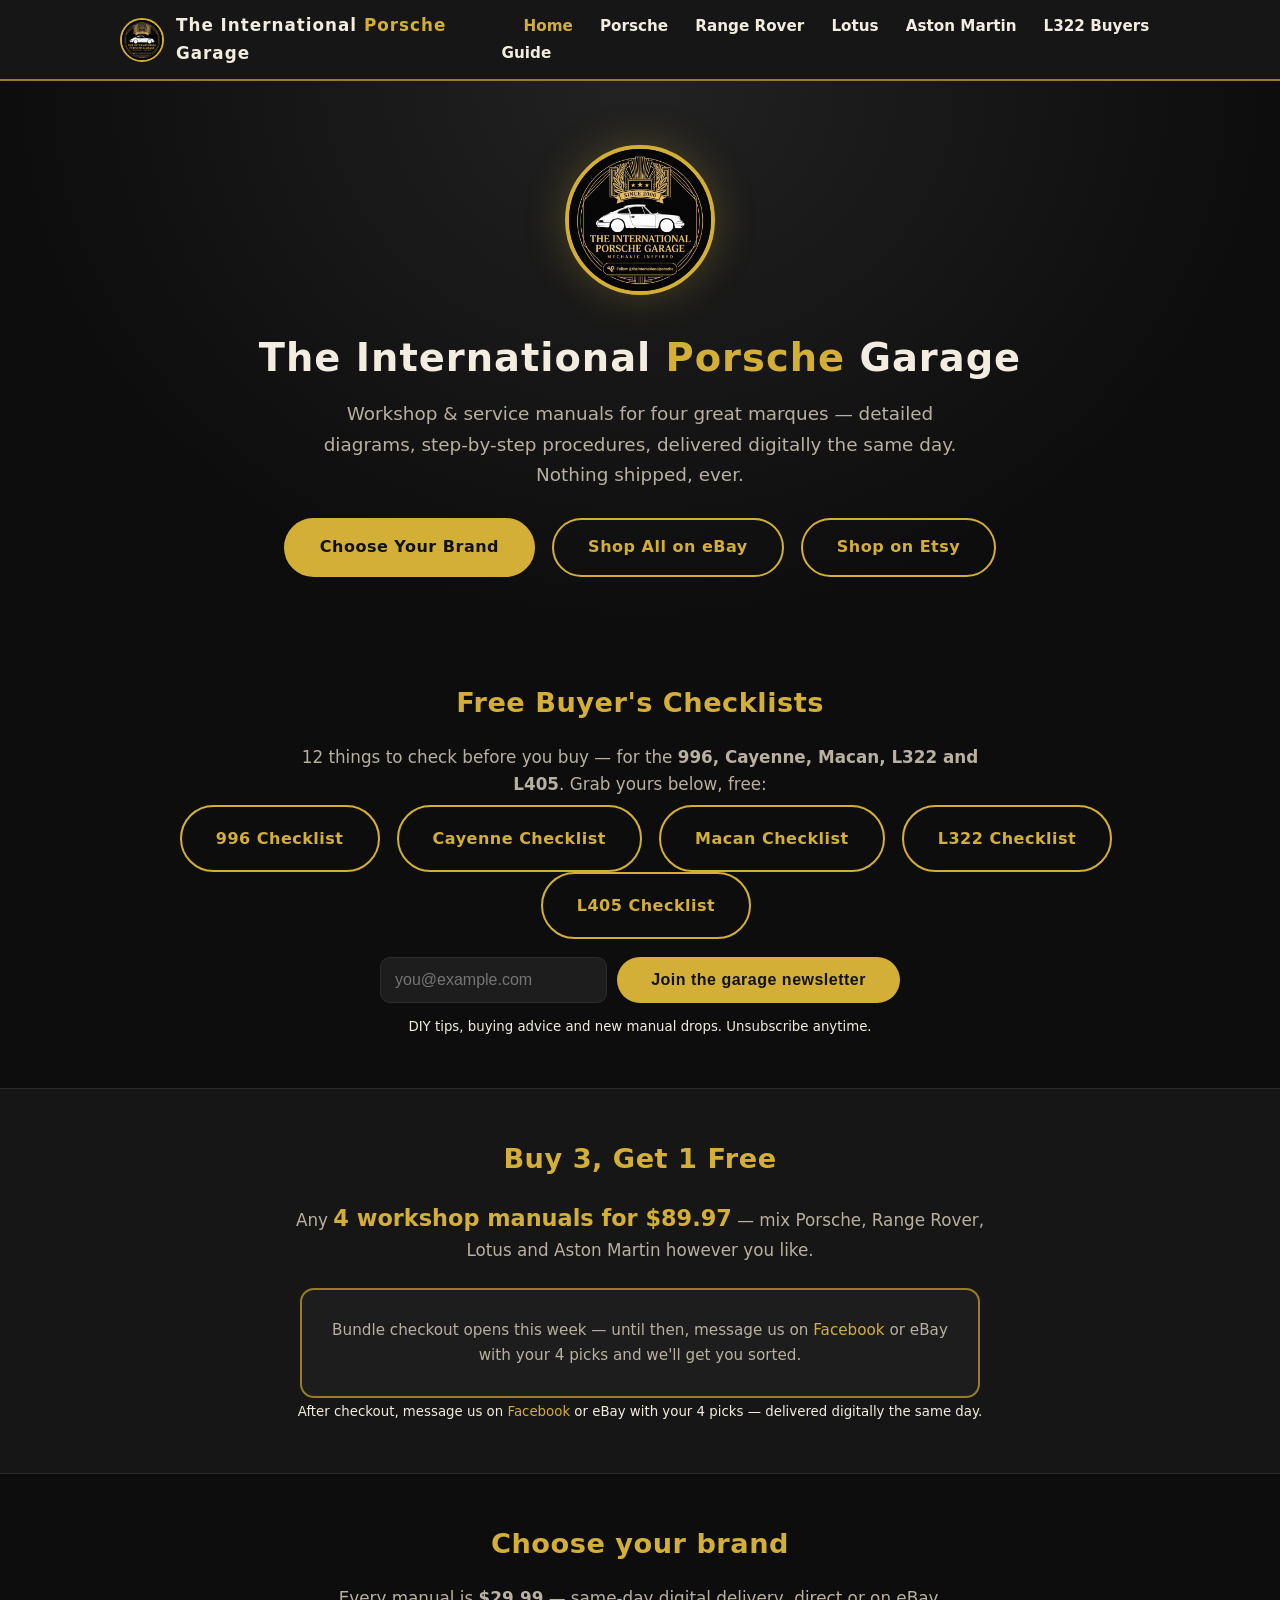
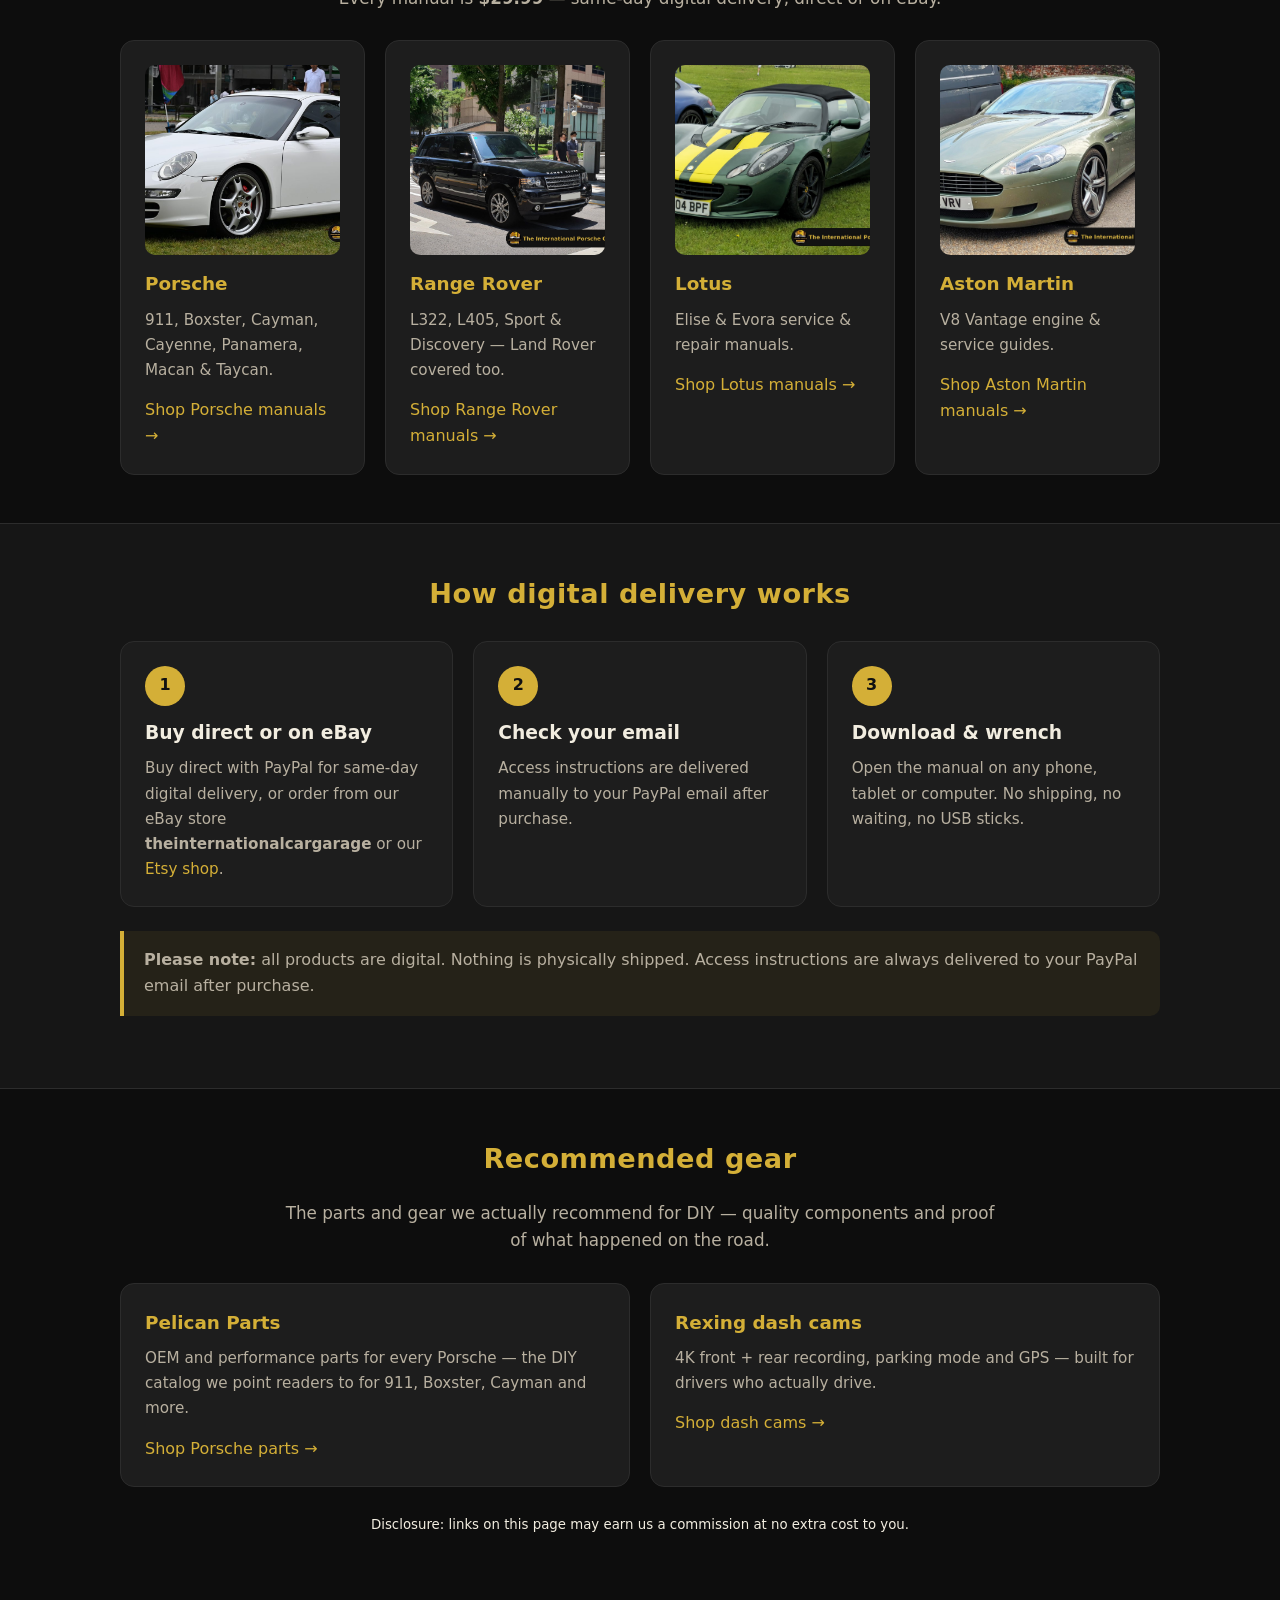
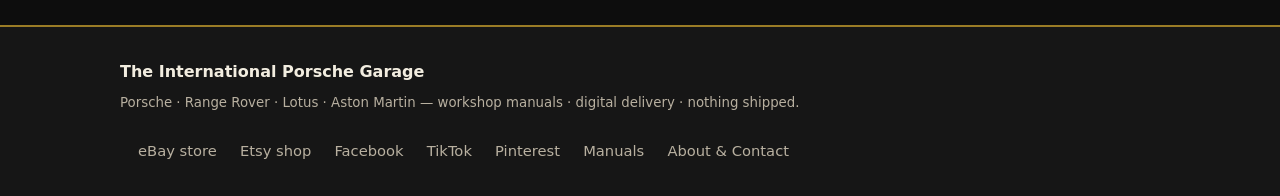
<file: index.html>
<!DOCTYPE html>
<html lang="en">
<head>
  <meta charset="utf-8">
  <meta name="viewport" content="width=device-width, initial-scale=1">
  <title>The International Porsche Garage — Workshop Manuals, 4 Brands, Digital Delivery</title>
  <meta name="description" content="Workshop & service manuals for Porsche, Range Rover, Lotus and Aston Martin. Every manual $29.99 — same-day digital delivery, direct or on eBay.">
  <link rel="icon" href="assets/ipg-logo.jpg">
  <link rel="stylesheet" href="styles.css">
  <script src="https://www.paypal.com/sdk/js?client-id=BAACAXDh_GmUXd4wZb-8EBJlsgw_2A9mJOTpD0rXL8noN7NnNL7IlCgoK8mFamyL8GmLKQq5UxAEnn_iks&amp;components=hosted-buttons&amp;enable-funding=venmo&amp;currency=USD"></script>
</head>
<body>
<!-- Tradebit buyer greeting: shows only when ?tb=<slug> is present (2026-10-21) -->
<div id="tb-banner" hidden style="background:#0d0d0d;border-bottom:3px solid #d4af37;color:#f5f5f5;text-align:center;padding:14px 18px;font-family:inherit;">
  <div style="max-width:900px;margin:0 auto;">
    <div style="color:#d4af37;font-weight:700;font-size:1.05em;margin-bottom:4px;">Thank you for your Tradebit purchase</div>
    <div><span data-tb-title></span> &mdash; your secure download instructions are on the way to the email address you used at checkout.</div>
  </div>
</div>
<script>
(function(){
  try {
    var slug = new URLSearchParams(window.location.search).get('tb');
    if (!slug) return;
    slug = slug.replace(/\/+$/, '');
    var titles = {
    'lotus-elise-2004-2011': 'Lotus Elise 2004-2011 Workshop Manual',
    'porsche-911-991-2012-2019': 'Porsche 911 991 2012-2019 Workshop Manual',
    'range-rover-l460-2022-2026': 'Range Rover L460 2022-2026 Workshop Manual',
    'range-rover-sport-l320-2005-2013': 'Range Rover Sport L320 2005-2013 Workshop Manual',
    'land-rover-discovery-4-lr4-2009-2016': 'Land Rover Discovery 4 LR4 2009-2016 Workshop Manual',
    'porsche-911-carrera-1972-1976': 'Porsche 911 Carrera 1972-1976 Workshop Manual',
    'porsche-macan-2014-2018': 'Porsche Macan 2014-2018 Workshop Manual',
    'porsche-panamera-970-2014-2016': 'Porsche Panamera 970 2014-2016 Workshop Manual',
    'porsche-968-1992-1995': 'Porsche 968 1992-1995 Workshop Manual',
    'porsche-macan-s-turbo-2014-2018': 'Porsche Macan S Turbo 2014-2018 Workshop Manual',
    'lotus-evora-2009-2021': 'Lotus Evora 2009-2021 Workshop Manual',
    'land-rover-defender-1983-2012': 'Land Rover Defender 1983-2012 Workshop Manual',
    'land-rover-discovery-3-lr3-2004-2009': 'Land Rover Discovery 3 LR3 2004-2009 Workshop Manual',
    'range-rover-evoque-2011-2013': 'Range Rover Evoque 2011-2013 Workshop Manual',
    'porsche-boxster-cayman-986-987-981-1997-2016': 'Porsche Boxster Cayman 986/987/981 1997-2016 Workshop Manual',
    'porsche-928-1978-1995': 'Porsche 928 1978-1995 Workshop Manual',
    'porsche-911-997-2004-2012': 'Porsche 911 997 2004-2012 Workshop Manual',
    'porsche-911-996-1997-2006': 'Porsche 911 996 1997-2006 Workshop Manual',
    'porsche-911-996-gt2-gt3-1997-2006': 'Porsche 911 996 GT2 GT3 1997-2006 Workshop Manual',
    'land-rover-defender-l633-2020-2027': 'Land Rover Defender L633 2020-2027 Workshop Manual',
    'bmw-e46-3-series-1997-2006': 'BMW E46 3 Series 1997-2006 Workshop Manual',
    'aston-martin-db7-db9-vantage-1994-2018': 'Aston Martin DB7 DB9 Vantage 1994-2018 Workshop Manual',
    'range-rover-l405-2012-2021': 'Range Rover L405 2012-2021 Workshop Manual',
    'range-rover-sport-l494-2014-2022': 'Range Rover Sport L494 2014-2022 Workshop Manual',
    'land-rover-discovery-1-1989-1998': 'Land Rover Discovery 1 1989-1998 Workshop Manual',
    'land-rover-discovery-2-1999-2004': 'Land Rover Discovery 2 1999-2004 Workshop Manual',
    'range-rover-p38-1994-2001': 'Range Rover P38 1994-2001 Workshop Manual',
    'porsche-924-1976-1988': 'Porsche 924 1976-1988 Workshop Manual',
    'porsche-cayenne-2003-2018': 'Porsche Cayenne 2003-2018 Workshop Manual',
    'porsche-cayenne-s-turbo-2003-2018': 'Porsche Cayenne S Turbo 2003-2018 Workshop Manual',
    'porsche-912e-1968-1972': 'Porsche 912E 1968-1972 Workshop Manual',
    'land-rover-discovery-5-2017-2026': 'Land Rover Discovery 5 2017-2026 Workshop Manual',
    'porsche-944-1982-1991': 'Porsche 944 1982-1991 Workshop Manual',
    'porsche-914-1969-1976': 'Porsche 914 1969-1976 Workshop Manual',
    'jeep-wrangler-2000-2006': 'Jeep Wrangler 2000-2006 Workshop Manual',
    'range-rover-l322-2001-2013': 'Range Rover L322 2001-2013 Workshop Service Repair Manual'
    };
    var title = titles[slug] || 'Workshop manual';
    var el = document.querySelector('#tb-banner [data-tb-title]');
    if (el) el.textContent = title;
    document.getElementById('tb-banner').hidden = false;
  } catch (e) { /* banner stays hidden; page unaffected */ }
})();
</script>


<header class="site">
  <div class="wrap nav">
    <a class="brand" href="index.html">
      <img src="assets/ipg-logo.jpg" alt="The International Porsche Garage logo">
      <span>The International <em>Porsche</em> Garage</span>
    </a>
    <nav class="links">
      <a href="index.html" class="active">Home</a>
      <a href="brands/porsche.html">Porsche</a>
      <a href="brands/range-rover.html">Range Rover</a>
      <a href="brands/lotus.html">Lotus</a>
      <a href="brands/aston-martin.html">Aston Martin</a>
      <a href="l322-buyers-guide.pdf">L322 Buyers Guide</a>
    </nav>
  </div>
</header>

<div class="hero">
  <img class="logo" src="assets/ipg-logo.jpg" alt="The International Porsche Garage logo">
  <h1>The International <span class="gold">Porsche</span> Garage</h1>
  <p class="tag">Workshop &amp; service manuals for four great marques — detailed diagrams, step-by-step procedures, delivered digitally the same day. Nothing shipped, ever.</p>
  <a class="btn" href="#brands">Choose Your Brand</a>
  <a class="btn ghost" href="https://ebay.com/inf/internationalporschegarage?mkcid=1&mkrid=711-53200-19255-0&siteid=0&campid=5339212462&toolid=80008&mkevt=1" rel="noopener">Shop All on eBay</a>
  <a class="btn ghost" href="https://internationalgarage.etsy.com" rel="noopener">Shop on Etsy</a>
</div>

<section class="block" id="checklist">
  <div class="wrap">
    <h2 class="center">Free Buyer's Checklists</h2>
    <p class="lead center" style="margin:0 auto 6px;">12 things to check before you buy — for the <strong>996, Cayenne, Macan, L322 and L405</strong>. Grab yours below, free:</p>
    <p class="center" style="line-height:2.2;">
      <a class="btn ghost" href="996-buyers-checklist.pdf">996 Checklist</a>
      <a class="btn ghost" href="cayenne-buyers-checklist.pdf">Cayenne Checklist</a>
      <a class="btn ghost" href="macan-buyers-checklist.pdf">Macan Checklist</a>
      <a class="btn ghost" href="l322-buyers-checklist.pdf">L322 Checklist</a>
      <a class="btn ghost" href="l405-buyers-checklist.pdf">L405 Checklist</a>
    </p>
    <form class="signup" action="https://buttondown.com/api/emails/embed-subscribe/theinternational" method="post" target="popupwindow" onsubmit="window.open('https://buttondown.com/theinternational','popupwindow')">
      <input type="email" name="email" placeholder="you@example.com" required aria-label="Email address">
      <input type="submit" class="btn" value="Join the garage newsletter">
    </form>
    <p class="center"><small>DIY tips, buying advice and new manual drops. Unsubscribe anytime.</small></p>
  </div>
</section>

<section class="block alt" id="bundle">
  <div class="wrap">
    <h2 class="center">Buy 3, Get 1 Free</h2>
    <p class="lead center" style="margin:0 auto 6px;">Any <span class="bundle-price">4 workshop manuals for $89.97</span> — mix Porsche, Range Rover, Lotus and Aston Martin however you like.</p>
    <div class="buybox" id="bundle-box"></div>
    <p class="center"><small>After checkout, message us on <a href="https://www.facebook.com/theinternationalporschegarage" rel="noopener">Facebook</a> or eBay with your 4 picks — delivered digitally the same day.</small></p>
  </div>
</section>

<section class="block" id="brands">
  <div class="wrap">
    <h2 class="center">Choose your brand</h2>
    <p class="lead center" style="margin:0 auto;">Every manual is <strong>$29.99</strong> — same-day digital delivery, direct or on eBay.</p>
    <div class="grid">
      <div class="card brand-card">
        <a href="brands/porsche.html"><img src="assets/brands/porsche/ebay-116914563737.jpg" alt="Porsche workshop manuals" loading="lazy"></a>
        <h3>Porsche</h3>
        <p>911, Boxster, Cayman, Cayenne, Panamera, Macan &amp; Taycan.</p>
        <a href="brands/porsche.html">Shop Porsche manuals →</a>
      </div>
      <div class="card brand-card">
        <a href="brands/range-rover.html"><img src="assets/brands/range-rover/ebay-116346151803.jpg" alt="Range Rover workshop manuals" loading="lazy"></a>
        <h3>Range Rover</h3>
        <p>L322, L405, Sport &amp; Discovery — Land Rover covered too.</p>
        <a href="brands/range-rover.html">Shop Range Rover manuals →</a>
      </div>
      <div class="card brand-card">
        <a href="brands/lotus.html"><img src="assets/brands/lotus/ebay-116580753707.jpg" alt="Lotus workshop manuals" loading="lazy"></a>
        <h3>Lotus</h3>
        <p>Elise &amp; Evora service &amp; repair manuals.</p>
        <a href="brands/lotus.html">Shop Lotus manuals →</a>
      </div>
      <div class="card brand-card">
        <a href="brands/aston-martin.html"><img src="assets/brands/aston-martin/ebay-116252899234.jpg" alt="Aston Martin workshop manuals" loading="lazy"></a>
        <h3>Aston Martin</h3>
        <p>V8 Vantage engine &amp; service guides.</p>
        <a href="brands/aston-martin.html">Shop Aston Martin manuals →</a>
      </div>
    </div>
  </div>
</section>

<section class="block alt">
  <div class="wrap">
    <h2 class="center">How digital delivery works</h2>
    <div class="steps">
      <div class="step">
        <div class="num">1</div>
        <h3>Buy direct or on eBay</h3>
        <p>Buy direct with PayPal for same-day digital delivery, or order from our eBay store <strong>theinternationalcargarage</strong> or our <a href="https://internationalgarage.etsy.com" rel="noopener">Etsy shop</a>.</p>
      </div>
      <div class="step">
        <div class="num">2</div>
        <h3>Check your email</h3>
        <p>Access instructions are delivered manually to your PayPal email after purchase.</p>
      </div>
      <div class="step">
        <div class="num">3</div>
        <h3>Download &amp; wrench</h3>
        <p>Open the manual on any phone, tablet or computer. No shipping, no waiting, no USB sticks.</p>
      </div>
    </div>
    <div class="note"><strong>Please note:</strong> all products are digital. Nothing is physically shipped. Access instructions are always delivered to your PayPal email after purchase.</div>
  </div>
</section>

<section class="block">   <div class="wrap">     <h2 class="center">Recommended gear</h2>     <p class="lead center" style="margin:0 auto;">The parts and gear we actually recommend for DIY — quality components and proof of what happened on the road.</p>     <div class="grid">       <div class="card"><h3>Pelican Parts</h3><p>OEM and performance parts for every Porsche — the DIY catalog we point readers to for 911, Boxster, Cayman and more.</p><a href="https://click.linksynergy.com/deeplink?id=HTCeAkO/Ac4&mid=43304&murl=https%3A%2F%2Fwww.pelicanparts.com%2FPorsche%2Fcatalog%2Fcatalog.htm" rel="nofollow sponsored noopener">Shop Porsche parts &rarr;</a></div>       <div class="card"><h3>Rexing dash cams</h3><p>4K front + rear recording, parking mode and GPS — built for drivers who actually drive.</p><a href="https://www.kqzyfj.com/click-101884568-15735466?url=https%3A%2F%2Frexing.com%2Fcollections%2Fshop-all-dash-cams" rel="nofollow sponsored noopener">Shop dash cams &rarr;</a></div>     </div>     <p class="center" style="margin-top:1.5rem;"><small>Disclosure: links on this page may earn us a commission at no extra cost to you.</small></p>   </div> </section>

<footer class="site">
  <div class="wrap">
    <div>
      <strong>The International Porsche Garage</strong>
      <small>Porsche · Range Rover · Lotus · Aston Martin — workshop manuals · digital delivery · nothing shipped.</small>
    </div>
    <div class="links">
      <a href="https://ebay.com/inf/internationalporschegarage?mkcid=1&mkrid=711-53200-19255-0&siteid=0&campid=5339212462&toolid=80008&mkevt=1" rel="noopener">eBay store</a>
      <a href="https://internationalgarage.etsy.com" rel="noopener">Etsy shop</a>
      <a href="https://www.facebook.com/theinternationalporschegarage" rel="noopener">Facebook</a>
      <a href="https://www.tiktok.com/@theinternationalporsche" rel="noopener">TikTok</a>
      <a href="https://www.pinterest.com/theinternationalporschegarage/" rel="noopener">Pinterest</a>
      <a href="manuals.html">Manuals</a>
      <a href="about.html">About &amp; Contact</a>
    </div>
  </div>
</footer>

<script>
(function () {
  // Bundle: buy 3 get 1 free — any 4 manuals for $89.97.
  // Peter creates the $89.97 hosted button in PayPal; paste its ID below to go live.
  var BUNDLE_BUTTON_ID = "7VCF7JUK8BPQG";
  var box = document.getElementById("bundle-box");
  if (BUNDLE_BUTTON_ID && window.paypal && paypal.HostedButtons) {
    box.innerHTML = "<h3>Pay with PayPal — $89.97</h3>";
    var div = document.createElement("div");
    div.id = "paypal-container-" + BUNDLE_BUTTON_ID;
    box.appendChild(div);
    paypal.HostedButtons({ hostedButtonId: BUNDLE_BUTTON_ID }).render("#" + div.id);
  } else {
    box.innerHTML = '<p class="muted">Bundle checkout opens this week — until then, message us on ' +
      '<a href="https://www.facebook.com/theinternationalporschegarage" rel="noopener">Facebook</a> ' +
      'or eBay with your 4 picks and we\'ll get you sorted.</p>';
  }
})();
</script>

</body>
</html>
</file>
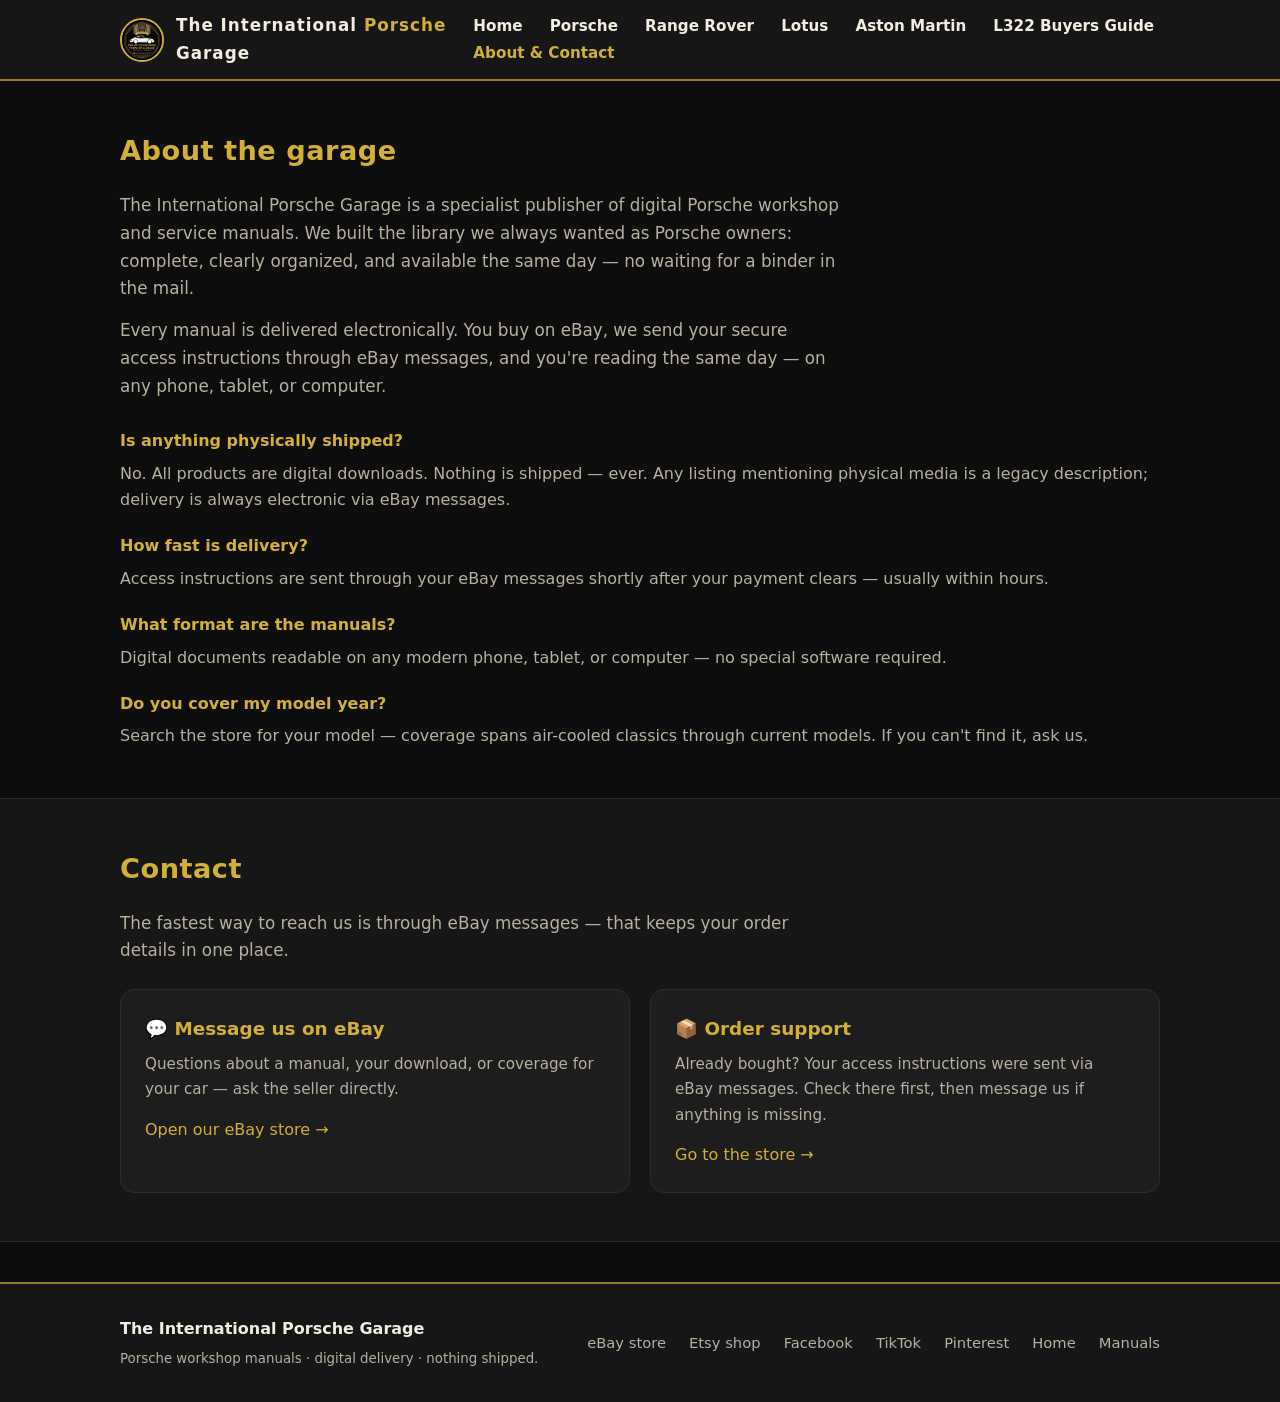
<file: about.html>
<!DOCTYPE html>
<html lang="en">
<head>
  <meta charset="utf-8">
  <meta name="viewport" content="width=device-width, initial-scale=1">
  <title>About &amp; Contact — The International Porsche Garage</title>
  <meta name="description" content="About The International Porsche Garage: digital Porsche workshop manuals with same-day digital delivery. Contact us through eBay messages.">
  <link rel="icon" href="assets/ipg-logo.jpg">
  <link rel="stylesheet" href="styles.css">
</head>
<body>

<header class="site">
  <div class="wrap nav">
    <a class="brand" href="index.html">
      <img src="assets/ipg-logo.jpg" alt="The International Porsche Garage logo">
      <span>The International <em>Porsche</em> Garage</span>
    </a>
    <nav class="links">
      <a href="index.html">Home</a>
      <a href="brands/porsche.html">Porsche</a>
      <a href="brands/range-rover.html">Range Rover</a>
      <a href="brands/lotus.html">Lotus</a>
      <a href="brands/aston-martin.html">Aston Martin</a>
      <a href="l322-buyers-guide.html">L322 Buyers Guide</a>
      <a href="about.html" class="active">About &amp; Contact</a>
    </nav>
  </div>
</header>

<section class="block">
  <div class="wrap">
    <h2>About the garage</h2>
    <p class="lead">The International Porsche Garage is a specialist publisher of digital Porsche workshop and service manuals. We built the library we always wanted as Porsche owners: complete, clearly organized, and available the same day — no waiting for a binder in the mail.</p>
    <p class="lead" style="margin-top:14px;">Every manual is delivered electronically. You buy on eBay, we send your secure access instructions through eBay messages, and you're reading the same day — on any phone, tablet, or computer.</p>

    <dl class="faq" style="margin-top:28px;">
      <dt>Is anything physically shipped?</dt>
      <dd>No. All products are digital downloads. Nothing is shipped — ever. Any listing mentioning physical media is a legacy description; delivery is always electronic via eBay messages.</dd>
      <dt>How fast is delivery?</dt>
      <dd>Access instructions are sent through your eBay messages shortly after your payment clears — usually within hours.</dd>
      <dt>What format are the manuals?</dt>
      <dd>Digital documents readable on any modern phone, tablet, or computer — no special software required.</dd>
      <dt>Do you cover my model year?</dt>
      <dd>Search the store for your model — coverage spans air-cooled classics through current models. If you can't find it, ask us.</dd>
    </dl>
  </div>
</section>

<section class="block alt">
  <div class="wrap">
    <h2>Contact</h2>
    <p class="lead">The fastest way to reach us is through eBay messages — that keeps your order details in one place.</p>
    <div class="grid" style="margin-top:24px;">
      <div class="card">
        <h3>💬 Message us on eBay</h3>
        <p>Questions about a manual, your download, or coverage for your car — ask the seller directly.</p>
        <a href="https://ebay.com/inf/internationalporschegarage?mkcid=1&mkrid=711-53200-19255-0&siteid=0&campid=5339212462&toolid=80008&mkevt=1" rel="noopener">Open our eBay store →</a>
      </div>
      <div class="card">
        <h3>📦 Order support</h3>
        <p>Already bought? Your access instructions were sent via eBay messages. Check there first, then message us if anything is missing.</p>
        <a href="https://ebay.com/inf/internationalporschegarage?mkcid=1&mkrid=711-53200-19255-0&siteid=0&campid=5339212462&toolid=80008&mkevt=1" rel="noopener">Go to the store →</a>
      </div>
    </div>
  </div>
</section>

<footer class="site">
  <div class="wrap">
    <div>
      <strong>The International Porsche Garage</strong>
      <small>Porsche workshop manuals · digital delivery · nothing shipped.</small>
    </div>
    <div class="links">
      <a href="https://ebay.com/inf/internationalporschegarage?mkcid=1&mkrid=711-53200-19255-0&siteid=0&campid=5339212462&toolid=80008&mkevt=1" rel="noopener">eBay store</a>
      <a href="https://internationalgarage.etsy.com" rel="noopener">Etsy shop</a>
      <a href="https://www.facebook.com/theinternationalporschegarage" rel="noopener">Facebook</a>
      <a href="https://www.tiktok.com/@theinternationalporsche" rel="noopener">TikTok</a>
      <a href="https://www.pinterest.com/theinternationalporschegarage/" rel="noopener">Pinterest</a>
      <a href="index.html">Home</a>
      <a href="manuals.html">Manuals</a>
    </div>
  </div>
</footer>

</body>
</html>
</file>
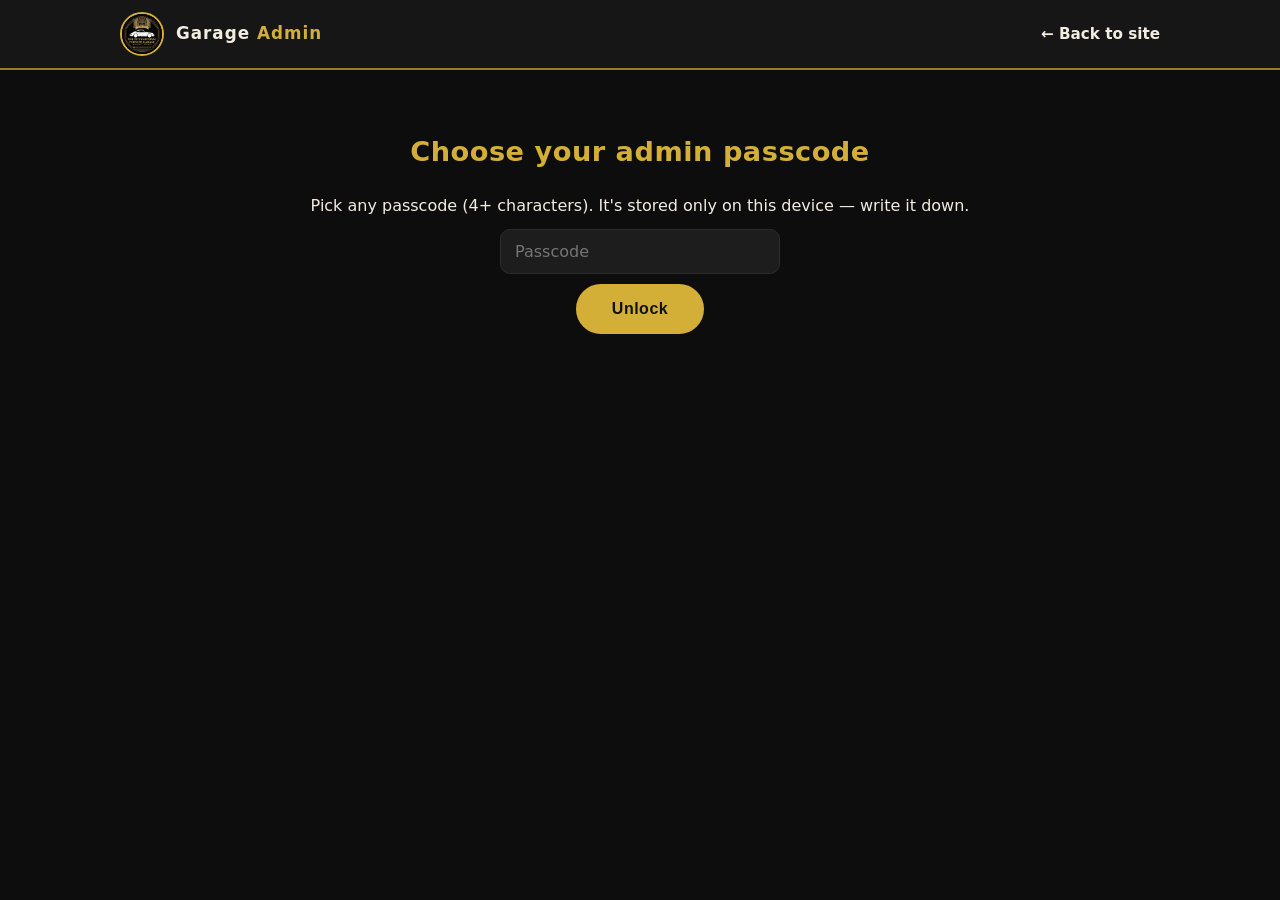
<file: admin.html>
<!DOCTYPE html>
<html lang="en">
<head>
  <meta charset="utf-8">
  <meta name="viewport" content="width=device-width, initial-scale=1">
  <title>Site Admin — The International Porsche Garage</title>
  <meta name="robots" content="noindex, nofollow">
  <link rel="icon" href="assets/ipg-logo.jpg">
  <link rel="stylesheet" href="styles.css">
</head>
<body>

<header class="site">
  <div class="wrap nav">
    <a class="brand" href="index.html">
      <img src="assets/ipg-logo.jpg" alt="logo">
      <span>Garage <em>Admin</em></span>
    </a>
    <nav class="links"><a href="index.html">← Back to site</a></nav>
  </div>
</header>

<!-- PASSCODE GATE -->
<div id="gate" class="admin-wrap passgate" style="display:none;">
  <h2 id="gate-title">Enter your admin passcode</h2>
  <p class="hint" id="gate-hint">First time here? Pick any passcode you like — it's stored only on this device.</p>
  <input type="text" id="gate-input" inputmode="numeric" autocomplete="off" placeholder="Passcode" style="max-width:280px;margin:10px auto;display:block;">
  <button class="btn" id="gate-btn">Unlock</button>
  <p class="hint" id="gate-err" style="color:#e88;"></p>
</div>

<!-- MAIN ADMIN -->
<div id="admin" class="admin admin-wrap" style="display:none;">
  <h2>Brand page editor</h2>
  <div class="note" style="margin-top:12px;">
    <strong>How this works (plain English):</strong>
    <ol style="margin:8px 0 0 18px;color:var(--muted);font-size:.95rem;">
      <li>Pick a brand tab below.</li>
      <li>Change the text, prices, or pictures — what you see in the preview boxes is what the page will show.</li>
      <li>To add pictures from your phone, tap <em>Add pictures</em> and pick photos. Tap a picture's <strong>★</strong> to make it the big top image, <strong>×</strong> to remove one.</li>
      <li>When done, choose how to save:
        <br><strong>Download updated files</strong> — saves the new page info + pictures to your phone. Send them to Edison and he'll put them live.
        <br><strong>Publish live now</strong> — puts your changes on the website yourself within a few minutes (needs a one-time setup below).</li>
    </ol>
  </div>

  <div class="tabs" id="tabs"></div>

  <label>Brand name (page title)</label>
  <input type="text" id="f-brand">

  <label>Tagline (the short line under the title)</label>
  <input type="text" id="f-tagline">

  <label>Description paragraphs</label>
  <p class="hint">One paragraph per box section — leave a blank line between paragraphs.</p>
  <textarea id="f-desc" rows="6"></textarea>

  <label>Bullet points (the ✓ list)</label>
  <p class="hint">One point per line.</p>
  <textarea id="f-bullets" rows="5"></textarea>

  <h3 style="color:var(--gold);margin-top:24px;">Products</h3>
  <p class="hint">Each product shows its name, price, description and eBay link on the brand page.</p>
  <div id="products"></div>
  <button class="btn ghost bigbtn" id="add-product" type="button">+ Add a product</button>

  <h3 style="color:var(--gold);margin-top:24px;">Pictures</h3>
  <p class="hint">Tap ★ to make a picture the big top image. Tap × to remove.</p>
  <div class="thumbs" id="thumbs"></div>
  <label class="btn ghost bigbtn" style="text-align:center;cursor:pointer;">+ Add pictures from this device
    <input type="file" id="img-input" accept="image/*" multiple style="display:none;">
  </label>

  <h3 style="color:var(--gold);margin-top:24px;">PayPal checkout</h3>
  <p class="hint">Paste the hosted button ID Edison gives you (PayPal dashboard → Payment Links &amp; Buttons → the button's ID, e.g. ZRVBZSAEA2QKS). Until then the page shows an eBay link instead — nothing breaks.</p>
  <label>PayPal hosted button ID (digital manual)</label>
  <textarea id="f-paypal" rows="2" placeholder="Paste the PayPal hosted button ID here"></textarea>
  <label>PayPal DVD add-on hosted button ID ($24.99)</label>
  <textarea id="f-dvd" rows="2" placeholder="Paste the DVD button ID here"></textarea>

  <h3 style="color:var(--gold);margin-top:24px;">Save your changes</h3>
  <button class="btn bigbtn" id="btn-download" type="button">⬇ Download updated files</button>
  <p class="hint">Saves the page info + any new pictures to this device. Send them to Edison (message or email) and he'll put them live.</p>

  <button class="btn ghost bigbtn" id="btn-publish" type="button">🚀 Publish live now</button>
  <p class="hint">Puts changes on the website yourself — no waiting. One-time setup needed:</p>
  <div class="note">
    <strong>One-time setup (do this once):</strong>
    <ol style="margin:8px 0 0 18px;color:var(--muted);font-size:.92rem;">
      <li>On GitHub, open your profile → Settings → Developer settings → Personal access tokens → Tokens (classic) → <em>Generate new token</em>.</li>
      <li>Give it a name like "garage site editor", tick <strong>repo</strong>, generate, and copy the token.</li>
      <li>Paste it below with your GitHub name and site repository name. The token is stored <strong>only in this browser</strong> — it is never sent anywhere except GitHub when you publish.</li>
    </ol>
    <label style="margin-top:12px;">GitHub username</label>
    <input type="text" id="gh-user" placeholder="e.g. theinternationalporschegarage">
    <label>Repository name</label>
    <input type="text" id="gh-repo" placeholder="e.g. theinternationalporschegarage.github.io">
    <label>Personal access token</label>
    <input type="text" id="gh-token" placeholder="Paste token here" autocomplete="off">
    <button class="btn ghost" id="gh-save" type="button" style="margin-top:6px;">Save setup on this device</button>
  </div>
  <p id="status" style="margin-top:14px;font-weight:700;"></p>
  <p><a id="view-page" href="#" target="_blank">View this brand page →</a></p>
</div>

<script>
(function () {
  "use strict";
  var SLUGS = ["porsche", "range-rover", "lotus", "aston-martin"];
  var NAMES = { porsche: "Porsche", "range-rover": "Range Rover", lotus: "Lotus", "aston-martin": "Aston Martin" };
  var data = {};            // slug -> brand JSON object
  var newFiles = {};       // slug -> [{name, dataUrl, file}]
  var removedGallery = {}; // slug -> [src strings to keep as removed] (we just rebuild array)
  var current = SLUGS[0];

  function $(id) { return document.getElementById(id); }
  function status(msg, ok) {
    var s = $("status"); s.textContent = msg; s.style.color = ok === false ? "#e88" : "#8e8";
  }

  /* ---------- passcode gate ---------- */
  var PASS_KEY = "ipg_admin_pass";
  function showGate() {
    var gate = $("gate"); gate.style.display = "block";
    if (!localStorage.getItem(PASS_KEY)) {
      $("gate-title").textContent = "Choose your admin passcode";
      $("gate-hint").textContent = "Pick any passcode (4+ characters). It's stored only on this device — write it down.";
    }
    $("gate-btn").onclick = function () {
      var v = $("gate-input").value.trim();
      var saved = localStorage.getItem(PASS_KEY);
      if (!saved) {
        if (v.length < 4) { $("gate-err").textContent = "Please use at least 4 characters."; return; }
        localStorage.setItem(PASS_KEY, v);
        enter();
      } else if (v === saved) { enter(); }
      else { $("gate-err").textContent = "Wrong passcode — try again."; }
    };
    $("gate-input").addEventListener("keydown", function (e) { if (e.key === "Enter") $("gate-btn").click(); });
  }
  function enter() { $("gate").style.display = "none"; $("admin").style.display = "block"; boot(); }

  /* ---------- load brand data ---------- */
  function boot() {
    if (!location.protocol.startsWith("http")) {
      status("Note: open this page from the live site (or a local server) to edit — file:// cannot load the brand data.", false);
    }
    var tabs = $("tabs");
    SLUGS.forEach(function (slug) {
      var b = document.createElement("button");
      b.textContent = NAMES[slug]; b.dataset.slug = slug;
      if (slug === current) b.classList.add("active");
      b.onclick = function () { saveFormToData(); current = slug; renderAll(); };
      tabs.appendChild(b);
    });
    var loads = SLUGS.map(function (slug) {
      return fetch("brands/" + slug + ".json").then(function (r) {
        if (!r.ok) throw 0; return r.json();
      }).then(function (j) { data[slug] = j; newFiles[slug] = []; });
    });
    Promise.all(loads).then(function () {
      $("gh-user").value = localStorage.getItem("ipg_gh_user") || "";
      $("gh-repo").value = localStorage.getItem("ipg_gh_repo") || "";
      $("gh-token").value = localStorage.getItem("ipg_gh_token") || "";
      renderAll();
    }).catch(function () {
      status("Could not load brand data. Open admin.html from the live website (not as a downloaded file).", false);
    });
  }

  function renderAll() {
    document.querySelectorAll("#tabs button").forEach(function (b) {
      b.classList.toggle("active", b.dataset.slug === current);
    });
    var d = data[current];
    $("f-brand").value = d.brand || "";
    $("f-tagline").value = d.tagline || "";
    $("f-desc").value = (d.description_paragraphs || []).join("\n\n");
    $("f-bullets").value = (d.bullets || []).join("\n");
    $("f-paypal").value = d.paypal_button_id || d.paypal_button_html || "";
    $("f-dvd").value = d.dvd_button_id || d.dvd_button_html || "";
    renderProducts(); renderThumbs();
    $("view-page").href = "brands/" + current + ".html";
  }

  /* ---------- products ---------- */
  function saveFormToData() {
    var d = data[current]; if (!d) return;
    d.brand = $("f-brand").value.trim();
    d.tagline = $("f-tagline").value.trim();
    d.description_paragraphs = $("f-desc").value.split(/\n\s*\n/).map(function (s) { return s.trim(); }).filter(Boolean);
    d.bullets = $("f-bullets").value.split("\n").map(function (s) { return s.trim(); }).filter(Boolean);
    d.paypal_button_id = $("f-paypal").value.trim();
    d.dvd_button_id = $("f-dvd").value.trim();
    var prods = [];
    document.querySelectorAll("#products .prod").forEach(function (el) {
      var name = el.querySelector(".p-name").value.trim();
      if (!name) return;
      prods.push({
        name: name,
        price: el.querySelector(".p-price").value.trim() || "$29.99",
        description: el.querySelector(".p-desc").value.trim(),
        ebay_link: el.querySelector(".p-link").value.trim()
      });
    });
    d.products = prods;
  }
  function renderProducts() {
    var d = data[current]; var box = $("products"); box.innerHTML = "";
    (d.products || []).forEach(function (p) { box.appendChild(prodEl(p)); });
  }
  function prodEl(p) {
    p = p || {};
    var el = document.createElement("div"); el.className = "prod";
    el.innerHTML =
      '<label>Product name</label><input type="text" class="p-name" value="">' +
      '<label>Price</label><input type="text" class="p-price" value="">' +
      '<label>Description</label><textarea class="p-desc" rows="2"></textarea>' +
      '<label>eBay link</label><input type="url" class="p-link" value="">' +
      '<button class="btn ghost" type="button" style="margin-top:8px;">Remove product</button>';
    el.querySelector(".p-name").value = p.name || "";
    el.querySelector(".p-price").value = p.price || "";
    el.querySelector(".p-desc").value = p.description || "";
    el.querySelector(".p-link").value = p.ebay_link || "";
    el.querySelector("button").onclick = function () { el.remove(); };
    return el;
  }

  /* ---------- gallery ---------- */
  function galleryList() {
    var d = data[current];
    var list = (d.gallery || []).map(function (g) { return { src: g.src, caption: g.caption || "", isNew: false }; });
    (newFiles[current] || []).forEach(function (nf) { list.push({ src: nf.dataUrl, caption: nf.name, isNew: true, file: nf.file }); });
    return list;
  }
  function renderThumbs() {
    var box = $("thumbs"); box.innerHTML = "";
    var d = data[current];
    galleryList().forEach(function (g, i) {
      var t = document.createElement("div"); t.className = "thumb";
      var heroSrc = d.hero_image;
      var fullSrc = g.isNew ? g.src : g.src.replace("../", "");
      if (!g.isNew && g.src === d.hero_image) t.classList.add("hero");
      if (g.isNew && i === 0 && !d.gallery.length) t.classList.add("hero");
      var img = document.createElement("img"); img.src = g.isNew ? g.src : g.src; img.alt = "";
      var x = document.createElement("button"); x.className = "x"; x.textContent = "×"; x.title = "Remove";
      x.onclick = function () {
        if (g.isNew) {
          newFiles[current] = newFiles[current].filter(function (nf) { return nf.dataUrl !== g.src; });
        } else {
          d.gallery = d.gallery.filter(function (gg) { return gg.src !== g.src; });
          if (d.hero_image === g.src) d.hero_image = (d.gallery[0] || {}).src || "";
        }
        renderThumbs();
      };
      var star = document.createElement("button"); star.className = "makero"; star.textContent = "★ top image"; star.title = "Make the big top image";
      star.onclick = function () {
        if (g.isNew) { status("Save first (download or publish), then set a new picture as the top image.", false); return; }
        d.hero_image = g.src; renderThumbs();
      };
      t.appendChild(img); t.appendChild(x); t.appendChild(star); box.appendChild(t);
    });
  }

  $("img-input").addEventListener("change", function (e) {
    var files = Array.prototype.slice.call(e.target.files || []);
    if (!files.length) return;
    var pending = files.length;
    files.forEach(function (f) {
      var r = new FileReader();
      r.onload = function () {
        var name = "admin-" + Date.now() + "-" + Math.floor(Math.random() * 1e6) + ".jpg";
        newFiles[current].push({ name: name, dataUrl: r.result, file: f });
        renderThumbs();
        if (--pending === 0) status(files.length + " picture(s) added — remember to save (download or publish).", true);
      };
      r.readAsDataURL(f);
    });
    e.target.value = "";
  });

  $("add-product").onclick = function () { $("products").appendChild(prodEl()); };

  /* ---------- save path A: download ---------- */
  function downloadBlob(name, blob) {
    var a = document.createElement("a");
    a.href = URL.createObjectURL(blob); a.download = name;
    document.body.appendChild(a); a.click();
    setTimeout(function () { URL.revokeObjectURL(a.href); a.remove(); }, 2000);
  }
  $("btn-download").onclick = function () {
    saveFormToData();
    var d = data[current];
    downloadBlob(current + ".json", new Blob([JSON.stringify(d, null, 2)], { type: "application/json" }));
    (newFiles[current] || []).forEach(function (nf, i) {
      setTimeout(function () { downloadBlob(nf.name, nf.file); }, 600 * (i + 1));
    });
    status("Downloaded " + current + ".json" + (newFiles[current].length ? " + " + newFiles[current].length + " picture(s)." : "."), true);
  };

  /* ---------- save path B: publish via GitHub API ---------- */
  $("gh-save").onclick = function () {
    localStorage.setItem("ipg_gh_user", $("gh-user").value.trim());
    localStorage.setItem("ipg_gh_repo", $("gh-repo").value.trim());
    localStorage.setItem("ipg_gh_token", $("gh-token").value.trim());
    status("Setup saved on this device.", true);
  };

  function gh(path, method, body) {
    var user = ($("gh-user").value || localStorage.getItem("ipg_gh_user") || "").trim();
    var repo = ($("gh-repo").value || localStorage.getItem("ipg_gh_repo") || "").trim();
    var token = ($("gh-token").value || localStorage.getItem("ipg_gh_token") || "").trim();
    if (!user || !repo || !token) { status("Fill in the GitHub setup above first.", false); return Promise.reject(0); }
    return fetch("https://api.github.com/repos/" + user + "/" + repo + "/contents/" + path, {
      method: method,
      headers: { "Authorization": "token " + token, "Accept": "application/vnd.github+json", "Content-Type": "application/json" },
      body: body ? JSON.stringify(body) : undefined
    }).then(function (r) {
      if (!r.ok) throw new Error("GitHub said " + r.status);
      return r.json();
    });
  }
  function b64(s) {
    var bytes = new TextEncoder().encode(s); var bin = "";
    bytes.forEach(function (b) { bin += String.fromCharCode(b); });
    return btoa(bin);
  }
  function dataUrlToB64(du) { return du.split(",")[1]; }

  $("btn-publish").onclick = function () {
    saveFormToData();
    var d = data[current];
    status("Publishing… uploading pictures first.", true);
    var uploads = (newFiles[current] || []).map(function (nf) {
      var path = "assets/brands/" + current + "/" + nf.name;
      return gh(path, "PUT", { message: "Admin: add " + nf.name, content: dataUrlToB64(nf.dataUrl) })
        .then(function () {
          d.gallery.push({ src: "../" + path, caption: nf.file.name.replace(/\.[^.]+$/, "").replace(/[-_]/g, " ") });
        });
    });
    Promise.all(uploads).then(function () {
      newFiles[current] = [];
      var jsonStr = JSON.stringify(d, null, 2);
      return gh("brands/" + current + ".json", "GET").then(function (existing) {
        return gh("brands/" + current + ".json", "PUT", { message: "Admin: update " + current + " page", content: b64(jsonStr), sha: existing.sha });
      }, function () {
        return gh("brands/" + current + ".json", "PUT", { message: "Admin: update " + current + " page", content: b64(jsonStr) });
      });
    }).then(function () {
      renderThumbs();
      status("✓ Published! The " + NAMES[current] + " page will update on the website within a few minutes.", true);
    }).catch(function (err) {
      if (err !== 0) status("Publish failed: " + (err.message || err) + ". Check the token has 'repo' permission.", false);
    });
  };

  showGate();
})();
</script>
</body>
</html>
</file>
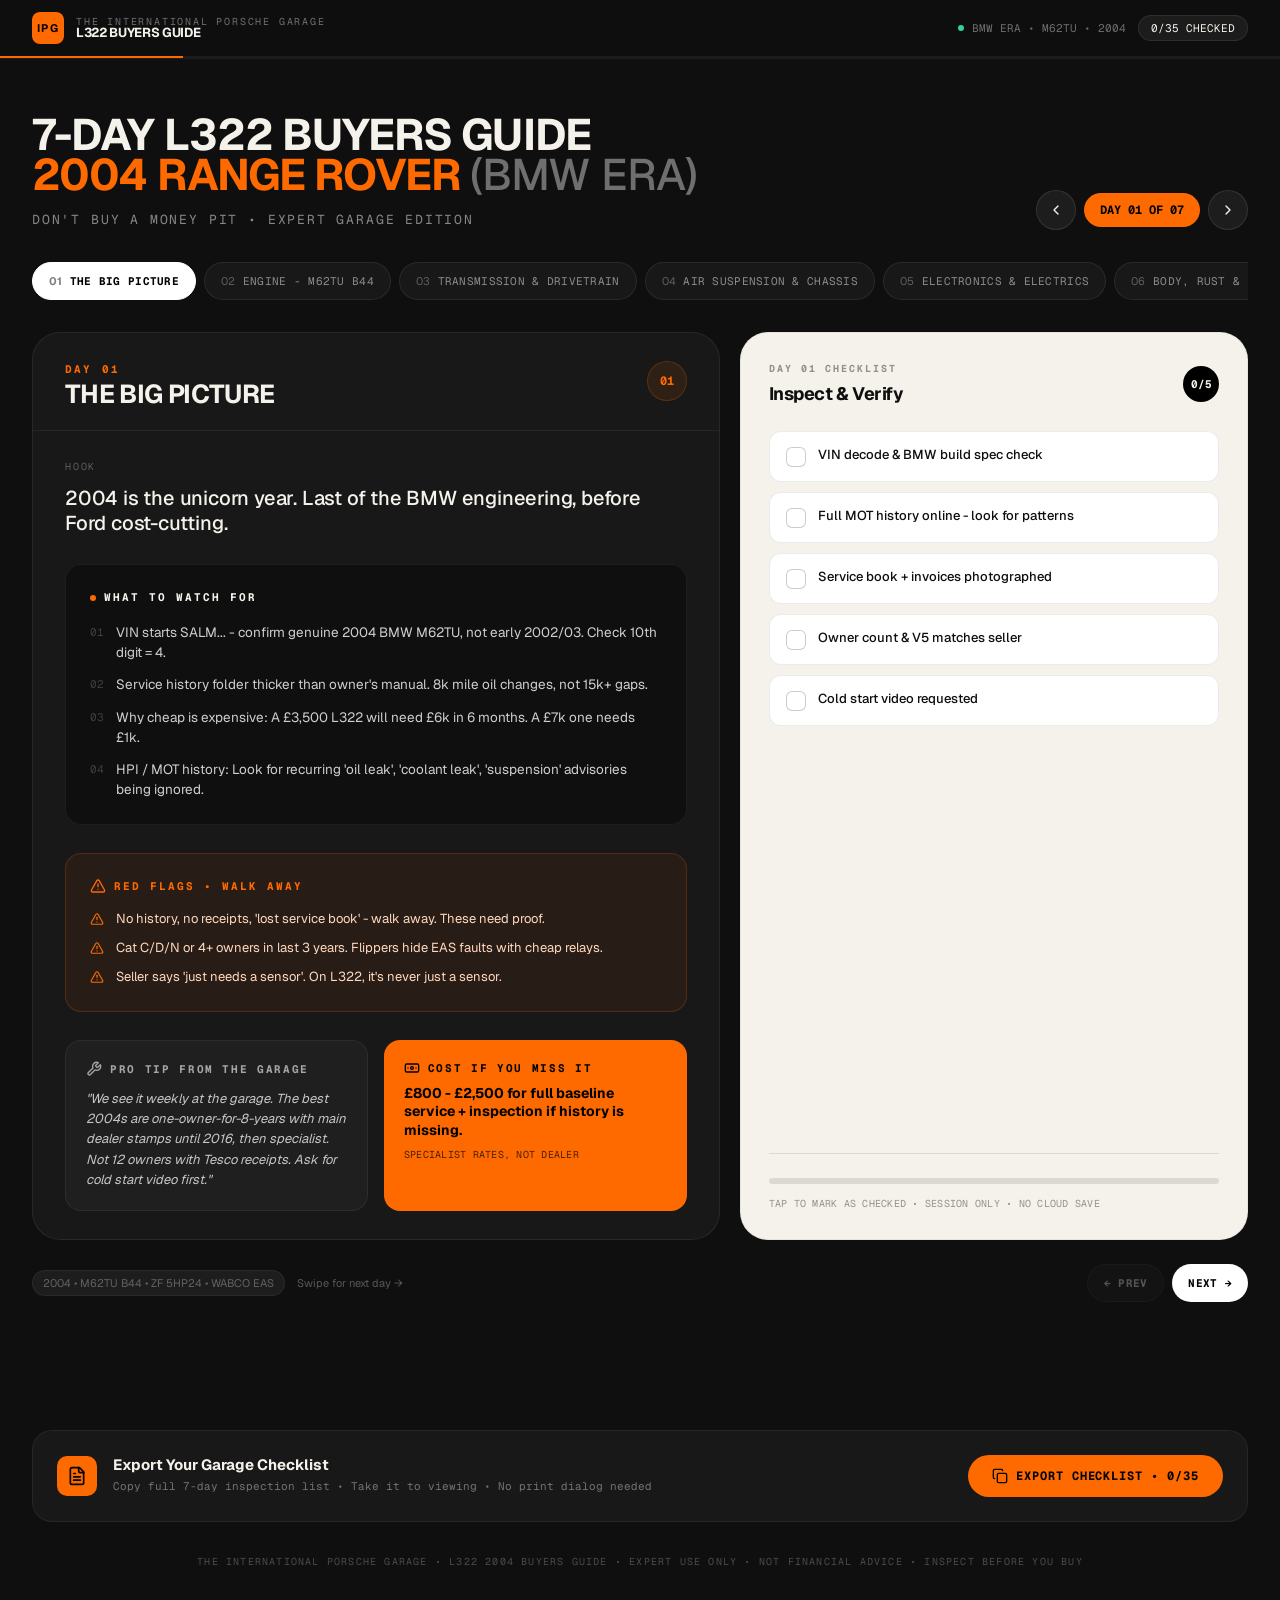
<file: l322-buyers-guide.html>
<!DOCTYPE html>
<html lang="en">
<head><style>
@font-face {
  font-family: "Optimistic";
  font-style: normal;
  font-weight: 400 600;
  font-display: swap;
  src: url("/fonts/OptimisticAI_VF_Optimized.woff2") format("woff2");
}
@font-face {
  font-family: "Optimistic Mono";
  font-style: normal;
  font-weight: 400;
  font-display: swap;
  src: url("/fonts/OptimisticMono_W_TextRegular.woff2") format("woff2");
}
:where(html) {
  font-family: "Optimistic", system-ui, sans-serif;
}
:where(code, pre, kbd, samp) {
  font-family: "Optimistic Mono", ui-monospace, monospace;
}
</style>
  <meta charset="UTF-8">
  <meta name="viewport" content="width=device-width, initial-scale=1">
  <title>React Artifact</title>
  <style>*,:after,:before{--tw-border-spacing-x:0;--tw-border-spacing-y:0;--tw-translate-x:0;--tw-translate-y:0;--tw-rotate:0;--tw-skew-x:0;--tw-skew-y:0;--tw-scale-x:1;--tw-scale-y:1;--tw-pan-x: ;--tw-pan-y: ;--tw-pinch-zoom: ;--tw-scroll-snap-strictness:proximity;--tw-gradient-from-position: ;--tw-gradient-via-position: ;--tw-gradient-to-position: ;--tw-ordinal: ;--tw-slashed-zero: ;--tw-numeric-figure: ;--tw-numeric-spacing: ;--tw-numeric-fraction: ;--tw-ring-inset: ;--tw-ring-offset-width:0px;--tw-ring-offset-color:#fff;--tw-ring-color:rgba(59,130,246,.5);--tw-ring-offset-shadow:0 0 #0000;--tw-ring-shadow:0 0 #0000;--tw-shadow:0 0 #0000;--tw-shadow-colored:0 0 #0000;--tw-blur: ;--tw-brightness: ;--tw-contrast: ;--tw-grayscale: ;--tw-hue-rotate: ;--tw-invert: ;--tw-saturate: ;--tw-sepia: ;--tw-drop-shadow: ;--tw-backdrop-blur: ;--tw-backdrop-brightness: ;--tw-backdrop-contrast: ;--tw-backdrop-grayscale: ;--tw-backdrop-hue-rotate: ;--tw-backdrop-invert: ;--tw-backdrop-opacity: ;--tw-backdrop-saturate: ;--tw-backdrop-sepia: ;--tw-contain-size: ;--tw-contain-layout: ;--tw-contain-paint: ;--tw-contain-style: }::backdrop{--tw-border-spacing-x:0;--tw-border-spacing-y:0;--tw-translate-x:0;--tw-translate-y:0;--tw-rotate:0;--tw-skew-x:0;--tw-skew-y:0;--tw-scale-x:1;--tw-scale-y:1;--tw-pan-x: ;--tw-pan-y: ;--tw-pinch-zoom: ;--tw-scroll-snap-strictness:proximity;--tw-gradient-from-position: ;--tw-gradient-via-position: ;--tw-gradient-to-position: ;--tw-ordinal: ;--tw-slashed-zero: ;--tw-numeric-figure: ;--tw-numeric-spacing: ;--tw-numeric-fraction: ;--tw-ring-inset: ;--tw-ring-offset-width:0px;--tw-ring-offset-color:#fff;--tw-ring-color:rgba(59,130,246,.5);--tw-ring-offset-shadow:0 0 #0000;--tw-ring-shadow:0 0 #0000;--tw-shadow:0 0 #0000;--tw-shadow-colored:0 0 #0000;--tw-blur: ;--tw-brightness: ;--tw-contrast: ;--tw-grayscale: ;--tw-hue-rotate: ;--tw-invert: ;--tw-saturate: ;--tw-sepia: ;--tw-drop-shadow: ;--tw-backdrop-blur: ;--tw-backdrop-brightness: ;--tw-backdrop-contrast: ;--tw-backdrop-grayscale: ;--tw-backdrop-hue-rotate: ;--tw-backdrop-invert: ;--tw-backdrop-opacity: ;--tw-backdrop-saturate: ;--tw-backdrop-sepia: ;--tw-contain-size: ;--tw-contain-layout: ;--tw-contain-paint: ;--tw-contain-style: }/*! tailwindcss v3.4.18 | MIT License | https://tailwindcss.com*/*,:after,:before{box-sizing:border-box;border:0 solid #e5e7eb}:after,:before{--tw-content:""}:host,html{line-height:1.5;-webkit-text-size-adjust:100%;-moz-tab-size:4;-o-tab-size:4;tab-size:4;font-family:ui-sans-serif,system-ui,sans-serif,Apple Color Emoji,Segoe UI Emoji,Segoe UI Symbol,Noto Color Emoji;font-feature-settings:normal;font-variation-settings:normal;-webkit-tap-highlight-color:transparent}body{line-height:inherit}hr{height:0;color:inherit;border-top-width:1px}abbr:where([title]){-webkit-text-decoration:underline dotted;text-decoration:underline dotted}h1,h2,h3,h4,h5,h6{font-size:inherit;font-weight:inherit}a{color:inherit;text-decoration:inherit}b,strong{font-weight:bolder}code,kbd,pre,samp{font-family:ui-monospace,SFMono-Regular,Menlo,Monaco,Consolas,Liberation Mono,Courier New,monospace;font-feature-settings:normal;font-variation-settings:normal;font-size:1em}small{font-size:80%}sub,sup{font-size:75%;line-height:0;position:relative;vertical-align:baseline}sub{bottom:-.25em}sup{top:-.5em}table{text-indent:0;border-color:inherit;border-collapse:collapse}button,input,optgroup,select,textarea{font-family:inherit;font-feature-settings:inherit;font-variation-settings:inherit;font-size:100%;font-weight:inherit;line-height:inherit;letter-spacing:inherit;color:inherit;margin:0;padding:0}button,select{text-transform:none}button,input:where([type=button]),input:where([type=reset]),input:where([type=submit]){-webkit-appearance:button;background-color:transparent;background-image:none}:-moz-focusring{outline:auto}:-moz-ui-invalid{box-shadow:none}progress{vertical-align:baseline}::-webkit-inner-spin-button,::-webkit-outer-spin-button{height:auto}[type=search]{-webkit-appearance:textfield;outline-offset:-2px}::-webkit-search-decoration{-webkit-appearance:none}::-webkit-file-upload-button{-webkit-appearance:button;font:inherit}summary{display:list-item}blockquote,dd,dl,figure,h1,h2,h3,h4,h5,h6,hr,p,pre{margin:0}fieldset{margin:0}fieldset,legend{padding:0}menu,ol,ul{list-style:none;margin:0;padding:0}dialog{padding:0}textarea{resize:vertical}input::-moz-placeholder,textarea::-moz-placeholder{opacity:1;color:#9ca3af}input::placeholder,textarea::placeholder{opacity:1;color:#9ca3af}[role=button],button{cursor:pointer}:disabled{cursor:default}audio,canvas,embed,iframe,img,object,svg,video{display:block;vertical-align:middle}img,video{max-width:100%;height:auto}[hidden]:where(:not([hidden=until-found])){display:none}.container{width:100%}@media (min-width:640px){.container{max-width:640px}}@media (min-width:768px){.container{max-width:768px}}@media (min-width:1024px){.container{max-width:1024px}}@media (min-width:1280px){.container{max-width:1280px}}@media (min-width:1536px){.container{max-width:1536px}}.fixed{position:fixed}.absolute{position:absolute}.relative{position:relative}.sticky{position:sticky}.inset-0{inset:0}.top-0{top:0}.z-40{z-index:40}.z-50{z-index:50}.mx-auto{margin-left:auto;margin-right:auto}.mb-2{margin-bottom:.5rem}.mb-3{margin-bottom:.75rem}.mb-4{margin-bottom:1rem}.mb-6{margin-bottom:1.5rem}.mt-1{margin-top:.25rem}.mt-2{margin-top:.5rem}.mt-3{margin-top:.75rem}.mt-4{margin-top:1rem}.mt-6{margin-top:1.5rem}.mt-8{margin-top:2rem}.mt-\[1px\]{margin-top:1px}.mt-\[2px\]{margin-top:2px}.block{display:block}.flex{display:flex}.grid{display:grid}.hidden{display:none}.h-1\.5{height:.375rem}.h-10{height:2.5rem}.h-3\.5{height:.875rem}.h-4{height:1rem}.h-5{height:1.25rem}.h-8{height:2rem}.h-9{height:2.25rem}.h-\[2px\]{height:2px}.h-\[56px\]{height:56px}.h-full{height:100%}.max-h-\[85vh\]{max-height:85vh}.min-h-screen{min-height:100vh}.w-1\.5{width:.375rem}.w-10{width:2.5rem}.w-3\.5{width:.875rem}.w-4{width:1rem}.w-5{width:1.25rem}.w-8{width:2rem}.w-9{width:2.25rem}.w-full{width:100%}.min-w-full{min-width:100%}.max-w-\[1280px\]{max-width:1280px}.max-w-\[640px\]{max-width:640px}.flex-1{flex:1 1 0%}.shrink-0{flex-shrink:0}@keyframes pulse{50%{opacity:.5}}.animate-pulse{animation:pulse 2s cubic-bezier(.4,0,.6,1) infinite}.snap-x{scroll-snap-type:x var(--tw-scroll-snap-strictness)}.snap-mandatory{--tw-scroll-snap-strictness:mandatory}.snap-center{scroll-snap-align:center}.grid-cols-1{grid-template-columns:repeat(1,minmax(0,1fr))}.flex-col{flex-direction:column}.items-start{align-items:flex-start}.items-end{align-items:flex-end}.items-center{align-items:center}.justify-center{justify-content:center}.justify-between{justify-content:space-between}.gap-2{gap:.5rem}.gap-3{gap:.75rem}.gap-4{gap:1rem}.gap-5{gap:1.25rem}.gap-6{gap:1.5rem}.space-y-2\.5>:not([hidden])~:not([hidden]){--tw-space-y-reverse:0;margin-top:calc(.625rem*(1 - var(--tw-space-y-reverse)));margin-bottom:calc(.625rem*var(--tw-space-y-reverse))}.space-y-3>:not([hidden])~:not([hidden]){--tw-space-y-reverse:0;margin-top:calc(.75rem*(1 - var(--tw-space-y-reverse)));margin-bottom:calc(.75rem*var(--tw-space-y-reverse))}.space-y-7>:not([hidden])~:not([hidden]){--tw-space-y-reverse:0;margin-top:calc(1.75rem*(1 - var(--tw-space-y-reverse)));margin-bottom:calc(1.75rem*var(--tw-space-y-reverse))}.overflow-auto{overflow:auto}.overflow-hidden{overflow:hidden}.overflow-x-auto{overflow-x:auto}.scroll-smooth{scroll-behavior:smooth}.whitespace-pre-wrap{white-space:pre-wrap}.break-words{overflow-wrap:break-word}.rounded-\[10px\]{border-radius:10px}.rounded-\[12px\]{border-radius:12px}.rounded-\[16px\]{border-radius:16px}.rounded-\[20px\]{border-radius:20px}.rounded-\[24px\]{border-radius:24px}.rounded-\[6px\]{border-radius:6px}.rounded-\[8px\]{border-radius:8px}.rounded-full{border-radius:9999px}.border{border-width:1px}.border-b{border-bottom-width:1px}.border-t{border-top-width:1px}.border-\[\#ff6a00\]{--tw-border-opacity:1;border-color:rgb(255 106 0/var(--tw-border-opacity,1))}.border-\[\#ff6a00\]\/20{border-color:rgba(255,106,0,.2)}.border-black{--tw-border-opacity:1;border-color:rgb(0 0 0/var(--tw-border-opacity,1))}.border-black\/10{border-color:rgba(0,0,0,.1)}.border-black\/20{border-color:rgba(0,0,0,.2)}.border-black\/\[0\.06\]{border-color:rgba(0,0,0,.06)}.border-black\/\[0\.08\]{border-color:rgba(0,0,0,.08)}.border-white{--tw-border-opacity:1;border-color:rgb(255 255 255/var(--tw-border-opacity,1))}.border-white\/10{border-color:hsla(0,0%,100%,.1)}.border-white\/\[0\.06\]{border-color:hsla(0,0%,100%,.06)}.border-white\/\[0\.07\]{border-color:hsla(0,0%,100%,.07)}.border-white\/\[0\.08\]{border-color:hsla(0,0%,100%,.08)}.bg-\[\#0f0f0f\]{--tw-bg-opacity:1;background-color:rgb(15 15 15/var(--tw-bg-opacity,1))}.bg-\[\#0f0f0f\]\/90{background-color:hsla(0,0%,6%,.9)}.bg-\[\#181818\]{--tw-bg-opacity:1;background-color:rgb(24 24 24/var(--tw-bg-opacity,1))}.bg-\[\#f5f2eb\]{--tw-bg-opacity:1;background-color:rgb(245 242 235/var(--tw-bg-opacity,1))}.bg-\[\#ff6a00\]{--tw-bg-opacity:1;background-color:rgb(255 106 0/var(--tw-bg-opacity,1))}.bg-\[\#ff6a00\]\/10{background-color:rgba(255,106,0,.1)}.bg-\[\#ff6a00\]\/\[0\.07\]{background-color:rgba(255,106,0,.07)}.bg-black{--tw-bg-opacity:1;background-color:rgb(0 0 0/var(--tw-bg-opacity,1))}.bg-black\/10{background-color:rgba(0,0,0,.1)}.bg-black\/80{background-color:rgba(0,0,0,.8)}.bg-emerald-400{--tw-bg-opacity:1;background-color:rgb(52 211 153/var(--tw-bg-opacity,1))}.bg-white{--tw-bg-opacity:1;background-color:rgb(255 255 255/var(--tw-bg-opacity,1))}.bg-white\/\[0\.03\]{background-color:hsla(0,0%,100%,.03)}.bg-white\/\[0\.04\]{background-color:hsla(0,0%,100%,.04)}.bg-white\/\[0\.06\]{background-color:hsla(0,0%,100%,.06)}.p-4{padding:1rem}.p-5{padding:1.25rem}.p-6{padding:1.5rem}.px-2\.5{padding-left:.625rem;padding-right:.625rem}.px-3{padding-left:.75rem;padding-right:.75rem}.px-4{padding-left:1rem;padding-right:1rem}.px-5{padding-left:1.25rem;padding-right:1.25rem}.px-6{padding-left:1.5rem;padding-right:1.5rem}.py-1{padding-top:.25rem;padding-bottom:.25rem}.py-2{padding-top:.5rem;padding-bottom:.5rem}.py-2\.5{padding-top:.625rem;padding-bottom:.625rem}.py-3{padding-top:.75rem;padding-bottom:.75rem}.py-3\.5{padding-top:.875rem;padding-bottom:.875rem}.py-5{padding-top:1.25rem;padding-bottom:1.25rem}.py-7{padding-top:1.75rem;padding-bottom:1.75rem}.pb-10{padding-bottom:2.5rem}.pb-12{padding-bottom:3rem}.pb-2{padding-bottom:.5rem}.pb-6{padding-bottom:1.5rem}.pt-10{padding-top:2.5rem}.pt-6{padding-top:1.5rem}.pt-7{padding-top:1.75rem}.text-left{text-align:left}.text-center{text-align:center}.font-sans{font-family:ui-sans-serif,system-ui,sans-serif,Apple Color Emoji,Segoe UI Emoji,Segoe UI Symbol,Noto Color Emoji}.text-\[10px\]{font-size:10px}.text-\[11px\]{font-size:11px}.text-\[12px\]{font-size:12px}.text-\[13\.5px\]{font-size:13.5px}.text-\[13px\]{font-size:13px}.text-\[14px\]{font-size:14px}.text-\[15px\]{font-size:15px}.text-\[16px\]{font-size:16px}.text-\[18px\]{font-size:18px}.text-\[22px\]{font-size:22px}.text-\[28px\]{font-size:28px}.font-bold{font-weight:700}.font-medium{font-weight:500}.uppercase{text-transform:uppercase}.italic{font-style:italic}.leading-\[0\.95\]{line-height:.95}.leading-\[0\.9\]{line-height:.9}.leading-\[1\.25\]{line-height:1.25}.leading-\[1\.35\]{line-height:1.35}.leading-\[1\.3\]{line-height:1.3}.leading-\[1\.45\]{line-height:1.45}.leading-\[1\.55\]{line-height:1.55}.leading-\[1\.5\]{line-height:1.5}.leading-\[1\.6\]{line-height:1.6}.leading-tight{line-height:1.25}.tracking-\[-0\.01em\]{letter-spacing:-.01em}.tracking-\[-0\.02em\]{letter-spacing:-.02em}.tracking-\[0\.08em\]{letter-spacing:.08em}.tracking-\[0\.12em\]{letter-spacing:.12em}.tracking-\[0\.14em\]{letter-spacing:.14em}.tracking-\[0\.15em\]{letter-spacing:.15em}.tracking-\[0\.18em\]{letter-spacing:.18em}.tracking-\[0\.2em\]{letter-spacing:.2em}.tracking-tight{letter-spacing:-.025em}.tracking-wide{letter-spacing:.025em}.tracking-widest{letter-spacing:.1em}.text-\[\#0f0f0f\]{--tw-text-opacity:1;color:rgb(15 15 15/var(--tw-text-opacity,1))}.text-\[\#f5f2eb\]{--tw-text-opacity:1;color:rgb(245 242 235/var(--tw-text-opacity,1))}.text-\[\#ff6a00\]{--tw-text-opacity:1;color:rgb(255 106 0/var(--tw-text-opacity,1))}.text-\[\#ffd9bf\]{--tw-text-opacity:1;color:rgb(255 217 191/var(--tw-text-opacity,1))}.text-black{--tw-text-opacity:1;color:rgb(0 0 0/var(--tw-text-opacity,1))}.text-black\/40{color:rgba(0,0,0,.4)}.text-black\/50{color:rgba(0,0,0,.5)}.text-white\/20{color:hsla(0,0%,100%,.2)}.text-white\/25{color:hsla(0,0%,100%,.25)}.text-white\/30{color:hsla(0,0%,100%,.3)}.text-white\/40{color:hsla(0,0%,100%,.4)}.text-white\/50{color:hsla(0,0%,100%,.5)}.text-white\/60{color:hsla(0,0%,100%,.6)}.text-white\/75{color:hsla(0,0%,100%,.75)}.text-white\/80{color:hsla(0,0%,100%,.8)}.line-through{text-decoration-line:line-through}.antialiased{-webkit-font-smoothing:antialiased;-moz-osx-font-smoothing:grayscale}.opacity-70{opacity:.7}.opacity-80{opacity:.8}.shadow-2xl{--tw-shadow:0 25px 50px -12px rgba(0,0,0,.25);--tw-shadow-colored:0 25px 50px -12px var(--tw-shadow-color);box-shadow:var(--tw-ring-offset-shadow,0 0 #0000),var(--tw-ring-shadow,0 0 #0000),var(--tw-shadow)}.filter{filter:var(--tw-blur) var(--tw-brightness) var(--tw-contrast) var(--tw-grayscale) var(--tw-hue-rotate) var(--tw-invert) var(--tw-saturate) var(--tw-sepia) var(--tw-drop-shadow)}.backdrop-blur-\[6px\]{--tw-backdrop-blur:blur(6px)}.backdrop-blur-\[6px\],.backdrop-blur-xl{backdrop-filter:var(--tw-backdrop-blur) var(--tw-backdrop-brightness) var(--tw-backdrop-contrast) var(--tw-backdrop-grayscale) var(--tw-backdrop-hue-rotate) var(--tw-backdrop-invert) var(--tw-backdrop-opacity) var(--tw-backdrop-saturate) var(--tw-backdrop-sepia)}.backdrop-blur-xl{--tw-backdrop-blur:blur(24px)}.transition{transition-property:color,background-color,border-color,text-decoration-color,fill,stroke,opacity,box-shadow,transform,filter,backdrop-filter;transition-timing-function:cubic-bezier(.4,0,.2,1);transition-duration:.15s}.transition-all{transition-property:all;transition-timing-function:cubic-bezier(.4,0,.2,1);transition-duration:.15s}.duration-500{transition-duration:.5s}#root,body,html{min-height:100%}body{margin:0;font-family:Inter,ui-sans-serif,system-ui,-apple-system,BlinkMacSystemFont,Segoe UI,sans-serif}[role=button]:not([aria-disabled=true]),button:not(:disabled),label[for],select:not(:disabled),summary{cursor:pointer}.selection\:bg-\[\#ff6a00\] ::-moz-selection{--tw-bg-opacity:1;background-color:rgb(255 106 0/var(--tw-bg-opacity,1))}.selection\:bg-\[\#ff6a00\] ::selection{--tw-bg-opacity:1;background-color:rgb(255 106 0/var(--tw-bg-opacity,1))}.selection\:text-black ::-moz-selection{--tw-text-opacity:1;color:rgb(0 0 0/var(--tw-text-opacity,1))}.selection\:text-black ::selection{--tw-text-opacity:1;color:rgb(0 0 0/var(--tw-text-opacity,1))}.selection\:bg-\[\#ff6a00\]::-moz-selection{--tw-bg-opacity:1;background-color:rgb(255 106 0/var(--tw-bg-opacity,1))}.selection\:bg-\[\#ff6a00\]::selection{--tw-bg-opacity:1;background-color:rgb(255 106 0/var(--tw-bg-opacity,1))}.selection\:text-black::-moz-selection{--tw-text-opacity:1;color:rgb(0 0 0/var(--tw-text-opacity,1))}.selection\:text-black::selection{--tw-text-opacity:1;color:rgb(0 0 0/var(--tw-text-opacity,1))}.hover\:border-black\/20:hover{border-color:rgba(0,0,0,.2)}.hover\:bg-\[\#f5f2eb\]:hover{--tw-bg-opacity:1;background-color:rgb(245 242 235/var(--tw-bg-opacity,1))}.hover\:bg-\[\#ff7e26\]:hover{--tw-bg-opacity:1;background-color:rgb(255 126 38/var(--tw-bg-opacity,1))}.hover\:bg-white:hover{--tw-bg-opacity:1;background-color:rgb(255 255 255/var(--tw-bg-opacity,1))}.hover\:bg-white\/\[0\.08\]:hover{background-color:hsla(0,0%,100%,.08)}.hover\:bg-white\/\[0\.10\]:hover{background-color:hsla(0,0%,100%,.1)}.hover\:text-white\/80:hover{color:hsla(0,0%,100%,.8)}.disabled\:opacity-30:disabled{opacity:.3}.group:hover .group-hover\:border-black\/30{border-color:rgba(0,0,0,.3)}@media (min-width:768px){.md\:inline{display:inline}.md\:flex{display:flex}.md\:w-auto{width:auto}.md\:grid-cols-2{grid-template-columns:repeat(2,minmax(0,1fr))}.md\:flex-row{flex-direction:row}.md\:items-end{align-items:flex-end}.md\:items-center{align-items:center}.md\:rounded-\[28px\]{border-radius:28px}.md\:p-6{padding:1.5rem}.md\:p-7{padding:1.75rem}.md\:px-8{padding-left:2rem;padding-right:2rem}.md\:pt-14{padding-top:3.5rem}.md\:text-\[13px\]{font-size:13px}.md\:text-\[20px\]{font-size:20px}.md\:text-\[26px\]{font-size:26px}.md\:text-\[44px\]{font-size:44px}}@media (min-width:1024px){.lg\:grid-cols-\[1\.15fr_0\.85fr\]{grid-template-columns:1.15fr .85fr}}</style>
</head>
<body>
  <div id="root"></div>
  
  <script type="module">var lf=Object.create;var{getPrototypeOf:of,defineProperty:Hl,getOwnPropertyNames:uf}=Object;var af=Object.prototype.hasOwnProperty;var Ae=(e,t,n)=>{n=e!=null?lf(of(e)):{};let r=t||!e||!e.__esModule?Hl(n,"default",{value:e,enumerable:!0}):n;for(let l of uf(e))if(!af.call(r,l))Hl(r,l,{get:()=>e[l],enumerable:!0});return r};var wr=(e,t)=>()=>(t||e((t={exports:{}}).exports,t),t.exports);var sf=(e,t)=>{for(var n in t)Hl(e,n,{get:t[n],enumerable:!0,configurable:!0,set:(r)=>t[n]=()=>r})};var cf=(e,t)=>()=>(e&&(t=e(e=0)),t);var wt=wr((_f)=>{var hn=Symbol.for("react.element"),ff=Symbol.for("react.portal"),df=Symbol.for("react.fragment"),pf=Symbol.for("react.strict_mode"),mf=Symbol.for("react.profiler"),hf=Symbol.for("react.provider"),vf=Symbol.for("react.context"),gf=Symbol.for("react.forward_ref"),yf=Symbol.for("react.suspense"),wf=Symbol.for("react.memo"),kf=Symbol.for("react.lazy"),pu=Symbol.iterator;function Sf(e){if(e===null||typeof e!=="object")return null;return e=pu&&e[pu]||e["@@iterator"],typeof e==="function"?e:null}var vu={isMounted:function(){return!1},enqueueForceUpdate:function(){},enqueueReplaceState:function(){},enqueueSetState:function(){}},gu=Object.assign,yu={};function Dt(e,t,n){this.props=e,this.context=t,this.refs=yu,this.updater=n||vu}Dt.prototype.isReactComponent={};Dt.prototype.setState=function(e,t){if(typeof e!=="object"&&typeof e!=="function"&&e!=null)throw Error("setState(...): takes an object of state variables to update or a function which returns an object of state variables.");this.updater.enqueueSetState(this,e,t,"setState")};Dt.prototype.forceUpdate=function(e){this.updater.enqueueForceUpdate(this,e,"forceUpdate")};function wu(){}wu.prototype=Dt.prototype;function Yl(e,t,n){this.props=e,this.context=t,this.refs=yu,this.updater=n||vu}var Kl=Yl.prototype=new wu;Kl.constructor=Yl;gu(Kl,Dt.prototype);Kl.isPureReactComponent=!0;var mu=Array.isArray,ku=Object.prototype.hasOwnProperty,Gl={current:null},Su={key:!0,ref:!0,__self:!0,__source:!0};function xu(e,t,n){var r,l={},o=null,i=null;if(t!=null)for(r in t.ref!==void 0&&(i=t.ref),t.key!==void 0&&(o=""+t.key),t)ku.call(t,r)&&!Su.hasOwnProperty(r)&&(l[r]=t[r]);var u=arguments.length-2;if(u===1)l.children=n;else if(1<u){for(var a=Array(u),c=0;c<u;c++)a[c]=arguments[c+2];l.children=a}if(e&&e.defaultProps)for(r in u=e.defaultProps,u)l[r]===void 0&&(l[r]=u[r]);return{$$typeof:hn,type:e,key:o,ref:i,props:l,_owner:Gl.current}}function xf(e,t){return{$$typeof:hn,type:e.type,key:t,ref:e.ref,props:e.props,_owner:e._owner}}function Xl(e){return typeof e==="object"&&e!==null&&e.$$typeof===hn}function Ef(e){var t={"=":"=0",":":"=2"};return"$"+e.replace(/[=:]/g,function(n){return t[n]})}var hu=/\/+/g;function Ql(e,t){return typeof e==="object"&&e!==null&&e.key!=null?Ef(""+e.key):t.toString(36)}function Sr(e,t,n,r,l){var o=typeof e;if(o==="undefined"||o==="boolean")e=null;var i=!1;if(e===null)i=!0;else switch(o){case"string":case"number":i=!0;break;case"object":switch(e.$$typeof){case hn:case ff:i=!0}}if(i)return i=e,l=l(i),e=r===""?"."+Ql(i,0):r,mu(l)?(n="",e!=null&&(n=e.replace(hu,"$&/")+"/"),Sr(l,t,n,"",function(c){return c})):l!=null&&(Xl(l)&&(l=xf(l,n+(!l.key||i&&i.key===l.key?"":(""+l.key).replace(hu,"$&/")+"/")+e)),t.push(l)),1;if(i=0,r=r===""?".":r+":",mu(e))for(var u=0;u<e.length;u++){o=e[u];var a=r+Ql(o,u);i+=Sr(o,t,n,a,l)}else if(a=Sf(e),typeof a==="function")for(e=a.call(e),u=0;!(o=e.next()).done;)o=o.value,a=r+Ql(o,u++),i+=Sr(o,t,n,a,l);else if(o==="object")throw t=String(e),Error("Objects are not valid as a React child (found: "+(t==="[object Object]"?"object with keys {"+Object.keys(e).join(", ")+"}":t)+"). If you meant to render a collection of children, use an array instead.");return i}function kr(e,t,n){if(e==null)return e;var r=[],l=0;return Sr(e,r,"","",function(o){return t.call(n,o,l++)}),r}function Cf(e){if(e._status===-1){var t=e._result;t=t(),t.then(function(n){if(e._status===0||e._status===-1)e._status=1,e._result=n},function(n){if(e._status===0||e._status===-1)e._status=2,e._result=n}),e._status===-1&&(e._status=0,e._result=t)}if(e._status===1)return e._result.default;throw e._result}var re={current:null},xr={transition:null},Nf={ReactCurrentDispatcher:re,ReactCurrentBatchConfig:xr,ReactCurrentOwner:Gl};function Eu(){throw Error("act(...) is not supported in production builds of React.")}_f.Children={map:kr,forEach:function(e,t,n){kr(e,function(){t.apply(this,arguments)},n)},count:function(e){var t=0;return kr(e,function(){t++}),t},toArray:function(e){return kr(e,function(t){return t})||[]},only:function(e){if(!Xl(e))throw Error("React.Children.only expected to receive a single React element child.");return e}};_f.Component=Dt;_f.Fragment=df;_f.Profiler=mf;_f.PureComponent=Yl;_f.StrictMode=pf;_f.Suspense=yf;_f.__SECRET_INTERNALS_DO_NOT_USE_OR_YOU_WILL_BE_FIRED=Nf;_f.act=Eu;_f.cloneElement=function(e,t,n){if(e===null||e===void 0)throw Error("React.cloneElement(...): The argument must be a React element, but you passed "+e+".");var r=gu({},e.props),l=e.key,o=e.ref,i=e._owner;if(t!=null){if(t.ref!==void 0&&(o=t.ref,i=Gl.current),t.key!==void 0&&(l=""+t.key),e.type&&e.type.defaultProps)var u=e.type.defaultProps;for(a in t)ku.call(t,a)&&!Su.hasOwnProperty(a)&&(r[a]=t[a]===void 0&&u!==void 0?u[a]:t[a])}var a=arguments.length-2;if(a===1)r.children=n;else if(1<a){u=Array(a);for(var c=0;c<a;c++)u[c]=arguments[c+2];r.children=u}return{$$typeof:hn,type:e.type,key:l,ref:o,props:r,_owner:i}};_f.createContext=function(e){return e={$$typeof:vf,_currentValue:e,_currentValue2:e,_threadCount:0,Provider:null,Consumer:null,_defaultValue:null,_globalName:null},e.Provider={$$typeof:hf,_context:e},e.Consumer=e};_f.createElement=xu;_f.createFactory=function(e){var t=xu.bind(null,e);return t.type=e,t};_f.createRef=function(){return{current:null}};_f.forwardRef=function(e){return{$$typeof:gf,render:e}};_f.isValidElement=Xl;_f.lazy=function(e){return{$$typeof:kf,_payload:{_status:-1,_result:e},_init:Cf}};_f.memo=function(e,t){return{$$typeof:wf,type:e,compare:t===void 0?null:t}};_f.startTransition=function(e){var t=xr.transition;xr.transition={};try{e()}finally{xr.transition=t}};_f.unstable_act=Eu;_f.useCallback=function(e,t){return re.current.useCallback(e,t)};_f.useContext=function(e){return re.current.useContext(e)};_f.useDebugValue=function(){};_f.useDeferredValue=function(e){return re.current.useDeferredValue(e)};_f.useEffect=function(e,t){return re.current.useEffect(e,t)};_f.useId=function(){return re.current.useId()};_f.useImperativeHandle=function(e,t,n){return re.current.useImperativeHandle(e,t,n)};_f.useInsertionEffect=function(e,t){return re.current.useInsertionEffect(e,t)};_f.useLayoutEffect=function(e,t){return re.current.useLayoutEffect(e,t)};_f.useMemo=function(e,t){return re.current.useMemo(e,t)};_f.useReducer=function(e,t,n){return re.current.useReducer(e,t,n)};_f.useRef=function(e){return re.current.useRef(e)};_f.useState=function(e){return re.current.useState(e)};_f.useSyncExternalStore=function(e,t,n){return re.current.useSyncExternalStore(e,t,n)};_f.useTransition=function(){return re.current.useTransition()};_f.version="18.3.1"});var Lu=wr((cd)=>{function Jl(e,t){var n=e.length;e.push(t);e:for(;0<n;){var r=n-1>>>1,l=e[r];if(0<Er(l,t))e[r]=t,e[n]=l,n=r;else break e}}function Ee(e){return e.length===0?null:e[0]}function Tr(e){if(e.length===0)return null;var t=e[0],n=e.pop();if(n!==t){e[0]=n;e:for(var r=0,l=e.length,o=l>>>1;r<o;){var i=2*(r+1)-1,u=e[i],a=i+1,c=e[a];if(0>Er(u,n))a<l&&0>Er(c,u)?(e[r]=c,e[a]=n,r=a):(e[r]=u,e[i]=n,r=i);else if(a<l&&0>Er(c,n))e[r]=c,e[a]=n,r=a;else break e}}return t}function Er(e,t){var n=e.sortIndex-t.sortIndex;return n!==0?n:e.id-t.id}if(typeof performance==="object"&&typeof performance.now==="function")ql=performance,cd.unstable_now=function(){return ql.now()};else Cr=Date,jl=Cr.now(),cd.unstable_now=function(){return Cr.now()-jl};var ql,Cr,jl,Re=[],qe=[],sd=1,ve=null,j=3,Pr=!1,kt=!1,gn=!1,Nu=typeof setTimeout==="function"?setTimeout:null,_u=typeof clearTimeout==="function"?clearTimeout:null,Cu=typeof setImmediate<"u"?setImmediate:null;typeof navigator<"u"&&navigator.scheduling!==void 0&&navigator.scheduling.isInputPending!==void 0&&navigator.scheduling.isInputPending.bind(navigator.scheduling);function bl(e){for(var t=Ee(qe);t!==null;){if(t.callback===null)Tr(qe);else if(t.startTime<=e)Tr(qe),t.sortIndex=t.expirationTime,Jl(Re,t);else break;t=Ee(qe)}}function to(e){if(gn=!1,bl(e),!kt)if(Ee(Re)!==null)kt=!0,ro(no);else{var t=Ee(qe);t!==null&&lo(to,t.startTime-e)}}function no(e,t){kt=!1,gn&&(gn=!1,_u(yn),yn=-1),Pr=!0;var n=j;try{bl(t);for(ve=Ee(Re);ve!==null&&(!(ve.expirationTime>t)||e&&!zu());){var r=ve.callback;if(typeof r==="function"){ve.callback=null,j=ve.priorityLevel;var l=r(ve.expirationTime<=t);t=cd.unstable_now(),typeof l==="function"?ve.callback=l:ve===Ee(Re)&&Tr(Re),bl(t)}else Tr(Re);ve=Ee(Re)}if(ve!==null)var o=!0;else{var i=Ee(qe);i!==null&&lo(to,i.startTime-t),o=!1}return o}finally{ve=null,j=n,Pr=!1}}var zr=!1,Nr=null,yn=-1,Tu=5,Pu=-1;function zu(){return cd.unstable_now()-Pu<Tu?!1:!0}function Zl(){if(Nr!==null){var e=cd.unstable_now();Pu=e;var t=!0;try{t=Nr(!0,e)}finally{t?vn():(zr=!1,Nr=null)}}else zr=!1}var vn;if(typeof Cu==="function")vn=function(){Cu(Zl)};else if(typeof MessageChannel<"u")_r=new MessageChannel,eo=_r.port2,_r.port1.onmessage=Zl,vn=function(){eo.postMessage(null)};else vn=function(){Nu(Zl,0)};var _r,eo;function ro(e){Nr=e,zr||(zr=!0,vn())}function lo(e,t){yn=Nu(function(){e(cd.unstable_now())},t)}cd.unstable_IdlePriority=5;cd.unstable_ImmediatePriority=1;cd.unstable_LowPriority=4;cd.unstable_NormalPriority=3;cd.unstable_Profiling=null;cd.unstable_UserBlockingPriority=2;cd.unstable_cancelCallback=function(e){e.callback=null};cd.unstable_continueExecution=function(){kt||Pr||(kt=!0,ro(no))};cd.unstable_forceFrameRate=function(e){0>e||125<e?console.error("forceFrameRate takes a positive int between 0 and 125, forcing frame rates higher than 125 fps is not supported"):Tu=0<e?Math.floor(1000/e):5};cd.unstable_getCurrentPriorityLevel=function(){return j};cd.unstable_getFirstCallbackNode=function(){return Ee(Re)};cd.unstable_next=function(e){switch(j){case 1:case 2:case 3:var t=3;break;default:t=j}var n=j;j=t;try{return e()}finally{j=n}};cd.unstable_pauseExecution=function(){};cd.unstable_requestPaint=function(){};cd.unstable_runWithPriority=function(e,t){switch(e){case 1:case 2:case 3:case 4:case 5:break;default:e=3}var n=j;j=e;try{return t()}finally{j=n}};cd.unstable_scheduleCallback=function(e,t,n){var r=cd.unstable_now();switch(typeof n==="object"&&n!==null?(n=n.delay,n=typeof n==="number"&&0<n?r+n:r):n=r,e){case 1:var l=-1;break;case 2:l=250;break;case 5:l=1073741823;break;case 4:l=1e4;break;default:l=5000}return l=n+l,e={id:sd++,callback:t,priorityLevel:e,startTime:n,expirationTime:l,sortIndex:-1},n>r?(e.sortIndex=n,Jl(qe,e),Ee(Re)===null&&e===Ee(qe)&&(gn?(_u(yn),yn=-1):gn=!0,lo(to,n-r))):(e.sortIndex=l,Jl(Re,e),kt||Pr||(kt=!0,ro(no))),e};cd.unstable_shouldYield=zu;cd.unstable_wrapCallback=function(e){var t=j;return function(){var n=j;j=t;try{return e.apply(this,arguments)}finally{j=n}}}});var fu={};sf(fu,{version:()=>Qc,unstable_renderSubtreeIntoContainer:()=>Hc,unstable_batchedUpdates:()=>Wc,unmountComponentAtNode:()=>$c,render:()=>Vc,hydrateRoot:()=>Bc,hydrate:()=>Uc,flushSync:()=>Ac,findDOMNode:()=>Dc,createRoot:()=>Oc,createPortal:()=>Fc,__SECRET_INTERNALS_DO_NOT_USE_OR_YOU_WILL_BE_FIRED:()=>Ic});function g(e){for(var t="https://reactjs.org/docs/error-decoder.html?invariant="+e,n=1;n<arguments.length;n++)t+="&args[]="+encodeURIComponent(arguments[n]);return"Minified React error #"+e+"; visit "+t+" for the full message or use the non-minified dev environment for full errors and additional helpful warnings."}function Ft(e,t){ln(e,t),ln(e+"Capture",t)}function ln(e,t){Hn[e]=t;for(e=0;e<t.length;e++)Da.add(t[e])}function Ld(e){if(To.call(Mu,e))return!0;if(To.call(Ru,e))return!1;if(zd.test(e))return Mu[e]=!0;return Ru[e]=!0,!1}function Rd(e,t,n,r){if(n!==null&&n.type===0)return!1;switch(typeof t){case"function":case"symbol":return!0;case"boolean":if(r)return!1;if(n!==null)return!n.acceptsBooleans;return e=e.toLowerCase().slice(0,5),e!=="data-"&&e!=="aria-";default:return!1}}function Md(e,t,n,r){if(t===null||typeof t>"u"||Rd(e,t,n,r))return!0;if(r)return!1;if(n!==null)switch(n.type){case 3:return!t;case 4:return t===!1;case 5:return isNaN(t);case 6:return isNaN(t)||1>t}return!1}function ie(e,t,n,r,l,o,i){this.acceptsBooleans=t===2||t===3||t===4,this.attributeName=r,this.attributeNamespace=l,this.mustUseProperty=n,this.propertyName=e,this.type=t,this.sanitizeURL=o,this.removeEmptyString=i}function xi(e){return e[1].toUpperCase()}function Ei(e,t,n,r){var l=q.hasOwnProperty(t)?q[t]:null;if(l!==null?l.type!==0:r||!(2<t.length)||t[0]!=="o"&&t[0]!=="O"||t[1]!=="n"&&t[1]!=="N")Md(t,n,l,r)&&(n=null),r||l===null?Ld(t)&&(n===null?e.removeAttribute(t):e.setAttribute(t,""+n)):l.mustUseProperty?e[l.propertyName]=n===null?l.type===3?!1:"":n:(t=l.attributeName,r=l.attributeNamespace,n===null?e.removeAttribute(t):(l=l.type,n=l===3||l===4&&n===!0?"":""+n,r?e.setAttributeNS(r,t,n):e.setAttribute(t,n)))}function wn(e){if(e===null||typeof e!=="object")return null;return e=Iu&&e[Iu]||e["@@iterator"],typeof e==="function"?e:null}function _n(e){if(oo===void 0)try{throw Error()}catch(n){var t=n.stack.trim().match(/\n( *(at )?)/);oo=t&&t[1]||""}return`
`+oo+e}function uo(e,t){if(!e||io)return"";io=!0;var n=Error.prepareStackTrace;Error.prepareStackTrace=void 0;try{if(t)if(t=function(){throw Error()},Object.defineProperty(t.prototype,"props",{set:function(){throw Error()}}),typeof Reflect==="object"&&Reflect.construct){try{Reflect.construct(t,[])}catch(c){var r=c}Reflect.construct(e,[],t)}else{try{t.call()}catch(c){r=c}e.call(t.prototype)}else{try{throw Error()}catch(c){r=c}e()}}catch(c){if(c&&r&&typeof c.stack==="string"){for(var l=c.stack.split(`
`),o=r.stack.split(`
`),i=l.length-1,u=o.length-1;1<=i&&0<=u&&l[i]!==o[u];)u--;for(;1<=i&&0<=u;i--,u--)if(l[i]!==o[u]){if(i!==1||u!==1)do if(i--,u--,0>u||l[i]!==o[u]){var a=`
`+l[i].replace(" at new "," at ");return e.displayName&&a.includes("<anonymous>")&&(a=a.replace("<anonymous>",e.displayName)),a}while(1<=i&&0<=u);break}}}finally{io=!1,Error.prepareStackTrace=n}return(e=e?e.displayName||e.name:"")?_n(e):""}function Id(e){switch(e.tag){case 5:return _n(e.type);case 16:return _n("Lazy");case 13:return _n("Suspense");case 19:return _n("SuspenseList");case 0:case 2:case 15:return e=uo(e.type,!1),e;case 11:return e=uo(e.type.render,!1),e;case 1:return e=uo(e.type,!0),e;default:return""}}function Ro(e){if(e==null)return null;if(typeof e==="function")return e.displayName||e.name||null;if(typeof e==="string")return e;switch(e){case $t:return"Fragment";case Vt:return"Portal";case Po:return"Profiler";case Ci:return"StrictMode";case zo:return"Suspense";case Lo:return"SuspenseList"}if(typeof e==="object")switch(e.$$typeof){case Ua:return(e.displayName||"Context")+".Consumer";case Aa:return(e._context.displayName||"Context")+".Provider";case Ni:var t=e.render;return e=e.displayName,e||(e=t.displayName||t.name||"",e=e!==""?"ForwardRef("+e+")":"ForwardRef"),e;case _i:return t=e.displayName||null,t!==null?t:Ro(e.type)||"Memo";case be:t=e._payload,e=e._init;try{return Ro(e(t))}catch(n){}}return null}function Fd(e){var t=e.type;switch(e.tag){case 24:return"Cache";case 9:return(t.displayName||"Context")+".Consumer";case 10:return(t._context.displayName||"Context")+".Provider";case 18:return"DehydratedFragment";case 11:return e=t.render,e=e.displayName||e.name||"",t.displayName||(e!==""?"ForwardRef("+e+")":"ForwardRef");case 7:return"Fragment";case 5:return t;case 4:return"Portal";case 3:return"Root";case 6:return"Text";case 16:return Ro(t);case 8:return t===Ci?"StrictMode":"Mode";case 22:return"Offscreen";case 12:return"Profiler";case 21:return"Scope";case 13:return"Suspense";case 19:return"SuspenseList";case 25:return"TracingMarker";case 1:case 0:case 17:case 2:case 14:case 15:if(typeof t==="function")return t.displayName||t.name||null;if(typeof t==="string")return t}return null}function pt(e){switch(typeof e){case"boolean":case"number":case"string":case"undefined":return e;case"object":return e;default:return""}}function Va(e){var t=e.type;return(e=e.nodeName)&&e.toLowerCase()==="input"&&(t==="checkbox"||t==="radio")}function Od(e){var t=Va(e)?"checked":"value",n=Object.getOwnPropertyDescriptor(e.constructor.prototype,t),r=""+e[t];if(!e.hasOwnProperty(t)&&typeof n<"u"&&typeof n.get==="function"&&typeof n.set==="function"){var{get:l,set:o}=n;return Object.defineProperty(e,t,{configurable:!0,get:function(){return l.call(this)},set:function(i){r=""+i,o.call(this,i)}}),Object.defineProperty(e,t,{enumerable:n.enumerable}),{getValue:function(){return r},setValue:function(i){r=""+i},stopTracking:function(){e._valueTracker=null,delete e[t]}}}}function Rr(e){e._valueTracker||(e._valueTracker=Od(e))}function $a(e){if(!e)return!1;var t=e._valueTracker;if(!t)return!0;var n=t.getValue(),r="";return e&&(r=Va(e)?e.checked?"true":"false":e.value),e=r,e!==n?(t.setValue(e),!0):!1}function nl(e){if(e=e||(typeof document<"u"?document:void 0),typeof e>"u")return null;try{return e.activeElement||e.body}catch(t){return e.body}}function Mo(e,t){var n=t.checked;return B({},t,{defaultChecked:void 0,defaultValue:void 0,value:void 0,checked:n!=null?n:e._wrapperState.initialChecked})}function Fu(e,t){var n=t.defaultValue==null?"":t.defaultValue,r=t.checked!=null?t.checked:t.defaultChecked;n=pt(t.value!=null?t.value:n),e._wrapperState={initialChecked:r,initialValue:n,controlled:t.type==="checkbox"||t.type==="radio"?t.checked!=null:t.value!=null}}function Wa(e,t){t=t.checked,t!=null&&Ei(e,"checked",t,!1)}function Io(e,t){Wa(e,t);var n=pt(t.value),r=t.type;if(n!=null)if(r==="number"){if(n===0&&e.value===""||e.value!=n)e.value=""+n}else e.value!==""+n&&(e.value=""+n);else if(r==="submit"||r==="reset"){e.removeAttribute("value");return}t.hasOwnProperty("value")?Fo(e,t.type,n):t.hasOwnProperty("defaultValue")&&Fo(e,t.type,pt(t.defaultValue)),t.checked==null&&t.defaultChecked!=null&&(e.defaultChecked=!!t.defaultChecked)}function Ou(e,t,n){if(t.hasOwnProperty("value")||t.hasOwnProperty("defaultValue")){var r=t.type;if(!(r!=="submit"&&r!=="reset"||t.value!==void 0&&t.value!==null))return;t=""+e._wrapperState.initialValue,n||t===e.value||(e.value=t),e.defaultValue=t}n=e.name,n!==""&&(e.name=""),e.defaultChecked=!!e._wrapperState.initialChecked,n!==""&&(e.name=n)}function Fo(e,t,n){if(t!=="number"||nl(e.ownerDocument)!==e)n==null?e.defaultValue=""+e._wrapperState.initialValue:e.defaultValue!==""+n&&(e.defaultValue=""+n)}function jt(e,t,n,r){if(e=e.options,t){t={};for(var l=0;l<n.length;l++)t["$"+n[l]]=!0;for(n=0;n<e.length;n++)l=t.hasOwnProperty("$"+e[n].value),e[n].selected!==l&&(e[n].selected=l),l&&r&&(e[n].defaultSelected=!0)}else{n=""+pt(n),t=null;for(l=0;l<e.length;l++){if(e[l].value===n){e[l].selected=!0,r&&(e[l].defaultSelected=!0);return}t!==null||e[l].disabled||(t=e[l])}t!==null&&(t.selected=!0)}}function Oo(e,t){if(t.dangerouslySetInnerHTML!=null)throw Error(g(91));return B({},t,{value:void 0,defaultValue:void 0,children:""+e._wrapperState.initialValue})}function Du(e,t){var n=t.value;if(n==null){if(n=t.children,t=t.defaultValue,n!=null){if(t!=null)throw Error(g(92));if(Tn(n)){if(1<n.length)throw Error(g(93));n=n[0]}t=n}t==null&&(t=""),n=t}e._wrapperState={initialValue:pt(n)}}function Ha(e,t){var n=pt(t.value),r=pt(t.defaultValue);n!=null&&(n=""+n,n!==e.value&&(e.value=n),t.defaultValue==null&&e.defaultValue!==n&&(e.defaultValue=n)),r!=null&&(e.defaultValue=""+r)}function Au(e){var t=e.textContent;t===e._wrapperState.initialValue&&t!==""&&t!==null&&(e.value=t)}function Qa(e){switch(e){case"svg":return"http://www.w3.org/2000/svg";case"math":return"http://www.w3.org/1998/Math/MathML";default:return"http://www.w3.org/1999/xhtml"}}function Do(e,t){return e==null||e==="http://www.w3.org/1999/xhtml"?Qa(t):e==="http://www.w3.org/2000/svg"&&t==="foreignObject"?"http://www.w3.org/1999/xhtml":e}function Qn(e,t){if(t){var n=e.firstChild;if(n&&n===e.lastChild&&n.nodeType===3){n.nodeValue=t;return}}e.textContent=t}function Ka(e,t,n){return t==null||typeof t==="boolean"||t===""?"":n||typeof t!=="number"||t===0||Fn.hasOwnProperty(e)&&Fn[e]?(""+t).trim():t+"px"}function Ga(e,t){e=e.style;for(var n in t)if(t.hasOwnProperty(n)){var r=n.indexOf("--")===0,l=Ka(n,t[n],r);n==="float"&&(n="cssFloat"),r?e.setProperty(n,l):e[n]=l}}function Ao(e,t){if(t){if(Ad[e]&&(t.children!=null||t.dangerouslySetInnerHTML!=null))throw Error(g(137,e));if(t.dangerouslySetInnerHTML!=null){if(t.children!=null)throw Error(g(60));if(typeof t.dangerouslySetInnerHTML!=="object"||!("__html"in t.dangerouslySetInnerHTML))throw Error(g(61))}if(t.style!=null&&typeof t.style!=="object")throw Error(g(62))}}function Uo(e,t){if(e.indexOf("-")===-1)return typeof t.is==="string";switch(e){case"annotation-xml":case"color-profile":case"font-face":case"font-face-src":case"font-face-uri":case"font-face-format":case"font-face-name":case"missing-glyph":return!1;default:return!0}}function Ti(e){return e=e.target||e.srcElement||window,e.correspondingUseElement&&(e=e.correspondingUseElement),e.nodeType===3?e.parentNode:e}function Uu(e){if(e=ar(e)){if(typeof Vo!=="function")throw Error(g(280));var t=e.stateNode;t&&(t=Ll(t),Vo(e.stateNode,e.type,t))}}function Xa(e){bt?en?en.push(e):en=[e]:bt=e}function Za(){if(bt){var e=bt,t=en;if(en=bt=null,Uu(e),t)for(e=0;e<t.length;e++)Uu(t[e])}}function Ja(e,t){return e(t)}function qa(){}function ja(e,t,n){if(ao)return e(t,n);ao=!0;try{return Ja(e,t,n)}finally{if(ao=!1,bt!==null||en!==null)qa(),Za()}}function Yn(e,t){var n=e.stateNode;if(n===null)return null;var r=Ll(n);if(r===null)return null;n=r[t];e:switch(t){case"onClick":case"onClickCapture":case"onDoubleClick":case"onDoubleClickCapture":case"onMouseDown":case"onMouseDownCapture":case"onMouseMove":case"onMouseMoveCapture":case"onMouseUp":case"onMouseUpCapture":case"onMouseEnter":(r=!r.disabled)||(e=e.type,r=!(e==="button"||e==="input"||e==="select"||e==="textarea")),e=!r;break e;default:e=!1}if(e)return null;if(n&&typeof n!=="function")throw Error(g(231,t,typeof n));return n}function Ud(e,t,n,r,l,o,i,u,a){var c=Array.prototype.slice.call(arguments,3);try{t.apply(n,c)}catch(m){this.onError(m)}}function Vd(e,t,n,r,l,o,i,u,a){On=!1,rl=null,Ud.apply(Bd,arguments)}function $d(e,t,n,r,l,o,i,u,a){if(Vd.apply(this,arguments),On){if(On){var c=rl;On=!1,rl=null}else throw Error(g(198));ll||(ll=!0,Wo=c)}}function Ot(e){var t=e,n=e;if(e.alternate)for(;t.return;)t=t.return;else{e=t;do t=e,(t.flags&4098)!==0&&(n=t.return),e=t.return;while(e)}return t.tag===3?n:null}function ba(e){if(e.tag===13){var t=e.memoizedState;if(t===null&&(e=e.alternate,e!==null&&(t=e.memoizedState)),t!==null)return t.dehydrated}return null}function Bu(e){if(Ot(e)!==e)throw Error(g(188))}function Wd(e){var t=e.alternate;if(!t){if(t=Ot(e),t===null)throw Error(g(188));return t!==e?null:e}for(var n=e,r=t;;){var l=n.return;if(l===null)break;var o=l.alternate;if(o===null){if(r=l.return,r!==null){n=r;continue}break}if(l.child===o.child){for(o=l.child;o;){if(o===n)return Bu(l),e;if(o===r)return Bu(l),t;o=o.sibling}throw Error(g(188))}if(n.return!==r.return)n=l,r=o;else{for(var i=!1,u=l.child;u;){if(u===n){i=!0,n=l,r=o;break}if(u===r){i=!0,r=l,n=o;break}u=u.sibling}if(!i){for(u=o.child;u;){if(u===n){i=!0,n=o,r=l;break}if(u===r){i=!0,r=o,n=l;break}u=u.sibling}if(!i)throw Error(g(189))}}if(n.alternate!==r)throw Error(g(190))}if(n.tag!==3)throw Error(g(188));return n.stateNode.current===n?e:t}function es(e){return e=Wd(e),e!==null?ts(e):null}function ts(e){if(e.tag===5||e.tag===6)return e;for(e=e.child;e!==null;){var t=ts(e);if(t!==null)return t;e=e.sibling}return null}function Gd(e){if(Oe&&typeof Oe.onCommitFiberRoot==="function")try{Oe.onCommitFiberRoot(_l,e,void 0,(e.current.flags&128)===128)}catch(t){}}function Jd(e){return e>>>=0,e===0?32:31-(Xd(e)/Zd|0)|0}function Pn(e){switch(e&-e){case 1:return 1;case 2:return 2;case 4:return 4;case 8:return 8;case 16:return 16;case 32:return 32;case 64:case 128:case 256:case 512:case 1024:case 2048:case 4096:case 8192:case 16384:case 32768:case 65536:case 131072:case 262144:case 524288:case 1048576:case 2097152:return e&4194240;case 4194304:case 8388608:case 16777216:case 33554432:case 67108864:return e&130023424;case 134217728:return 134217728;case 268435456:return 268435456;case 536870912:return 536870912;case 1073741824:return 1073741824;default:return e}}function il(e,t){var n=e.pendingLanes;if(n===0)return 0;var r=0,l=e.suspendedLanes,o=e.pingedLanes,i=n&268435455;if(i!==0){var u=i&~l;u!==0?r=Pn(u):(o&=i,o!==0&&(r=Pn(o)))}else i=n&~l,i!==0?r=Pn(i):o!==0&&(r=Pn(o));if(r===0)return 0;if(t!==0&&t!==r&&(t&l)===0&&(l=r&-r,o=t&-t,l>=o||l===16&&(o&4194240)!==0))return t;if((r&4)!==0&&(r|=n&16),t=e.entangledLanes,t!==0)for(e=e.entanglements,t&=r;0<t;)n=31-Pe(t),l=1<<n,r|=e[n],t&=~l;return r}function qd(e,t){switch(e){case 1:case 2:case 4:return t+250;case 8:case 16:case 32:case 64:case 128:case 256:case 512:case 1024:case 2048:case 4096:case 8192:case 16384:case 32768:case 65536:case 131072:case 262144:case 524288:case 1048576:case 2097152:return t+5000;case 4194304:case 8388608:case 16777216:case 33554432:case 67108864:return-1;case 134217728:case 268435456:case 536870912:case 1073741824:return-1;default:return-1}}function jd(e,t){for(var{suspendedLanes:n,pingedLanes:r,expirationTimes:l,pendingLanes:o}=e;0<o;){var i=31-Pe(o),u=1<<i,a=l[i];if(a===-1){if((u&n)===0||(u&r)!==0)l[i]=qd(u,t)}else a<=t&&(e.expiredLanes|=u);o&=~u}}function Ho(e){return e=e.pendingLanes&-1073741825,e!==0?e:e&1073741824?1073741824:0}function os(){var e=Ir;return Ir<<=1,(Ir&4194240)===0&&(Ir=64),e}function so(e){for(var t=[],n=0;31>n;n++)t.push(e);return t}function ir(e,t,n){e.pendingLanes|=t,t!==536870912&&(e.suspendedLanes=0,e.pingedLanes=0),e=e.eventTimes,t=31-Pe(t),e[t]=n}function bd(e,t){var n=e.pendingLanes&~t;e.pendingLanes=t,e.suspendedLanes=0,e.pingedLanes=0,e.expiredLanes&=t,e.mutableReadLanes&=t,e.entangledLanes&=t,t=e.entanglements;var r=e.eventTimes;for(e=e.expirationTimes;0<n;){var l=31-Pe(n),o=1<<l;t[l]=0,r[l]=-1,e[l]=-1,n&=~o}}function zi(e,t){var n=e.entangledLanes|=t;for(e=e.entanglements;n;){var r=31-Pe(n),l=1<<r;l&t|e[r]&t&&(e[r]|=t),n&=~l}}function is(e){return e&=-e,1<e?4<e?(e&268435455)!==0?16:536870912:4:1}function $u(e,t){switch(e){case"focusin":case"focusout":ot=null;break;case"dragenter":case"dragleave":it=null;break;case"mouseover":case"mouseout":ut=null;break;case"pointerover":case"pointerout":Kn.delete(t.pointerId);break;case"gotpointercapture":case"lostpointercapture":Gn.delete(t.pointerId)}}function kn(e,t,n,r,l,o){if(e===null||e.nativeEvent!==o)return e={blockedOn:t,domEventName:n,eventSystemFlags:r,nativeEvent:o,targetContainers:[l]},t!==null&&(t=ar(t),t!==null&&Li(t)),e;return e.eventSystemFlags|=r,t=e.targetContainers,l!==null&&t.indexOf(l)===-1&&t.push(l),e}function tp(e,t,n,r,l){switch(t){case"focusin":return ot=kn(ot,e,t,n,r,l),!0;case"dragenter":return it=kn(it,e,t,n,r,l),!0;case"mouseover":return ut=kn(ut,e,t,n,r,l),!0;case"pointerover":var o=l.pointerId;return Kn.set(o,kn(Kn.get(o)||null,e,t,n,r,l)),!0;case"gotpointercapture":return o=l.pointerId,Gn.set(o,kn(Gn.get(o)||null,e,t,n,r,l)),!0}return!1}function fs(e){var t=Ct(e.target);if(t!==null){var n=Ot(t);if(n!==null){if(t=n.tag,t===13){if(t=ba(n),t!==null){e.blockedOn=t,cs(e.priority,function(){as(n)});return}}else if(t===3&&n.stateNode.current.memoizedState.isDehydrated){e.blockedOn=n.tag===3?n.stateNode.containerInfo:null;return}}}e.blockedOn=null}function Yr(e){if(e.blockedOn!==null)return!1;for(var t=e.targetContainers;0<t.length;){var n=Yo(e.domEventName,e.eventSystemFlags,t[0],e.nativeEvent);if(n===null){n=e.nativeEvent;var r=new n.constructor(n.type,n);Bo=r,n.target.dispatchEvent(r),Bo=null}else return t=ar(n),t!==null&&Li(t),e.blockedOn=n,!1;t.shift()}return!0}function Wu(e,t,n){Yr(e)&&n.delete(t)}function np(){Qo=!1,ot!==null&&Yr(ot)&&(ot=null),it!==null&&Yr(it)&&(it=null),ut!==null&&Yr(ut)&&(ut=null),Kn.forEach(Wu),Gn.forEach(Wu)}function Sn(e,t){e.blockedOn===t&&(e.blockedOn=null,Qo||(Qo=!0,D.unstable_scheduleCallback(D.unstable_NormalPriority,np)))}function Xn(e){function t(l){return Sn(l,e)}if(0<Or.length){Sn(Or[0],e);for(var n=1;n<Or.length;n++){var r=Or[n];r.blockedOn===e&&(r.blockedOn=null)}}ot!==null&&Sn(ot,e),it!==null&&Sn(it,e),ut!==null&&Sn(ut,e),Kn.forEach(t),Gn.forEach(t);for(n=0;n<tt.length;n++)r=tt[n],r.blockedOn===e&&(r.blockedOn=null);for(;0<tt.length&&(n=tt[0],n.blockedOn===null);)fs(n),n.blockedOn===null&&tt.shift()}function rp(e,t,n,r){var l=L,o=tn.transition;tn.transition=null;try{L=1,Ri(e,t,n,r)}finally{L=l,tn.transition=o}}function lp(e,t,n,r){var l=L,o=tn.transition;tn.transition=null;try{L=4,Ri(e,t,n,r)}finally{L=l,tn.transition=o}}function Ri(e,t,n,r){if(ul){var l=Yo(e,t,n,r);if(l===null)vo(e,t,r,al,n),$u(e,r);else if(tp(l,e,t,n,r))r.stopPropagation();else if($u(e,r),t&4&&-1<ep.indexOf(e)){for(;l!==null;){var o=ar(l);if(o!==null&&us(o),o=Yo(e,t,n,r),o===null&&vo(e,t,r,al,n),o===l)break;l=o}l!==null&&r.stopPropagation()}else vo(e,t,r,null,n)}}function Yo(e,t,n,r){if(al=null,e=Ti(r),e=Ct(e),e!==null)if(t=Ot(e),t===null)e=null;else if(n=t.tag,n===13){if(e=ba(t),e!==null)return e;e=null}else if(n===3){if(t.stateNode.current.memoizedState.isDehydrated)return t.tag===3?t.stateNode.containerInfo:null;e=null}else t!==e&&(e=null);return al=e,null}function ds(e){switch(e){case"cancel":case"click":case"close":case"contextmenu":case"copy":case"cut":case"auxclick":case"dblclick":case"dragend":case"dragstart":case"drop":case"focusin":case"focusout":case"input":case"invalid":case"keydown":case"keypress":case"keyup":case"mousedown":case"mouseup":case"paste":case"pause":case"play":case"pointercancel":case"pointerdown":case"pointerup":case"ratechange":case"reset":case"resize":case"seeked":case"submit":case"touchcancel":case"touchend":case"touchstart":case"volumechange":case"change":case"selectionchange":case"textInput":case"compositionstart":case"compositionend":case"compositionupdate":case"beforeblur":case"afterblur":case"beforeinput":case"blur":case"fullscreenchange":case"focus":case"hashchange":case"popstate":case"select":case"selectstart":return 1;case"drag":case"dragenter":case"dragexit":case"dragleave":case"dragover":case"mousemove":case"mouseout":case"mouseover":case"pointermove":case"pointerout":case"pointerover":case"scroll":case"toggle":case"touchmove":case"wheel":case"mouseenter":case"mouseleave":case"pointerenter":case"pointerleave":return 4;case"message":switch(Yd()){case Pi:return 1;case rs:return 4;case ol:case Kd:return 16;case ls:return 536870912;default:return 16}default:return 16}}function ps(){if(Kr)return Kr;var e,t=Mi,n=t.length,r,l="value"in rt?rt.value:rt.textContent,o=l.length;for(e=0;e<n&&t[e]===l[e];e++);var i=n-e;for(r=1;r<=i&&t[n-r]===l[o-r];r++);return Kr=l.slice(e,1<r?1-r:void 0)}function Gr(e){var t=e.keyCode;return"charCode"in e?(e=e.charCode,e===0&&t===13&&(e=13)):e=t,e===10&&(e=13),32<=e||e===13?e:0}function Dr(){return!0}function Hu(){return!1}function he(e){function t(n,r,l,o,i){this._reactName=n,this._targetInst=l,this.type=r,this.nativeEvent=o,this.target=i,this.currentTarget=null;for(var u in e)e.hasOwnProperty(u)&&(n=e[u],this[u]=n?n(o):o[u]);return this.isDefaultPrevented=(o.defaultPrevented!=null?o.defaultPrevented:o.returnValue===!1)?Dr:Hu,this.isPropagationStopped=Hu,this}return B(t.prototype,{preventDefault:function(){this.defaultPrevented=!0;var n=this.nativeEvent;n&&(n.preventDefault?n.preventDefault():typeof n.returnValue!=="unknown"&&(n.returnValue=!1),this.isDefaultPrevented=Dr)},stopPropagation:function(){var n=this.nativeEvent;n&&(n.stopPropagation?n.stopPropagation():typeof n.cancelBubble!=="unknown"&&(n.cancelBubble=!0),this.isPropagationStopped=Dr)},persist:function(){},isPersistent:Dr}),t}function gp(e){var t=this.nativeEvent;return t.getModifierState?t.getModifierState(e):(e=vp[e])?!!t[e]:!1}function Fi(){return gp}function hs(e,t){switch(e){case"keyup":return Tp.indexOf(t.keyCode)!==-1;case"keydown":return t.keyCode!==229;case"keypress":case"mousedown":case"focusout":return!0;default:return!1}}function vs(e){return e=e.detail,typeof e==="object"&&"data"in e?e.data:null}function zp(e,t){switch(e){case"compositionend":return vs(t);case"keypress":if(t.which!==32)return null;return Xu=!0,Gu;case"textInput":return e=t.data,e===Gu&&Xu?null:e;default:return null}}function Lp(e,t){if(Wt)return e==="compositionend"||!Oi&&hs(e,t)?(e=ps(),Kr=Mi=rt=null,Wt=!1,e):null;switch(e){case"paste":return null;case"keypress":if(!(t.ctrlKey||t.altKey||t.metaKey)||t.ctrlKey&&t.altKey){if(t.char&&1<t.char.length)return t.char;if(t.which)return String.fromCharCode(t.which)}return null;case"compositionend":return ms&&t.locale!=="ko"?null:t.data;default:return null}}function Zu(e){var t=e&&e.nodeName&&e.nodeName.toLowerCase();return t==="input"?!!Rp[e.type]:t==="textarea"?!0:!1}function gs(e,t,n,r){Xa(r),t=sl(t,"onChange"),0<t.length&&(n=new Ii("onChange","change",null,n,r),e.push({event:n,listeners:t}))}function Mp(e){Ps(e,0)}function Pl(e){var t=Yt(e);if($a(t))return e}function Ip(e,t){if(e==="change")return t}function Ju(){An&&(An.detachEvent("onpropertychange",ws),Zn=An=null)}function ws(e){if(e.propertyName==="value"&&Pl(Zn)){var t=[];gs(t,Zn,e,Ti(e)),ja(Mp,t)}}function Fp(e,t,n){e==="focusin"?(Ju(),An=t,Zn=n,An.attachEvent("onpropertychange",ws)):e==="focusout"&&Ju()}function Op(e){if(e==="selectionchange"||e==="keyup"||e==="keydown")return Pl(Zn)}function Dp(e,t){if(e==="click")return Pl(t)}function Ap(e,t){if(e==="input"||e==="change")return Pl(t)}function Up(e,t){return e===t&&(e!==0||1/e===1/t)||e!==e&&t!==t}function Jn(e,t){if(Le(e,t))return!0;if(typeof e!=="object"||e===null||typeof t!=="object"||t===null)return!1;var n=Object.keys(e),r=Object.keys(t);if(n.length!==r.length)return!1;for(r=0;r<n.length;r++){var l=n[r];if(!To.call(t,l)||!Le(e[l],t[l]))return!1}return!0}function qu(e){for(;e&&e.firstChild;)e=e.firstChild;return e}function ju(e,t){var n=qu(e);e=0;for(var r;n;){if(n.nodeType===3){if(r=e+n.textContent.length,e<=t&&r>=t)return{node:n,offset:t-e};e=r}e:{for(;n;){if(n.nextSibling){n=n.nextSibling;break e}n=n.parentNode}n=void 0}n=qu(n)}}function ks(e,t){return e&&t?e===t?!0:e&&e.nodeType===3?!1:t&&t.nodeType===3?ks(e,t.parentNode):("contains"in e)?e.contains(t):e.compareDocumentPosition?!!(e.compareDocumentPosition(t)&16):!1:!1}function Ss(){for(var e=window,t=nl();t instanceof e.HTMLIFrameElement;){try{var n=typeof t.contentWindow.location.href==="string"}catch(r){n=!1}if(n)e=t.contentWindow;else break;t=nl(e.document)}return t}function Di(e){var t=e&&e.nodeName&&e.nodeName.toLowerCase();return t&&(t==="input"&&(e.type==="text"||e.type==="search"||e.type==="tel"||e.type==="url"||e.type==="password")||t==="textarea"||e.contentEditable==="true")}function Bp(e){var t=Ss(),n=e.focusedElem,r=e.selectionRange;if(t!==n&&n&&n.ownerDocument&&ks(n.ownerDocument.documentElement,n)){if(r!==null&&Di(n)){if(t=r.start,e=r.end,e===void 0&&(e=t),"selectionStart"in n)n.selectionStart=t,n.selectionEnd=Math.min(e,n.value.length);else if(e=(t=n.ownerDocument||document)&&t.defaultView||window,e.getSelection){e=e.getSelection();var l=n.textContent.length,o=Math.min(r.start,l);r=r.end===void 0?o:Math.min(r.end,l),!e.extend&&o>r&&(l=r,r=o,o=l),l=ju(n,o);var i=ju(n,r);l&&i&&(e.rangeCount!==1||e.anchorNode!==l.node||e.anchorOffset!==l.offset||e.focusNode!==i.node||e.focusOffset!==i.offset)&&(t=t.createRange(),t.setStart(l.node,l.offset),e.removeAllRanges(),o>r?(e.addRange(t),e.extend(i.node,i.offset)):(t.setEnd(i.node,i.offset),e.addRange(t)))}}t=[];for(e=n;e=e.parentNode;)e.nodeType===1&&t.push({element:e,left:e.scrollLeft,top:e.scrollTop});typeof n.focus==="function"&&n.focus();for(n=0;n<t.length;n++)e=t[n],e.element.scrollLeft=e.left,e.element.scrollTop=e.top}}function bu(e,t,n){var r=n.window===n?n.document:n.nodeType===9?n:n.ownerDocument;Go||Ht==null||Ht!==nl(r)||(r=Ht,("selectionStart"in r)&&Di(r)?r={start:r.selectionStart,end:r.selectionEnd}:(r=(r.ownerDocument&&r.ownerDocument.defaultView||window).getSelection(),r={anchorNode:r.anchorNode,anchorOffset:r.anchorOffset,focusNode:r.focusNode,focusOffset:r.focusOffset}),Un&&Jn(Un,r)||(Un=r,r=sl(Ko,"onSelect"),0<r.length&&(t=new Ii("onSelect","select",null,t,n),e.push({event:t,listeners:r}),t.target=Ht)))}function Ar(e,t){var n={};return n[e.toLowerCase()]=t.toLowerCase(),n["Webkit"+e]="webkit"+t,n["Moz"+e]="moz"+t,n}function zl(e){if(mo[e])return mo[e];if(!Qt[e])return e;var t=Qt[e],n;for(n in t)if(t.hasOwnProperty(n)&&n in xs)return mo[e]=t[n];return e}function ht(e,t){Ts.set(e,t),Ft(t,[e])}function ta(e,t,n){var r=e.type||"unknown-event";e.currentTarget=n,$d(r,t,void 0,e),e.currentTarget=null}function Ps(e,t){t=(t&4)!==0;for(var n=0;n<e.length;n++){var r=e[n],l=r.event;r=r.listeners;e:{var o=void 0;if(t)for(var i=r.length-1;0<=i;i--){var u=r[i],a=u.instance,c=u.currentTarget;if(u=u.listener,a!==o&&l.isPropagationStopped())break e;ta(l,u,c),o=a}else for(i=0;i<r.length;i++){if(u=r[i],a=u.instance,c=u.currentTarget,u=u.listener,a!==o&&l.isPropagationStopped())break e;ta(l,u,c),o=a}}}if(ll)throw e=Wo,ll=!1,Wo=null,e}function I(e,t){var n=t[ei];n===void 0&&(n=t[ei]=new Set);var r=e+"__bubble";n.has(r)||(zs(t,e,2,!1),n.add(r))}function ho(e,t,n){var r=0;t&&(r|=4),zs(n,e,r,t)}function qn(e){if(!e[Ur]){e[Ur]=!0,Da.forEach(function(n){n!=="selectionchange"&&($p.has(n)||ho(n,!1,e),ho(n,!0,e))});var t=e.nodeType===9?e:e.ownerDocument;t===null||t[Ur]||(t[Ur]=!0,ho("selectionchange",!1,t))}}function zs(e,t,n,r){switch(ds(t)){case 1:var l=rp;break;case 4:l=lp;break;default:l=Ri}n=l.bind(null,t,n,e),l=void 0,!$o||t!=="touchstart"&&t!=="touchmove"&&t!=="wheel"||(l=!0),r?l!==void 0?e.addEventListener(t,n,{capture:!0,passive:l}):e.addEventListener(t,n,!0):l!==void 0?e.addEventListener(t,n,{passive:l}):e.addEventListener(t,n,!1)}function vo(e,t,n,r,l){var o=r;if((t&1)===0&&(t&2)===0&&r!==null)e:for(;;){if(r===null)return;var i=r.tag;if(i===3||i===4){var u=r.stateNode.containerInfo;if(u===l||u.nodeType===8&&u.parentNode===l)break;if(i===4)for(i=r.return;i!==null;){var a=i.tag;if(a===3||a===4){if(a=i.stateNode.containerInfo,a===l||a.nodeType===8&&a.parentNode===l)return}i=i.return}for(;u!==null;){if(i=Ct(u),i===null)return;if(a=i.tag,a===5||a===6){r=o=i;continue e}u=u.parentNode}}r=r.return}ja(function(){var c=o,m=Ti(n),h=[];e:{var p=Ts.get(e);if(p!==void 0){var v=Ii,w=e;switch(e){case"keypress":if(Gr(n)===0)break e;case"keydown":case"keyup":v=wp;break;case"focusin":w="focus",v=po;break;case"focusout":w="blur",v=po;break;case"beforeblur":case"afterblur":v=po;break;case"click":if(n.button===2)break e;case"auxclick":case"dblclick":case"mousedown":case"mousemove":case"mouseup":case"mouseout":case"mouseover":case"contextmenu":v=Qu;break;case"drag":case"dragend":case"dragenter":case"dragexit":case"dragleave":case"dragover":case"dragstart":case"drop":v=up;break;case"touchcancel":case"touchend":case"touchmove":case"touchstart":v=xp;break;case Es:case Cs:case Ns:v=cp;break;case _s:v=Cp;break;case"scroll":v=op;break;case"wheel":v=_p;break;case"copy":case"cut":case"paste":v=dp;break;case"gotpointercapture":case"lostpointercapture":case"pointercancel":case"pointerdown":case"pointermove":case"pointerout":case"pointerover":case"pointerup":v=Ku}var S=(t&4)!==0,R=!S&&e==="scroll",f=S?p!==null?p+"Capture":null:p;S=[];for(var s=c,d;s!==null;){d=s;var y=d.stateNode;if(d.tag===5&&y!==null&&(d=y,f!==null&&(y=Yn(s,f),y!=null&&S.push(jn(s,y,d)))),R)break;s=s.return}0<S.length&&(p=new v(p,w,null,n,m),h.push({event:p,listeners:S}))}}if((t&7)===0){e:{if(p=e==="mouseover"||e==="pointerover",v=e==="mouseout"||e==="pointerout",p&&n!==Bo&&(w=n.relatedTarget||n.fromElement)&&(Ct(w)||w[Qe]))break e;if(v||p){if(p=m.window===m?m:(p=m.ownerDocument)?p.defaultView||p.parentWindow:window,v){if(w=n.relatedTarget||n.toElement,v=c,w=w?Ct(w):null,w!==null&&(R=Ot(w),w!==R||w.tag!==5&&w.tag!==6))w=null}else v=null,w=c;if(v!==w){if(S=Qu,y="onMouseLeave",f="onMouseEnter",s="mouse",e==="pointerout"||e==="pointerover")S=Ku,y="onPointerLeave",f="onPointerEnter",s="pointer";if(R=v==null?p:Yt(v),d=w==null?p:Yt(w),p=new S(y,s+"leave",v,n,m),p.target=R,p.relatedTarget=d,y=null,Ct(m)===c&&(S=new S(f,s+"enter",w,n,m),S.target=d,S.relatedTarget=R,y=S),R=y,v&&w)t:{S=v,f=w,s=0;for(d=S;d;d=Ut(d))s++;d=0;for(y=f;y;y=Ut(y))d++;for(;0<s-d;)S=Ut(S),s--;for(;0<d-s;)f=Ut(f),d--;for(;s--;){if(S===f||f!==null&&S===f.alternate)break t;S=Ut(S),f=Ut(f)}S=null}else S=null;v!==null&&na(h,p,v,S,!1),w!==null&&R!==null&&na(h,R,w,S,!0)}}}e:{if(p=c?Yt(c):window,v=p.nodeName&&p.nodeName.toLowerCase(),v==="select"||v==="input"&&p.type==="file")var E=Ip;else if(Zu(p))if(ys)E=Ap;else{E=Op;var N=Fp}else(v=p.nodeName)&&v.toLowerCase()==="input"&&(p.type==="checkbox"||p.type==="radio")&&(E=Dp);if(E&&(E=E(e,c))){gs(h,E,n,m);break e}N&&N(e,p,c),e==="focusout"&&(N=p._wrapperState)&&N.controlled&&p.type==="number"&&Fo(p,"number",p.value)}switch(N=c?Yt(c):window,e){case"focusin":if(Zu(N)||N.contentEditable==="true")Ht=N,Ko=c,Un=null;break;case"focusout":Un=Ko=Ht=null;break;case"mousedown":Go=!0;break;case"contextmenu":case"mouseup":case"dragend":Go=!1,bu(h,n,m);break;case"selectionchange":if(Vp)break;case"keydown":case"keyup":bu(h,n,m)}var _;if(Oi)e:{switch(e){case"compositionstart":var T="onCompositionStart";break e;case"compositionend":T="onCompositionEnd";break e;case"compositionupdate":T="onCompositionUpdate";break e}T=void 0}else Wt?hs(e,n)&&(T="onCompositionEnd"):e==="keydown"&&n.keyCode===229&&(T="onCompositionStart");if(T&&(ms&&n.locale!=="ko"&&(Wt||T!=="onCompositionStart"?T==="onCompositionEnd"&&Wt&&(_=ps()):(rt=m,Mi=("value"in rt)?rt.value:rt.textContent,Wt=!0)),N=sl(c,T),0<N.length&&(T=new Yu(T,e,null,n,m),h.push({event:T,listeners:N}),_?T.data=_:(_=vs(n),_!==null&&(T.data=_)))),_=Pp?zp(e,n):Lp(e,n))c=sl(c,"onBeforeInput"),0<c.length&&(m=new Yu("onBeforeInput","beforeinput",null,n,m),h.push({event:m,listeners:c}),m.data=_)}Ps(h,t)})}function jn(e,t,n){return{instance:e,listener:t,currentTarget:n}}function sl(e,t){for(var n=t+"Capture",r=[];e!==null;){var l=e,o=l.stateNode;l.tag===5&&o!==null&&(l=o,o=Yn(e,n),o!=null&&r.unshift(jn(e,o,l)),o=Yn(e,t),o!=null&&r.push(jn(e,o,l))),e=e.return}return r}function Ut(e){if(e===null)return null;do e=e.return;while(e&&e.tag!==5);return e?e:null}function na(e,t,n,r,l){for(var o=t._reactName,i=[];n!==null&&n!==r;){var u=n,a=u.alternate,c=u.stateNode;if(a!==null&&a===r)break;u.tag===5&&c!==null&&(u=c,l?(a=Yn(n,o),a!=null&&i.unshift(jn(n,a,u))):l||(a=Yn(n,o),a!=null&&i.push(jn(n,a,u)))),n=n.return}i.length!==0&&e.push({event:t,listeners:i})}function ra(e){return(typeof e==="string"?e:""+e).replace(Wp,`
`).replace(Hp,"")}function Br(e,t,n){if(t=ra(t),ra(e)!==t&&n)throw Error(g(425))}function cl(){}function jo(e,t){return e==="textarea"||e==="noscript"||typeof t.children==="string"||typeof t.children==="number"||typeof t.dangerouslySetInnerHTML==="object"&&t.dangerouslySetInnerHTML!==null&&t.dangerouslySetInnerHTML.__html!=null}function Kp(e){setTimeout(function(){throw e})}function go(e,t){var n=t,r=0;do{var l=n.nextSibling;if(e.removeChild(n),l&&l.nodeType===8)if(n=l.data,n==="/$"){if(r===0){e.removeChild(l),Xn(t);return}r--}else n!=="$"&&n!=="$?"&&n!=="$!"||r++;n=l}while(n);Xn(t)}function at(e){for(;e!=null;e=e.nextSibling){var t=e.nodeType;if(t===1||t===3)break;if(t===8){if(t=e.data,t==="$"||t==="$!"||t==="$?")break;if(t==="/$")return null}}return e}function oa(e){e=e.previousSibling;for(var t=0;e;){if(e.nodeType===8){var n=e.data;if(n==="$"||n==="$!"||n==="$?"){if(t===0)return e;t--}else n==="/$"&&t++}e=e.previousSibling}return null}function Ct(e){var t=e[Fe];if(t)return t;for(var n=e.parentNode;n;){if(t=n[Qe]||n[Fe]){if(n=t.alternate,t.child!==null||n!==null&&n.child!==null)for(e=oa(e);e!==null;){if(n=e[Fe])return n;e=oa(e)}return t}e=n,n=e.parentNode}return null}function ar(e){return e=e[Fe]||e[Qe],!e||e.tag!==5&&e.tag!==6&&e.tag!==13&&e.tag!==3?null:e}function Yt(e){if(e.tag===5||e.tag===6)return e.stateNode;throw Error(g(33))}function Ll(e){return e[bn]||null}function vt(e){return{current:e}}function F(e){0>Kt||(e.current=ti[Kt],ti[Kt]=null,Kt--)}function M(e,t){Kt++,ti[Kt]=e.current,e.current=t}function on(e,t){var n=e.type.contextTypes;if(!n)return mt;var r=e.stateNode;if(r&&r.__reactInternalMemoizedUnmaskedChildContext===t)return r.__reactInternalMemoizedMaskedChildContext;var l={},o;for(o in n)l[o]=t[o];return r&&(e=e.stateNode,e.__reactInternalMemoizedUnmaskedChildContext=t,e.__reactInternalMemoizedMaskedChildContext=l),l}function ce(e){return e=e.childContextTypes,e!==null&&e!==void 0}function fl(){F(se),F(ne)}function ia(e,t,n){if(ne.current!==mt)throw Error(g(168));M(ne,t),M(se,n)}function Ls(e,t,n){var r=e.stateNode;if(t=t.childContextTypes,typeof r.getChildContext!=="function")return n;r=r.getChildContext();for(var l in r)if(!(l in t))throw Error(g(108,Fd(e)||"Unknown",l));return B({},n,r)}function dl(e){return e=(e=e.stateNode)&&e.__reactInternalMemoizedMergedChildContext||mt,zt=ne.current,M(ne,e),M(se,se.current),!0}function ua(e,t,n){var r=e.stateNode;if(!r)throw Error(g(169));n?(e=Ls(e,t,zt),r.__reactInternalMemoizedMergedChildContext=e,F(se),F(ne),M(ne,e)):F(se),M(se,n)}function Rs(e){Be===null?Be=[e]:Be.push(e)}function Zp(e){Rl=!0,Rs(e)}function gt(){if(!yo&&Be!==null){yo=!0;var e=0,t=L;try{var n=Be;for(L=1;e<n.length;e++){var r=n[e];do r=r(!0);while(r!==null)}Be=null,Rl=!1}catch(l){throw Be!==null&&(Be=Be.slice(e+1)),ns(Pi,gt),l}finally{L=t,yo=!1}}return null}function xt(e,t){Gt[Xt++]=ml,Gt[Xt++]=pl,pl=e,ml=t}function Ms(e,t,n){ge[ye++]=Ve,ge[ye++]=$e,ge[ye++]=Lt,Lt=e;var r=Ve;e=$e;var l=32-Pe(r)-1;r&=~(1<<l),n+=1;var o=32-Pe(t)+l;if(30<o){var i=l-l%5;o=(r&(1<<i)-1).toString(32),r>>=i,l-=i,Ve=1<<32-Pe(t)+l|n<<l|r,$e=o+e}else Ve=1<<o|n<<l|r,$e=e}function Ai(e){e.return!==null&&(xt(e,1),Ms(e,1,0))}function Ui(e){for(;e===pl;)pl=Gt[--Xt],Gt[Xt]=null,ml=Gt[--Xt],Gt[Xt]=null;for(;e===Lt;)Lt=ge[--ye],ge[ye]=null,$e=ge[--ye],ge[ye]=null,Ve=ge[--ye],ge[ye]=null}function Is(e,t){var n=we(5,null,null,0);n.elementType="DELETED",n.stateNode=t,n.return=e,t=e.deletions,t===null?(e.deletions=[n],e.flags|=16):t.push(n)}function aa(e,t){switch(e.tag){case 5:var n=e.type;return t=t.nodeType!==1||n.toLowerCase()!==t.nodeName.toLowerCase()?null:t,t!==null?(e.stateNode=t,me=e,pe=at(t.firstChild),!0):!1;case 6:return t=e.pendingProps===""||t.nodeType!==3?null:t,t!==null?(e.stateNode=t,me=e,pe=null,!0):!1;case 13:return t=t.nodeType!==8?null:t,t!==null?(n=Lt!==null?{id:Ve,overflow:$e}:null,e.memoizedState={dehydrated:t,treeContext:n,retryLane:1073741824},n=we(18,null,null,0),n.stateNode=t,n.return=e,e.child=n,me=e,pe=null,!0):!1;default:return!1}}function ni(e){return(e.mode&1)!==0&&(e.flags&128)===0}function ri(e){if(O){var t=pe;if(t){var n=t;if(!aa(e,t)){if(ni(e))throw Error(g(418));t=at(n.nextSibling);var r=me;t&&aa(e,t)?Is(r,n):(e.flags=e.flags&-4097|2,O=!1,me=e)}}else{if(ni(e))throw Error(g(418));e.flags=e.flags&-4097|2,O=!1,me=e}}}function sa(e){for(e=e.return;e!==null&&e.tag!==5&&e.tag!==3&&e.tag!==13;)e=e.return;me=e}function Vr(e){if(e!==me)return!1;if(!O)return sa(e),O=!0,!1;var t;if((t=e.tag!==3)&&!(t=e.tag!==5)&&(t=e.type,t=t!=="head"&&t!=="body"&&!jo(e.type,e.memoizedProps)),t&&(t=pe)){if(ni(e))throw Fs(),Error(g(418));for(;t;)Is(e,t),t=at(t.nextSibling)}if(sa(e),e.tag===13){if(e=e.memoizedState,e=e!==null?e.dehydrated:null,!e)throw Error(g(317));e:{e=e.nextSibling;for(t=0;e;){if(e.nodeType===8){var n=e.data;if(n==="/$"){if(t===0){pe=at(e.nextSibling);break e}t--}else n!=="$"&&n!=="$!"&&n!=="$?"||t++}e=e.nextSibling}pe=null}}else pe=me?at(e.stateNode.nextSibling):null;return!0}function Fs(){for(var e=pe;e;)e=at(e.nextSibling)}function un(){pe=me=null,O=!1}function Bi(e){Te===null?Te=[e]:Te.push(e)}function En(e,t,n){if(e=n.ref,e!==null&&typeof e!=="function"&&typeof e!=="object"){if(n._owner){if(n=n._owner,n){if(n.tag!==1)throw Error(g(309));var r=n.stateNode}if(!r)throw Error(g(147,e));var l=r,o=""+e;if(t!==null&&t.ref!==null&&typeof t.ref==="function"&&t.ref._stringRef===o)return t.ref;return t=function(i){var u=l.refs;i===null?delete u[o]:u[o]=i},t._stringRef=o,t}if(typeof e!=="string")throw Error(g(284));if(!n._owner)throw Error(g(290,e))}return e}function $r(e,t){throw e=Object.prototype.toString.call(t),Error(g(31,e==="[object Object]"?"object with keys {"+Object.keys(t).join(", ")+"}":e))}function ca(e){var t=e._init;return t(e._payload)}function Os(e){function t(f,s){if(e){var d=f.deletions;d===null?(f.deletions=[s],f.flags|=16):d.push(s)}}function n(f,s){if(!e)return null;for(;s!==null;)t(f,s),s=s.sibling;return null}function r(f,s){for(f=new Map;s!==null;)s.key!==null?f.set(s.key,s):f.set(s.index,s),s=s.sibling;return f}function l(f,s){return f=dt(f,s),f.index=0,f.sibling=null,f}function o(f,s,d){if(f.index=d,!e)return f.flags|=1048576,s;if(d=f.alternate,d!==null)return d=d.index,d<s?(f.flags|=2,s):d;return f.flags|=2,s}function i(f){return e&&f.alternate===null&&(f.flags|=2),f}function u(f,s,d,y){if(s===null||s.tag!==6)return s=No(d,f.mode,y),s.return=f,s;return s=l(s,d),s.return=f,s}function a(f,s,d,y){var E=d.type;if(E===$t)return m(f,s,d.props.children,y,d.key);if(s!==null&&(s.elementType===E||typeof E==="object"&&E!==null&&E.$$typeof===be&&ca(E)===s.type))return y=l(s,d.props),y.ref=En(f,s,d),y.return=f,y;return y=tl(d.type,d.key,d.props,null,f.mode,y),y.ref=En(f,s,d),y.return=f,y}function c(f,s,d,y){if(s===null||s.tag!==4||s.stateNode.containerInfo!==d.containerInfo||s.stateNode.implementation!==d.implementation)return s=_o(d,f.mode,y),s.return=f,s;return s=l(s,d.children||[]),s.return=f,s}function m(f,s,d,y,E){if(s===null||s.tag!==7)return s=Pt(d,f.mode,y,E),s.return=f,s;return s=l(s,d),s.return=f,s}function h(f,s,d){if(typeof s==="string"&&s!==""||typeof s==="number")return s=No(""+s,f.mode,d),s.return=f,s;if(typeof s==="object"&&s!==null){switch(s.$$typeof){case Lr:return d=tl(s.type,s.key,s.props,null,f.mode,d),d.ref=En(f,null,s),d.return=f,d;case Vt:return s=_o(s,f.mode,d),s.return=f,s;case be:var y=s._init;return h(f,y(s._payload),d)}if(Tn(s)||wn(s))return s=Pt(s,f.mode,d,null),s.return=f,s;$r(f,s)}return null}function p(f,s,d,y){var E=s!==null?s.key:null;if(typeof d==="string"&&d!==""||typeof d==="number")return E!==null?null:u(f,s,""+d,y);if(typeof d==="object"&&d!==null){switch(d.$$typeof){case Lr:return d.key===E?a(f,s,d,y):null;case Vt:return d.key===E?c(f,s,d,y):null;case be:return E=d._init,p(f,s,E(d._payload),y)}if(Tn(d)||wn(d))return E!==null?null:m(f,s,d,y,null);$r(f,d)}return null}function v(f,s,d,y,E){if(typeof y==="string"&&y!==""||typeof y==="number")return f=f.get(d)||null,u(s,f,""+y,E);if(typeof y==="object"&&y!==null){switch(y.$$typeof){case Lr:return f=f.get(y.key===null?d:y.key)||null,a(s,f,y,E);case Vt:return f=f.get(y.key===null?d:y.key)||null,c(s,f,y,E);case be:var N=y._init;return v(f,s,d,N(y._payload),E)}if(Tn(y)||wn(y))return f=f.get(d)||null,m(s,f,y,E,null);$r(s,y)}return null}function w(f,s,d,y){for(var E=null,N=null,_=s,T=s=0,Y=null;_!==null&&T<d.length;T++){_.index>T?(Y=_,_=null):Y=_.sibling;var z=p(f,_,d[T],y);if(z===null){_===null&&(_=Y);break}e&&_&&z.alternate===null&&t(f,_),s=o(z,s,T),N===null?E=z:N.sibling=z,N=z,_=Y}if(T===d.length)return n(f,_),O&&xt(f,T),E;if(_===null){for(;T<d.length;T++)_=h(f,d[T],y),_!==null&&(s=o(_,s,T),N===null?E=_:N.sibling=_,N=_);return O&&xt(f,T),E}for(_=r(f,_);T<d.length;T++)Y=v(_,f,T,d[T],y),Y!==null&&(e&&Y.alternate!==null&&_.delete(Y.key===null?T:Y.key),s=o(Y,s,T),N===null?E=Y:N.sibling=Y,N=Y);return e&&_.forEach(function(Je){return t(f,Je)}),O&&xt(f,T),E}function S(f,s,d,y){var E=wn(d);if(typeof E!=="function")throw Error(g(150));if(d=E.call(d),d==null)throw Error(g(151));for(var N=E=null,_=s,T=s=0,Y=null,z=d.next();_!==null&&!z.done;T++,z=d.next()){_.index>T?(Y=_,_=null):Y=_.sibling;var Je=p(f,_,z.value,y);if(Je===null){_===null&&(_=Y);break}e&&_&&Je.alternate===null&&t(f,_),s=o(Je,s,T),N===null?E=Je:N.sibling=Je,N=Je,_=Y}if(z.done)return n(f,_),O&&xt(f,T),E;if(_===null){for(;!z.done;T++,z=d.next())z=h(f,z.value,y),z!==null&&(s=o(z,s,T),N===null?E=z:N.sibling=z,N=z);return O&&xt(f,T),E}for(_=r(f,_);!z.done;T++,z=d.next())z=v(_,f,T,z.value,y),z!==null&&(e&&z.alternate!==null&&_.delete(z.key===null?T:z.key),s=o(z,s,T),N===null?E=z:N.sibling=z,N=z);return e&&_.forEach(function(rf){return t(f,rf)}),O&&xt(f,T),E}function R(f,s,d,y){if(typeof d==="object"&&d!==null&&d.type===$t&&d.key===null&&(d=d.props.children),typeof d==="object"&&d!==null){switch(d.$$typeof){case Lr:e:{for(var E=d.key,N=s;N!==null;){if(N.key===E){if(E=d.type,E===$t){if(N.tag===7){n(f,N.sibling),s=l(N,d.props.children),s.return=f,f=s;break e}}else if(N.elementType===E||typeof E==="object"&&E!==null&&E.$$typeof===be&&ca(E)===N.type){n(f,N.sibling),s=l(N,d.props),s.ref=En(f,N,d),s.return=f,f=s;break e}n(f,N);break}else t(f,N);N=N.sibling}d.type===$t?(s=Pt(d.props.children,f.mode,y,d.key),s.return=f,f=s):(y=tl(d.type,d.key,d.props,null,f.mode,y),y.ref=En(f,s,d),y.return=f,f=y)}return i(f);case Vt:e:{for(N=d.key;s!==null;){if(s.key===N)if(s.tag===4&&s.stateNode.containerInfo===d.containerInfo&&s.stateNode.implementation===d.implementation){n(f,s.sibling),s=l(s,d.children||[]),s.return=f,f=s;break e}else{n(f,s);break}else t(f,s);s=s.sibling}s=_o(d,f.mode,y),s.return=f,f=s}return i(f);case be:return N=d._init,R(f,s,N(d._payload),y)}if(Tn(d))return w(f,s,d,y);if(wn(d))return S(f,s,d,y);$r(f,d)}return typeof d==="string"&&d!==""||typeof d==="number"?(d=""+d,s!==null&&s.tag===6?(n(f,s.sibling),s=l(s,d),s.return=f,f=s):(n(f,s),s=No(d,f.mode,y),s.return=f,f=s),i(f)):n(f,s)}return R}function $i(){Vi=Zt=vl=null}function Wi(e){var t=hl.current;F(hl),e._currentValue=t}function li(e,t,n){for(;e!==null;){var r=e.alternate;if((e.childLanes&t)!==t?(e.childLanes|=t,r!==null&&(r.childLanes|=t)):r!==null&&(r.childLanes&t)!==t&&(r.childLanes|=t),e===n)break;e=e.return}}function nn(e,t){vl=e,Vi=Zt=null,e=e.dependencies,e!==null&&e.firstContext!==null&&((e.lanes&t)!==0&&(ae=!0),e.firstContext=null)}function Se(e){var t=e._currentValue;if(Vi!==e)if(e={context:e,memoizedValue:t,next:null},Zt===null){if(vl===null)throw Error(g(308));Zt=e,vl.dependencies={lanes:0,firstContext:e}}else Zt=Zt.next=e;return t}function Hi(e){Nt===null?Nt=[e]:Nt.push(e)}function As(e,t,n,r){var l=t.interleaved;return l===null?(n.next=n,Hi(t)):(n.next=l.next,l.next=n),t.interleaved=n,Ye(e,r)}function Ye(e,t){e.lanes|=t;var n=e.alternate;n!==null&&(n.lanes|=t),n=e;for(e=e.return;e!==null;)e.childLanes|=t,n=e.alternate,n!==null&&(n.childLanes|=t),n=e,e=e.return;return n.tag===3?n.stateNode:null}function Qi(e){e.updateQueue={baseState:e.memoizedState,firstBaseUpdate:null,lastBaseUpdate:null,shared:{pending:null,interleaved:null,lanes:0},effects:null}}function Us(e,t){e=e.updateQueue,t.updateQueue===e&&(t.updateQueue={baseState:e.baseState,firstBaseUpdate:e.firstBaseUpdate,lastBaseUpdate:e.lastBaseUpdate,shared:e.shared,effects:e.effects})}function We(e,t){return{eventTime:e,lane:t,tag:0,payload:null,callback:null,next:null}}function st(e,t,n){var r=e.updateQueue;if(r===null)return null;if(r=r.shared,(P&2)!==0){var l=r.pending;return l===null?t.next=t:(t.next=l.next,l.next=t),r.pending=t,Ye(e,n)}return l=r.interleaved,l===null?(t.next=t,Hi(r)):(t.next=l.next,l.next=t),r.interleaved=t,Ye(e,n)}function Zr(e,t,n){if(t=t.updateQueue,t!==null&&(t=t.shared,(n&4194240)!==0)){var r=t.lanes;r&=e.pendingLanes,n|=r,t.lanes=n,zi(e,n)}}function fa(e,t){var{updateQueue:n,alternate:r}=e;if(r!==null&&(r=r.updateQueue,n===r)){var l=null,o=null;if(n=n.firstBaseUpdate,n!==null){do{var i={eventTime:n.eventTime,lane:n.lane,tag:n.tag,payload:n.payload,callback:n.callback,next:null};o===null?l=o=i:o=o.next=i,n=n.next}while(n!==null);o===null?l=o=t:o=o.next=t}else l=o=t;n={baseState:r.baseState,firstBaseUpdate:l,lastBaseUpdate:o,shared:r.shared,effects:r.effects},e.updateQueue=n;return}e=n.lastBaseUpdate,e===null?n.firstBaseUpdate=t:e.next=t,n.lastBaseUpdate=t}function gl(e,t,n,r){var l=e.updateQueue;et=!1;var{firstBaseUpdate:o,lastBaseUpdate:i}=l,u=l.shared.pending;if(u!==null){l.shared.pending=null;var a=u,c=a.next;a.next=null,i===null?o=c:i.next=c,i=a;var m=e.alternate;m!==null&&(m=m.updateQueue,u=m.lastBaseUpdate,u!==i&&(u===null?m.firstBaseUpdate=c:u.next=c,m.lastBaseUpdate=a))}if(o!==null){var h=l.baseState;i=0,m=c=a=null,u=o;do{var{lane:p,eventTime:v}=u;if((r&p)===p){m!==null&&(m=m.next={eventTime:v,lane:0,tag:u.tag,payload:u.payload,callback:u.callback,next:null});e:{var w=e,S=u;switch(p=t,v=n,S.tag){case 1:if(w=S.payload,typeof w==="function"){h=w.call(v,h,p);break e}h=w;break e;case 3:w.flags=w.flags&-65537|128;case 0:if(w=S.payload,p=typeof w==="function"?w.call(v,h,p):w,p===null||p===void 0)break e;h=B({},h,p);break e;case 2:et=!0}}u.callback!==null&&u.lane!==0&&(e.flags|=64,p=l.effects,p===null?l.effects=[u]:p.push(u))}else v={eventTime:v,lane:p,tag:u.tag,payload:u.payload,callback:u.callback,next:null},m===null?(c=m=v,a=h):m=m.next=v,i|=p;if(u=u.next,u===null)if(u=l.shared.pending,u===null)break;else p=u,u=p.next,p.next=null,l.lastBaseUpdate=p,l.shared.pending=null}while(1);if(m===null&&(a=h),l.baseState=a,l.firstBaseUpdate=c,l.lastBaseUpdate=m,t=l.shared.interleaved,t!==null){l=t;do i|=l.lane,l=l.next;while(l!==t)}else o===null&&(l.shared.lanes=0);Mt|=i,e.lanes=i,e.memoizedState=h}}function da(e,t,n){if(e=t.effects,t.effects=null,e!==null)for(t=0;t<e.length;t++){var r=e[t],l=r.callback;if(l!==null){if(r.callback=null,r=n,typeof l!=="function")throw Error(g(191,l));l.call(r)}}}function _t(e){if(e===sr)throw Error(g(174));return e}function Yi(e,t){switch(M(tr,t),M(er,e),M(De,sr),e=t.nodeType,e){case 9:case 11:t=(t=t.documentElement)?t.namespaceURI:Do(null,"");break;default:e=e===8?t.parentNode:t,t=e.namespaceURI||null,e=e.tagName,t=Do(t,e)}F(De),M(De,t)}function sn(){F(De),F(er),F(tr)}function Bs(e){_t(tr.current);var t=_t(De.current),n=Do(t,e.type);t!==n&&(M(er,e),M(De,n))}function Ki(e){er.current===e&&(F(De),F(er))}function yl(e){for(var t=e;t!==null;){if(t.tag===13){var n=t.memoizedState;if(n!==null&&(n=n.dehydrated,n===null||n.data==="$?"||n.data==="$!"))return t}else if(t.tag===19&&t.memoizedProps.revealOrder!==void 0){if((t.flags&128)!==0)return t}else if(t.child!==null){t.child.return=t,t=t.child;continue}if(t===e)break;for(;t.sibling===null;){if(t.return===null||t.return===e)return null;t=t.return}t.sibling.return=t.return,t=t.sibling}return null}function Gi(){for(var e=0;e<wo.length;e++)wo[e]._workInProgressVersionPrimary=null;wo.length=0}function b(){throw Error(g(321))}function Xi(e,t){if(t===null)return!1;for(var n=0;n<t.length&&n<e.length;n++)if(!Le(e[n],t[n]))return!1;return!0}function Zi(e,t,n,r,l,o){if(Rt=o,U=t,t.memoizedState=null,t.updateQueue=null,t.lanes=0,Jr.current=e===null||e.memoizedState===null?tm:nm,e=n(r,l),Bn){o=0;do{if(Bn=!1,nr=0,25<=o)throw Error(g(301));o+=1,K=H=null,t.updateQueue=null,Jr.current=rm,e=n(r,l)}while(Bn)}if(Jr.current=kl,t=H!==null&&H.next!==null,Rt=0,K=H=U=null,wl=!1,t)throw Error(g(300));return e}function Ji(){var e=nr!==0;return nr=0,e}function Ie(){var e={memoizedState:null,baseState:null,baseQueue:null,queue:null,next:null};return K===null?U.memoizedState=K=e:K=K.next=e,K}function xe(){if(H===null){var e=U.alternate;e=e!==null?e.memoizedState:null}else e=H.next;var t=K===null?U.memoizedState:K.next;if(t!==null)K=t,H=e;else{if(e===null)throw Error(g(310));H=e,e={memoizedState:H.memoizedState,baseState:H.baseState,baseQueue:H.baseQueue,queue:H.queue,next:null},K===null?U.memoizedState=K=e:K=K.next=e}return K}function rr(e,t){return typeof t==="function"?t(e):t}function So(e){var t=xe(),n=t.queue;if(n===null)throw Error(g(311));n.lastRenderedReducer=e;var r=H,l=r.baseQueue,o=n.pending;if(o!==null){if(l!==null){var i=l.next;l.next=o.next,o.next=i}r.baseQueue=l=o,n.pending=null}if(l!==null){o=l.next,r=r.baseState;var u=i=null,a=null,c=o;do{var m=c.lane;if((Rt&m)===m)a!==null&&(a=a.next={lane:0,action:c.action,hasEagerState:c.hasEagerState,eagerState:c.eagerState,next:null}),r=c.hasEagerState?c.eagerState:e(r,c.action);else{var h={lane:m,action:c.action,hasEagerState:c.hasEagerState,eagerState:c.eagerState,next:null};a===null?(u=a=h,i=r):a=a.next=h,U.lanes|=m,Mt|=m}c=c.next}while(c!==null&&c!==o);a===null?i=r:a.next=u,Le(r,t.memoizedState)||(ae=!0),t.memoizedState=r,t.baseState=i,t.baseQueue=a,n.lastRenderedState=r}if(e=n.interleaved,e!==null){l=e;do o=l.lane,U.lanes|=o,Mt|=o,l=l.next;while(l!==e)}else l===null&&(n.lanes=0);return[t.memoizedState,n.dispatch]}function xo(e){var t=xe(),n=t.queue;if(n===null)throw Error(g(311));n.lastRenderedReducer=e;var{dispatch:r,pending:l}=n,o=t.memoizedState;if(l!==null){n.pending=null;var i=l=l.next;do o=e(o,i.action),i=i.next;while(i!==l);Le(o,t.memoizedState)||(ae=!0),t.memoizedState=o,t.baseQueue===null&&(t.baseState=o),n.lastRenderedState=o}return[o,r]}function Vs(){}function $s(e,t){var n=U,r=xe(),l=t(),o=!Le(r.memoizedState,l);if(o&&(r.memoizedState=l,ae=!0),r=r.queue,qi(Qs.bind(null,n,r,e),[e]),r.getSnapshot!==t||o||K!==null&&K.memoizedState.tag&1){if(n.flags|=2048,lr(9,Hs.bind(null,n,r,l,t),void 0,null),G===null)throw Error(g(349));(Rt&30)!==0||Ws(n,t,l)}return l}function Ws(e,t,n){e.flags|=16384,e={getSnapshot:t,value:n},t=U.updateQueue,t===null?(t={lastEffect:null,stores:null},U.updateQueue=t,t.stores=[e]):(n=t.stores,n===null?t.stores=[e]:n.push(e))}function Hs(e,t,n,r){t.value=n,t.getSnapshot=r,Ys(t)&&Ks(e)}function Qs(e,t,n){return n(function(){Ys(t)&&Ks(e)})}function Ys(e){var t=e.getSnapshot;e=e.value;try{var n=t();return!Le(e,n)}catch(r){return!0}}function Ks(e){var t=Ye(e,1);t!==null&&ze(t,e,1,-1)}function pa(e){var t=Ie();return typeof e==="function"&&(e=e()),t.memoizedState=t.baseState=e,e={pending:null,interleaved:null,lanes:0,dispatch:null,lastRenderedReducer:rr,lastRenderedState:e},t.queue=e,e=e.dispatch=em.bind(null,U,e),[t.memoizedState,e]}function lr(e,t,n,r){return e={tag:e,create:t,destroy:n,deps:r,next:null},t=U.updateQueue,t===null?(t={lastEffect:null,stores:null},U.updateQueue=t,t.lastEffect=e.next=e):(n=t.lastEffect,n===null?t.lastEffect=e.next=e:(r=n.next,n.next=e,e.next=r,t.lastEffect=e)),e}function Gs(){return xe().memoizedState}function qr(e,t,n,r){var l=Ie();U.flags|=e,l.memoizedState=lr(1|t,n,void 0,r===void 0?null:r)}function Ml(e,t,n,r){var l=xe();r=r===void 0?null:r;var o=void 0;if(H!==null){var i=H.memoizedState;if(o=i.destroy,r!==null&&Xi(r,i.deps)){l.memoizedState=lr(t,n,o,r);return}}U.flags|=e,l.memoizedState=lr(1|t,n,o,r)}function ma(e,t){return qr(8390656,8,e,t)}function qi(e,t){return Ml(2048,8,e,t)}function Xs(e,t){return Ml(4,2,e,t)}function Zs(e,t){return Ml(4,4,e,t)}function Js(e,t){if(typeof t==="function")return e=e(),t(e),function(){t(null)};if(t!==null&&t!==void 0)return e=e(),t.current=e,function(){t.current=null}}function qs(e,t,n){return n=n!==null&&n!==void 0?n.concat([e]):null,Ml(4,4,Js.bind(null,t,e),n)}function ji(){}function js(e,t){var n=xe();t=t===void 0?null:t;var r=n.memoizedState;if(r!==null&&t!==null&&Xi(t,r[1]))return r[0];return n.memoizedState=[e,t],e}function bs(e,t){var n=xe();t=t===void 0?null:t;var r=n.memoizedState;if(r!==null&&t!==null&&Xi(t,r[1]))return r[0];return e=e(),n.memoizedState=[e,t],e}function ec(e,t,n){if((Rt&21)===0)return e.baseState&&(e.baseState=!1,ae=!0),e.memoizedState=n;return Le(n,t)||(n=os(),U.lanes|=n,Mt|=n,e.baseState=!0),t}function jp(e,t){var n=L;L=n!==0&&4>n?n:4,e(!0);var r=ko.transition;ko.transition={};try{e(!1),t()}finally{L=n,ko.transition=r}}function tc(){return xe().memoizedState}function bp(e,t,n){var r=ft(e);if(n={lane:r,action:n,hasEagerState:!1,eagerState:null,next:null},nc(e))rc(t,n);else if(n=As(e,t,n,r),n!==null){var l=oe();ze(n,e,r,l),lc(n,t,r)}}function em(e,t,n){var r=ft(e),l={lane:r,action:n,hasEagerState:!1,eagerState:null,next:null};if(nc(e))rc(t,l);else{var o=e.alternate;if(e.lanes===0&&(o===null||o.lanes===0)&&(o=t.lastRenderedReducer,o!==null))try{var i=t.lastRenderedState,u=o(i,n);if(l.hasEagerState=!0,l.eagerState=u,Le(u,i)){var a=t.interleaved;a===null?(l.next=l,Hi(t)):(l.next=a.next,a.next=l),t.interleaved=l;return}}catch(c){}finally{}n=As(e,t,l,r),n!==null&&(l=oe(),ze(n,e,r,l),lc(n,t,r))}}function nc(e){var t=e.alternate;return e===U||t!==null&&t===U}function rc(e,t){Bn=wl=!0;var n=e.pending;n===null?t.next=t:(t.next=n.next,n.next=t),e.pending=t}function lc(e,t,n){if((n&4194240)!==0){var r=t.lanes;r&=e.pendingLanes,n|=r,t.lanes=n,zi(e,n)}}function Ne(e,t){if(e&&e.defaultProps){t=B({},t),e=e.defaultProps;for(var n in e)t[n]===void 0&&(t[n]=e[n]);return t}return t}function oi(e,t,n,r){t=e.memoizedState,n=n(r,t),n=n===null||n===void 0?t:B({},t,n),e.memoizedState=n,e.lanes===0&&(e.updateQueue.baseState=n)}function ha(e,t,n,r,l,o,i){return e=e.stateNode,typeof e.shouldComponentUpdate==="function"?e.shouldComponentUpdate(r,o,i):t.prototype&&t.prototype.isPureReactComponent?!Jn(n,r)||!Jn(l,o):!0}function oc(e,t,n){var r=!1,l=mt,o=t.contextType;return typeof o==="object"&&o!==null?o=Se(o):(l=ce(t)?zt:ne.current,r=t.contextTypes,o=(r=r!==null&&r!==void 0)?on(e,l):mt),t=new t(n,o),e.memoizedState=t.state!==null&&t.state!==void 0?t.state:null,t.updater=Il,e.stateNode=t,t._reactInternals=e,r&&(e=e.stateNode,e.__reactInternalMemoizedUnmaskedChildContext=l,e.__reactInternalMemoizedMaskedChildContext=o),t}function va(e,t,n,r){e=t.state,typeof t.componentWillReceiveProps==="function"&&t.componentWillReceiveProps(n,r),typeof t.UNSAFE_componentWillReceiveProps==="function"&&t.UNSAFE_componentWillReceiveProps(n,r),t.state!==e&&Il.enqueueReplaceState(t,t.state,null)}function ii(e,t,n,r){var l=e.stateNode;l.props=n,l.state=e.memoizedState,l.refs={},Qi(e);var o=t.contextType;typeof o==="object"&&o!==null?l.context=Se(o):(o=ce(t)?zt:ne.current,l.context=on(e,o)),l.state=e.memoizedState,o=t.getDerivedStateFromProps,typeof o==="function"&&(oi(e,t,o,n),l.state=e.memoizedState),typeof t.getDerivedStateFromProps==="function"||typeof l.getSnapshotBeforeUpdate==="function"||typeof l.UNSAFE_componentWillMount!=="function"&&typeof l.componentWillMount!=="function"||(t=l.state,typeof l.componentWillMount==="function"&&l.componentWillMount(),typeof l.UNSAFE_componentWillMount==="function"&&l.UNSAFE_componentWillMount(),t!==l.state&&Il.enqueueReplaceState(l,l.state,null),gl(e,n,l,r),l.state=e.memoizedState),typeof l.componentDidMount==="function"&&(e.flags|=4194308)}function cn(e,t){try{var n="",r=t;do n+=Id(r),r=r.return;while(r);var l=n}catch(o){l=`
Error generating stack: `+o.message+`
`+o.stack}return{value:e,source:t,stack:l,digest:null}}function Eo(e,t,n){return{value:e,source:null,stack:n!=null?n:null,digest:t!=null?t:null}}function ui(e,t){try{console.error(t.value)}catch(n){setTimeout(function(){throw n})}}function ic(e,t,n){n=We(-1,n),n.tag=3,n.payload={element:null};var r=t.value;return n.callback=function(){xl||(xl=!0,gi=r),ui(e,t)},n}function uc(e,t,n){n=We(-1,n),n.tag=3;var r=e.type.getDerivedStateFromError;if(typeof r==="function"){var l=t.value;n.payload=function(){return r(l)},n.callback=function(){ui(e,t)}}var o=e.stateNode;return o!==null&&typeof o.componentDidCatch==="function"&&(n.callback=function(){ui(e,t),typeof r!=="function"&&(ct===null?ct=new Set([this]):ct.add(this));var i=t.stack;this.componentDidCatch(t.value,{componentStack:i!==null?i:""})}),n}function ga(e,t,n){var r=e.pingCache;if(r===null){r=e.pingCache=new lm;var l=new Set;r.set(t,l)}else l=r.get(t),l===void 0&&(l=new Set,r.set(t,l));l.has(n)||(l.add(n),e=ym.bind(null,e,t,n),t.then(e,e))}function ya(e){do{var t;if(t=e.tag===13)t=e.memoizedState,t=t!==null?t.dehydrated!==null?!0:!1:!0;if(t)return e;e=e.return}while(e!==null);return null}function wa(e,t,n,r,l){if((e.mode&1)===0)return e===t?e.flags|=65536:(e.flags|=128,n.flags|=131072,n.flags&=-52805,n.tag===1&&(n.alternate===null?n.tag=17:(t=We(-1,1),t.tag=2,st(n,t,1))),n.lanes|=1),e;return e.flags|=65536,e.lanes=l,e}function le(e,t,n,r){t.child=e===null?Ds(t,null,n,r):an(t,e.child,n,r)}function ka(e,t,n,r,l){n=n.render;var o=t.ref;if(nn(t,l),r=Zi(e,t,n,r,o,l),n=Ji(),e!==null&&!ae)return t.updateQueue=e.updateQueue,t.flags&=-2053,e.lanes&=~l,Ke(e,t,l);return O&&n&&Ai(t),t.flags|=1,le(e,t,r,l),t.child}function Sa(e,t,n,r,l){if(e===null){var o=n.type;if(typeof o==="function"&&!iu(o)&&o.defaultProps===void 0&&n.compare===null&&n.defaultProps===void 0)return t.tag=15,t.type=o,ac(e,t,o,r,l);return e=tl(n.type,null,r,t,t.mode,l),e.ref=t.ref,e.return=t,t.child=e}if(o=e.child,(e.lanes&l)===0){var i=o.memoizedProps;if(n=n.compare,n=n!==null?n:Jn,n(i,r)&&e.ref===t.ref)return Ke(e,t,l)}return t.flags|=1,e=dt(o,r),e.ref=t.ref,e.return=t,t.child=e}function ac(e,t,n,r,l){if(e!==null){var o=e.memoizedProps;if(Jn(o,r)&&e.ref===t.ref)if(ae=!1,t.pendingProps=r=o,(e.lanes&l)!==0)(e.flags&131072)!==0&&(ae=!0);else return t.lanes=e.lanes,Ke(e,t,l)}return ai(e,t,n,r,l)}function sc(e,t,n){var r=t.pendingProps,l=r.children,o=e!==null?e.memoizedState:null;if(r.mode==="hidden")if((t.mode&1)===0)t.memoizedState={baseLanes:0,cachePool:null,transitions:null},M(qt,de),de|=n;else{if((n&1073741824)===0)return e=o!==null?o.baseLanes|n:n,t.lanes=t.childLanes=1073741824,t.memoizedState={baseLanes:e,cachePool:null,transitions:null},t.updateQueue=null,M(qt,de),de|=e,null;t.memoizedState={baseLanes:0,cachePool:null,transitions:null},r=o!==null?o.baseLanes:n,M(qt,de),de|=r}else o!==null?(r=o.baseLanes|n,t.memoizedState=null):r=n,M(qt,de),de|=r;return le(e,t,l,n),t.child}function cc(e,t){var n=t.ref;if(e===null&&n!==null||e!==null&&e.ref!==n)t.flags|=512,t.flags|=2097152}function ai(e,t,n,r,l){var o=ce(n)?zt:ne.current;if(o=on(t,o),nn(t,l),n=Zi(e,t,n,r,o,l),r=Ji(),e!==null&&!ae)return t.updateQueue=e.updateQueue,t.flags&=-2053,e.lanes&=~l,Ke(e,t,l);return O&&r&&Ai(t),t.flags|=1,le(e,t,n,l),t.child}function xa(e,t,n,r,l){if(ce(n)){var o=!0;dl(t)}else o=!1;if(nn(t,l),t.stateNode===null)jr(e,t),oc(t,n,r),ii(t,n,r,l),r=!0;else if(e===null){var{stateNode:i,memoizedProps:u}=t;i.props=u;var a=i.context,c=n.contextType;typeof c==="object"&&c!==null?c=Se(c):(c=ce(n)?zt:ne.current,c=on(t,c));var m=n.getDerivedStateFromProps,h=typeof m==="function"||typeof i.getSnapshotBeforeUpdate==="function";h||typeof i.UNSAFE_componentWillReceiveProps!=="function"&&typeof i.componentWillReceiveProps!=="function"||(u!==r||a!==c)&&va(t,i,r,c),et=!1;var p=t.memoizedState;i.state=p,gl(t,r,i,l),a=t.memoizedState,u!==r||p!==a||se.current||et?(typeof m==="function"&&(oi(t,n,m,r),a=t.memoizedState),(u=et||ha(t,n,u,r,p,a,c))?(h||typeof i.UNSAFE_componentWillMount!=="function"&&typeof i.componentWillMount!=="function"||(typeof i.componentWillMount==="function"&&i.componentWillMount(),typeof i.UNSAFE_componentWillMount==="function"&&i.UNSAFE_componentWillMount()),typeof i.componentDidMount==="function"&&(t.flags|=4194308)):(typeof i.componentDidMount==="function"&&(t.flags|=4194308),t.memoizedProps=r,t.memoizedState=a),i.props=r,i.state=a,i.context=c,r=u):(typeof i.componentDidMount==="function"&&(t.flags|=4194308),r=!1)}else{i=t.stateNode,Us(e,t),u=t.memoizedProps,c=t.type===t.elementType?u:Ne(t.type,u),i.props=c,h=t.pendingProps,p=i.context,a=n.contextType,typeof a==="object"&&a!==null?a=Se(a):(a=ce(n)?zt:ne.current,a=on(t,a));var v=n.getDerivedStateFromProps;(m=typeof v==="function"||typeof i.getSnapshotBeforeUpdate==="function")||typeof i.UNSAFE_componentWillReceiveProps!=="function"&&typeof i.componentWillReceiveProps!=="function"||(u!==h||p!==a)&&va(t,i,r,a),et=!1,p=t.memoizedState,i.state=p,gl(t,r,i,l);var w=t.memoizedState;u!==h||p!==w||se.current||et?(typeof v==="function"&&(oi(t,n,v,r),w=t.memoizedState),(c=et||ha(t,n,c,r,p,w,a)||!1)?(m||typeof i.UNSAFE_componentWillUpdate!=="function"&&typeof i.componentWillUpdate!=="function"||(typeof i.componentWillUpdate==="function"&&i.componentWillUpdate(r,w,a),typeof i.UNSAFE_componentWillUpdate==="function"&&i.UNSAFE_componentWillUpdate(r,w,a)),typeof i.componentDidUpdate==="function"&&(t.flags|=4),typeof i.getSnapshotBeforeUpdate==="function"&&(t.flags|=1024)):(typeof i.componentDidUpdate!=="function"||u===e.memoizedProps&&p===e.memoizedState||(t.flags|=4),typeof i.getSnapshotBeforeUpdate!=="function"||u===e.memoizedProps&&p===e.memoizedState||(t.flags|=1024),t.memoizedProps=r,t.memoizedState=w),i.props=r,i.state=w,i.context=a,r=c):(typeof i.componentDidUpdate!=="function"||u===e.memoizedProps&&p===e.memoizedState||(t.flags|=4),typeof i.getSnapshotBeforeUpdate!=="function"||u===e.memoizedProps&&p===e.memoizedState||(t.flags|=1024),r=!1)}return si(e,t,n,r,o,l)}function si(e,t,n,r,l,o){cc(e,t);var i=(t.flags&128)!==0;if(!r&&!i)return l&&ua(t,n,!1),Ke(e,t,o);r=t.stateNode,om.current=t;var u=i&&typeof n.getDerivedStateFromError!=="function"?null:r.render();return t.flags|=1,e!==null&&i?(t.child=an(t,e.child,null,o),t.child=an(t,null,u,o)):le(e,t,u,o),t.memoizedState=r.state,l&&ua(t,n,!0),t.child}function fc(e){var t=e.stateNode;t.pendingContext?ia(e,t.pendingContext,t.pendingContext!==t.context):t.context&&ia(e,t.context,!1),Yi(e,t.containerInfo)}function Ea(e,t,n,r,l){return un(),Bi(l),t.flags|=256,le(e,t,n,r),t.child}function fi(e){return{baseLanes:e,cachePool:null,transitions:null}}function dc(e,t,n){var r=t.pendingProps,l=A.current,o=!1,i=(t.flags&128)!==0,u;if((u=i)||(u=e!==null&&e.memoizedState===null?!1:(l&2)!==0),u)o=!0,t.flags&=-129;else if(e===null||e.memoizedState!==null)l|=1;if(M(A,l&1),e===null){if(ri(t),e=t.memoizedState,e!==null&&(e=e.dehydrated,e!==null))return(t.mode&1)===0?t.lanes=1:e.data==="$!"?t.lanes=8:t.lanes=1073741824,null;return i=r.children,e=r.fallback,o?(r=t.mode,o=t.child,i={mode:"hidden",children:i},(r&1)===0&&o!==null?(o.childLanes=0,o.pendingProps=i):o=Dl(i,r,0,null),e=Pt(e,r,n,null),o.return=t,e.return=t,o.sibling=e,t.child=o,t.child.memoizedState=fi(n),t.memoizedState=ci,e):bi(t,i)}if(l=e.memoizedState,l!==null&&(u=l.dehydrated,u!==null))return im(e,t,i,r,u,l,n);if(o){o=r.fallback,i=t.mode,l=e.child,u=l.sibling;var a={mode:"hidden",children:r.children};return(i&1)===0&&t.child!==l?(r=t.child,r.childLanes=0,r.pendingProps=a,t.deletions=null):(r=dt(l,a),r.subtreeFlags=l.subtreeFlags&14680064),u!==null?o=dt(u,o):(o=Pt(o,i,n,null),o.flags|=2),o.return=t,r.return=t,r.sibling=o,t.child=r,r=o,o=t.child,i=e.child.memoizedState,i=i===null?fi(n):{baseLanes:i.baseLanes|n,cachePool:null,transitions:i.transitions},o.memoizedState=i,o.childLanes=e.childLanes&~n,t.memoizedState=ci,r}return o=e.child,e=o.sibling,r=dt(o,{mode:"visible",children:r.children}),(t.mode&1)===0&&(r.lanes=n),r.return=t,r.sibling=null,e!==null&&(n=t.deletions,n===null?(t.deletions=[e],t.flags|=16):n.push(e)),t.child=r,t.memoizedState=null,r}function bi(e,t){return t=Dl({mode:"visible",children:t},e.mode,0,null),t.return=e,e.child=t}function Wr(e,t,n,r){return r!==null&&Bi(r),an(t,e.child,null,n),e=bi(t,t.pendingProps.children),e.flags|=2,t.memoizedState=null,e}function im(e,t,n,r,l,o,i){if(n){if(t.flags&256)return t.flags&=-257,r=Eo(Error(g(422))),Wr(e,t,i,r);if(t.memoizedState!==null)return t.child=e.child,t.flags|=128,null;return o=r.fallback,l=t.mode,r=Dl({mode:"visible",children:r.children},l,0,null),o=Pt(o,l,i,null),o.flags|=2,r.return=t,o.return=t,r.sibling=o,t.child=r,(t.mode&1)!==0&&an(t,e.child,null,i),t.child.memoizedState=fi(i),t.memoizedState=ci,o}if((t.mode&1)===0)return Wr(e,t,i,null);if(l.data==="$!"){if(r=l.nextSibling&&l.nextSibling.dataset,r)var u=r.dgst;return r=u,o=Error(g(419)),r=Eo(o,r,void 0),Wr(e,t,i,r)}if(u=(i&e.childLanes)!==0,ae||u){if(r=G,r!==null){switch(i&-i){case 4:l=2;break;case 16:l=8;break;case 64:case 128:case 256:case 512:case 1024:case 2048:case 4096:case 8192:case 16384:case 32768:case 65536:case 131072:case 262144:case 524288:case 1048576:case 2097152:case 4194304:case 8388608:case 16777216:case 33554432:case 67108864:l=32;break;case 536870912:l=268435456;break;default:l=0}l=(l&(r.suspendedLanes|i))!==0?0:l,l!==0&&l!==o.retryLane&&(o.retryLane=l,Ye(e,l),ze(r,e,l,-1))}return ou(),r=Eo(Error(g(421))),Wr(e,t,i,r)}if(l.data==="$?")return t.flags|=128,t.child=e.child,t=wm.bind(null,e),l._reactRetry=t,null;return e=o.treeContext,pe=at(l.nextSibling),me=t,O=!0,Te=null,e!==null&&(ge[ye++]=Ve,ge[ye++]=$e,ge[ye++]=Lt,Ve=e.id,$e=e.overflow,Lt=t),t=bi(t,r.children),t.flags|=4096,t}function Ca(e,t,n){e.lanes|=t;var r=e.alternate;r!==null&&(r.lanes|=t),li(e.return,t,n)}function Co(e,t,n,r,l){var o=e.memoizedState;o===null?e.memoizedState={isBackwards:t,rendering:null,renderingStartTime:0,last:r,tail:n,tailMode:l}:(o.isBackwards=t,o.rendering=null,o.renderingStartTime=0,o.last=r,o.tail=n,o.tailMode=l)}function pc(e,t,n){var r=t.pendingProps,l=r.revealOrder,o=r.tail;if(le(e,t,r.children,n),r=A.current,(r&2)!==0)r=r&1|2,t.flags|=128;else{if(e!==null&&(e.flags&128)!==0)e:for(e=t.child;e!==null;){if(e.tag===13)e.memoizedState!==null&&Ca(e,n,t);else if(e.tag===19)Ca(e,n,t);else if(e.child!==null){e.child.return=e,e=e.child;continue}if(e===t)break e;for(;e.sibling===null;){if(e.return===null||e.return===t)break e;e=e.return}e.sibling.return=e.return,e=e.sibling}r&=1}if(M(A,r),(t.mode&1)===0)t.memoizedState=null;else switch(l){case"forwards":n=t.child;for(l=null;n!==null;)e=n.alternate,e!==null&&yl(e)===null&&(l=n),n=n.sibling;n=l,n===null?(l=t.child,t.child=null):(l=n.sibling,n.sibling=null),Co(t,!1,l,n,o);break;case"backwards":n=null,l=t.child;for(t.child=null;l!==null;){if(e=l.alternate,e!==null&&yl(e)===null){t.child=l;break}e=l.sibling,l.sibling=n,n=l,l=e}Co(t,!0,n,null,o);break;case"together":Co(t,!1,null,null,void 0);break;default:t.memoizedState=null}return t.child}function jr(e,t){(t.mode&1)===0&&e!==null&&(e.alternate=null,t.alternate=null,t.flags|=2)}function Ke(e,t,n){if(e!==null&&(t.dependencies=e.dependencies),Mt|=t.lanes,(n&t.childLanes)===0)return null;if(e!==null&&t.child!==e.child)throw Error(g(153));if(t.child!==null){e=t.child,n=dt(e,e.pendingProps),t.child=n;for(n.return=t;e.sibling!==null;)e=e.sibling,n=n.sibling=dt(e,e.pendingProps),n.return=t;n.sibling=null}return t.child}function um(e,t,n){switch(t.tag){case 3:fc(t),un();break;case 5:Bs(t);break;case 1:ce(t.type)&&dl(t);break;case 4:Yi(t,t.stateNode.containerInfo);break;case 10:var r=t.type._context,l=t.memoizedProps.value;M(hl,r._currentValue),r._currentValue=l;break;case 13:if(r=t.memoizedState,r!==null){if(r.dehydrated!==null)return M(A,A.current&1),t.flags|=128,null;if((n&t.child.childLanes)!==0)return dc(e,t,n);return M(A,A.current&1),e=Ke(e,t,n),e!==null?e.sibling:null}M(A,A.current&1);break;case 19:if(r=(n&t.childLanes)!==0,(e.flags&128)!==0){if(r)return pc(e,t,n);t.flags|=128}if(l=t.memoizedState,l!==null&&(l.rendering=null,l.tail=null,l.lastEffect=null),M(A,A.current),r)break;else return null;case 22:case 23:return t.lanes=0,sc(e,t,n)}return Ke(e,t,n)}function Cn(e,t){if(!O)switch(e.tailMode){case"hidden":t=e.tail;for(var n=null;t!==null;)t.alternate!==null&&(n=t),t=t.sibling;n===null?e.tail=null:n.sibling=null;break;case"collapsed":n=e.tail;for(var r=null;n!==null;)n.alternate!==null&&(r=n),n=n.sibling;r===null?t||e.tail===null?e.tail=null:e.tail.sibling=null:r.sibling=null}}function ee(e){var t=e.alternate!==null&&e.alternate.child===e.child,n=0,r=0;if(t)for(var l=e.child;l!==null;)n|=l.lanes|l.childLanes,r|=l.subtreeFlags&14680064,r|=l.flags&14680064,l.return=e,l=l.sibling;else for(l=e.child;l!==null;)n|=l.lanes|l.childLanes,r|=l.subtreeFlags,r|=l.flags,l.return=e,l=l.sibling;return e.subtreeFlags|=r,e.childLanes=n,t}function am(e,t,n){var r=t.pendingProps;switch(Ui(t),t.tag){case 2:case 16:case 15:case 0:case 11:case 7:case 8:case 12:case 9:case 14:return ee(t),null;case 1:return ce(t.type)&&fl(),ee(t),null;case 3:if(r=t.stateNode,sn(),F(se),F(ne),Gi(),r.pendingContext&&(r.context=r.pendingContext,r.pendingContext=null),e===null||e.child===null)Vr(t)?t.flags|=4:e===null||e.memoizedState.isDehydrated&&(t.flags&256)===0||(t.flags|=1024,Te!==null&&(ki(Te),Te=null));return di(e,t),ee(t),null;case 5:Ki(t);var l=_t(tr.current);if(n=t.type,e!==null&&t.stateNode!=null)hc(e,t,n,r,l),e.ref!==t.ref&&(t.flags|=512,t.flags|=2097152);else{if(!r){if(t.stateNode===null)throw Error(g(166));return ee(t),null}if(e=_t(De.current),Vr(t)){r=t.stateNode,n=t.type;var o=t.memoizedProps;switch(r[Fe]=t,r[bn]=o,e=(t.mode&1)!==0,n){case"dialog":I("cancel",r),I("close",r);break;case"iframe":case"object":case"embed":I("load",r);break;case"video":case"audio":for(l=0;l<In.length;l++)I(In[l],r);break;case"source":I("error",r);break;case"img":case"image":case"link":I("error",r),I("load",r);break;case"details":I("toggle",r);break;case"input":Fu(r,o),I("invalid",r);break;case"select":r._wrapperState={wasMultiple:!!o.multiple},I("invalid",r);break;case"textarea":Du(r,o),I("invalid",r)}Ao(n,o),l=null;for(var i in o)if(o.hasOwnProperty(i)){var u=o[i];i==="children"?typeof u==="string"?r.textContent!==u&&(o.suppressHydrationWarning!==!0&&Br(r.textContent,u,e),l=["children",u]):typeof u==="number"&&r.textContent!==""+u&&(o.suppressHydrationWarning!==!0&&Br(r.textContent,u,e),l=["children",""+u]):Hn.hasOwnProperty(i)&&u!=null&&i==="onScroll"&&I("scroll",r)}switch(n){case"input":Rr(r),Ou(r,o,!0);break;case"textarea":Rr(r),Au(r);break;case"select":case"option":break;default:typeof o.onClick==="function"&&(r.onclick=cl)}r=l,t.updateQueue=r,r!==null&&(t.flags|=4)}else{i=l.nodeType===9?l:l.ownerDocument,e==="http://www.w3.org/1999/xhtml"&&(e=Qa(n)),e==="http://www.w3.org/1999/xhtml"?n==="script"?(e=i.createElement("div"),e.innerHTML="<script><\/script>",e=e.removeChild(e.firstChild)):typeof r.is==="string"?e=i.createElement(n,{is:r.is}):(e=i.createElement(n),n==="select"&&(i=e,r.multiple?i.multiple=!0:r.size&&(i.size=r.size))):e=i.createElementNS(e,n),e[Fe]=t,e[bn]=r,mc(e,t,!1,!1),t.stateNode=e;e:{switch(i=Uo(n,r),n){case"dialog":I("cancel",e),I("close",e),l=r;break;case"iframe":case"object":case"embed":I("load",e),l=r;break;case"video":case"audio":for(l=0;l<In.length;l++)I(In[l],e);l=r;break;case"source":I("error",e),l=r;break;case"img":case"image":case"link":I("error",e),I("load",e),l=r;break;case"details":I("toggle",e),l=r;break;case"input":Fu(e,r),l=Mo(e,r),I("invalid",e);break;case"option":l=r;break;case"select":e._wrapperState={wasMultiple:!!r.multiple},l=B({},r,{value:void 0}),I("invalid",e);break;case"textarea":Du(e,r),l=Oo(e,r),I("invalid",e);break;default:l=r}Ao(n,l),u=l;for(o in u)if(u.hasOwnProperty(o)){var a=u[o];o==="style"?Ga(e,a):o==="dangerouslySetInnerHTML"?(a=a?a.__html:void 0,a!=null&&Ya(e,a)):o==="children"?typeof a==="string"?(n!=="textarea"||a!=="")&&Qn(e,a):typeof a==="number"&&Qn(e,""+a):o!=="suppressContentEditableWarning"&&o!=="suppressHydrationWarning"&&o!=="autoFocus"&&(Hn.hasOwnProperty(o)?a!=null&&o==="onScroll"&&I("scroll",e):a!=null&&Ei(e,o,a,i))}switch(n){case"input":Rr(e),Ou(e,r,!1);break;case"textarea":Rr(e),Au(e);break;case"option":r.value!=null&&e.setAttribute("value",""+pt(r.value));break;case"select":e.multiple=!!r.multiple,o=r.value,o!=null?jt(e,!!r.multiple,o,!1):r.defaultValue!=null&&jt(e,!!r.multiple,r.defaultValue,!0);break;default:typeof l.onClick==="function"&&(e.onclick=cl)}switch(n){case"button":case"input":case"select":case"textarea":r=!!r.autoFocus;break e;case"img":r=!0;break e;default:r=!1}}r&&(t.flags|=4)}t.ref!==null&&(t.flags|=512,t.flags|=2097152)}return ee(t),null;case 6:if(e&&t.stateNode!=null)vc(e,t,e.memoizedProps,r);else{if(typeof r!=="string"&&t.stateNode===null)throw Error(g(166));if(n=_t(tr.current),_t(De.current),Vr(t)){if(r=t.stateNode,n=t.memoizedProps,r[Fe]=t,o=r.nodeValue!==n){if(e=me,e!==null)switch(e.tag){case 3:Br(r.nodeValue,n,(e.mode&1)!==0);break;case 5:e.memoizedProps.suppressHydrationWarning!==!0&&Br(r.nodeValue,n,(e.mode&1)!==0)}}o&&(t.flags|=4)}else r=(n.nodeType===9?n:n.ownerDocument).createTextNode(r),r[Fe]=t,t.stateNode=r}return ee(t),null;case 13:if(F(A),r=t.memoizedState,e===null||e.memoizedState!==null&&e.memoizedState.dehydrated!==null){if(O&&pe!==null&&(t.mode&1)!==0&&(t.flags&128)===0)Fs(),un(),t.flags|=98560,o=!1;else if(o=Vr(t),r!==null&&r.dehydrated!==null){if(e===null){if(!o)throw Error(g(318));if(o=t.memoizedState,o=o!==null?o.dehydrated:null,!o)throw Error(g(317));o[Fe]=t}else un(),(t.flags&128)===0&&(t.memoizedState=null),t.flags|=4;ee(t),o=!1}else Te!==null&&(ki(Te),Te=null),o=!0;if(!o)return t.flags&65536?t:null}if((t.flags&128)!==0)return t.lanes=n,t;return r=r!==null,r!==(e!==null&&e.memoizedState!==null)&&r&&(t.child.flags|=8192,(t.mode&1)!==0&&(e===null||(A.current&1)!==0?Q===0&&(Q=3):ou())),t.updateQueue!==null&&(t.flags|=4),ee(t),null;case 4:return sn(),di(e,t),e===null&&qn(t.stateNode.containerInfo),ee(t),null;case 10:return Wi(t.type._context),ee(t),null;case 17:return ce(t.type)&&fl(),ee(t),null;case 19:if(F(A),o=t.memoizedState,o===null)return ee(t),null;if(r=(t.flags&128)!==0,i=o.rendering,i===null)if(r)Cn(o,!1);else{if(Q!==0||e!==null&&(e.flags&128)!==0)for(e=t.child;e!==null;){if(i=yl(e),i!==null){t.flags|=128,Cn(o,!1),r=i.updateQueue,r!==null&&(t.updateQueue=r,t.flags|=4),t.subtreeFlags=0,r=n;for(n=t.child;n!==null;)o=n,e=r,o.flags&=14680066,i=o.alternate,i===null?(o.childLanes=0,o.lanes=e,o.child=null,o.subtreeFlags=0,o.memoizedProps=null,o.memoizedState=null,o.updateQueue=null,o.dependencies=null,o.stateNode=null):(o.childLanes=i.childLanes,o.lanes=i.lanes,o.child=i.child,o.subtreeFlags=0,o.deletions=null,o.memoizedProps=i.memoizedProps,o.memoizedState=i.memoizedState,o.updateQueue=i.updateQueue,o.type=i.type,e=i.dependencies,o.dependencies=e===null?null:{lanes:e.lanes,firstContext:e.firstContext}),n=n.sibling;return M(A,A.current&1|2),t.child}e=e.sibling}o.tail!==null&&$()>fn&&(t.flags|=128,r=!0,Cn(o,!1),t.lanes=4194304)}else{if(!r)if(e=yl(i),e!==null){if(t.flags|=128,r=!0,n=e.updateQueue,n!==null&&(t.updateQueue=n,t.flags|=4),Cn(o,!0),o.tail===null&&o.tailMode==="hidden"&&!i.alternate&&!O)return ee(t),null}else 2*$()-o.renderingStartTime>fn&&n!==1073741824&&(t.flags|=128,r=!0,Cn(o,!1),t.lanes=4194304);o.isBackwards?(i.sibling=t.child,t.child=i):(n=o.last,n!==null?n.sibling=i:t.child=i,o.last=i)}if(o.tail!==null)return t=o.tail,o.rendering=t,o.tail=t.sibling,o.renderingStartTime=$(),t.sibling=null,n=A.current,M(A,r?n&1|2:n&1),t;return ee(t),null;case 22:case 23:return lu(),r=t.memoizedState!==null,e!==null&&e.memoizedState!==null!==r&&(t.flags|=8192),r&&(t.mode&1)!==0?(de&1073741824)!==0&&(ee(t),t.subtreeFlags&6&&(t.flags|=8192)):ee(t),null;case 24:return null;case 25:return null}throw Error(g(156,t.tag))}function sm(e,t){switch(Ui(t),t.tag){case 1:return ce(t.type)&&fl(),e=t.flags,e&65536?(t.flags=e&-65537|128,t):null;case 3:return sn(),F(se),F(ne),Gi(),e=t.flags,(e&65536)!==0&&(e&128)===0?(t.flags=e&-65537|128,t):null;case 5:return Ki(t),null;case 13:if(F(A),e=t.memoizedState,e!==null&&e.dehydrated!==null){if(t.alternate===null)throw Error(g(340));un()}return e=t.flags,e&65536?(t.flags=e&-65537|128,t):null;case 19:return F(A),null;case 4:return sn(),null;case 10:return Wi(t.type._context),null;case 22:case 23:return lu(),null;case 24:return null;default:return null}}function Jt(e,t){var n=e.ref;if(n!==null)if(typeof n==="function")try{n(null)}catch(r){V(e,t,r)}else n.current=null}function pi(e,t,n){try{n()}catch(r){V(e,t,r)}}function fm(e,t){if(Jo=ul,e=Ss(),Di(e)){if("selectionStart"in e)var n={start:e.selectionStart,end:e.selectionEnd};else e:{n=(n=e.ownerDocument)&&n.defaultView||window;var r=n.getSelection&&n.getSelection();if(r&&r.rangeCount!==0){n=r.anchorNode;var{anchorOffset:l,focusNode:o}=r;r=r.focusOffset;try{n.nodeType,o.nodeType}catch(y){n=null;break e}var i=0,u=-1,a=-1,c=0,m=0,h=e,p=null;t:for(;;){for(var v;;){if(h!==n||l!==0&&h.nodeType!==3||(u=i+l),h!==o||r!==0&&h.nodeType!==3||(a=i+r),h.nodeType===3&&(i+=h.nodeValue.length),(v=h.firstChild)===null)break;p=h,h=v}for(;;){if(h===e)break t;if(p===n&&++c===l&&(u=i),p===o&&++m===r&&(a=i),(v=h.nextSibling)!==null)break;h=p,p=h.parentNode}h=v}n=u===-1||a===-1?null:{start:u,end:a}}else n=null}n=n||{start:0,end:0}}else n=null;qo={focusedElem:e,selectionRange:n},ul=!1;for(x=t;x!==null;)if(t=x,e=t.child,(t.subtreeFlags&1028)!==0&&e!==null)e.return=t,x=e;else for(;x!==null;){t=x;try{var w=t.alternate;if((t.flags&1024)!==0)switch(t.tag){case 0:case 11:case 15:break;case 1:if(w!==null){var{memoizedProps:S,memoizedState:R}=w,f=t.stateNode,s=f.getSnapshotBeforeUpdate(t.elementType===t.type?S:Ne(t.type,S),R);f.__reactInternalSnapshotBeforeUpdate=s}break;case 3:var d=t.stateNode.containerInfo;d.nodeType===1?d.textContent="":d.nodeType===9&&d.documentElement&&d.removeChild(d.documentElement);break;case 5:case 6:case 4:case 17:break;default:throw Error(g(163))}}catch(y){V(t,t.return,y)}if(e=t.sibling,e!==null){e.return=t.return,x=e;break}x=t.return}return w=Na,Na=!1,w}function Vn(e,t,n){var r=t.updateQueue;if(r=r!==null?r.lastEffect:null,r!==null){var l=r=r.next;do{if((l.tag&e)===e){var o=l.destroy;l.destroy=void 0,o!==void 0&&pi(t,n,o)}l=l.next}while(l!==r)}}function Fl(e,t){if(t=t.updateQueue,t=t!==null?t.lastEffect:null,t!==null){var n=t=t.next;do{if((n.tag&e)===e){var r=n.create;n.destroy=r()}n=n.next}while(n!==t)}}function mi(e){var t=e.ref;if(t!==null){var n=e.stateNode;switch(e.tag){case 5:e=n;break;default:e=n}typeof t==="function"?t(e):t.current=e}}function gc(e){var t=e.alternate;t!==null&&(e.alternate=null,gc(t)),e.child=null,e.deletions=null,e.sibling=null,e.tag===5&&(t=e.stateNode,t!==null&&(delete t[Fe],delete t[bn],delete t[ei],delete t[Gp],delete t[Xp])),e.stateNode=null,e.return=null,e.dependencies=null,e.memoizedProps=null,e.memoizedState=null,e.pendingProps=null,e.stateNode=null,e.updateQueue=null}function yc(e){return e.tag===5||e.tag===3||e.tag===4}function _a(e){e:for(;;){for(;e.sibling===null;){if(e.return===null||yc(e.return))return null;e=e.return}e.sibling.return=e.return;for(e=e.sibling;e.tag!==5&&e.tag!==6&&e.tag!==18;){if(e.flags&2)continue e;if(e.child===null||e.tag===4)continue e;else e.child.return=e,e=e.child}if(!(e.flags&2))return e.stateNode}}function hi(e,t,n){var r=e.tag;if(r===5||r===6)e=e.stateNode,t?n.nodeType===8?n.parentNode.insertBefore(e,t):n.insertBefore(e,t):(n.nodeType===8?(t=n.parentNode,t.insertBefore(e,n)):(t=n,t.appendChild(e)),n=n._reactRootContainer,n!==null&&n!==void 0||t.onclick!==null||(t.onclick=cl));else if(r!==4&&(e=e.child,e!==null))for(hi(e,t,n),e=e.sibling;e!==null;)hi(e,t,n),e=e.sibling}function vi(e,t,n){var r=e.tag;if(r===5||r===6)e=e.stateNode,t?n.insertBefore(e,t):n.appendChild(e);else if(r!==4&&(e=e.child,e!==null))for(vi(e,t,n),e=e.sibling;e!==null;)vi(e,t,n),e=e.sibling}function je(e,t,n){for(n=n.child;n!==null;)wc(e,t,n),n=n.sibling}function wc(e,t,n){if(Oe&&typeof Oe.onCommitFiberUnmount==="function")try{Oe.onCommitFiberUnmount(_l,n)}catch(u){}switch(n.tag){case 5:te||Jt(n,t);case 6:var r=Z,l=_e;Z=null,je(e,t,n),Z=r,_e=l,Z!==null&&(_e?(e=Z,n=n.stateNode,e.nodeType===8?e.parentNode.removeChild(n):e.removeChild(n)):Z.removeChild(n.stateNode));break;case 18:Z!==null&&(_e?(e=Z,n=n.stateNode,e.nodeType===8?go(e.parentNode,n):e.nodeType===1&&go(e,n),Xn(e)):go(Z,n.stateNode));break;case 4:r=Z,l=_e,Z=n.stateNode.containerInfo,_e=!0,je(e,t,n),Z=r,_e=l;break;case 0:case 11:case 14:case 15:if(!te&&(r=n.updateQueue,r!==null&&(r=r.lastEffect,r!==null))){l=r=r.next;do{var o=l,i=o.destroy;o=o.tag,i!==void 0&&((o&2)!==0?pi(n,t,i):(o&4)!==0&&pi(n,t,i)),l=l.next}while(l!==r)}je(e,t,n);break;case 1:if(!te&&(Jt(n,t),r=n.stateNode,typeof r.componentWillUnmount==="function"))try{r.props=n.memoizedProps,r.state=n.memoizedState,r.componentWillUnmount()}catch(u){V(n,t,u)}je(e,t,n);break;case 21:je(e,t,n);break;case 22:n.mode&1?(te=(r=te)||n.memoizedState!==null,je(e,t,n),te=r):je(e,t,n);break;default:je(e,t,n)}}function Ta(e){var t=e.updateQueue;if(t!==null){e.updateQueue=null;var n=e.stateNode;n===null&&(n=e.stateNode=new cm),t.forEach(function(r){var l=km.bind(null,e,r);n.has(r)||(n.add(r),r.then(l,l))})}}function Ce(e,t){var n=t.deletions;if(n!==null)for(var r=0;r<n.length;r++){var l=n[r];try{var o=e,i=t,u=i;e:for(;u!==null;){switch(u.tag){case 5:Z=u.stateNode,_e=!1;break e;case 3:Z=u.stateNode.containerInfo,_e=!0;break e;case 4:Z=u.stateNode.containerInfo,_e=!0;break e}u=u.return}if(Z===null)throw Error(g(160));wc(o,i,l),Z=null,_e=!1;var a=l.alternate;a!==null&&(a.return=null),l.return=null}catch(c){V(l,t,c)}}if(t.subtreeFlags&12854)for(t=t.child;t!==null;)kc(t,e),t=t.sibling}function kc(e,t){var{alternate:n,flags:r}=e;switch(e.tag){case 0:case 11:case 14:case 15:if(Ce(t,e),Me(e),r&4){try{Vn(3,e,e.return),Fl(3,e)}catch(S){V(e,e.return,S)}try{Vn(5,e,e.return)}catch(S){V(e,e.return,S)}}break;case 1:Ce(t,e),Me(e),r&512&&n!==null&&Jt(n,n.return);break;case 5:if(Ce(t,e),Me(e),r&512&&n!==null&&Jt(n,n.return),e.flags&32){var l=e.stateNode;try{Qn(l,"")}catch(S){V(e,e.return,S)}}if(r&4&&(l=e.stateNode,l!=null)){var o=e.memoizedProps,i=n!==null?n.memoizedProps:o,u=e.type,a=e.updateQueue;if(e.updateQueue=null,a!==null)try{u==="input"&&o.type==="radio"&&o.name!=null&&Wa(l,o),Uo(u,i);var c=Uo(u,o);for(i=0;i<a.length;i+=2){var m=a[i],h=a[i+1];m==="style"?Ga(l,h):m==="dangerouslySetInnerHTML"?Ya(l,h):m==="children"?Qn(l,h):Ei(l,m,h,c)}switch(u){case"input":Io(l,o);break;case"textarea":Ha(l,o);break;case"select":var p=l._wrapperState.wasMultiple;l._wrapperState.wasMultiple=!!o.multiple;var v=o.value;v!=null?jt(l,!!o.multiple,v,!1):p!==!!o.multiple&&(o.defaultValue!=null?jt(l,!!o.multiple,o.defaultValue,!0):jt(l,!!o.multiple,o.multiple?[]:"",!1))}l[bn]=o}catch(S){V(e,e.return,S)}}break;case 6:if(Ce(t,e),Me(e),r&4){if(e.stateNode===null)throw Error(g(162));l=e.stateNode,o=e.memoizedProps;try{l.nodeValue=o}catch(S){V(e,e.return,S)}}break;case 3:if(Ce(t,e),Me(e),r&4&&n!==null&&n.memoizedState.isDehydrated)try{Xn(t.containerInfo)}catch(S){V(e,e.return,S)}break;case 4:Ce(t,e),Me(e);break;case 13:Ce(t,e),Me(e),l=e.child,l.flags&8192&&(o=l.memoizedState!==null,l.stateNode.isHidden=o,!o||l.alternate!==null&&l.alternate.memoizedState!==null||(nu=$())),r&4&&Ta(e);break;case 22:if(m=n!==null&&n.memoizedState!==null,e.mode&1?(te=(c=te)||m,Ce(t,e),te=c):Ce(t,e),Me(e),r&8192){if(c=e.memoizedState!==null,(e.stateNode.isHidden=c)&&!m&&(e.mode&1)!==0)for(x=e,m=e.child;m!==null;){for(h=x=m;x!==null;){switch(p=x,v=p.child,p.tag){case 0:case 11:case 14:case 15:Vn(4,p,p.return);break;case 1:Jt(p,p.return);var w=p.stateNode;if(typeof w.componentWillUnmount==="function"){r=p,n=p.return;try{t=r,w.props=t.memoizedProps,w.state=t.memoizedState,w.componentWillUnmount()}catch(S){V(r,n,S)}}break;case 5:Jt(p,p.return);break;case 22:if(p.memoizedState!==null){za(h);continue}}v!==null?(v.return=p,x=v):za(h)}m=m.sibling}e:for(m=null,h=e;;){if(h.tag===5){if(m===null){m=h;try{l=h.stateNode,c?(o=l.style,typeof o.setProperty==="function"?o.setProperty("display","none","important"):o.display="none"):(u=h.stateNode,a=h.memoizedProps.style,i=a!==void 0&&a!==null&&a.hasOwnProperty("display")?a.display:null,u.style.display=Ka("display",i))}catch(S){V(e,e.return,S)}}}else if(h.tag===6){if(m===null)try{h.stateNode.nodeValue=c?"":h.memoizedProps}catch(S){V(e,e.return,S)}}else if((h.tag!==22&&h.tag!==23||h.memoizedState===null||h===e)&&h.child!==null){h.child.return=h,h=h.child;continue}if(h===e)break e;for(;h.sibling===null;){if(h.return===null||h.return===e)break e;m===h&&(m=null),h=h.return}m===h&&(m=null),h.sibling.return=h.return,h=h.sibling}}break;case 19:Ce(t,e),Me(e),r&4&&Ta(e);break;case 21:break;default:Ce(t,e),Me(e)}}function Me(e){var t=e.flags;if(t&2){try{e:{for(var n=e.return;n!==null;){if(yc(n)){var r=n;break e}n=n.return}throw Error(g(160))}switch(r.tag){case 5:var l=r.stateNode;r.flags&32&&(Qn(l,""),r.flags&=-33);var o=_a(e);vi(e,o,l);break;case 3:case 4:var i=r.stateNode.containerInfo,u=_a(e);hi(e,u,i);break;default:throw Error(g(161))}}catch(a){V(e,e.return,a)}e.flags&=-3}t&4096&&(e.flags&=-4097)}function dm(e,t,n){x=e,Sc(e,t,n)}function Sc(e,t,n){for(var r=(e.mode&1)!==0;x!==null;){var l=x,o=l.child;if(l.tag===22&&r){var i=l.memoizedState!==null||Hr;if(!i){var u=l.alternate,a=u!==null&&u.memoizedState!==null||te;u=Hr;var c=te;if(Hr=i,(te=a)&&!c)for(x=l;x!==null;)i=x,a=i.child,i.tag===22&&i.memoizedState!==null?La(l):a!==null?(a.return=i,x=a):La(l);for(;o!==null;)x=o,Sc(o,t,n),o=o.sibling;x=l,Hr=u,te=c}Pa(e,t,n)}else(l.subtreeFlags&8772)!==0&&o!==null?(o.return=l,x=o):Pa(e,t,n)}}function Pa(e){for(;x!==null;){var t=x;if((t.flags&8772)!==0){var n=t.alternate;try{if((t.flags&8772)!==0)switch(t.tag){case 0:case 11:case 15:te||Fl(5,t);break;case 1:var r=t.stateNode;if(t.flags&4&&!te)if(n===null)r.componentDidMount();else{var l=t.elementType===t.type?n.memoizedProps:Ne(t.type,n.memoizedProps);r.componentDidUpdate(l,n.memoizedState,r.__reactInternalSnapshotBeforeUpdate)}var o=t.updateQueue;o!==null&&da(t,o,r);break;case 3:var i=t.updateQueue;if(i!==null){if(n=null,t.child!==null)switch(t.child.tag){case 5:n=t.child.stateNode;break;case 1:n=t.child.stateNode}da(t,i,n)}break;case 5:var u=t.stateNode;if(n===null&&t.flags&4){n=u;var a=t.memoizedProps;switch(t.type){case"button":case"input":case"select":case"textarea":a.autoFocus&&n.focus();break;case"img":a.src&&(n.src=a.src)}}break;case 6:break;case 4:break;case 12:break;case 13:if(t.memoizedState===null){var c=t.alternate;if(c!==null){var m=c.memoizedState;if(m!==null){var h=m.dehydrated;h!==null&&Xn(h)}}}break;case 19:case 17:case 21:case 22:case 23:case 25:break;default:throw Error(g(163))}te||t.flags&512&&mi(t)}catch(p){V(t,t.return,p)}}if(t===e){x=null;break}if(n=t.sibling,n!==null){n.return=t.return,x=n;break}x=t.return}}function za(e){for(;x!==null;){var t=x;if(t===e){x=null;break}var n=t.sibling;if(n!==null){n.return=t.return,x=n;break}x=t.return}}function La(e){for(;x!==null;){var t=x;try{switch(t.tag){case 0:case 11:case 15:var n=t.return;try{Fl(4,t)}catch(a){V(t,n,a)}break;case 1:var r=t.stateNode;if(typeof r.componentDidMount==="function"){var l=t.return;try{r.componentDidMount()}catch(a){V(t,l,a)}}var o=t.return;try{mi(t)}catch(a){V(t,o,a)}break;case 5:var i=t.return;try{mi(t)}catch(a){V(t,i,a)}}}catch(a){V(t,t.return,a)}if(t===e){x=null;break}var u=t.sibling;if(u!==null){u.return=t.return,x=u;break}x=t.return}}function oe(){return(P&6)!==0?$():br!==-1?br:br=$()}function ft(e){if((e.mode&1)===0)return 1;if((P&2)!==0&&J!==0)return J&-J;if(Jp.transition!==null)return el===0&&(el=os()),el;if(e=L,e!==0)return e;return e=window.event,e=e===void 0?16:ds(e.type),e}function ze(e,t,n,r){if(50<Wn)throw Wn=0,yi=null,Error(g(185));if(ir(e,n,r),(P&2)===0||e!==G)e===G&&((P&2)===0&&(Ol|=n),Q===4&&nt(e,J)),fe(e,r),n===1&&P===0&&(t.mode&1)===0&&(fn=$()+500,Rl&&gt())}function fe(e,t){var n=e.callbackNode;jd(e,t);var r=il(e,e===G?J:0);if(r===0)n!==null&&Vu(n),e.callbackNode=null,e.callbackPriority=0;else if(t=r&-r,e.callbackPriority!==t){if(n!=null&&Vu(n),t===1)e.tag===0?Zp(Ra.bind(null,e)):Rs(Ra.bind(null,e)),Yp(function(){(P&6)===0&&gt()}),n=null;else{switch(is(r)){case 1:n=Pi;break;case 4:n=rs;break;case 16:n=ol;break;case 536870912:n=ls;break;default:n=ol}n=zc(n,xc.bind(null,e))}e.callbackPriority=t,e.callbackNode=n}}function xc(e,t){if(br=-1,el=0,(P&6)!==0)throw Error(g(327));var n=e.callbackNode;if(rn()&&e.callbackNode!==n)return null;var r=il(e,e===G?J:0);if(r===0)return null;if((r&30)!==0||(r&e.expiredLanes)!==0||t)t=Cl(e,r);else{t=r;var l=P;P|=2;var o=Cc();if(G!==e||J!==t)Ue=null,fn=$()+500,Tt(e,t);do try{vm();break}catch(u){Ec(e,u)}while(1);$i(),Sl.current=o,P=l,W!==null?t=0:(G=null,J=0,t=Q)}if(t!==0){if(t===2&&(l=Ho(e),l!==0&&(r=l,t=wi(e,l))),t===1)throw n=or,Tt(e,0),nt(e,r),fe(e,$()),n;if(t===6)nt(e,r);else{if(l=e.current.alternate,(r&30)===0&&!mm(l)&&(t=Cl(e,r),t===2&&(o=Ho(e),o!==0&&(r=o,t=wi(e,o))),t===1))throw n=or,Tt(e,0),nt(e,r),fe(e,$()),n;switch(e.finishedWork=l,e.finishedLanes=r,t){case 0:case 1:throw Error(g(345));case 2:Et(e,ue,Ue);break;case 3:if(nt(e,r),(r&130023424)===r&&(t=nu+500-$(),10<t)){if(il(e,0)!==0)break;if(l=e.suspendedLanes,(l&r)!==r){oe(),e.pingedLanes|=e.suspendedLanes&l;break}e.timeoutHandle=bo(Et.bind(null,e,ue,Ue),t);break}Et(e,ue,Ue);break;case 4:if(nt(e,r),(r&4194240)===r)break;t=e.eventTimes;for(l=-1;0<r;){var i=31-Pe(r);o=1<<i,i=t[i],i>l&&(l=i),r&=~o}if(r=l,r=$()-r,r=(120>r?120:480>r?480:1080>r?1080:1920>r?1920:3000>r?3000:4320>r?4320:1960*pm(r/1960))-r,10<r){e.timeoutHandle=bo(Et.bind(null,e,ue,Ue),r);break}Et(e,ue,Ue);break;case 5:Et(e,ue,Ue);break;default:throw Error(g(329))}}}return fe(e,$()),e.callbackNode===n?xc.bind(null,e):null}function wi(e,t){var n=$n;return e.current.memoizedState.isDehydrated&&(Tt(e,t).flags|=256),e=Cl(e,t),e!==2&&(t=ue,ue=n,t!==null&&ki(t)),e}function ki(e){ue===null?ue=e:ue.push.apply(ue,e)}function mm(e){for(var t=e;;){if(t.flags&16384){var n=t.updateQueue;if(n!==null&&(n=n.stores,n!==null))for(var r=0;r<n.length;r++){var l=n[r],o=l.getSnapshot;l=l.value;try{if(!Le(o(),l))return!1}catch(i){return!1}}}if(n=t.child,t.subtreeFlags&16384&&n!==null)n.return=t,t=n;else{if(t===e)break;for(;t.sibling===null;){if(t.return===null||t.return===e)return!0;t=t.return}t.sibling.return=t.return,t=t.sibling}}return!0}function nt(e,t){t&=~tu,t&=~Ol,e.suspendedLanes|=t,e.pingedLanes&=~t;for(e=e.expirationTimes;0<t;){var n=31-Pe(t),r=1<<n;e[n]=-1,t&=~r}}function Ra(e){if((P&6)!==0)throw Error(g(327));rn();var t=il(e,0);if((t&1)===0)return fe(e,$()),null;var n=Cl(e,t);if(e.tag!==0&&n===2){var r=Ho(e);r!==0&&(t=r,n=wi(e,r))}if(n===1)throw n=or,Tt(e,0),nt(e,t),fe(e,$()),n;if(n===6)throw Error(g(345));return e.finishedWork=e.current.alternate,e.finishedLanes=t,Et(e,ue,Ue),fe(e,$()),null}function ru(e,t){var n=P;P|=1;try{return e(t)}finally{P=n,P===0&&(fn=$()+500,Rl&&gt())}}function It(e){lt!==null&&lt.tag===0&&(P&6)===0&&rn();var t=P;P|=1;var n=ke.transition,r=L;try{if(ke.transition=null,L=1,e)return e()}finally{L=r,ke.transition=n,P=t,(P&6)===0&&gt()}}function lu(){de=qt.current,F(qt)}function Tt(e,t){e.finishedWork=null,e.finishedLanes=0;var n=e.timeoutHandle;if(n!==-1&&(e.timeoutHandle=-1,Qp(n)),W!==null)for(n=W.return;n!==null;){var r=n;switch(Ui(r),r.tag){case 1:r=r.type.childContextTypes,r!==null&&r!==void 0&&fl();break;case 3:sn(),F(se),F(ne),Gi();break;case 5:Ki(r);break;case 4:sn();break;case 13:F(A);break;case 19:F(A);break;case 10:Wi(r.type._context);break;case 22:case 23:lu()}n=n.return}if(G=e,W=e=dt(e.current,null),J=de=t,Q=0,or=null,tu=Ol=Mt=0,ue=$n=null,Nt!==null){for(t=0;t<Nt.length;t++)if(n=Nt[t],r=n.interleaved,r!==null){n.interleaved=null;var l=r.next,o=n.pending;if(o!==null){var i=o.next;o.next=l,r.next=i}n.pending=r}Nt=null}return e}function Ec(e,t){do{var n=W;try{if($i(),Jr.current=kl,wl){for(var r=U.memoizedState;r!==null;){var l=r.queue;l!==null&&(l.pending=null),r=r.next}wl=!1}if(Rt=0,K=H=U=null,Bn=!1,nr=0,eu.current=null,n===null||n.return===null){Q=1,or=t,W=null;break}e:{var o=e,i=n.return,u=n,a=t;if(t=J,u.flags|=32768,a!==null&&typeof a==="object"&&typeof a.then==="function"){var c=a,m=u,h=m.tag;if((m.mode&1)===0&&(h===0||h===11||h===15)){var p=m.alternate;p?(m.updateQueue=p.updateQueue,m.memoizedState=p.memoizedState,m.lanes=p.lanes):(m.updateQueue=null,m.memoizedState=null)}var v=ya(i);if(v!==null){v.flags&=-257,wa(v,i,u,o,t),v.mode&1&&ga(o,c,t),t=v,a=c;var w=t.updateQueue;if(w===null){var S=new Set;S.add(a),t.updateQueue=S}else w.add(a);break e}else{if((t&1)===0){ga(o,c,t),ou();break e}a=Error(g(426))}}else if(O&&u.mode&1){var R=ya(i);if(R!==null){(R.flags&65536)===0&&(R.flags|=256),wa(R,i,u,o,t),Bi(cn(a,u));break e}}o=a=cn(a,u),Q!==4&&(Q=2),$n===null?$n=[o]:$n.push(o),o=i;do{switch(o.tag){case 3:o.flags|=65536,t&=-t,o.lanes|=t;var f=ic(o,a,t);fa(o,f);break e;case 1:u=a;var{type:s,stateNode:d}=o;if((o.flags&128)===0&&(typeof s.getDerivedStateFromError==="function"||d!==null&&typeof d.componentDidCatch==="function"&&(ct===null||!ct.has(d)))){o.flags|=65536,t&=-t,o.lanes|=t;var y=uc(o,u,t);fa(o,y);break e}}o=o.return}while(o!==null)}_c(n)}catch(E){t=E,W===n&&n!==null&&(W=n=n.return);continue}break}while(1)}function Cc(){var e=Sl.current;return Sl.current=kl,e===null?kl:e}function ou(){if(Q===0||Q===3||Q===2)Q=4;G===null||(Mt&268435455)===0&&(Ol&268435455)===0||nt(G,J)}function Cl(e,t){var n=P;P|=2;var r=Cc();if(G!==e||J!==t)Ue=null,Tt(e,t);do try{hm();break}catch(l){Ec(e,l)}while(1);if($i(),P=n,Sl.current=r,W!==null)throw Error(g(261));return G=null,J=0,Q}function hm(){for(;W!==null;)Nc(W)}function vm(){for(;W!==null&&!Hd();)Nc(W)}function Nc(e){var t=Pc(e.alternate,e,de);e.memoizedProps=e.pendingProps,t===null?_c(e):W=t,eu.current=null}function _c(e){var t=e;do{var n=t.alternate;if(e=t.return,(t.flags&32768)===0){if(n=am(n,t,de),n!==null){W=n;return}}else{if(n=sm(n,t),n!==null){n.flags&=32767,W=n;return}if(e!==null)e.flags|=32768,e.subtreeFlags=0,e.deletions=null;else{Q=6,W=null;return}}if(t=t.sibling,t!==null){W=t;return}W=t=e}while(t!==null);Q===0&&(Q=5)}function Et(e,t,n){var r=L,l=ke.transition;try{ke.transition=null,L=1,gm(e,t,n,r)}finally{ke.transition=l,L=r}return null}function gm(e,t,n,r){do rn();while(lt!==null);if((P&6)!==0)throw Error(g(327));n=e.finishedWork;var l=e.finishedLanes;if(n===null)return null;if(e.finishedWork=null,e.finishedLanes=0,n===e.current)throw Error(g(177));e.callbackNode=null,e.callbackPriority=0;var o=n.lanes|n.childLanes;if(bd(e,o),e===G&&(W=G=null,J=0),(n.subtreeFlags&2064)===0&&(n.flags&2064)===0||Qr||(Qr=!0,zc(ol,function(){return rn(),null})),o=(n.flags&15990)!==0,(n.subtreeFlags&15990)!==0||o){o=ke.transition,ke.transition=null;var i=L;L=1;var u=P;P|=4,eu.current=null,fm(e,n),kc(n,e),Bp(qo),ul=!!Jo,qo=Jo=null,e.current=n,dm(n,e,l),Qd(),P=u,L=i,ke.transition=o}else e.current=n;if(Qr&&(Qr=!1,lt=e,El=l),o=e.pendingLanes,o===0&&(ct=null),Gd(n.stateNode,r),fe(e,$()),t!==null)for(r=e.onRecoverableError,n=0;n<t.length;n++)l=t[n],r(l.value,{componentStack:l.stack,digest:l.digest});if(xl)throw xl=!1,e=gi,gi=null,e;return(El&1)!==0&&e.tag!==0&&rn(),o=e.pendingLanes,(o&1)!==0?e===yi?Wn++:(Wn=0,yi=e):Wn=0,gt(),null}function rn(){if(lt!==null){var e=is(El),t=ke.transition,n=L;try{if(ke.transition=null,L=16>e?16:e,lt===null)var r=!1;else{if(e=lt,lt=null,El=0,(P&6)!==0)throw Error(g(331));var l=P;P|=4;for(x=e.current;x!==null;){var o=x,i=o.child;if((x.flags&16)!==0){var u=o.deletions;if(u!==null){for(var a=0;a<u.length;a++){var c=u[a];for(x=c;x!==null;){var m=x;switch(m.tag){case 0:case 11:case 15:Vn(8,m,o)}var h=m.child;if(h!==null)h.return=m,x=h;else for(;x!==null;){m=x;var{sibling:p,return:v}=m;if(gc(m),m===c){x=null;break}if(p!==null){p.return=v,x=p;break}x=v}}}var w=o.alternate;if(w!==null){var S=w.child;if(S!==null){w.child=null;do{var R=S.sibling;S.sibling=null,S=R}while(S!==null)}}x=o}}if((o.subtreeFlags&2064)!==0&&i!==null)i.return=o,x=i;else e:for(;x!==null;){if(o=x,(o.flags&2048)!==0)switch(o.tag){case 0:case 11:case 15:Vn(9,o,o.return)}var f=o.sibling;if(f!==null){f.return=o.return,x=f;break e}x=o.return}}var s=e.current;for(x=s;x!==null;){i=x;var d=i.child;if((i.subtreeFlags&2064)!==0&&d!==null)d.return=i,x=d;else e:for(i=s;x!==null;){if(u=x,(u.flags&2048)!==0)try{switch(u.tag){case 0:case 11:case 15:Fl(9,u)}}catch(E){V(u,u.return,E)}if(u===i){x=null;break e}var y=u.sibling;if(y!==null){y.return=u.return,x=y;break e}x=u.return}}if(P=l,gt(),Oe&&typeof Oe.onPostCommitFiberRoot==="function")try{Oe.onPostCommitFiberRoot(_l,e)}catch(E){}r=!0}return r}finally{L=n,ke.transition=t}}return!1}function Ma(e,t,n){t=cn(n,t),t=ic(e,t,1),e=st(e,t,1),t=oe(),e!==null&&(ir(e,1,t),fe(e,t))}function V(e,t,n){if(e.tag===3)Ma(e,e,n);else for(;t!==null;){if(t.tag===3){Ma(t,e,n);break}else if(t.tag===1){var r=t.stateNode;if(typeof t.type.getDerivedStateFromError==="function"||typeof r.componentDidCatch==="function"&&(ct===null||!ct.has(r))){e=cn(n,e),e=uc(t,e,1),t=st(t,e,1),e=oe(),t!==null&&(ir(t,1,e),fe(t,e));break}}t=t.return}}function ym(e,t,n){var r=e.pingCache;r!==null&&r.delete(t),t=oe(),e.pingedLanes|=e.suspendedLanes&n,G===e&&(J&n)===n&&(Q===4||Q===3&&(J&130023424)===J&&500>$()-nu?Tt(e,0):tu|=n),fe(e,t)}function Tc(e,t){t===0&&((e.mode&1)===0?t=1:(t=Fr,Fr<<=1,(Fr&130023424)===0&&(Fr=4194304)));var n=oe();e=Ye(e,t),e!==null&&(ir(e,t,n),fe(e,n))}function wm(e){var t=e.memoizedState,n=0;t!==null&&(n=t.retryLane),Tc(e,n)}function km(e,t){var n=0;switch(e.tag){case 13:var{stateNode:r,memoizedState:l}=e;l!==null&&(n=l.retryLane);break;case 19:r=e.stateNode;break;default:throw Error(g(314))}r!==null&&r.delete(t),Tc(e,n)}function zc(e,t){return ns(e,t)}function Sm(e,t,n,r){this.tag=e,this.key=n,this.sibling=this.child=this.return=this.stateNode=this.type=this.elementType=null,this.index=0,this.ref=null,this.pendingProps=t,this.dependencies=this.memoizedState=this.updateQueue=this.memoizedProps=null,this.mode=r,this.subtreeFlags=this.flags=0,this.deletions=null,this.childLanes=this.lanes=0,this.alternate=null}function we(e,t,n,r){return new Sm(e,t,n,r)}function iu(e){return e=e.prototype,!(!e||!e.isReactComponent)}function xm(e){if(typeof e==="function")return iu(e)?1:0;if(e!==void 0&&e!==null){if(e=e.$$typeof,e===Ni)return 11;if(e===_i)return 14}return 2}function dt(e,t){var n=e.alternate;return n===null?(n=we(e.tag,t,e.key,e.mode),n.elementType=e.elementType,n.type=e.type,n.stateNode=e.stateNode,n.alternate=e,e.alternate=n):(n.pendingProps=t,n.type=e.type,n.flags=0,n.subtreeFlags=0,n.deletions=null),n.flags=e.flags&14680064,n.childLanes=e.childLanes,n.lanes=e.lanes,n.child=e.child,n.memoizedProps=e.memoizedProps,n.memoizedState=e.memoizedState,n.updateQueue=e.updateQueue,t=e.dependencies,n.dependencies=t===null?null:{lanes:t.lanes,firstContext:t.firstContext},n.sibling=e.sibling,n.index=e.index,n.ref=e.ref,n}function tl(e,t,n,r,l,o){var i=2;if(r=e,typeof e==="function")iu(e)&&(i=1);else if(typeof e==="string")i=5;else e:switch(e){case $t:return Pt(n.children,l,o,t);case Ci:i=8,l|=8;break;case Po:return e=we(12,n,t,l|2),e.elementType=Po,e.lanes=o,e;case zo:return e=we(13,n,t,l),e.elementType=zo,e.lanes=o,e;case Lo:return e=we(19,n,t,l),e.elementType=Lo,e.lanes=o,e;case Ba:return Dl(n,l,o,t);default:if(typeof e==="object"&&e!==null)switch(e.$$typeof){case Aa:i=10;break e;case Ua:i=9;break e;case Ni:i=11;break e;case _i:i=14;break e;case be:i=16,r=null;break e}throw Error(g(130,e==null?e:typeof e,""))}return t=we(i,n,t,l),t.elementType=e,t.type=r,t.lanes=o,t}function Pt(e,t,n,r){return e=we(7,e,r,t),e.lanes=n,e}function Dl(e,t,n,r){return e=we(22,e,r,t),e.elementType=Ba,e.lanes=n,e.stateNode={isHidden:!1},e}function No(e,t,n){return e=we(6,e,null,t),e.lanes=n,e}function _o(e,t,n){return t=we(4,e.children!==null?e.children:[],e.key,t),t.lanes=n,t.stateNode={containerInfo:e.containerInfo,pendingChildren:null,implementation:e.implementation},t}function Em(e,t,n,r,l){this.tag=t,this.containerInfo=e,this.finishedWork=this.pingCache=this.current=this.pendingChildren=null,this.timeoutHandle=-1,this.callbackNode=this.pendingContext=this.context=null,this.callbackPriority=0,this.eventTimes=so(0),this.expirationTimes=so(-1),this.entangledLanes=this.finishedLanes=this.mutableReadLanes=this.expiredLanes=this.pingedLanes=this.suspendedLanes=this.pendingLanes=0,this.entanglements=so(0),this.identifierPrefix=r,this.onRecoverableError=l,this.mutableSourceEagerHydrationData=null}function uu(e,t,n,r,l,o,i,u,a){return e=new Em(e,t,n,u,a),t===1?(t=1,o===!0&&(t|=8)):t=0,o=we(3,null,null,t),e.current=o,o.stateNode=e,o.memoizedState={element:r,isDehydrated:n,cache:null,transitions:null,pendingSuspenseBoundaries:null},Qi(o),e}function Cm(e,t,n){var r=3<arguments.length&&arguments[3]!==void 0?arguments[3]:null;return{$$typeof:Vt,key:r==null?null:""+r,children:e,containerInfo:t,implementation:n}}function Lc(e){if(!e)return mt;e=e._reactInternals;e:{if(Ot(e)!==e||e.tag!==1)throw Error(g(170));var t=e;do{switch(t.tag){case 3:t=t.stateNode.context;break e;case 1:if(ce(t.type)){t=t.stateNode.__reactInternalMemoizedMergedChildContext;break e}}t=t.return}while(t!==null);throw Error(g(171))}if(e.tag===1){var n=e.type;if(ce(n))return Ls(e,n,t)}return t}function Rc(e,t,n,r,l,o,i,u,a){return e=uu(n,r,!0,e,l,o,i,u,a),e.context=Lc(null),n=e.current,r=oe(),l=ft(n),o=We(r,l),o.callback=t!==void 0&&t!==null?t:null,st(n,o,l),e.current.lanes=l,ir(e,l,r),fe(e,r),e}function Al(e,t,n,r){var l=t.current,o=oe(),i=ft(l);return n=Lc(n),t.context===null?t.context=n:t.pendingContext=n,t=We(o,i),t.payload={element:e},r=r===void 0?null:r,r!==null&&(t.callback=r),e=st(l,t,i),e!==null&&(ze(e,l,i,o),Zr(e,l,i)),i}function Nl(e){if(e=e.current,!e.child)return null;switch(e.child.tag){case 5:return e.child.stateNode;default:return e.child.stateNode}}function Ia(e,t){if(e=e.memoizedState,e!==null&&e.dehydrated!==null){var n=e.retryLane;e.retryLane=n!==0&&n<t?n:t}}function au(e,t){Ia(e,t),(e=e.alternate)&&Ia(e,t)}function Nm(){return null}function su(e){this._internalRoot=e}function Ul(e){this._internalRoot=e}function cu(e){return!(!e||e.nodeType!==1&&e.nodeType!==9&&e.nodeType!==11)}function Bl(e){return!(!e||e.nodeType!==1&&e.nodeType!==9&&e.nodeType!==11&&(e.nodeType!==8||e.nodeValue!==" react-mount-point-unstable "))}function Fa(){}function _m(e,t,n,r,l){if(l){if(typeof r==="function"){var o=r;r=function(){var c=Nl(i);o.call(c)}}var i=Rc(t,r,e,0,null,!1,!1,"",Fa);return e._reactRootContainer=i,e[Qe]=i.current,qn(e.nodeType===8?e.parentNode:e),It(),i}for(;l=e.lastChild;)e.removeChild(l);if(typeof r==="function"){var u=r;r=function(){var c=Nl(a);u.call(c)}}var a=uu(e,0,!1,null,null,!1,!1,"",Fa);return e._reactRootContainer=a,e[Qe]=a.current,qn(e.nodeType===8?e.parentNode:e),It(function(){Al(t,a,n,r)}),a}function Vl(e,t,n,r,l){var o=n._reactRootContainer;if(o){var i=o;if(typeof l==="function"){var u=l;l=function(){var a=Nl(i);u.call(a)}}Al(t,i,e,l)}else i=_m(n,t,e,l,r);return Nl(i)}var Oa,D,Da,Hn,He,To,zd,Ru,Mu,q,Si,Ge,Lr,Vt,$t,Ci,Po,Aa,Ua,Ni,zo,Lo,_i,be,Ba,Iu,B,oo,io=!1,Tn,Mr,Ya,Fn,Dd,Ad,Bo=null,Vo=null,bt=null,en=null,ao=!1,$o=!1,St,On=!1,rl=null,ll=!1,Wo=null,Bd,ns,Vu,Hd,Qd,$,Yd,Pi,rs,ol,Kd,ls,_l=null,Oe=null,Pe,Xd,Zd,Ir=64,Fr=4194304,L=0,us,Li,as,ss,cs,Qo=!1,Or,ot=null,it=null,ut=null,Kn,Gn,tt,ep,tn,ul=!0,al=null,rt=null,Mi=null,Kr=null,dn,Ii,ur,op,co,fo,xn,Tl,Qu,ip,up,ap,po,sp,cp,fp,dp,pp,Yu,mp,hp,vp,yp,wp,kp,Ku,Sp,xp,Ep,Cp,Np,_p,Tp,Oi,Dn=null,Pp,ms,Gu,Xu=!1,Wt=!1,Rp,An=null,Zn=null,ys=!1,zn,Ln,Xr,Le,Vp,Ht=null,Ko=null,Un=null,Go=!1,Qt,mo,xs,Es,Cs,Ns,_s,Ts,ea,Mn,Xo,Zo,Rn,In,$p,Ur,Wp,Hp,Jo=null,qo=null,bo,Qp,la,Yp,pn,Fe,bn,Qe,ei,Gp,Xp,ti,Kt=-1,mt,ne,se,zt,Be=null,Rl=!1,yo=!1,Gt,Xt=0,pl=null,ml=0,ge,ye=0,Lt=null,Ve=1,$e="",me=null,pe=null,O=!1,Te=null,Jp,an,Ds,hl,vl=null,Zt=null,Vi=null,Nt=null,et=!1,sr,De,er,tr,A,wo,Jr,ko,Rt=0,U=null,H=null,K=null,wl=!1,Bn=!1,nr=0,qp=0,kl,tm,nm,rm,Il,lm,om,ae=!1,ci,mc,di,hc,vc,Hr=!1,te=!1,cm,x=null,Na=!1,Z=null,_e=!1,pm,Sl,eu,ke,P=0,G=null,W=null,J=0,de=0,qt,Q=0,or=null,Mt=0,Ol=0,tu=0,$n=null,ue=null,nu=0,fn=1/0,Ue=null,xl=!1,gi=null,ct=null,Qr=!1,lt=null,El=0,Wn=0,yi=null,br=-1,el=0,Pc,Mc,Tm,Nn,Pm,Bt,Ic,Fc=function(e,t){var n=2<arguments.length&&arguments[2]!==void 0?arguments[2]:null;if(!cu(t))throw Error(g(200));return Cm(e,t,null,n)},Oc=function(e,t){if(!cu(e))throw Error(g(299));var n=!1,r="",l=Mc;return t!==null&&t!==void 0&&(t.unstable_strictMode===!0&&(n=!0),t.identifierPrefix!==void 0&&(r=t.identifierPrefix),t.onRecoverableError!==void 0&&(l=t.onRecoverableError)),t=uu(e,1,!1,null,null,n,!1,r,l),e[Qe]=t.current,qn(e.nodeType===8?e.parentNode:e),new su(t)},Dc=function(e){if(e==null)return null;if(e.nodeType===1)return e;var t=e._reactInternals;if(t===void 0){if(typeof e.render==="function")throw Error(g(188));throw e=Object.keys(e).join(","),Error(g(268,e))}return e=es(t),e=e===null?null:e.stateNode,e},Ac=function(e){return It(e)},Uc=function(e,t,n){if(!Bl(t))throw Error(g(200));return Vl(null,e,t,!0,n)},Bc=function(e,t,n){if(!cu(e))throw Error(g(405));var r=n!=null&&n.hydratedSources||null,l=!1,o="",i=Mc;if(n!==null&&n!==void 0&&(n.unstable_strictMode===!0&&(l=!0),n.identifierPrefix!==void 0&&(o=n.identifierPrefix),n.onRecoverableError!==void 0&&(i=n.onRecoverableError)),t=Rc(t,null,e,1,n!=null?n:null,l,!1,o,i),e[Qe]=t.current,qn(e),r)for(e=0;e<r.length;e++)n=r[e],l=n._getVersion,l=l(n._source),t.mutableSourceEagerHydrationData==null?t.mutableSourceEagerHydrationData=[n,l]:t.mutableSourceEagerHydrationData.push(n,l);return new Ul(t)},Vc=function(e,t,n){if(!Bl(t))throw Error(g(200));return Vl(null,e,t,!1,n)},$c=function(e){if(!Bl(e))throw Error(g(40));return e._reactRootContainer?(It(function(){Vl(null,null,e,!1,function(){e._reactRootContainer=null,e[Qe]=null})}),!0):!1},Wc,Hc=function(e,t,n,r){if(!Bl(n))throw Error(g(200));if(e==null||e._reactInternals===void 0)throw Error(g(38));return Vl(e,t,n,!1,r)},Qc="18.3.1-next-f1338f8080-20240426";var Yc=cf(()=>{Oa=Ae(wt(),1),D=Ae(Lu(),1);Da=new Set,Hn={};He=!(typeof window>"u"||typeof window.document>"u"||typeof window.document.createElement>"u"),To=Object.prototype.hasOwnProperty,zd=/^[:A-Z_a-z\u00C0-\u00D6\u00D8-\u00F6\u00F8-\u02FF\u0370-\u037D\u037F-\u1FFF\u200C-\u200D\u2070-\u218F\u2C00-\u2FEF\u3001-\uD7FF\uF900-\uFDCF\uFDF0-\uFFFD][:A-Z_a-z\u00C0-\u00D6\u00D8-\u00F6\u00F8-\u02FF\u0370-\u037D\u037F-\u1FFF\u200C-\u200D\u2070-\u218F\u2C00-\u2FEF\u3001-\uD7FF\uF900-\uFDCF\uFDF0-\uFFFD\-.0-9\u00B7\u0300-\u036F\u203F-\u2040]*$/,Ru={},Mu={};q={};"children dangerouslySetInnerHTML defaultValue defaultChecked innerHTML suppressContentEditableWarning suppressHydrationWarning style".split(" ").forEach(function(e){q[e]=new ie(e,0,!1,e,null,!1,!1)});[["acceptCharset","accept-charset"],["className","class"],["htmlFor","for"],["httpEquiv","http-equiv"]].forEach(function(e){var t=e[0];q[t]=new ie(t,1,!1,e[1],null,!1,!1)});["contentEditable","draggable","spellCheck","value"].forEach(function(e){q[e]=new ie(e,2,!1,e.toLowerCase(),null,!1,!1)});["autoReverse","externalResourcesRequired","focusable","preserveAlpha"].forEach(function(e){q[e]=new ie(e,2,!1,e,null,!1,!1)});"allowFullScreen async autoFocus autoPlay controls default defer disabled disablePictureInPicture disableRemotePlayback formNoValidate hidden loop noModule noValidate open playsInline readOnly required reversed scoped seamless itemScope".split(" ").forEach(function(e){q[e]=new ie(e,3,!1,e.toLowerCase(),null,!1,!1)});["checked","multiple","muted","selected"].forEach(function(e){q[e]=new ie(e,3,!0,e,null,!1,!1)});["capture","download"].forEach(function(e){q[e]=new ie(e,4,!1,e,null,!1,!1)});["cols","rows","size","span"].forEach(function(e){q[e]=new ie(e,6,!1,e,null,!1,!1)});["rowSpan","start"].forEach(function(e){q[e]=new ie(e,5,!1,e.toLowerCase(),null,!1,!1)});Si=/[\-:]([a-z])/g;"accent-height alignment-baseline arabic-form baseline-shift cap-height clip-path clip-rule color-interpolation color-interpolation-filters color-profile color-rendering dominant-baseline enable-background fill-opacity fill-rule flood-color flood-opacity font-family font-size font-size-adjust font-stretch font-style font-variant font-weight glyph-name glyph-orientation-horizontal glyph-orientation-vertical horiz-adv-x horiz-origin-x image-rendering letter-spacing lighting-color marker-end marker-mid marker-start overline-position overline-thickness paint-order panose-1 pointer-events rendering-intent shape-rendering stop-color stop-opacity strikethrough-position strikethrough-thickness stroke-dasharray stroke-dashoffset stroke-linecap stroke-linejoin stroke-miterlimit stroke-opacity stroke-width text-anchor text-decoration text-rendering underline-position underline-thickness unicode-bidi unicode-range units-per-em v-alphabetic v-hanging v-ideographic v-mathematical vector-effect vert-adv-y vert-origin-x vert-origin-y word-spacing writing-mode xmlns:xlink x-height".split(" ").forEach(function(e){var t=e.replace(Si,xi);q[t]=new ie(t,1,!1,e,null,!1,!1)});"xlink:actuate xlink:arcrole xlink:role xlink:show xlink:title xlink:type".split(" ").forEach(function(e){var t=e.replace(Si,xi);q[t]=new ie(t,1,!1,e,"http://www.w3.org/1999/xlink",!1,!1)});["xml:base","xml:lang","xml:space"].forEach(function(e){var t=e.replace(Si,xi);q[t]=new ie(t,1,!1,e,"http://www.w3.org/XML/1998/namespace",!1,!1)});["tabIndex","crossOrigin"].forEach(function(e){q[e]=new ie(e,1,!1,e.toLowerCase(),null,!1,!1)});q.xlinkHref=new ie("xlinkHref",1,!1,"xlink:href","http://www.w3.org/1999/xlink",!0,!1);["src","href","action","formAction"].forEach(function(e){q[e]=new ie(e,1,!1,e.toLowerCase(),null,!0,!0)});Ge=Oa.__SECRET_INTERNALS_DO_NOT_USE_OR_YOU_WILL_BE_FIRED,Lr=Symbol.for("react.element"),Vt=Symbol.for("react.portal"),$t=Symbol.for("react.fragment"),Ci=Symbol.for("react.strict_mode"),Po=Symbol.for("react.profiler"),Aa=Symbol.for("react.provider"),Ua=Symbol.for("react.context"),Ni=Symbol.for("react.forward_ref"),zo=Symbol.for("react.suspense"),Lo=Symbol.for("react.suspense_list"),_i=Symbol.for("react.memo"),be=Symbol.for("react.lazy"),Ba=Symbol.for("react.offscreen"),Iu=Symbol.iterator;B=Object.assign;Tn=Array.isArray;Ya=function(e){return typeof MSApp<"u"&&MSApp.execUnsafeLocalFunction?function(t,n,r,l){MSApp.execUnsafeLocalFunction(function(){return e(t,n,r,l)})}:e}(function(e,t){if(e.namespaceURI!=="http://www.w3.org/2000/svg"||"innerHTML"in e)e.innerHTML=t;else{Mr=Mr||document.createElement("div"),Mr.innerHTML="<svg>"+t.valueOf().toString()+"</svg>";for(t=Mr.firstChild;e.firstChild;)e.removeChild(e.firstChild);for(;t.firstChild;)e.appendChild(t.firstChild)}});Fn={animationIterationCount:!0,aspectRatio:!0,borderImageOutset:!0,borderImageSlice:!0,borderImageWidth:!0,boxFlex:!0,boxFlexGroup:!0,boxOrdinalGroup:!0,columnCount:!0,columns:!0,flex:!0,flexGrow:!0,flexPositive:!0,flexShrink:!0,flexNegative:!0,flexOrder:!0,gridArea:!0,gridRow:!0,gridRowEnd:!0,gridRowSpan:!0,gridRowStart:!0,gridColumn:!0,gridColumnEnd:!0,gridColumnSpan:!0,gridColumnStart:!0,fontWeight:!0,lineClamp:!0,lineHeight:!0,opacity:!0,order:!0,orphans:!0,tabSize:!0,widows:!0,zIndex:!0,zoom:!0,fillOpacity:!0,floodOpacity:!0,stopOpacity:!0,strokeDasharray:!0,strokeDashoffset:!0,strokeMiterlimit:!0,strokeOpacity:!0,strokeWidth:!0},Dd=["Webkit","ms","Moz","O"];Object.keys(Fn).forEach(function(e){Dd.forEach(function(t){t=t+e.charAt(0).toUpperCase()+e.substring(1),Fn[t]=Fn[e]})});Ad=B({menuitem:!0},{area:!0,base:!0,br:!0,col:!0,embed:!0,hr:!0,img:!0,input:!0,keygen:!0,link:!0,meta:!0,param:!0,source:!0,track:!0,wbr:!0});if(He)try{St={},Object.defineProperty(St,"passive",{get:function(){$o=!0}}),window.addEventListener("test",St,St),window.removeEventListener("test",St,St)}catch(e){$o=!1}Bd={onError:function(e){On=!0,rl=e}};ns=D.unstable_scheduleCallback,Vu=D.unstable_cancelCallback,Hd=D.unstable_shouldYield,Qd=D.unstable_requestPaint,$=D.unstable_now,Yd=D.unstable_getCurrentPriorityLevel,Pi=D.unstable_ImmediatePriority,rs=D.unstable_UserBlockingPriority,ol=D.unstable_NormalPriority,Kd=D.unstable_LowPriority,ls=D.unstable_IdlePriority;Pe=Math.clz32?Math.clz32:Jd,Xd=Math.log,Zd=Math.LN2;Or=[],Kn=new Map,Gn=new Map,tt=[],ep="mousedown mouseup touchcancel touchend touchstart auxclick dblclick pointercancel pointerdown pointerup dragend dragstart drop compositionend compositionstart keydown keypress keyup input textInput copy cut paste click change contextmenu reset submit".split(" ");tn=Ge.ReactCurrentBatchConfig;dn={eventPhase:0,bubbles:0,cancelable:0,timeStamp:function(e){return e.timeStamp||Date.now()},defaultPrevented:0,isTrusted:0},Ii=he(dn),ur=B({},dn,{view:0,detail:0}),op=he(ur),Tl=B({},ur,{screenX:0,screenY:0,clientX:0,clientY:0,pageX:0,pageY:0,ctrlKey:0,shiftKey:0,altKey:0,metaKey:0,getModifierState:Fi,button:0,buttons:0,relatedTarget:function(e){return e.relatedTarget===void 0?e.fromElement===e.srcElement?e.toElement:e.fromElement:e.relatedTarget},movementX:function(e){if("movementX"in e)return e.movementX;return e!==xn&&(xn&&e.type==="mousemove"?(co=e.screenX-xn.screenX,fo=e.screenY-xn.screenY):fo=co=0,xn=e),co},movementY:function(e){return"movementY"in e?e.movementY:fo}}),Qu=he(Tl),ip=B({},Tl,{dataTransfer:0}),up=he(ip),ap=B({},ur,{relatedTarget:0}),po=he(ap),sp=B({},dn,{animationName:0,elapsedTime:0,pseudoElement:0}),cp=he(sp),fp=B({},dn,{clipboardData:function(e){return"clipboardData"in e?e.clipboardData:window.clipboardData}}),dp=he(fp),pp=B({},dn,{data:0}),Yu=he(pp),mp={Esc:"Escape",Spacebar:" ",Left:"ArrowLeft",Up:"ArrowUp",Right:"ArrowRight",Down:"ArrowDown",Del:"Delete",Win:"OS",Menu:"ContextMenu",Apps:"ContextMenu",Scroll:"ScrollLock",MozPrintableKey:"Unidentified"},hp={8:"Backspace",9:"Tab",12:"Clear",13:"Enter",16:"Shift",17:"Control",18:"Alt",19:"Pause",20:"CapsLock",27:"Escape",32:" ",33:"PageUp",34:"PageDown",35:"End",36:"Home",37:"ArrowLeft",38:"ArrowUp",39:"ArrowRight",40:"ArrowDown",45:"Insert",46:"Delete",112:"F1",113:"F2",114:"F3",115:"F4",116:"F5",117:"F6",118:"F7",119:"F8",120:"F9",121:"F10",122:"F11",123:"F12",144:"NumLock",145:"ScrollLock",224:"Meta"},vp={Alt:"altKey",Control:"ctrlKey",Meta:"metaKey",Shift:"shiftKey"};yp=B({},ur,{key:function(e){if(e.key){var t=mp[e.key]||e.key;if(t!=="Unidentified")return t}return e.type==="keypress"?(e=Gr(e),e===13?"Enter":String.fromCharCode(e)):e.type==="keydown"||e.type==="keyup"?hp[e.keyCode]||"Unidentified":""},code:0,location:0,ctrlKey:0,shiftKey:0,altKey:0,metaKey:0,repeat:0,locale:0,getModifierState:Fi,charCode:function(e){return e.type==="keypress"?Gr(e):0},keyCode:function(e){return e.type==="keydown"||e.type==="keyup"?e.keyCode:0},which:function(e){return e.type==="keypress"?Gr(e):e.type==="keydown"||e.type==="keyup"?e.keyCode:0}}),wp=he(yp),kp=B({},Tl,{pointerId:0,width:0,height:0,pressure:0,tangentialPressure:0,tiltX:0,tiltY:0,twist:0,pointerType:0,isPrimary:0}),Ku=he(kp),Sp=B({},ur,{touches:0,targetTouches:0,changedTouches:0,altKey:0,metaKey:0,ctrlKey:0,shiftKey:0,getModifierState:Fi}),xp=he(Sp),Ep=B({},dn,{propertyName:0,elapsedTime:0,pseudoElement:0}),Cp=he(Ep),Np=B({},Tl,{deltaX:function(e){return"deltaX"in e?e.deltaX:("wheelDeltaX"in e)?-e.wheelDeltaX:0},deltaY:function(e){return"deltaY"in e?e.deltaY:("wheelDeltaY"in e)?-e.wheelDeltaY:("wheelDelta"in e)?-e.wheelDelta:0},deltaZ:0,deltaMode:0}),_p=he(Np),Tp=[9,13,27,32],Oi=He&&"CompositionEvent"in window;He&&"documentMode"in document&&(Dn=document.documentMode);Pp=He&&"TextEvent"in window&&!Dn,ms=He&&(!Oi||Dn&&8<Dn&&11>=Dn),Gu=String.fromCharCode(32);Rp={color:!0,date:!0,datetime:!0,"datetime-local":!0,email:!0,month:!0,number:!0,password:!0,range:!0,search:!0,tel:!0,text:!0,time:!0,url:!0,week:!0};if(He){if(He){if(Ln="oninput"in document,!Ln)Xr=document.createElement("div"),Xr.setAttribute("oninput","return;"),Ln=typeof Xr.oninput==="function";zn=Ln}else zn=!1;ys=zn&&(!document.documentMode||9<document.documentMode)}Le=typeof Object.is==="function"?Object.is:Up;Vp=He&&"documentMode"in document&&11>=document.documentMode;Qt={animationend:Ar("Animation","AnimationEnd"),animationiteration:Ar("Animation","AnimationIteration"),animationstart:Ar("Animation","AnimationStart"),transitionend:Ar("Transition","TransitionEnd")},mo={},xs={};He&&(xs=document.createElement("div").style,("AnimationEvent"in window)||(delete Qt.animationend.animation,delete Qt.animationiteration.animation,delete Qt.animationstart.animation),("TransitionEvent"in window)||delete Qt.transitionend.transition);Es=zl("animationend"),Cs=zl("animationiteration"),Ns=zl("animationstart"),_s=zl("transitionend"),Ts=new Map,ea="abort auxClick cancel canPlay canPlayThrough click close contextMenu copy cut drag dragEnd dragEnter dragExit dragLeave dragOver dragStart drop durationChange emptied encrypted ended error gotPointerCapture input invalid keyDown keyPress keyUp load loadedData loadedMetadata loadStart lostPointerCapture mouseDown mouseMove mouseOut mouseOver mouseUp paste pause play playing pointerCancel pointerDown pointerMove pointerOut pointerOver pointerUp progress rateChange reset resize seeked seeking stalled submit suspend timeUpdate touchCancel touchEnd touchStart volumeChange scroll toggle touchMove waiting wheel".split(" ");for(Rn=0;Rn<ea.length;Rn++)Mn=ea[Rn],Xo=Mn.toLowerCase(),Zo=Mn[0].toUpperCase()+Mn.slice(1),ht(Xo,"on"+Zo);ht(Es,"onAnimationEnd");ht(Cs,"onAnimationIteration");ht(Ns,"onAnimationStart");ht("dblclick","onDoubleClick");ht("focusin","onFocus");ht("focusout","onBlur");ht(_s,"onTransitionEnd");ln("onMouseEnter",["mouseout","mouseover"]);ln("onMouseLeave",["mouseout","mouseover"]);ln("onPointerEnter",["pointerout","pointerover"]);ln("onPointerLeave",["pointerout","pointerover"]);Ft("onChange","change click focusin focusout input keydown keyup selectionchange".split(" "));Ft("onSelect","focusout contextmenu dragend focusin keydown keyup mousedown mouseup selectionchange".split(" "));Ft("onBeforeInput",["compositionend","keypress","textInput","paste"]);Ft("onCompositionEnd","compositionend focusout keydown keypress keyup mousedown".split(" "));Ft("onCompositionStart","compositionstart focusout keydown keypress keyup mousedown".split(" "));Ft("onCompositionUpdate","compositionupdate focusout keydown keypress keyup mousedown".split(" "));In="abort canplay canplaythrough durationchange emptied encrypted ended error loadeddata loadedmetadata loadstart pause play playing progress ratechange resize seeked seeking stalled suspend timeupdate volumechange waiting".split(" "),$p=new Set("cancel close invalid load scroll toggle".split(" ").concat(In));Ur="_reactListening"+Math.random().toString(36).slice(2);Wp=/\r\n?/g,Hp=/\u0000|\uFFFD/g;bo=typeof setTimeout==="function"?setTimeout:void 0,Qp=typeof clearTimeout==="function"?clearTimeout:void 0,la=typeof Promise==="function"?Promise:void 0,Yp=typeof queueMicrotask==="function"?queueMicrotask:typeof la<"u"?function(e){return la.resolve(null).then(e).catch(Kp)}:bo;pn=Math.random().toString(36).slice(2),Fe="__reactFiber$"+pn,bn="__reactProps$"+pn,Qe="__reactContainer$"+pn,ei="__reactEvents$"+pn,Gp="__reactListeners$"+pn,Xp="__reactHandles$"+pn;ti=[];mt={},ne=vt(mt),se=vt(!1),zt=mt;Gt=[],ge=[];Jp=Ge.ReactCurrentBatchConfig;an=Os(!0),Ds=Os(!1),hl=vt(null);sr={},De=vt(sr),er=vt(sr),tr=vt(sr);A=vt(0);wo=[];Jr=Ge.ReactCurrentDispatcher,ko=Ge.ReactCurrentBatchConfig;kl={readContext:Se,useCallback:b,useContext:b,useEffect:b,useImperativeHandle:b,useInsertionEffect:b,useLayoutEffect:b,useMemo:b,useReducer:b,useRef:b,useState:b,useDebugValue:b,useDeferredValue:b,useTransition:b,useMutableSource:b,useSyncExternalStore:b,useId:b,unstable_isNewReconciler:!1},tm={readContext:Se,useCallback:function(e,t){return Ie().memoizedState=[e,t===void 0?null:t],e},useContext:Se,useEffect:ma,useImperativeHandle:function(e,t,n){return n=n!==null&&n!==void 0?n.concat([e]):null,qr(4194308,4,Js.bind(null,t,e),n)},useLayoutEffect:function(e,t){return qr(4194308,4,e,t)},useInsertionEffect:function(e,t){return qr(4,2,e,t)},useMemo:function(e,t){var n=Ie();return t=t===void 0?null:t,e=e(),n.memoizedState=[e,t],e},useReducer:function(e,t,n){var r=Ie();return t=n!==void 0?n(t):t,r.memoizedState=r.baseState=t,e={pending:null,interleaved:null,lanes:0,dispatch:null,lastRenderedReducer:e,lastRenderedState:t},r.queue=e,e=e.dispatch=bp.bind(null,U,e),[r.memoizedState,e]},useRef:function(e){var t=Ie();return e={current:e},t.memoizedState=e},useState:pa,useDebugValue:ji,useDeferredValue:function(e){return Ie().memoizedState=e},useTransition:function(){var e=pa(!1),t=e[0];return e=jp.bind(null,e[1]),Ie().memoizedState=e,[t,e]},useMutableSource:function(){},useSyncExternalStore:function(e,t,n){var r=U,l=Ie();if(O){if(n===void 0)throw Error(g(407));n=n()}else{if(n=t(),G===null)throw Error(g(349));(Rt&30)!==0||Ws(r,t,n)}l.memoizedState=n;var o={value:n,getSnapshot:t};return l.queue=o,ma(Qs.bind(null,r,o,e),[e]),r.flags|=2048,lr(9,Hs.bind(null,r,o,n,t),void 0,null),n},useId:function(){var e=Ie(),t=G.identifierPrefix;if(O){var n=$e,r=Ve;n=(r&~(1<<32-Pe(r)-1)).toString(32)+n,t=":"+t+"R"+n,n=nr++,0<n&&(t+="H"+n.toString(32)),t+=":"}else n=qp++,t=":"+t+"r"+n.toString(32)+":";return e.memoizedState=t},unstable_isNewReconciler:!1},nm={readContext:Se,useCallback:js,useContext:Se,useEffect:qi,useImperativeHandle:qs,useInsertionEffect:Xs,useLayoutEffect:Zs,useMemo:bs,useReducer:So,useRef:Gs,useState:function(){return So(rr)},useDebugValue:ji,useDeferredValue:function(e){var t=xe();return ec(t,H.memoizedState,e)},useTransition:function(){var e=So(rr)[0],t=xe().memoizedState;return[e,t]},useMutableSource:Vs,useSyncExternalStore:$s,useId:tc,unstable_isNewReconciler:!1},rm={readContext:Se,useCallback:js,useContext:Se,useEffect:qi,useImperativeHandle:qs,useInsertionEffect:Xs,useLayoutEffect:Zs,useMemo:bs,useReducer:xo,useRef:Gs,useState:function(){return xo(rr)},useDebugValue:ji,useDeferredValue:function(e){var t=xe();return H===null?t.memoizedState=e:ec(t,H.memoizedState,e)},useTransition:function(){var e=xo(rr)[0],t=xe().memoizedState;return[e,t]},useMutableSource:Vs,useSyncExternalStore:$s,useId:tc,unstable_isNewReconciler:!1};Il={isMounted:function(e){return(e=e._reactInternals)?Ot(e)===e:!1},enqueueSetState:function(e,t,n){e=e._reactInternals;var r=oe(),l=ft(e),o=We(r,l);o.payload=t,n!==void 0&&n!==null&&(o.callback=n),t=st(e,o,l),t!==null&&(ze(t,e,l,r),Zr(t,e,l))},enqueueReplaceState:function(e,t,n){e=e._reactInternals;var r=oe(),l=ft(e),o=We(r,l);o.tag=1,o.payload=t,n!==void 0&&n!==null&&(o.callback=n),t=st(e,o,l),t!==null&&(ze(t,e,l,r),Zr(t,e,l))},enqueueForceUpdate:function(e,t){e=e._reactInternals;var n=oe(),r=ft(e),l=We(n,r);l.tag=2,t!==void 0&&t!==null&&(l.callback=t),t=st(e,l,r),t!==null&&(ze(t,e,r,n),Zr(t,e,r))}};lm=typeof WeakMap==="function"?WeakMap:Map;om=Ge.ReactCurrentOwner;ci={dehydrated:null,treeContext:null,retryLane:0};mc=function(e,t){for(var n=t.child;n!==null;){if(n.tag===5||n.tag===6)e.appendChild(n.stateNode);else if(n.tag!==4&&n.child!==null){n.child.return=n,n=n.child;continue}if(n===t)break;for(;n.sibling===null;){if(n.return===null||n.return===t)return;n=n.return}n.sibling.return=n.return,n=n.sibling}};di=function(){};hc=function(e,t,n,r){var l=e.memoizedProps;if(l!==r){e=t.stateNode,_t(De.current);var o=null;switch(n){case"input":l=Mo(e,l),r=Mo(e,r),o=[];break;case"select":l=B({},l,{value:void 0}),r=B({},r,{value:void 0}),o=[];break;case"textarea":l=Oo(e,l),r=Oo(e,r),o=[];break;default:typeof l.onClick!=="function"&&typeof r.onClick==="function"&&(e.onclick=cl)}Ao(n,r);var i;n=null;for(c in l)if(!r.hasOwnProperty(c)&&l.hasOwnProperty(c)&&l[c]!=null)if(c==="style"){var u=l[c];for(i in u)u.hasOwnProperty(i)&&(n||(n={}),n[i]="")}else c!=="dangerouslySetInnerHTML"&&c!=="children"&&c!=="suppressContentEditableWarning"&&c!=="suppressHydrationWarning"&&c!=="autoFocus"&&(Hn.hasOwnProperty(c)?o||(o=[]):(o=o||[]).push(c,null));for(c in r){var a=r[c];if(u=l!=null?l[c]:void 0,r.hasOwnProperty(c)&&a!==u&&(a!=null||u!=null))if(c==="style")if(u){for(i in u)!u.hasOwnProperty(i)||a&&a.hasOwnProperty(i)||(n||(n={}),n[i]="");for(i in a)a.hasOwnProperty(i)&&u[i]!==a[i]&&(n||(n={}),n[i]=a[i])}else n||(o||(o=[]),o.push(c,n)),n=a;else c==="dangerouslySetInnerHTML"?(a=a?a.__html:void 0,u=u?u.__html:void 0,a!=null&&u!==a&&(o=o||[]).push(c,a)):c==="children"?typeof a!=="string"&&typeof a!=="number"||(o=o||[]).push(c,""+a):c!=="suppressContentEditableWarning"&&c!=="suppressHydrationWarning"&&(Hn.hasOwnProperty(c)?(a!=null&&c==="onScroll"&&I("scroll",e),o||u===a||(o=[])):(o=o||[]).push(c,a))}n&&(o=o||[]).push("style",n);var c=o;if(t.updateQueue=c)t.flags|=4}};vc=function(e,t,n,r){n!==r&&(t.flags|=4)};cm=typeof WeakSet==="function"?WeakSet:Set;pm=Math.ceil,Sl=Ge.ReactCurrentDispatcher,eu=Ge.ReactCurrentOwner,ke=Ge.ReactCurrentBatchConfig,qt=vt(0);Pc=function(e,t,n){if(e!==null)if(e.memoizedProps!==t.pendingProps||se.current)ae=!0;else{if((e.lanes&n)===0&&(t.flags&128)===0)return ae=!1,um(e,t,n);ae=(e.flags&131072)!==0?!0:!1}else ae=!1,O&&(t.flags&1048576)!==0&&Ms(t,ml,t.index);switch(t.lanes=0,t.tag){case 2:var r=t.type;jr(e,t),e=t.pendingProps;var l=on(t,ne.current);nn(t,n),l=Zi(null,t,r,e,l,n);var o=Ji();return t.flags|=1,typeof l==="object"&&l!==null&&typeof l.render==="function"&&l.$$typeof===void 0?(t.tag=1,t.memoizedState=null,t.updateQueue=null,ce(r)?(o=!0,dl(t)):o=!1,t.memoizedState=l.state!==null&&l.state!==void 0?l.state:null,Qi(t),l.updater=Il,t.stateNode=l,l._reactInternals=t,ii(t,r,e,n),t=si(null,t,r,!0,o,n)):(t.tag=0,O&&o&&Ai(t),le(null,t,l,n),t=t.child),t;case 16:r=t.elementType;e:{switch(jr(e,t),e=t.pendingProps,l=r._init,r=l(r._payload),t.type=r,l=t.tag=xm(r),e=Ne(r,e),l){case 0:t=ai(null,t,r,e,n);break e;case 1:t=xa(null,t,r,e,n);break e;case 11:t=ka(null,t,r,e,n);break e;case 14:t=Sa(null,t,r,Ne(r.type,e),n);break e}throw Error(g(306,r,""))}return t;case 0:return r=t.type,l=t.pendingProps,l=t.elementType===r?l:Ne(r,l),ai(e,t,r,l,n);case 1:return r=t.type,l=t.pendingProps,l=t.elementType===r?l:Ne(r,l),xa(e,t,r,l,n);case 3:e:{if(fc(t),e===null)throw Error(g(387));r=t.pendingProps,o=t.memoizedState,l=o.element,Us(e,t),gl(t,r,null,n);var i=t.memoizedState;if(r=i.element,o.isDehydrated)if(o={element:r,isDehydrated:!1,cache:i.cache,pendingSuspenseBoundaries:i.pendingSuspenseBoundaries,transitions:i.transitions},t.updateQueue.baseState=o,t.memoizedState=o,t.flags&256){l=cn(Error(g(423)),t),t=Ea(e,t,r,n,l);break e}else if(r!==l){l=cn(Error(g(424)),t),t=Ea(e,t,r,n,l);break e}else for(pe=at(t.stateNode.containerInfo.firstChild),me=t,O=!0,Te=null,n=Ds(t,null,r,n),t.child=n;n;)n.flags=n.flags&-3|4096,n=n.sibling;else{if(un(),r===l){t=Ke(e,t,n);break e}le(e,t,r,n)}t=t.child}return t;case 5:return Bs(t),e===null&&ri(t),r=t.type,l=t.pendingProps,o=e!==null?e.memoizedProps:null,i=l.children,jo(r,l)?i=null:o!==null&&jo(r,o)&&(t.flags|=32),cc(e,t),le(e,t,i,n),t.child;case 6:return e===null&&ri(t),null;case 13:return dc(e,t,n);case 4:return Yi(t,t.stateNode.containerInfo),r=t.pendingProps,e===null?t.child=an(t,null,r,n):le(e,t,r,n),t.child;case 11:return r=t.type,l=t.pendingProps,l=t.elementType===r?l:Ne(r,l),ka(e,t,r,l,n);case 7:return le(e,t,t.pendingProps,n),t.child;case 8:return le(e,t,t.pendingProps.children,n),t.child;case 12:return le(e,t,t.pendingProps.children,n),t.child;case 10:e:{if(r=t.type._context,l=t.pendingProps,o=t.memoizedProps,i=l.value,M(hl,r._currentValue),r._currentValue=i,o!==null)if(Le(o.value,i)){if(o.children===l.children&&!se.current){t=Ke(e,t,n);break e}}else for(o=t.child,o!==null&&(o.return=t);o!==null;){var u=o.dependencies;if(u!==null){i=o.child;for(var a=u.firstContext;a!==null;){if(a.context===r){if(o.tag===1){a=We(-1,n&-n),a.tag=2;var c=o.updateQueue;if(c!==null){c=c.shared;var m=c.pending;m===null?a.next=a:(a.next=m.next,m.next=a),c.pending=a}}o.lanes|=n,a=o.alternate,a!==null&&(a.lanes|=n),li(o.return,n,t),u.lanes|=n;break}a=a.next}}else if(o.tag===10)i=o.type===t.type?null:o.child;else if(o.tag===18){if(i=o.return,i===null)throw Error(g(341));i.lanes|=n,u=i.alternate,u!==null&&(u.lanes|=n),li(i,n,t),i=o.sibling}else i=o.child;if(i!==null)i.return=o;else for(i=o;i!==null;){if(i===t){i=null;break}if(o=i.sibling,o!==null){o.return=i.return,i=o;break}i=i.return}o=i}le(e,t,l.children,n),t=t.child}return t;case 9:return l=t.type,r=t.pendingProps.children,nn(t,n),l=Se(l),r=r(l),t.flags|=1,le(e,t,r,n),t.child;case 14:return r=t.type,l=Ne(r,t.pendingProps),l=Ne(r.type,l),Sa(e,t,r,l,n);case 15:return ac(e,t,t.type,t.pendingProps,n);case 17:return r=t.type,l=t.pendingProps,l=t.elementType===r?l:Ne(r,l),jr(e,t),t.tag=1,ce(r)?(e=!0,dl(t)):e=!1,nn(t,n),oc(t,r,l),ii(t,r,l,n),si(null,t,r,!0,e,n);case 19:return pc(e,t,n);case 22:return sc(e,t,n)}throw Error(g(156,t.tag))};Mc=typeof reportError==="function"?reportError:function(e){console.error(e)};Ul.prototype.render=su.prototype.render=function(e){var t=this._internalRoot;if(t===null)throw Error(g(409));Al(e,t,null,null)};Ul.prototype.unmount=su.prototype.unmount=function(){var e=this._internalRoot;if(e!==null){this._internalRoot=null;var t=e.containerInfo;It(function(){Al(null,e,null,null)}),t[Qe]=null}};Ul.prototype.unstable_scheduleHydration=function(e){if(e){var t=ss();e={blockedOn:null,target:e,priority:t};for(var n=0;n<tt.length&&t!==0&&t<tt[n].priority;n++);tt.splice(n,0,e),n===0&&fs(e)}};us=function(e){switch(e.tag){case 3:var t=e.stateNode;if(t.current.memoizedState.isDehydrated){var n=Pn(t.pendingLanes);n!==0&&(zi(t,n|1),fe(t,$()),(P&6)===0&&(fn=$()+500,gt()))}break;case 13:It(function(){var r=Ye(e,1);if(r!==null){var l=oe();ze(r,e,1,l)}}),au(e,1)}};Li=function(e){if(e.tag===13){var t=Ye(e,134217728);if(t!==null){var n=oe();ze(t,e,134217728,n)}au(e,134217728)}};as=function(e){if(e.tag===13){var t=ft(e),n=Ye(e,t);if(n!==null){var r=oe();ze(n,e,t,r)}au(e,t)}};ss=function(){return L};cs=function(e,t){var n=L;try{return L=e,t()}finally{L=n}};Vo=function(e,t,n){switch(t){case"input":if(Io(e,n),t=n.name,n.type==="radio"&&t!=null){for(n=e;n.parentNode;)n=n.parentNode;n=n.querySelectorAll("input[name="+JSON.stringify(""+t)+'][type="radio"]');for(t=0;t<n.length;t++){var r=n[t];if(r!==e&&r.form===e.form){var l=Ll(r);if(!l)throw Error(g(90));$a(r),Io(r,l)}}}break;case"textarea":Ha(e,n);break;case"select":t=n.value,t!=null&&jt(e,!!n.multiple,t,!1)}};Ja=ru;qa=It;Tm={usingClientEntryPoint:!1,Events:[ar,Yt,Ll,Xa,Za,ru]},Nn={findFiberByHostInstance:Ct,bundleType:0,version:"18.3.1",rendererPackageName:"react-dom"},Pm={bundleType:Nn.bundleType,version:Nn.version,rendererPackageName:Nn.rendererPackageName,rendererConfig:Nn.rendererConfig,overrideHookState:null,overrideHookStateDeletePath:null,overrideHookStateRenamePath:null,overrideProps:null,overridePropsDeletePath:null,overridePropsRenamePath:null,setErrorHandler:null,setSuspenseHandler:null,scheduleUpdate:null,currentDispatcherRef:Ge.ReactCurrentDispatcher,findHostInstanceByFiber:function(e){return e=es(e),e===null?null:e.stateNode},findFiberByHostInstance:Nn.findFiberByHostInstance||Nm,findHostInstancesForRefresh:null,scheduleRefresh:null,scheduleRoot:null,setRefreshHandler:null,getCurrentFiber:null,reconcilerVersion:"18.3.1-next-f1338f8080-20240426"};if(typeof __REACT_DEVTOOLS_GLOBAL_HOOK__<"u"){if(Bt=__REACT_DEVTOOLS_GLOBAL_HOOK__,!Bt.isDisabled&&Bt.supportsFiber)try{_l=Bt.inject(Pm),Oe=Bt}catch(e){}}Ic=Tm,Wc=ru});var Xc=wr((Um,Gc)=>{Yc();function Kc(){if(typeof __REACT_DEVTOOLS_GLOBAL_HOOK__>"u"||typeof __REACT_DEVTOOLS_GLOBAL_HOOK__.checkDCE!=="function")return;try{__REACT_DEVTOOLS_GLOBAL_HOOK__.checkDCE(Kc)}catch(e){console.error(e)}}Kc(),Gc.exports=fu});var Zc=wr((Lm)=>{var cr=Ae(Xc(),1);Lm.createRoot=cr.createRoot,Lm.hydrateRoot=cr.hydrateRoot;var zm});var tf=Ae(wt(),1),nf=Ae(Zc(),1);var yt=Ae(wt(),1);var Wl=Ae(wt(),1);var Jc=(e)=>e.replace(/([a-z0-9])([A-Z])/g,"$1-$2").toLowerCase(),$l=(...e)=>e.filter((t,n,r)=>{return Boolean(t)&&t.trim()!==""&&r.indexOf(t)===n}).join(" ").trim();var fr=Ae(wt(),1);var qc={xmlns:"http://www.w3.org/2000/svg",width:24,height:24,viewBox:"0 0 24 24",fill:"none",stroke:"currentColor",strokeWidth:2,strokeLinecap:"round",strokeLinejoin:"round"};var jc=fr.forwardRef(({color:e="currentColor",size:t=24,strokeWidth:n=2,absoluteStrokeWidth:r,className:l="",children:o,iconNode:i,...u},a)=>{return fr.createElement("svg",{ref:a,...qc,width:t,height:t,stroke:e,strokeWidth:r?Number(n)*24/Number(t):n,className:$l("lucide",l),...u},[...i.map(([c,m])=>fr.createElement(c,m)),...Array.isArray(o)?o:[o]])});var X=(e,t)=>{let n=Wl.forwardRef(({className:r,...l},o)=>Wl.createElement(jc,{ref:o,iconNode:t,className:$l(`lucide-${Jc(e)}`,r),...l}));return n.displayName=`${e}`,n};var dr=X("Banknote",[["rect",{width:"20",height:"12",x:"2",y:"6",rx:"2",key:"9lu3g6"}],["circle",{cx:"12",cy:"12",r:"2",key:"1c9p78"}],["path",{d:"M6 12h.01M18 12h.01",key:"113zkx"}]]);var pr=X("Check",[["path",{d:"M20 6 9 17l-5-5",key:"1gmf2c"}]]);var mr=X("ChevronLeft",[["path",{d:"m15 18-6-6 6-6",key:"1wnfg3"}]]);var hr=X("ChevronRight",[["path",{d:"m9 18 6-6-6-6",key:"mthhwq"}]]);var mn=X("Copy",[["rect",{width:"14",height:"14",x:"8",y:"8",rx:"2",ry:"2",key:"17jyea"}],["path",{d:"M4 16c-1.1 0-2-.9-2-2V4c0-1.1.9-2 2-2h10c1.1 0 2 .9 2 2",key:"zix9uf"}]]);var vr=X("FileText",[["path",{d:"M15 2H6a2 2 0 0 0-2 2v16a2 2 0 0 0 2 2h12a2 2 0 0 0 2-2V7Z",key:"1rqfz7"}],["path",{d:"M14 2v4a2 2 0 0 0 2 2h4",key:"tnqrlb"}],["path",{d:"M10 9H8",key:"b1mrlr"}],["path",{d:"M16 13H8",key:"t4e002"}],["path",{d:"M16 17H8",key:"z1uh3a"}]]);var Xe=X("TriangleAlert",[["path",{d:"m21.73 18-8-14a2 2 0 0 0-3.48 0l-8 14A2 2 0 0 0 4 21h16a2 2 0 0 0 1.73-3",key:"wmoenq"}],["path",{d:"M12 9v4",key:"juzpu7"}],["path",{d:"M12 17h.01",key:"p32p05"}]]);var gr=X("Wrench",[["path",{d:"M14.7 6.3a1 1 0 0 0 0 1.4l1.6 1.6a1 1 0 0 0 1.4 0l3.77-3.77a6 6 0 0 1-7.94 7.94l-6.91 6.91a2.12 2.12 0 0 1-3-3l6.91-6.91a6 6 0 0 1 7.94-7.94l-3.76 3.76z",key:"cbrjhi"}]]);var yr=X("X",[["path",{d:"M18 6 6 18",key:"1bl5f8"}],["path",{d:"m6 6 12 12",key:"d8bk6v"}]]);var bc=Ae(wt(),1),Rm=Symbol.for("react.element");var Mm=Object.prototype.hasOwnProperty,Im=bc.__SECRET_INTERNALS_DO_NOT_USE_OR_YOU_WILL_BE_FIRED.ReactCurrentOwner,Fm={key:!0,ref:!0,__self:!0,__source:!0};function ef(e,t,n){var r,l={},o=null,i=null;n!==void 0&&(o=""+n),t.key!==void 0&&(o=""+t.key),t.ref!==void 0&&(i=t.ref);for(r in t)Mm.call(t,r)&&!Fm.hasOwnProperty(r)&&(l[r]=t[r]);if(e&&e.defaultProps)for(r in t=e.defaultProps,t)l[r]===void 0&&(l[r]=t[r]);return{$$typeof:Rm,type:e,key:o,ref:i,props:l,_owner:Im.current}}var k=ef,C=ef;var Ze=[{day:1,theme:"THE BIG PICTURE",hook:"2004 is the unicorn year. Last of the BMW engineering, before Ford cost-cutting.",watchFor:["VIN starts SALM... - confirm genuine 2004 BMW M62TU, not early 2002/03. Check 10th digit = 4.","Service history folder thicker than owner's manual. 8k mile oil changes, not 15k+ gaps.","Why cheap is expensive: A £3,500 L322 will need £6k in 6 months. A £7k one needs £1k.","HPI / MOT history: Look for recurring 'oil leak', 'coolant leak', 'suspension' advisories being ignored."],redFlags:["No history, no receipts, 'lost service book' - walk away. These need proof.","Cat C/D/N or 4+ owners in last 3 years. Flippers hide EAS faults with cheap relays.","Seller says 'just needs a sensor'. On L322, it's never just a sensor."],proTip:"We see it weekly at the garage. The best 2004s are one-owner-for-8-years with main dealer stamps until 2016, then specialist. Not 12 owners with Tesco receipts. Ask for cold start video first.",cost:"£800 - £2,500 for full baseline service + inspection if history is missing.",checklist:["VIN decode & BMW build spec check","Full MOT history online - look for patterns","Service book + invoices photographed","Owner count & V5 matches seller","Cold start video requested"]},{day:2,theme:"ENGINE - M62TU B44",hook:"The BMW V8 is bulletproof if maintained. Neglected, it eats £3k in timing guides.",watchFor:["Timing chain guides: Listen cold - diesel-like rattle for 2-3 sec = guides disintegrating. Classic 80k-110k failure.","Valley pan & coolant transfer pipe: Look under intake manifold with torch - pink crust or damp = £900 job.","VANOS rattle at 2,500rpm + lumpy idle. M62TU VANOS seals gone = loss of low-end torque.","PCV system: Remove oil cap at idle - excessive suction or smoke = CCV failed, will blow rocker gaskets."],redFlags:["Mayo under oil cap + coolant loss = valley pan leak pressurising crankcase.","Overheating history. M62 does NOT tolerate it. Head gasket or slipped liner if pegged.","Fresh coolant with no history of water pump/thermostat - hiding something."],proTip:"Pop the bonnet, engine cold. Remove acoustic cover. Shine light down V - if it's swimming in dried coolant, walk or budget £1,200. Check expansion tank is not brown and cracked. BMW tank fails at 70k like clockwork.",cost:"£1,800 - £3,500 for chain guides, valley pan, water pump, VANOS rebuild at a specialist.",checklist:["Cold start rattle 0-3 seconds? (Chain guides)","Valley pan dry? Check with torch","Oil cap test - PCV vacuum okay?","No coolant smell, tank not cracked/brown","No VANOS diesel rattle at 2.5k rpm"]},{day:3,theme:"TRANSMISSION & DRIVETRAIN",hook:"The ZF 5HP24 is strong until 100k. After that, torque converter decides your wallet's fate.",watchFor:["ZF 5HP24 shudder: 30-50mph light throttle, revs flutter 200rpm. Converter clutch is gone.","Harsh 2-1 downshift when hot = valve body wear. £400 rebuild kit + labour.","Transfer case chain slap on tight turn + whine in low range. NV225 needs fluid every 40k, nobody does it.","Front diff whine 50-70mph + prop shaft vibration at 60mph. Centre bearing £180, diff £600 used."],redFlags:["Gearbox fault message + limp mode even once. Will strand you. EDC needs diagnostics.","Black / burnt ATF on dipstick (if fitted) or never changed. ZF wants fresh Lifeguard 5 every 60k.","Clunk from front on take-off = diff mounts + drive shaft spline wear. Expensive to diagnose."],proTip:"Drive it stone cold. Let it idle 30 sec, then D to R - should engage in <1.5 sec, no thud. On test drive, hold 40mph in 5th, light throttle. If revs hunt, budget £1,500 for converter. Check transfer case fluid - if black, it's never been done.",cost:"£1,200 - £2,800 torque converter, £2,500 - £4,000 full ZF rebuild, £900 transfer case.",checklist:["Cold D/R engagement smooth <1.5s","No shudder 30-50mph light throttle","No whine in transfer low range","Prop shaft centre bearing not vibrating","No front diff clunk on takeoff"]},{day:4,theme:"AIR SUSPENSION & CHASSIS",hook:`"Air Suspension Inactive" is not a feature. It's a £600 starting bill.`,watchFor:["EAS compressor: Should run <60 sec to lift. If runs constantly + hot = tired Wabco + leaks.","Air bags: 2004 originals are 20 years old. Look for micro-cracks, soapy water test. Dunlop rear bags fail first.","Height sensors: Car sits wonky after 10 min parked. Sensors corroded, arms seized = £90 each x4.","Subframe & front inner wings: Jack up, check front subframe mounts and rear subframe for serious rust, especially UK salt cars."],redFlags:["Car on bump stops in morning. Bags leaking overnight = compressor burnout imminent.","Air suspension inactive message cleared with 'just needs reset'. It's hiding leaks.","Aftermarket coil conversion on a 2004 - someone gave up. Ruins value + ride."],proTip:"Bring a tape measure. Measure arch to centre cap on all 4 corners in standard height. Should be within 10mm side to side. Then switch to off-road height - should lift in 45 sec evenly. If one corner lazy, bag or valve block. Check compressor in spare wheel well - if it's Hitachi AMK, it's been replaced, good sign.",cost:"£450 compressor, £320/pair bags, £180 valve block rebuild, £1,200 if subframe rust is bad.",checklist:["Lifts to off-road height in <60s evenly","Sits level overnight (measure)","No hissing at bags after shutdown","Compressor not screaming constantly","No subframe rust at mounting points"]},{day:5,theme:"ELECTRONICS & ELECTRICS",hook:"BMW electrics in a British body. One sunroof drain blocks and your BECM swims.",watchFor:["Battery drain: L322 needs 100Ah AGM minimum. If seller jump starts it, final stage resistor + LCM drain is likely.","LCM / Light Control: Indicators flash fast, headlights flicker, dash pixels dead. LCM II prone to dry joints.","Steering column: Electric adjust fails, clunks. Column ECU £300, motors £150 each. Test all directions.","Sunroof drains: Pour water in sunroof tray - should drain behind front wheels + rear arches. If water in A-pillar, BECM in passenger footwell is next."],redFlags:["Water in passenger footwell or boot cubbies. BECM, Bluetooth module, DSP amp sit in puddles.","Sat nav MK3 stuck on logo, MK4 DVD drive grinding. Battery drain culprit #1.","All door locks cycling by themselves. Door latch microswitches + BECM getting wet."],proTip:"Pull up passenger footwell carpet edge. Feel underlay - if damp or musty, sunroof drains blocked for months. That's a BECM killer. Check boot left cubby - amp + nav drive should be bone dry. Bring a 12v voltmeter - battery should be 12.6v+ after 12h parked.",cost:"£250 final stage resistor, £600 BECM repair/replacement, £400 steering column ECU, £1k+ if loom corroded from leaks.",checklist:["Passenger footwell & boot cubbies bone dry","Battery 12.6v after overnight sit","Steering column adjusts all ways silently","Sat nav loads, no battery drain overnight","No door lock cycling or LCM flicker"]},{day:6,theme:"BODY, RUST & WATER LEAKS",hook:"Aluminium body hides steel nightmares. Rust lives where you don't look.",watchFor:["Upper + lower tailgate: Lower steel frame rots inside, upper handle area bubbles. £400+ paint, £700 new lower.","Front inner wings: Open bonnet, look at top mount area + where wing meets bulkhead. Bubbling = water trap.","Rear wheel arches: Behind plastic liners, especially leading edge. Stone chip to rust highway.","Windscreen scuttle: Pollen filter housing fills, drains block, water into ECU box. Lift scuttle panel - leaves = neglect."],redFlags:["Fresh underseal everywhere underneath - hiding rot. Should be factory wax, not black tar.","Boot floor damp under spare wheel. Tailgate seal + rear lights + air vents leak trifecta.","Mismatched paint on aluminium panels - previous accident repair badly done, galvanic corrosion risk."],proTip:"Run finger under tailgate lower edge inside - rough = rust starting inside out. Check door bottoms inside lip - L322 doors hold water if drains blocked. Windscreen surround - if replaced with non-OEM sealant, leaks into BECM. Always ask when screen last done.",cost:"£600 tailgate lower refurb, £900 arch repair both sides, £2k+ if inner wings need welding.",checklist:["Tailgate upper & lower edge smooth, no bubbles","Front inner wings dry, no bubbling at mounts","Rear arches clean behind liners","Scuttle drains clear, pollen filter housing dry","Boot floor under spare bone dry"]},{day:7,theme:"THE FINAL TEST DRIVE & NEGOTIATION",hook:"Cold start tells you everything. Warm engine hides sins.",watchFor:["Cold start protocol: Arrive early, touch exhaust - should be stone cold. Listen for chain rattle, watch exhaust - blue = valve seals.","Diagnostics: Must see AllComms, IIDTool or Autologic live data - not just 'no lights'. Check gearbox adaptations, EAS pressures, misfire counts.","Negotiation maths: Every fault has a price. Chain rattle = -£2k, suspension inactive = -£600, battery drain = -£400, rust = -£800.","Paperwork: V5, MOT history print, service stamps with mileage matching invoices, 2 keys (new key £300 + EWS sync)."],redFlags:["Seller insists engine is warm when you arrive. Classic hide-the-rattle.","Refuses diagnostics or 'my mate cleared codes yesterday'. Codes tell story.","No proof of coolant/ATF changes. 2004 needs both every 50k, not 'lifetime'."],proTip:"Our garage formula: Offer = Asking - (Known Faults x 1.3). The 0.3 is your hassle tax. Then immediate service: Oil + filter, coolant flush + expansion tank, gearbox service with Lifeguard 5, transfer + diffs oil, EAS compressor filter. Budget £1,200 baseline and you won't be stranded. Best £1,200 you'll spend.",cost:"Baseline service £1,200, full diagnostic £120, 2nd key £300. Bargain £1k-£2k off if you know faults.",checklist:["Cold start done - stone cold, no rattle, no smoke","Live diagnostics checked - no hidden faults","Test drive 15+ min including motorway 70mph","All paperwork, 2 keys, V5 present","Offer calculated with fault prices + baseline service"]}];function du(){let[e,t]=yt.useState(0),[n,r]=yt.useState({}),[l,o]=yt.useState(!1),i=yt.useRef(null);yt.useEffect(()=>{if(i.current){let p=i.current,v=p.clientWidth;p.scrollTo({left:e*v,behavior:"smooth"})}},[e]);let u=()=>{if(!i.current)return;let p=i.current.scrollLeft,v=i.current.clientWidth,w=Math.round(p/v);if(w!==e&&w>=0&&w<Ze.length)t(w)},a=(p,v)=>{let w=`${p}-${v}`;r((S)=>({...S,[w]:!S[w]}))},c=Object.values(n).filter(Boolean).length,m=Ze.reduce((p,v)=>p+v.checklist.length,0),h=Ze.map((p)=>`DAY ${String(p.day).padStart(2,"0")} - ${p.theme}
`+p.checklist.map((v,w)=>`${n[`${p.day}-${w}`]?"[x]":"[ ]"} ${v}`).join(`
`)).join(`

`);return C("div",{className:"min-h-screen bg-[#0f0f0f] text-[#f5f2eb] selection:bg-[#ff6a00] selection:text-black font-sans antialiased",style:{paddingTop:"var(--safe-area-inset-top, 0px)"},children:[k("style",{children:`
        @import url('https://fonts.googleapis.com/css2?family=Geist:wght@400;500;700&family=Geist+Mono:wght@400;500&display=swap');
        * { font-family: 'Geist', system-ui, -apple-system, sans-serif; }
        .mono { font-family: 'Geist Mono', monospace; }
        .no-scrollbar::-webkit-scrollbar { display: none; }
        .no-scrollbar { -ms-overflow-style: none; scrollbar-width: none; }
      `}),C("header",{className:"sticky top-0 z-40 bg-[#0f0f0f]/90 backdrop-blur-xl border-b border-white/[0.06]",style:{top:"var(--safe-area-inset-top, 0px)"},children:[C("div",{className:"max-w-[1280px] mx-auto px-5 md:px-8 h-[56px] flex items-center justify-between",children:[C("div",{className:"flex items-center gap-3",children:[k("div",{className:"w-8 h-8 rounded-[8px] bg-[#ff6a00] flex items-center justify-center text-black font-bold text-[11px] tracking-widest",children:"IPG"}),C("div",{className:"leading-[0.95]",children:[k("div",{className:"mono text-[10px] tracking-[0.18em] text-white/40 uppercase",children:"The International Porsche Garage"}),k("div",{className:"text-[13px] font-bold tracking-tight",children:"L322 BUYERS GUIDE"})]})]}),C("div",{className:"flex items-center gap-3",children:[C("div",{className:"hidden md:flex items-center gap-2 text-[11px] mono text-white/40",children:[k("span",{className:"w-1.5 h-1.5 rounded-full bg-emerald-400 animate-pulse"}),"BMW ERA • M62TU • 2004"]}),C("div",{className:"px-3 py-1 rounded-full bg-white/[0.06] border border-white/[0.08] mono text-[11px]",children:[c,"/",m," CHECKED"]})]})]}),k("div",{className:"h-[2px] bg-white/[0.06] w-full",children:k("div",{className:"h-full bg-[#ff6a00] transition-all duration-500",style:{width:`${(e+1)/Ze.length*100}%`}})})]}),C("div",{className:"max-w-[1280px] mx-auto px-5 md:px-8 pt-10 md:pt-14 pb-6",children:[C("div",{className:"flex flex-col md:flex-row md:items-end justify-between gap-6",children:[C("div",{children:[C("h1",{className:"text-[28px] md:text-[44px] font-bold tracking-[-0.02em] leading-[0.9] uppercase",children:["7-DAY L322 BUYERS GUIDE",k("br",{}),k("span",{className:"text-[#ff6a00]",children:"2004 Range Rover"})," ",k("span",{className:"text-white/40 font-medium",children:"(BMW Era)"})]}),k("p",{className:"mono text-[12px] md:text-[13px] tracking-[0.14em] text-white/50 mt-4 uppercase",children:"Don't Buy a Money Pit • Expert Garage Edition"})]}),C("div",{className:"flex items-center gap-2",children:[k("button",{onClick:()=>t((p)=>Math.max(0,p-1)),className:"w-10 h-10 rounded-full bg-white/[0.06] border border-white/10 flex items-center justify-center hover:bg-white/[0.10] transition",children:k(mr,{className:"w-4 h-4"})}),C("div",{className:"mono text-[12px] px-4 py-2 rounded-full bg-[#ff6a00] text-black font-bold",children:["DAY ",String(e+1).padStart(2,"0")," OF 07"]}),k("button",{onClick:()=>t((p)=>Math.min(Ze.length-1,p+1)),className:"w-10 h-10 rounded-full bg-white/[0.06] border border-white/10 flex items-center justify-center hover:bg-white/[0.10] transition",children:k(hr,{className:"w-4 h-4"})})]})]}),k("div",{className:"mt-8 flex gap-2 overflow-x-auto no-scrollbar pb-2",children:Ze.map((p,v)=>C("button",{onClick:()=>t(v),className:`shrink-0 mono text-[11px] tracking-wide px-4 py-2.5 rounded-full border transition-all
                ${v===e?"bg-white text-black border-white font-bold":"bg-white/[0.04] border-white/[0.08] text-white/50 hover:text-white/80 hover:bg-white/[0.08]"}`,children:[k("span",{className:v===e?"text-black/50":"text-white/30",children:String(p.day).padStart(2,"0")})," ",p.theme]},p.day))})]}),k("div",{ref:i,onScroll:u,className:"flex overflow-x-auto snap-x snap-mandatory no-scrollbar scroll-smooth",style:{scrollPaddingLeft:"0px"},children:Ze.map((p)=>k("div",{className:"min-w-full snap-center px-5 md:px-8 pb-12",children:C("div",{className:"max-w-[1280px] mx-auto",children:[C("div",{className:"grid grid-cols-1 lg:grid-cols-[1.15fr_0.85fr] gap-5",children:[C("div",{className:"rounded-[24px] md:rounded-[28px] bg-[#181818] border border-white/[0.07] overflow-hidden",children:[C("div",{className:"px-6 md:px-8 pt-7 pb-6 border-b border-white/[0.06] flex items-start justify-between gap-6",children:[C("div",{children:[C("div",{className:"mono text-[11px] tracking-[0.2em] text-[#ff6a00] font-bold",children:["DAY ",String(p.day).padStart(2,"0")]}),k("h2",{className:"text-[22px] md:text-[26px] font-bold tracking-tight leading-[0.95] mt-1",children:p.theme})]}),k("div",{className:"w-10 h-10 rounded-full bg-[#ff6a00]/10 border border-[#ff6a00]/20 flex items-center justify-center shrink-0",children:k("span",{className:"mono text-[12px] font-bold text-[#ff6a00]",children:String(p.day).padStart(2,"0")})})]}),C("div",{className:"px-6 md:px-8 py-7 space-y-7",children:[C("div",{children:[k("div",{className:"mono text-[10px] tracking-[0.18em] text-white/30 uppercase mb-3",children:"Hook"}),k("p",{className:"text-[18px] md:text-[20px] font-medium leading-[1.25] tracking-[-0.01em]",children:p.hook})]}),C("div",{className:"rounded-[16px] bg-[#0f0f0f] border border-white/[0.06] p-5 md:p-6",children:[C("div",{className:"flex items-center gap-2 mb-4",children:[k("div",{className:"w-1.5 h-1.5 rounded-full bg-[#ff6a00]"}),k("div",{className:"mono text-[11px] tracking-[0.18em] font-bold uppercase",children:"What To Watch For"})]}),k("ul",{className:"space-y-3",children:p.watchFor.map((v,w)=>C("li",{className:"flex gap-3 text-[13.5px] leading-[1.5] text-white/80",children:[C("span",{className:"mono text-[11px] text-white/20 mt-[2px]",children:["0",w+1]}),k("span",{children:v})]},w))})]}),C("div",{className:"rounded-[16px] bg-[#ff6a00]/[0.07] border border-[#ff6a00]/20 p-5 md:p-6",children:[C("div",{className:"flex items-center gap-2 mb-4",children:[k(Xe,{className:"w-4 h-4 text-[#ff6a00]"}),k("div",{className:"mono text-[11px] tracking-[0.18em] font-bold uppercase text-[#ff6a00]",children:"Red Flags • Walk Away"})]}),k("ul",{className:"space-y-2.5",children:p.redFlags.map((v,w)=>C("li",{className:"flex gap-3 text-[13px] leading-[1.45] text-[#ffd9bf]",children:[k(Xe,{className:"w-3.5 h-3.5 text-[#ff6a00] mt-[2px] shrink-0"}),k("span",{children:v})]},w))})]}),C("div",{className:"grid md:grid-cols-2 gap-4",children:[C("div",{className:"rounded-[16px] bg-white/[0.03] border border-white/[0.06] p-5",children:[C("div",{className:"flex items-center gap-2 mb-3",children:[k(gr,{className:"w-4 h-4 text-white/60"}),k("div",{className:"mono text-[11px] tracking-[0.15em] font-bold uppercase text-white/60",children:"Pro Tip From The Garage"})]}),C("p",{className:"text-[13px] leading-[1.55] text-white/75 italic",children:['"',p.proTip,'"']})]}),C("div",{className:"rounded-[16px] bg-[#ff6a00] p-5 text-black",children:[C("div",{className:"flex items-center gap-2 mb-2",children:[k(dr,{className:"w-4 h-4"}),k("div",{className:"mono text-[11px] tracking-[0.15em] font-bold uppercase",children:"Cost If You Miss It"})]}),k("p",{className:"text-[14px] font-bold leading-[1.3]",children:p.cost}),k("p",{className:"mono text-[10px] mt-2 opacity-70 uppercase tracking-wide",children:"Specialist rates, not dealer"})]})]})]})]}),C("div",{className:"rounded-[24px] md:rounded-[28px] bg-[#f5f2eb] text-[#0f0f0f] border border-black/[0.06] p-6 md:p-7 flex flex-col",children:[C("div",{className:"flex items-center justify-between mb-6",children:[C("div",{children:[C("div",{className:"mono text-[10px] tracking-[0.2em] font-bold uppercase text-black/40",children:["Day ",String(p.day).padStart(2,"0")," Checklist"]}),k("h3",{className:"text-[18px] font-bold tracking-tight mt-1",children:"Inspect & Verify"})]}),C("div",{className:"w-9 h-9 rounded-full bg-black text-[#f5f2eb] flex items-center justify-center mono text-[11px] font-bold",children:[p.checklist.filter((v,w)=>n[`${p.day}-${w}`]).length,"/",p.checklist.length]})]}),k("div",{className:"space-y-2.5 flex-1",children:p.checklist.map((v,w)=>{let S=`${p.day}-${w}`,R=!!n[S];return C("button",{onClick:()=>a(p.day,w),className:`w-full text-left group flex gap-3 items-start rounded-[12px] border px-4 py-3.5 transition-all
                            ${R?"bg-black text-[#f5f2eb] border-black":"bg-white border-black/[0.08] hover:border-black/20 hover:bg-white"}`,children:[k("div",{className:`mt-[1px] w-5 h-5 rounded-[6px] border flex items-center justify-center shrink-0 transition
                            ${R?"bg-[#ff6a00] border-[#ff6a00]":"border-black/20 bg-white group-hover:border-black/30"}`,children:R&&k(pr,{className:"w-3.5 h-3.5 text-black"})}),k("span",{className:`text-[13px] leading-[1.35] font-medium ${R?"line-through opacity-80":""}`,children:v})]},w)})}),C("div",{className:"mt-6 pt-6 border-t border-black/10",children:[k("div",{className:"flex gap-2",children:k("div",{className:"flex-1 h-1.5 rounded-full bg-black/10 overflow-hidden",children:k("div",{className:"h-full bg-[#ff6a00] transition-all",style:{width:`${p.checklist.filter((v,w)=>n[`${p.day}-${w}`]).length/p.checklist.length*100}%`}})})}),k("p",{className:"mono text-[10px] tracking-wide text-black/40 mt-3 uppercase",children:"Tap to mark as checked • Session only • No cloud save"})]})]})]}),C("div",{className:"mt-6 flex flex-col md:flex-row gap-3 md:items-center justify-between",children:[C("div",{className:"flex items-center gap-3 mono text-[11px] text-white/30",children:[k("span",{className:"px-2.5 py-1 rounded-full bg-white/[0.06] border border-white/[0.06]",children:"2004 • M62TU B44 • ZF 5HP24 • WABCO EAS"}),k("span",{className:"hidden md:inline",children:"Swipe for next day →"})]}),C("div",{className:"flex gap-2",children:[k("button",{onClick:()=>t((v)=>Math.max(0,v-1)),disabled:e===0,className:"px-4 py-2.5 rounded-full bg-white/[0.06] border border-white/10 mono text-[11px] font-bold tracking-wide disabled:opacity-30 hover:bg-white/[0.10] transition",children:"← PREV"}),k("button",{onClick:()=>t((v)=>Math.min(Ze.length-1,v+1)),disabled:e===Ze.length-1,className:"px-4 py-2.5 rounded-full bg-white text-black mono text-[11px] font-bold tracking-wide disabled:opacity-30 hover:bg-[#f5f2eb] transition",children:"NEXT →"})]})]})]})},p.day))}),C("div",{className:"max-w-[1280px] mx-auto px-5 md:px-8 pb-10",children:[C("div",{className:"rounded-[20px] bg-[#181818] border border-white/[0.06] p-5 md:p-6 flex flex-col md:flex-row items-start md:items-center justify-between gap-4",children:[C("div",{className:"flex gap-4 items-start",children:[k("div",{className:"w-10 h-10 rounded-[10px] bg-[#ff6a00] text-black flex items-center justify-center shrink-0",children:k(vr,{className:"w-5 h-5"})}),C("div",{children:[k("div",{className:"font-bold text-[15px] leading-tight",children:"Export Your Garage Checklist"}),k("div",{className:"mono text-[11px] text-white/40 mt-1",children:"Copy full 7-day inspection list • Take it to viewing • No print dialog needed"})]})]}),C("button",{onClick:()=>o(!0),className:"w-full md:w-auto px-6 py-3 rounded-full bg-[#ff6a00] text-black mono text-[12px] font-bold tracking-[0.08em] hover:bg-[#ff7e26] transition flex items-center justify-center gap-2",children:[k(mn,{className:"w-4 h-4"}),"EXPORT CHECKLIST • ",c,"/",m]})]}),k("div",{className:"mt-8 mono text-[10px] tracking-[0.12em] text-white/25 uppercase text-center",children:"The International Porsche Garage • L322 2004 Buyers Guide • Expert Use Only • Not Financial Advice • Inspect before you buy"})]}),l&&C("div",{className:"fixed inset-0 z-50 flex items-end md:items-center justify-center p-4",children:[k("div",{className:"absolute inset-0 bg-black/80 backdrop-blur-[6px]",onClick:()=>o(!1)}),C("div",{className:"relative w-full max-w-[640px] max-h-[85vh] rounded-[24px] bg-[#f5f2eb] text-black overflow-hidden border border-black/10 shadow-2xl flex flex-col",children:[C("div",{className:"px-6 py-5 border-b border-black/10 flex items-center justify-between",children:[C("div",{children:[k("div",{className:"font-bold text-[16px]",children:"L322 2004 • Garage Checklist Export"}),k("div",{className:"mono text-[11px] text-black/50",children:"Copy and paste into Notes • Take to viewing"})]}),k("button",{onClick:()=>o(!1),className:"w-8 h-8 rounded-full bg-black text-[#f5f2eb] flex items-center justify-center",children:k(yr,{className:"w-4 h-4"})})]}),k("div",{className:"p-6 overflow-auto",children:k("pre",{className:"mono text-[11px] leading-[1.6] whitespace-pre-wrap break-words bg-white border border-black/10 rounded-[12px] p-4",children:`THE INTERNATIONAL PORSCHE GARAGE
7-DAY L322 BUYERS GUIDE - 2004 (BMW ERA)
Export: ${new Date().toLocaleDateString()} • ${c}/${m} checked

${h}

---
COST RULE: Offer = Asking - (Faults x 1.3)
BASELINE SERVICE BUDGET: £1,200
KEY: [x] checked, [ ] to verify on viewing

Don't buy a money pit.
`})}),C("div",{className:"p-4 border-t border-black/10 flex gap-2",children:[C("button",{onClick:async()=>{try{await navigator.clipboard.writeText(h)}catch{}},className:"flex-1 py-3 rounded-full bg-black text-[#f5f2eb] mono text-[12px] font-bold flex items-center justify-center gap-2",children:[k(mn,{className:"w-4 h-4"})," COPY TO CLIPBOARD"]}),k("button",{onClick:()=>o(!1),className:"px-6 py-3 rounded-full bg-white border border-black/10 mono text-[12px] font-bold",children:"CLOSE"})]})]})]})]})}nf.createRoot(document.getElementById("root")).render(k(tf.default.StrictMode,{children:k(du,{})}));
</script>
  <script>(function(){function m(a){var h=a.getAttribute("href");if(!h)return;try{var u=new URL(h,document.baseURI);if((u.protocol==="http:"||u.protocol==="https:")&&u.host!==location.host){a.target="_blank";a.rel="noopener noreferrer";}}catch(e){}}function s(){document.querySelectorAll("a[href]").forEach(m);}if(document.readyState!=="loading"){s();}else{document.addEventListener("DOMContentLoaded",s);}document.addEventListener("click",function(e){var a=e.target&&e.target.closest&&e.target.closest("a[href]");if(a){m(a);}},true);})();</script>
  
<script>(function(){var loc=location.href.replace(/#.*$/,"");var ATTR_NAMES=["data-product-id","data-productid","data-product_id","product-id","productid","product_id","data-source-entity-id","source-entity-id","source_entity_id","data-product","data-metadata","data-meta"];var DATASET_KEYS=["productId","productid","product_id","sourceEntityId","sourceentityid","source_entity_id","product","metadata","meta"];function readProductId(value){if(typeof value!=="string"||value.length===0)return null;if(/^[0-9]{6,}$/.test(value))return value;var match=value.match(/(?:product(?:_|-)?id|source(?:_|-)?entity(?:_|-)?id)["'=:\s]+([0-9]{6,})/i);return match?match[1]:null}function extractProductId(start){for(var node=start;node&&node!==document.body;node=node.parentElement){for(var i=0;i<ATTR_NAMES.length;i++){var attrValue=node.getAttribute&&node.getAttribute(ATTR_NAMES[i]);var attrProductId=readProductId(attrValue);if(attrProductId)return attrProductId}var dataset=node.dataset||null;if(dataset){for(var j=0;j<DATASET_KEYS.length;j++){var dataValue=dataset[DATASET_KEYS[j]];var dataProductId=readProductId(dataValue);if(dataProductId)return dataProductId}}}return null}function isInlineMediaSlotElement(node){return !!(node&&node.getAttribute&&node.getAttribute("data-clippy-inline-media-slot")!==null)}function findInlineMediaSlot(start){for(var node=start;node&&node!==document.body;node=node.parentElement){if(isInlineMediaSlotElement(node))return node}return null}function readInlineMediaUrl(node){if(!node)return null;return node.getAttribute&&((node.getAttribute("data-clippy-inline-media-url")||node.getAttribute("data-url")||node.getAttribute("data_url")))||node.href||null}function stripHash(url){return String(url).replace(/#.*$/,"")}function urlsMatch(a,b){if(!a||!b)return false;try{return stripHash(new URL(a,loc).href)===stripHash(new URL(b,loc).href)}catch(_){return stripHash(a)===stripHash(b)}}function isFirstPartyReelUrl(value){try{var url=new URL(value,loc);if(url.protocol!=="https:")return false;var host=url.hostname.toLowerCase();var supported=host==="instagram.com"||host.endsWith(".instagram.com")||host==="facebook.com"||host.endsWith(".facebook.com");return supported&&/\/reels?\//i.test(url.pathname)}catch(_){return false}}function isInlineMediaUrlClick(node,href){var slot=findInlineMediaSlot(node);if(!slot)return false;var slotUrl=readInlineMediaUrl(slot);if(slotUrl)return urlsMatch(href,slotUrl);return isFirstPartyReelUrl(href)}function findDataHref(start){for(var node=start;node&&node!==document.body;node=node.parentElement){if(node.getAttribute){var href=node.getAttribute("data-href")||node.getAttribute("data-url");if(href)return{href:href,node:node}}}return null}var nativeOpen=window.open;window.open=function(url){if(parent!==window&&typeof url==="string"&&/^https?:\/\//.test(url)){parent.postMessage({type:"ecto:usercontent-link-click",href:url},"*");return null}return nativeOpen?nativeOpen.apply(window,arguments):null};document.addEventListener("click",function(e){var target=e.target instanceof Element?e.target:null;if(!target)return;if(parent===window)return;var a=target.closest?target.closest("a[href]"):null;if(a&&a.href&&/^https?:\/\//.test(a.href)&&a.href.replace(/#.*$/,"")!==loc){if(isInlineMediaUrlClick(a,a.href))return;var productId=extractProductId(target)||extractProductId(a);if(productId){e.preventDefault();parent.postMessage({type:"ecto-artifact-link-click",productId:productId},"*");return}e.preventDefault();parent.postMessage({type:"ecto:usercontent-link-click",href:a.href},"*");return}var dataHref=findDataHref(target);if(dataHref&&/^https?:\/\//.test(dataHref.href)&&dataHref.href.replace(/#.*$/,"")!==loc){if(isInlineMediaUrlClick(dataHref.node,dataHref.href))return;e.preventDefault();parent.postMessage({type:"ecto:usercontent-link-click",href:dataHref.href},"*")}},true)})();</script><script>(function(){var FOCUS_TYPE="ecto:artifact-focus-request";var CLOSE_TYPE="ecto:artifact-close-request";function focusArtifactDocument(){var body=document.body;if(!body)return;try{window.focus();}catch(e){}if(!body.hasAttribute("tabindex"))body.setAttribute("tabindex","-1");try{body.focus({preventScroll:true});}catch(e){try{body.focus();}catch(e2){}}}window.addEventListener("message",function(event){if(event.source!==window.parent)return;var data=event.data;if(!data||typeof data!=="object"||data.type!==FOCUS_TYPE)return;if(document.readyState==="loading"){document.addEventListener("DOMContentLoaded",focusArtifactDocument,{once:true});return;}focusArtifactDocument();});window.addEventListener("keydown",function(event){if(event.key!=="Escape")return;window.setTimeout(function(){if(event.defaultPrevented)return;window.parent.postMessage({type:CLOSE_TYPE},"*");},0);});})();</script></body>
</html>
</file>
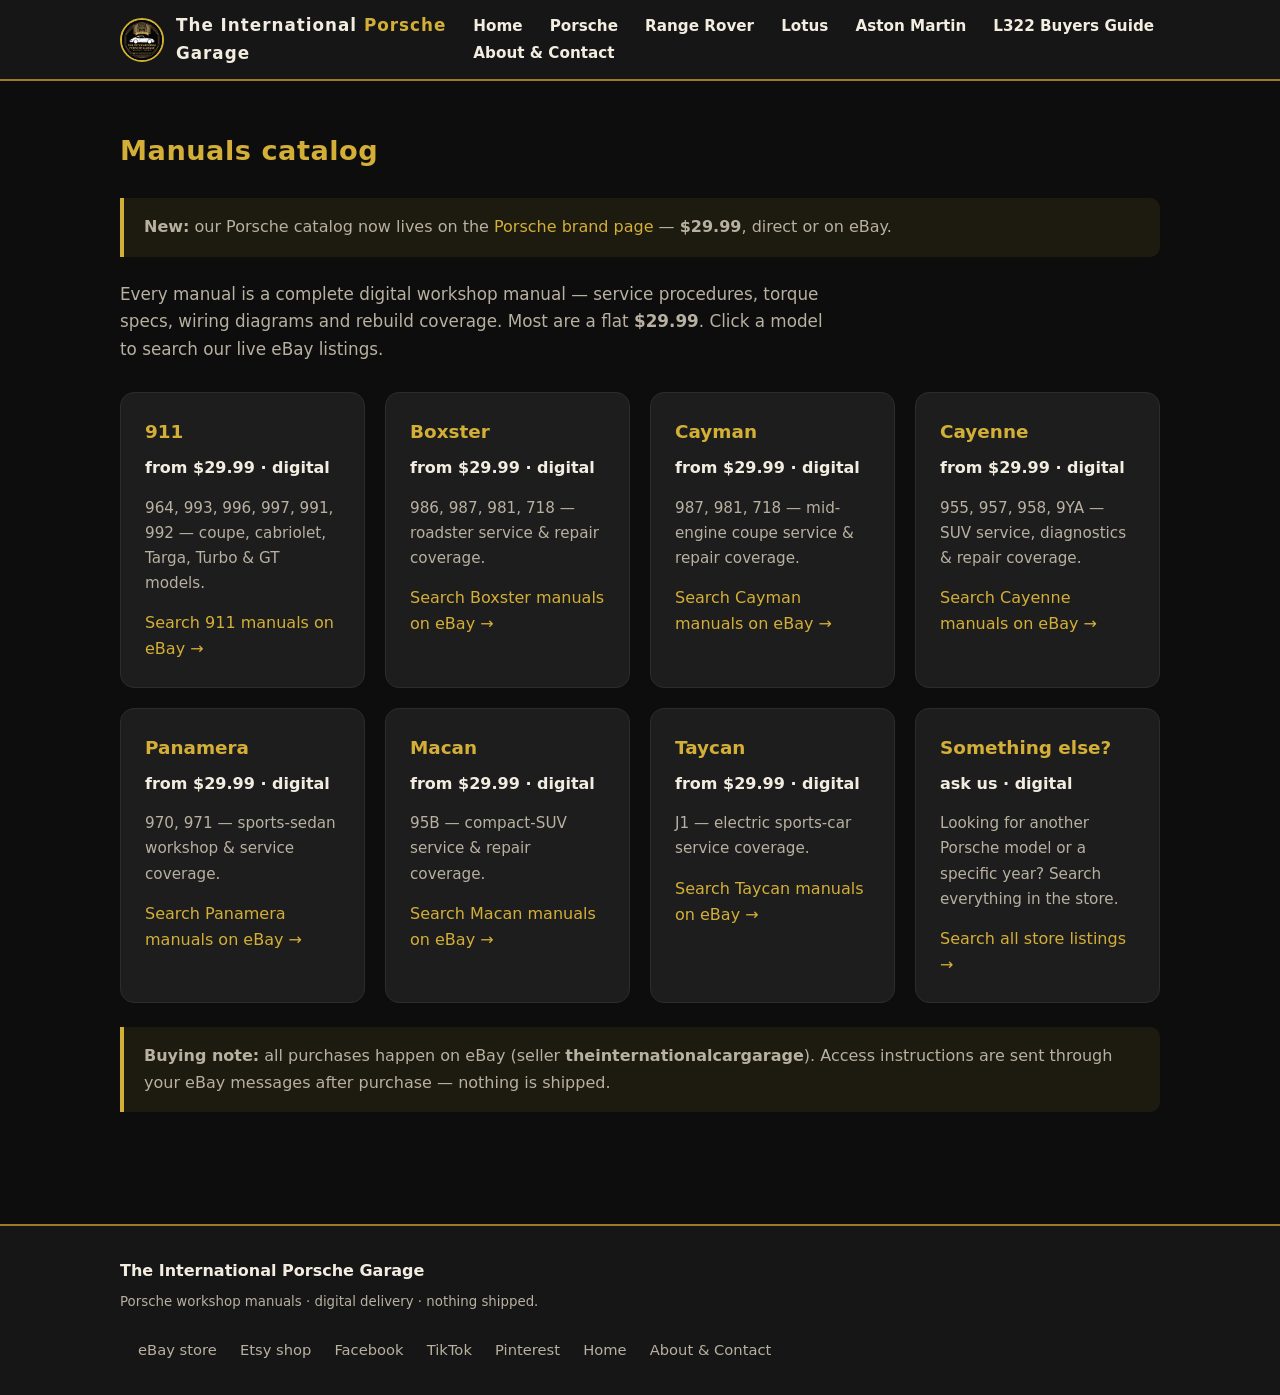
<file: manuals.html>
<!DOCTYPE html>
<html lang="en">
<head>
  <meta charset="utf-8">
  <meta name="viewport" content="width=device-width, initial-scale=1">
  <title>Manuals Catalog — The International Porsche Garage</title>
  <meta name="description" content="Browse Porsche workshop and service manuals by model: 911, Boxster, Cayman, Cayenne, Panamera, Macan, Taycan. Digital delivery via our eBay store.">
  <link rel="icon" href="assets/ipg-logo.jpg">
  <link rel="stylesheet" href="styles.css">
</head>
<body>

<header class="site">
  <div class="wrap nav">
    <a class="brand" href="index.html">
      <img src="assets/ipg-logo.jpg" alt="The International Porsche Garage logo">
      <span>The International <em>Porsche</em> Garage</span>
    </a>
    <nav class="links">
      <a href="index.html">Home</a>
      <a href="brands/porsche.html">Porsche</a>
      <a href="brands/range-rover.html">Range Rover</a>
      <a href="brands/lotus.html">Lotus</a>
      <a href="brands/aston-martin.html">Aston Martin</a>
      <a href="l322-buyers-guide.html">L322 Buyers Guide</a>
      <a href="about.html">About &amp; Contact</a>
    </nav>
  </div>
</header>

<section class="block">
  <div class="wrap">
    <h2>Manuals catalog</h2>
    <div class="note"><strong>New:</strong> our Porsche catalog now lives on the <a href="brands/porsche.html">Porsche brand page</a> — <strong>$29.99</strong>, direct or on eBay.</div>

    <p class="lead">Every manual is a complete digital workshop manual — service procedures, torque specs, wiring diagrams and rebuild coverage. Most are a flat <strong>$29.99</strong>. Click a model to search our live eBay listings.</p>
    <div class="grid">
      <div class="card">
        <h3>911</h3>
        <span class="price">from $29.99 · digital</span>
        <p>964, 993, 996, 997, 991, 992 — coupe, cabriolet, Targa, Turbo &amp; GT models.</p>
        <a href="https://www.ebay.com/sch/i.html?_ssn=theinternationalcargarage&_nkw=911+workshop+manual" rel="noopener">Search 911 manuals on eBay →</a>
      </div>
      <div class="card">
        <h3>Boxster</h3>
        <span class="price">from $29.99 · digital</span>
        <p>986, 987, 981, 718 — roadster service &amp; repair coverage.</p>
        <a href="https://www.ebay.com/sch/i.html?_ssn=theinternationalcargarage&_nkw=boxster+workshop+manual" rel="noopener">Search Boxster manuals on eBay →</a>
      </div>
      <div class="card">
        <h3>Cayman</h3>
        <span class="price">from $29.99 · digital</span>
        <p>987, 981, 718 — mid-engine coupe service &amp; repair coverage.</p>
        <a href="https://www.ebay.com/sch/i.html?_ssn=theinternationalcargarage&_nkw=cayman+workshop+manual" rel="noopener">Search Cayman manuals on eBay →</a>
      </div>
      <div class="card">
        <h3>Cayenne</h3>
        <span class="price">from $29.99 · digital</span>
        <p>955, 957, 958, 9YA — SUV service, diagnostics &amp; repair coverage.</p>
        <a href="https://www.ebay.com/sch/i.html?_ssn=theinternationalcargarage&_nkw=cayenne+workshop+manual" rel="noopener">Search Cayenne manuals on eBay →</a>
      </div>
      <div class="card">
        <h3>Panamera</h3>
        <span class="price">from $29.99 · digital</span>
        <p>970, 971 — sports-sedan workshop &amp; service coverage.</p>
        <a href="https://www.ebay.com/sch/i.html?_ssn=theinternationalcargarage&_nkw=panamera+workshop+manual" rel="noopener">Search Panamera manuals on eBay →</a>
      </div>
      <div class="card">
        <h3>Macan</h3>
        <span class="price">from $29.99 · digital</span>
        <p>95B — compact-SUV service &amp; repair coverage.</p>
        <a href="https://www.ebay.com/sch/i.html?_ssn=theinternationalcargarage&_nkw=macan+workshop+manual" rel="noopener">Search Macan manuals on eBay →</a>
      </div>
      <div class="card">
        <h3>Taycan</h3>
        <span class="price">from $29.99 · digital</span>
        <p>J1 — electric sports-car service coverage.</p>
        <a href="https://www.ebay.com/sch/i.html?_ssn=theinternationalcargarage&_nkw=taycan+workshop+manual" rel="noopener">Search Taycan manuals on eBay →</a>
      </div>
      <div class="card">
        <h3>Something else?</h3>
        <span class="price">ask us · digital</span>
        <p>Looking for another Porsche model or a specific year? Search everything in the store.</p>
        <a href="https://ebay.com/inf/internationalporschegarage?mkcid=1&mkrid=711-53200-19255-0&siteid=0&campid=5339212462&toolid=80008&mkevt=1" rel="noopener">Search all store listings →</a>
      </div>
    </div>
    <div class="note"><strong>Buying note:</strong> all purchases happen on eBay (seller <strong>theinternationalcargarage</strong>). Access instructions are sent through your eBay messages after purchase — nothing is shipped.</div>
  </div>
</section>

<footer class="site">
  <div class="wrap">
    <div>
      <strong>The International Porsche Garage</strong>
      <small>Porsche workshop manuals · digital delivery · nothing shipped.</small>
    </div>
    <div class="links">
      <a href="https://ebay.com/inf/internationalporschegarage?mkcid=1&mkrid=711-53200-19255-0&siteid=0&campid=5339212462&toolid=80008&mkevt=1" rel="noopener">eBay store</a>
      <a href="https://internationalgarage.etsy.com" rel="noopener">Etsy shop</a>
      <a href="https://www.facebook.com/theinternationalporschegarage" rel="noopener">Facebook</a>
      <a href="https://www.tiktok.com/@theinternationalporsche" rel="noopener">TikTok</a>
      <a href="https://www.pinterest.com/theinternationalporschegarage/" rel="noopener">Pinterest</a>
      <a href="index.html">Home</a>
      <a href="about.html">About &amp; Contact</a>
    </div>
  </div>
</footer>

</body>
</html>
</file>
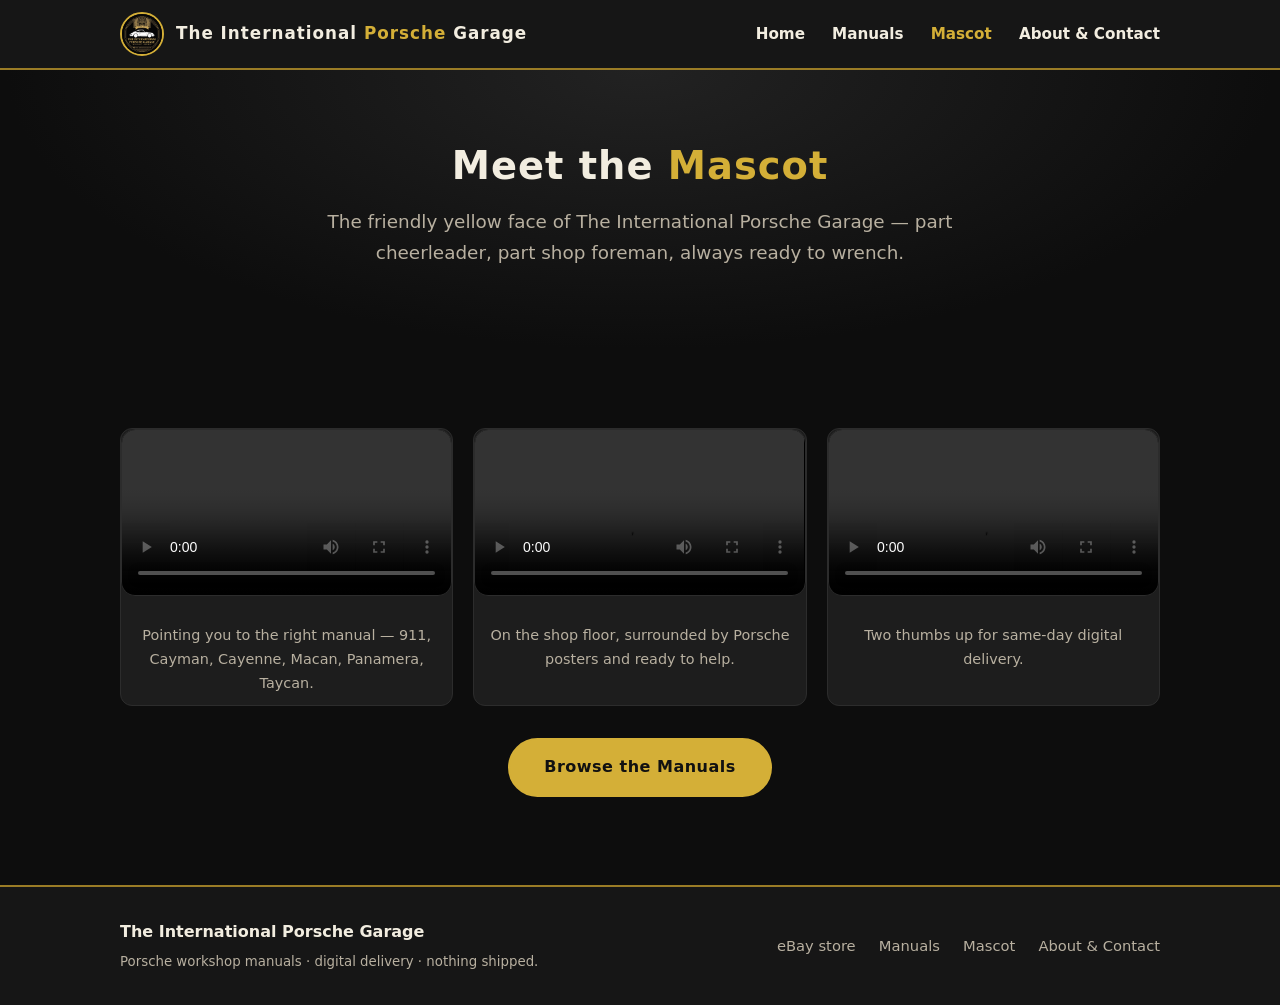
<file: mascot.html>
<!DOCTYPE html>
<html lang="en">
<head>
  <meta charset="utf-8">
  <meta name="viewport" content="width=device-width, initial-scale=1">
  <title>Meet the Mascot — The International Porsche Garage</title>
  <meta name="description" content="Meet the yellow mascot of The International Porsche Garage — the friendly face of our workshop manual collection.">
  <link rel="icon" href="assets/ipg-logo.jpg">
  <link rel="stylesheet" href="styles.css">
  <style>
    .videos { display: grid; grid-template-columns: repeat(auto-fit, minmax(240px, 1fr)); gap: 20px; margin-top: 28px; }
    .videos video { width: 100%; border-radius: 14px; border: 1px solid var(--line); background: #000; }
    .videos figure { margin: 0; }
    .videos figcaption { color: var(--muted); font-size: .9rem; text-align: center; margin-top: 10px; }
  </style>
</head>
<body>

<header class="site">
  <div class="wrap nav">
    <a class="brand" href="index.html">
      <img src="assets/ipg-logo.jpg" alt="The International Porsche Garage logo">
      <span>The International <em>Porsche</em> Garage</span>
    </a>
    <nav class="links">
      <a href="index.html">Home</a>
      <a href="manuals.html">Manuals</a>
      <a href="mascot.html" class="active">Mascot</a>
      <a href="about.html">About &amp; Contact</a>
    </nav>
  </div>
</header>

<div class="hero">
  <h1>Meet the <span class="gold">Mascot</span></h1>
  <p class="tag">The friendly yellow face of The International Porsche Garage — part cheerleader, part shop foreman, always ready to wrench.</p>
</div>

<section class="block">
  <div class="wrap">
    <div class="videos">
      <figure>
        <video controls preload="metadata" playsinline src="assets/mascot-02.mp4"></video>
        <figcaption>Pointing you to the right manual — 911, Cayman, Cayenne, Macan, Panamera, Taycan.</figcaption>
      </figure>
      <figure>
        <video controls preload="metadata" playsinline src="assets/mascot-12.mp4"></video>
        <figcaption>On the shop floor, surrounded by Porsche posters and ready to help.</figcaption>
      </figure>
      <figure>
        <video controls preload="metadata" playsinline src="assets/mascot-20.mp4"></video>
        <figcaption>Two thumbs up for same-day digital delivery.</figcaption>
      </figure>
    </div>
    <p class="center" style="margin-top:2rem;"><a class="btn" href="manuals.html">Browse the Manuals</a></p>
  </div>
</section>

<footer class="site">
  <div class="wrap">
    <div>
      <strong>The International Porsche Garage</strong>
      <small>Porsche workshop manuals · digital delivery · nothing shipped.</small>
    </div>
    <div class="links">
      <a href="https://ebay.com/inf/internationalporschegarage?mkcid=1&mkrid=711-53200-19255-0&siteid=0&campid=5339212462&toolid=80008&mkevt=1" rel="noopener">eBay store</a>
      <a href="manuals.html">Manuals</a>
      <a href="mascot.html">Mascot</a>
      <a href="about.html">About &amp; Contact</a>
    </div>
  </div>
</footer>

</body>
</html>
</file>
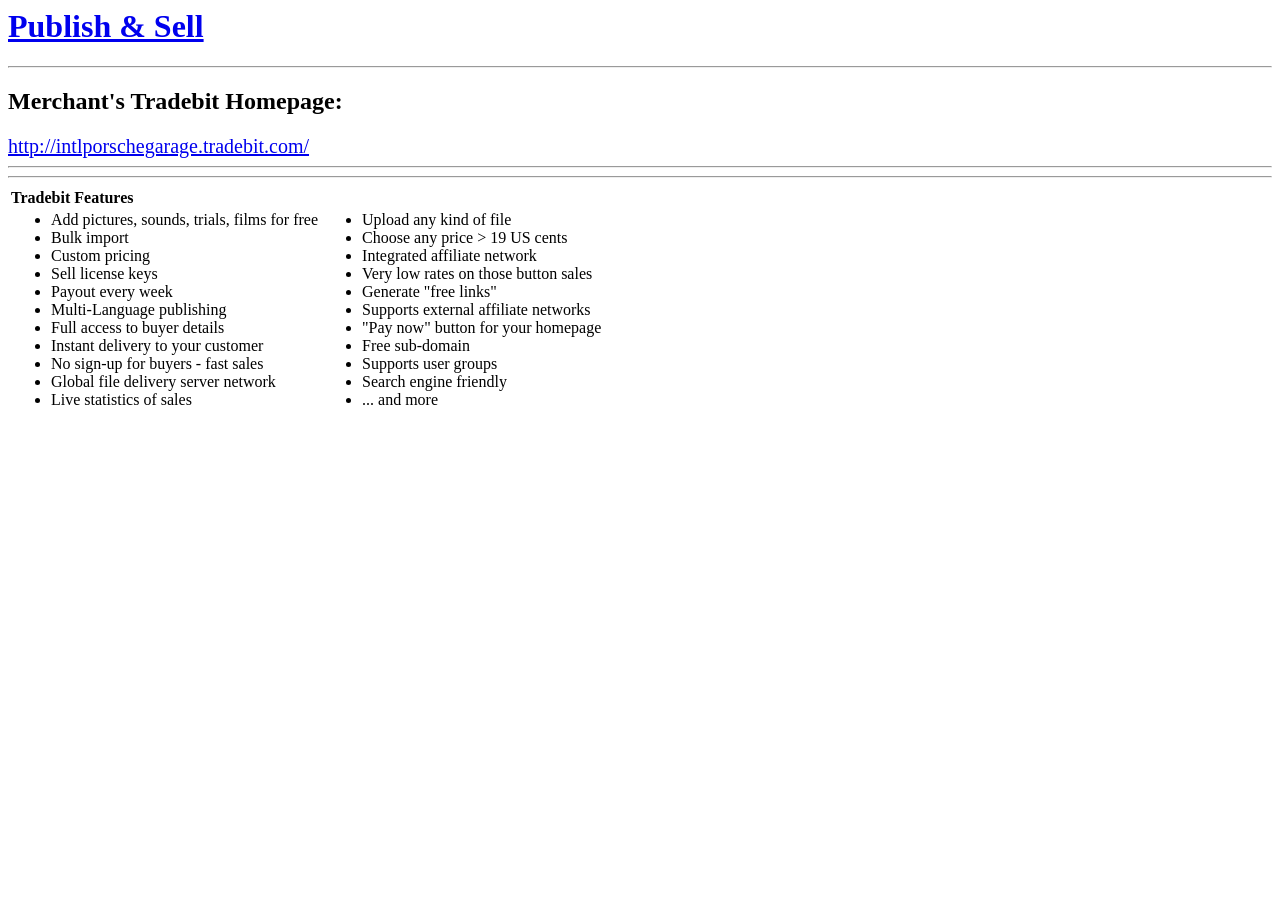
<file: tradebitValidation.htm>
<html>
    <head>
        <title>Merchant intlporschegarage at Tradebit (Upload and sell digital goods/files/downloads)</title>
    </head>
    <body>
        <h1>
            <a href="https://www.tradebit.com">
            Publish & Sell
            </a>
        </h1>
        <hr>
        <h2>Merchant's Tradebit Homepage:</h2>
                <a href="http://intlporschegarage.tradebit.com/" style="font-size:20px;">http://intlporschegarage.tradebit.com/</a><hr>
                <hr>
        <div style="display: none">
            Checksum: 256            UID: 577038            Date: 20261021154816            Size: 1154076        </div>
        <table>
            <tr>
                <td colspan="2"><a name="features"><b>Tradebit Features</b></a></td>
            </tr>
            <tr>
                <td width="50%">
                    <ul>
                        <li>Add pictures, sounds, trials, films for free</li>
<li>Bulk import</li>
<li>Custom pricing</li>
<li>Sell license keys</li>
<li>Payout every week</li>
<li>Multi-Language publishing</li>
<li>Full access to buyer details</li>
<li>Instant delivery to your customer</li>
<li>No sign-up for buyers - fast sales</li>
<li>Global file delivery server network</li>
<li>Live statistics of sales</li>
                    </ul>
                </td>
                <td width="50%">
                    <ul>
                        <li>Upload any kind of file</li>
<li>Choose any price &gt; 19 US cents</li>
<li>Integrated affiliate network</li>
<li>Very low rates on those button sales</li>
<li>Generate "free links"</li>
<li>Supports external affiliate networks</li>
<li>"Pay now" button for your homepage</li>
<li>Free sub-domain</li>
<li>Supports user groups</li>
<li>Search engine friendly</li>
                        <li>... and more</li>
                    </ul>

                </td>
            </tr>
        </table>
    </body>
</html>
</file>
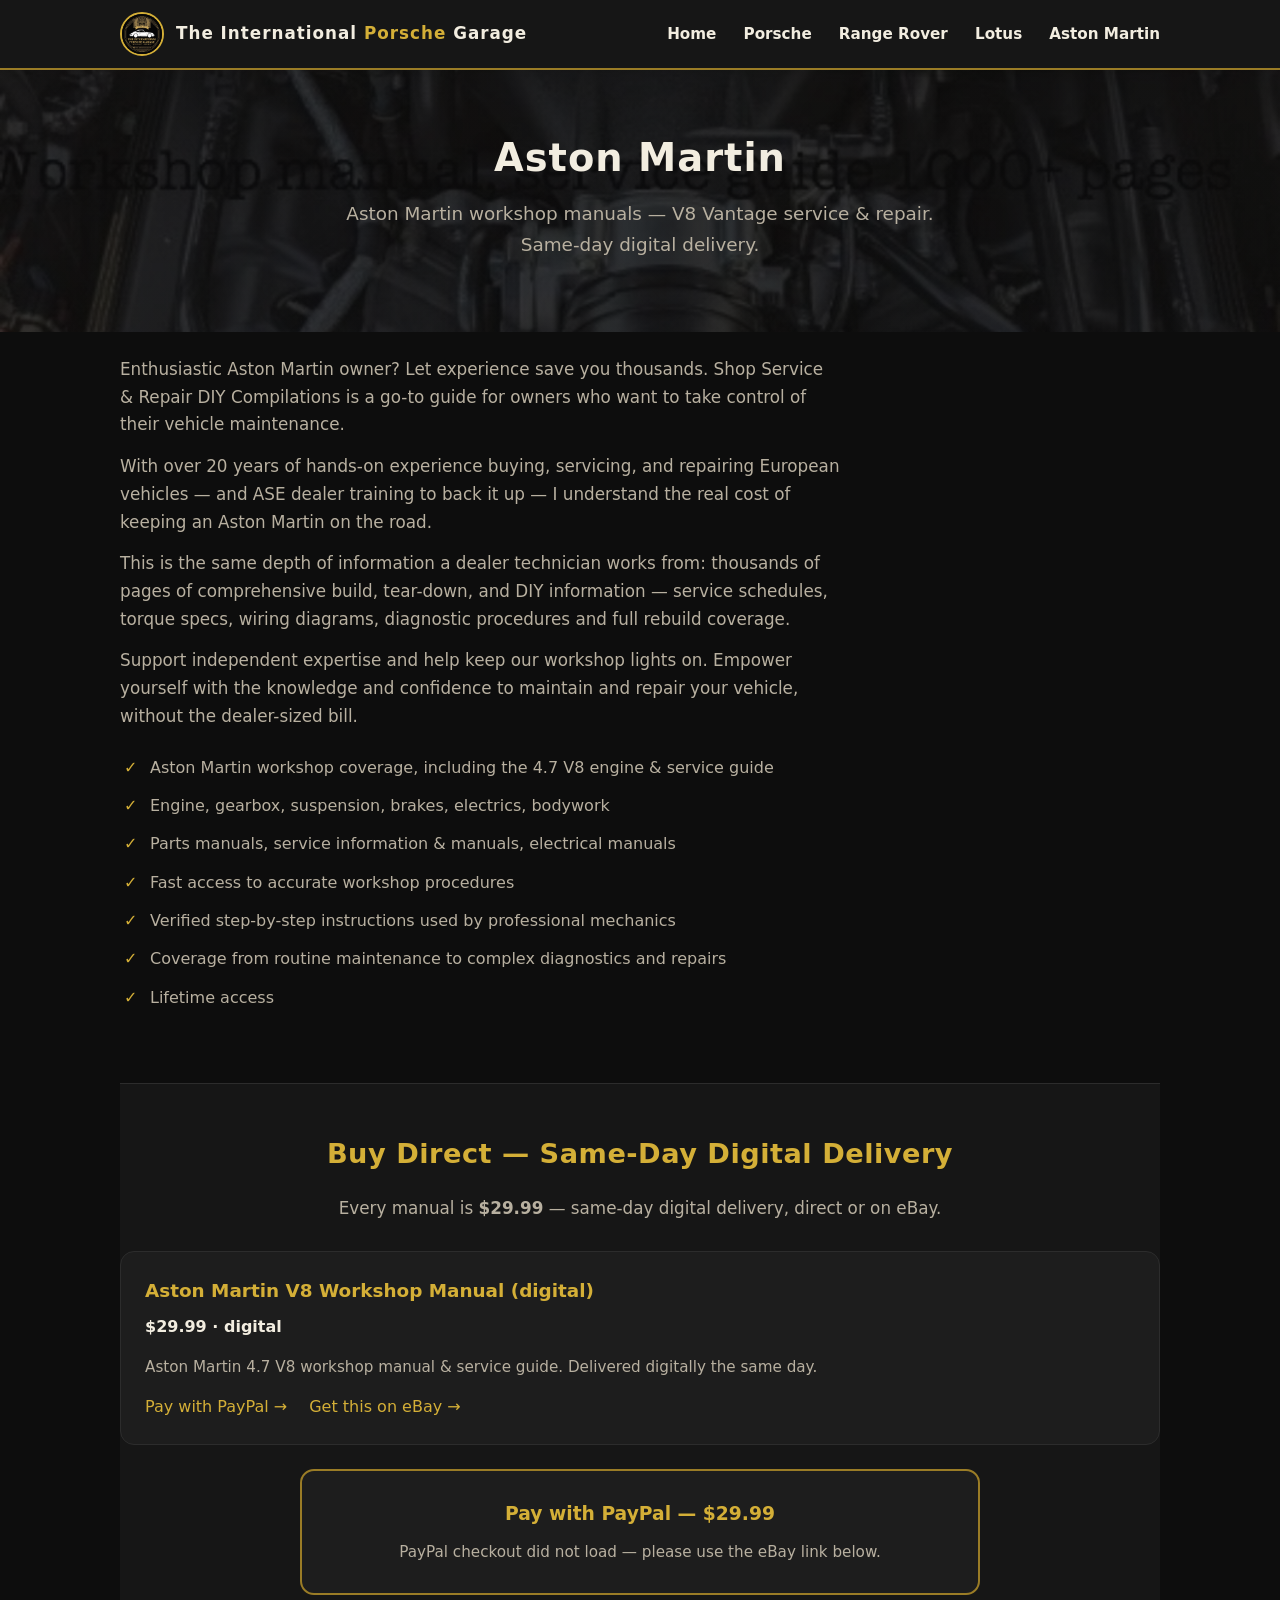
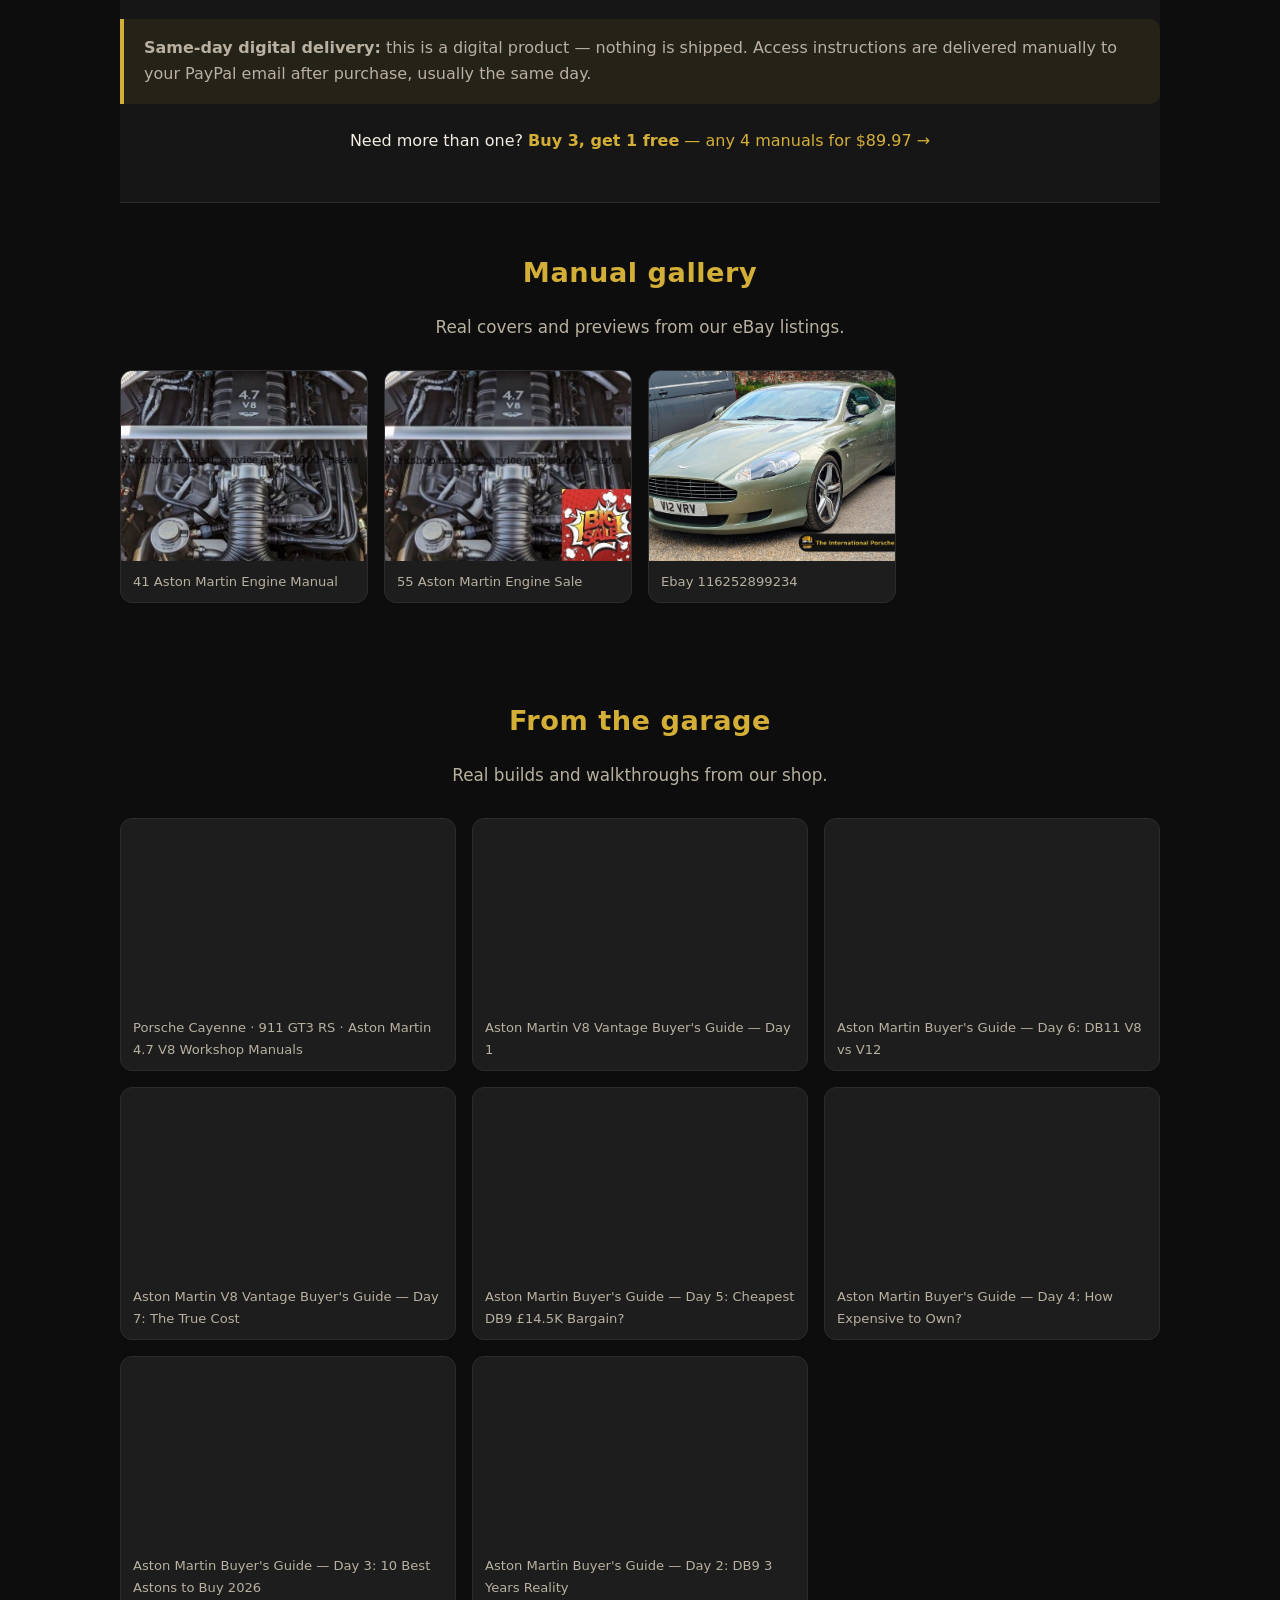
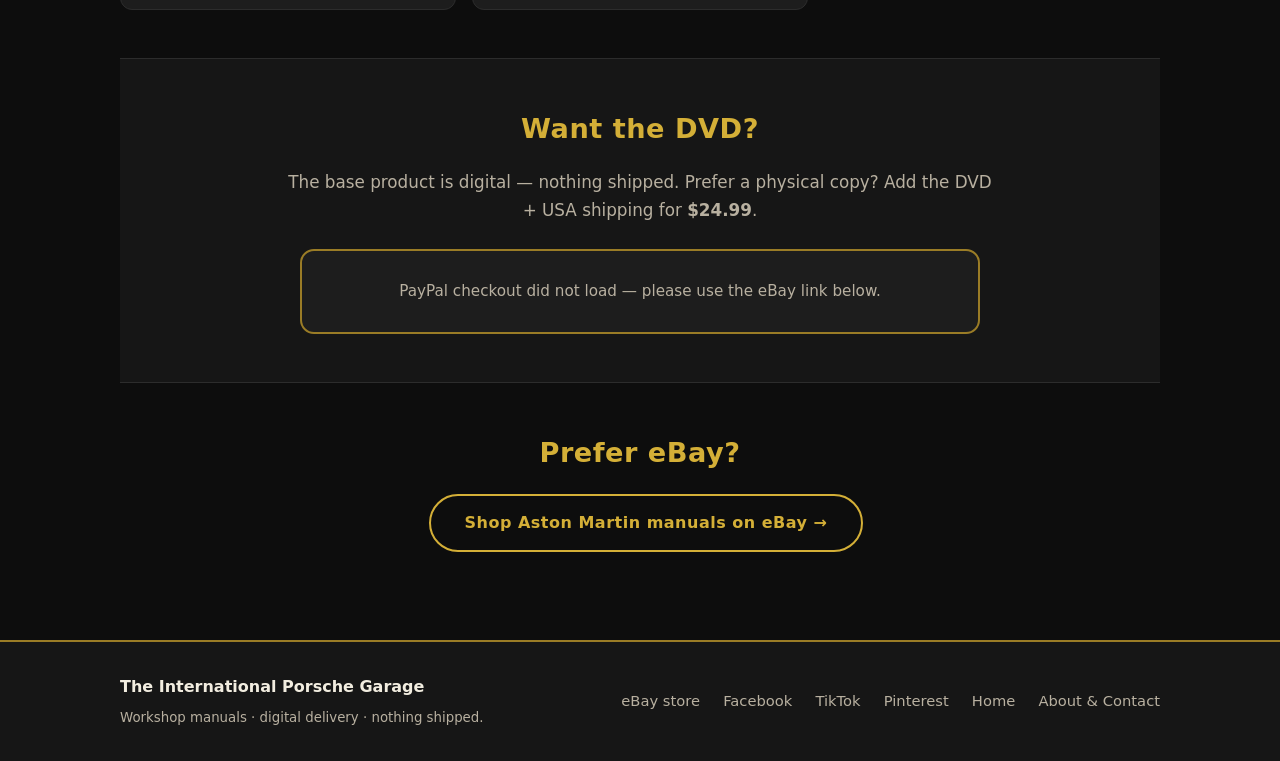
<file: brands/aston-martin.html>
<!DOCTYPE html>
<html lang="en">
<head>
  <meta charset="utf-8">
  <meta name="viewport" content="width=device-width, initial-scale=1">
  <title>Aston Martin Workshop Manuals — The International Porsche Garage</title>
  <meta name="description" content="Aston Martin workshop manuals — V8 Vantage service &amp; repair. Same-day digital delivery.">
  <link rel="icon" href="../assets/ipg-logo.jpg">
  <link rel="stylesheet" href="../styles.css">
  <script id="brand-data" type="application/json">{"brand":"Aston Martin","slug":"aston-martin","tagline":"Aston Martin workshop manuals \u2014 V8 Vantage service & repair. Same-day digital delivery.","hero_image":"../assets/brands/aston-martin/41-aston-martin-engine-manual.jpg","description_paragraphs":["Enthusiastic Aston Martin owner? Let experience save you thousands. Shop Service & Repair DIY Compilations is a go-to guide for owners who want to take control of their vehicle maintenance.","With over 20 years of hands-on experience buying, servicing, and repairing European vehicles \u2014 and ASE dealer training to back it up \u2014 I understand the real cost of keeping an Aston Martin on the road.","This is the same depth of information a dealer technician works from: thousands of pages of comprehensive build, tear-down, and DIY information \u2014 service schedules, torque specs, wiring diagrams, diagnostic procedures and full rebuild coverage.","Support independent expertise and help keep our workshop lights on. Empower yourself with the knowledge and confidence to maintain and repair your vehicle, without the dealer-sized bill."],"bullets":["Aston Martin workshop coverage, including the 4.7 V8 engine & service guide","Engine, gearbox, suspension, brakes, electrics, bodywork","Parts manuals, service information & manuals, electrical manuals","Fast access to accurate workshop procedures","Verified step-by-step instructions used by professional mechanics","Coverage from routine maintenance to complex diagnostics and repairs","Lifetime access"],"gallery":[{"src":"../assets/brands/aston-martin/41-aston-martin-engine-manual.jpg","caption":"41 aston martin engine manual"},{"src":"../assets/brands/aston-martin/55-aston-martin-engine-sale.jpg","caption":"55 aston martin engine sale"},{"src":"../assets/brands/aston-martin/ebay-116252899234.jpg","caption":"ebay 116252899234"}],"products":[{"name":"Aston Martin V8 Workshop Manual (digital)","price":"$29.99","description":"Aston Martin 4.7 V8 workshop manual & service guide. Delivered digitally the same day.","ebay_link":"https://www.ebay.com/sch/i.html?_ssn=theinternationalcargarage&_nkw=aston+martin+workshop+manual"}],"ebay_search_url":"https://www.ebay.com/sch/i.html?_ssn=theinternationalcargarage&_nkw=aston+martin+workshop+manual","paypal_button_id":"JULSE3EPZJHMA","paypal_button_html":"","direct_price":"$29.99","ebay_price":"$29.99","dvd_addon_price":"$24.99","dvd_button_id":"4W4AVVSTFPTJ2","dvd_button_html":"","videos":[{"id":"gqfqu6yi_U0","title":"Porsche Cayenne \u00b7 911 GT3 RS \u00b7 Aston Martin 4.7 V8 Workshop Manuals"},{"id":"k9OIyylOCfg","title":"Aston Martin V8 Vantage Buyer's Guide \u2014 Day 1"},{"id":"m2d2iyHuA5g","title":"Aston Martin Buyer's Guide \u2014 Day 6: DB11 V8 vs V12"},{"id":"nnKCH3rvdQI","title":"Aston Martin V8 Vantage Buyer's Guide \u2014 Day 7: The True Cost"},{"id":"7ICoh-fZo1Y","title":"Aston Martin Buyer's Guide \u2014 Day 5: Cheapest DB9 \u00a314.5K Bargain?"},{"id":"1OBqKKxxl-I","title":"Aston Martin Buyer's Guide \u2014 Day 4: How Expensive to Own?"},{"id":"vAaM_GrZbUU","title":"Aston Martin Buyer's Guide \u2014 Day 3: 10 Best Astons to Buy 2026"},{"id":"t8-soWyH6Jw","title":"Aston Martin Buyer's Guide \u2014 Day 2: DB9 3 Years Reality"}]}</script>
  <script src="https://www.paypal.com/sdk/js?client-id=BAACAXDh_GmUXd4wZb-8EBJlsgw_2A9mJOTpD0rXL8noN7NnNL7IlCgoK8mFamyL8GmLKQq5UxAEnn_iks&amp;components=hosted-buttons&amp;enable-funding=venmo&amp;currency=USD"></script>
</head>
<body>

<header class="site">
  <div class="wrap nav">
    <a class="brand" href="../index.html">
      <img src="../assets/ipg-logo.jpg" alt="The International Porsche Garage logo">
      <span>The International <em>Porsche</em> Garage</span>
    </a>
    <nav class="links">
      <a href="../index.html">Home</a>
      <a href="porsche.html">Porsche</a>
      <a href="range-rover.html">Range Rover</a>
      <a href="lotus.html">Lotus</a>
      <a href="aston-martin.html">Aston Martin</a>
    </nav>
  </div>
</header>

<div class="hero brand-hero">
  <h1 id="brand-name">Aston Martin</h1>
  <p class="tag" id="brand-tagline">Aston Martin workshop manuals — V8 Vantage service &amp; repair. Same-day digital delivery.</p>
</div>

<main class="wrap">
  <section class="block" style="padding-top:24px;">
    <div id="brand-desc"></div>
  </section>

  <section class="block alt">
    <h2 class="center">Buy Direct — Same-Day Digital Delivery</h2>
    <p class="lead center" style="margin:0 auto 18px;" id="buy-lead"></p>
    <div class="grid" id="product-grid"></div>
    <div class="buybox" id="paypal-box"></div>
    <div class="note" id="delivery-note"></div>
    <p class="center" style="margin-top:14px;">Need more than one? <a href="../index.html#bundle"><strong>Buy 3, get 1 free</strong> — any 4 manuals for $89.97 →</a></p>
  </section>

  <section class="block">
    <h2 class="center">Manual gallery</h2>
    <p class="lead center" style="margin:0 auto;">Real covers and previews from our eBay listings.</p>
    <div class="gallery" id="brand-gallery"></div>
  </section>

  <section class="block" id="videos-section" hidden>
    <h2 class="center">From the garage</h2>
    <p class="lead center" style="margin:0 auto;">Real builds and walkthroughs from our shop.</p>
    <div class="videos" id="brand-videos"></div>
  </section>

  <section class="block alt">
    <h2 class="center">Want the DVD?</h2>
    <p class="lead center" style="margin:0 auto 18px;">The base product is digital — nothing shipped. Prefer a physical copy? Add the DVD + USA shipping for <strong id="dvd-price"></strong>.</p>
    <div class="buybox" id="dvd-box"></div>
  </section>

  <section class="block">
    <h2 class="center">Prefer eBay?</h2>
    <p class="center"><a class="btn ghost" id="ebay-link" href="#">Shop on eBay →</a></p>
  </section>
</main>

<footer class="site">
  <div class="wrap">
    <div>
      <strong>The International Porsche Garage</strong>
      <small>Workshop manuals · digital delivery · nothing shipped.</small>
    </div>
    <div class="links">
      <a href="https://ebay.com/inf/internationalporschegarage?mkcid=1&mkrid=711-53200-19255-0&siteid=0&campid=5339212462&toolid=80008&mkevt=1" rel="noopener">eBay store</a>
      <a href="https://www.facebook.com/theinternationalporschegarage" rel="noopener">Facebook</a>
      <a href="https://www.tiktok.com/@theinternationalporsche" rel="noopener">TikTok</a>
      <a href="https://www.pinterest.com/theinternationalporschegarage/" rel="noopener">Pinterest</a>
      <a href="../index.html">Home</a>
      <a href="../about.html">About &amp; Contact</a>
    </div>
  </div>
</footer>

<script>
(function () {
  function render(d) {
    document.title = d.brand + " Workshop Manuals — The International Porsche Garage";
    document.getElementById("brand-name").textContent = d.brand;
    document.getElementById("brand-tagline").textContent = d.tagline || "";
    document.querySelector("main").style.setProperty("--hero", "");
    var hero = document.querySelector(".brand-hero");
    if (d.hero_image) {
      hero.style.backgroundImage = "linear-gradient(rgba(13,13,13,.82), rgba(13,13,13,.82)), url(" + d.hero_image + ")";
      hero.style.backgroundSize = "cover";
      hero.style.backgroundPosition = "center";
    }
    var desc = document.getElementById("brand-desc");
    desc.innerHTML = "";
    (d.description_paragraphs || []).forEach(function (p) {
      var el = document.createElement("p"); el.className = "lead"; el.style.marginBottom = "14px";
      el.textContent = p; desc.appendChild(el);
    });
    if ((d.bullets || []).length) {
      var ul = document.createElement("ul"); ul.className = "ticks";
      d.bullets.forEach(function (b) { var li = document.createElement("li"); li.textContent = b; ul.appendChild(li); });
      desc.appendChild(ul);
    }
    document.getElementById("buy-lead").innerHTML =
      "Every manual is <strong>" + d.direct_price +
      "</strong> — same-day digital delivery, direct or on eBay.";
    var grid = document.getElementById("product-grid"); grid.innerHTML = "";
    (d.products || []).forEach(function (p) {
      var c = document.createElement("div"); c.className = "card";
      var h = document.createElement("h3"); h.textContent = p.name; c.appendChild(h);
      var pr = document.createElement("span"); pr.className = "price";
      pr.innerHTML = p.price + " · digital"; c.appendChild(pr);
      var dp = document.createElement("p"); dp.textContent = p.description || ""; c.appendChild(dp);
      if (p.ebay_link || p.etsy_link || d.paypal_button_id) {
        var links = document.createElement("div"); links.className = "buy-links";
        if (d.paypal_button_id) {
          var pp = document.createElement("a"); pp.href = "#paypal-box";
          pp.textContent = "Pay with PayPal →"; links.appendChild(pp);
        }
        if (p.ebay_link) {
          var a = document.createElement("a"); a.href = p.ebay_link; a.rel = "noopener"; a.target = "_blank";
          a.textContent = "Get this on eBay →"; links.appendChild(a);
        }
        if (p.etsy_link) {
          var e = document.createElement("a"); e.href = p.etsy_link; e.rel = "noopener"; e.target = "_blank";
          e.textContent = "Get this on Etsy →"; links.appendChild(e);
        }
        c.appendChild(links);
      }
      grid.appendChild(c);
    });
    function renderPayPalButton(box, buttonId) {
      // PayPal hosted buttons (JS SDK): container must exist before render() is called.
      var cid = "paypal-container-" + buttonId;
      var div = document.createElement("div"); div.id = cid; box.appendChild(div);
      if (window.paypal && paypal.HostedButtons) {
        paypal.HostedButtons({ hostedButtonId: buttonId }).render("#" + cid);
      } else {
        var p = document.createElement("p"); p.className = "muted";
        p.textContent = "PayPal checkout did not load — please use the eBay link below.";
        box.appendChild(p);
      }
    }
    var pbox = document.getElementById("paypal-box");
    if (d.paypal_button_id) {
      pbox.innerHTML = '<h3>Pay with PayPal — ' + d.direct_price + '</h3>';
      renderPayPalButton(pbox, d.paypal_button_id);
    } else if (d.paypal_button_html) {
      pbox.innerHTML = '<h3>Pay with PayPal — ' + d.direct_price + '</h3>' + d.paypal_button_html;
    } else {
      pbox.innerHTML = '<h3>Pay with PayPal — ' + d.direct_price + '</h3>' +
        '<p class="muted">Direct PayPal checkout is being set up right now. In the meantime, grab it on eBay at the link below — same manual, same-day delivery.</p>' +
        '<p><a class="btn" href="' + d.ebay_search_url + '" rel="noopener" target="_blank">Buy on eBay — ' + d.ebay_price + '</a></p>';
    }
    document.getElementById("delivery-note").innerHTML =
      "<strong>Same-day digital delivery:</strong> this is a digital product — nothing is shipped. " +
      "Access instructions are delivered manually to your PayPal email after purchase, usually the same day.";
    var gal = document.getElementById("brand-gallery"); gal.innerHTML = "";
    (d.gallery || []).forEach(function (g) {
      var fig = document.createElement("figure");
      var img = document.createElement("img"); img.src = g.src; img.alt = g.caption || d.brand; img.loading = "lazy";
      var cap = document.createElement("figcaption"); cap.textContent = g.caption || "";
      fig.appendChild(img); fig.appendChild(cap); gal.appendChild(fig);
    });
    var vsec = document.getElementById("videos-section");
    var vids = document.getElementById("brand-videos"); vids.innerHTML = "";
    if (d.videos && d.videos.length) {
      vsec.hidden = false;
      d.videos.forEach(function (v) {
        var fig = document.createElement("figure");
        var wrap = document.createElement("div"); wrap.className = "video-wrap";
        if (v.src) {
          var vd = document.createElement("video");
          vd.src = v.src; vd.controls = true; vd.preload = "metadata";
          vd.title = v.title || (d.brand + " video");
          wrap.appendChild(vd);
        } else {
          var fr = document.createElement("iframe");
          fr.src = "https://www.youtube.com/embed/" + v.id;
          fr.title = v.title || (d.brand + " video");
          fr.allow = "accelerometer; autoplay; clipboard-write; encrypted-media; gyroscope; picture-in-picture";
          fr.allowFullscreen = true; fr.loading = "lazy";
          wrap.appendChild(fr);
        }
        fig.appendChild(wrap);
        var vcap = document.createElement("figcaption"); vcap.textContent = v.title || "";
        fig.appendChild(vcap); vids.appendChild(fig);
      });
    } else { vsec.hidden = true; }
    document.getElementById("dvd-price").textContent = d.dvd_addon_price;
    var dbox = document.getElementById("dvd-box");
    if (d.dvd_button_id) {
      renderPayPalButton(dbox, d.dvd_button_id);
    } else if (d.dvd_button_html) {
      dbox.innerHTML = d.dvd_button_html;
    } else {
      dbox.innerHTML = '<p class="muted">DVD add-on checkout is coming with the PayPal setup — <strong>' +
        d.dvd_addon_price + '</strong> including USA shipping. Ask us on eBay if you want it today.</p>';
    }
    var el = document.getElementById("ebay-link");
    el.href = d.ebay_search_url; el.textContent = "Shop " + d.brand + " manuals on eBay →";
  }
  var inline = JSON.parse(document.getElementById("brand-data").textContent);
  fetch(window.location.pathname.split("/").pop().replace(".html", ".json"))
    .then(function (r) { if (!r.ok) throw 0; return r.json(); })
    .then(render)
    .catch(function () { render(inline); });
})();
</script>
</body>
</html>
</file>
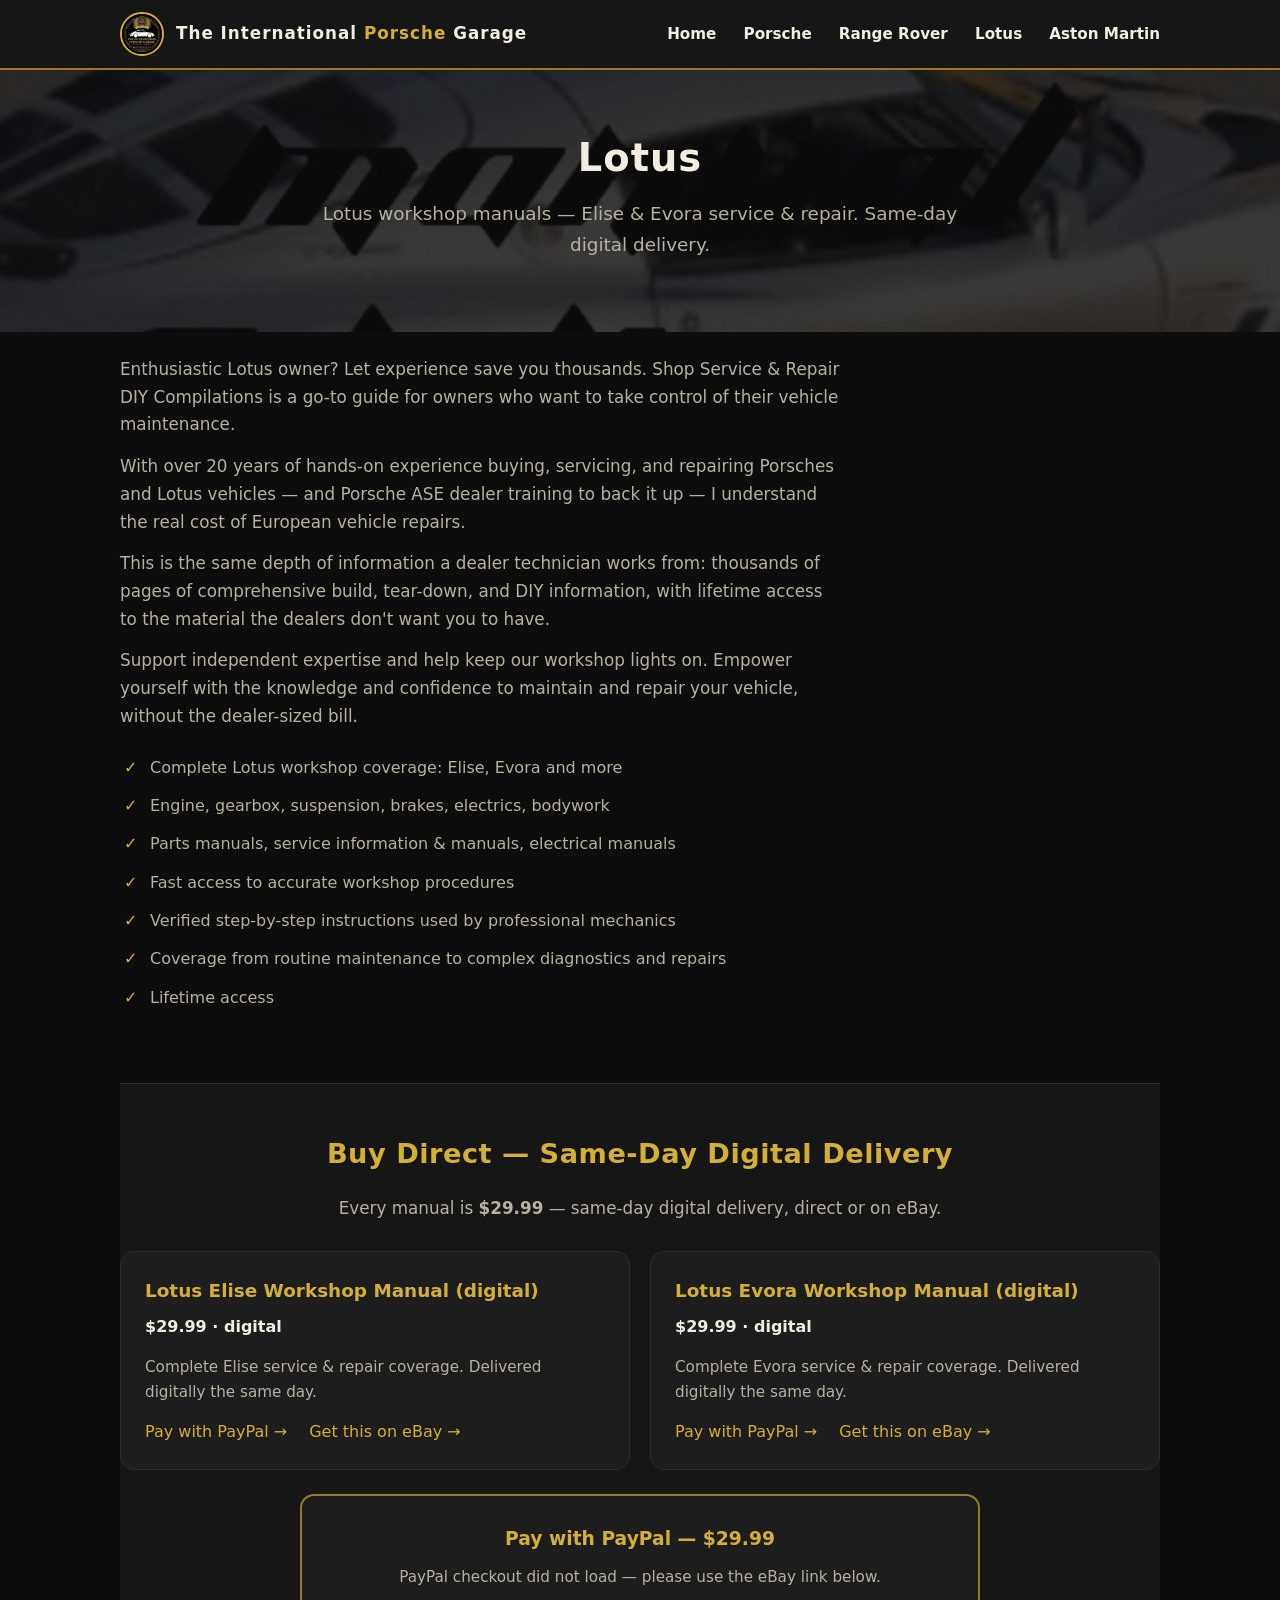
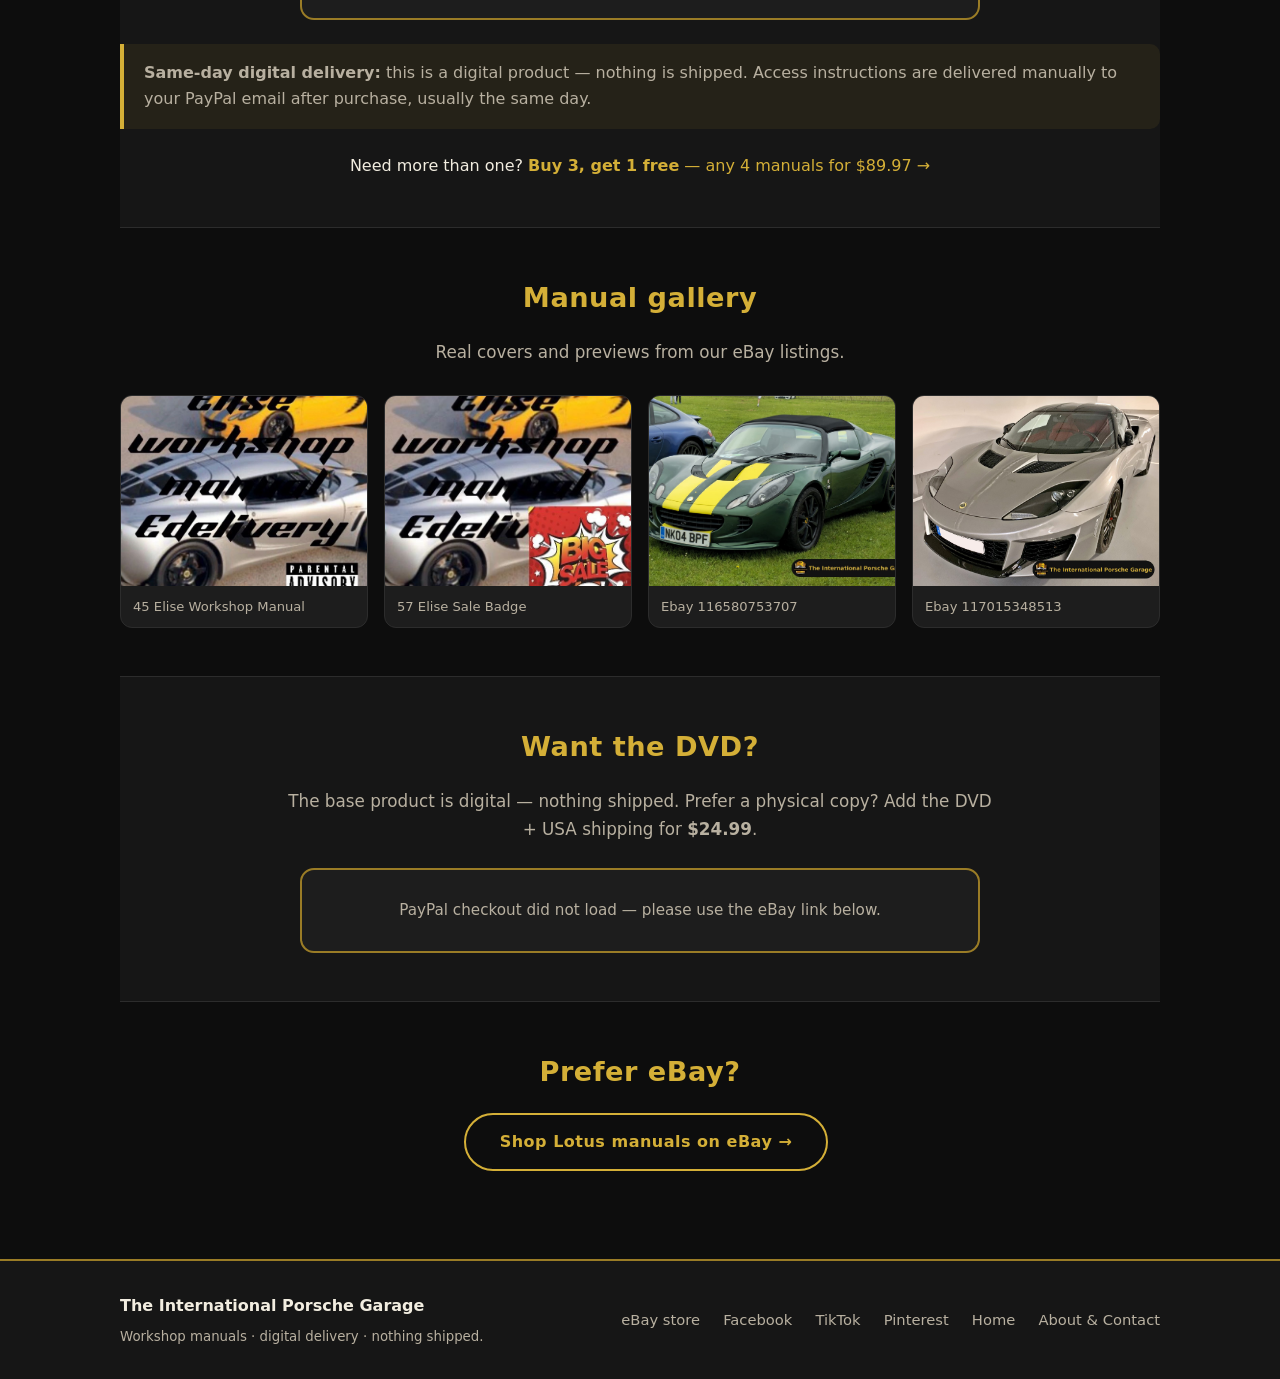
<file: brands/lotus.html>
<!DOCTYPE html>
<html lang="en">
<head>
  <meta charset="utf-8">
  <meta name="viewport" content="width=device-width, initial-scale=1">
  <title>Lotus Workshop Manuals — The International Porsche Garage</title>
  <meta name="description" content="Lotus workshop manuals — Elise &amp; Evora service &amp; repair. Same-day digital delivery.">
  <link rel="icon" href="../assets/ipg-logo.jpg">
  <link rel="stylesheet" href="../styles.css">
  <script id="brand-data" type="application/json">{"brand":"Lotus","slug":"lotus","tagline":"Lotus workshop manuals \u2014 Elise & Evora service & repair. Same-day digital delivery.","hero_image":"../assets/brands/lotus/45-elise-workshop-manual.jpg","description_paragraphs":["Enthusiastic Lotus owner? Let experience save you thousands. Shop Service & Repair DIY Compilations is a go-to guide for owners who want to take control of their vehicle maintenance.","With over 20 years of hands-on experience buying, servicing, and repairing Porsches and Lotus vehicles \u2014 and Porsche ASE dealer training to back it up \u2014 I understand the real cost of European vehicle repairs.","This is the same depth of information a dealer technician works from: thousands of pages of comprehensive build, tear-down, and DIY information, with lifetime access to the material the dealers don't want you to have.","Support independent expertise and help keep our workshop lights on. Empower yourself with the knowledge and confidence to maintain and repair your vehicle, without the dealer-sized bill."],"bullets":["Complete Lotus workshop coverage: Elise, Evora and more","Engine, gearbox, suspension, brakes, electrics, bodywork","Parts manuals, service information & manuals, electrical manuals","Fast access to accurate workshop procedures","Verified step-by-step instructions used by professional mechanics","Coverage from routine maintenance to complex diagnostics and repairs","Lifetime access"],"gallery":[{"src":"../assets/brands/lotus/45-elise-workshop-manual.jpg","caption":"45 elise workshop manual"},{"src":"../assets/brands/lotus/57-elise-sale-badge.jpg","caption":"57 elise sale badge"},{"src":"../assets/brands/lotus/ebay-116580753707.jpg","caption":"ebay 116580753707"},{"src":"../assets/brands/lotus/ebay-117015348513.jpg","caption":"ebay 117015348513"}],"products":[{"name":"Lotus Elise Workshop Manual (digital)","price":"$29.99","description":"Complete Elise service & repair coverage. Delivered digitally the same day.","ebay_link":"https://www.ebay.com/sch/i.html?_ssn=theinternationalcargarage&_nkw=lotus+elise+workshop+manual"},{"name":"Lotus Evora Workshop Manual (digital)","price":"$29.99","description":"Complete Evora service & repair coverage. Delivered digitally the same day.","ebay_link":"https://www.ebay.com/sch/i.html?_ssn=theinternationalcargarage&_nkw=lotus+evora+workshop+manual"}],"ebay_search_url":"https://www.ebay.com/sch/i.html?_ssn=theinternationalcargarage&_nkw=lotus+workshop+manual","paypal_button_id":"YJ6GJ5DQPMZ3Y","paypal_button_html":"","direct_price":"$29.99","ebay_price":"$29.99","dvd_addon_price":"$24.99","dvd_button_id":"4W4AVVSTFPTJ2","dvd_button_html":""}</script>
  <script src="https://www.paypal.com/sdk/js?client-id=BAACAXDh_GmUXd4wZb-8EBJlsgw_2A9mJOTpD0rXL8noN7NnNL7IlCgoK8mFamyL8GmLKQq5UxAEnn_iks&amp;components=hosted-buttons&amp;enable-funding=venmo&amp;currency=USD"></script>
</head>
<body>

<header class="site">
  <div class="wrap nav">
    <a class="brand" href="../index.html">
      <img src="../assets/ipg-logo.jpg" alt="The International Porsche Garage logo">
      <span>The International <em>Porsche</em> Garage</span>
    </a>
    <nav class="links">
      <a href="../index.html">Home</a>
      <a href="porsche.html">Porsche</a>
      <a href="range-rover.html">Range Rover</a>
      <a href="lotus.html">Lotus</a>
      <a href="aston-martin.html">Aston Martin</a>
    </nav>
  </div>
</header>

<div class="hero brand-hero">
  <h1 id="brand-name">Lotus</h1>
  <p class="tag" id="brand-tagline">Lotus workshop manuals — Elise &amp; Evora service &amp; repair. Same-day digital delivery.</p>
</div>

<main class="wrap">
  <section class="block" style="padding-top:24px;">
    <div id="brand-desc"></div>
  </section>

  <section class="block alt">
    <h2 class="center">Buy Direct — Same-Day Digital Delivery</h2>
    <p class="lead center" style="margin:0 auto 18px;" id="buy-lead"></p>
    <div class="grid" id="product-grid"></div>
    <div class="buybox" id="paypal-box"></div>
    <div class="note" id="delivery-note"></div>
    <p class="center" style="margin-top:14px;">Need more than one? <a href="../index.html#bundle"><strong>Buy 3, get 1 free</strong> — any 4 manuals for $89.97 →</a></p>
  </section>

  <section class="block">
    <h2 class="center">Manual gallery</h2>
    <p class="lead center" style="margin:0 auto;">Real covers and previews from our eBay listings.</p>
    <div class="gallery" id="brand-gallery"></div>
  </section>

  <section class="block" id="videos-section" hidden>
    <h2 class="center">From the garage</h2>
    <p class="lead center" style="margin:0 auto;">Real builds and walkthroughs from our shop.</p>
    <div class="videos" id="brand-videos"></div>
  </section>

  <section class="block alt">
    <h2 class="center">Want the DVD?</h2>
    <p class="lead center" style="margin:0 auto 18px;">The base product is digital — nothing shipped. Prefer a physical copy? Add the DVD + USA shipping for <strong id="dvd-price"></strong>.</p>
    <div class="buybox" id="dvd-box"></div>
  </section>

  <section class="block">
    <h2 class="center">Prefer eBay?</h2>
    <p class="center"><a class="btn ghost" id="ebay-link" href="#">Shop on eBay →</a></p>
  </section>
</main>

<footer class="site">
  <div class="wrap">
    <div>
      <strong>The International Porsche Garage</strong>
      <small>Workshop manuals · digital delivery · nothing shipped.</small>
    </div>
    <div class="links">
      <a href="https://ebay.com/inf/internationalporschegarage?mkcid=1&mkrid=711-53200-19255-0&siteid=0&campid=5339212462&toolid=80008&mkevt=1" rel="noopener">eBay store</a>
      <a href="https://www.facebook.com/theinternationalporschegarage" rel="noopener">Facebook</a>
      <a href="https://www.tiktok.com/@theinternationalporsche" rel="noopener">TikTok</a>
      <a href="https://www.pinterest.com/theinternationalporschegarage/" rel="noopener">Pinterest</a>
      <a href="../index.html">Home</a>
      <a href="../about.html">About &amp; Contact</a>
    </div>
  </div>
</footer>

<script>
(function () {
  function render(d) {
    document.title = d.brand + " Workshop Manuals — The International Porsche Garage";
    document.getElementById("brand-name").textContent = d.brand;
    document.getElementById("brand-tagline").textContent = d.tagline || "";
    document.querySelector("main").style.setProperty("--hero", "");
    var hero = document.querySelector(".brand-hero");
    if (d.hero_image) {
      hero.style.backgroundImage = "linear-gradient(rgba(13,13,13,.82), rgba(13,13,13,.82)), url(" + d.hero_image + ")";
      hero.style.backgroundSize = "cover";
      hero.style.backgroundPosition = "center";
    }
    var desc = document.getElementById("brand-desc");
    desc.innerHTML = "";
    (d.description_paragraphs || []).forEach(function (p) {
      var el = document.createElement("p"); el.className = "lead"; el.style.marginBottom = "14px";
      el.textContent = p; desc.appendChild(el);
    });
    if ((d.bullets || []).length) {
      var ul = document.createElement("ul"); ul.className = "ticks";
      d.bullets.forEach(function (b) { var li = document.createElement("li"); li.textContent = b; ul.appendChild(li); });
      desc.appendChild(ul);
    }
    document.getElementById("buy-lead").innerHTML =
      "Every manual is <strong>" + d.direct_price +
      "</strong> — same-day digital delivery, direct or on eBay.";
    var grid = document.getElementById("product-grid"); grid.innerHTML = "";
    (d.products || []).forEach(function (p) {
      var c = document.createElement("div"); c.className = "card";
      var h = document.createElement("h3"); h.textContent = p.name; c.appendChild(h);
      var pr = document.createElement("span"); pr.className = "price";
      pr.innerHTML = p.price + " · digital"; c.appendChild(pr);
      var dp = document.createElement("p"); dp.textContent = p.description || ""; c.appendChild(dp);
      if (p.ebay_link || p.etsy_link || d.paypal_button_id) {
        var links = document.createElement("div"); links.className = "buy-links";
        if (d.paypal_button_id) {
          var pp = document.createElement("a"); pp.href = "#paypal-box";
          pp.textContent = "Pay with PayPal →"; links.appendChild(pp);
        }
        if (p.ebay_link) {
          var a = document.createElement("a"); a.href = p.ebay_link; a.rel = "noopener"; a.target = "_blank";
          a.textContent = "Get this on eBay →"; links.appendChild(a);
        }
        if (p.etsy_link) {
          var e = document.createElement("a"); e.href = p.etsy_link; e.rel = "noopener"; e.target = "_blank";
          e.textContent = "Get this on Etsy →"; links.appendChild(e);
        }
        c.appendChild(links);
      }
      grid.appendChild(c);
    });
    function renderPayPalButton(box, buttonId) {
      // PayPal hosted buttons (JS SDK): container must exist before render() is called.
      var cid = "paypal-container-" + buttonId;
      var div = document.createElement("div"); div.id = cid; box.appendChild(div);
      if (window.paypal && paypal.HostedButtons) {
        paypal.HostedButtons({ hostedButtonId: buttonId }).render("#" + cid);
      } else {
        var p = document.createElement("p"); p.className = "muted";
        p.textContent = "PayPal checkout did not load — please use the eBay link below.";
        box.appendChild(p);
      }
    }
    var pbox = document.getElementById("paypal-box");
    if (d.paypal_button_id) {
      pbox.innerHTML = '<h3>Pay with PayPal — ' + d.direct_price + '</h3>';
      renderPayPalButton(pbox, d.paypal_button_id);
    } else if (d.paypal_button_html) {
      pbox.innerHTML = '<h3>Pay with PayPal — ' + d.direct_price + '</h3>' + d.paypal_button_html;
    } else {
      pbox.innerHTML = '<h3>Pay with PayPal — ' + d.direct_price + '</h3>' +
        '<p class="muted">Direct PayPal checkout is being set up right now. In the meantime, grab it on eBay at the link below — same manual, same-day delivery.</p>' +
        '<p><a class="btn" href="' + d.ebay_search_url + '" rel="noopener" target="_blank">Buy on eBay — ' + d.ebay_price + '</a></p>';
    }
    document.getElementById("delivery-note").innerHTML =
      "<strong>Same-day digital delivery:</strong> this is a digital product — nothing is shipped. " +
      "Access instructions are delivered manually to your PayPal email after purchase, usually the same day.";
    var gal = document.getElementById("brand-gallery"); gal.innerHTML = "";
    (d.gallery || []).forEach(function (g) {
      var fig = document.createElement("figure");
      var img = document.createElement("img"); img.src = g.src; img.alt = g.caption || d.brand; img.loading = "lazy";
      var cap = document.createElement("figcaption"); cap.textContent = g.caption || "";
      fig.appendChild(img); fig.appendChild(cap); gal.appendChild(fig);
    });
    var vsec = document.getElementById("videos-section");
    var vids = document.getElementById("brand-videos"); vids.innerHTML = "";
    if (d.videos && d.videos.length) {
      vsec.hidden = false;
      d.videos.forEach(function (v) {
        var fig = document.createElement("figure");
        var wrap = document.createElement("div"); wrap.className = "video-wrap";
        if (v.src) {
          var vd = document.createElement("video");
          vd.src = v.src; vd.controls = true; vd.preload = "metadata";
          vd.title = v.title || (d.brand + " video");
          wrap.appendChild(vd);
        } else {
          var fr = document.createElement("iframe");
          fr.src = "https://www.youtube.com/embed/" + v.id;
          fr.title = v.title || (d.brand + " video");
          fr.allow = "accelerometer; autoplay; clipboard-write; encrypted-media; gyroscope; picture-in-picture";
          fr.allowFullscreen = true; fr.loading = "lazy";
          wrap.appendChild(fr);
        }
        fig.appendChild(wrap);
        var vcap = document.createElement("figcaption"); vcap.textContent = v.title || "";
        fig.appendChild(vcap); vids.appendChild(fig);
      });
    } else { vsec.hidden = true; }
    document.getElementById("dvd-price").textContent = d.dvd_addon_price;
    var dbox = document.getElementById("dvd-box");
    if (d.dvd_button_id) {
      renderPayPalButton(dbox, d.dvd_button_id);
    } else if (d.dvd_button_html) {
      dbox.innerHTML = d.dvd_button_html;
    } else {
      dbox.innerHTML = '<p class="muted">DVD add-on checkout is coming with the PayPal setup — <strong>' +
        d.dvd_addon_price + '</strong> including USA shipping. Ask us on eBay if you want it today.</p>';
    }
    var el = document.getElementById("ebay-link");
    el.href = d.ebay_search_url; el.textContent = "Shop " + d.brand + " manuals on eBay →";
  }
  var inline = JSON.parse(document.getElementById("brand-data").textContent);
  fetch(window.location.pathname.split("/").pop().replace(".html", ".json"))
    .then(function (r) { if (!r.ok) throw 0; return r.json(); })
    .then(render)
    .catch(function () { render(inline); });
})();
</script>
</body>
</html>
</file>
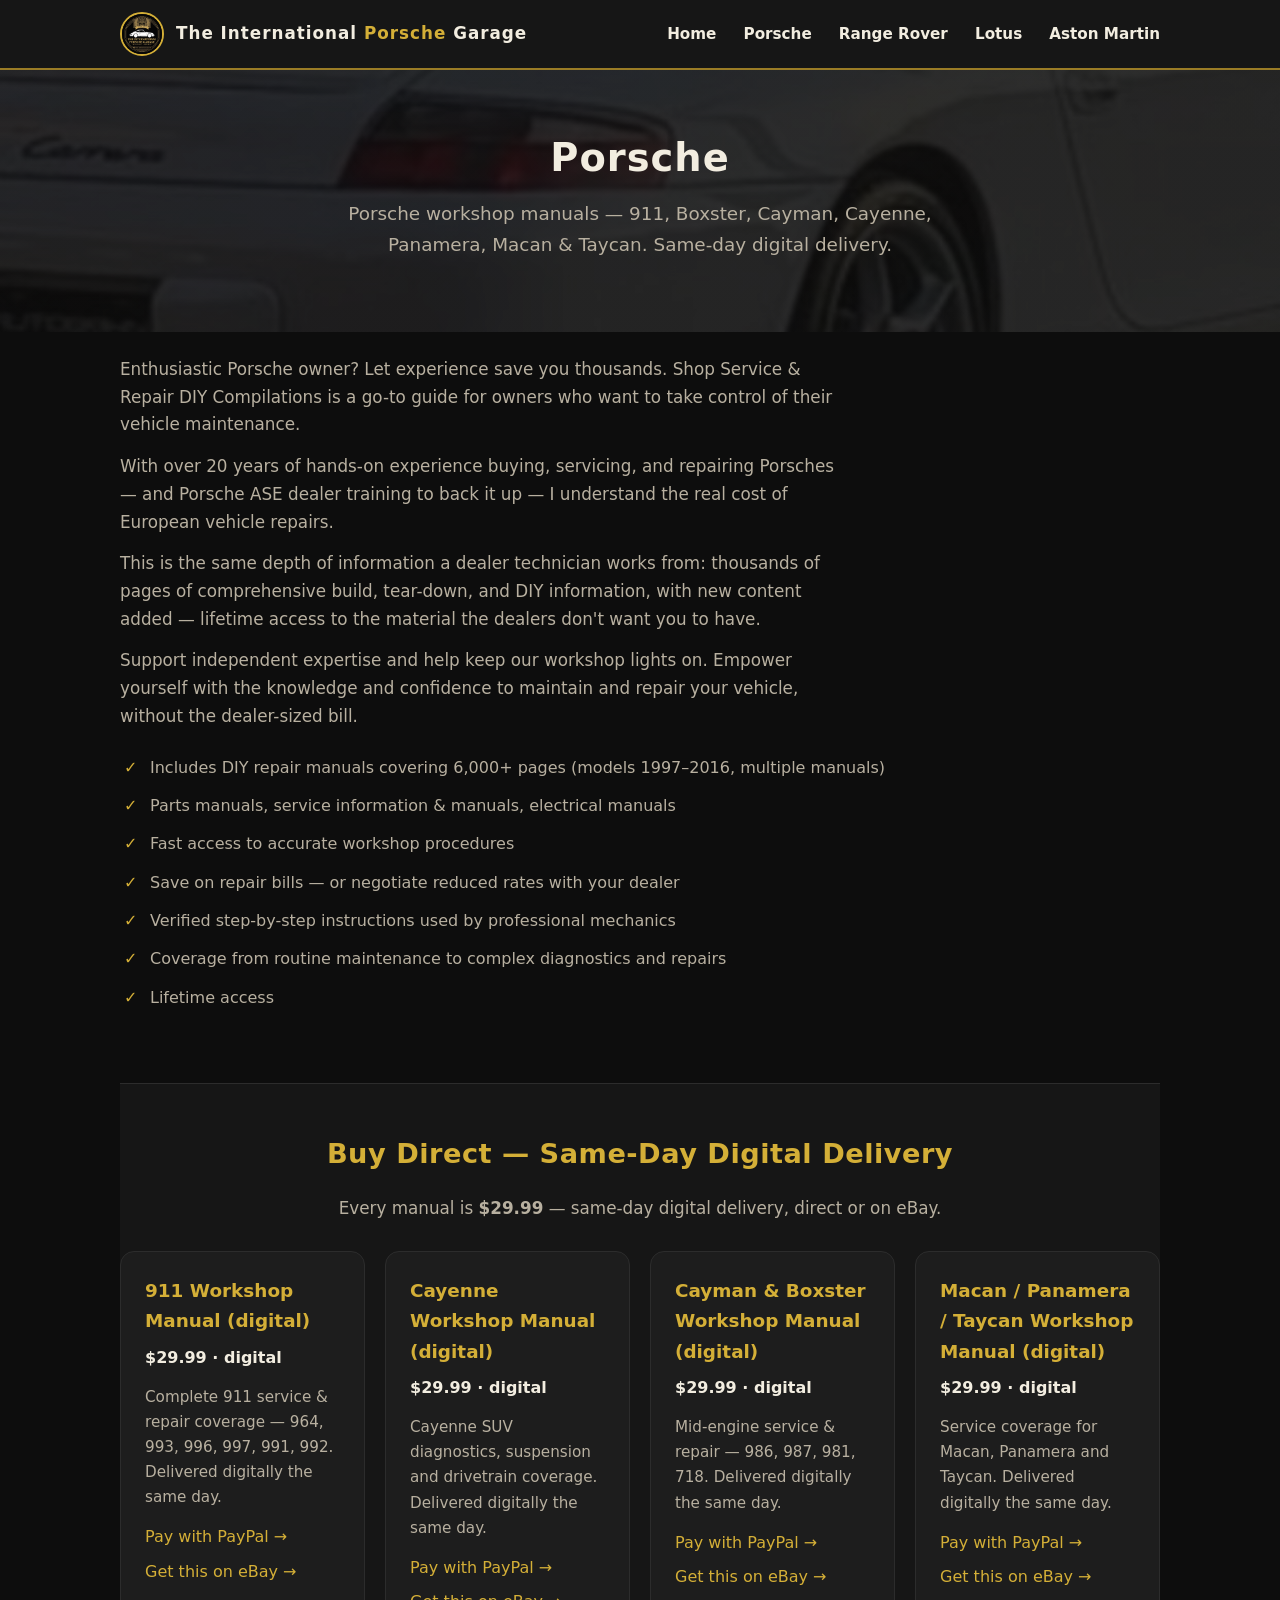
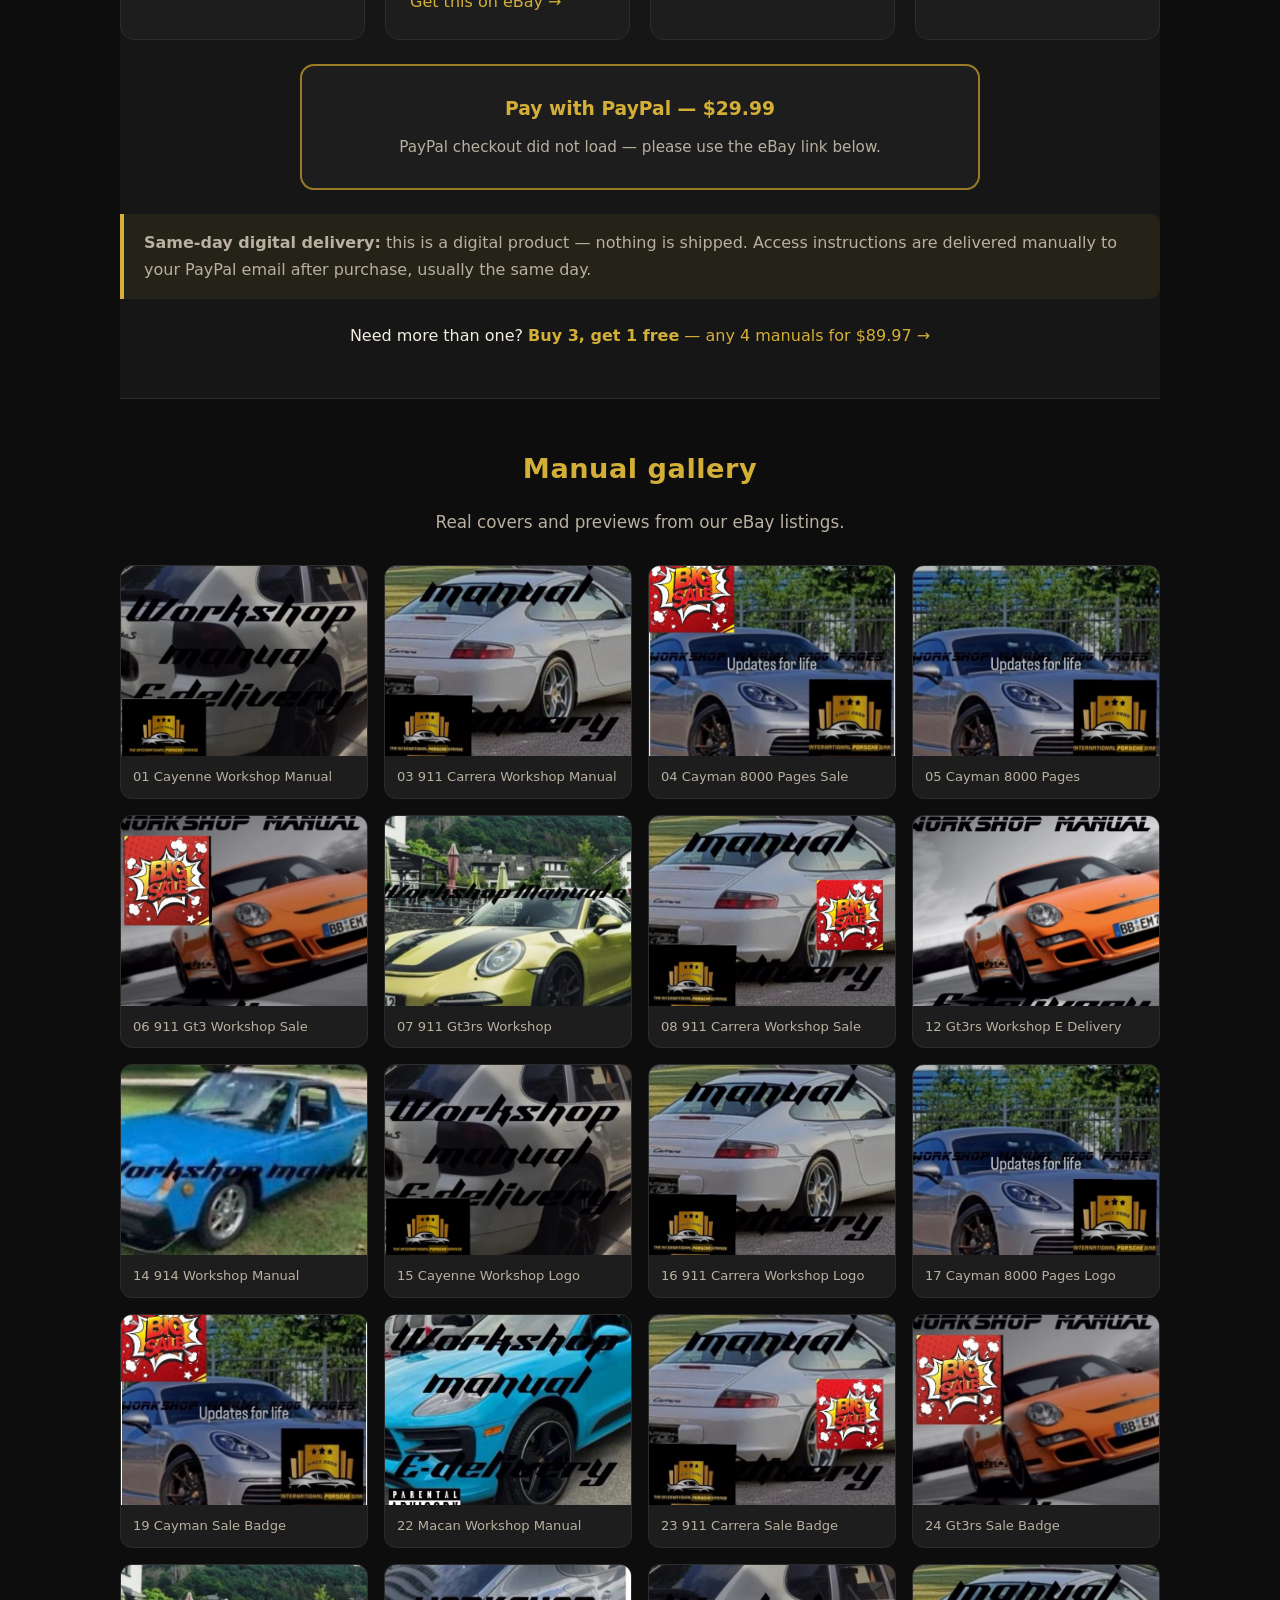
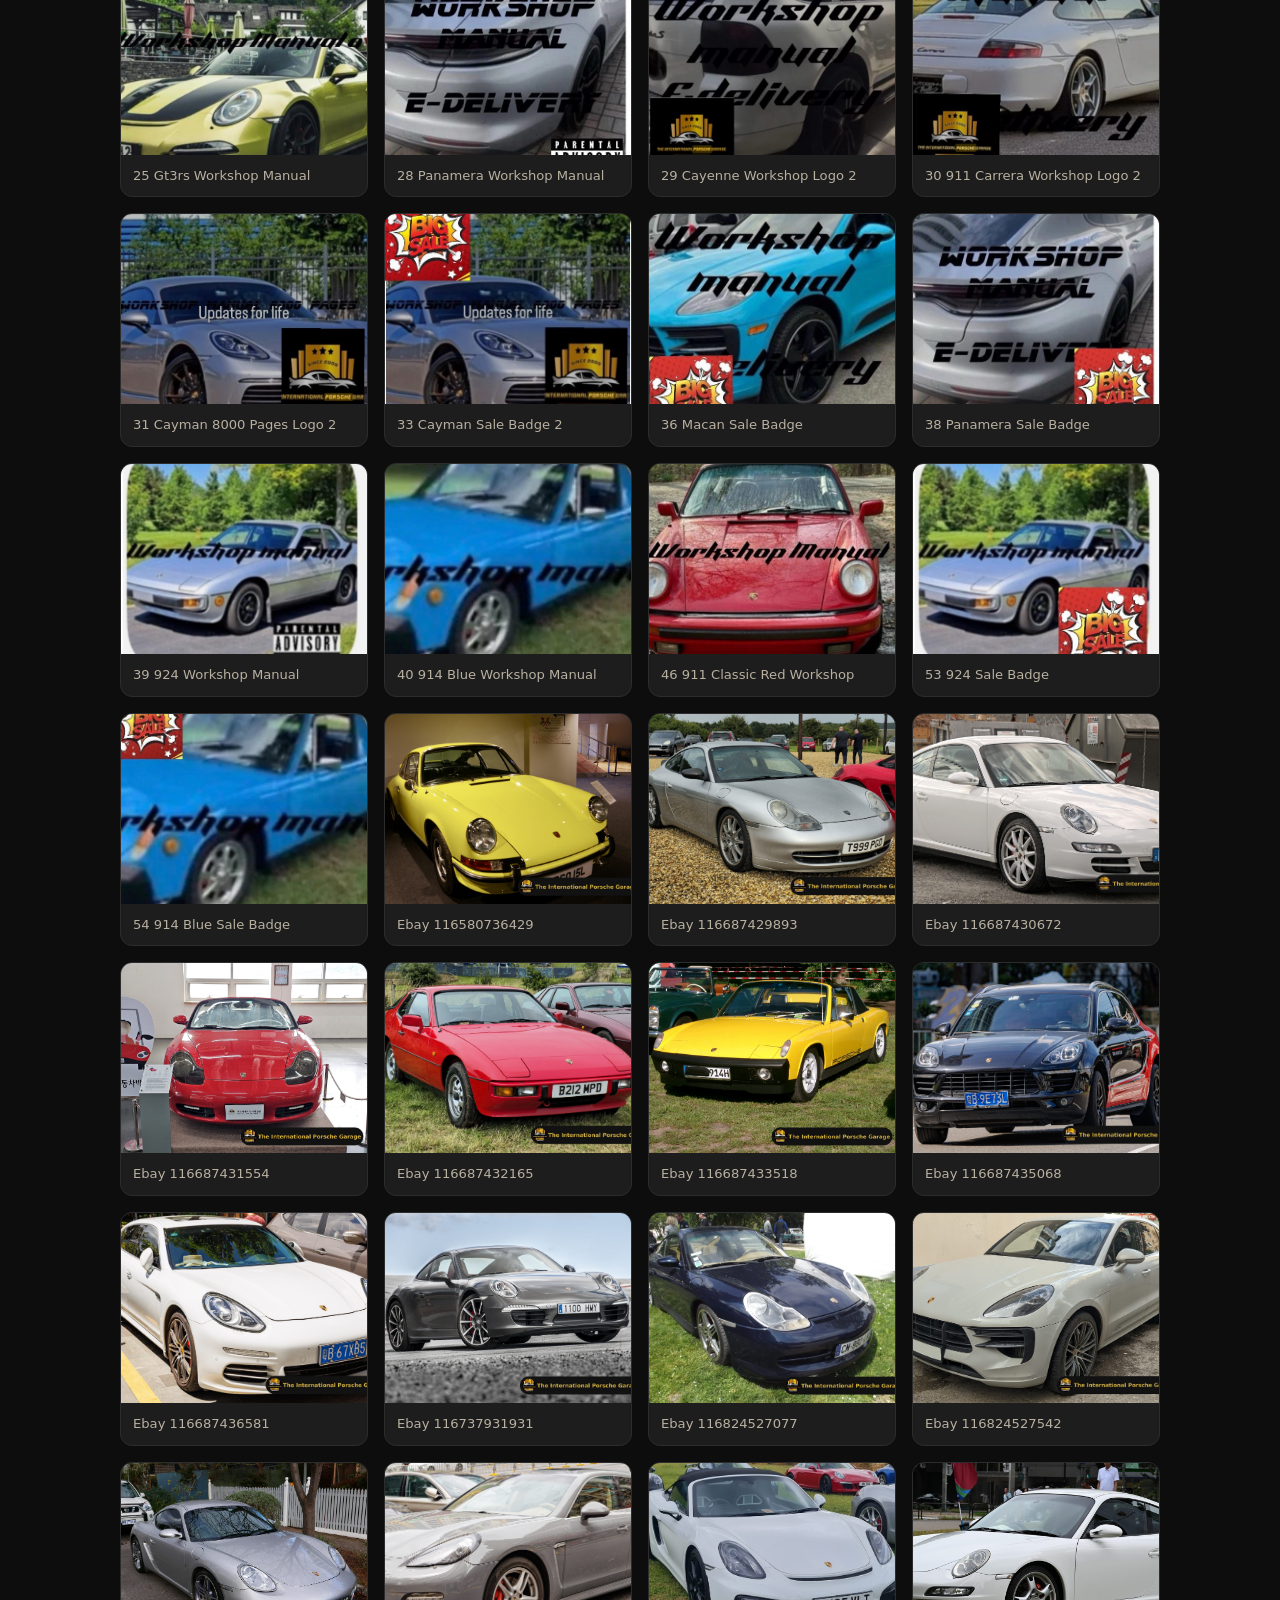
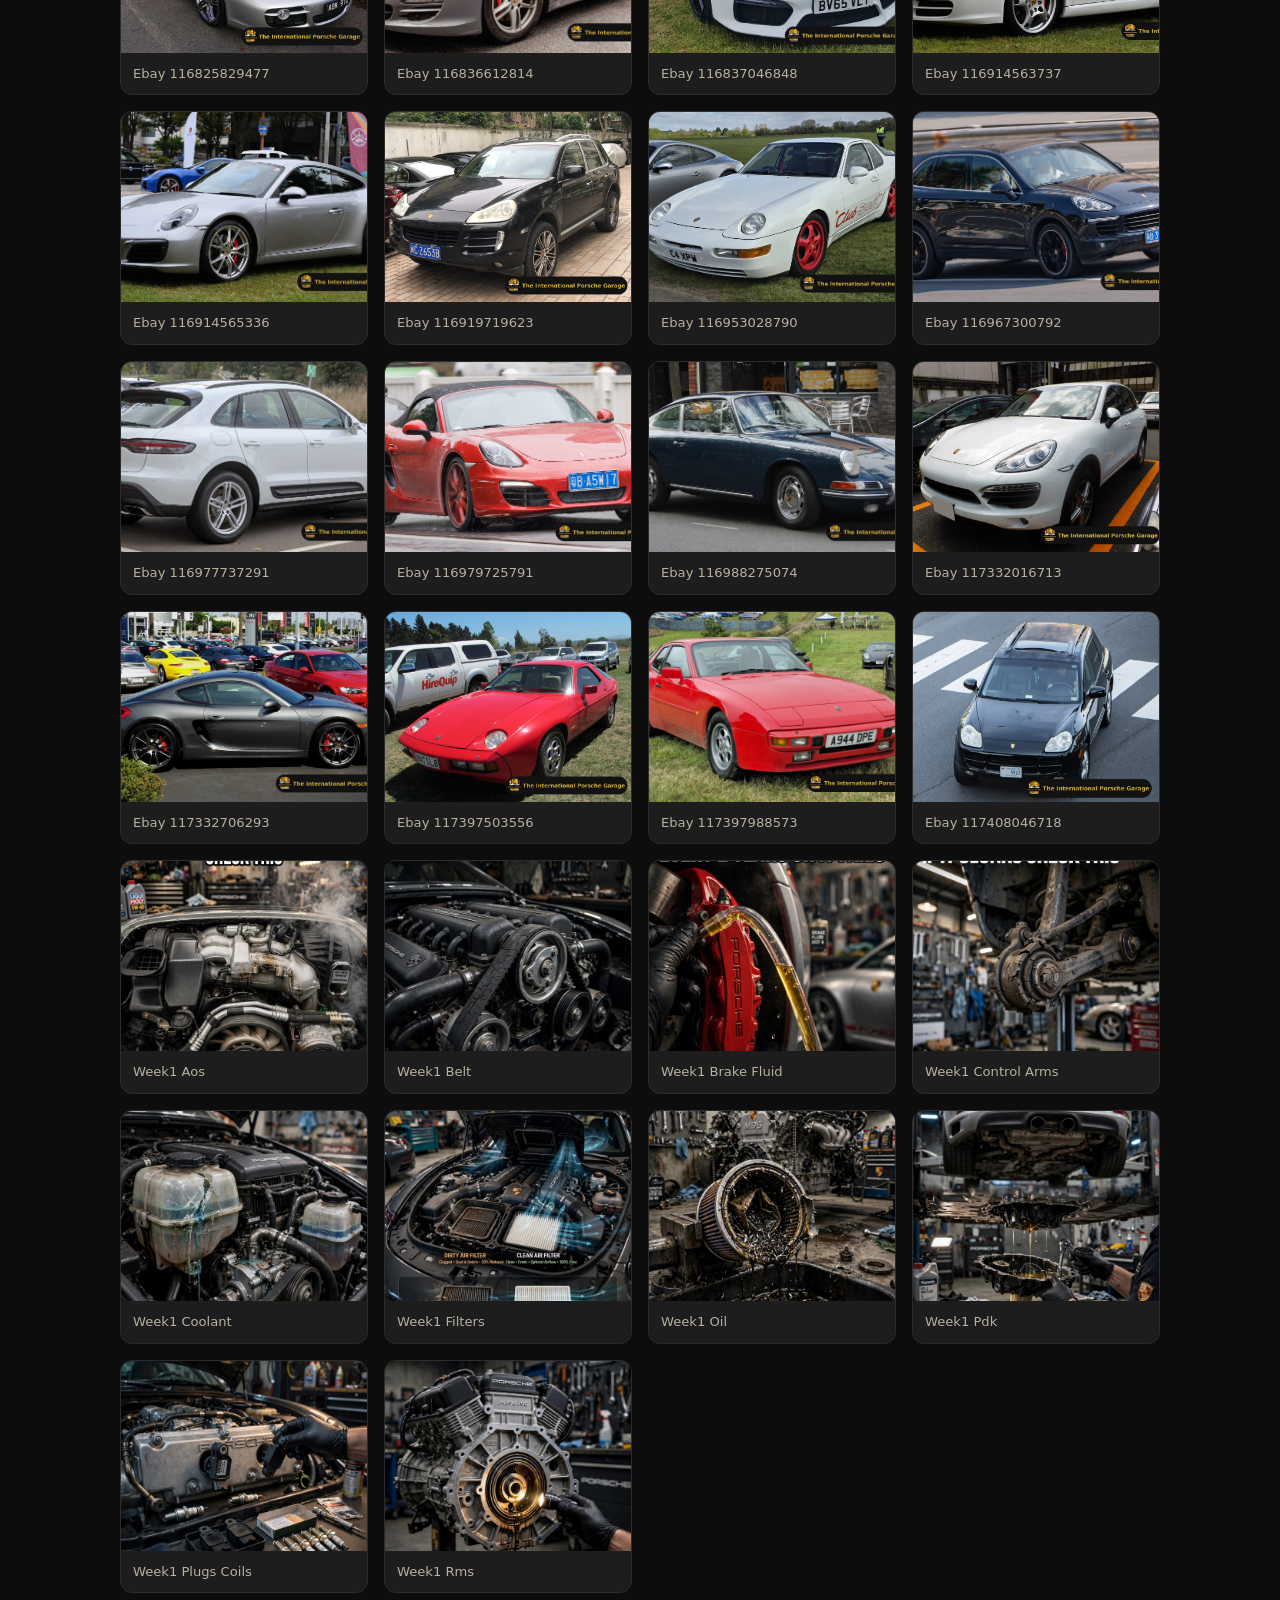
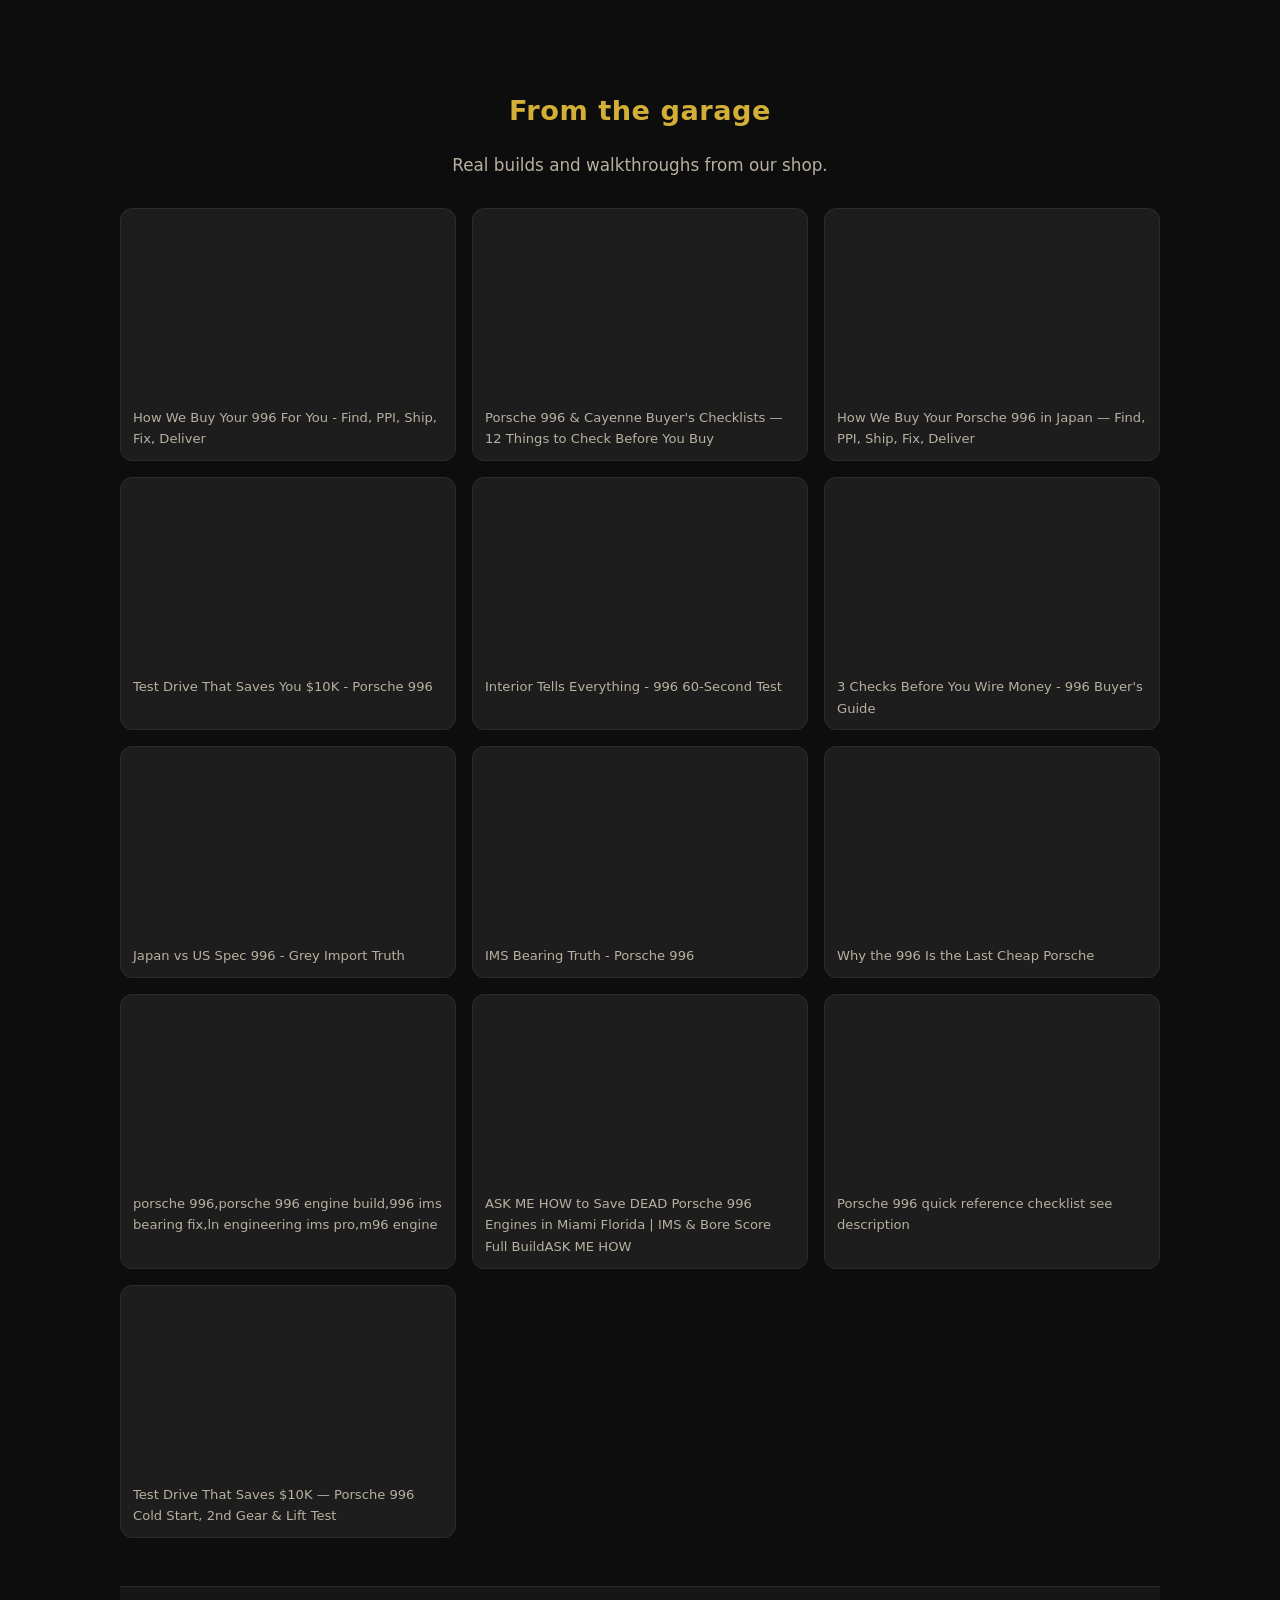
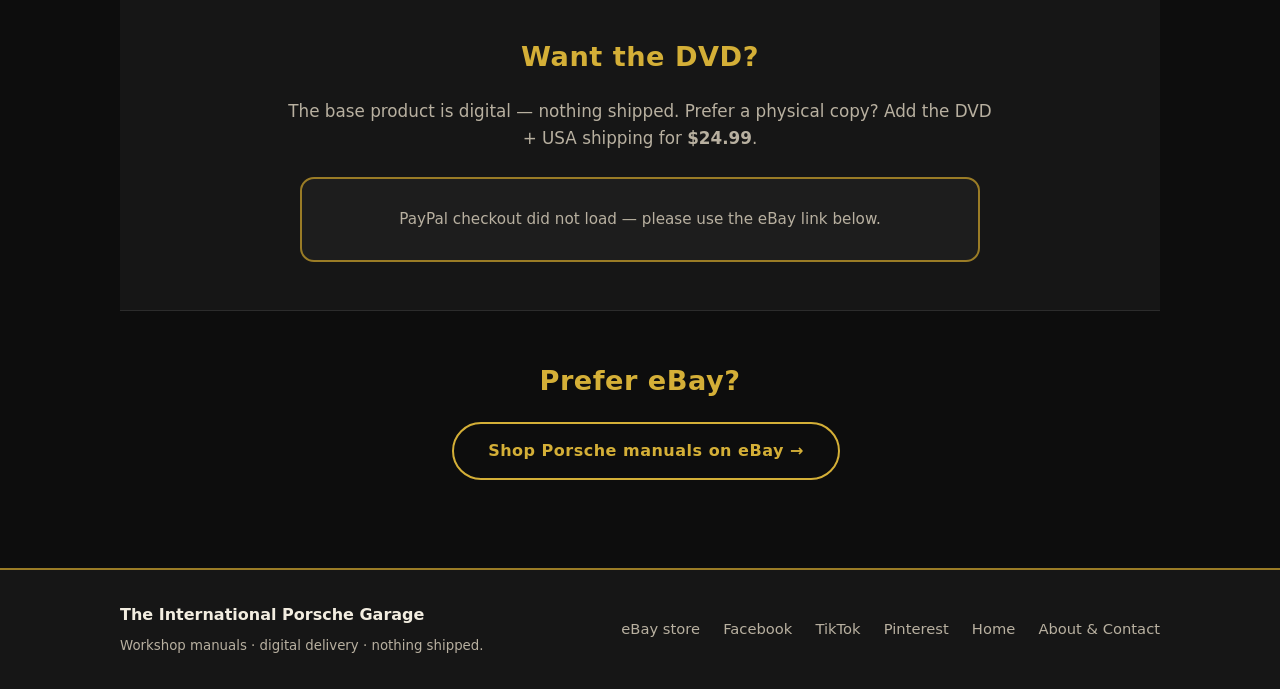
<file: brands/porsche.html>
<!DOCTYPE html>
<html lang="en">
<head>
  <meta charset="utf-8">
  <meta name="viewport" content="width=device-width, initial-scale=1">
  <title>Porsche Workshop Manuals — The International Porsche Garage</title>
  <meta name="description" content="Porsche workshop manuals — 911, Boxster, Cayman, Cayenne, Panamera, Macan &amp; Taycan. Same-day digital delivery.">
  <link rel="icon" href="../assets/ipg-logo.jpg">
  <link rel="stylesheet" href="../styles.css">
  <script id="brand-data" type="application/json">{"brand":"Porsche","slug":"porsche","tagline":"Porsche workshop manuals \u2014 911, Boxster, Cayman, Cayenne, Panamera, Macan & Taycan. Same-day digital delivery.","hero_image":"../assets/brands/porsche/03-911-carrera-workshop-manual.jpg","description_paragraphs":["Enthusiastic Porsche owner? Let experience save you thousands. Shop Service & Repair DIY Compilations is a go-to guide for owners who want to take control of their vehicle maintenance.","With over 20 years of hands-on experience buying, servicing, and repairing Porsches \u2014 and Porsche ASE dealer training to back it up \u2014 I understand the real cost of European vehicle repairs.","This is the same depth of information a dealer technician works from: thousands of pages of comprehensive build, tear-down, and DIY information, with new content added \u2014 lifetime access to the material the dealers don't want you to have.","Support independent expertise and help keep our workshop lights on. Empower yourself with the knowledge and confidence to maintain and repair your vehicle, without the dealer-sized bill."],"bullets":["Includes DIY repair manuals covering 6,000+ pages (models 1997\u20132016, multiple manuals)","Parts manuals, service information & manuals, electrical manuals","Fast access to accurate workshop procedures","Save on repair bills \u2014 or negotiate reduced rates with your dealer","Verified step-by-step instructions used by professional mechanics","Coverage from routine maintenance to complex diagnostics and repairs","Lifetime access"],"gallery":[{"src":"../assets/brands/porsche/01-cayenne-workshop-manual.jpg","caption":"01 cayenne workshop manual"},{"src":"../assets/brands/porsche/03-911-carrera-workshop-manual.jpg","caption":"03 911 carrera workshop manual"},{"src":"../assets/brands/porsche/04-cayman-8000-pages-sale.jpg","caption":"04 cayman 8000 pages sale"},{"src":"../assets/brands/porsche/05-cayman-8000-pages.jpg","caption":"05 cayman 8000 pages"},{"src":"../assets/brands/porsche/06-911-gt3-workshop-sale.jpg","caption":"06 911 gt3 workshop sale"},{"src":"../assets/brands/porsche/07-911-gt3rs-workshop.jpg","caption":"07 911 gt3rs workshop"},{"src":"../assets/brands/porsche/08-911-carrera-workshop-sale.jpg","caption":"08 911 carrera workshop sale"},{"src":"../assets/brands/porsche/12-gt3rs-workshop-e-delivery.jpg","caption":"12 gt3rs workshop e delivery"},{"src":"../assets/brands/porsche/14-914-workshop-manual.jpg","caption":"14 914 workshop manual"},{"src":"../assets/brands/porsche/15-cayenne-workshop-logo.jpg","caption":"15 cayenne workshop logo"},{"src":"../assets/brands/porsche/16-911-carrera-workshop-logo.jpg","caption":"16 911 carrera workshop logo"},{"src":"../assets/brands/porsche/17-cayman-8000-pages-logo.jpg","caption":"17 cayman 8000 pages logo"},{"src":"../assets/brands/porsche/19-cayman-sale-badge.jpg","caption":"19 cayman sale badge"},{"src":"../assets/brands/porsche/22-macan-workshop-manual.jpg","caption":"22 macan workshop manual"},{"src":"../assets/brands/porsche/23-911-carrera-sale-badge.jpg","caption":"23 911 carrera sale badge"},{"src":"../assets/brands/porsche/24-gt3rs-sale-badge.jpg","caption":"24 gt3rs sale badge"},{"src":"../assets/brands/porsche/25-gt3rs-workshop-manual.jpg","caption":"25 gt3rs workshop manual"},{"src":"../assets/brands/porsche/28-panamera-workshop-manual.jpg","caption":"28 panamera workshop manual"},{"src":"../assets/brands/porsche/29-cayenne-workshop-logo-2.jpg","caption":"29 cayenne workshop logo 2"},{"src":"../assets/brands/porsche/30-911-carrera-workshop-logo-2.jpg","caption":"30 911 carrera workshop logo 2"},{"src":"../assets/brands/porsche/31-cayman-8000-pages-logo-2.jpg","caption":"31 cayman 8000 pages logo 2"},{"src":"../assets/brands/porsche/33-cayman-sale-badge-2.jpg","caption":"33 cayman sale badge 2"},{"src":"../assets/brands/porsche/36-macan-sale-badge.jpg","caption":"36 macan sale badge"},{"src":"../assets/brands/porsche/38-panamera-sale-badge.jpg","caption":"38 panamera sale badge"},{"src":"../assets/brands/porsche/39-924-workshop-manual.jpg","caption":"39 924 workshop manual"},{"src":"../assets/brands/porsche/40-914-blue-workshop-manual.jpg","caption":"40 914 blue workshop manual"},{"src":"../assets/brands/porsche/46-911-classic-red-workshop.jpg","caption":"46 911 classic red workshop"},{"src":"../assets/brands/porsche/53-924-sale-badge.jpg","caption":"53 924 sale badge"},{"src":"../assets/brands/porsche/54-914-blue-sale-badge.jpg","caption":"54 914 blue sale badge"},{"src":"../assets/brands/porsche/ebay-116580736429.jpg","caption":"ebay 116580736429"},{"src":"../assets/brands/porsche/ebay-116687429893.jpg","caption":"ebay 116687429893"},{"src":"../assets/brands/porsche/ebay-116687430672.jpg","caption":"ebay 116687430672"},{"src":"../assets/brands/porsche/ebay-116687431554.jpg","caption":"ebay 116687431554"},{"src":"../assets/brands/porsche/ebay-116687432165.jpg","caption":"ebay 116687432165"},{"src":"../assets/brands/porsche/ebay-116687433518.jpg","caption":"ebay 116687433518"},{"src":"../assets/brands/porsche/ebay-116687435068.jpg","caption":"ebay 116687435068"},{"src":"../assets/brands/porsche/ebay-116687436581.jpg","caption":"ebay 116687436581"},{"src":"../assets/brands/porsche/ebay-116737931931.jpg","caption":"ebay 116737931931"},{"src":"../assets/brands/porsche/ebay-116824527077.jpg","caption":"ebay 116824527077"},{"src":"../assets/brands/porsche/ebay-116824527542.jpg","caption":"ebay 116824527542"},{"src":"../assets/brands/porsche/ebay-116825829477.jpg","caption":"ebay 116825829477"},{"src":"../assets/brands/porsche/ebay-116836612814.jpg","caption":"ebay 116836612814"},{"src":"../assets/brands/porsche/ebay-116837046848.jpg","caption":"ebay 116837046848"},{"src":"../assets/brands/porsche/ebay-116914563737.jpg","caption":"ebay 116914563737"},{"src":"../assets/brands/porsche/ebay-116914565336.jpg","caption":"ebay 116914565336"},{"src":"../assets/brands/porsche/ebay-116919719623.jpg","caption":"ebay 116919719623"},{"src":"../assets/brands/porsche/ebay-116953028790.jpg","caption":"ebay 116953028790"},{"src":"../assets/brands/porsche/ebay-116967300792.jpg","caption":"ebay 116967300792"},{"src":"../assets/brands/porsche/ebay-116977737291.jpg","caption":"ebay 116977737291"},{"src":"../assets/brands/porsche/ebay-116979725791.jpg","caption":"ebay 116979725791"},{"src":"../assets/brands/porsche/ebay-116988275074.jpg","caption":"ebay 116988275074"},{"src":"../assets/brands/porsche/ebay-117332016713.jpg","caption":"ebay 117332016713"},{"src":"../assets/brands/porsche/ebay-117332706293.jpg","caption":"ebay 117332706293"},{"src":"../assets/brands/porsche/ebay-117397503556.jpg","caption":"ebay 117397503556"},{"src":"../assets/brands/porsche/ebay-117397988573.jpg","caption":"ebay 117397988573"},{"src":"../assets/brands/porsche/ebay-117408046718.jpg","caption":"ebay 117408046718"},{"src":"../assets/brands/porsche/week1-aos.jpg","caption":"week1 aos"},{"src":"../assets/brands/porsche/week1-belt.jpg","caption":"week1 belt"},{"src":"../assets/brands/porsche/week1-brake-fluid.jpg","caption":"week1 brake fluid"},{"src":"../assets/brands/porsche/week1-control-arms.jpg","caption":"week1 control arms"},{"src":"../assets/brands/porsche/week1-coolant.jpg","caption":"week1 coolant"},{"src":"../assets/brands/porsche/week1-filters.jpg","caption":"week1 filters"},{"src":"../assets/brands/porsche/week1-oil.jpg","caption":"week1 oil"},{"src":"../assets/brands/porsche/week1-pdk.jpg","caption":"week1 pdk"},{"src":"../assets/brands/porsche/week1-plugs-coils.jpg","caption":"week1 plugs coils"},{"src":"../assets/brands/porsche/week1-rms.jpg","caption":"week1 rms"}],"products":[{"name":"911 Workshop Manual (digital)","price":"$29.99","description":"Complete 911 service & repair coverage \u2014 964, 993, 996, 997, 991, 992. Delivered digitally the same day.","ebay_link":"https://www.ebay.com/sch/i.html?_ssn=theinternationalcargarage&_nkw=911+workshop+manual"},{"name":"Cayenne Workshop Manual (digital)","price":"$29.99","description":"Cayenne SUV diagnostics, suspension and drivetrain coverage. Delivered digitally the same day.","ebay_link":"https://www.ebay.com/sch/i.html?_ssn=theinternationalcargarage&_nkw=cayenne+workshop+manual"},{"name":"Cayman & Boxster Workshop Manual (digital)","price":"$29.99","description":"Mid-engine service & repair \u2014 986, 987, 981, 718. Delivered digitally the same day.","ebay_link":"https://www.ebay.com/sch/i.html?_ssn=theinternationalcargarage&_nkw=cayman+workshop+manual"},{"name":"Macan / Panamera / Taycan Workshop Manual (digital)","price":"$29.99","description":"Service coverage for Macan, Panamera and Taycan. Delivered digitally the same day.","ebay_link":"https://www.ebay.com/sch/i.html?_ssn=theinternationalcargarage&_nkw=macan+workshop+manual"}],"ebay_search_url":"https://www.ebay.com/sch/i.html?_ssn=theinternationalcargarage&_nkw=porsche+workshop+manual","paypal_button_id":"ZRVBZSAEA2QKS","paypal_button_html":"","direct_price":"$29.99","ebay_price":"$29.99","dvd_addon_price":"$24.99","dvd_button_id":"4W4AVVSTFPTJ2","dvd_button_html":"","videos":[{"id":"DzRKjNhid90","title":"How We Buy Your 996 For You - Find, PPI, Ship, Fix, Deliver"},{"id":"4Jyqb3tutBQ","title":"Porsche 996 & Cayenne Buyer's Checklists \u2014 12 Things to Check Before You Buy"},{"id":"Np2KcupUi5M","title":"How We Buy Your Porsche 996 in Japan \u2014 Find, PPI, Ship, Fix, Deliver"},{"id":"6_QU00BdTyM","title":"Test Drive That Saves You $10K - Porsche 996"},{"id":"5_Jqiv7MZO0","title":"Interior Tells Everything - 996 60-Second Test"},{"id":"pRyArbPfG6Y","title":"3 Checks Before You Wire Money - 996 Buyer's Guide"},{"id":"2qlJikIaaF0","title":"Japan vs US Spec 996 - Grey Import Truth"},{"id":"QVsKKSF1_M0","title":"IMS Bearing Truth - Porsche 996"},{"id":"GWej2_vA-E0","title":"Why the 996 Is the Last Cheap Porsche"},{"id":"NXy8C5iUzXI","title":"porsche 996,porsche 996 engine build,996 ims bearing fix,ln engineering ims pro,m96 engine"},{"id":"1ny3TME6cFA","title":"ASK ME HOW to Save DEAD Porsche 996 Engines in Miami Florida | IMS & Bore Score Full BuildASK ME HOW"},{"id":"FYv6jnKDweU","title":"Porsche 996 quick reference checklist see description"},{"id":"Ql6erzFRbFc","title":"Test Drive That Saves $10K \u2014 Porsche 996 Cold Start, 2nd Gear & Lift Test"}]}</script>
  <script src="https://www.paypal.com/sdk/js?client-id=BAACAXDh_GmUXd4wZb-8EBJlsgw_2A9mJOTpD0rXL8noN7NnNL7IlCgoK8mFamyL8GmLKQq5UxAEnn_iks&amp;components=hosted-buttons&amp;enable-funding=venmo&amp;currency=USD"></script>
</head>
<body>

<header class="site">
  <div class="wrap nav">
    <a class="brand" href="../index.html">
      <img src="../assets/ipg-logo.jpg" alt="The International Porsche Garage logo">
      <span>The International <em>Porsche</em> Garage</span>
    </a>
    <nav class="links">
      <a href="../index.html">Home</a>
      <a href="porsche.html">Porsche</a>
      <a href="range-rover.html">Range Rover</a>
      <a href="lotus.html">Lotus</a>
      <a href="aston-martin.html">Aston Martin</a>
    </nav>
  </div>
</header>

<div class="hero brand-hero">
  <h1 id="brand-name">Porsche</h1>
  <p class="tag" id="brand-tagline">Porsche workshop manuals — 911, Boxster, Cayman, Cayenne, Panamera, Macan &amp; Taycan. Same-day digital delivery.</p>
</div>

<main class="wrap">
  <section class="block" style="padding-top:24px;">
    <div id="brand-desc"></div>
  </section>

  <section class="block alt">
    <h2 class="center">Buy Direct — Same-Day Digital Delivery</h2>
    <p class="lead center" style="margin:0 auto 18px;" id="buy-lead"></p>
    <div class="grid" id="product-grid"></div>
    <div class="buybox" id="paypal-box"></div>
    <div class="note" id="delivery-note"></div>
    <p class="center" style="margin-top:14px;">Need more than one? <a href="../index.html#bundle"><strong>Buy 3, get 1 free</strong> — any 4 manuals for $89.97 →</a></p>
  </section>

  <section class="block">
    <h2 class="center">Manual gallery</h2>
    <p class="lead center" style="margin:0 auto;">Real covers and previews from our eBay listings.</p>
    <div class="gallery" id="brand-gallery"></div>
  </section>

  <section class="block" id="videos-section" hidden>
    <h2 class="center">From the garage</h2>
    <p class="lead center" style="margin:0 auto;">Real builds and walkthroughs from our shop.</p>
    <div class="videos" id="brand-videos"></div>
  </section>

  <section class="block alt">
    <h2 class="center">Want the DVD?</h2>
    <p class="lead center" style="margin:0 auto 18px;">The base product is digital — nothing shipped. Prefer a physical copy? Add the DVD + USA shipping for <strong id="dvd-price"></strong>.</p>
    <div class="buybox" id="dvd-box"></div>
  </section>

  <section class="block">
    <h2 class="center">Prefer eBay?</h2>
    <p class="center"><a class="btn ghost" id="ebay-link" href="#">Shop on eBay →</a></p>
  </section>
</main>

<footer class="site">
  <div class="wrap">
    <div>
      <strong>The International Porsche Garage</strong>
      <small>Workshop manuals · digital delivery · nothing shipped.</small>
    </div>
    <div class="links">
      <a href="https://ebay.com/inf/internationalporschegarage?mkcid=1&mkrid=711-53200-19255-0&siteid=0&campid=5339212462&toolid=80008&mkevt=1" rel="noopener">eBay store</a>
      <a href="https://www.facebook.com/theinternationalporschegarage" rel="noopener">Facebook</a>
      <a href="https://www.tiktok.com/@theinternationalporsche" rel="noopener">TikTok</a>
      <a href="https://www.pinterest.com/theinternationalporschegarage/" rel="noopener">Pinterest</a>
      <a href="../index.html">Home</a>
      <a href="../about.html">About &amp; Contact</a>
    </div>
  </div>
</footer>

<script>
(function () {
  function render(d) {
    document.title = d.brand + " Workshop Manuals — The International Porsche Garage";
    document.getElementById("brand-name").textContent = d.brand;
    document.getElementById("brand-tagline").textContent = d.tagline || "";
    document.querySelector("main").style.setProperty("--hero", "");
    var hero = document.querySelector(".brand-hero");
    if (d.hero_image) {
      hero.style.backgroundImage = "linear-gradient(rgba(13,13,13,.82), rgba(13,13,13,.82)), url(" + d.hero_image + ")";
      hero.style.backgroundSize = "cover";
      hero.style.backgroundPosition = "center";
    }
    var desc = document.getElementById("brand-desc");
    desc.innerHTML = "";
    (d.description_paragraphs || []).forEach(function (p) {
      var el = document.createElement("p"); el.className = "lead"; el.style.marginBottom = "14px";
      el.textContent = p; desc.appendChild(el);
    });
    if ((d.bullets || []).length) {
      var ul = document.createElement("ul"); ul.className = "ticks";
      d.bullets.forEach(function (b) { var li = document.createElement("li"); li.textContent = b; ul.appendChild(li); });
      desc.appendChild(ul);
    }
    document.getElementById("buy-lead").innerHTML =
      "Every manual is <strong>" + d.direct_price +
      "</strong> — same-day digital delivery, direct or on eBay.";
    var grid = document.getElementById("product-grid"); grid.innerHTML = "";
    (d.products || []).forEach(function (p) {
      var c = document.createElement("div"); c.className = "card";
      var h = document.createElement("h3"); h.textContent = p.name; c.appendChild(h);
      var pr = document.createElement("span"); pr.className = "price";
      pr.innerHTML = p.price + " · digital"; c.appendChild(pr);
      var dp = document.createElement("p"); dp.textContent = p.description || ""; c.appendChild(dp);
      if (p.ebay_link || p.etsy_link || d.paypal_button_id) {
        var links = document.createElement("div"); links.className = "buy-links";
        if (d.paypal_button_id) {
          var pp = document.createElement("a"); pp.href = "#paypal-box";
          pp.textContent = "Pay with PayPal →"; links.appendChild(pp);
        }
        if (p.ebay_link) {
          var a = document.createElement("a"); a.href = p.ebay_link; a.rel = "noopener"; a.target = "_blank";
          a.textContent = "Get this on eBay →"; links.appendChild(a);
        }
        if (p.etsy_link) {
          var e = document.createElement("a"); e.href = p.etsy_link; e.rel = "noopener"; e.target = "_blank";
          e.textContent = "Get this on Etsy →"; links.appendChild(e);
        }
        c.appendChild(links);
      }
      grid.appendChild(c);
    });
    function renderPayPalButton(box, buttonId) {
      // PayPal hosted buttons (JS SDK): container must exist before render() is called.
      var cid = "paypal-container-" + buttonId;
      var div = document.createElement("div"); div.id = cid; box.appendChild(div);
      if (window.paypal && paypal.HostedButtons) {
        paypal.HostedButtons({ hostedButtonId: buttonId }).render("#" + cid);
      } else {
        var p = document.createElement("p"); p.className = "muted";
        p.textContent = "PayPal checkout did not load — please use the eBay link below.";
        box.appendChild(p);
      }
    }
    var pbox = document.getElementById("paypal-box");
    if (d.paypal_button_id) {
      pbox.innerHTML = '<h3>Pay with PayPal — ' + d.direct_price + '</h3>';
      renderPayPalButton(pbox, d.paypal_button_id);
    } else if (d.paypal_button_html) {
      pbox.innerHTML = '<h3>Pay with PayPal — ' + d.direct_price + '</h3>' + d.paypal_button_html;
    } else {
      pbox.innerHTML = '<h3>Pay with PayPal — ' + d.direct_price + '</h3>' +
        '<p class="muted">Direct PayPal checkout is being set up right now. In the meantime, grab it on eBay at the link below — same manual, same-day delivery.</p>' +
        '<p><a class="btn" href="' + d.ebay_search_url + '" rel="noopener" target="_blank">Buy on eBay — ' + d.ebay_price + '</a></p>';
    }
    document.getElementById("delivery-note").innerHTML =
      "<strong>Same-day digital delivery:</strong> this is a digital product — nothing is shipped. " +
      "Access instructions are delivered manually to your PayPal email after purchase, usually the same day.";
    var gal = document.getElementById("brand-gallery"); gal.innerHTML = "";
    (d.gallery || []).forEach(function (g) {
      var fig = document.createElement("figure");
      var img = document.createElement("img"); img.src = g.src; img.alt = g.caption || d.brand; img.loading = "lazy";
      var cap = document.createElement("figcaption"); cap.textContent = g.caption || "";
      fig.appendChild(img); fig.appendChild(cap); gal.appendChild(fig);
    });
    var vsec = document.getElementById("videos-section");
    var vids = document.getElementById("brand-videos"); vids.innerHTML = "";
    if (d.videos && d.videos.length) {
      vsec.hidden = false;
      d.videos.forEach(function (v) {
        var fig = document.createElement("figure");
        var wrap = document.createElement("div"); wrap.className = "video-wrap";
        if (v.src) {
          var vd = document.createElement("video");
          vd.src = v.src; vd.controls = true; vd.preload = "metadata";
          vd.title = v.title || (d.brand + " video");
          wrap.appendChild(vd);
        } else {
          var fr = document.createElement("iframe");
          fr.src = "https://www.youtube.com/embed/" + v.id;
          fr.title = v.title || (d.brand + " video");
          fr.allow = "accelerometer; autoplay; clipboard-write; encrypted-media; gyroscope; picture-in-picture";
          fr.allowFullscreen = true; fr.loading = "lazy";
          wrap.appendChild(fr);
        }
        fig.appendChild(wrap);
        var vcap = document.createElement("figcaption"); vcap.textContent = v.title || "";
        fig.appendChild(vcap); vids.appendChild(fig);
      });
    } else { vsec.hidden = true; }
    document.getElementById("dvd-price").textContent = d.dvd_addon_price;
    var dbox = document.getElementById("dvd-box");
    if (d.dvd_button_id) {
      renderPayPalButton(dbox, d.dvd_button_id);
    } else if (d.dvd_button_html) {
      dbox.innerHTML = d.dvd_button_html;
    } else {
      dbox.innerHTML = '<p class="muted">DVD add-on checkout is coming with the PayPal setup — <strong>' +
        d.dvd_addon_price + '</strong> including USA shipping. Ask us on eBay if you want it today.</p>';
    }
    var el = document.getElementById("ebay-link");
    el.href = d.ebay_search_url; el.textContent = "Shop " + d.brand + " manuals on eBay →";
  }
  var inline = JSON.parse(document.getElementById("brand-data").textContent);
  fetch(window.location.pathname.split("/").pop().replace(".html", ".json"))
    .then(function (r) { if (!r.ok) throw 0; return r.json(); })
    .then(render)
    .catch(function () { render(inline); });
})();
</script>
</body>
</html>
</file>
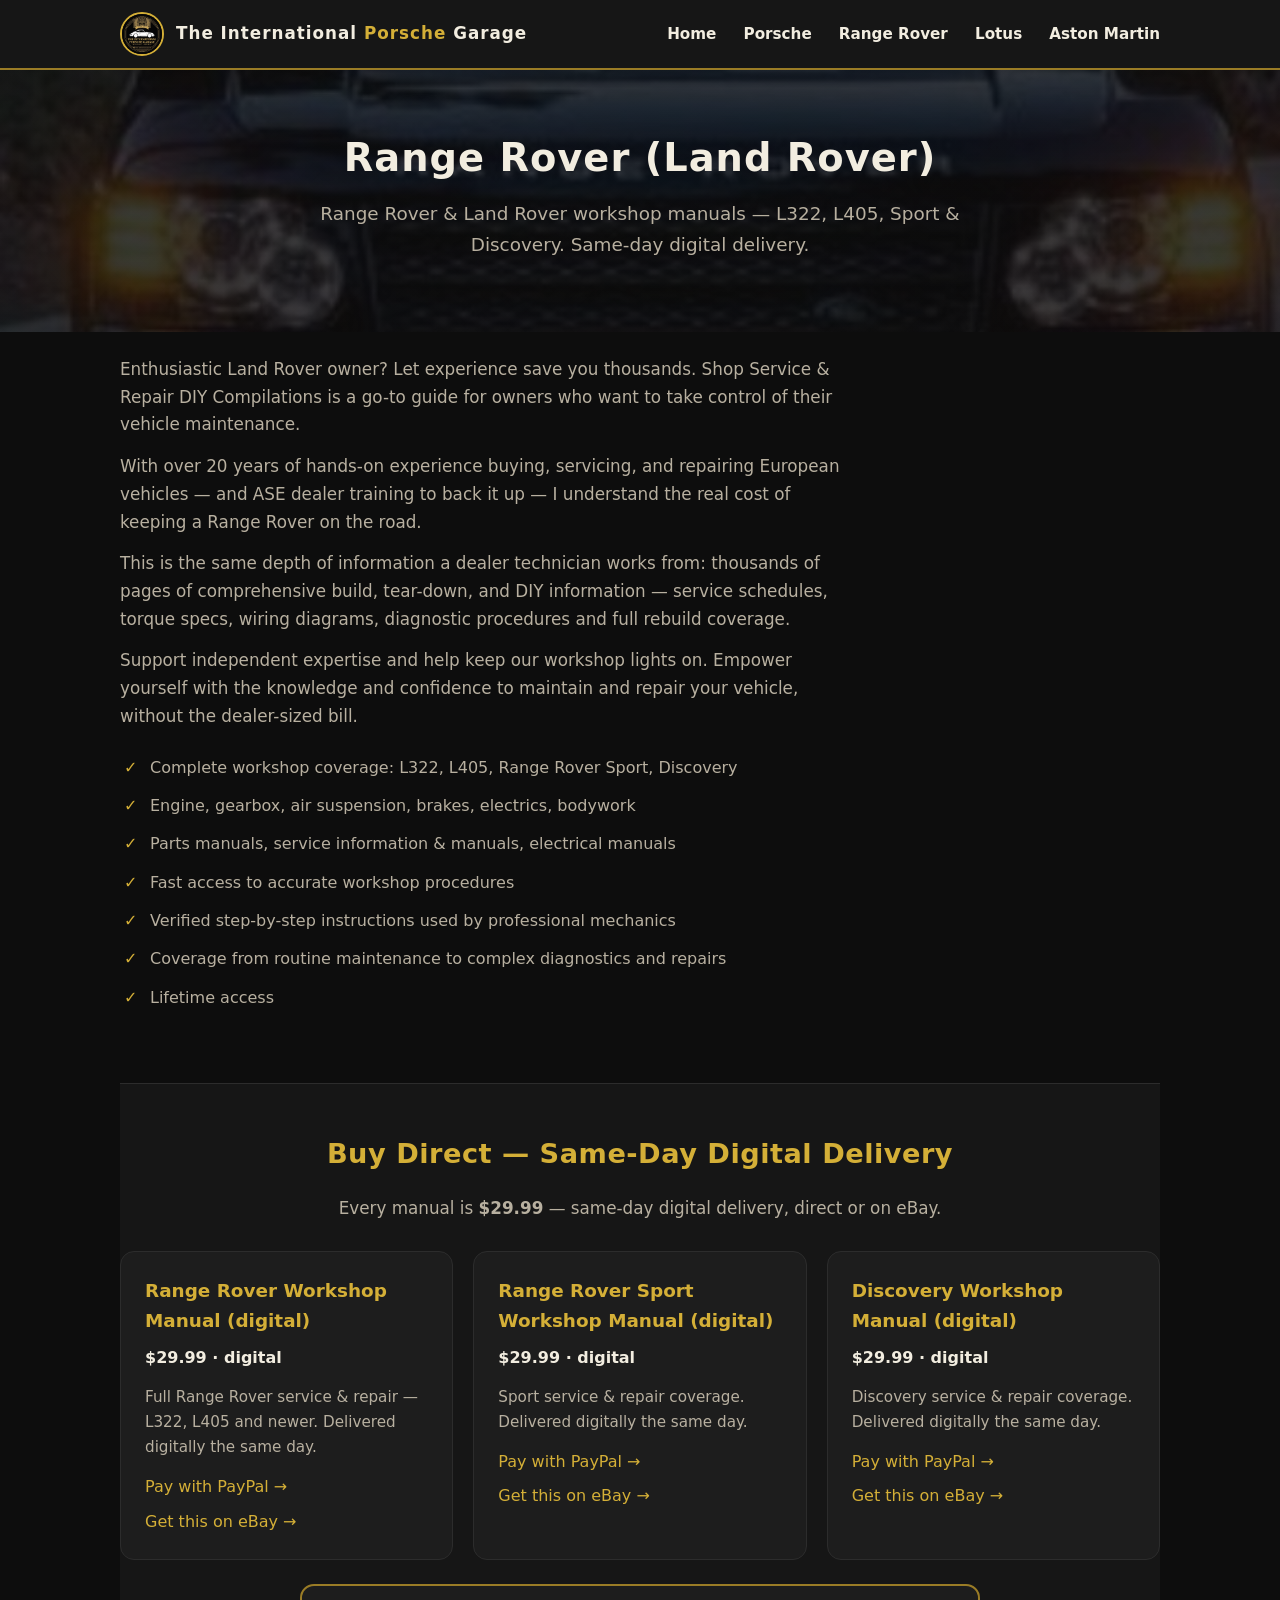
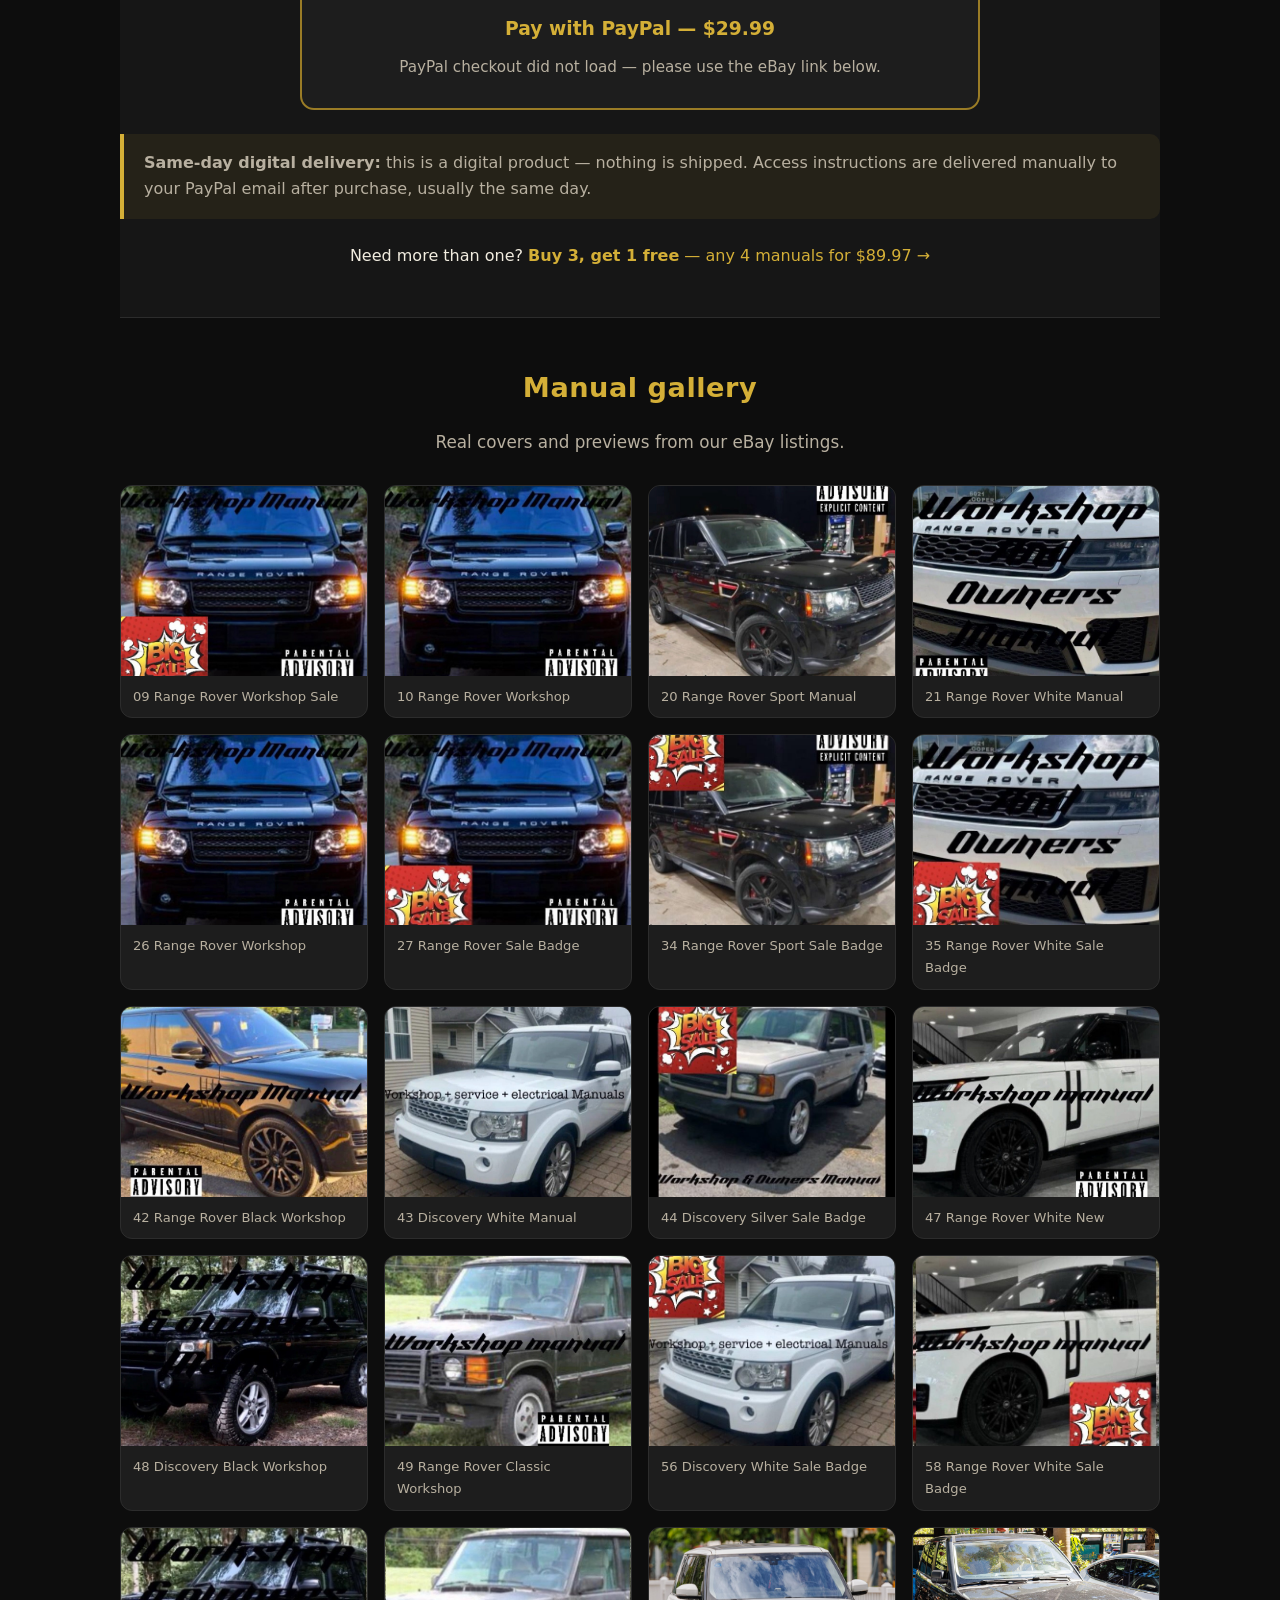
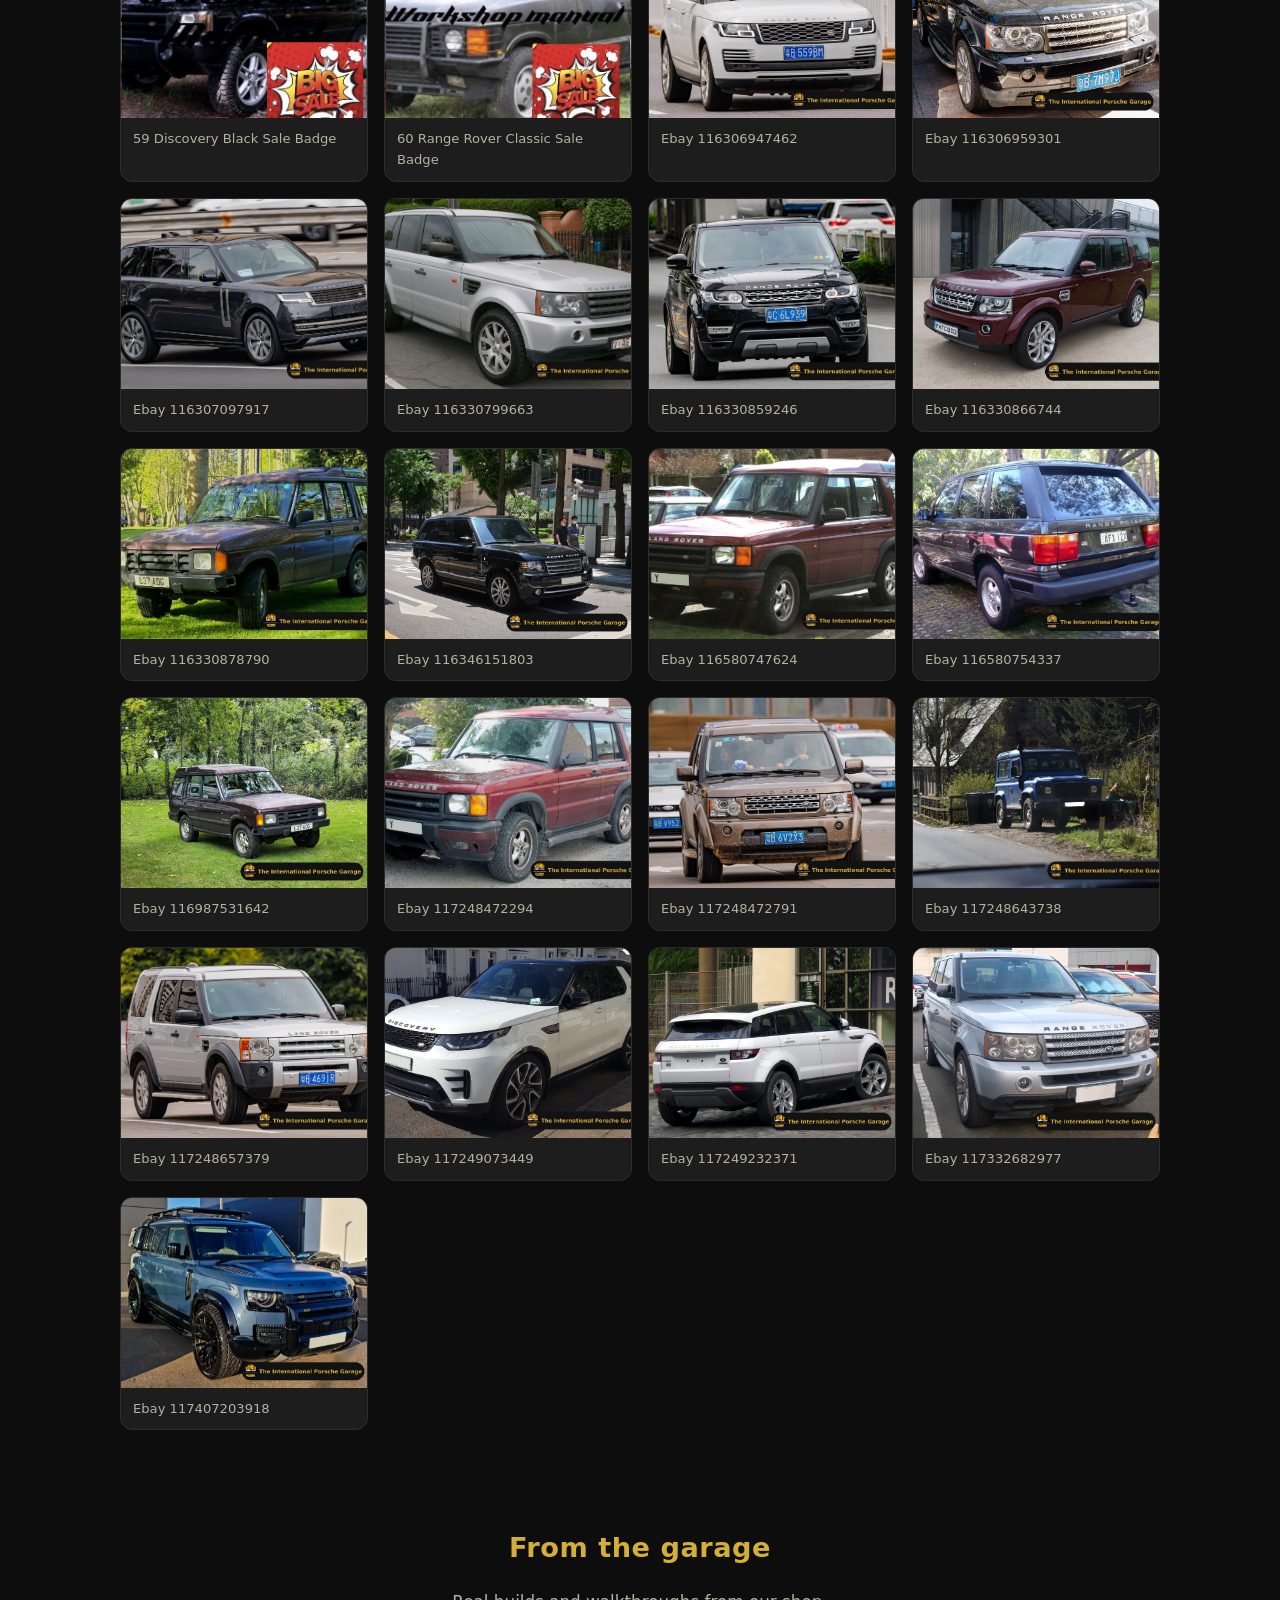
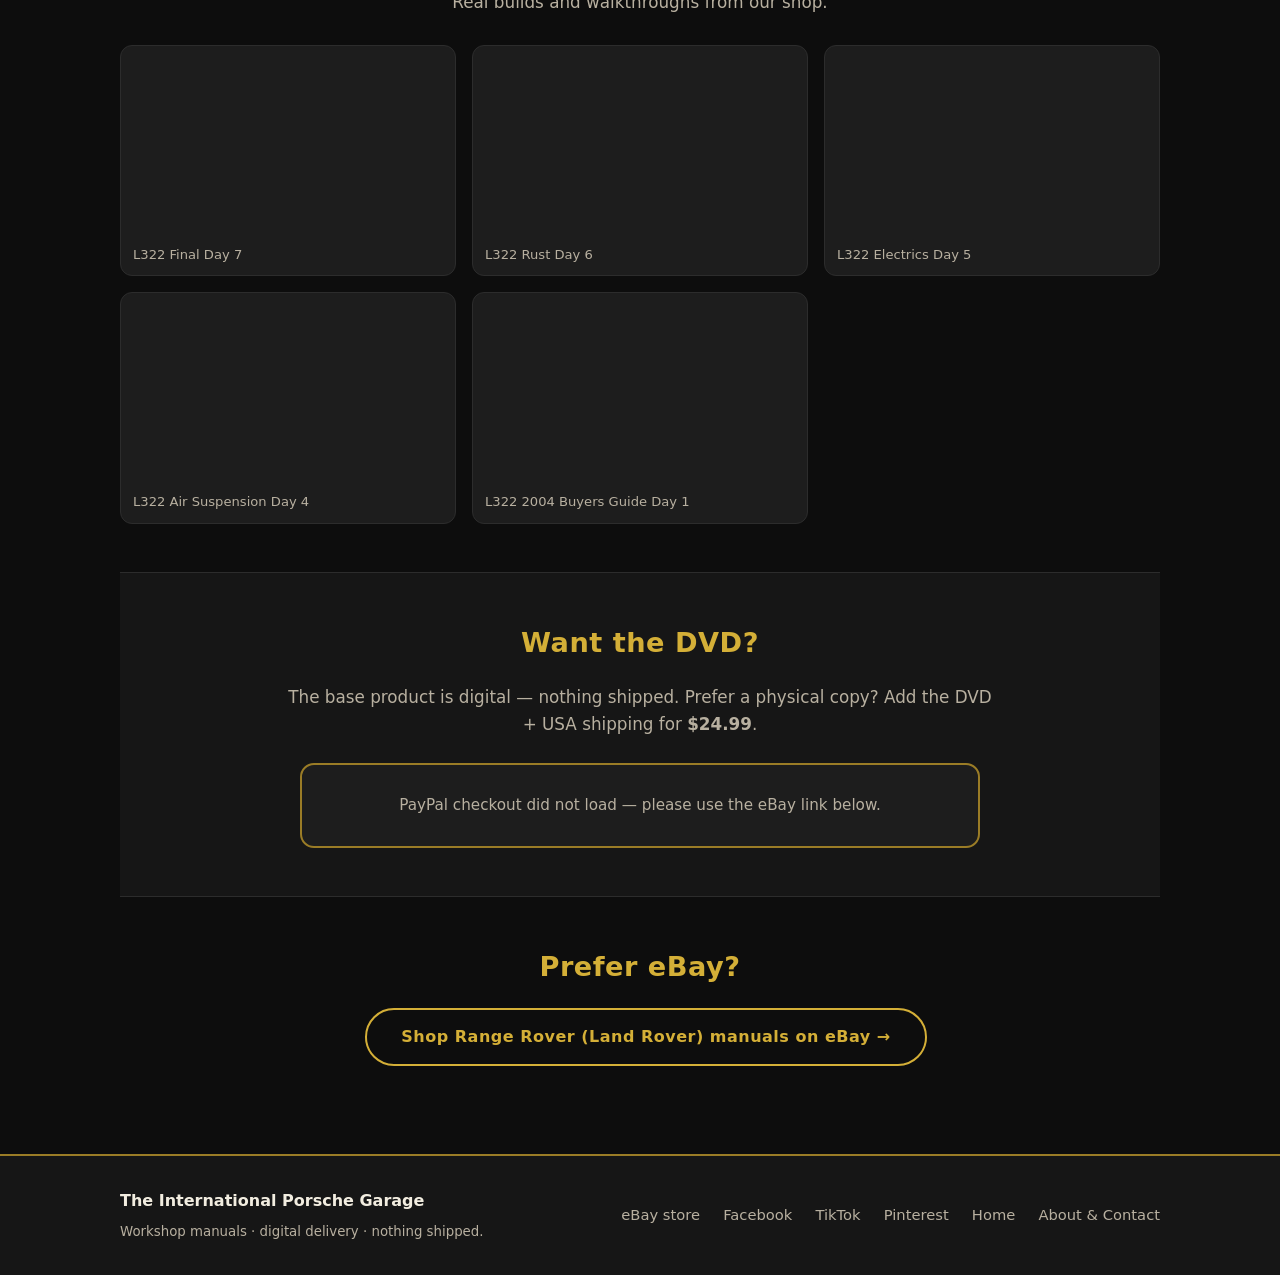
<file: brands/range-rover.html>
<!DOCTYPE html>
<html lang="en">
<head>
  <meta charset="utf-8">
  <meta name="viewport" content="width=device-width, initial-scale=1">
  <title>Range Rover (Land Rover) Workshop Manuals — The International Porsche Garage</title>
  <meta name="description" content="Range Rover &amp; Land Rover workshop manuals — L322, L405, Sport &amp; Discovery. Same-day digital delivery.">
  <link rel="icon" href="../assets/ipg-logo.jpg">
  <link rel="stylesheet" href="../styles.css">
  <script id="brand-data" type="application/json">{"brand":"Range Rover (Land Rover)","slug":"range-rover","tagline":"Range Rover & Land Rover workshop manuals \u2014 L322, L405, Sport & Discovery. Same-day digital delivery.","hero_image":"../assets/brands/range-rover/10-range-rover-workshop.jpg","description_paragraphs":["Enthusiastic Land Rover owner? Let experience save you thousands. Shop Service & Repair DIY Compilations is a go-to guide for owners who want to take control of their vehicle maintenance.","With over 20 years of hands-on experience buying, servicing, and repairing European vehicles \u2014 and ASE dealer training to back it up \u2014 I understand the real cost of keeping a Range Rover on the road.","This is the same depth of information a dealer technician works from: thousands of pages of comprehensive build, tear-down, and DIY information \u2014 service schedules, torque specs, wiring diagrams, diagnostic procedures and full rebuild coverage.","Support independent expertise and help keep our workshop lights on. Empower yourself with the knowledge and confidence to maintain and repair your vehicle, without the dealer-sized bill."],"bullets":["Complete workshop coverage: L322, L405, Range Rover Sport, Discovery","Engine, gearbox, air suspension, brakes, electrics, bodywork","Parts manuals, service information & manuals, electrical manuals","Fast access to accurate workshop procedures","Verified step-by-step instructions used by professional mechanics","Coverage from routine maintenance to complex diagnostics and repairs","Lifetime access"],"gallery":[{"src":"../assets/brands/range-rover/09-range-rover-workshop-sale.jpg","caption":"09 range rover workshop sale"},{"src":"../assets/brands/range-rover/10-range-rover-workshop.jpg","caption":"10 range rover workshop"},{"src":"../assets/brands/range-rover/20-range-rover-sport-manual.jpg","caption":"20 range rover sport manual"},{"src":"../assets/brands/range-rover/21-range-rover-white-manual.jpg","caption":"21 range rover white manual"},{"src":"../assets/brands/range-rover/26-range-rover-workshop.jpg","caption":"26 range rover workshop"},{"src":"../assets/brands/range-rover/27-range-rover-sale-badge.jpg","caption":"27 range rover sale badge"},{"src":"../assets/brands/range-rover/34-range-rover-sport-sale-badge.jpg","caption":"34 range rover sport sale badge"},{"src":"../assets/brands/range-rover/35-range-rover-white-sale-badge.jpg","caption":"35 range rover white sale badge"},{"src":"../assets/brands/range-rover/42-range-rover-black-workshop.jpg","caption":"42 range rover black workshop"},{"src":"../assets/brands/range-rover/43-discovery-white-manual.jpg","caption":"43 discovery white manual"},{"src":"../assets/brands/range-rover/44-discovery-silver-sale-badge.jpg","caption":"44 discovery silver sale badge"},{"src":"../assets/brands/range-rover/47-range-rover-white-new.jpg","caption":"47 range rover white new"},{"src":"../assets/brands/range-rover/48-discovery-black-workshop.jpg","caption":"48 discovery black workshop"},{"src":"../assets/brands/range-rover/49-range-rover-classic-workshop.jpg","caption":"49 range rover classic workshop"},{"src":"../assets/brands/range-rover/56-discovery-white-sale-badge.jpg","caption":"56 discovery white sale badge"},{"src":"../assets/brands/range-rover/58-range-rover-white-sale-badge.jpg","caption":"58 range rover white sale badge"},{"src":"../assets/brands/range-rover/59-discovery-black-sale-badge.jpg","caption":"59 discovery black sale badge"},{"src":"../assets/brands/range-rover/60-range-rover-classic-sale-badge.jpg","caption":"60 range rover classic sale badge"},{"src":"../assets/brands/range-rover/ebay-116306947462.jpg","caption":"ebay 116306947462"},{"src":"../assets/brands/range-rover/ebay-116306959301.jpg","caption":"ebay 116306959301"},{"src":"../assets/brands/range-rover/ebay-116307097917.jpg","caption":"ebay 116307097917"},{"src":"../assets/brands/range-rover/ebay-116330799663.jpg","caption":"ebay 116330799663"},{"src":"../assets/brands/range-rover/ebay-116330859246.jpg","caption":"ebay 116330859246"},{"src":"../assets/brands/range-rover/ebay-116330866744.jpg","caption":"ebay 116330866744"},{"src":"../assets/brands/range-rover/ebay-116330878790.jpg","caption":"ebay 116330878790"},{"src":"../assets/brands/range-rover/ebay-116346151803.jpg","caption":"ebay 116346151803"},{"src":"../assets/brands/range-rover/ebay-116580747624.jpg","caption":"ebay 116580747624"},{"src":"../assets/brands/range-rover/ebay-116580754337.jpg","caption":"ebay 116580754337"},{"src":"../assets/brands/range-rover/ebay-116987531642.jpg","caption":"ebay 116987531642"},{"src":"../assets/brands/range-rover/ebay-117248472294.jpg","caption":"ebay 117248472294"},{"src":"../assets/brands/range-rover/ebay-117248472791.jpg","caption":"ebay 117248472791"},{"src":"../assets/brands/range-rover/ebay-117248643738.jpg","caption":"ebay 117248643738"},{"src":"../assets/brands/range-rover/ebay-117248657379.jpg","caption":"ebay 117248657379"},{"src":"../assets/brands/range-rover/ebay-117249073449.jpg","caption":"ebay 117249073449"},{"src":"../assets/brands/range-rover/ebay-117249232371.jpg","caption":"ebay 117249232371"},{"src":"../assets/brands/range-rover/ebay-117332682977.jpg","caption":"ebay 117332682977"},{"src":"../assets/brands/range-rover/ebay-117407203918.jpg","caption":"ebay 117407203918"}],"products":[{"name":"Range Rover Workshop Manual (digital)","price":"$29.99","description":"Full Range Rover service & repair \u2014 L322, L405 and newer. Delivered digitally the same day.","ebay_link":"https://www.ebay.com/sch/i.html?_ssn=theinternationalcargarage&_nkw=range+rover+workshop+manual"},{"name":"Range Rover Sport Workshop Manual (digital)","price":"$29.99","description":"Sport service & repair coverage. Delivered digitally the same day.","ebay_link":"https://www.ebay.com/sch/i.html?_ssn=theinternationalcargarage&_nkw=range+rover+sport+workshop+manual"},{"name":"Discovery Workshop Manual (digital)","price":"$29.99","description":"Discovery service & repair coverage. Delivered digitally the same day.","ebay_link":"https://www.ebay.com/sch/i.html?_ssn=theinternationalcargarage&_nkw=discovery+workshop+manual"}],"ebay_search_url":"https://www.ebay.com/sch/i.html?_ssn=theinternationalcargarage&_nkw=range+rover+workshop+manual","paypal_button_id":"LTNHLJJWRVLBU","paypal_button_html":"","direct_price":"$29.99","ebay_price":"$29.99","dvd_addon_price":"$24.99","dvd_button_id":"4W4AVVSTFPTJ2","dvd_button_html":"","videos":[{"id":"9lilfuBHaiQ","title":"L322 Final Day 7"},{"id":"ZOCbcjXE_YY","title":"L322 Rust Day 6"},{"id":"td-iDIxj6IQ","title":"L322 Electrics Day 5"},{"id":"oU45qmxXmMw","title":"L322 Air Suspension Day 4"},{"id":"hCMKP6zKbtM","title":"L322 2004 Buyers Guide Day 1"}]}</script>
  <script src="https://www.paypal.com/sdk/js?client-id=BAACAXDh_GmUXd4wZb-8EBJlsgw_2A9mJOTpD0rXL8noN7NnNL7IlCgoK8mFamyL8GmLKQq5UxAEnn_iks&amp;components=hosted-buttons&amp;enable-funding=venmo&amp;currency=USD"></script>
</head>
<body>

<header class="site">
  <div class="wrap nav">
    <a class="brand" href="../index.html">
      <img src="../assets/ipg-logo.jpg" alt="The International Porsche Garage logo">
      <span>The International <em>Porsche</em> Garage</span>
    </a>
    <nav class="links">
      <a href="../index.html">Home</a>
      <a href="porsche.html">Porsche</a>
      <a href="range-rover.html">Range Rover</a>
      <a href="lotus.html">Lotus</a>
      <a href="aston-martin.html">Aston Martin</a>
    </nav>
  </div>
</header>

<div class="hero brand-hero">
  <h1 id="brand-name">Range Rover (Land Rover)</h1>
  <p class="tag" id="brand-tagline">Range Rover &amp; Land Rover workshop manuals — L322, L405, Sport &amp; Discovery. Same-day digital delivery.</p>
</div>

<main class="wrap">
  <section class="block" style="padding-top:24px;">
    <div id="brand-desc"></div>
  </section>

  <section class="block alt">
    <h2 class="center">Buy Direct — Same-Day Digital Delivery</h2>
    <p class="lead center" style="margin:0 auto 18px;" id="buy-lead"></p>
    <div class="grid" id="product-grid"></div>
    <div class="buybox" id="paypal-box"></div>
    <div class="note" id="delivery-note"></div>
    <p class="center" style="margin-top:14px;">Need more than one? <a href="../index.html#bundle"><strong>Buy 3, get 1 free</strong> — any 4 manuals for $89.97 →</a></p>
  </section>

  <section class="block">
    <h2 class="center">Manual gallery</h2>
    <p class="lead center" style="margin:0 auto;">Real covers and previews from our eBay listings.</p>
    <div class="gallery" id="brand-gallery"></div>
  </section>

  <section class="block" id="videos-section" hidden>
    <h2 class="center">From the garage</h2>
    <p class="lead center" style="margin:0 auto;">Real builds and walkthroughs from our shop.</p>
    <div class="videos" id="brand-videos"></div>
  </section>

  <section class="block alt">
    <h2 class="center">Want the DVD?</h2>
    <p class="lead center" style="margin:0 auto 18px;">The base product is digital — nothing shipped. Prefer a physical copy? Add the DVD + USA shipping for <strong id="dvd-price"></strong>.</p>
    <div class="buybox" id="dvd-box"></div>
  </section>

  <section class="block">
    <h2 class="center">Prefer eBay?</h2>
    <p class="center"><a class="btn ghost" id="ebay-link" href="#">Shop on eBay →</a></p>
  </section>
</main>

<footer class="site">
  <div class="wrap">
    <div>
      <strong>The International Porsche Garage</strong>
      <small>Workshop manuals · digital delivery · nothing shipped.</small>
    </div>
    <div class="links">
      <a href="https://ebay.com/inf/internationalporschegarage?mkcid=1&mkrid=711-53200-19255-0&siteid=0&campid=5339212462&toolid=80008&mkevt=1" rel="noopener">eBay store</a>
      <a href="https://www.facebook.com/theinternationalporschegarage" rel="noopener">Facebook</a>
      <a href="https://www.tiktok.com/@theinternationalporsche" rel="noopener">TikTok</a>
      <a href="https://www.pinterest.com/theinternationalporschegarage/" rel="noopener">Pinterest</a>
      <a href="../index.html">Home</a>
      <a href="../about.html">About &amp; Contact</a>
    </div>
  </div>
</footer>

<script>
(function () {
  function render(d) {
    document.title = d.brand + " Workshop Manuals — The International Porsche Garage";
    document.getElementById("brand-name").textContent = d.brand;
    document.getElementById("brand-tagline").textContent = d.tagline || "";
    document.querySelector("main").style.setProperty("--hero", "");
    var hero = document.querySelector(".brand-hero");
    if (d.hero_image) {
      hero.style.backgroundImage = "linear-gradient(rgba(13,13,13,.82), rgba(13,13,13,.82)), url(" + d.hero_image + ")";
      hero.style.backgroundSize = "cover";
      hero.style.backgroundPosition = "center";
    }
    var desc = document.getElementById("brand-desc");
    desc.innerHTML = "";
    (d.description_paragraphs || []).forEach(function (p) {
      var el = document.createElement("p"); el.className = "lead"; el.style.marginBottom = "14px";
      el.textContent = p; desc.appendChild(el);
    });
    if ((d.bullets || []).length) {
      var ul = document.createElement("ul"); ul.className = "ticks";
      d.bullets.forEach(function (b) { var li = document.createElement("li"); li.textContent = b; ul.appendChild(li); });
      desc.appendChild(ul);
    }
    document.getElementById("buy-lead").innerHTML =
      "Every manual is <strong>" + d.direct_price +
      "</strong> — same-day digital delivery, direct or on eBay.";
    var grid = document.getElementById("product-grid"); grid.innerHTML = "";
    (d.products || []).forEach(function (p) {
      var c = document.createElement("div"); c.className = "card";
      var h = document.createElement("h3"); h.textContent = p.name; c.appendChild(h);
      var pr = document.createElement("span"); pr.className = "price";
      pr.innerHTML = p.price + " · digital"; c.appendChild(pr);
      var dp = document.createElement("p"); dp.textContent = p.description || ""; c.appendChild(dp);
      if (p.ebay_link || p.etsy_link || d.paypal_button_id) {
        var links = document.createElement("div"); links.className = "buy-links";
        if (d.paypal_button_id) {
          var pp = document.createElement("a"); pp.href = "#paypal-box";
          pp.textContent = "Pay with PayPal →"; links.appendChild(pp);
        }
        if (p.ebay_link) {
          var a = document.createElement("a"); a.href = p.ebay_link; a.rel = "noopener"; a.target = "_blank";
          a.textContent = "Get this on eBay →"; links.appendChild(a);
        }
        if (p.etsy_link) {
          var e = document.createElement("a"); e.href = p.etsy_link; e.rel = "noopener"; e.target = "_blank";
          e.textContent = "Get this on Etsy →"; links.appendChild(e);
        }
        c.appendChild(links);
      }
      grid.appendChild(c);
    });
    function renderPayPalButton(box, buttonId) {
      // PayPal hosted buttons (JS SDK): container must exist before render() is called.
      var cid = "paypal-container-" + buttonId;
      var div = document.createElement("div"); div.id = cid; box.appendChild(div);
      if (window.paypal && paypal.HostedButtons) {
        paypal.HostedButtons({ hostedButtonId: buttonId }).render("#" + cid);
      } else {
        var p = document.createElement("p"); p.className = "muted";
        p.textContent = "PayPal checkout did not load — please use the eBay link below.";
        box.appendChild(p);
      }
    }
    var pbox = document.getElementById("paypal-box");
    if (d.paypal_button_id) {
      pbox.innerHTML = '<h3>Pay with PayPal — ' + d.direct_price + '</h3>';
      renderPayPalButton(pbox, d.paypal_button_id);
    } else if (d.paypal_button_html) {
      pbox.innerHTML = '<h3>Pay with PayPal — ' + d.direct_price + '</h3>' + d.paypal_button_html;
    } else {
      pbox.innerHTML = '<h3>Pay with PayPal — ' + d.direct_price + '</h3>' +
        '<p class="muted">Direct PayPal checkout is being set up right now. In the meantime, grab it on eBay at the link below — same manual, same-day delivery.</p>' +
        '<p><a class="btn" href="' + d.ebay_search_url + '" rel="noopener" target="_blank">Buy on eBay — ' + d.ebay_price + '</a></p>';
    }
    document.getElementById("delivery-note").innerHTML =
      "<strong>Same-day digital delivery:</strong> this is a digital product — nothing is shipped. " +
      "Access instructions are delivered manually to your PayPal email after purchase, usually the same day.";
    var gal = document.getElementById("brand-gallery"); gal.innerHTML = "";
    (d.gallery || []).forEach(function (g) {
      var fig = document.createElement("figure");
      var img = document.createElement("img"); img.src = g.src; img.alt = g.caption || d.brand; img.loading = "lazy";
      var cap = document.createElement("figcaption"); cap.textContent = g.caption || "";
      fig.appendChild(img); fig.appendChild(cap); gal.appendChild(fig);
    });
    var vsec = document.getElementById("videos-section");
    var vids = document.getElementById("brand-videos"); vids.innerHTML = "";
    if (d.videos && d.videos.length) {
      vsec.hidden = false;
      d.videos.forEach(function (v) {
        var fig = document.createElement("figure");
        var wrap = document.createElement("div"); wrap.className = "video-wrap";
        if (v.src) {
          var vd = document.createElement("video");
          vd.src = v.src; vd.controls = true; vd.preload = "metadata";
          vd.title = v.title || (d.brand + " video");
          wrap.appendChild(vd);
        } else {
          var fr = document.createElement("iframe");
          fr.src = "https://www.youtube.com/embed/" + v.id;
          fr.title = v.title || (d.brand + " video");
          fr.allow = "accelerometer; autoplay; clipboard-write; encrypted-media; gyroscope; picture-in-picture";
          fr.allowFullscreen = true; fr.loading = "lazy";
          wrap.appendChild(fr);
        }
        fig.appendChild(wrap);
        var vcap = document.createElement("figcaption"); vcap.textContent = v.title || "";
        fig.appendChild(vcap); vids.appendChild(fig);
      });
    } else { vsec.hidden = true; }
    document.getElementById("dvd-price").textContent = d.dvd_addon_price;
    var dbox = document.getElementById("dvd-box");
    if (d.dvd_button_id) {
      renderPayPalButton(dbox, d.dvd_button_id);
    } else if (d.dvd_button_html) {
      dbox.innerHTML = d.dvd_button_html;
    } else {
      dbox.innerHTML = '<p class="muted">DVD add-on checkout is coming with the PayPal setup — <strong>' +
        d.dvd_addon_price + '</strong> including USA shipping. Ask us on eBay if you want it today.</p>';
    }
    var el = document.getElementById("ebay-link");
    el.href = d.ebay_search_url; el.textContent = "Shop " + d.brand + " manuals on eBay →";
  }
  var inline = JSON.parse(document.getElementById("brand-data").textContent);
  fetch(window.location.pathname.split("/").pop().replace(".html", ".json"))
    .then(function (r) { if (!r.ok) throw 0; return r.json(); })
    .then(render)
    .catch(function () { render(inline); });
})();
</script>
</body>
</html>
</file>
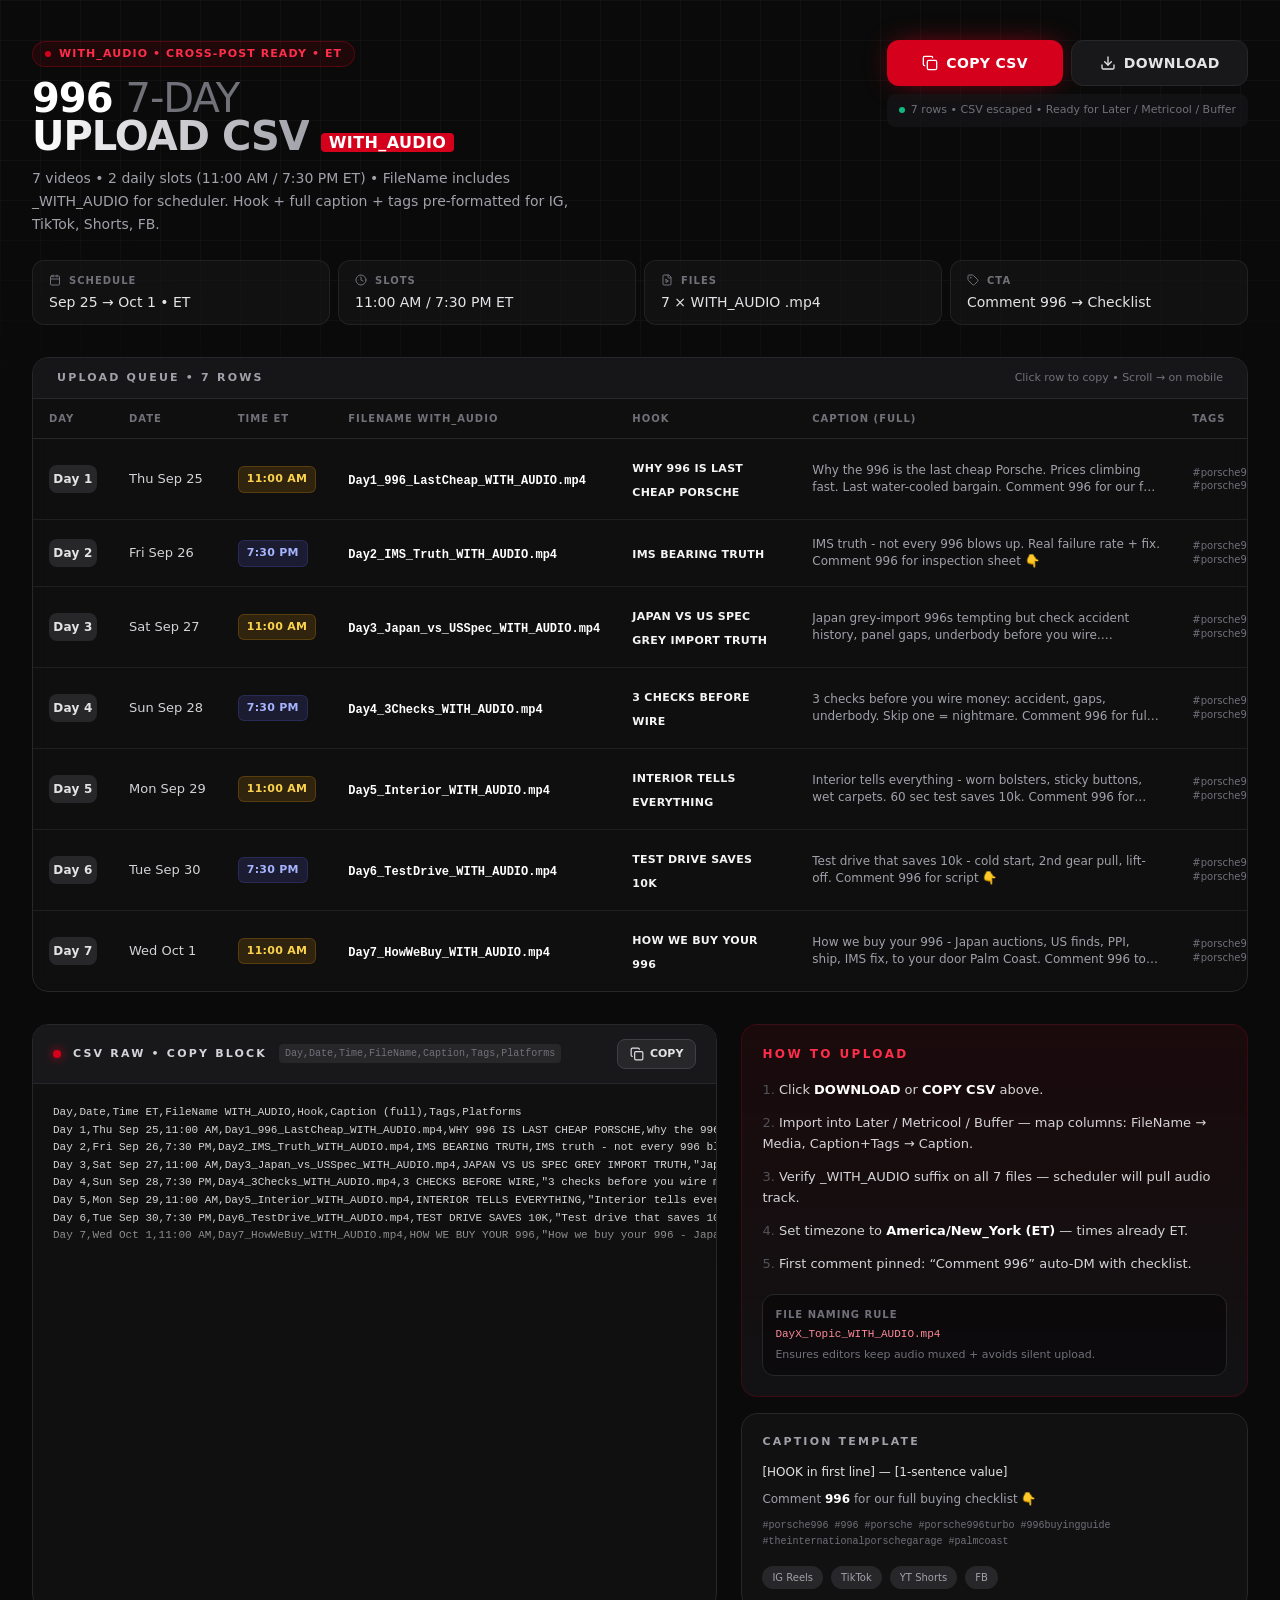
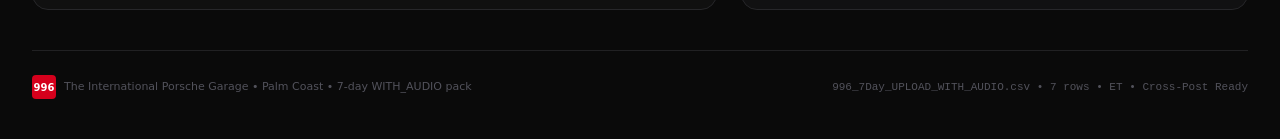
<file: research/new-guides/996_pack.html>
<!DOCTYPE html>
<html lang="en">
<head>
  <meta charset="UTF-8">
  <meta name="viewport" content="width=device-width, initial-scale=1">
  <title>React Artifact</title>
  <style>*,:after,:before{--tw-border-spacing-x:0;--tw-border-spacing-y:0;--tw-translate-x:0;--tw-translate-y:0;--tw-rotate:0;--tw-skew-x:0;--tw-skew-y:0;--tw-scale-x:1;--tw-scale-y:1;--tw-pan-x: ;--tw-pan-y: ;--tw-pinch-zoom: ;--tw-scroll-snap-strictness:proximity;--tw-gradient-from-position: ;--tw-gradient-via-position: ;--tw-gradient-to-position: ;--tw-ordinal: ;--tw-slashed-zero: ;--tw-numeric-figure: ;--tw-numeric-spacing: ;--tw-numeric-fraction: ;--tw-ring-inset: ;--tw-ring-offset-width:0px;--tw-ring-offset-color:#fff;--tw-ring-color:rgba(59,130,246,.5);--tw-ring-offset-shadow:0 0 #0000;--tw-ring-shadow:0 0 #0000;--tw-shadow:0 0 #0000;--tw-shadow-colored:0 0 #0000;--tw-blur: ;--tw-brightness: ;--tw-contrast: ;--tw-grayscale: ;--tw-hue-rotate: ;--tw-invert: ;--tw-saturate: ;--tw-sepia: ;--tw-drop-shadow: ;--tw-backdrop-blur: ;--tw-backdrop-brightness: ;--tw-backdrop-contrast: ;--tw-backdrop-grayscale: ;--tw-backdrop-hue-rotate: ;--tw-backdrop-invert: ;--tw-backdrop-opacity: ;--tw-backdrop-saturate: ;--tw-backdrop-sepia: ;--tw-contain-size: ;--tw-contain-layout: ;--tw-contain-paint: ;--tw-contain-style: }::backdrop{--tw-border-spacing-x:0;--tw-border-spacing-y:0;--tw-translate-x:0;--tw-translate-y:0;--tw-rotate:0;--tw-skew-x:0;--tw-skew-y:0;--tw-scale-x:1;--tw-scale-y:1;--tw-pan-x: ;--tw-pan-y: ;--tw-pinch-zoom: ;--tw-scroll-snap-strictness:proximity;--tw-gradient-from-position: ;--tw-gradient-via-position: ;--tw-gradient-to-position: ;--tw-ordinal: ;--tw-slashed-zero: ;--tw-numeric-figure: ;--tw-numeric-spacing: ;--tw-numeric-fraction: ;--tw-ring-inset: ;--tw-ring-offset-width:0px;--tw-ring-offset-color:#fff;--tw-ring-color:rgba(59,130,246,.5);--tw-ring-offset-shadow:0 0 #0000;--tw-ring-shadow:0 0 #0000;--tw-shadow:0 0 #0000;--tw-shadow-colored:0 0 #0000;--tw-blur: ;--tw-brightness: ;--tw-contrast: ;--tw-grayscale: ;--tw-hue-rotate: ;--tw-invert: ;--tw-saturate: ;--tw-sepia: ;--tw-drop-shadow: ;--tw-backdrop-blur: ;--tw-backdrop-brightness: ;--tw-backdrop-contrast: ;--tw-backdrop-grayscale: ;--tw-backdrop-hue-rotate: ;--tw-backdrop-invert: ;--tw-backdrop-opacity: ;--tw-backdrop-saturate: ;--tw-backdrop-sepia: ;--tw-contain-size: ;--tw-contain-layout: ;--tw-contain-paint: ;--tw-contain-style: }/*! tailwindcss v3.4.18 | MIT License | https://tailwindcss.com*/*,:after,:before{box-sizing:border-box;border:0 solid #e5e7eb}:after,:before{--tw-content:""}:host,html{line-height:1.5;-webkit-text-size-adjust:100%;-moz-tab-size:4;-o-tab-size:4;tab-size:4;font-family:ui-sans-serif,system-ui,sans-serif,Apple Color Emoji,Segoe UI Emoji,Segoe UI Symbol,Noto Color Emoji;font-feature-settings:normal;font-variation-settings:normal;-webkit-tap-highlight-color:transparent}body{line-height:inherit}hr{height:0;color:inherit;border-top-width:1px}abbr:where([title]){-webkit-text-decoration:underline dotted;text-decoration:underline dotted}h1,h2,h3,h4,h5,h6{font-size:inherit;font-weight:inherit}a{color:inherit;text-decoration:inherit}b,strong{font-weight:bolder}code,kbd,pre,samp{font-family:ui-monospace,SFMono-Regular,Menlo,Monaco,Consolas,Liberation Mono,Courier New,monospace;font-feature-settings:normal;font-variation-settings:normal;font-size:1em}small{font-size:80%}sub,sup{font-size:75%;line-height:0;position:relative;vertical-align:baseline}sub{bottom:-.25em}sup{top:-.5em}table{text-indent:0;border-color:inherit;border-collapse:collapse}button,input,optgroup,select,textarea{font-family:inherit;font-feature-settings:inherit;font-variation-settings:inherit;font-size:100%;font-weight:inherit;line-height:inherit;letter-spacing:inherit;color:inherit;margin:0;padding:0}button,select{text-transform:none}button,input:where([type=button]),input:where([type=reset]),input:where([type=submit]){-webkit-appearance:button;background-color:transparent;background-image:none}:-moz-focusring{outline:auto}:-moz-ui-invalid{box-shadow:none}progress{vertical-align:baseline}::-webkit-inner-spin-button,::-webkit-outer-spin-button{height:auto}[type=search]{-webkit-appearance:textfield;outline-offset:-2px}::-webkit-search-decoration{-webkit-appearance:none}::-webkit-file-upload-button{-webkit-appearance:button;font:inherit}summary{display:list-item}blockquote,dd,dl,figure,h1,h2,h3,h4,h5,h6,hr,p,pre{margin:0}fieldset{margin:0}fieldset,legend{padding:0}menu,ol,ul{list-style:none;margin:0;padding:0}dialog{padding:0}textarea{resize:vertical}input::-moz-placeholder,textarea::-moz-placeholder{opacity:1;color:#9ca3af}input::placeholder,textarea::placeholder{opacity:1;color:#9ca3af}[role=button],button{cursor:pointer}:disabled{cursor:default}audio,canvas,embed,iframe,img,object,svg,video{display:block;vertical-align:middle}img,video{max-width:100%;height:auto}[hidden]:where(:not([hidden=until-found])){display:none}.pointer-events-none{pointer-events:none}.fixed{position:fixed}.absolute{position:absolute}.relative{position:relative}.sticky{position:sticky}.inset-0{inset:0}.inset-x-0{left:0;right:0}.bottom-0{bottom:0}.mx-auto{margin-left:auto;margin-right:auto}.ml-3{margin-left:.75rem}.mt-1{margin-top:.25rem}.mt-10{margin-top:2.5rem}.mt-3{margin-top:.75rem}.mt-4{margin-top:1rem}.mt-5{margin-top:1.25rem}.mt-8{margin-top:2rem}.line-clamp-2{overflow:hidden;display:-webkit-box;-webkit-box-orient:vertical;-webkit-line-clamp:2}.inline-block{display:inline-block}.flex{display:flex}.inline-flex{display:inline-flex}.table{display:table}.grid{display:grid}.h-1\.5{height:.375rem}.h-12{height:3rem}.h-2{height:.5rem}.h-3{height:.75rem}.h-3\.5{height:.875rem}.h-4{height:1rem}.h-6{height:1.5rem}.h-7{height:1.75rem}.max-h-\[420px\]{max-height:420px}.min-h-screen{min-height:100vh}.w-1\.5{width:.375rem}.w-12{width:3rem}.w-2{width:.5rem}.w-3{width:.75rem}.w-3\.5{width:.875rem}.w-4{width:1rem}.w-6{width:1.5rem}.w-full{width:100%}.min-w-\[1080px\]{min-width:1080px}.min-w-\[180px\]{min-width:180px}.min-w-\[220px\]{min-width:220px}.min-w-\[280px\]{min-width:280px}.min-w-\[380px\]{min-width:380px}.max-w-\[1280px\]{max-width:1280px}.max-w-\[420px\]{max-width:420px}.max-w-\[560px\]{max-width:560px}.translate-y-\[-2px\]{--tw-translate-y:-2px;transform:translate(var(--tw-translate-x),var(--tw-translate-y)) rotate(var(--tw-rotate)) skewX(var(--tw-skew-x)) skewY(var(--tw-skew-y)) scaleX(var(--tw-scale-x)) scaleY(var(--tw-scale-y))}@keyframes pulse{50%{opacity:.5}}.animate-pulse{animation:pulse 2s cubic-bezier(.4,0,.6,1) infinite}.cursor-pointer{cursor:pointer}.list-inside{list-style-position:inside}.list-decimal{list-style-type:decimal}.grid-cols-2{grid-template-columns:repeat(2,minmax(0,1fr))}.flex-col{flex-direction:column}.flex-wrap{flex-wrap:wrap}.place-items-center{place-items:center}.items-start{align-items:flex-start}.items-center{align-items:center}.justify-center{justify-content:center}.justify-between{justify-content:space-between}.gap-1\.5{gap:.375rem}.gap-2{gap:.5rem}.gap-3{gap:.75rem}.gap-4{gap:1rem}.gap-6{gap:1.5rem}.space-y-2>:not([hidden])~:not([hidden]){--tw-space-y-reverse:0;margin-top:calc(.5rem*(1 - var(--tw-space-y-reverse)));margin-bottom:calc(.5rem*var(--tw-space-y-reverse))}.space-y-3>:not([hidden])~:not([hidden]){--tw-space-y-reverse:0;margin-top:calc(.75rem*(1 - var(--tw-space-y-reverse)));margin-bottom:calc(.75rem*var(--tw-space-y-reverse))}.space-y-4>:not([hidden])~:not([hidden]){--tw-space-y-reverse:0;margin-top:calc(1rem*(1 - var(--tw-space-y-reverse)));margin-bottom:calc(1rem*var(--tw-space-y-reverse))}.divide-y>:not([hidden])~:not([hidden]){--tw-divide-y-reverse:0;border-top-width:calc(1px*(1 - var(--tw-divide-y-reverse)));border-bottom-width:calc(1px*var(--tw-divide-y-reverse))}.divide-zinc-800\/70>:not([hidden])~:not([hidden]){border-color:rgba(39,39,42,.7)}.overflow-auto{overflow:auto}.overflow-hidden{overflow:hidden}.overflow-x-auto{overflow-x:auto}.whitespace-nowrap{white-space:nowrap}.rounded{border-radius:.25rem}.rounded-2xl{border-radius:1rem}.rounded-full{border-radius:9999px}.rounded-lg{border-radius:.5rem}.rounded-md{border-radius:.375rem}.rounded-xl{border-radius:.75rem}.border{border-width:1px}.border-b{border-bottom-width:1px}.border-t{border-top-width:1px}.border-\[\#D5001C\]\/20{border-color:rgba(213,0,28,.2)}.border-\[\#D5001C\]\/30{border-color:rgba(213,0,28,.3)}.border-amber-500\/20{border-color:rgba(245,158,11,.2)}.border-indigo-500\/20{border-color:rgba(99,102,241,.2)}.border-zinc-700{--tw-border-opacity:1;border-color:rgb(63 63 70/var(--tw-border-opacity,1))}.border-zinc-800{--tw-border-opacity:1;border-color:rgb(39 39 42/var(--tw-border-opacity,1))}.border-zinc-800\/80{border-color:rgba(39,39,42,.8)}.bg-\[\#0a0a0a\]{--tw-bg-opacity:1;background-color:rgb(10 10 10/var(--tw-bg-opacity,1))}.bg-\[\#0f0f0f\]{--tw-bg-opacity:1;background-color:rgb(15 15 15/var(--tw-bg-opacity,1))}.bg-\[\#101010\]{--tw-bg-opacity:1;background-color:rgb(16 16 16/var(--tw-bg-opacity,1))}.bg-\[\#D5001C\]{--tw-bg-opacity:1;background-color:rgb(213 0 28/var(--tw-bg-opacity,1))}.bg-\[\#D5001C\]\/10{background-color:rgba(213,0,28,.1)}.bg-amber-500\/15{background-color:rgba(245,158,11,.15)}.bg-black\/40{background-color:rgba(0,0,0,.4)}.bg-emerald-500{--tw-bg-opacity:1;background-color:rgb(16 185 129/var(--tw-bg-opacity,1))}.bg-indigo-500\/15{background-color:rgba(99,102,241,.15)}.bg-zinc-800{--tw-bg-opacity:1;background-color:rgb(39 39 42/var(--tw-bg-opacity,1))}.bg-zinc-900{--tw-bg-opacity:1;background-color:rgb(24 24 27/var(--tw-bg-opacity,1))}.bg-zinc-900\/40{background-color:rgba(24,24,27,.4)}.bg-zinc-900\/50{background-color:rgba(24,24,27,.5)}.bg-zinc-900\/60{background-color:rgba(24,24,27,.6)}.bg-zinc-900\/80{background-color:rgba(24,24,27,.8)}.bg-\[linear-gradient\(to_right\2c \#ffffff08_1px\2c transparent_1px\)\2c linear-gradient\(to_bottom\2c \#ffffff08_1px\2c transparent_1px\)\]{background-image:linear-gradient(90deg,#ffffff08 1px,transparent 0),linear-gradient(180deg,#ffffff08 1px,transparent 0)}.bg-gradient-to-b{background-image:linear-gradient(to bottom,var(--tw-gradient-stops))}.bg-gradient-to-r{background-image:linear-gradient(to right,var(--tw-gradient-stops))}.bg-gradient-to-t{background-image:linear-gradient(to top,var(--tw-gradient-stops))}.from-\[\#101010\]{--tw-gradient-from:#101010 var(--tw-gradient-from-position);--tw-gradient-to:hsla(0,0%,6%,0) var(--tw-gradient-to-position);--tw-gradient-stops:var(--tw-gradient-from),var(--tw-gradient-to)}.from-\[\#1a0a0c\]{--tw-gradient-from:#1a0a0c var(--tw-gradient-from-position);--tw-gradient-to:rgba(26,10,12,0) var(--tw-gradient-to-position);--tw-gradient-stops:var(--tw-gradient-from),var(--tw-gradient-to)}.from-white{--tw-gradient-from:#fff var(--tw-gradient-from-position);--tw-gradient-to:hsla(0,0%,100%,0) var(--tw-gradient-to-position);--tw-gradient-stops:var(--tw-gradient-from),var(--tw-gradient-to)}.to-transparent{--tw-gradient-to:transparent var(--tw-gradient-to-position)}.to-zinc-400{--tw-gradient-to:#a1a1aa var(--tw-gradient-to-position)}.to-zinc-900\/60{--tw-gradient-to:rgba(24,24,27,.6) var(--tw-gradient-to-position)}.bg-\[size\:40px_40px\]{background-size:40px 40px}.bg-clip-text{-webkit-background-clip:text;background-clip:text}.p-3{padding:.75rem}.p-5{padding:1.25rem}.px-1\.5{padding-left:.375rem;padding-right:.375rem}.px-2{padding-left:.5rem;padding-right:.5rem}.px-2\.5{padding-left:.625rem;padding-right:.625rem}.px-3{padding-left:.75rem;padding-right:.75rem}.px-4{padding-left:1rem;padding-right:1rem}.px-5{padding-left:1.25rem;padding-right:1.25rem}.py-0\.5{padding-top:.125rem;padding-bottom:.125rem}.py-1{padding-top:.25rem;padding-bottom:.25rem}.py-1\.5{padding-top:.375rem;padding-bottom:.375rem}.py-2{padding-top:.5rem;padding-bottom:.5rem}.py-3{padding-top:.75rem;padding-bottom:.75rem}.py-3\.5{padding-top:.875rem;padding-bottom:.875rem}.py-4{padding-top:1rem;padding-bottom:1rem}.py-8{padding-top:2rem;padding-bottom:2rem}.pt-6{padding-top:1.5rem}.text-left{text-align:left}.font-mono{font-family:ui-monospace,SFMono-Regular,Menlo,Monaco,Consolas,Liberation Mono,Courier New,monospace}.text-\[10px\]{font-size:10px}.text-\[11px\]{font-size:11px}.text-\[12px\]{font-size:12px}.text-\[13px\]{font-size:13px}.text-\[14px\]{font-size:14px}.text-\[28px\]{font-size:28px}.text-sm{font-size:.875rem;line-height:1.25rem}.font-black{font-weight:900}.font-bold{font-weight:700}.font-light{font-weight:300}.font-medium{font-weight:500}.font-semibold{font-weight:600}.uppercase{text-transform:uppercase}.leading-\[0\.95\]{line-height:.95}.leading-\[1\.35\]{line-height:1.35}.leading-\[1\.4\]{line-height:1.4}.leading-\[1\.6\]{line-height:1.6}.leading-relaxed{line-height:1.625}.leading-tight{line-height:1.25}.tracking-\[0\.2em\]{letter-spacing:.2em}.tracking-tight{letter-spacing:-.025em}.tracking-wide{letter-spacing:.025em}.tracking-widest{letter-spacing:.1em}.text-\[\#ff2d4a\]{--tw-text-opacity:1;color:rgb(255 45 74/var(--tw-text-opacity,1))}.text-\[\#ff8a9a\]{--tw-text-opacity:1;color:rgb(255 138 154/var(--tw-text-opacity,1))}.text-amber-300{--tw-text-opacity:1;color:rgb(252 211 77/var(--tw-text-opacity,1))}.text-emerald-400{--tw-text-opacity:1;color:rgb(52 211 153/var(--tw-text-opacity,1))}.text-indigo-300{--tw-text-opacity:1;color:rgb(165 180 252/var(--tw-text-opacity,1))}.text-transparent{color:transparent}.text-white{--tw-text-opacity:1;color:rgb(255 255 255/var(--tw-text-opacity,1))}.text-zinc-100{--tw-text-opacity:1;color:rgb(244 244 245/var(--tw-text-opacity,1))}.text-zinc-200{--tw-text-opacity:1;color:rgb(228 228 231/var(--tw-text-opacity,1))}.text-zinc-300{--tw-text-opacity:1;color:rgb(212 212 216/var(--tw-text-opacity,1))}.text-zinc-400{--tw-text-opacity:1;color:rgb(161 161 170/var(--tw-text-opacity,1))}.text-zinc-500{--tw-text-opacity:1;color:rgb(113 113 122/var(--tw-text-opacity,1))}.text-zinc-600{--tw-text-opacity:1;color:rgb(82 82 91/var(--tw-text-opacity,1))}.shadow-\[0_0_10px_\#D5001C\]{--tw-shadow:0 0 10px #d5001c;--tw-shadow-colored:0 0 10px var(--tw-shadow-color)}.shadow-\[0_0_10px_\#D5001C\],.shadow-\[0_0_30px_-10px_\#D5001C\]{box-shadow:var(--tw-ring-offset-shadow,0 0 #0000),var(--tw-ring-shadow,0 0 #0000),var(--tw-shadow)}.shadow-\[0_0_30px_-10px_\#D5001C\]{--tw-shadow:0 0 30px -10px #d5001c;--tw-shadow-colored:0 0 30px -10px var(--tw-shadow-color)}.backdrop-blur{--tw-backdrop-blur:blur(8px);backdrop-filter:var(--tw-backdrop-blur) var(--tw-backdrop-brightness) var(--tw-backdrop-contrast) var(--tw-backdrop-grayscale) var(--tw-backdrop-hue-rotate) var(--tw-backdrop-invert) var(--tw-backdrop-opacity) var(--tw-backdrop-saturate) var(--tw-backdrop-sepia)}.transition{transition-property:color,background-color,border-color,text-decoration-color,fill,stroke,opacity,box-shadow,transform,filter,backdrop-filter;transition-timing-function:cubic-bezier(.4,0,.2,1);transition-duration:.15s}.transition-all{transition-property:all;transition-timing-function:cubic-bezier(.4,0,.2,1);transition-duration:.15s}.transition-colors{transition-property:color,background-color,border-color,text-decoration-color,fill,stroke;transition-timing-function:cubic-bezier(.4,0,.2,1);transition-duration:.15s}.\[mask-image\:radial-gradient\(ellipse_80\%_50\%_at_50\%_0\%\2c \#000_70\%\2c transparent_110\%\)\]{-webkit-mask-image:radial-gradient(ellipse 80% 50% at 50% 0,#000 70%,transparent 110%);mask-image:radial-gradient(ellipse 80% 50% at 50% 0,#000 70%,transparent 110%)}#root,body,html{min-height:100%}body{margin:0;font-family:Inter,ui-sans-serif,system-ui,-apple-system,BlinkMacSystemFont,Segoe UI,sans-serif}[role=button]:not([aria-disabled=true]),button:not(:disabled),label[for],select:not(:disabled),summary{cursor:pointer}.marker\:text-zinc-600 ::marker{color:#52525b}.marker\:text-zinc-600::marker{color:#52525b}.selection\:bg-\[\#D5001C\]\/30 ::-moz-selection{background-color:rgba(213,0,28,.3)}.selection\:bg-\[\#D5001C\]\/30 ::selection{background-color:rgba(213,0,28,.3)}.selection\:text-white ::-moz-selection{--tw-text-opacity:1;color:rgb(255 255 255/var(--tw-text-opacity,1))}.selection\:text-white ::selection{--tw-text-opacity:1;color:rgb(255 255 255/var(--tw-text-opacity,1))}.selection\:bg-\[\#D5001C\]\/30::-moz-selection{background-color:rgba(213,0,28,.3)}.selection\:bg-\[\#D5001C\]\/30::selection{background-color:rgba(213,0,28,.3)}.selection\:text-white::-moz-selection{--tw-text-opacity:1;color:rgb(255 255 255/var(--tw-text-opacity,1))}.selection\:text-white::selection{--tw-text-opacity:1;color:rgb(255 255 255/var(--tw-text-opacity,1))}.hover\:bg-\[\#D5001C\]\/\[0\.06\]:hover{background-color:rgba(213,0,28,.06)}.hover\:bg-\[\#b80018\]:hover{--tw-bg-opacity:1;background-color:rgb(184 0 24/var(--tw-bg-opacity,1))}.hover\:bg-zinc-700:hover{--tw-bg-opacity:1;background-color:rgb(63 63 70/var(--tw-bg-opacity,1))}.hover\:bg-zinc-800:hover{--tw-bg-opacity:1;background-color:rgb(39 39 42/var(--tw-bg-opacity,1))}.hover\:text-white:hover{--tw-text-opacity:1;color:rgb(255 255 255/var(--tw-text-opacity,1))}.active\:scale-\[0\.98\]:active{--tw-scale-x:0.98;--tw-scale-y:0.98;transform:translate(var(--tw-translate-x),var(--tw-translate-y)) rotate(var(--tw-rotate)) skewX(var(--tw-skew-x)) skewY(var(--tw-skew-y)) scaleX(var(--tw-scale-x)) scaleY(var(--tw-scale-y))}.group:hover .group-hover\:bg-\[\#D5001C\]{--tw-bg-opacity:1;background-color:rgb(213 0 28/var(--tw-bg-opacity,1))}.group:hover .group-hover\:text-\[\#ff2d4a\]{--tw-text-opacity:1;color:rgb(255 45 74/var(--tw-text-opacity,1))}.group:hover .group-hover\:text-white{--tw-text-opacity:1;color:rgb(255 255 255/var(--tw-text-opacity,1))}.group:hover .group-hover\:text-zinc-200{--tw-text-opacity:1;color:rgb(228 228 231/var(--tw-text-opacity,1))}.group:hover .group-hover\:text-zinc-400{--tw-text-opacity:1;color:rgb(161 161 170/var(--tw-text-opacity,1))}@media (min-width:640px){.sm\:w-auto{width:auto}.sm\:min-w-\[300px\]{min-width:300px}.sm\:grid-cols-4{grid-template-columns:repeat(4,minmax(0,1fr))}.sm\:px-6{padding-left:1.5rem;padding-right:1.5rem}.sm\:py-10{padding-top:2.5rem;padding-bottom:2.5rem}.sm\:text-\[14px\]{font-size:14px}.sm\:text-\[16px\]{font-size:16px}.sm\:text-\[40px\]{font-size:40px}}@media (min-width:1024px){.lg\:grid-cols-\[1\.15fr_0\.85fr\]{grid-template-columns:1.15fr .85fr}.lg\:px-8{padding-left:2rem;padding-right:2rem}}</style>
</head>
<body>
  <div id="root"></div>
  
  <script type="module">var rf=Object.create;var{getPrototypeOf:lf,defineProperty:Vl,getOwnPropertyNames:of}=Object;var uf=Object.prototype.hasOwnProperty;var Ue=(e,t,n)=>{n=e!=null?rf(lf(e)):{};let r=t||!e||!e.__esModule?Vl(n,"default",{value:e,enumerable:!0}):n;for(let l of of(e))if(!uf.call(r,l))Vl(r,l,{get:()=>e[l],enumerable:!0});return r};var vr=(e,t)=>()=>(t||e((t={exports:{}}).exports,t),t.exports);var af=(e,t)=>{for(var n in t)Vl(e,n,{get:t[n],enumerable:!0,configurable:!0,set:(r)=>t[n]=()=>r})};var sf=(e,t)=>()=>(e&&(t=e(e=0)),t);var vt=vr((Nf)=>{var pn=Symbol.for("react.element"),cf=Symbol.for("react.portal"),ff=Symbol.for("react.fragment"),df=Symbol.for("react.strict_mode"),pf=Symbol.for("react.profiler"),mf=Symbol.for("react.provider"),hf=Symbol.for("react.context"),vf=Symbol.for("react.forward_ref"),yf=Symbol.for("react.suspense"),gf=Symbol.for("react.memo"),wf=Symbol.for("react.lazy"),fu=Symbol.iterator;function Sf(e){if(e===null||typeof e!=="object")return null;return e=fu&&e[fu]||e["@@iterator"],typeof e==="function"?e:null}var mu={isMounted:function(){return!1},enqueueForceUpdate:function(){},enqueueReplaceState:function(){},enqueueSetState:function(){}},hu=Object.assign,vu={};function Ot(e,t,n){this.props=e,this.context=t,this.refs=vu,this.updater=n||mu}Ot.prototype.isReactComponent={};Ot.prototype.setState=function(e,t){if(typeof e!=="object"&&typeof e!=="function"&&e!=null)throw Error("setState(...): takes an object of state variables to update or a function which returns an object of state variables.");this.updater.enqueueSetState(this,e,t,"setState")};Ot.prototype.forceUpdate=function(e){this.updater.enqueueForceUpdate(this,e,"forceUpdate")};function yu(){}yu.prototype=Ot.prototype;function Wl(e,t,n){this.props=e,this.context=t,this.refs=vu,this.updater=n||mu}var $l=Wl.prototype=new yu;$l.constructor=Wl;hu($l,Ot.prototype);$l.isPureReactComponent=!0;var du=Array.isArray,gu=Object.prototype.hasOwnProperty,Ql={current:null},wu={key:!0,ref:!0,__self:!0,__source:!0};function Su(e,t,n){var r,l={},o=null,i=null;if(t!=null)for(r in t.ref!==void 0&&(i=t.ref),t.key!==void 0&&(o=""+t.key),t)gu.call(t,r)&&!wu.hasOwnProperty(r)&&(l[r]=t[r]);var u=arguments.length-2;if(u===1)l.children=n;else if(1<u){for(var a=Array(u),c=0;c<u;c++)a[c]=arguments[c+2];l.children=a}if(e&&e.defaultProps)for(r in u=e.defaultProps,u)l[r]===void 0&&(l[r]=u[r]);return{$$typeof:pn,type:e,key:o,ref:i,props:l,_owner:Ql.current}}function kf(e,t){return{$$typeof:pn,type:e.type,key:t,ref:e.ref,props:e.props,_owner:e._owner}}function Yl(e){return typeof e==="object"&&e!==null&&e.$$typeof===pn}function xf(e){var t={"=":"=0",":":"=2"};return"$"+e.replace(/[=:]/g,function(n){return t[n]})}var pu=/\/+/g;function Bl(e,t){return typeof e==="object"&&e!==null&&e.key!=null?xf(""+e.key):t.toString(36)}function gr(e,t,n,r,l){var o=typeof e;if(o==="undefined"||o==="boolean")e=null;var i=!1;if(e===null)i=!0;else switch(o){case"string":case"number":i=!0;break;case"object":switch(e.$$typeof){case pn:case cf:i=!0}}if(i)return i=e,l=l(i),e=r===""?"."+Bl(i,0):r,du(l)?(n="",e!=null&&(n=e.replace(pu,"$&/")+"/"),gr(l,t,n,"",function(c){return c})):l!=null&&(Yl(l)&&(l=kf(l,n+(!l.key||i&&i.key===l.key?"":(""+l.key).replace(pu,"$&/")+"/")+e)),t.push(l)),1;if(i=0,r=r===""?".":r+":",du(e))for(var u=0;u<e.length;u++){o=e[u];var a=r+Bl(o,u);i+=gr(o,t,n,a,l)}else if(a=Sf(e),typeof a==="function")for(e=a.call(e),u=0;!(o=e.next()).done;)o=o.value,a=r+Bl(o,u++),i+=gr(o,t,n,a,l);else if(o==="object")throw t=String(e),Error("Objects are not valid as a React child (found: "+(t==="[object Object]"?"object with keys {"+Object.keys(e).join(", ")+"}":t)+"). If you meant to render a collection of children, use an array instead.");return i}function yr(e,t,n){if(e==null)return e;var r=[],l=0;return gr(e,r,"","",function(o){return t.call(n,o,l++)}),r}function Ef(e){if(e._status===-1){var t=e._result;t=t(),t.then(function(n){if(e._status===0||e._status===-1)e._status=1,e._result=n},function(n){if(e._status===0||e._status===-1)e._status=2,e._result=n}),e._status===-1&&(e._status=0,e._result=t)}if(e._status===1)return e._result.default;throw e._result}var ne={current:null},wr={transition:null},Cf={ReactCurrentDispatcher:ne,ReactCurrentBatchConfig:wr,ReactCurrentOwner:Ql};function ku(){throw Error("act(...) is not supported in production builds of React.")}Nf.Children={map:yr,forEach:function(e,t,n){yr(e,function(){t.apply(this,arguments)},n)},count:function(e){var t=0;return yr(e,function(){t++}),t},toArray:function(e){return yr(e,function(t){return t})||[]},only:function(e){if(!Yl(e))throw Error("React.Children.only expected to receive a single React element child.");return e}};Nf.Component=Ot;Nf.Fragment=ff;Nf.Profiler=pf;Nf.PureComponent=Wl;Nf.StrictMode=df;Nf.Suspense=yf;Nf.__SECRET_INTERNALS_DO_NOT_USE_OR_YOU_WILL_BE_FIRED=Cf;Nf.act=ku;Nf.cloneElement=function(e,t,n){if(e===null||e===void 0)throw Error("React.cloneElement(...): The argument must be a React element, but you passed "+e+".");var r=hu({},e.props),l=e.key,o=e.ref,i=e._owner;if(t!=null){if(t.ref!==void 0&&(o=t.ref,i=Ql.current),t.key!==void 0&&(l=""+t.key),e.type&&e.type.defaultProps)var u=e.type.defaultProps;for(a in t)gu.call(t,a)&&!wu.hasOwnProperty(a)&&(r[a]=t[a]===void 0&&u!==void 0?u[a]:t[a])}var a=arguments.length-2;if(a===1)r.children=n;else if(1<a){u=Array(a);for(var c=0;c<a;c++)u[c]=arguments[c+2];r.children=u}return{$$typeof:pn,type:e.type,key:l,ref:o,props:r,_owner:i}};Nf.createContext=function(e){return e={$$typeof:hf,_currentValue:e,_currentValue2:e,_threadCount:0,Provider:null,Consumer:null,_defaultValue:null,_globalName:null},e.Provider={$$typeof:mf,_context:e},e.Consumer=e};Nf.createElement=Su;Nf.createFactory=function(e){var t=Su.bind(null,e);return t.type=e,t};Nf.createRef=function(){return{current:null}};Nf.forwardRef=function(e){return{$$typeof:vf,render:e}};Nf.isValidElement=Yl;Nf.lazy=function(e){return{$$typeof:wf,_payload:{_status:-1,_result:e},_init:Ef}};Nf.memo=function(e,t){return{$$typeof:gf,type:e,compare:t===void 0?null:t}};Nf.startTransition=function(e){var t=wr.transition;wr.transition={};try{e()}finally{wr.transition=t}};Nf.unstable_act=ku;Nf.useCallback=function(e,t){return ne.current.useCallback(e,t)};Nf.useContext=function(e){return ne.current.useContext(e)};Nf.useDebugValue=function(){};Nf.useDeferredValue=function(e){return ne.current.useDeferredValue(e)};Nf.useEffect=function(e,t){return ne.current.useEffect(e,t)};Nf.useId=function(){return ne.current.useId()};Nf.useImperativeHandle=function(e,t,n){return ne.current.useImperativeHandle(e,t,n)};Nf.useInsertionEffect=function(e,t){return ne.current.useInsertionEffect(e,t)};Nf.useLayoutEffect=function(e,t){return ne.current.useLayoutEffect(e,t)};Nf.useMemo=function(e,t){return ne.current.useMemo(e,t)};Nf.useReducer=function(e,t,n){return ne.current.useReducer(e,t,n)};Nf.useRef=function(e){return ne.current.useRef(e)};Nf.useState=function(e){return ne.current.useState(e)};Nf.useSyncExternalStore=function(e,t,n){return ne.current.useSyncExternalStore(e,t,n)};Nf.useTransition=function(){return ne.current.useTransition()};Nf.version="18.3.1"});var Tu=vr((sd)=>{function Gl(e,t){var n=e.length;e.push(t);e:for(;0<n;){var r=n-1>>>1,l=e[r];if(0<Sr(l,t))e[r]=t,e[n]=l,n=r;else break e}}function Ee(e){return e.length===0?null:e[0]}function Cr(e){if(e.length===0)return null;var t=e[0],n=e.pop();if(n!==t){e[0]=n;e:for(var r=0,l=e.length,o=l>>>1;r<o;){var i=2*(r+1)-1,u=e[i],a=i+1,c=e[a];if(0>Sr(u,n))a<l&&0>Sr(c,u)?(e[r]=c,e[a]=n,r=a):(e[r]=u,e[i]=n,r=i);else if(a<l&&0>Sr(c,n))e[r]=c,e[a]=n,r=a;else break e}}return t}function Sr(e,t){var n=e.sortIndex-t.sortIndex;return n!==0?n:e.id-t.id}if(typeof performance==="object"&&typeof performance.now==="function")Xl=performance,sd.unstable_now=function(){return Xl.now()};else kr=Date,Zl=kr.now(),sd.unstable_now=function(){return kr.now()-Zl};var Xl,kr,Zl,De=[],Ze=[],ad=1,ve=null,q=3,Nr=!1,yt=!1,hn=!1,Eu=typeof setTimeout==="function"?setTimeout:null,Cu=typeof clearTimeout==="function"?clearTimeout:null,xu=typeof setImmediate<"u"?setImmediate:null;typeof navigator<"u"&&navigator.scheduling!==void 0&&navigator.scheduling.isInputPending!==void 0&&navigator.scheduling.isInputPending.bind(navigator.scheduling);function Jl(e){for(var t=Ee(Ze);t!==null;){if(t.callback===null)Cr(Ze);else if(t.startTime<=e)Cr(Ze),t.sortIndex=t.expirationTime,Gl(De,t);else break;t=Ee(Ze)}}function jl(e){if(hn=!1,Jl(e),!yt)if(Ee(De)!==null)yt=!0,eo(bl);else{var t=Ee(Ze);t!==null&&to(jl,t.startTime-e)}}function bl(e,t){yt=!1,hn&&(hn=!1,Cu(vn),vn=-1),Nr=!0;var n=q;try{Jl(t);for(ve=Ee(De);ve!==null&&(!(ve.expirationTime>t)||e&&!zu());){var r=ve.callback;if(typeof r==="function"){ve.callback=null,q=ve.priorityLevel;var l=r(ve.expirationTime<=t);t=sd.unstable_now(),typeof l==="function"?ve.callback=l:ve===Ee(De)&&Cr(De),Jl(t)}else Cr(De);ve=Ee(De)}if(ve!==null)var o=!0;else{var i=Ee(Ze);i!==null&&to(jl,i.startTime-t),o=!1}return o}finally{ve=null,q=n,Nr=!1}}var _r=!1,xr=null,vn=-1,Nu=5,_u=-1;function zu(){return sd.unstable_now()-_u<Nu?!1:!0}function Kl(){if(xr!==null){var e=sd.unstable_now();_u=e;var t=!0;try{t=xr(!0,e)}finally{t?mn():(_r=!1,xr=null)}}else _r=!1}var mn;if(typeof xu==="function")mn=function(){xu(Kl)};else if(typeof MessageChannel<"u")Er=new MessageChannel,ql=Er.port2,Er.port1.onmessage=Kl,mn=function(){ql.postMessage(null)};else mn=function(){Eu(Kl,0)};var Er,ql;function eo(e){xr=e,_r||(_r=!0,mn())}function to(e,t){vn=Eu(function(){e(sd.unstable_now())},t)}sd.unstable_IdlePriority=5;sd.unstable_ImmediatePriority=1;sd.unstable_LowPriority=4;sd.unstable_NormalPriority=3;sd.unstable_Profiling=null;sd.unstable_UserBlockingPriority=2;sd.unstable_cancelCallback=function(e){e.callback=null};sd.unstable_continueExecution=function(){yt||Nr||(yt=!0,eo(bl))};sd.unstable_forceFrameRate=function(e){0>e||125<e?console.error("forceFrameRate takes a positive int between 0 and 125, forcing frame rates higher than 125 fps is not supported"):Nu=0<e?Math.floor(1000/e):5};sd.unstable_getCurrentPriorityLevel=function(){return q};sd.unstable_getFirstCallbackNode=function(){return Ee(De)};sd.unstable_next=function(e){switch(q){case 1:case 2:case 3:var t=3;break;default:t=q}var n=q;q=t;try{return e()}finally{q=n}};sd.unstable_pauseExecution=function(){};sd.unstable_requestPaint=function(){};sd.unstable_runWithPriority=function(e,t){switch(e){case 1:case 2:case 3:case 4:case 5:break;default:e=3}var n=q;q=e;try{return t()}finally{q=n}};sd.unstable_scheduleCallback=function(e,t,n){var r=sd.unstable_now();switch(typeof n==="object"&&n!==null?(n=n.delay,n=typeof n==="number"&&0<n?r+n:r):n=r,e){case 1:var l=-1;break;case 2:l=250;break;case 5:l=1073741823;break;case 4:l=1e4;break;default:l=5000}return l=n+l,e={id:ad++,callback:t,priorityLevel:e,startTime:n,expirationTime:l,sortIndex:-1},n>r?(e.sortIndex=n,Gl(Ze,e),Ee(De)===null&&e===Ee(Ze)&&(hn?(Cu(vn),vn=-1):hn=!0,to(jl,n-r))):(e.sortIndex=l,Gl(De,e),yt||Nr||(yt=!0,eo(bl))),e};sd.unstable_shouldYield=zu;sd.unstable_wrapCallback=function(e){var t=q;return function(){var n=q;q=t;try{return e.apply(this,arguments)}finally{q=n}}}});var au={};af(au,{version:()=>Wc,unstable_renderSubtreeIntoContainer:()=>Bc,unstable_batchedUpdates:()=>Vc,unmountComponentAtNode:()=>Hc,render:()=>Ac,hydrateRoot:()=>Uc,hydrate:()=>Fc,flushSync:()=>Mc,findDOMNode:()=>Oc,createRoot:()=>Lc,createPortal:()=>Ic,__SECRET_INTERNALS_DO_NOT_USE_OR_YOU_WILL_BE_FIRED:()=>Dc});function v(e){for(var t="https://reactjs.org/docs/error-decoder.html?invariant="+e,n=1;n<arguments.length;n++)t+="&args[]="+encodeURIComponent(arguments[n]);return"Minified React error #"+e+"; visit "+t+" for the full message or use the non-minified dev environment for full errors and additional helpful warnings."}function Dt(e,t){nn(e,t),nn(e+"Capture",t)}function nn(e,t){Bn[e]=t;for(e=0;e<t.length;e++)Oa.add(t[e])}function Pd(e){if(Co.call(Ru,e))return!0;if(Co.call(Pu,e))return!1;if(Td.test(e))return Ru[e]=!0;return Pu[e]=!0,!1}function Rd(e,t,n,r){if(n!==null&&n.type===0)return!1;switch(typeof t){case"function":case"symbol":return!0;case"boolean":if(r)return!1;if(n!==null)return!n.acceptsBooleans;return e=e.toLowerCase().slice(0,5),e!=="data-"&&e!=="aria-";default:return!1}}function Dd(e,t,n,r){if(t===null||typeof t>"u"||Rd(e,t,n,r))return!0;if(r)return!1;if(n!==null)switch(n.type){case 3:return!t;case 4:return t===!1;case 5:return isNaN(t);case 6:return isNaN(t)||1>t}return!1}function oe(e,t,n,r,l,o,i){this.acceptsBooleans=t===2||t===3||t===4,this.attributeName=r,this.attributeNamespace=l,this.mustUseProperty=n,this.propertyName=e,this.type=t,this.sanitizeURL=o,this.removeEmptyString=i}function wi(e){return e[1].toUpperCase()}function Si(e,t,n,r){var l=J.hasOwnProperty(t)?J[t]:null;if(l!==null?l.type!==0:r||!(2<t.length)||t[0]!=="o"&&t[0]!=="O"||t[1]!=="n"&&t[1]!=="N")Dd(t,n,l,r)&&(n=null),r||l===null?Pd(t)&&(n===null?e.removeAttribute(t):e.setAttribute(t,""+n)):l.mustUseProperty?e[l.propertyName]=n===null?l.type===3?!1:"":n:(t=l.attributeName,r=l.attributeNamespace,n===null?e.removeAttribute(t):(l=l.type,n=l===3||l===4&&n===!0?"":""+n,r?e.setAttributeNS(r,t,n):e.setAttribute(t,n)))}function yn(e){if(e===null||typeof e!=="object")return null;return e=Du&&e[Du]||e["@@iterator"],typeof e==="function"?e:null}function Cn(e){if(no===void 0)try{throw Error()}catch(n){var t=n.stack.trim().match(/\n( *(at )?)/);no=t&&t[1]||""}return`
`+no+e}function lo(e,t){if(!e||ro)return"";ro=!0;var n=Error.prepareStackTrace;Error.prepareStackTrace=void 0;try{if(t)if(t=function(){throw Error()},Object.defineProperty(t.prototype,"props",{set:function(){throw Error()}}),typeof Reflect==="object"&&Reflect.construct){try{Reflect.construct(t,[])}catch(c){var r=c}Reflect.construct(e,[],t)}else{try{t.call()}catch(c){r=c}e.call(t.prototype)}else{try{throw Error()}catch(c){r=c}e()}}catch(c){if(c&&r&&typeof c.stack==="string"){for(var l=c.stack.split(`
`),o=r.stack.split(`
`),i=l.length-1,u=o.length-1;1<=i&&0<=u&&l[i]!==o[u];)u--;for(;1<=i&&0<=u;i--,u--)if(l[i]!==o[u]){if(i!==1||u!==1)do if(i--,u--,0>u||l[i]!==o[u]){var a=`
`+l[i].replace(" at new "," at ");return e.displayName&&a.includes("<anonymous>")&&(a=a.replace("<anonymous>",e.displayName)),a}while(1<=i&&0<=u);break}}}finally{ro=!1,Error.prepareStackTrace=n}return(e=e?e.displayName||e.name:"")?Cn(e):""}function Id(e){switch(e.tag){case 5:return Cn(e.type);case 16:return Cn("Lazy");case 13:return Cn("Suspense");case 19:return Cn("SuspenseList");case 0:case 2:case 15:return e=lo(e.type,!1),e;case 11:return e=lo(e.type.render,!1),e;case 1:return e=lo(e.type,!0),e;default:return""}}function To(e){if(e==null)return null;if(typeof e==="function")return e.displayName||e.name||null;if(typeof e==="string")return e;switch(e){case Ht:return"Fragment";case At:return"Portal";case No:return"Profiler";case ki:return"StrictMode";case _o:return"Suspense";case zo:return"SuspenseList"}if(typeof e==="object")switch(e.$$typeof){case Fa:return(e.displayName||"Context")+".Consumer";case Ma:return(e._context.displayName||"Context")+".Provider";case xi:var t=e.render;return e=e.displayName,e||(e=t.displayName||t.name||"",e=e!==""?"ForwardRef("+e+")":"ForwardRef"),e;case Ei:return t=e.displayName||null,t!==null?t:To(e.type)||"Memo";case qe:t=e._payload,e=e._init;try{return To(e(t))}catch(n){}}return null}function Ld(e){var t=e.type;switch(e.tag){case 24:return"Cache";case 9:return(t.displayName||"Context")+".Consumer";case 10:return(t._context.displayName||"Context")+".Provider";case 18:return"DehydratedFragment";case 11:return e=t.render,e=e.displayName||e.name||"",t.displayName||(e!==""?"ForwardRef("+e+")":"ForwardRef");case 7:return"Fragment";case 5:return t;case 4:return"Portal";case 3:return"Root";case 6:return"Text";case 16:return To(t);case 8:return t===ki?"StrictMode":"Mode";case 22:return"Offscreen";case 12:return"Profiler";case 21:return"Scope";case 13:return"Suspense";case 19:return"SuspenseList";case 25:return"TracingMarker";case 1:case 0:case 17:case 2:case 14:case 15:if(typeof t==="function")return t.displayName||t.name||null;if(typeof t==="string")return t}return null}function ft(e){switch(typeof e){case"boolean":case"number":case"string":case"undefined":return e;case"object":return e;default:return""}}function Aa(e){var t=e.type;return(e=e.nodeName)&&e.toLowerCase()==="input"&&(t==="checkbox"||t==="radio")}function Od(e){var t=Aa(e)?"checked":"value",n=Object.getOwnPropertyDescriptor(e.constructor.prototype,t),r=""+e[t];if(!e.hasOwnProperty(t)&&typeof n<"u"&&typeof n.get==="function"&&typeof n.set==="function"){var{get:l,set:o}=n;return Object.defineProperty(e,t,{configurable:!0,get:function(){return l.call(this)},set:function(i){r=""+i,o.call(this,i)}}),Object.defineProperty(e,t,{enumerable:n.enumerable}),{getValue:function(){return r},setValue:function(i){r=""+i},stopTracking:function(){e._valueTracker=null,delete e[t]}}}}function Tr(e){e._valueTracker||(e._valueTracker=Od(e))}function Ha(e){if(!e)return!1;var t=e._valueTracker;if(!t)return!0;var n=t.getValue(),r="";return e&&(r=Aa(e)?e.checked?"true":"false":e.value),e=r,e!==n?(t.setValue(e),!0):!1}function br(e){if(e=e||(typeof document<"u"?document:void 0),typeof e>"u")return null;try{return e.activeElement||e.body}catch(t){return e.body}}function Po(e,t){var n=t.checked;return A({},t,{defaultChecked:void 0,defaultValue:void 0,value:void 0,checked:n!=null?n:e._wrapperState.initialChecked})}function Iu(e,t){var n=t.defaultValue==null?"":t.defaultValue,r=t.checked!=null?t.checked:t.defaultChecked;n=ft(t.value!=null?t.value:n),e._wrapperState={initialChecked:r,initialValue:n,controlled:t.type==="checkbox"||t.type==="radio"?t.checked!=null:t.value!=null}}function Va(e,t){t=t.checked,t!=null&&Si(e,"checked",t,!1)}function Ro(e,t){Va(e,t);var n=ft(t.value),r=t.type;if(n!=null)if(r==="number"){if(n===0&&e.value===""||e.value!=n)e.value=""+n}else e.value!==""+n&&(e.value=""+n);else if(r==="submit"||r==="reset"){e.removeAttribute("value");return}t.hasOwnProperty("value")?Do(e,t.type,n):t.hasOwnProperty("defaultValue")&&Do(e,t.type,ft(t.defaultValue)),t.checked==null&&t.defaultChecked!=null&&(e.defaultChecked=!!t.defaultChecked)}function Lu(e,t,n){if(t.hasOwnProperty("value")||t.hasOwnProperty("defaultValue")){var r=t.type;if(!(r!=="submit"&&r!=="reset"||t.value!==void 0&&t.value!==null))return;t=""+e._wrapperState.initialValue,n||t===e.value||(e.value=t),e.defaultValue=t}n=e.name,n!==""&&(e.name=""),e.defaultChecked=!!e._wrapperState.initialChecked,n!==""&&(e.name=n)}function Do(e,t,n){if(t!=="number"||br(e.ownerDocument)!==e)n==null?e.defaultValue=""+e._wrapperState.initialValue:e.defaultValue!==""+n&&(e.defaultValue=""+n)}function Jt(e,t,n,r){if(e=e.options,t){t={};for(var l=0;l<n.length;l++)t["$"+n[l]]=!0;for(n=0;n<e.length;n++)l=t.hasOwnProperty("$"+e[n].value),e[n].selected!==l&&(e[n].selected=l),l&&r&&(e[n].defaultSelected=!0)}else{n=""+ft(n),t=null;for(l=0;l<e.length;l++){if(e[l].value===n){e[l].selected=!0,r&&(e[l].defaultSelected=!0);return}t!==null||e[l].disabled||(t=e[l])}t!==null&&(t.selected=!0)}}function Io(e,t){if(t.dangerouslySetInnerHTML!=null)throw Error(v(91));return A({},t,{value:void 0,defaultValue:void 0,children:""+e._wrapperState.initialValue})}function Ou(e,t){var n=t.value;if(n==null){if(n=t.children,t=t.defaultValue,n!=null){if(t!=null)throw Error(v(92));if(Nn(n)){if(1<n.length)throw Error(v(93));n=n[0]}t=n}t==null&&(t=""),n=t}e._wrapperState={initialValue:ft(n)}}function Ba(e,t){var n=ft(t.value),r=ft(t.defaultValue);n!=null&&(n=""+n,n!==e.value&&(e.value=n),t.defaultValue==null&&e.defaultValue!==n&&(e.defaultValue=n)),r!=null&&(e.defaultValue=""+r)}function Mu(e){var t=e.textContent;t===e._wrapperState.initialValue&&t!==""&&t!==null&&(e.value=t)}function Wa(e){switch(e){case"svg":return"http://www.w3.org/2000/svg";case"math":return"http://www.w3.org/1998/Math/MathML";default:return"http://www.w3.org/1999/xhtml"}}function Lo(e,t){return e==null||e==="http://www.w3.org/1999/xhtml"?Wa(t):e==="http://www.w3.org/2000/svg"&&t==="foreignObject"?"http://www.w3.org/1999/xhtml":e}function Wn(e,t){if(t){var n=e.firstChild;if(n&&n===e.lastChild&&n.nodeType===3){n.nodeValue=t;return}}e.textContent=t}function Qa(e,t,n){return t==null||typeof t==="boolean"||t===""?"":n||typeof t!=="number"||t===0||In.hasOwnProperty(e)&&In[e]?(""+t).trim():t+"px"}function Ya(e,t){e=e.style;for(var n in t)if(t.hasOwnProperty(n)){var r=n.indexOf("--")===0,l=Qa(n,t[n],r);n==="float"&&(n="cssFloat"),r?e.setProperty(n,l):e[n]=l}}function Oo(e,t){if(t){if(Fd[e]&&(t.children!=null||t.dangerouslySetInnerHTML!=null))throw Error(v(137,e));if(t.dangerouslySetInnerHTML!=null){if(t.children!=null)throw Error(v(60));if(typeof t.dangerouslySetInnerHTML!=="object"||!("__html"in t.dangerouslySetInnerHTML))throw Error(v(61))}if(t.style!=null&&typeof t.style!=="object")throw Error(v(62))}}function Mo(e,t){if(e.indexOf("-")===-1)return typeof t.is==="string";switch(e){case"annotation-xml":case"color-profile":case"font-face":case"font-face-src":case"font-face-uri":case"font-face-format":case"font-face-name":case"missing-glyph":return!1;default:return!0}}function Ci(e){return e=e.target||e.srcElement||window,e.correspondingUseElement&&(e=e.correspondingUseElement),e.nodeType===3?e.parentNode:e}function Fu(e){if(e=ir(e)){if(typeof Uo!=="function")throw Error(v(280));var t=e.stateNode;t&&(t=zl(t),Uo(e.stateNode,e.type,t))}}function Ka(e){qt?jt?jt.push(e):jt=[e]:qt=e}function Ga(){if(qt){var e=qt,t=jt;if(jt=qt=null,Fu(e),t)for(e=0;e<t.length;e++)Fu(t[e])}}function Xa(e,t){return e(t)}function Za(){}function Ja(e,t,n){if(oo)return e(t,n);oo=!0;try{return Xa(e,t,n)}finally{if(oo=!1,qt!==null||jt!==null)Za(),Ga()}}function $n(e,t){var n=e.stateNode;if(n===null)return null;var r=zl(n);if(r===null)return null;n=r[t];e:switch(t){case"onClick":case"onClickCapture":case"onDoubleClick":case"onDoubleClickCapture":case"onMouseDown":case"onMouseDownCapture":case"onMouseMove":case"onMouseMoveCapture":case"onMouseUp":case"onMouseUpCapture":case"onMouseEnter":(r=!r.disabled)||(e=e.type,r=!(e==="button"||e==="input"||e==="select"||e==="textarea")),e=!r;break e;default:e=!1}if(e)return null;if(n&&typeof n!=="function")throw Error(v(231,t,typeof n));return n}function Ud(e,t,n,r,l,o,i,u,a){var c=Array.prototype.slice.call(arguments,3);try{t.apply(n,c)}catch(p){this.onError(p)}}function Hd(e,t,n,r,l,o,i,u,a){Ln=!1,el=null,Ud.apply(Ad,arguments)}function Vd(e,t,n,r,l,o,i,u,a){if(Hd.apply(this,arguments),Ln){if(Ln){var c=el;Ln=!1,el=null}else throw Error(v(198));tl||(tl=!0,Ho=c)}}function It(e){var t=e,n=e;if(e.alternate)for(;t.return;)t=t.return;else{e=t;do t=e,(t.flags&4098)!==0&&(n=t.return),e=t.return;while(e)}return t.tag===3?n:null}function qa(e){if(e.tag===13){var t=e.memoizedState;if(t===null&&(e=e.alternate,e!==null&&(t=e.memoizedState)),t!==null)return t.dehydrated}return null}function Uu(e){if(It(e)!==e)throw Error(v(188))}function Bd(e){var t=e.alternate;if(!t){if(t=It(e),t===null)throw Error(v(188));return t!==e?null:e}for(var n=e,r=t;;){var l=n.return;if(l===null)break;var o=l.alternate;if(o===null){if(r=l.return,r!==null){n=r;continue}break}if(l.child===o.child){for(o=l.child;o;){if(o===n)return Uu(l),e;if(o===r)return Uu(l),t;o=o.sibling}throw Error(v(188))}if(n.return!==r.return)n=l,r=o;else{for(var i=!1,u=l.child;u;){if(u===n){i=!0,n=l,r=o;break}if(u===r){i=!0,r=l,n=o;break}u=u.sibling}if(!i){for(u=o.child;u;){if(u===n){i=!0,n=o,r=l;break}if(u===r){i=!0,r=o,n=l;break}u=u.sibling}if(!i)throw Error(v(189))}}if(n.alternate!==r)throw Error(v(190))}if(n.tag!==3)throw Error(v(188));return n.stateNode.current===n?e:t}function ja(e){return e=Bd(e),e!==null?ba(e):null}function ba(e){if(e.tag===5||e.tag===6)return e;for(e=e.child;e!==null;){var t=ba(e);if(t!==null)return t;e=e.sibling}return null}function Kd(e){if(Me&&typeof Me.onCommitFiberRoot==="function")try{Me.onCommitFiberRoot(El,e,void 0,(e.current.flags&128)===128)}catch(t){}}function Zd(e){return e>>>=0,e===0?32:31-(Gd(e)/Xd|0)|0}function _n(e){switch(e&-e){case 1:return 1;case 2:return 2;case 4:return 4;case 8:return 8;case 16:return 16;case 32:return 32;case 64:case 128:case 256:case 512:case 1024:case 2048:case 4096:case 8192:case 16384:case 32768:case 65536:case 131072:case 262144:case 524288:case 1048576:case 2097152:return e&4194240;case 4194304:case 8388608:case 16777216:case 33554432:case 67108864:return e&130023424;case 134217728:return 134217728;case 268435456:return 268435456;case 536870912:return 536870912;case 1073741824:return 1073741824;default:return e}}function rl(e,t){var n=e.pendingLanes;if(n===0)return 0;var r=0,l=e.suspendedLanes,o=e.pingedLanes,i=n&268435455;if(i!==0){var u=i&~l;u!==0?r=_n(u):(o&=i,o!==0&&(r=_n(o)))}else i=n&~l,i!==0?r=_n(i):o!==0&&(r=_n(o));if(r===0)return 0;if(t!==0&&t!==r&&(t&l)===0&&(l=r&-r,o=t&-t,l>=o||l===16&&(o&4194240)!==0))return t;if((r&4)!==0&&(r|=n&16),t=e.entangledLanes,t!==0)for(e=e.entanglements,t&=r;0<t;)n=31-Te(t),l=1<<n,r|=e[n],t&=~l;return r}function Jd(e,t){switch(e){case 1:case 2:case 4:return t+250;case 8:case 16:case 32:case 64:case 128:case 256:case 512:case 1024:case 2048:case 4096:case 8192:case 16384:case 32768:case 65536:case 131072:case 262144:case 524288:case 1048576:case 2097152:return t+5000;case 4194304:case 8388608:case 16777216:case 33554432:case 67108864:return-1;case 134217728:case 268435456:case 536870912:case 1073741824:return-1;default:return-1}}function qd(e,t){for(var{suspendedLanes:n,pingedLanes:r,expirationTimes:l,pendingLanes:o}=e;0<o;){var i=31-Te(o),u=1<<i,a=l[i];if(a===-1){if((u&n)===0||(u&r)!==0)l[i]=Jd(u,t)}else a<=t&&(e.expiredLanes|=u);o&=~u}}function Vo(e){return e=e.pendingLanes&-1073741825,e!==0?e:e&1073741824?1073741824:0}function rs(){var e=Rr;return Rr<<=1,(Rr&4194240)===0&&(Rr=64),e}function io(e){for(var t=[],n=0;31>n;n++)t.push(e);return t}function lr(e,t,n){e.pendingLanes|=t,t!==536870912&&(e.suspendedLanes=0,e.pingedLanes=0),e=e.eventTimes,t=31-Te(t),e[t]=n}function jd(e,t){var n=e.pendingLanes&~t;e.pendingLanes=t,e.suspendedLanes=0,e.pingedLanes=0,e.expiredLanes&=t,e.mutableReadLanes&=t,e.entangledLanes&=t,t=e.entanglements;var r=e.eventTimes;for(e=e.expirationTimes;0<n;){var l=31-Te(n),o=1<<l;t[l]=0,r[l]=-1,e[l]=-1,n&=~o}}function _i(e,t){var n=e.entangledLanes|=t;for(e=e.entanglements;n;){var r=31-Te(n),l=1<<r;l&t|e[r]&t&&(e[r]|=t),n&=~l}}function ls(e){return e&=-e,1<e?4<e?(e&268435455)!==0?16:536870912:4:1}function Hu(e,t){switch(e){case"focusin":case"focusout":rt=null;break;case"dragenter":case"dragleave":lt=null;break;case"mouseover":case"mouseout":ot=null;break;case"pointerover":case"pointerout":Qn.delete(t.pointerId);break;case"gotpointercapture":case"lostpointercapture":Yn.delete(t.pointerId)}}function gn(e,t,n,r,l,o){if(e===null||e.nativeEvent!==o)return e={blockedOn:t,domEventName:n,eventSystemFlags:r,nativeEvent:o,targetContainers:[l]},t!==null&&(t=ir(t),t!==null&&zi(t)),e;return e.eventSystemFlags|=r,t=e.targetContainers,l!==null&&t.indexOf(l)===-1&&t.push(l),e}function ep(e,t,n,r,l){switch(t){case"focusin":return rt=gn(rt,e,t,n,r,l),!0;case"dragenter":return lt=gn(lt,e,t,n,r,l),!0;case"mouseover":return ot=gn(ot,e,t,n,r,l),!0;case"pointerover":var o=l.pointerId;return Qn.set(o,gn(Qn.get(o)||null,e,t,n,r,l)),!0;case"gotpointercapture":return o=l.pointerId,Yn.set(o,gn(Yn.get(o)||null,e,t,n,r,l)),!0}return!1}function ss(e){var t=kt(e.target);if(t!==null){var n=It(t);if(n!==null){if(t=n.tag,t===13){if(t=qa(n),t!==null){e.blockedOn=t,as(e.priority,function(){is(n)});return}}else if(t===3&&n.stateNode.current.memoizedState.isDehydrated){e.blockedOn=n.tag===3?n.stateNode.containerInfo:null;return}}}e.blockedOn=null}function Wr(e){if(e.blockedOn!==null)return!1;for(var t=e.targetContainers;0<t.length;){var n=Wo(e.domEventName,e.eventSystemFlags,t[0],e.nativeEvent);if(n===null){n=e.nativeEvent;var r=new n.constructor(n.type,n);Fo=r,n.target.dispatchEvent(r),Fo=null}else return t=ir(n),t!==null&&zi(t),e.blockedOn=n,!1;t.shift()}return!0}function Vu(e,t,n){Wr(e)&&n.delete(t)}function tp(){Bo=!1,rt!==null&&Wr(rt)&&(rt=null),lt!==null&&Wr(lt)&&(lt=null),ot!==null&&Wr(ot)&&(ot=null),Qn.forEach(Vu),Yn.forEach(Vu)}function wn(e,t){e.blockedOn===t&&(e.blockedOn=null,Bo||(Bo=!0,M.unstable_scheduleCallback(M.unstable_NormalPriority,tp)))}function Kn(e){function t(l){return wn(l,e)}if(0<Ir.length){wn(Ir[0],e);for(var n=1;n<Ir.length;n++){var r=Ir[n];r.blockedOn===e&&(r.blockedOn=null)}}rt!==null&&wn(rt,e),lt!==null&&wn(lt,e),ot!==null&&wn(ot,e),Qn.forEach(t),Yn.forEach(t);for(n=0;n<be.length;n++)r=be[n],r.blockedOn===e&&(r.blockedOn=null);for(;0<be.length&&(n=be[0],n.blockedOn===null);)ss(n),n.blockedOn===null&&be.shift()}function np(e,t,n,r){var l=R,o=bt.transition;bt.transition=null;try{R=1,Ti(e,t,n,r)}finally{R=l,bt.transition=o}}function rp(e,t,n,r){var l=R,o=bt.transition;bt.transition=null;try{R=4,Ti(e,t,n,r)}finally{R=l,bt.transition=o}}function Ti(e,t,n,r){if(ll){var l=Wo(e,t,n,r);if(l===null)po(e,t,r,ol,n),Hu(e,r);else if(ep(l,e,t,n,r))r.stopPropagation();else if(Hu(e,r),t&4&&-1<bd.indexOf(e)){for(;l!==null;){var o=ir(l);if(o!==null&&os(o),o=Wo(e,t,n,r),o===null&&po(e,t,r,ol,n),o===l)break;l=o}l!==null&&r.stopPropagation()}else po(e,t,r,null,n)}}function Wo(e,t,n,r){if(ol=null,e=Ci(r),e=kt(e),e!==null)if(t=It(e),t===null)e=null;else if(n=t.tag,n===13){if(e=qa(t),e!==null)return e;e=null}else if(n===3){if(t.stateNode.current.memoizedState.isDehydrated)return t.tag===3?t.stateNode.containerInfo:null;e=null}else t!==e&&(e=null);return ol=e,null}function cs(e){switch(e){case"cancel":case"click":case"close":case"contextmenu":case"copy":case"cut":case"auxclick":case"dblclick":case"dragend":case"dragstart":case"drop":case"focusin":case"focusout":case"input":case"invalid":case"keydown":case"keypress":case"keyup":case"mousedown":case"mouseup":case"paste":case"pause":case"play":case"pointercancel":case"pointerdown":case"pointerup":case"ratechange":case"reset":case"resize":case"seeked":case"submit":case"touchcancel":case"touchend":case"touchstart":case"volumechange":case"change":case"selectionchange":case"textInput":case"compositionstart":case"compositionend":case"compositionupdate":case"beforeblur":case"afterblur":case"beforeinput":case"blur":case"fullscreenchange":case"focus":case"hashchange":case"popstate":case"select":case"selectstart":return 1;case"drag":case"dragenter":case"dragexit":case"dragleave":case"dragover":case"mousemove":case"mouseout":case"mouseover":case"pointermove":case"pointerout":case"pointerover":case"scroll":case"toggle":case"touchmove":case"wheel":case"mouseenter":case"mouseleave":case"pointerenter":case"pointerleave":return 4;case"message":switch(Qd()){case Ni:return 1;case ts:return 4;case nl:case Yd:return 16;case ns:return 536870912;default:return 16}default:return 16}}function fs(){if($r)return $r;var e,t=Pi,n=t.length,r,l="value"in tt?tt.value:tt.textContent,o=l.length;for(e=0;e<n&&t[e]===l[e];e++);var i=n-e;for(r=1;r<=i&&t[n-r]===l[o-r];r++);return $r=l.slice(e,1<r?1-r:void 0)}function Qr(e){var t=e.keyCode;return"charCode"in e?(e=e.charCode,e===0&&t===13&&(e=13)):e=t,e===10&&(e=13),32<=e||e===13?e:0}function Lr(){return!0}function Bu(){return!1}function he(e){function t(n,r,l,o,i){this._reactName=n,this._targetInst=l,this.type=r,this.nativeEvent=o,this.target=i,this.currentTarget=null;for(var u in e)e.hasOwnProperty(u)&&(n=e[u],this[u]=n?n(o):o[u]);return this.isDefaultPrevented=(o.defaultPrevented!=null?o.defaultPrevented:o.returnValue===!1)?Lr:Bu,this.isPropagationStopped=Bu,this}return A(t.prototype,{preventDefault:function(){this.defaultPrevented=!0;var n=this.nativeEvent;n&&(n.preventDefault?n.preventDefault():typeof n.returnValue!=="unknown"&&(n.returnValue=!1),this.isDefaultPrevented=Lr)},stopPropagation:function(){var n=this.nativeEvent;n&&(n.stopPropagation?n.stopPropagation():typeof n.cancelBubble!=="unknown"&&(n.cancelBubble=!0),this.isPropagationStopped=Lr)},persist:function(){},isPersistent:Lr}),t}function vp(e){var t=this.nativeEvent;return t.getModifierState?t.getModifierState(e):(e=hp[e])?!!t[e]:!1}function Di(){return vp}function ps(e,t){switch(e){case"keyup":return _p.indexOf(t.keyCode)!==-1;case"keydown":return t.keyCode!==229;case"keypress":case"mousedown":case"focusout":return!0;default:return!1}}function ms(e){return e=e.detail,typeof e==="object"&&"data"in e?e.data:null}function Tp(e,t){switch(e){case"compositionend":return ms(t);case"keypress":if(t.which!==32)return null;return Ku=!0,Yu;case"textInput":return e=t.data,e===Yu&&Ku?null:e;default:return null}}function Pp(e,t){if(Vt)return e==="compositionend"||!Ii&&ps(e,t)?(e=fs(),$r=Pi=tt=null,Vt=!1,e):null;switch(e){case"paste":return null;case"keypress":if(!(t.ctrlKey||t.altKey||t.metaKey)||t.ctrlKey&&t.altKey){if(t.char&&1<t.char.length)return t.char;if(t.which)return String.fromCharCode(t.which)}return null;case"compositionend":return ds&&t.locale!=="ko"?null:t.data;default:return null}}function Gu(e){var t=e&&e.nodeName&&e.nodeName.toLowerCase();return t==="input"?!!Rp[e.type]:t==="textarea"?!0:!1}function hs(e,t,n,r){Ka(r),t=il(t,"onChange"),0<t.length&&(n=new Ri("onChange","change",null,n,r),e.push({event:n,listeners:t}))}function Dp(e){_s(e,0)}function Nl(e){var t=$t(e);if(Ha(t))return e}function Ip(e,t){if(e==="change")return t}function Xu(){Mn&&(Mn.detachEvent("onpropertychange",ys),Gn=Mn=null)}function ys(e){if(e.propertyName==="value"&&Nl(Gn)){var t=[];hs(t,Gn,e,Ci(e)),Ja(Dp,t)}}function Lp(e,t,n){e==="focusin"?(Xu(),Mn=t,Gn=n,Mn.attachEvent("onpropertychange",ys)):e==="focusout"&&Xu()}function Op(e){if(e==="selectionchange"||e==="keyup"||e==="keydown")return Nl(Gn)}function Mp(e,t){if(e==="click")return Nl(t)}function Fp(e,t){if(e==="input"||e==="change")return Nl(t)}function Up(e,t){return e===t&&(e!==0||1/e===1/t)||e!==e&&t!==t}function Xn(e,t){if(Re(e,t))return!0;if(typeof e!=="object"||e===null||typeof t!=="object"||t===null)return!1;var n=Object.keys(e),r=Object.keys(t);if(n.length!==r.length)return!1;for(r=0;r<n.length;r++){var l=n[r];if(!Co.call(t,l)||!Re(e[l],t[l]))return!1}return!0}function Zu(e){for(;e&&e.firstChild;)e=e.firstChild;return e}function Ju(e,t){var n=Zu(e);e=0;for(var r;n;){if(n.nodeType===3){if(r=e+n.textContent.length,e<=t&&r>=t)return{node:n,offset:t-e};e=r}e:{for(;n;){if(n.nextSibling){n=n.nextSibling;break e}n=n.parentNode}n=void 0}n=Zu(n)}}function gs(e,t){return e&&t?e===t?!0:e&&e.nodeType===3?!1:t&&t.nodeType===3?gs(e,t.parentNode):("contains"in e)?e.contains(t):e.compareDocumentPosition?!!(e.compareDocumentPosition(t)&16):!1:!1}function ws(){for(var e=window,t=br();t instanceof e.HTMLIFrameElement;){try{var n=typeof t.contentWindow.location.href==="string"}catch(r){n=!1}if(n)e=t.contentWindow;else break;t=br(e.document)}return t}function Li(e){var t=e&&e.nodeName&&e.nodeName.toLowerCase();return t&&(t==="input"&&(e.type==="text"||e.type==="search"||e.type==="tel"||e.type==="url"||e.type==="password")||t==="textarea"||e.contentEditable==="true")}function Ap(e){var t=ws(),n=e.focusedElem,r=e.selectionRange;if(t!==n&&n&&n.ownerDocument&&gs(n.ownerDocument.documentElement,n)){if(r!==null&&Li(n)){if(t=r.start,e=r.end,e===void 0&&(e=t),"selectionStart"in n)n.selectionStart=t,n.selectionEnd=Math.min(e,n.value.length);else if(e=(t=n.ownerDocument||document)&&t.defaultView||window,e.getSelection){e=e.getSelection();var l=n.textContent.length,o=Math.min(r.start,l);r=r.end===void 0?o:Math.min(r.end,l),!e.extend&&o>r&&(l=r,r=o,o=l),l=Ju(n,o);var i=Ju(n,r);l&&i&&(e.rangeCount!==1||e.anchorNode!==l.node||e.anchorOffset!==l.offset||e.focusNode!==i.node||e.focusOffset!==i.offset)&&(t=t.createRange(),t.setStart(l.node,l.offset),e.removeAllRanges(),o>r?(e.addRange(t),e.extend(i.node,i.offset)):(t.setEnd(i.node,i.offset),e.addRange(t)))}}t=[];for(e=n;e=e.parentNode;)e.nodeType===1&&t.push({element:e,left:e.scrollLeft,top:e.scrollTop});typeof n.focus==="function"&&n.focus();for(n=0;n<t.length;n++)e=t[n],e.element.scrollLeft=e.left,e.element.scrollTop=e.top}}function qu(e,t,n){var r=n.window===n?n.document:n.nodeType===9?n:n.ownerDocument;Qo||Bt==null||Bt!==br(r)||(r=Bt,("selectionStart"in r)&&Li(r)?r={start:r.selectionStart,end:r.selectionEnd}:(r=(r.ownerDocument&&r.ownerDocument.defaultView||window).getSelection(),r={anchorNode:r.anchorNode,anchorOffset:r.anchorOffset,focusNode:r.focusNode,focusOffset:r.focusOffset}),Fn&&Xn(Fn,r)||(Fn=r,r=il($o,"onSelect"),0<r.length&&(t=new Ri("onSelect","select",null,t,n),e.push({event:t,listeners:r}),t.target=Bt)))}function Or(e,t){var n={};return n[e.toLowerCase()]=t.toLowerCase(),n["Webkit"+e]="webkit"+t,n["Moz"+e]="moz"+t,n}function _l(e){if(co[e])return co[e];if(!Wt[e])return e;var t=Wt[e],n;for(n in t)if(t.hasOwnProperty(n)&&n in Ss)return co[e]=t[n];return e}function pt(e,t){Ns.set(e,t),Dt(t,[e])}function bu(e,t,n){var r=e.type||"unknown-event";e.currentTarget=n,Vd(r,t,void 0,e),e.currentTarget=null}function _s(e,t){t=(t&4)!==0;for(var n=0;n<e.length;n++){var r=e[n],l=r.event;r=r.listeners;e:{var o=void 0;if(t)for(var i=r.length-1;0<=i;i--){var u=r[i],a=u.instance,c=u.currentTarget;if(u=u.listener,a!==o&&l.isPropagationStopped())break e;bu(l,u,c),o=a}else for(i=0;i<r.length;i++){if(u=r[i],a=u.instance,c=u.currentTarget,u=u.listener,a!==o&&l.isPropagationStopped())break e;bu(l,u,c),o=a}}}if(tl)throw e=Ho,tl=!1,Ho=null,e}function I(e,t){var n=t[qo];n===void 0&&(n=t[qo]=new Set);var r=e+"__bubble";n.has(r)||(zs(t,e,2,!1),n.add(r))}function fo(e,t,n){var r=0;t&&(r|=4),zs(n,e,r,t)}function Zn(e){if(!e[Mr]){e[Mr]=!0,Oa.forEach(function(n){n!=="selectionchange"&&(Vp.has(n)||fo(n,!1,e),fo(n,!0,e))});var t=e.nodeType===9?e:e.ownerDocument;t===null||t[Mr]||(t[Mr]=!0,fo("selectionchange",!1,t))}}function zs(e,t,n,r){switch(cs(t)){case 1:var l=np;break;case 4:l=rp;break;default:l=Ti}n=l.bind(null,t,n,e),l=void 0,!Ao||t!=="touchstart"&&t!=="touchmove"&&t!=="wheel"||(l=!0),r?l!==void 0?e.addEventListener(t,n,{capture:!0,passive:l}):e.addEventListener(t,n,!0):l!==void 0?e.addEventListener(t,n,{passive:l}):e.addEventListener(t,n,!1)}function po(e,t,n,r,l){var o=r;if((t&1)===0&&(t&2)===0&&r!==null)e:for(;;){if(r===null)return;var i=r.tag;if(i===3||i===4){var u=r.stateNode.containerInfo;if(u===l||u.nodeType===8&&u.parentNode===l)break;if(i===4)for(i=r.return;i!==null;){var a=i.tag;if(a===3||a===4){if(a=i.stateNode.containerInfo,a===l||a.nodeType===8&&a.parentNode===l)return}i=i.return}for(;u!==null;){if(i=kt(u),i===null)return;if(a=i.tag,a===5||a===6){r=o=i;continue e}u=u.parentNode}}r=r.return}Ja(function(){var c=o,p=Ci(n),h=[];e:{var m=Ns.get(e);if(m!==void 0){var w=Ri,k=e;switch(e){case"keypress":if(Qr(n)===0)break e;case"keydown":case"keyup":w=gp;break;case"focusin":k="focus",w=so;break;case"focusout":k="blur",w=so;break;case"beforeblur":case"afterblur":w=so;break;case"click":if(n.button===2)break e;case"auxclick":case"dblclick":case"mousedown":case"mousemove":case"mouseup":case"mouseout":case"mouseover":case"contextmenu":w=Wu;break;case"drag":case"dragend":case"dragenter":case"dragexit":case"dragleave":case"dragover":case"dragstart":case"drop":w=ip;break;case"touchcancel":case"touchend":case"touchmove":case"touchstart":w=kp;break;case ks:case xs:case Es:w=sp;break;case Cs:w=Ep;break;case"scroll":w=lp;break;case"wheel":w=Np;break;case"copy":case"cut":case"paste":w=fp;break;case"gotpointercapture":case"lostpointercapture":case"pointercancel":case"pointerdown":case"pointermove":case"pointerout":case"pointerover":case"pointerup":w=Qu}var x=(t&4)!==0,V=!x&&e==="scroll",f=x?m!==null?m+"Capture":null:m;x=[];for(var s=c,d;s!==null;){d=s;var y=d.stateNode;if(d.tag===5&&y!==null&&(d=y,f!==null&&(y=$n(s,f),y!=null&&x.push(Jn(s,y,d)))),V)break;s=s.return}0<x.length&&(m=new w(m,k,null,n,p),h.push({event:m,listeners:x}))}}if((t&7)===0){e:{if(m=e==="mouseover"||e==="pointerover",w=e==="mouseout"||e==="pointerout",m&&n!==Fo&&(k=n.relatedTarget||n.fromElement)&&(kt(k)||k[Qe]))break e;if(w||m){if(m=p.window===p?p:(m=p.ownerDocument)?m.defaultView||m.parentWindow:window,w){if(k=n.relatedTarget||n.toElement,w=c,k=k?kt(k):null,k!==null&&(V=It(k),k!==V||k.tag!==5&&k.tag!==6))k=null}else w=null,k=c;if(w!==k){if(x=Wu,y="onMouseLeave",f="onMouseEnter",s="mouse",e==="pointerout"||e==="pointerover")x=Qu,y="onPointerLeave",f="onPointerEnter",s="pointer";if(V=w==null?m:$t(w),d=k==null?m:$t(k),m=new x(y,s+"leave",w,n,p),m.target=V,m.relatedTarget=d,y=null,kt(p)===c&&(x=new x(f,s+"enter",k,n,p),x.target=d,x.relatedTarget=V,y=x),V=y,w&&k)t:{x=w,f=k,s=0;for(d=x;d;d=Ft(d))s++;d=0;for(y=f;y;y=Ft(y))d++;for(;0<s-d;)x=Ft(x),s--;for(;0<d-s;)f=Ft(f),d--;for(;s--;){if(x===f||f!==null&&x===f.alternate)break t;x=Ft(x),f=Ft(f)}x=null}else x=null;w!==null&&ea(h,m,w,x,!1),k!==null&&V!==null&&ea(h,V,k,x,!0)}}}e:{if(m=c?$t(c):window,w=m.nodeName&&m.nodeName.toLowerCase(),w==="select"||w==="input"&&m.type==="file")var E=Ip;else if(Gu(m))if(vs)E=Fp;else{E=Op;var C=Lp}else(w=m.nodeName)&&w.toLowerCase()==="input"&&(m.type==="checkbox"||m.type==="radio")&&(E=Mp);if(E&&(E=E(e,c))){hs(h,E,n,p);break e}C&&C(e,m,c),e==="focusout"&&(C=m._wrapperState)&&C.controlled&&m.type==="number"&&Do(m,"number",m.value)}switch(C=c?$t(c):window,e){case"focusin":if(Gu(C)||C.contentEditable==="true")Bt=C,$o=c,Fn=null;break;case"focusout":Fn=$o=Bt=null;break;case"mousedown":Qo=!0;break;case"contextmenu":case"mouseup":case"dragend":Qo=!1,qu(h,n,p);break;case"selectionchange":if(Hp)break;case"keydown":case"keyup":qu(h,n,p)}var N;if(Ii)e:{switch(e){case"compositionstart":var _="onCompositionStart";break e;case"compositionend":_="onCompositionEnd";break e;case"compositionupdate":_="onCompositionUpdate";break e}_=void 0}else Vt?ps(e,n)&&(_="onCompositionEnd"):e==="keydown"&&n.keyCode===229&&(_="onCompositionStart");if(_&&(ds&&n.locale!=="ko"&&(Vt||_!=="onCompositionStart"?_==="onCompositionEnd"&&Vt&&(N=fs()):(tt=p,Pi=("value"in tt)?tt.value:tt.textContent,Vt=!0)),C=il(c,_),0<C.length&&(_=new $u(_,e,null,n,p),h.push({event:_,listeners:C}),N?_.data=N:(N=ms(n),N!==null&&(_.data=N)))),N=zp?Tp(e,n):Pp(e,n))c=il(c,"onBeforeInput"),0<c.length&&(p=new $u("onBeforeInput","beforeinput",null,n,p),h.push({event:p,listeners:c}),p.data=N)}_s(h,t)})}function Jn(e,t,n){return{instance:e,listener:t,currentTarget:n}}function il(e,t){for(var n=t+"Capture",r=[];e!==null;){var l=e,o=l.stateNode;l.tag===5&&o!==null&&(l=o,o=$n(e,n),o!=null&&r.unshift(Jn(e,o,l)),o=$n(e,t),o!=null&&r.push(Jn(e,o,l))),e=e.return}return r}function Ft(e){if(e===null)return null;do e=e.return;while(e&&e.tag!==5);return e?e:null}function ea(e,t,n,r,l){for(var o=t._reactName,i=[];n!==null&&n!==r;){var u=n,a=u.alternate,c=u.stateNode;if(a!==null&&a===r)break;u.tag===5&&c!==null&&(u=c,l?(a=$n(n,o),a!=null&&i.unshift(Jn(n,a,u))):l||(a=$n(n,o),a!=null&&i.push(Jn(n,a,u)))),n=n.return}i.length!==0&&e.push({event:t,listeners:i})}function ta(e){return(typeof e==="string"?e:""+e).replace(Bp,`
`).replace(Wp,"")}function Fr(e,t,n){if(t=ta(t),ta(e)!==t&&n)throw Error(v(425))}function ul(){}function Zo(e,t){return e==="textarea"||e==="noscript"||typeof t.children==="string"||typeof t.children==="number"||typeof t.dangerouslySetInnerHTML==="object"&&t.dangerouslySetInnerHTML!==null&&t.dangerouslySetInnerHTML.__html!=null}function Yp(e){setTimeout(function(){throw e})}function mo(e,t){var n=t,r=0;do{var l=n.nextSibling;if(e.removeChild(n),l&&l.nodeType===8)if(n=l.data,n==="/$"){if(r===0){e.removeChild(l),Kn(t);return}r--}else n!=="$"&&n!=="$?"&&n!=="$!"||r++;n=l}while(n);Kn(t)}function it(e){for(;e!=null;e=e.nextSibling){var t=e.nodeType;if(t===1||t===3)break;if(t===8){if(t=e.data,t==="$"||t==="$!"||t==="$?")break;if(t==="/$")return null}}return e}function ra(e){e=e.previousSibling;for(var t=0;e;){if(e.nodeType===8){var n=e.data;if(n==="$"||n==="$!"||n==="$?"){if(t===0)return e;t--}else n==="/$"&&t++}e=e.previousSibling}return null}function kt(e){var t=e[Oe];if(t)return t;for(var n=e.parentNode;n;){if(t=n[Qe]||n[Oe]){if(n=t.alternate,t.child!==null||n!==null&&n.child!==null)for(e=ra(e);e!==null;){if(n=e[Oe])return n;e=ra(e)}return t}e=n,n=e.parentNode}return null}function ir(e){return e=e[Oe]||e[Qe],!e||e.tag!==5&&e.tag!==6&&e.tag!==13&&e.tag!==3?null:e}function $t(e){if(e.tag===5||e.tag===6)return e.stateNode;throw Error(v(33))}function zl(e){return e[qn]||null}function mt(e){return{current:e}}function L(e){0>Qt||(e.current=jo[Qt],jo[Qt]=null,Qt--)}function D(e,t){Qt++,jo[Qt]=e.current,e.current=t}function rn(e,t){var n=e.type.contextTypes;if(!n)return dt;var r=e.stateNode;if(r&&r.__reactInternalMemoizedUnmaskedChildContext===t)return r.__reactInternalMemoizedMaskedChildContext;var l={},o;for(o in n)l[o]=t[o];return r&&(e=e.stateNode,e.__reactInternalMemoizedUnmaskedChildContext=t,e.__reactInternalMemoizedMaskedChildContext=l),l}function se(e){return e=e.childContextTypes,e!==null&&e!==void 0}function al(){L(ae),L(te)}function la(e,t,n){if(te.current!==dt)throw Error(v(168));D(te,t),D(ae,n)}function Ts(e,t,n){var r=e.stateNode;if(t=t.childContextTypes,typeof r.getChildContext!=="function")return n;r=r.getChildContext();for(var l in r)if(!(l in t))throw Error(v(108,Ld(e)||"Unknown",l));return A({},n,r)}function sl(e){return e=(e=e.stateNode)&&e.__reactInternalMemoizedMergedChildContext||dt,_t=te.current,D(te,e),D(ae,ae.current),!0}function oa(e,t,n){var r=e.stateNode;if(!r)throw Error(v(169));n?(e=Ts(e,t,_t),r.__reactInternalMemoizedMergedChildContext=e,L(ae),L(te),D(te,e)):L(ae),D(ae,n)}function Ps(e){He===null?He=[e]:He.push(e)}function Xp(e){Tl=!0,Ps(e)}function ht(){if(!ho&&He!==null){ho=!0;var e=0,t=R;try{var n=He;for(R=1;e<n.length;e++){var r=n[e];do r=r(!0);while(r!==null)}He=null,Tl=!1}catch(l){throw He!==null&&(He=He.slice(e+1)),es(Ni,ht),l}finally{R=t,ho=!1}}return null}function wt(e,t){Yt[Kt++]=fl,Yt[Kt++]=cl,cl=e,fl=t}function Rs(e,t,n){ye[ge++]=Ve,ye[ge++]=Be,ye[ge++]=zt,zt=e;var r=Ve;e=Be;var l=32-Te(r)-1;r&=~(1<<l),n+=1;var o=32-Te(t)+l;if(30<o){var i=l-l%5;o=(r&(1<<i)-1).toString(32),r>>=i,l-=i,Ve=1<<32-Te(t)+l|n<<l|r,Be=o+e}else Ve=1<<o|n<<l|r,Be=e}function Oi(e){e.return!==null&&(wt(e,1),Rs(e,1,0))}function Mi(e){for(;e===cl;)cl=Yt[--Kt],Yt[Kt]=null,fl=Yt[--Kt],Yt[Kt]=null;for(;e===zt;)zt=ye[--ge],ye[ge]=null,Be=ye[--ge],ye[ge]=null,Ve=ye[--ge],ye[ge]=null}function Ds(e,t){var n=we(5,null,null,0);n.elementType="DELETED",n.stateNode=t,n.return=e,t=e.deletions,t===null?(e.deletions=[n],e.flags|=16):t.push(n)}function ia(e,t){switch(e.tag){case 5:var n=e.type;return t=t.nodeType!==1||n.toLowerCase()!==t.nodeName.toLowerCase()?null:t,t!==null?(e.stateNode=t,me=e,pe=it(t.firstChild),!0):!1;case 6:return t=e.pendingProps===""||t.nodeType!==3?null:t,t!==null?(e.stateNode=t,me=e,pe=null,!0):!1;case 13:return t=t.nodeType!==8?null:t,t!==null?(n=zt!==null?{id:Ve,overflow:Be}:null,e.memoizedState={dehydrated:t,treeContext:n,retryLane:1073741824},n=we(18,null,null,0),n.stateNode=t,n.return=e,e.child=n,me=e,pe=null,!0):!1;default:return!1}}function bo(e){return(e.mode&1)!==0&&(e.flags&128)===0}function ei(e){if(O){var t=pe;if(t){var n=t;if(!ia(e,t)){if(bo(e))throw Error(v(418));t=it(n.nextSibling);var r=me;t&&ia(e,t)?Ds(r,n):(e.flags=e.flags&-4097|2,O=!1,me=e)}}else{if(bo(e))throw Error(v(418));e.flags=e.flags&-4097|2,O=!1,me=e}}}function ua(e){for(e=e.return;e!==null&&e.tag!==5&&e.tag!==3&&e.tag!==13;)e=e.return;me=e}function Ur(e){if(e!==me)return!1;if(!O)return ua(e),O=!0,!1;var t;if((t=e.tag!==3)&&!(t=e.tag!==5)&&(t=e.type,t=t!=="head"&&t!=="body"&&!Zo(e.type,e.memoizedProps)),t&&(t=pe)){if(bo(e))throw Is(),Error(v(418));for(;t;)Ds(e,t),t=it(t.nextSibling)}if(ua(e),e.tag===13){if(e=e.memoizedState,e=e!==null?e.dehydrated:null,!e)throw Error(v(317));e:{e=e.nextSibling;for(t=0;e;){if(e.nodeType===8){var n=e.data;if(n==="/$"){if(t===0){pe=it(e.nextSibling);break e}t--}else n!=="$"&&n!=="$!"&&n!=="$?"||t++}e=e.nextSibling}pe=null}}else pe=me?it(e.stateNode.nextSibling):null;return!0}function Is(){for(var e=pe;e;)e=it(e.nextSibling)}function ln(){pe=me=null,O=!1}function Fi(e){ze===null?ze=[e]:ze.push(e)}function kn(e,t,n){if(e=n.ref,e!==null&&typeof e!=="function"&&typeof e!=="object"){if(n._owner){if(n=n._owner,n){if(n.tag!==1)throw Error(v(309));var r=n.stateNode}if(!r)throw Error(v(147,e));var l=r,o=""+e;if(t!==null&&t.ref!==null&&typeof t.ref==="function"&&t.ref._stringRef===o)return t.ref;return t=function(i){var u=l.refs;i===null?delete u[o]:u[o]=i},t._stringRef=o,t}if(typeof e!=="string")throw Error(v(284));if(!n._owner)throw Error(v(290,e))}return e}function Ar(e,t){throw e=Object.prototype.toString.call(t),Error(v(31,e==="[object Object]"?"object with keys {"+Object.keys(t).join(", ")+"}":e))}function aa(e){var t=e._init;return t(e._payload)}function Ls(e){function t(f,s){if(e){var d=f.deletions;d===null?(f.deletions=[s],f.flags|=16):d.push(s)}}function n(f,s){if(!e)return null;for(;s!==null;)t(f,s),s=s.sibling;return null}function r(f,s){for(f=new Map;s!==null;)s.key!==null?f.set(s.key,s):f.set(s.index,s),s=s.sibling;return f}function l(f,s){return f=ct(f,s),f.index=0,f.sibling=null,f}function o(f,s,d){if(f.index=d,!e)return f.flags|=1048576,s;if(d=f.alternate,d!==null)return d=d.index,d<s?(f.flags|=2,s):d;return f.flags|=2,s}function i(f){return e&&f.alternate===null&&(f.flags|=2),f}function u(f,s,d,y){if(s===null||s.tag!==6)return s=xo(d,f.mode,y),s.return=f,s;return s=l(s,d),s.return=f,s}function a(f,s,d,y){var E=d.type;if(E===Ht)return p(f,s,d.props.children,y,d.key);if(s!==null&&(s.elementType===E||typeof E==="object"&&E!==null&&E.$$typeof===qe&&aa(E)===s.type))return y=l(s,d.props),y.ref=kn(f,s,d),y.return=f,y;return y=jr(d.type,d.key,d.props,null,f.mode,y),y.ref=kn(f,s,d),y.return=f,y}function c(f,s,d,y){if(s===null||s.tag!==4||s.stateNode.containerInfo!==d.containerInfo||s.stateNode.implementation!==d.implementation)return s=Eo(d,f.mode,y),s.return=f,s;return s=l(s,d.children||[]),s.return=f,s}function p(f,s,d,y,E){if(s===null||s.tag!==7)return s=Nt(d,f.mode,y,E),s.return=f,s;return s=l(s,d),s.return=f,s}function h(f,s,d){if(typeof s==="string"&&s!==""||typeof s==="number")return s=xo(""+s,f.mode,d),s.return=f,s;if(typeof s==="object"&&s!==null){switch(s.$$typeof){case zr:return d=jr(s.type,s.key,s.props,null,f.mode,d),d.ref=kn(f,null,s),d.return=f,d;case At:return s=Eo(s,f.mode,d),s.return=f,s;case qe:var y=s._init;return h(f,y(s._payload),d)}if(Nn(s)||yn(s))return s=Nt(s,f.mode,d,null),s.return=f,s;Ar(f,s)}return null}function m(f,s,d,y){var E=s!==null?s.key:null;if(typeof d==="string"&&d!==""||typeof d==="number")return E!==null?null:u(f,s,""+d,y);if(typeof d==="object"&&d!==null){switch(d.$$typeof){case zr:return d.key===E?a(f,s,d,y):null;case At:return d.key===E?c(f,s,d,y):null;case qe:return E=d._init,m(f,s,E(d._payload),y)}if(Nn(d)||yn(d))return E!==null?null:p(f,s,d,y,null);Ar(f,d)}return null}function w(f,s,d,y,E){if(typeof y==="string"&&y!==""||typeof y==="number")return f=f.get(d)||null,u(s,f,""+y,E);if(typeof y==="object"&&y!==null){switch(y.$$typeof){case zr:return f=f.get(y.key===null?d:y.key)||null,a(s,f,y,E);case At:return f=f.get(y.key===null?d:y.key)||null,c(s,f,y,E);case qe:var C=y._init;return w(f,s,d,C(y._payload),E)}if(Nn(y)||yn(y))return f=f.get(d)||null,p(s,f,y,E,null);Ar(s,y)}return null}function k(f,s,d,y){for(var E=null,C=null,N=s,_=s=0,Y=null;N!==null&&_<d.length;_++){N.index>_?(Y=N,N=null):Y=N.sibling;var P=m(f,N,d[_],y);if(P===null){N===null&&(N=Y);break}e&&N&&P.alternate===null&&t(f,N),s=o(P,s,_),C===null?E=P:C.sibling=P,C=P,N=Y}if(_===d.length)return n(f,N),O&&wt(f,_),E;if(N===null){for(;_<d.length;_++)N=h(f,d[_],y),N!==null&&(s=o(N,s,_),C===null?E=N:C.sibling=N,C=N);return O&&wt(f,_),E}for(N=r(f,N);_<d.length;_++)Y=w(N,f,_,d[_],y),Y!==null&&(e&&Y.alternate!==null&&N.delete(Y.key===null?_:Y.key),s=o(Y,s,_),C===null?E=Y:C.sibling=Y,C=Y);return e&&N.forEach(function(Xe){return t(f,Xe)}),O&&wt(f,_),E}function x(f,s,d,y){var E=yn(d);if(typeof E!=="function")throw Error(v(150));if(d=E.call(d),d==null)throw Error(v(151));for(var C=E=null,N=s,_=s=0,Y=null,P=d.next();N!==null&&!P.done;_++,P=d.next()){N.index>_?(Y=N,N=null):Y=N.sibling;var Xe=m(f,N,P.value,y);if(Xe===null){N===null&&(N=Y);break}e&&N&&Xe.alternate===null&&t(f,N),s=o(Xe,s,_),C===null?E=Xe:C.sibling=Xe,C=Xe,N=Y}if(P.done)return n(f,N),O&&wt(f,_),E;if(N===null){for(;!P.done;_++,P=d.next())P=h(f,P.value,y),P!==null&&(s=o(P,s,_),C===null?E=P:C.sibling=P,C=P);return O&&wt(f,_),E}for(N=r(f,N);!P.done;_++,P=d.next())P=w(N,f,_,P.value,y),P!==null&&(e&&P.alternate!==null&&N.delete(P.key===null?_:P.key),s=o(P,s,_),C===null?E=P:C.sibling=P,C=P);return e&&N.forEach(function(nf){return t(f,nf)}),O&&wt(f,_),E}function V(f,s,d,y){if(typeof d==="object"&&d!==null&&d.type===Ht&&d.key===null&&(d=d.props.children),typeof d==="object"&&d!==null){switch(d.$$typeof){case zr:e:{for(var E=d.key,C=s;C!==null;){if(C.key===E){if(E=d.type,E===Ht){if(C.tag===7){n(f,C.sibling),s=l(C,d.props.children),s.return=f,f=s;break e}}else if(C.elementType===E||typeof E==="object"&&E!==null&&E.$$typeof===qe&&aa(E)===C.type){n(f,C.sibling),s=l(C,d.props),s.ref=kn(f,C,d),s.return=f,f=s;break e}n(f,C);break}else t(f,C);C=C.sibling}d.type===Ht?(s=Nt(d.props.children,f.mode,y,d.key),s.return=f,f=s):(y=jr(d.type,d.key,d.props,null,f.mode,y),y.ref=kn(f,s,d),y.return=f,f=y)}return i(f);case At:e:{for(C=d.key;s!==null;){if(s.key===C)if(s.tag===4&&s.stateNode.containerInfo===d.containerInfo&&s.stateNode.implementation===d.implementation){n(f,s.sibling),s=l(s,d.children||[]),s.return=f,f=s;break e}else{n(f,s);break}else t(f,s);s=s.sibling}s=Eo(d,f.mode,y),s.return=f,f=s}return i(f);case qe:return C=d._init,V(f,s,C(d._payload),y)}if(Nn(d))return k(f,s,d,y);if(yn(d))return x(f,s,d,y);Ar(f,d)}return typeof d==="string"&&d!==""||typeof d==="number"?(d=""+d,s!==null&&s.tag===6?(n(f,s.sibling),s=l(s,d),s.return=f,f=s):(n(f,s),s=xo(d,f.mode,y),s.return=f,f=s),i(f)):n(f,s)}return V}function Ai(){Ui=Gt=pl=null}function Hi(e){var t=dl.current;L(dl),e._currentValue=t}function ti(e,t,n){for(;e!==null;){var r=e.alternate;if((e.childLanes&t)!==t?(e.childLanes|=t,r!==null&&(r.childLanes|=t)):r!==null&&(r.childLanes&t)!==t&&(r.childLanes|=t),e===n)break;e=e.return}}function en(e,t){pl=e,Ui=Gt=null,e=e.dependencies,e!==null&&e.firstContext!==null&&((e.lanes&t)!==0&&(ue=!0),e.firstContext=null)}function ke(e){var t=e._currentValue;if(Ui!==e)if(e={context:e,memoizedValue:t,next:null},Gt===null){if(pl===null)throw Error(v(308));Gt=e,pl.dependencies={lanes:0,firstContext:e}}else Gt=Gt.next=e;return t}function Vi(e){xt===null?xt=[e]:xt.push(e)}function Ms(e,t,n,r){var l=t.interleaved;return l===null?(n.next=n,Vi(t)):(n.next=l.next,l.next=n),t.interleaved=n,Ye(e,r)}function Ye(e,t){e.lanes|=t;var n=e.alternate;n!==null&&(n.lanes|=t),n=e;for(e=e.return;e!==null;)e.childLanes|=t,n=e.alternate,n!==null&&(n.childLanes|=t),n=e,e=e.return;return n.tag===3?n.stateNode:null}function Bi(e){e.updateQueue={baseState:e.memoizedState,firstBaseUpdate:null,lastBaseUpdate:null,shared:{pending:null,interleaved:null,lanes:0},effects:null}}function Fs(e,t){e=e.updateQueue,t.updateQueue===e&&(t.updateQueue={baseState:e.baseState,firstBaseUpdate:e.firstBaseUpdate,lastBaseUpdate:e.lastBaseUpdate,shared:e.shared,effects:e.effects})}function We(e,t){return{eventTime:e,lane:t,tag:0,payload:null,callback:null,next:null}}function ut(e,t,n){var r=e.updateQueue;if(r===null)return null;if(r=r.shared,(T&2)!==0){var l=r.pending;return l===null?t.next=t:(t.next=l.next,l.next=t),r.pending=t,Ye(e,n)}return l=r.interleaved,l===null?(t.next=t,Vi(r)):(t.next=l.next,l.next=t),r.interleaved=t,Ye(e,n)}function Kr(e,t,n){if(t=t.updateQueue,t!==null&&(t=t.shared,(n&4194240)!==0)){var r=t.lanes;r&=e.pendingLanes,n|=r,t.lanes=n,_i(e,n)}}function sa(e,t){var{updateQueue:n,alternate:r}=e;if(r!==null&&(r=r.updateQueue,n===r)){var l=null,o=null;if(n=n.firstBaseUpdate,n!==null){do{var i={eventTime:n.eventTime,lane:n.lane,tag:n.tag,payload:n.payload,callback:n.callback,next:null};o===null?l=o=i:o=o.next=i,n=n.next}while(n!==null);o===null?l=o=t:o=o.next=t}else l=o=t;n={baseState:r.baseState,firstBaseUpdate:l,lastBaseUpdate:o,shared:r.shared,effects:r.effects},e.updateQueue=n;return}e=n.lastBaseUpdate,e===null?n.firstBaseUpdate=t:e.next=t,n.lastBaseUpdate=t}function ml(e,t,n,r){var l=e.updateQueue;je=!1;var{firstBaseUpdate:o,lastBaseUpdate:i}=l,u=l.shared.pending;if(u!==null){l.shared.pending=null;var a=u,c=a.next;a.next=null,i===null?o=c:i.next=c,i=a;var p=e.alternate;p!==null&&(p=p.updateQueue,u=p.lastBaseUpdate,u!==i&&(u===null?p.firstBaseUpdate=c:u.next=c,p.lastBaseUpdate=a))}if(o!==null){var h=l.baseState;i=0,p=c=a=null,u=o;do{var{lane:m,eventTime:w}=u;if((r&m)===m){p!==null&&(p=p.next={eventTime:w,lane:0,tag:u.tag,payload:u.payload,callback:u.callback,next:null});e:{var k=e,x=u;switch(m=t,w=n,x.tag){case 1:if(k=x.payload,typeof k==="function"){h=k.call(w,h,m);break e}h=k;break e;case 3:k.flags=k.flags&-65537|128;case 0:if(k=x.payload,m=typeof k==="function"?k.call(w,h,m):k,m===null||m===void 0)break e;h=A({},h,m);break e;case 2:je=!0}}u.callback!==null&&u.lane!==0&&(e.flags|=64,m=l.effects,m===null?l.effects=[u]:m.push(u))}else w={eventTime:w,lane:m,tag:u.tag,payload:u.payload,callback:u.callback,next:null},p===null?(c=p=w,a=h):p=p.next=w,i|=m;if(u=u.next,u===null)if(u=l.shared.pending,u===null)break;else m=u,u=m.next,m.next=null,l.lastBaseUpdate=m,l.shared.pending=null}while(1);if(p===null&&(a=h),l.baseState=a,l.firstBaseUpdate=c,l.lastBaseUpdate=p,t=l.shared.interleaved,t!==null){l=t;do i|=l.lane,l=l.next;while(l!==t)}else o===null&&(l.shared.lanes=0);Pt|=i,e.lanes=i,e.memoizedState=h}}function ca(e,t,n){if(e=t.effects,t.effects=null,e!==null)for(t=0;t<e.length;t++){var r=e[t],l=r.callback;if(l!==null){if(r.callback=null,r=n,typeof l!=="function")throw Error(v(191,l));l.call(r)}}}function Et(e){if(e===ur)throw Error(v(174));return e}function Wi(e,t){switch(D(bn,t),D(jn,e),D(Fe,ur),e=t.nodeType,e){case 9:case 11:t=(t=t.documentElement)?t.namespaceURI:Lo(null,"");break;default:e=e===8?t.parentNode:t,t=e.namespaceURI||null,e=e.tagName,t=Lo(t,e)}L(Fe),D(Fe,t)}function un(){L(Fe),L(jn),L(bn)}function Us(e){Et(bn.current);var t=Et(Fe.current),n=Lo(t,e.type);t!==n&&(D(jn,e),D(Fe,n))}function $i(e){jn.current===e&&(L(Fe),L(jn))}function hl(e){for(var t=e;t!==null;){if(t.tag===13){var n=t.memoizedState;if(n!==null&&(n=n.dehydrated,n===null||n.data==="$?"||n.data==="$!"))return t}else if(t.tag===19&&t.memoizedProps.revealOrder!==void 0){if((t.flags&128)!==0)return t}else if(t.child!==null){t.child.return=t,t=t.child;continue}if(t===e)break;for(;t.sibling===null;){if(t.return===null||t.return===e)return null;t=t.return}t.sibling.return=t.return,t=t.sibling}return null}function Qi(){for(var e=0;e<vo.length;e++)vo[e]._workInProgressVersionPrimary=null;vo.length=0}function j(){throw Error(v(321))}function Yi(e,t){if(t===null)return!1;for(var n=0;n<t.length&&n<e.length;n++)if(!Re(e[n],t[n]))return!1;return!0}function Ki(e,t,n,r,l,o){if(Tt=o,U=t,t.memoizedState=null,t.updateQueue=null,t.lanes=0,Gr.current=e===null||e.memoizedState===null?e0:t0,e=n(r,l),Un){o=0;do{if(Un=!1,er=0,25<=o)throw Error(v(301));o+=1,K=$=null,t.updateQueue=null,Gr.current=n0,e=n(r,l)}while(Un)}if(Gr.current=yl,t=$!==null&&$.next!==null,Tt=0,K=$=U=null,vl=!1,t)throw Error(v(300));return e}function Gi(){var e=er!==0;return er=0,e}function Le(){var e={memoizedState:null,baseState:null,baseQueue:null,queue:null,next:null};return K===null?U.memoizedState=K=e:K=K.next=e,K}function xe(){if($===null){var e=U.alternate;e=e!==null?e.memoizedState:null}else e=$.next;var t=K===null?U.memoizedState:K.next;if(t!==null)K=t,$=e;else{if(e===null)throw Error(v(310));$=e,e={memoizedState:$.memoizedState,baseState:$.baseState,baseQueue:$.baseQueue,queue:$.queue,next:null},K===null?U.memoizedState=K=e:K=K.next=e}return K}function tr(e,t){return typeof t==="function"?t(e):t}function go(e){var t=xe(),n=t.queue;if(n===null)throw Error(v(311));n.lastRenderedReducer=e;var r=$,l=r.baseQueue,o=n.pending;if(o!==null){if(l!==null){var i=l.next;l.next=o.next,o.next=i}r.baseQueue=l=o,n.pending=null}if(l!==null){o=l.next,r=r.baseState;var u=i=null,a=null,c=o;do{var p=c.lane;if((Tt&p)===p)a!==null&&(a=a.next={lane:0,action:c.action,hasEagerState:c.hasEagerState,eagerState:c.eagerState,next:null}),r=c.hasEagerState?c.eagerState:e(r,c.action);else{var h={lane:p,action:c.action,hasEagerState:c.hasEagerState,eagerState:c.eagerState,next:null};a===null?(u=a=h,i=r):a=a.next=h,U.lanes|=p,Pt|=p}c=c.next}while(c!==null&&c!==o);a===null?i=r:a.next=u,Re(r,t.memoizedState)||(ue=!0),t.memoizedState=r,t.baseState=i,t.baseQueue=a,n.lastRenderedState=r}if(e=n.interleaved,e!==null){l=e;do o=l.lane,U.lanes|=o,Pt|=o,l=l.next;while(l!==e)}else l===null&&(n.lanes=0);return[t.memoizedState,n.dispatch]}function wo(e){var t=xe(),n=t.queue;if(n===null)throw Error(v(311));n.lastRenderedReducer=e;var{dispatch:r,pending:l}=n,o=t.memoizedState;if(l!==null){n.pending=null;var i=l=l.next;do o=e(o,i.action),i=i.next;while(i!==l);Re(o,t.memoizedState)||(ue=!0),t.memoizedState=o,t.baseQueue===null&&(t.baseState=o),n.lastRenderedState=o}return[o,r]}function As(){}function Hs(e,t){var n=U,r=xe(),l=t(),o=!Re(r.memoizedState,l);if(o&&(r.memoizedState=l,ue=!0),r=r.queue,Xi(Ws.bind(null,n,r,e),[e]),r.getSnapshot!==t||o||K!==null&&K.memoizedState.tag&1){if(n.flags|=2048,nr(9,Bs.bind(null,n,r,l,t),void 0,null),G===null)throw Error(v(349));(Tt&30)!==0||Vs(n,t,l)}return l}function Vs(e,t,n){e.flags|=16384,e={getSnapshot:t,value:n},t=U.updateQueue,t===null?(t={lastEffect:null,stores:null},U.updateQueue=t,t.stores=[e]):(n=t.stores,n===null?t.stores=[e]:n.push(e))}function Bs(e,t,n,r){t.value=n,t.getSnapshot=r,$s(t)&&Qs(e)}function Ws(e,t,n){return n(function(){$s(t)&&Qs(e)})}function $s(e){var t=e.getSnapshot;e=e.value;try{var n=t();return!Re(e,n)}catch(r){return!0}}function Qs(e){var t=Ye(e,1);t!==null&&Pe(t,e,1,-1)}function fa(e){var t=Le();return typeof e==="function"&&(e=e()),t.memoizedState=t.baseState=e,e={pending:null,interleaved:null,lanes:0,dispatch:null,lastRenderedReducer:tr,lastRenderedState:e},t.queue=e,e=e.dispatch=bp.bind(null,U,e),[t.memoizedState,e]}function nr(e,t,n,r){return e={tag:e,create:t,destroy:n,deps:r,next:null},t=U.updateQueue,t===null?(t={lastEffect:null,stores:null},U.updateQueue=t,t.lastEffect=e.next=e):(n=t.lastEffect,n===null?t.lastEffect=e.next=e:(r=n.next,n.next=e,e.next=r,t.lastEffect=e)),e}function Ys(){return xe().memoizedState}function Xr(e,t,n,r){var l=Le();U.flags|=e,l.memoizedState=nr(1|t,n,void 0,r===void 0?null:r)}function Pl(e,t,n,r){var l=xe();r=r===void 0?null:r;var o=void 0;if($!==null){var i=$.memoizedState;if(o=i.destroy,r!==null&&Yi(r,i.deps)){l.memoizedState=nr(t,n,o,r);return}}U.flags|=e,l.memoizedState=nr(1|t,n,o,r)}function da(e,t){return Xr(8390656,8,e,t)}function Xi(e,t){return Pl(2048,8,e,t)}function Ks(e,t){return Pl(4,2,e,t)}function Gs(e,t){return Pl(4,4,e,t)}function Xs(e,t){if(typeof t==="function")return e=e(),t(e),function(){t(null)};if(t!==null&&t!==void 0)return e=e(),t.current=e,function(){t.current=null}}function Zs(e,t,n){return n=n!==null&&n!==void 0?n.concat([e]):null,Pl(4,4,Xs.bind(null,t,e),n)}function Zi(){}function Js(e,t){var n=xe();t=t===void 0?null:t;var r=n.memoizedState;if(r!==null&&t!==null&&Yi(t,r[1]))return r[0];return n.memoizedState=[e,t],e}function qs(e,t){var n=xe();t=t===void 0?null:t;var r=n.memoizedState;if(r!==null&&t!==null&&Yi(t,r[1]))return r[0];return e=e(),n.memoizedState=[e,t],e}function js(e,t,n){if((Tt&21)===0)return e.baseState&&(e.baseState=!1,ue=!0),e.memoizedState=n;return Re(n,t)||(n=rs(),U.lanes|=n,Pt|=n,e.baseState=!0),t}function qp(e,t){var n=R;R=n!==0&&4>n?n:4,e(!0);var r=yo.transition;yo.transition={};try{e(!1),t()}finally{R=n,yo.transition=r}}function bs(){return xe().memoizedState}function jp(e,t,n){var r=st(e);if(n={lane:r,action:n,hasEagerState:!1,eagerState:null,next:null},ec(e))tc(t,n);else if(n=Ms(e,t,n,r),n!==null){var l=le();Pe(n,e,r,l),nc(n,t,r)}}function bp(e,t,n){var r=st(e),l={lane:r,action:n,hasEagerState:!1,eagerState:null,next:null};if(ec(e))tc(t,l);else{var o=e.alternate;if(e.lanes===0&&(o===null||o.lanes===0)&&(o=t.lastRenderedReducer,o!==null))try{var i=t.lastRenderedState,u=o(i,n);if(l.hasEagerState=!0,l.eagerState=u,Re(u,i)){var a=t.interleaved;a===null?(l.next=l,Vi(t)):(l.next=a.next,a.next=l),t.interleaved=l;return}}catch(c){}finally{}n=Ms(e,t,l,r),n!==null&&(l=le(),Pe(n,e,r,l),nc(n,t,r))}}function ec(e){var t=e.alternate;return e===U||t!==null&&t===U}function tc(e,t){Un=vl=!0;var n=e.pending;n===null?t.next=t:(t.next=n.next,n.next=t),e.pending=t}function nc(e,t,n){if((n&4194240)!==0){var r=t.lanes;r&=e.pendingLanes,n|=r,t.lanes=n,_i(e,n)}}function Ne(e,t){if(e&&e.defaultProps){t=A({},t),e=e.defaultProps;for(var n in e)t[n]===void 0&&(t[n]=e[n]);return t}return t}function ni(e,t,n,r){t=e.memoizedState,n=n(r,t),n=n===null||n===void 0?t:A({},t,n),e.memoizedState=n,e.lanes===0&&(e.updateQueue.baseState=n)}function pa(e,t,n,r,l,o,i){return e=e.stateNode,typeof e.shouldComponentUpdate==="function"?e.shouldComponentUpdate(r,o,i):t.prototype&&t.prototype.isPureReactComponent?!Xn(n,r)||!Xn(l,o):!0}function rc(e,t,n){var r=!1,l=dt,o=t.contextType;return typeof o==="object"&&o!==null?o=ke(o):(l=se(t)?_t:te.current,r=t.contextTypes,o=(r=r!==null&&r!==void 0)?rn(e,l):dt),t=new t(n,o),e.memoizedState=t.state!==null&&t.state!==void 0?t.state:null,t.updater=Rl,e.stateNode=t,t._reactInternals=e,r&&(e=e.stateNode,e.__reactInternalMemoizedUnmaskedChildContext=l,e.__reactInternalMemoizedMaskedChildContext=o),t}function ma(e,t,n,r){e=t.state,typeof t.componentWillReceiveProps==="function"&&t.componentWillReceiveProps(n,r),typeof t.UNSAFE_componentWillReceiveProps==="function"&&t.UNSAFE_componentWillReceiveProps(n,r),t.state!==e&&Rl.enqueueReplaceState(t,t.state,null)}function ri(e,t,n,r){var l=e.stateNode;l.props=n,l.state=e.memoizedState,l.refs={},Bi(e);var o=t.contextType;typeof o==="object"&&o!==null?l.context=ke(o):(o=se(t)?_t:te.current,l.context=rn(e,o)),l.state=e.memoizedState,o=t.getDerivedStateFromProps,typeof o==="function"&&(ni(e,t,o,n),l.state=e.memoizedState),typeof t.getDerivedStateFromProps==="function"||typeof l.getSnapshotBeforeUpdate==="function"||typeof l.UNSAFE_componentWillMount!=="function"&&typeof l.componentWillMount!=="function"||(t=l.state,typeof l.componentWillMount==="function"&&l.componentWillMount(),typeof l.UNSAFE_componentWillMount==="function"&&l.UNSAFE_componentWillMount(),t!==l.state&&Rl.enqueueReplaceState(l,l.state,null),ml(e,n,l,r),l.state=e.memoizedState),typeof l.componentDidMount==="function"&&(e.flags|=4194308)}function an(e,t){try{var n="",r=t;do n+=Id(r),r=r.return;while(r);var l=n}catch(o){l=`
Error generating stack: `+o.message+`
`+o.stack}return{value:e,source:t,stack:l,digest:null}}function So(e,t,n){return{value:e,source:null,stack:n!=null?n:null,digest:t!=null?t:null}}function li(e,t){try{console.error(t.value)}catch(n){setTimeout(function(){throw n})}}function lc(e,t,n){n=We(-1,n),n.tag=3,n.payload={element:null};var r=t.value;return n.callback=function(){wl||(wl=!0,mi=r),li(e,t)},n}function oc(e,t,n){n=We(-1,n),n.tag=3;var r=e.type.getDerivedStateFromError;if(typeof r==="function"){var l=t.value;n.payload=function(){return r(l)},n.callback=function(){li(e,t)}}var o=e.stateNode;return o!==null&&typeof o.componentDidCatch==="function"&&(n.callback=function(){li(e,t),typeof r!=="function"&&(at===null?at=new Set([this]):at.add(this));var i=t.stack;this.componentDidCatch(t.value,{componentStack:i!==null?i:""})}),n}function ha(e,t,n){var r=e.pingCache;if(r===null){r=e.pingCache=new r0;var l=new Set;r.set(t,l)}else l=r.get(t),l===void 0&&(l=new Set,r.set(t,l));l.has(n)||(l.add(n),e=y0.bind(null,e,t,n),t.then(e,e))}function va(e){do{var t;if(t=e.tag===13)t=e.memoizedState,t=t!==null?t.dehydrated!==null?!0:!1:!0;if(t)return e;e=e.return}while(e!==null);return null}function ya(e,t,n,r,l){if((e.mode&1)===0)return e===t?e.flags|=65536:(e.flags|=128,n.flags|=131072,n.flags&=-52805,n.tag===1&&(n.alternate===null?n.tag=17:(t=We(-1,1),t.tag=2,ut(n,t,1))),n.lanes|=1),e;return e.flags|=65536,e.lanes=l,e}function re(e,t,n,r){t.child=e===null?Os(t,null,n,r):on(t,e.child,n,r)}function ga(e,t,n,r,l){n=n.render;var o=t.ref;if(en(t,l),r=Ki(e,t,n,r,o,l),n=Gi(),e!==null&&!ue)return t.updateQueue=e.updateQueue,t.flags&=-2053,e.lanes&=~l,Ke(e,t,l);return O&&n&&Oi(t),t.flags|=1,re(e,t,r,l),t.child}function wa(e,t,n,r,l){if(e===null){var o=n.type;if(typeof o==="function"&&!ru(o)&&o.defaultProps===void 0&&n.compare===null&&n.defaultProps===void 0)return t.tag=15,t.type=o,ic(e,t,o,r,l);return e=jr(n.type,null,r,t,t.mode,l),e.ref=t.ref,e.return=t,t.child=e}if(o=e.child,(e.lanes&l)===0){var i=o.memoizedProps;if(n=n.compare,n=n!==null?n:Xn,n(i,r)&&e.ref===t.ref)return Ke(e,t,l)}return t.flags|=1,e=ct(o,r),e.ref=t.ref,e.return=t,t.child=e}function ic(e,t,n,r,l){if(e!==null){var o=e.memoizedProps;if(Xn(o,r)&&e.ref===t.ref)if(ue=!1,t.pendingProps=r=o,(e.lanes&l)!==0)(e.flags&131072)!==0&&(ue=!0);else return t.lanes=e.lanes,Ke(e,t,l)}return oi(e,t,n,r,l)}function uc(e,t,n){var r=t.pendingProps,l=r.children,o=e!==null?e.memoizedState:null;if(r.mode==="hidden")if((t.mode&1)===0)t.memoizedState={baseLanes:0,cachePool:null,transitions:null},D(Zt,de),de|=n;else{if((n&1073741824)===0)return e=o!==null?o.baseLanes|n:n,t.lanes=t.childLanes=1073741824,t.memoizedState={baseLanes:e,cachePool:null,transitions:null},t.updateQueue=null,D(Zt,de),de|=e,null;t.memoizedState={baseLanes:0,cachePool:null,transitions:null},r=o!==null?o.baseLanes:n,D(Zt,de),de|=r}else o!==null?(r=o.baseLanes|n,t.memoizedState=null):r=n,D(Zt,de),de|=r;return re(e,t,l,n),t.child}function ac(e,t){var n=t.ref;if(e===null&&n!==null||e!==null&&e.ref!==n)t.flags|=512,t.flags|=2097152}function oi(e,t,n,r,l){var o=se(n)?_t:te.current;if(o=rn(t,o),en(t,l),n=Ki(e,t,n,r,o,l),r=Gi(),e!==null&&!ue)return t.updateQueue=e.updateQueue,t.flags&=-2053,e.lanes&=~l,Ke(e,t,l);return O&&r&&Oi(t),t.flags|=1,re(e,t,n,l),t.child}function Sa(e,t,n,r,l){if(se(n)){var o=!0;sl(t)}else o=!1;if(en(t,l),t.stateNode===null)Zr(e,t),rc(t,n,r),ri(t,n,r,l),r=!0;else if(e===null){var{stateNode:i,memoizedProps:u}=t;i.props=u;var a=i.context,c=n.contextType;typeof c==="object"&&c!==null?c=ke(c):(c=se(n)?_t:te.current,c=rn(t,c));var p=n.getDerivedStateFromProps,h=typeof p==="function"||typeof i.getSnapshotBeforeUpdate==="function";h||typeof i.UNSAFE_componentWillReceiveProps!=="function"&&typeof i.componentWillReceiveProps!=="function"||(u!==r||a!==c)&&ma(t,i,r,c),je=!1;var m=t.memoizedState;i.state=m,ml(t,r,i,l),a=t.memoizedState,u!==r||m!==a||ae.current||je?(typeof p==="function"&&(ni(t,n,p,r),a=t.memoizedState),(u=je||pa(t,n,u,r,m,a,c))?(h||typeof i.UNSAFE_componentWillMount!=="function"&&typeof i.componentWillMount!=="function"||(typeof i.componentWillMount==="function"&&i.componentWillMount(),typeof i.UNSAFE_componentWillMount==="function"&&i.UNSAFE_componentWillMount()),typeof i.componentDidMount==="function"&&(t.flags|=4194308)):(typeof i.componentDidMount==="function"&&(t.flags|=4194308),t.memoizedProps=r,t.memoizedState=a),i.props=r,i.state=a,i.context=c,r=u):(typeof i.componentDidMount==="function"&&(t.flags|=4194308),r=!1)}else{i=t.stateNode,Fs(e,t),u=t.memoizedProps,c=t.type===t.elementType?u:Ne(t.type,u),i.props=c,h=t.pendingProps,m=i.context,a=n.contextType,typeof a==="object"&&a!==null?a=ke(a):(a=se(n)?_t:te.current,a=rn(t,a));var w=n.getDerivedStateFromProps;(p=typeof w==="function"||typeof i.getSnapshotBeforeUpdate==="function")||typeof i.UNSAFE_componentWillReceiveProps!=="function"&&typeof i.componentWillReceiveProps!=="function"||(u!==h||m!==a)&&ma(t,i,r,a),je=!1,m=t.memoizedState,i.state=m,ml(t,r,i,l);var k=t.memoizedState;u!==h||m!==k||ae.current||je?(typeof w==="function"&&(ni(t,n,w,r),k=t.memoizedState),(c=je||pa(t,n,c,r,m,k,a)||!1)?(p||typeof i.UNSAFE_componentWillUpdate!=="function"&&typeof i.componentWillUpdate!=="function"||(typeof i.componentWillUpdate==="function"&&i.componentWillUpdate(r,k,a),typeof i.UNSAFE_componentWillUpdate==="function"&&i.UNSAFE_componentWillUpdate(r,k,a)),typeof i.componentDidUpdate==="function"&&(t.flags|=4),typeof i.getSnapshotBeforeUpdate==="function"&&(t.flags|=1024)):(typeof i.componentDidUpdate!=="function"||u===e.memoizedProps&&m===e.memoizedState||(t.flags|=4),typeof i.getSnapshotBeforeUpdate!=="function"||u===e.memoizedProps&&m===e.memoizedState||(t.flags|=1024),t.memoizedProps=r,t.memoizedState=k),i.props=r,i.state=k,i.context=a,r=c):(typeof i.componentDidUpdate!=="function"||u===e.memoizedProps&&m===e.memoizedState||(t.flags|=4),typeof i.getSnapshotBeforeUpdate!=="function"||u===e.memoizedProps&&m===e.memoizedState||(t.flags|=1024),r=!1)}return ii(e,t,n,r,o,l)}function ii(e,t,n,r,l,o){ac(e,t);var i=(t.flags&128)!==0;if(!r&&!i)return l&&oa(t,n,!1),Ke(e,t,o);r=t.stateNode,l0.current=t;var u=i&&typeof n.getDerivedStateFromError!=="function"?null:r.render();return t.flags|=1,e!==null&&i?(t.child=on(t,e.child,null,o),t.child=on(t,null,u,o)):re(e,t,u,o),t.memoizedState=r.state,l&&oa(t,n,!0),t.child}function sc(e){var t=e.stateNode;t.pendingContext?la(e,t.pendingContext,t.pendingContext!==t.context):t.context&&la(e,t.context,!1),Wi(e,t.containerInfo)}function ka(e,t,n,r,l){return ln(),Fi(l),t.flags|=256,re(e,t,n,r),t.child}function ai(e){return{baseLanes:e,cachePool:null,transitions:null}}function cc(e,t,n){var r=t.pendingProps,l=F.current,o=!1,i=(t.flags&128)!==0,u;if((u=i)||(u=e!==null&&e.memoizedState===null?!1:(l&2)!==0),u)o=!0,t.flags&=-129;else if(e===null||e.memoizedState!==null)l|=1;if(D(F,l&1),e===null){if(ei(t),e=t.memoizedState,e!==null&&(e=e.dehydrated,e!==null))return(t.mode&1)===0?t.lanes=1:e.data==="$!"?t.lanes=8:t.lanes=1073741824,null;return i=r.children,e=r.fallback,o?(r=t.mode,o=t.child,i={mode:"hidden",children:i},(r&1)===0&&o!==null?(o.childLanes=0,o.pendingProps=i):o=Ll(i,r,0,null),e=Nt(e,r,n,null),o.return=t,e.return=t,o.sibling=e,t.child=o,t.child.memoizedState=ai(n),t.memoizedState=ui,e):Ji(t,i)}if(l=e.memoizedState,l!==null&&(u=l.dehydrated,u!==null))return o0(e,t,i,r,u,l,n);if(o){o=r.fallback,i=t.mode,l=e.child,u=l.sibling;var a={mode:"hidden",children:r.children};return(i&1)===0&&t.child!==l?(r=t.child,r.childLanes=0,r.pendingProps=a,t.deletions=null):(r=ct(l,a),r.subtreeFlags=l.subtreeFlags&14680064),u!==null?o=ct(u,o):(o=Nt(o,i,n,null),o.flags|=2),o.return=t,r.return=t,r.sibling=o,t.child=r,r=o,o=t.child,i=e.child.memoizedState,i=i===null?ai(n):{baseLanes:i.baseLanes|n,cachePool:null,transitions:i.transitions},o.memoizedState=i,o.childLanes=e.childLanes&~n,t.memoizedState=ui,r}return o=e.child,e=o.sibling,r=ct(o,{mode:"visible",children:r.children}),(t.mode&1)===0&&(r.lanes=n),r.return=t,r.sibling=null,e!==null&&(n=t.deletions,n===null?(t.deletions=[e],t.flags|=16):n.push(e)),t.child=r,t.memoizedState=null,r}function Ji(e,t){return t=Ll({mode:"visible",children:t},e.mode,0,null),t.return=e,e.child=t}function Hr(e,t,n,r){return r!==null&&Fi(r),on(t,e.child,null,n),e=Ji(t,t.pendingProps.children),e.flags|=2,t.memoizedState=null,e}function o0(e,t,n,r,l,o,i){if(n){if(t.flags&256)return t.flags&=-257,r=So(Error(v(422))),Hr(e,t,i,r);if(t.memoizedState!==null)return t.child=e.child,t.flags|=128,null;return o=r.fallback,l=t.mode,r=Ll({mode:"visible",children:r.children},l,0,null),o=Nt(o,l,i,null),o.flags|=2,r.return=t,o.return=t,r.sibling=o,t.child=r,(t.mode&1)!==0&&on(t,e.child,null,i),t.child.memoizedState=ai(i),t.memoizedState=ui,o}if((t.mode&1)===0)return Hr(e,t,i,null);if(l.data==="$!"){if(r=l.nextSibling&&l.nextSibling.dataset,r)var u=r.dgst;return r=u,o=Error(v(419)),r=So(o,r,void 0),Hr(e,t,i,r)}if(u=(i&e.childLanes)!==0,ue||u){if(r=G,r!==null){switch(i&-i){case 4:l=2;break;case 16:l=8;break;case 64:case 128:case 256:case 512:case 1024:case 2048:case 4096:case 8192:case 16384:case 32768:case 65536:case 131072:case 262144:case 524288:case 1048576:case 2097152:case 4194304:case 8388608:case 16777216:case 33554432:case 67108864:l=32;break;case 536870912:l=268435456;break;default:l=0}l=(l&(r.suspendedLanes|i))!==0?0:l,l!==0&&l!==o.retryLane&&(o.retryLane=l,Ye(e,l),Pe(r,e,l,-1))}return nu(),r=So(Error(v(421))),Hr(e,t,i,r)}if(l.data==="$?")return t.flags|=128,t.child=e.child,t=g0.bind(null,e),l._reactRetry=t,null;return e=o.treeContext,pe=it(l.nextSibling),me=t,O=!0,ze=null,e!==null&&(ye[ge++]=Ve,ye[ge++]=Be,ye[ge++]=zt,Ve=e.id,Be=e.overflow,zt=t),t=Ji(t,r.children),t.flags|=4096,t}function xa(e,t,n){e.lanes|=t;var r=e.alternate;r!==null&&(r.lanes|=t),ti(e.return,t,n)}function ko(e,t,n,r,l){var o=e.memoizedState;o===null?e.memoizedState={isBackwards:t,rendering:null,renderingStartTime:0,last:r,tail:n,tailMode:l}:(o.isBackwards=t,o.rendering=null,o.renderingStartTime=0,o.last=r,o.tail=n,o.tailMode=l)}function fc(e,t,n){var r=t.pendingProps,l=r.revealOrder,o=r.tail;if(re(e,t,r.children,n),r=F.current,(r&2)!==0)r=r&1|2,t.flags|=128;else{if(e!==null&&(e.flags&128)!==0)e:for(e=t.child;e!==null;){if(e.tag===13)e.memoizedState!==null&&xa(e,n,t);else if(e.tag===19)xa(e,n,t);else if(e.child!==null){e.child.return=e,e=e.child;continue}if(e===t)break e;for(;e.sibling===null;){if(e.return===null||e.return===t)break e;e=e.return}e.sibling.return=e.return,e=e.sibling}r&=1}if(D(F,r),(t.mode&1)===0)t.memoizedState=null;else switch(l){case"forwards":n=t.child;for(l=null;n!==null;)e=n.alternate,e!==null&&hl(e)===null&&(l=n),n=n.sibling;n=l,n===null?(l=t.child,t.child=null):(l=n.sibling,n.sibling=null),ko(t,!1,l,n,o);break;case"backwards":n=null,l=t.child;for(t.child=null;l!==null;){if(e=l.alternate,e!==null&&hl(e)===null){t.child=l;break}e=l.sibling,l.sibling=n,n=l,l=e}ko(t,!0,n,null,o);break;case"together":ko(t,!1,null,null,void 0);break;default:t.memoizedState=null}return t.child}function Zr(e,t){(t.mode&1)===0&&e!==null&&(e.alternate=null,t.alternate=null,t.flags|=2)}function Ke(e,t,n){if(e!==null&&(t.dependencies=e.dependencies),Pt|=t.lanes,(n&t.childLanes)===0)return null;if(e!==null&&t.child!==e.child)throw Error(v(153));if(t.child!==null){e=t.child,n=ct(e,e.pendingProps),t.child=n;for(n.return=t;e.sibling!==null;)e=e.sibling,n=n.sibling=ct(e,e.pendingProps),n.return=t;n.sibling=null}return t.child}function i0(e,t,n){switch(t.tag){case 3:sc(t),ln();break;case 5:Us(t);break;case 1:se(t.type)&&sl(t);break;case 4:Wi(t,t.stateNode.containerInfo);break;case 10:var r=t.type._context,l=t.memoizedProps.value;D(dl,r._currentValue),r._currentValue=l;break;case 13:if(r=t.memoizedState,r!==null){if(r.dehydrated!==null)return D(F,F.current&1),t.flags|=128,null;if((n&t.child.childLanes)!==0)return cc(e,t,n);return D(F,F.current&1),e=Ke(e,t,n),e!==null?e.sibling:null}D(F,F.current&1);break;case 19:if(r=(n&t.childLanes)!==0,(e.flags&128)!==0){if(r)return fc(e,t,n);t.flags|=128}if(l=t.memoizedState,l!==null&&(l.rendering=null,l.tail=null,l.lastEffect=null),D(F,F.current),r)break;else return null;case 22:case 23:return t.lanes=0,uc(e,t,n)}return Ke(e,t,n)}function xn(e,t){if(!O)switch(e.tailMode){case"hidden":t=e.tail;for(var n=null;t!==null;)t.alternate!==null&&(n=t),t=t.sibling;n===null?e.tail=null:n.sibling=null;break;case"collapsed":n=e.tail;for(var r=null;n!==null;)n.alternate!==null&&(r=n),n=n.sibling;r===null?t||e.tail===null?e.tail=null:e.tail.sibling=null:r.sibling=null}}function b(e){var t=e.alternate!==null&&e.alternate.child===e.child,n=0,r=0;if(t)for(var l=e.child;l!==null;)n|=l.lanes|l.childLanes,r|=l.subtreeFlags&14680064,r|=l.flags&14680064,l.return=e,l=l.sibling;else for(l=e.child;l!==null;)n|=l.lanes|l.childLanes,r|=l.subtreeFlags,r|=l.flags,l.return=e,l=l.sibling;return e.subtreeFlags|=r,e.childLanes=n,t}function u0(e,t,n){var r=t.pendingProps;switch(Mi(t),t.tag){case 2:case 16:case 15:case 0:case 11:case 7:case 8:case 12:case 9:case 14:return b(t),null;case 1:return se(t.type)&&al(),b(t),null;case 3:if(r=t.stateNode,un(),L(ae),L(te),Qi(),r.pendingContext&&(r.context=r.pendingContext,r.pendingContext=null),e===null||e.child===null)Ur(t)?t.flags|=4:e===null||e.memoizedState.isDehydrated&&(t.flags&256)===0||(t.flags|=1024,ze!==null&&(yi(ze),ze=null));return si(e,t),b(t),null;case 5:$i(t);var l=Et(bn.current);if(n=t.type,e!==null&&t.stateNode!=null)pc(e,t,n,r,l),e.ref!==t.ref&&(t.flags|=512,t.flags|=2097152);else{if(!r){if(t.stateNode===null)throw Error(v(166));return b(t),null}if(e=Et(Fe.current),Ur(t)){r=t.stateNode,n=t.type;var o=t.memoizedProps;switch(r[Oe]=t,r[qn]=o,e=(t.mode&1)!==0,n){case"dialog":I("cancel",r),I("close",r);break;case"iframe":case"object":case"embed":I("load",r);break;case"video":case"audio":for(l=0;l<Dn.length;l++)I(Dn[l],r);break;case"source":I("error",r);break;case"img":case"image":case"link":I("error",r),I("load",r);break;case"details":I("toggle",r);break;case"input":Iu(r,o),I("invalid",r);break;case"select":r._wrapperState={wasMultiple:!!o.multiple},I("invalid",r);break;case"textarea":Ou(r,o),I("invalid",r)}Oo(n,o),l=null;for(var i in o)if(o.hasOwnProperty(i)){var u=o[i];i==="children"?typeof u==="string"?r.textContent!==u&&(o.suppressHydrationWarning!==!0&&Fr(r.textContent,u,e),l=["children",u]):typeof u==="number"&&r.textContent!==""+u&&(o.suppressHydrationWarning!==!0&&Fr(r.textContent,u,e),l=["children",""+u]):Bn.hasOwnProperty(i)&&u!=null&&i==="onScroll"&&I("scroll",r)}switch(n){case"input":Tr(r),Lu(r,o,!0);break;case"textarea":Tr(r),Mu(r);break;case"select":case"option":break;default:typeof o.onClick==="function"&&(r.onclick=ul)}r=l,t.updateQueue=r,r!==null&&(t.flags|=4)}else{i=l.nodeType===9?l:l.ownerDocument,e==="http://www.w3.org/1999/xhtml"&&(e=Wa(n)),e==="http://www.w3.org/1999/xhtml"?n==="script"?(e=i.createElement("div"),e.innerHTML="<script><\/script>",e=e.removeChild(e.firstChild)):typeof r.is==="string"?e=i.createElement(n,{is:r.is}):(e=i.createElement(n),n==="select"&&(i=e,r.multiple?i.multiple=!0:r.size&&(i.size=r.size))):e=i.createElementNS(e,n),e[Oe]=t,e[qn]=r,dc(e,t,!1,!1),t.stateNode=e;e:{switch(i=Mo(n,r),n){case"dialog":I("cancel",e),I("close",e),l=r;break;case"iframe":case"object":case"embed":I("load",e),l=r;break;case"video":case"audio":for(l=0;l<Dn.length;l++)I(Dn[l],e);l=r;break;case"source":I("error",e),l=r;break;case"img":case"image":case"link":I("error",e),I("load",e),l=r;break;case"details":I("toggle",e),l=r;break;case"input":Iu(e,r),l=Po(e,r),I("invalid",e);break;case"option":l=r;break;case"select":e._wrapperState={wasMultiple:!!r.multiple},l=A({},r,{value:void 0}),I("invalid",e);break;case"textarea":Ou(e,r),l=Io(e,r),I("invalid",e);break;default:l=r}Oo(n,l),u=l;for(o in u)if(u.hasOwnProperty(o)){var a=u[o];o==="style"?Ya(e,a):o==="dangerouslySetInnerHTML"?(a=a?a.__html:void 0,a!=null&&$a(e,a)):o==="children"?typeof a==="string"?(n!=="textarea"||a!=="")&&Wn(e,a):typeof a==="number"&&Wn(e,""+a):o!=="suppressContentEditableWarning"&&o!=="suppressHydrationWarning"&&o!=="autoFocus"&&(Bn.hasOwnProperty(o)?a!=null&&o==="onScroll"&&I("scroll",e):a!=null&&Si(e,o,a,i))}switch(n){case"input":Tr(e),Lu(e,r,!1);break;case"textarea":Tr(e),Mu(e);break;case"option":r.value!=null&&e.setAttribute("value",""+ft(r.value));break;case"select":e.multiple=!!r.multiple,o=r.value,o!=null?Jt(e,!!r.multiple,o,!1):r.defaultValue!=null&&Jt(e,!!r.multiple,r.defaultValue,!0);break;default:typeof l.onClick==="function"&&(e.onclick=ul)}switch(n){case"button":case"input":case"select":case"textarea":r=!!r.autoFocus;break e;case"img":r=!0;break e;default:r=!1}}r&&(t.flags|=4)}t.ref!==null&&(t.flags|=512,t.flags|=2097152)}return b(t),null;case 6:if(e&&t.stateNode!=null)mc(e,t,e.memoizedProps,r);else{if(typeof r!=="string"&&t.stateNode===null)throw Error(v(166));if(n=Et(bn.current),Et(Fe.current),Ur(t)){if(r=t.stateNode,n=t.memoizedProps,r[Oe]=t,o=r.nodeValue!==n){if(e=me,e!==null)switch(e.tag){case 3:Fr(r.nodeValue,n,(e.mode&1)!==0);break;case 5:e.memoizedProps.suppressHydrationWarning!==!0&&Fr(r.nodeValue,n,(e.mode&1)!==0)}}o&&(t.flags|=4)}else r=(n.nodeType===9?n:n.ownerDocument).createTextNode(r),r[Oe]=t,t.stateNode=r}return b(t),null;case 13:if(L(F),r=t.memoizedState,e===null||e.memoizedState!==null&&e.memoizedState.dehydrated!==null){if(O&&pe!==null&&(t.mode&1)!==0&&(t.flags&128)===0)Is(),ln(),t.flags|=98560,o=!1;else if(o=Ur(t),r!==null&&r.dehydrated!==null){if(e===null){if(!o)throw Error(v(318));if(o=t.memoizedState,o=o!==null?o.dehydrated:null,!o)throw Error(v(317));o[Oe]=t}else ln(),(t.flags&128)===0&&(t.memoizedState=null),t.flags|=4;b(t),o=!1}else ze!==null&&(yi(ze),ze=null),o=!0;if(!o)return t.flags&65536?t:null}if((t.flags&128)!==0)return t.lanes=n,t;return r=r!==null,r!==(e!==null&&e.memoizedState!==null)&&r&&(t.child.flags|=8192,(t.mode&1)!==0&&(e===null||(F.current&1)!==0?Q===0&&(Q=3):nu())),t.updateQueue!==null&&(t.flags|=4),b(t),null;case 4:return un(),si(e,t),e===null&&Zn(t.stateNode.containerInfo),b(t),null;case 10:return Hi(t.type._context),b(t),null;case 17:return se(t.type)&&al(),b(t),null;case 19:if(L(F),o=t.memoizedState,o===null)return b(t),null;if(r=(t.flags&128)!==0,i=o.rendering,i===null)if(r)xn(o,!1);else{if(Q!==0||e!==null&&(e.flags&128)!==0)for(e=t.child;e!==null;){if(i=hl(e),i!==null){t.flags|=128,xn(o,!1),r=i.updateQueue,r!==null&&(t.updateQueue=r,t.flags|=4),t.subtreeFlags=0,r=n;for(n=t.child;n!==null;)o=n,e=r,o.flags&=14680066,i=o.alternate,i===null?(o.childLanes=0,o.lanes=e,o.child=null,o.subtreeFlags=0,o.memoizedProps=null,o.memoizedState=null,o.updateQueue=null,o.dependencies=null,o.stateNode=null):(o.childLanes=i.childLanes,o.lanes=i.lanes,o.child=i.child,o.subtreeFlags=0,o.deletions=null,o.memoizedProps=i.memoizedProps,o.memoizedState=i.memoizedState,o.updateQueue=i.updateQueue,o.type=i.type,e=i.dependencies,o.dependencies=e===null?null:{lanes:e.lanes,firstContext:e.firstContext}),n=n.sibling;return D(F,F.current&1|2),t.child}e=e.sibling}o.tail!==null&&B()>sn&&(t.flags|=128,r=!0,xn(o,!1),t.lanes=4194304)}else{if(!r)if(e=hl(i),e!==null){if(t.flags|=128,r=!0,n=e.updateQueue,n!==null&&(t.updateQueue=n,t.flags|=4),xn(o,!0),o.tail===null&&o.tailMode==="hidden"&&!i.alternate&&!O)return b(t),null}else 2*B()-o.renderingStartTime>sn&&n!==1073741824&&(t.flags|=128,r=!0,xn(o,!1),t.lanes=4194304);o.isBackwards?(i.sibling=t.child,t.child=i):(n=o.last,n!==null?n.sibling=i:t.child=i,o.last=i)}if(o.tail!==null)return t=o.tail,o.rendering=t,o.tail=t.sibling,o.renderingStartTime=B(),t.sibling=null,n=F.current,D(F,r?n&1|2:n&1),t;return b(t),null;case 22:case 23:return tu(),r=t.memoizedState!==null,e!==null&&e.memoizedState!==null!==r&&(t.flags|=8192),r&&(t.mode&1)!==0?(de&1073741824)!==0&&(b(t),t.subtreeFlags&6&&(t.flags|=8192)):b(t),null;case 24:return null;case 25:return null}throw Error(v(156,t.tag))}function a0(e,t){switch(Mi(t),t.tag){case 1:return se(t.type)&&al(),e=t.flags,e&65536?(t.flags=e&-65537|128,t):null;case 3:return un(),L(ae),L(te),Qi(),e=t.flags,(e&65536)!==0&&(e&128)===0?(t.flags=e&-65537|128,t):null;case 5:return $i(t),null;case 13:if(L(F),e=t.memoizedState,e!==null&&e.dehydrated!==null){if(t.alternate===null)throw Error(v(340));ln()}return e=t.flags,e&65536?(t.flags=e&-65537|128,t):null;case 19:return L(F),null;case 4:return un(),null;case 10:return Hi(t.type._context),null;case 22:case 23:return tu(),null;case 24:return null;default:return null}}function Xt(e,t){var n=e.ref;if(n!==null)if(typeof n==="function")try{n(null)}catch(r){H(e,t,r)}else n.current=null}function ci(e,t,n){try{n()}catch(r){H(e,t,r)}}function c0(e,t){if(Go=ll,e=ws(),Li(e)){if("selectionStart"in e)var n={start:e.selectionStart,end:e.selectionEnd};else e:{n=(n=e.ownerDocument)&&n.defaultView||window;var r=n.getSelection&&n.getSelection();if(r&&r.rangeCount!==0){n=r.anchorNode;var{anchorOffset:l,focusNode:o}=r;r=r.focusOffset;try{n.nodeType,o.nodeType}catch(y){n=null;break e}var i=0,u=-1,a=-1,c=0,p=0,h=e,m=null;t:for(;;){for(var w;;){if(h!==n||l!==0&&h.nodeType!==3||(u=i+l),h!==o||r!==0&&h.nodeType!==3||(a=i+r),h.nodeType===3&&(i+=h.nodeValue.length),(w=h.firstChild)===null)break;m=h,h=w}for(;;){if(h===e)break t;if(m===n&&++c===l&&(u=i),m===o&&++p===r&&(a=i),(w=h.nextSibling)!==null)break;h=m,m=h.parentNode}h=w}n=u===-1||a===-1?null:{start:u,end:a}}else n=null}n=n||{start:0,end:0}}else n=null;Xo={focusedElem:e,selectionRange:n},ll=!1;for(S=t;S!==null;)if(t=S,e=t.child,(t.subtreeFlags&1028)!==0&&e!==null)e.return=t,S=e;else for(;S!==null;){t=S;try{var k=t.alternate;if((t.flags&1024)!==0)switch(t.tag){case 0:case 11:case 15:break;case 1:if(k!==null){var{memoizedProps:x,memoizedState:V}=k,f=t.stateNode,s=f.getSnapshotBeforeUpdate(t.elementType===t.type?x:Ne(t.type,x),V);f.__reactInternalSnapshotBeforeUpdate=s}break;case 3:var d=t.stateNode.containerInfo;d.nodeType===1?d.textContent="":d.nodeType===9&&d.documentElement&&d.removeChild(d.documentElement);break;case 5:case 6:case 4:case 17:break;default:throw Error(v(163))}}catch(y){H(t,t.return,y)}if(e=t.sibling,e!==null){e.return=t.return,S=e;break}S=t.return}return k=Ea,Ea=!1,k}function An(e,t,n){var r=t.updateQueue;if(r=r!==null?r.lastEffect:null,r!==null){var l=r=r.next;do{if((l.tag&e)===e){var o=l.destroy;l.destroy=void 0,o!==void 0&&ci(t,n,o)}l=l.next}while(l!==r)}}function Dl(e,t){if(t=t.updateQueue,t=t!==null?t.lastEffect:null,t!==null){var n=t=t.next;do{if((n.tag&e)===e){var r=n.create;n.destroy=r()}n=n.next}while(n!==t)}}function fi(e){var t=e.ref;if(t!==null){var n=e.stateNode;switch(e.tag){case 5:e=n;break;default:e=n}typeof t==="function"?t(e):t.current=e}}function hc(e){var t=e.alternate;t!==null&&(e.alternate=null,hc(t)),e.child=null,e.deletions=null,e.sibling=null,e.tag===5&&(t=e.stateNode,t!==null&&(delete t[Oe],delete t[qn],delete t[qo],delete t[Kp],delete t[Gp])),e.stateNode=null,e.return=null,e.dependencies=null,e.memoizedProps=null,e.memoizedState=null,e.pendingProps=null,e.stateNode=null,e.updateQueue=null}function vc(e){return e.tag===5||e.tag===3||e.tag===4}function Ca(e){e:for(;;){for(;e.sibling===null;){if(e.return===null||vc(e.return))return null;e=e.return}e.sibling.return=e.return;for(e=e.sibling;e.tag!==5&&e.tag!==6&&e.tag!==18;){if(e.flags&2)continue e;if(e.child===null||e.tag===4)continue e;else e.child.return=e,e=e.child}if(!(e.flags&2))return e.stateNode}}function di(e,t,n){var r=e.tag;if(r===5||r===6)e=e.stateNode,t?n.nodeType===8?n.parentNode.insertBefore(e,t):n.insertBefore(e,t):(n.nodeType===8?(t=n.parentNode,t.insertBefore(e,n)):(t=n,t.appendChild(e)),n=n._reactRootContainer,n!==null&&n!==void 0||t.onclick!==null||(t.onclick=ul));else if(r!==4&&(e=e.child,e!==null))for(di(e,t,n),e=e.sibling;e!==null;)di(e,t,n),e=e.sibling}function pi(e,t,n){var r=e.tag;if(r===5||r===6)e=e.stateNode,t?n.insertBefore(e,t):n.appendChild(e);else if(r!==4&&(e=e.child,e!==null))for(pi(e,t,n),e=e.sibling;e!==null;)pi(e,t,n),e=e.sibling}function Je(e,t,n){for(n=n.child;n!==null;)yc(e,t,n),n=n.sibling}function yc(e,t,n){if(Me&&typeof Me.onCommitFiberUnmount==="function")try{Me.onCommitFiberUnmount(El,n)}catch(u){}switch(n.tag){case 5:ee||Xt(n,t);case 6:var r=X,l=_e;X=null,Je(e,t,n),X=r,_e=l,X!==null&&(_e?(e=X,n=n.stateNode,e.nodeType===8?e.parentNode.removeChild(n):e.removeChild(n)):X.removeChild(n.stateNode));break;case 18:X!==null&&(_e?(e=X,n=n.stateNode,e.nodeType===8?mo(e.parentNode,n):e.nodeType===1&&mo(e,n),Kn(e)):mo(X,n.stateNode));break;case 4:r=X,l=_e,X=n.stateNode.containerInfo,_e=!0,Je(e,t,n),X=r,_e=l;break;case 0:case 11:case 14:case 15:if(!ee&&(r=n.updateQueue,r!==null&&(r=r.lastEffect,r!==null))){l=r=r.next;do{var o=l,i=o.destroy;o=o.tag,i!==void 0&&((o&2)!==0?ci(n,t,i):(o&4)!==0&&ci(n,t,i)),l=l.next}while(l!==r)}Je(e,t,n);break;case 1:if(!ee&&(Xt(n,t),r=n.stateNode,typeof r.componentWillUnmount==="function"))try{r.props=n.memoizedProps,r.state=n.memoizedState,r.componentWillUnmount()}catch(u){H(n,t,u)}Je(e,t,n);break;case 21:Je(e,t,n);break;case 22:n.mode&1?(ee=(r=ee)||n.memoizedState!==null,Je(e,t,n),ee=r):Je(e,t,n);break;default:Je(e,t,n)}}function Na(e){var t=e.updateQueue;if(t!==null){e.updateQueue=null;var n=e.stateNode;n===null&&(n=e.stateNode=new s0),t.forEach(function(r){var l=w0.bind(null,e,r);n.has(r)||(n.add(r),r.then(l,l))})}}function Ce(e,t){var n=t.deletions;if(n!==null)for(var r=0;r<n.length;r++){var l=n[r];try{var o=e,i=t,u=i;e:for(;u!==null;){switch(u.tag){case 5:X=u.stateNode,_e=!1;break e;case 3:X=u.stateNode.containerInfo,_e=!0;break e;case 4:X=u.stateNode.containerInfo,_e=!0;break e}u=u.return}if(X===null)throw Error(v(160));yc(o,i,l),X=null,_e=!1;var a=l.alternate;a!==null&&(a.return=null),l.return=null}catch(c){H(l,t,c)}}if(t.subtreeFlags&12854)for(t=t.child;t!==null;)gc(t,e),t=t.sibling}function gc(e,t){var{alternate:n,flags:r}=e;switch(e.tag){case 0:case 11:case 14:case 15:if(Ce(t,e),Ie(e),r&4){try{An(3,e,e.return),Dl(3,e)}catch(x){H(e,e.return,x)}try{An(5,e,e.return)}catch(x){H(e,e.return,x)}}break;case 1:Ce(t,e),Ie(e),r&512&&n!==null&&Xt(n,n.return);break;case 5:if(Ce(t,e),Ie(e),r&512&&n!==null&&Xt(n,n.return),e.flags&32){var l=e.stateNode;try{Wn(l,"")}catch(x){H(e,e.return,x)}}if(r&4&&(l=e.stateNode,l!=null)){var o=e.memoizedProps,i=n!==null?n.memoizedProps:o,u=e.type,a=e.updateQueue;if(e.updateQueue=null,a!==null)try{u==="input"&&o.type==="radio"&&o.name!=null&&Va(l,o),Mo(u,i);var c=Mo(u,o);for(i=0;i<a.length;i+=2){var p=a[i],h=a[i+1];p==="style"?Ya(l,h):p==="dangerouslySetInnerHTML"?$a(l,h):p==="children"?Wn(l,h):Si(l,p,h,c)}switch(u){case"input":Ro(l,o);break;case"textarea":Ba(l,o);break;case"select":var m=l._wrapperState.wasMultiple;l._wrapperState.wasMultiple=!!o.multiple;var w=o.value;w!=null?Jt(l,!!o.multiple,w,!1):m!==!!o.multiple&&(o.defaultValue!=null?Jt(l,!!o.multiple,o.defaultValue,!0):Jt(l,!!o.multiple,o.multiple?[]:"",!1))}l[qn]=o}catch(x){H(e,e.return,x)}}break;case 6:if(Ce(t,e),Ie(e),r&4){if(e.stateNode===null)throw Error(v(162));l=e.stateNode,o=e.memoizedProps;try{l.nodeValue=o}catch(x){H(e,e.return,x)}}break;case 3:if(Ce(t,e),Ie(e),r&4&&n!==null&&n.memoizedState.isDehydrated)try{Kn(t.containerInfo)}catch(x){H(e,e.return,x)}break;case 4:Ce(t,e),Ie(e);break;case 13:Ce(t,e),Ie(e),l=e.child,l.flags&8192&&(o=l.memoizedState!==null,l.stateNode.isHidden=o,!o||l.alternate!==null&&l.alternate.memoizedState!==null||(bi=B())),r&4&&Na(e);break;case 22:if(p=n!==null&&n.memoizedState!==null,e.mode&1?(ee=(c=ee)||p,Ce(t,e),ee=c):Ce(t,e),Ie(e),r&8192){if(c=e.memoizedState!==null,(e.stateNode.isHidden=c)&&!p&&(e.mode&1)!==0)for(S=e,p=e.child;p!==null;){for(h=S=p;S!==null;){switch(m=S,w=m.child,m.tag){case 0:case 11:case 14:case 15:An(4,m,m.return);break;case 1:Xt(m,m.return);var k=m.stateNode;if(typeof k.componentWillUnmount==="function"){r=m,n=m.return;try{t=r,k.props=t.memoizedProps,k.state=t.memoizedState,k.componentWillUnmount()}catch(x){H(r,n,x)}}break;case 5:Xt(m,m.return);break;case 22:if(m.memoizedState!==null){za(h);continue}}w!==null?(w.return=m,S=w):za(h)}p=p.sibling}e:for(p=null,h=e;;){if(h.tag===5){if(p===null){p=h;try{l=h.stateNode,c?(o=l.style,typeof o.setProperty==="function"?o.setProperty("display","none","important"):o.display="none"):(u=h.stateNode,a=h.memoizedProps.style,i=a!==void 0&&a!==null&&a.hasOwnProperty("display")?a.display:null,u.style.display=Qa("display",i))}catch(x){H(e,e.return,x)}}}else if(h.tag===6){if(p===null)try{h.stateNode.nodeValue=c?"":h.memoizedProps}catch(x){H(e,e.return,x)}}else if((h.tag!==22&&h.tag!==23||h.memoizedState===null||h===e)&&h.child!==null){h.child.return=h,h=h.child;continue}if(h===e)break e;for(;h.sibling===null;){if(h.return===null||h.return===e)break e;p===h&&(p=null),h=h.return}p===h&&(p=null),h.sibling.return=h.return,h=h.sibling}}break;case 19:Ce(t,e),Ie(e),r&4&&Na(e);break;case 21:break;default:Ce(t,e),Ie(e)}}function Ie(e){var t=e.flags;if(t&2){try{e:{for(var n=e.return;n!==null;){if(vc(n)){var r=n;break e}n=n.return}throw Error(v(160))}switch(r.tag){case 5:var l=r.stateNode;r.flags&32&&(Wn(l,""),r.flags&=-33);var o=Ca(e);pi(e,o,l);break;case 3:case 4:var i=r.stateNode.containerInfo,u=Ca(e);di(e,u,i);break;default:throw Error(v(161))}}catch(a){H(e,e.return,a)}e.flags&=-3}t&4096&&(e.flags&=-4097)}function f0(e,t,n){S=e,wc(e,t,n)}function wc(e,t,n){for(var r=(e.mode&1)!==0;S!==null;){var l=S,o=l.child;if(l.tag===22&&r){var i=l.memoizedState!==null||Vr;if(!i){var u=l.alternate,a=u!==null&&u.memoizedState!==null||ee;u=Vr;var c=ee;if(Vr=i,(ee=a)&&!c)for(S=l;S!==null;)i=S,a=i.child,i.tag===22&&i.memoizedState!==null?Ta(l):a!==null?(a.return=i,S=a):Ta(l);for(;o!==null;)S=o,wc(o,t,n),o=o.sibling;S=l,Vr=u,ee=c}_a(e,t,n)}else(l.subtreeFlags&8772)!==0&&o!==null?(o.return=l,S=o):_a(e,t,n)}}function _a(e){for(;S!==null;){var t=S;if((t.flags&8772)!==0){var n=t.alternate;try{if((t.flags&8772)!==0)switch(t.tag){case 0:case 11:case 15:ee||Dl(5,t);break;case 1:var r=t.stateNode;if(t.flags&4&&!ee)if(n===null)r.componentDidMount();else{var l=t.elementType===t.type?n.memoizedProps:Ne(t.type,n.memoizedProps);r.componentDidUpdate(l,n.memoizedState,r.__reactInternalSnapshotBeforeUpdate)}var o=t.updateQueue;o!==null&&ca(t,o,r);break;case 3:var i=t.updateQueue;if(i!==null){if(n=null,t.child!==null)switch(t.child.tag){case 5:n=t.child.stateNode;break;case 1:n=t.child.stateNode}ca(t,i,n)}break;case 5:var u=t.stateNode;if(n===null&&t.flags&4){n=u;var a=t.memoizedProps;switch(t.type){case"button":case"input":case"select":case"textarea":a.autoFocus&&n.focus();break;case"img":a.src&&(n.src=a.src)}}break;case 6:break;case 4:break;case 12:break;case 13:if(t.memoizedState===null){var c=t.alternate;if(c!==null){var p=c.memoizedState;if(p!==null){var h=p.dehydrated;h!==null&&Kn(h)}}}break;case 19:case 17:case 21:case 22:case 23:case 25:break;default:throw Error(v(163))}ee||t.flags&512&&fi(t)}catch(m){H(t,t.return,m)}}if(t===e){S=null;break}if(n=t.sibling,n!==null){n.return=t.return,S=n;break}S=t.return}}function za(e){for(;S!==null;){var t=S;if(t===e){S=null;break}var n=t.sibling;if(n!==null){n.return=t.return,S=n;break}S=t.return}}function Ta(e){for(;S!==null;){var t=S;try{switch(t.tag){case 0:case 11:case 15:var n=t.return;try{Dl(4,t)}catch(a){H(t,n,a)}break;case 1:var r=t.stateNode;if(typeof r.componentDidMount==="function"){var l=t.return;try{r.componentDidMount()}catch(a){H(t,l,a)}}var o=t.return;try{fi(t)}catch(a){H(t,o,a)}break;case 5:var i=t.return;try{fi(t)}catch(a){H(t,i,a)}}}catch(a){H(t,t.return,a)}if(t===e){S=null;break}var u=t.sibling;if(u!==null){u.return=t.return,S=u;break}S=t.return}}function le(){return(T&6)!==0?B():Jr!==-1?Jr:Jr=B()}function st(e){if((e.mode&1)===0)return 1;if((T&2)!==0&&Z!==0)return Z&-Z;if(Zp.transition!==null)return qr===0&&(qr=rs()),qr;if(e=R,e!==0)return e;return e=window.event,e=e===void 0?16:cs(e.type),e}function Pe(e,t,n,r){if(50<Vn)throw Vn=0,hi=null,Error(v(185));if(lr(e,n,r),(T&2)===0||e!==G)e===G&&((T&2)===0&&(Il|=n),Q===4&&et(e,Z)),ce(e,r),n===1&&T===0&&(t.mode&1)===0&&(sn=B()+500,Tl&&ht())}function ce(e,t){var n=e.callbackNode;qd(e,t);var r=rl(e,e===G?Z:0);if(r===0)n!==null&&Au(n),e.callbackNode=null,e.callbackPriority=0;else if(t=r&-r,e.callbackPriority!==t){if(n!=null&&Au(n),t===1)e.tag===0?Xp(Pa.bind(null,e)):Ps(Pa.bind(null,e)),Qp(function(){(T&6)===0&&ht()}),n=null;else{switch(ls(r)){case 1:n=Ni;break;case 4:n=ts;break;case 16:n=nl;break;case 536870912:n=ns;break;default:n=nl}n=zc(n,Sc.bind(null,e))}e.callbackPriority=t,e.callbackNode=n}}function Sc(e,t){if(Jr=-1,qr=0,(T&6)!==0)throw Error(v(327));var n=e.callbackNode;if(tn()&&e.callbackNode!==n)return null;var r=rl(e,e===G?Z:0);if(r===0)return null;if((r&30)!==0||(r&e.expiredLanes)!==0||t)t=kl(e,r);else{t=r;var l=T;T|=2;var o=xc();if(G!==e||Z!==t)Ae=null,sn=B()+500,Ct(e,t);do try{h0();break}catch(u){kc(e,u)}while(1);Ai(),gl.current=o,T=l,W!==null?t=0:(G=null,Z=0,t=Q)}if(t!==0){if(t===2&&(l=Vo(e),l!==0&&(r=l,t=vi(e,l))),t===1)throw n=rr,Ct(e,0),et(e,r),ce(e,B()),n;if(t===6)et(e,r);else{if(l=e.current.alternate,(r&30)===0&&!p0(l)&&(t=kl(e,r),t===2&&(o=Vo(e),o!==0&&(r=o,t=vi(e,o))),t===1))throw n=rr,Ct(e,0),et(e,r),ce(e,B()),n;switch(e.finishedWork=l,e.finishedLanes=r,t){case 0:case 1:throw Error(v(345));case 2:St(e,ie,Ae);break;case 3:if(et(e,r),(r&130023424)===r&&(t=bi+500-B(),10<t)){if(rl(e,0)!==0)break;if(l=e.suspendedLanes,(l&r)!==r){le(),e.pingedLanes|=e.suspendedLanes&l;break}e.timeoutHandle=Jo(St.bind(null,e,ie,Ae),t);break}St(e,ie,Ae);break;case 4:if(et(e,r),(r&4194240)===r)break;t=e.eventTimes;for(l=-1;0<r;){var i=31-Te(r);o=1<<i,i=t[i],i>l&&(l=i),r&=~o}if(r=l,r=B()-r,r=(120>r?120:480>r?480:1080>r?1080:1920>r?1920:3000>r?3000:4320>r?4320:1960*d0(r/1960))-r,10<r){e.timeoutHandle=Jo(St.bind(null,e,ie,Ae),r);break}St(e,ie,Ae);break;case 5:St(e,ie,Ae);break;default:throw Error(v(329))}}}return ce(e,B()),e.callbackNode===n?Sc.bind(null,e):null}function vi(e,t){var n=Hn;return e.current.memoizedState.isDehydrated&&(Ct(e,t).flags|=256),e=kl(e,t),e!==2&&(t=ie,ie=n,t!==null&&yi(t)),e}function yi(e){ie===null?ie=e:ie.push.apply(ie,e)}function p0(e){for(var t=e;;){if(t.flags&16384){var n=t.updateQueue;if(n!==null&&(n=n.stores,n!==null))for(var r=0;r<n.length;r++){var l=n[r],o=l.getSnapshot;l=l.value;try{if(!Re(o(),l))return!1}catch(i){return!1}}}if(n=t.child,t.subtreeFlags&16384&&n!==null)n.return=t,t=n;else{if(t===e)break;for(;t.sibling===null;){if(t.return===null||t.return===e)return!0;t=t.return}t.sibling.return=t.return,t=t.sibling}}return!0}function et(e,t){t&=~ji,t&=~Il,e.suspendedLanes|=t,e.pingedLanes&=~t;for(e=e.expirationTimes;0<t;){var n=31-Te(t),r=1<<n;e[n]=-1,t&=~r}}function Pa(e){if((T&6)!==0)throw Error(v(327));tn();var t=rl(e,0);if((t&1)===0)return ce(e,B()),null;var n=kl(e,t);if(e.tag!==0&&n===2){var r=Vo(e);r!==0&&(t=r,n=vi(e,r))}if(n===1)throw n=rr,Ct(e,0),et(e,t),ce(e,B()),n;if(n===6)throw Error(v(345));return e.finishedWork=e.current.alternate,e.finishedLanes=t,St(e,ie,Ae),ce(e,B()),null}function eu(e,t){var n=T;T|=1;try{return e(t)}finally{T=n,T===0&&(sn=B()+500,Tl&&ht())}}function Rt(e){nt!==null&&nt.tag===0&&(T&6)===0&&tn();var t=T;T|=1;var n=Se.transition,r=R;try{if(Se.transition=null,R=1,e)return e()}finally{R=r,Se.transition=n,T=t,(T&6)===0&&ht()}}function tu(){de=Zt.current,L(Zt)}function Ct(e,t){e.finishedWork=null,e.finishedLanes=0;var n=e.timeoutHandle;if(n!==-1&&(e.timeoutHandle=-1,$p(n)),W!==null)for(n=W.return;n!==null;){var r=n;switch(Mi(r),r.tag){case 1:r=r.type.childContextTypes,r!==null&&r!==void 0&&al();break;case 3:un(),L(ae),L(te),Qi();break;case 5:$i(r);break;case 4:un();break;case 13:L(F);break;case 19:L(F);break;case 10:Hi(r.type._context);break;case 22:case 23:tu()}n=n.return}if(G=e,W=e=ct(e.current,null),Z=de=t,Q=0,rr=null,ji=Il=Pt=0,ie=Hn=null,xt!==null){for(t=0;t<xt.length;t++)if(n=xt[t],r=n.interleaved,r!==null){n.interleaved=null;var l=r.next,o=n.pending;if(o!==null){var i=o.next;o.next=l,r.next=i}n.pending=r}xt=null}return e}function kc(e,t){do{var n=W;try{if(Ai(),Gr.current=yl,vl){for(var r=U.memoizedState;r!==null;){var l=r.queue;l!==null&&(l.pending=null),r=r.next}vl=!1}if(Tt=0,K=$=U=null,Un=!1,er=0,qi.current=null,n===null||n.return===null){Q=1,rr=t,W=null;break}e:{var o=e,i=n.return,u=n,a=t;if(t=Z,u.flags|=32768,a!==null&&typeof a==="object"&&typeof a.then==="function"){var c=a,p=u,h=p.tag;if((p.mode&1)===0&&(h===0||h===11||h===15)){var m=p.alternate;m?(p.updateQueue=m.updateQueue,p.memoizedState=m.memoizedState,p.lanes=m.lanes):(p.updateQueue=null,p.memoizedState=null)}var w=va(i);if(w!==null){w.flags&=-257,ya(w,i,u,o,t),w.mode&1&&ha(o,c,t),t=w,a=c;var k=t.updateQueue;if(k===null){var x=new Set;x.add(a),t.updateQueue=x}else k.add(a);break e}else{if((t&1)===0){ha(o,c,t),nu();break e}a=Error(v(426))}}else if(O&&u.mode&1){var V=va(i);if(V!==null){(V.flags&65536)===0&&(V.flags|=256),ya(V,i,u,o,t),Fi(an(a,u));break e}}o=a=an(a,u),Q!==4&&(Q=2),Hn===null?Hn=[o]:Hn.push(o),o=i;do{switch(o.tag){case 3:o.flags|=65536,t&=-t,o.lanes|=t;var f=lc(o,a,t);sa(o,f);break e;case 1:u=a;var{type:s,stateNode:d}=o;if((o.flags&128)===0&&(typeof s.getDerivedStateFromError==="function"||d!==null&&typeof d.componentDidCatch==="function"&&(at===null||!at.has(d)))){o.flags|=65536,t&=-t,o.lanes|=t;var y=oc(o,u,t);sa(o,y);break e}}o=o.return}while(o!==null)}Cc(n)}catch(E){t=E,W===n&&n!==null&&(W=n=n.return);continue}break}while(1)}function xc(){var e=gl.current;return gl.current=yl,e===null?yl:e}function nu(){if(Q===0||Q===3||Q===2)Q=4;G===null||(Pt&268435455)===0&&(Il&268435455)===0||et(G,Z)}function kl(e,t){var n=T;T|=2;var r=xc();if(G!==e||Z!==t)Ae=null,Ct(e,t);do try{m0();break}catch(l){kc(e,l)}while(1);if(Ai(),T=n,gl.current=r,W!==null)throw Error(v(261));return G=null,Z=0,Q}function m0(){for(;W!==null;)Ec(W)}function h0(){for(;W!==null&&!Wd();)Ec(W)}function Ec(e){var t=_c(e.alternate,e,de);e.memoizedProps=e.pendingProps,t===null?Cc(e):W=t,qi.current=null}function Cc(e){var t=e;do{var n=t.alternate;if(e=t.return,(t.flags&32768)===0){if(n=u0(n,t,de),n!==null){W=n;return}}else{if(n=a0(n,t),n!==null){n.flags&=32767,W=n;return}if(e!==null)e.flags|=32768,e.subtreeFlags=0,e.deletions=null;else{Q=6,W=null;return}}if(t=t.sibling,t!==null){W=t;return}W=t=e}while(t!==null);Q===0&&(Q=5)}function St(e,t,n){var r=R,l=Se.transition;try{Se.transition=null,R=1,v0(e,t,n,r)}finally{Se.transition=l,R=r}return null}function v0(e,t,n,r){do tn();while(nt!==null);if((T&6)!==0)throw Error(v(327));n=e.finishedWork;var l=e.finishedLanes;if(n===null)return null;if(e.finishedWork=null,e.finishedLanes=0,n===e.current)throw Error(v(177));e.callbackNode=null,e.callbackPriority=0;var o=n.lanes|n.childLanes;if(jd(e,o),e===G&&(W=G=null,Z=0),(n.subtreeFlags&2064)===0&&(n.flags&2064)===0||Br||(Br=!0,zc(nl,function(){return tn(),null})),o=(n.flags&15990)!==0,(n.subtreeFlags&15990)!==0||o){o=Se.transition,Se.transition=null;var i=R;R=1;var u=T;T|=4,qi.current=null,c0(e,n),gc(n,e),Ap(Xo),ll=!!Go,Xo=Go=null,e.current=n,f0(n,e,l),$d(),T=u,R=i,Se.transition=o}else e.current=n;if(Br&&(Br=!1,nt=e,Sl=l),o=e.pendingLanes,o===0&&(at=null),Kd(n.stateNode,r),ce(e,B()),t!==null)for(r=e.onRecoverableError,n=0;n<t.length;n++)l=t[n],r(l.value,{componentStack:l.stack,digest:l.digest});if(wl)throw wl=!1,e=mi,mi=null,e;return(Sl&1)!==0&&e.tag!==0&&tn(),o=e.pendingLanes,(o&1)!==0?e===hi?Vn++:(Vn=0,hi=e):Vn=0,ht(),null}function tn(){if(nt!==null){var e=ls(Sl),t=Se.transition,n=R;try{if(Se.transition=null,R=16>e?16:e,nt===null)var r=!1;else{if(e=nt,nt=null,Sl=0,(T&6)!==0)throw Error(v(331));var l=T;T|=4;for(S=e.current;S!==null;){var o=S,i=o.child;if((S.flags&16)!==0){var u=o.deletions;if(u!==null){for(var a=0;a<u.length;a++){var c=u[a];for(S=c;S!==null;){var p=S;switch(p.tag){case 0:case 11:case 15:An(8,p,o)}var h=p.child;if(h!==null)h.return=p,S=h;else for(;S!==null;){p=S;var{sibling:m,return:w}=p;if(hc(p),p===c){S=null;break}if(m!==null){m.return=w,S=m;break}S=w}}}var k=o.alternate;if(k!==null){var x=k.child;if(x!==null){k.child=null;do{var V=x.sibling;x.sibling=null,x=V}while(x!==null)}}S=o}}if((o.subtreeFlags&2064)!==0&&i!==null)i.return=o,S=i;else e:for(;S!==null;){if(o=S,(o.flags&2048)!==0)switch(o.tag){case 0:case 11:case 15:An(9,o,o.return)}var f=o.sibling;if(f!==null){f.return=o.return,S=f;break e}S=o.return}}var s=e.current;for(S=s;S!==null;){i=S;var d=i.child;if((i.subtreeFlags&2064)!==0&&d!==null)d.return=i,S=d;else e:for(i=s;S!==null;){if(u=S,(u.flags&2048)!==0)try{switch(u.tag){case 0:case 11:case 15:Dl(9,u)}}catch(E){H(u,u.return,E)}if(u===i){S=null;break e}var y=u.sibling;if(y!==null){y.return=u.return,S=y;break e}S=u.return}}if(T=l,ht(),Me&&typeof Me.onPostCommitFiberRoot==="function")try{Me.onPostCommitFiberRoot(El,e)}catch(E){}r=!0}return r}finally{R=n,Se.transition=t}}return!1}function Ra(e,t,n){t=an(n,t),t=lc(e,t,1),e=ut(e,t,1),t=le(),e!==null&&(lr(e,1,t),ce(e,t))}function H(e,t,n){if(e.tag===3)Ra(e,e,n);else for(;t!==null;){if(t.tag===3){Ra(t,e,n);break}else if(t.tag===1){var r=t.stateNode;if(typeof t.type.getDerivedStateFromError==="function"||typeof r.componentDidCatch==="function"&&(at===null||!at.has(r))){e=an(n,e),e=oc(t,e,1),t=ut(t,e,1),e=le(),t!==null&&(lr(t,1,e),ce(t,e));break}}t=t.return}}function y0(e,t,n){var r=e.pingCache;r!==null&&r.delete(t),t=le(),e.pingedLanes|=e.suspendedLanes&n,G===e&&(Z&n)===n&&(Q===4||Q===3&&(Z&130023424)===Z&&500>B()-bi?Ct(e,0):ji|=n),ce(e,t)}function Nc(e,t){t===0&&((e.mode&1)===0?t=1:(t=Dr,Dr<<=1,(Dr&130023424)===0&&(Dr=4194304)));var n=le();e=Ye(e,t),e!==null&&(lr(e,t,n),ce(e,n))}function g0(e){var t=e.memoizedState,n=0;t!==null&&(n=t.retryLane),Nc(e,n)}function w0(e,t){var n=0;switch(e.tag){case 13:var{stateNode:r,memoizedState:l}=e;l!==null&&(n=l.retryLane);break;case 19:r=e.stateNode;break;default:throw Error(v(314))}r!==null&&r.delete(t),Nc(e,n)}function zc(e,t){return es(e,t)}function S0(e,t,n,r){this.tag=e,this.key=n,this.sibling=this.child=this.return=this.stateNode=this.type=this.elementType=null,this.index=0,this.ref=null,this.pendingProps=t,this.dependencies=this.memoizedState=this.updateQueue=this.memoizedProps=null,this.mode=r,this.subtreeFlags=this.flags=0,this.deletions=null,this.childLanes=this.lanes=0,this.alternate=null}function we(e,t,n,r){return new S0(e,t,n,r)}function ru(e){return e=e.prototype,!(!e||!e.isReactComponent)}function k0(e){if(typeof e==="function")return ru(e)?1:0;if(e!==void 0&&e!==null){if(e=e.$$typeof,e===xi)return 11;if(e===Ei)return 14}return 2}function ct(e,t){var n=e.alternate;return n===null?(n=we(e.tag,t,e.key,e.mode),n.elementType=e.elementType,n.type=e.type,n.stateNode=e.stateNode,n.alternate=e,e.alternate=n):(n.pendingProps=t,n.type=e.type,n.flags=0,n.subtreeFlags=0,n.deletions=null),n.flags=e.flags&14680064,n.childLanes=e.childLanes,n.lanes=e.lanes,n.child=e.child,n.memoizedProps=e.memoizedProps,n.memoizedState=e.memoizedState,n.updateQueue=e.updateQueue,t=e.dependencies,n.dependencies=t===null?null:{lanes:t.lanes,firstContext:t.firstContext},n.sibling=e.sibling,n.index=e.index,n.ref=e.ref,n}function jr(e,t,n,r,l,o){var i=2;if(r=e,typeof e==="function")ru(e)&&(i=1);else if(typeof e==="string")i=5;else e:switch(e){case Ht:return Nt(n.children,l,o,t);case ki:i=8,l|=8;break;case No:return e=we(12,n,t,l|2),e.elementType=No,e.lanes=o,e;case _o:return e=we(13,n,t,l),e.elementType=_o,e.lanes=o,e;case zo:return e=we(19,n,t,l),e.elementType=zo,e.lanes=o,e;case Ua:return Ll(n,l,o,t);default:if(typeof e==="object"&&e!==null)switch(e.$$typeof){case Ma:i=10;break e;case Fa:i=9;break e;case xi:i=11;break e;case Ei:i=14;break e;case qe:i=16,r=null;break e}throw Error(v(130,e==null?e:typeof e,""))}return t=we(i,n,t,l),t.elementType=e,t.type=r,t.lanes=o,t}function Nt(e,t,n,r){return e=we(7,e,r,t),e.lanes=n,e}function Ll(e,t,n,r){return e=we(22,e,r,t),e.elementType=Ua,e.lanes=n,e.stateNode={isHidden:!1},e}function xo(e,t,n){return e=we(6,e,null,t),e.lanes=n,e}function Eo(e,t,n){return t=we(4,e.children!==null?e.children:[],e.key,t),t.lanes=n,t.stateNode={containerInfo:e.containerInfo,pendingChildren:null,implementation:e.implementation},t}function x0(e,t,n,r,l){this.tag=t,this.containerInfo=e,this.finishedWork=this.pingCache=this.current=this.pendingChildren=null,this.timeoutHandle=-1,this.callbackNode=this.pendingContext=this.context=null,this.callbackPriority=0,this.eventTimes=io(0),this.expirationTimes=io(-1),this.entangledLanes=this.finishedLanes=this.mutableReadLanes=this.expiredLanes=this.pingedLanes=this.suspendedLanes=this.pendingLanes=0,this.entanglements=io(0),this.identifierPrefix=r,this.onRecoverableError=l,this.mutableSourceEagerHydrationData=null}function lu(e,t,n,r,l,o,i,u,a){return e=new x0(e,t,n,u,a),t===1?(t=1,o===!0&&(t|=8)):t=0,o=we(3,null,null,t),e.current=o,o.stateNode=e,o.memoizedState={element:r,isDehydrated:n,cache:null,transitions:null,pendingSuspenseBoundaries:null},Bi(o),e}function E0(e,t,n){var r=3<arguments.length&&arguments[3]!==void 0?arguments[3]:null;return{$$typeof:At,key:r==null?null:""+r,children:e,containerInfo:t,implementation:n}}function Tc(e){if(!e)return dt;e=e._reactInternals;e:{if(It(e)!==e||e.tag!==1)throw Error(v(170));var t=e;do{switch(t.tag){case 3:t=t.stateNode.context;break e;case 1:if(se(t.type)){t=t.stateNode.__reactInternalMemoizedMergedChildContext;break e}}t=t.return}while(t!==null);throw Error(v(171))}if(e.tag===1){var n=e.type;if(se(n))return Ts(e,n,t)}return t}function Pc(e,t,n,r,l,o,i,u,a){return e=lu(n,r,!0,e,l,o,i,u,a),e.context=Tc(null),n=e.current,r=le(),l=st(n),o=We(r,l),o.callback=t!==void 0&&t!==null?t:null,ut(n,o,l),e.current.lanes=l,lr(e,l,r),ce(e,r),e}function Ol(e,t,n,r){var l=t.current,o=le(),i=st(l);return n=Tc(n),t.context===null?t.context=n:t.pendingContext=n,t=We(o,i),t.payload={element:e},r=r===void 0?null:r,r!==null&&(t.callback=r),e=ut(l,t,i),e!==null&&(Pe(e,l,i,o),Kr(e,l,i)),i}function xl(e){if(e=e.current,!e.child)return null;switch(e.child.tag){case 5:return e.child.stateNode;default:return e.child.stateNode}}function Da(e,t){if(e=e.memoizedState,e!==null&&e.dehydrated!==null){var n=e.retryLane;e.retryLane=n!==0&&n<t?n:t}}function ou(e,t){Da(e,t),(e=e.alternate)&&Da(e,t)}function C0(){return null}function iu(e){this._internalRoot=e}function Ml(e){this._internalRoot=e}function uu(e){return!(!e||e.nodeType!==1&&e.nodeType!==9&&e.nodeType!==11)}function Fl(e){return!(!e||e.nodeType!==1&&e.nodeType!==9&&e.nodeType!==11&&(e.nodeType!==8||e.nodeValue!==" react-mount-point-unstable "))}function Ia(){}function N0(e,t,n,r,l){if(l){if(typeof r==="function"){var o=r;r=function(){var c=xl(i);o.call(c)}}var i=Pc(t,r,e,0,null,!1,!1,"",Ia);return e._reactRootContainer=i,e[Qe]=i.current,Zn(e.nodeType===8?e.parentNode:e),Rt(),i}for(;l=e.lastChild;)e.removeChild(l);if(typeof r==="function"){var u=r;r=function(){var c=xl(a);u.call(c)}}var a=lu(e,0,!1,null,null,!1,!1,"",Ia);return e._reactRootContainer=a,e[Qe]=a.current,Zn(e.nodeType===8?e.parentNode:e),Rt(function(){Ol(t,a,n,r)}),a}function Ul(e,t,n,r,l){var o=n._reactRootContainer;if(o){var i=o;if(typeof l==="function"){var u=l;l=function(){var a=xl(i);u.call(a)}}Ol(t,i,e,l)}else i=N0(n,t,e,l,r);return xl(i)}var La,M,Oa,Bn,$e,Co,Td,Pu,Ru,J,gi,Ge,zr,At,Ht,ki,No,Ma,Fa,xi,_o,zo,Ei,qe,Ua,Du,A,no,ro=!1,Nn,Pr,$a,In,Md,Fd,Fo=null,Uo=null,qt=null,jt=null,oo=!1,Ao=!1,gt,Ln=!1,el=null,tl=!1,Ho=null,Ad,es,Au,Wd,$d,B,Qd,Ni,ts,nl,Yd,ns,El=null,Me=null,Te,Gd,Xd,Rr=64,Dr=4194304,R=0,os,zi,is,us,as,Bo=!1,Ir,rt=null,lt=null,ot=null,Qn,Yn,be,bd,bt,ll=!0,ol=null,tt=null,Pi=null,$r=null,cn,Ri,or,lp,uo,ao,Sn,Cl,Wu,op,ip,up,so,ap,sp,cp,fp,dp,$u,pp,mp,hp,yp,gp,wp,Qu,Sp,kp,xp,Ep,Cp,Np,_p,Ii,On=null,zp,ds,Yu,Ku=!1,Vt=!1,Rp,Mn=null,Gn=null,vs=!1,zn,Tn,Yr,Re,Hp,Bt=null,$o=null,Fn=null,Qo=!1,Wt,co,Ss,ks,xs,Es,Cs,Ns,ju,Rn,Yo,Ko,Pn,Dn,Vp,Mr,Bp,Wp,Go=null,Xo=null,Jo,$p,na,Qp,fn,Oe,qn,Qe,qo,Kp,Gp,jo,Qt=-1,dt,te,ae,_t,He=null,Tl=!1,ho=!1,Yt,Kt=0,cl=null,fl=0,ye,ge=0,zt=null,Ve=1,Be="",me=null,pe=null,O=!1,ze=null,Zp,on,Os,dl,pl=null,Gt=null,Ui=null,xt=null,je=!1,ur,Fe,jn,bn,F,vo,Gr,yo,Tt=0,U=null,$=null,K=null,vl=!1,Un=!1,er=0,Jp=0,yl,e0,t0,n0,Rl,r0,l0,ue=!1,ui,dc,si,pc,mc,Vr=!1,ee=!1,s0,S=null,Ea=!1,X=null,_e=!1,d0,gl,qi,Se,T=0,G=null,W=null,Z=0,de=0,Zt,Q=0,rr=null,Pt=0,Il=0,ji=0,Hn=null,ie=null,bi=0,sn=1/0,Ae=null,wl=!1,mi=null,at=null,Br=!1,nt=null,Sl=0,Vn=0,hi=null,Jr=-1,qr=0,_c,Rc,_0,En,z0,Ut,Dc,Ic=function(e,t){var n=2<arguments.length&&arguments[2]!==void 0?arguments[2]:null;if(!uu(t))throw Error(v(200));return E0(e,t,null,n)},Lc=function(e,t){if(!uu(e))throw Error(v(299));var n=!1,r="",l=Rc;return t!==null&&t!==void 0&&(t.unstable_strictMode===!0&&(n=!0),t.identifierPrefix!==void 0&&(r=t.identifierPrefix),t.onRecoverableError!==void 0&&(l=t.onRecoverableError)),t=lu(e,1,!1,null,null,n,!1,r,l),e[Qe]=t.current,Zn(e.nodeType===8?e.parentNode:e),new iu(t)},Oc=function(e){if(e==null)return null;if(e.nodeType===1)return e;var t=e._reactInternals;if(t===void 0){if(typeof e.render==="function")throw Error(v(188));throw e=Object.keys(e).join(","),Error(v(268,e))}return e=ja(t),e=e===null?null:e.stateNode,e},Mc=function(e){return Rt(e)},Fc=function(e,t,n){if(!Fl(t))throw Error(v(200));return Ul(null,e,t,!0,n)},Uc=function(e,t,n){if(!uu(e))throw Error(v(405));var r=n!=null&&n.hydratedSources||null,l=!1,o="",i=Rc;if(n!==null&&n!==void 0&&(n.unstable_strictMode===!0&&(l=!0),n.identifierPrefix!==void 0&&(o=n.identifierPrefix),n.onRecoverableError!==void 0&&(i=n.onRecoverableError)),t=Pc(t,null,e,1,n!=null?n:null,l,!1,o,i),e[Qe]=t.current,Zn(e),r)for(e=0;e<r.length;e++)n=r[e],l=n._getVersion,l=l(n._source),t.mutableSourceEagerHydrationData==null?t.mutableSourceEagerHydrationData=[n,l]:t.mutableSourceEagerHydrationData.push(n,l);return new Ml(t)},Ac=function(e,t,n){if(!Fl(t))throw Error(v(200));return Ul(null,e,t,!1,n)},Hc=function(e){if(!Fl(e))throw Error(v(40));return e._reactRootContainer?(Rt(function(){Ul(null,null,e,!1,function(){e._reactRootContainer=null,e[Qe]=null})}),!0):!1},Vc,Bc=function(e,t,n,r){if(!Fl(n))throw Error(v(200));if(e==null||e._reactInternals===void 0)throw Error(v(38));return Ul(e,t,n,!1,r)},Wc="18.3.1-next-f1338f8080-20240426";var $c=sf(()=>{La=Ue(vt(),1),M=Ue(Tu(),1);Oa=new Set,Bn={};$e=!(typeof window>"u"||typeof window.document>"u"||typeof window.document.createElement>"u"),Co=Object.prototype.hasOwnProperty,Td=/^[:A-Z_a-z\u00C0-\u00D6\u00D8-\u00F6\u00F8-\u02FF\u0370-\u037D\u037F-\u1FFF\u200C-\u200D\u2070-\u218F\u2C00-\u2FEF\u3001-\uD7FF\uF900-\uFDCF\uFDF0-\uFFFD][:A-Z_a-z\u00C0-\u00D6\u00D8-\u00F6\u00F8-\u02FF\u0370-\u037D\u037F-\u1FFF\u200C-\u200D\u2070-\u218F\u2C00-\u2FEF\u3001-\uD7FF\uF900-\uFDCF\uFDF0-\uFFFD\-.0-9\u00B7\u0300-\u036F\u203F-\u2040]*$/,Pu={},Ru={};J={};"children dangerouslySetInnerHTML defaultValue defaultChecked innerHTML suppressContentEditableWarning suppressHydrationWarning style".split(" ").forEach(function(e){J[e]=new oe(e,0,!1,e,null,!1,!1)});[["acceptCharset","accept-charset"],["className","class"],["htmlFor","for"],["httpEquiv","http-equiv"]].forEach(function(e){var t=e[0];J[t]=new oe(t,1,!1,e[1],null,!1,!1)});["contentEditable","draggable","spellCheck","value"].forEach(function(e){J[e]=new oe(e,2,!1,e.toLowerCase(),null,!1,!1)});["autoReverse","externalResourcesRequired","focusable","preserveAlpha"].forEach(function(e){J[e]=new oe(e,2,!1,e,null,!1,!1)});"allowFullScreen async autoFocus autoPlay controls default defer disabled disablePictureInPicture disableRemotePlayback formNoValidate hidden loop noModule noValidate open playsInline readOnly required reversed scoped seamless itemScope".split(" ").forEach(function(e){J[e]=new oe(e,3,!1,e.toLowerCase(),null,!1,!1)});["checked","multiple","muted","selected"].forEach(function(e){J[e]=new oe(e,3,!0,e,null,!1,!1)});["capture","download"].forEach(function(e){J[e]=new oe(e,4,!1,e,null,!1,!1)});["cols","rows","size","span"].forEach(function(e){J[e]=new oe(e,6,!1,e,null,!1,!1)});["rowSpan","start"].forEach(function(e){J[e]=new oe(e,5,!1,e.toLowerCase(),null,!1,!1)});gi=/[\-:]([a-z])/g;"accent-height alignment-baseline arabic-form baseline-shift cap-height clip-path clip-rule color-interpolation color-interpolation-filters color-profile color-rendering dominant-baseline enable-background fill-opacity fill-rule flood-color flood-opacity font-family font-size font-size-adjust font-stretch font-style font-variant font-weight glyph-name glyph-orientation-horizontal glyph-orientation-vertical horiz-adv-x horiz-origin-x image-rendering letter-spacing lighting-color marker-end marker-mid marker-start overline-position overline-thickness paint-order panose-1 pointer-events rendering-intent shape-rendering stop-color stop-opacity strikethrough-position strikethrough-thickness stroke-dasharray stroke-dashoffset stroke-linecap stroke-linejoin stroke-miterlimit stroke-opacity stroke-width text-anchor text-decoration text-rendering underline-position underline-thickness unicode-bidi unicode-range units-per-em v-alphabetic v-hanging v-ideographic v-mathematical vector-effect vert-adv-y vert-origin-x vert-origin-y word-spacing writing-mode xmlns:xlink x-height".split(" ").forEach(function(e){var t=e.replace(gi,wi);J[t]=new oe(t,1,!1,e,null,!1,!1)});"xlink:actuate xlink:arcrole xlink:role xlink:show xlink:title xlink:type".split(" ").forEach(function(e){var t=e.replace(gi,wi);J[t]=new oe(t,1,!1,e,"http://www.w3.org/1999/xlink",!1,!1)});["xml:base","xml:lang","xml:space"].forEach(function(e){var t=e.replace(gi,wi);J[t]=new oe(t,1,!1,e,"http://www.w3.org/XML/1998/namespace",!1,!1)});["tabIndex","crossOrigin"].forEach(function(e){J[e]=new oe(e,1,!1,e.toLowerCase(),null,!1,!1)});J.xlinkHref=new oe("xlinkHref",1,!1,"xlink:href","http://www.w3.org/1999/xlink",!0,!1);["src","href","action","formAction"].forEach(function(e){J[e]=new oe(e,1,!1,e.toLowerCase(),null,!0,!0)});Ge=La.__SECRET_INTERNALS_DO_NOT_USE_OR_YOU_WILL_BE_FIRED,zr=Symbol.for("react.element"),At=Symbol.for("react.portal"),Ht=Symbol.for("react.fragment"),ki=Symbol.for("react.strict_mode"),No=Symbol.for("react.profiler"),Ma=Symbol.for("react.provider"),Fa=Symbol.for("react.context"),xi=Symbol.for("react.forward_ref"),_o=Symbol.for("react.suspense"),zo=Symbol.for("react.suspense_list"),Ei=Symbol.for("react.memo"),qe=Symbol.for("react.lazy"),Ua=Symbol.for("react.offscreen"),Du=Symbol.iterator;A=Object.assign;Nn=Array.isArray;$a=function(e){return typeof MSApp<"u"&&MSApp.execUnsafeLocalFunction?function(t,n,r,l){MSApp.execUnsafeLocalFunction(function(){return e(t,n,r,l)})}:e}(function(e,t){if(e.namespaceURI!=="http://www.w3.org/2000/svg"||"innerHTML"in e)e.innerHTML=t;else{Pr=Pr||document.createElement("div"),Pr.innerHTML="<svg>"+t.valueOf().toString()+"</svg>";for(t=Pr.firstChild;e.firstChild;)e.removeChild(e.firstChild);for(;t.firstChild;)e.appendChild(t.firstChild)}});In={animationIterationCount:!0,aspectRatio:!0,borderImageOutset:!0,borderImageSlice:!0,borderImageWidth:!0,boxFlex:!0,boxFlexGroup:!0,boxOrdinalGroup:!0,columnCount:!0,columns:!0,flex:!0,flexGrow:!0,flexPositive:!0,flexShrink:!0,flexNegative:!0,flexOrder:!0,gridArea:!0,gridRow:!0,gridRowEnd:!0,gridRowSpan:!0,gridRowStart:!0,gridColumn:!0,gridColumnEnd:!0,gridColumnSpan:!0,gridColumnStart:!0,fontWeight:!0,lineClamp:!0,lineHeight:!0,opacity:!0,order:!0,orphans:!0,tabSize:!0,widows:!0,zIndex:!0,zoom:!0,fillOpacity:!0,floodOpacity:!0,stopOpacity:!0,strokeDasharray:!0,strokeDashoffset:!0,strokeMiterlimit:!0,strokeOpacity:!0,strokeWidth:!0},Md=["Webkit","ms","Moz","O"];Object.keys(In).forEach(function(e){Md.forEach(function(t){t=t+e.charAt(0).toUpperCase()+e.substring(1),In[t]=In[e]})});Fd=A({menuitem:!0},{area:!0,base:!0,br:!0,col:!0,embed:!0,hr:!0,img:!0,input:!0,keygen:!0,link:!0,meta:!0,param:!0,source:!0,track:!0,wbr:!0});if($e)try{gt={},Object.defineProperty(gt,"passive",{get:function(){Ao=!0}}),window.addEventListener("test",gt,gt),window.removeEventListener("test",gt,gt)}catch(e){Ao=!1}Ad={onError:function(e){Ln=!0,el=e}};es=M.unstable_scheduleCallback,Au=M.unstable_cancelCallback,Wd=M.unstable_shouldYield,$d=M.unstable_requestPaint,B=M.unstable_now,Qd=M.unstable_getCurrentPriorityLevel,Ni=M.unstable_ImmediatePriority,ts=M.unstable_UserBlockingPriority,nl=M.unstable_NormalPriority,Yd=M.unstable_LowPriority,ns=M.unstable_IdlePriority;Te=Math.clz32?Math.clz32:Zd,Gd=Math.log,Xd=Math.LN2;Ir=[],Qn=new Map,Yn=new Map,be=[],bd="mousedown mouseup touchcancel touchend touchstart auxclick dblclick pointercancel pointerdown pointerup dragend dragstart drop compositionend compositionstart keydown keypress keyup input textInput copy cut paste click change contextmenu reset submit".split(" ");bt=Ge.ReactCurrentBatchConfig;cn={eventPhase:0,bubbles:0,cancelable:0,timeStamp:function(e){return e.timeStamp||Date.now()},defaultPrevented:0,isTrusted:0},Ri=he(cn),or=A({},cn,{view:0,detail:0}),lp=he(or),Cl=A({},or,{screenX:0,screenY:0,clientX:0,clientY:0,pageX:0,pageY:0,ctrlKey:0,shiftKey:0,altKey:0,metaKey:0,getModifierState:Di,button:0,buttons:0,relatedTarget:function(e){return e.relatedTarget===void 0?e.fromElement===e.srcElement?e.toElement:e.fromElement:e.relatedTarget},movementX:function(e){if("movementX"in e)return e.movementX;return e!==Sn&&(Sn&&e.type==="mousemove"?(uo=e.screenX-Sn.screenX,ao=e.screenY-Sn.screenY):ao=uo=0,Sn=e),uo},movementY:function(e){return"movementY"in e?e.movementY:ao}}),Wu=he(Cl),op=A({},Cl,{dataTransfer:0}),ip=he(op),up=A({},or,{relatedTarget:0}),so=he(up),ap=A({},cn,{animationName:0,elapsedTime:0,pseudoElement:0}),sp=he(ap),cp=A({},cn,{clipboardData:function(e){return"clipboardData"in e?e.clipboardData:window.clipboardData}}),fp=he(cp),dp=A({},cn,{data:0}),$u=he(dp),pp={Esc:"Escape",Spacebar:" ",Left:"ArrowLeft",Up:"ArrowUp",Right:"ArrowRight",Down:"ArrowDown",Del:"Delete",Win:"OS",Menu:"ContextMenu",Apps:"ContextMenu",Scroll:"ScrollLock",MozPrintableKey:"Unidentified"},mp={8:"Backspace",9:"Tab",12:"Clear",13:"Enter",16:"Shift",17:"Control",18:"Alt",19:"Pause",20:"CapsLock",27:"Escape",32:" ",33:"PageUp",34:"PageDown",35:"End",36:"Home",37:"ArrowLeft",38:"ArrowUp",39:"ArrowRight",40:"ArrowDown",45:"Insert",46:"Delete",112:"F1",113:"F2",114:"F3",115:"F4",116:"F5",117:"F6",118:"F7",119:"F8",120:"F9",121:"F10",122:"F11",123:"F12",144:"NumLock",145:"ScrollLock",224:"Meta"},hp={Alt:"altKey",Control:"ctrlKey",Meta:"metaKey",Shift:"shiftKey"};yp=A({},or,{key:function(e){if(e.key){var t=pp[e.key]||e.key;if(t!=="Unidentified")return t}return e.type==="keypress"?(e=Qr(e),e===13?"Enter":String.fromCharCode(e)):e.type==="keydown"||e.type==="keyup"?mp[e.keyCode]||"Unidentified":""},code:0,location:0,ctrlKey:0,shiftKey:0,altKey:0,metaKey:0,repeat:0,locale:0,getModifierState:Di,charCode:function(e){return e.type==="keypress"?Qr(e):0},keyCode:function(e){return e.type==="keydown"||e.type==="keyup"?e.keyCode:0},which:function(e){return e.type==="keypress"?Qr(e):e.type==="keydown"||e.type==="keyup"?e.keyCode:0}}),gp=he(yp),wp=A({},Cl,{pointerId:0,width:0,height:0,pressure:0,tangentialPressure:0,tiltX:0,tiltY:0,twist:0,pointerType:0,isPrimary:0}),Qu=he(wp),Sp=A({},or,{touches:0,targetTouches:0,changedTouches:0,altKey:0,metaKey:0,ctrlKey:0,shiftKey:0,getModifierState:Di}),kp=he(Sp),xp=A({},cn,{propertyName:0,elapsedTime:0,pseudoElement:0}),Ep=he(xp),Cp=A({},Cl,{deltaX:function(e){return"deltaX"in e?e.deltaX:("wheelDeltaX"in e)?-e.wheelDeltaX:0},deltaY:function(e){return"deltaY"in e?e.deltaY:("wheelDeltaY"in e)?-e.wheelDeltaY:("wheelDelta"in e)?-e.wheelDelta:0},deltaZ:0,deltaMode:0}),Np=he(Cp),_p=[9,13,27,32],Ii=$e&&"CompositionEvent"in window;$e&&"documentMode"in document&&(On=document.documentMode);zp=$e&&"TextEvent"in window&&!On,ds=$e&&(!Ii||On&&8<On&&11>=On),Yu=String.fromCharCode(32);Rp={color:!0,date:!0,datetime:!0,"datetime-local":!0,email:!0,month:!0,number:!0,password:!0,range:!0,search:!0,tel:!0,text:!0,time:!0,url:!0,week:!0};if($e){if($e){if(Tn="oninput"in document,!Tn)Yr=document.createElement("div"),Yr.setAttribute("oninput","return;"),Tn=typeof Yr.oninput==="function";zn=Tn}else zn=!1;vs=zn&&(!document.documentMode||9<document.documentMode)}Re=typeof Object.is==="function"?Object.is:Up;Hp=$e&&"documentMode"in document&&11>=document.documentMode;Wt={animationend:Or("Animation","AnimationEnd"),animationiteration:Or("Animation","AnimationIteration"),animationstart:Or("Animation","AnimationStart"),transitionend:Or("Transition","TransitionEnd")},co={},Ss={};$e&&(Ss=document.createElement("div").style,("AnimationEvent"in window)||(delete Wt.animationend.animation,delete Wt.animationiteration.animation,delete Wt.animationstart.animation),("TransitionEvent"in window)||delete Wt.transitionend.transition);ks=_l("animationend"),xs=_l("animationiteration"),Es=_l("animationstart"),Cs=_l("transitionend"),Ns=new Map,ju="abort auxClick cancel canPlay canPlayThrough click close contextMenu copy cut drag dragEnd dragEnter dragExit dragLeave dragOver dragStart drop durationChange emptied encrypted ended error gotPointerCapture input invalid keyDown keyPress keyUp load loadedData loadedMetadata loadStart lostPointerCapture mouseDown mouseMove mouseOut mouseOver mouseUp paste pause play playing pointerCancel pointerDown pointerMove pointerOut pointerOver pointerUp progress rateChange reset resize seeked seeking stalled submit suspend timeUpdate touchCancel touchEnd touchStart volumeChange scroll toggle touchMove waiting wheel".split(" ");for(Pn=0;Pn<ju.length;Pn++)Rn=ju[Pn],Yo=Rn.toLowerCase(),Ko=Rn[0].toUpperCase()+Rn.slice(1),pt(Yo,"on"+Ko);pt(ks,"onAnimationEnd");pt(xs,"onAnimationIteration");pt(Es,"onAnimationStart");pt("dblclick","onDoubleClick");pt("focusin","onFocus");pt("focusout","onBlur");pt(Cs,"onTransitionEnd");nn("onMouseEnter",["mouseout","mouseover"]);nn("onMouseLeave",["mouseout","mouseover"]);nn("onPointerEnter",["pointerout","pointerover"]);nn("onPointerLeave",["pointerout","pointerover"]);Dt("onChange","change click focusin focusout input keydown keyup selectionchange".split(" "));Dt("onSelect","focusout contextmenu dragend focusin keydown keyup mousedown mouseup selectionchange".split(" "));Dt("onBeforeInput",["compositionend","keypress","textInput","paste"]);Dt("onCompositionEnd","compositionend focusout keydown keypress keyup mousedown".split(" "));Dt("onCompositionStart","compositionstart focusout keydown keypress keyup mousedown".split(" "));Dt("onCompositionUpdate","compositionupdate focusout keydown keypress keyup mousedown".split(" "));Dn="abort canplay canplaythrough durationchange emptied encrypted ended error loadeddata loadedmetadata loadstart pause play playing progress ratechange resize seeked seeking stalled suspend timeupdate volumechange waiting".split(" "),Vp=new Set("cancel close invalid load scroll toggle".split(" ").concat(Dn));Mr="_reactListening"+Math.random().toString(36).slice(2);Bp=/\r\n?/g,Wp=/\u0000|\uFFFD/g;Jo=typeof setTimeout==="function"?setTimeout:void 0,$p=typeof clearTimeout==="function"?clearTimeout:void 0,na=typeof Promise==="function"?Promise:void 0,Qp=typeof queueMicrotask==="function"?queueMicrotask:typeof na<"u"?function(e){return na.resolve(null).then(e).catch(Yp)}:Jo;fn=Math.random().toString(36).slice(2),Oe="__reactFiber$"+fn,qn="__reactProps$"+fn,Qe="__reactContainer$"+fn,qo="__reactEvents$"+fn,Kp="__reactListeners$"+fn,Gp="__reactHandles$"+fn;jo=[];dt={},te=mt(dt),ae=mt(!1),_t=dt;Yt=[],ye=[];Zp=Ge.ReactCurrentBatchConfig;on=Ls(!0),Os=Ls(!1),dl=mt(null);ur={},Fe=mt(ur),jn=mt(ur),bn=mt(ur);F=mt(0);vo=[];Gr=Ge.ReactCurrentDispatcher,yo=Ge.ReactCurrentBatchConfig;yl={readContext:ke,useCallback:j,useContext:j,useEffect:j,useImperativeHandle:j,useInsertionEffect:j,useLayoutEffect:j,useMemo:j,useReducer:j,useRef:j,useState:j,useDebugValue:j,useDeferredValue:j,useTransition:j,useMutableSource:j,useSyncExternalStore:j,useId:j,unstable_isNewReconciler:!1},e0={readContext:ke,useCallback:function(e,t){return Le().memoizedState=[e,t===void 0?null:t],e},useContext:ke,useEffect:da,useImperativeHandle:function(e,t,n){return n=n!==null&&n!==void 0?n.concat([e]):null,Xr(4194308,4,Xs.bind(null,t,e),n)},useLayoutEffect:function(e,t){return Xr(4194308,4,e,t)},useInsertionEffect:function(e,t){return Xr(4,2,e,t)},useMemo:function(e,t){var n=Le();return t=t===void 0?null:t,e=e(),n.memoizedState=[e,t],e},useReducer:function(e,t,n){var r=Le();return t=n!==void 0?n(t):t,r.memoizedState=r.baseState=t,e={pending:null,interleaved:null,lanes:0,dispatch:null,lastRenderedReducer:e,lastRenderedState:t},r.queue=e,e=e.dispatch=jp.bind(null,U,e),[r.memoizedState,e]},useRef:function(e){var t=Le();return e={current:e},t.memoizedState=e},useState:fa,useDebugValue:Zi,useDeferredValue:function(e){return Le().memoizedState=e},useTransition:function(){var e=fa(!1),t=e[0];return e=qp.bind(null,e[1]),Le().memoizedState=e,[t,e]},useMutableSource:function(){},useSyncExternalStore:function(e,t,n){var r=U,l=Le();if(O){if(n===void 0)throw Error(v(407));n=n()}else{if(n=t(),G===null)throw Error(v(349));(Tt&30)!==0||Vs(r,t,n)}l.memoizedState=n;var o={value:n,getSnapshot:t};return l.queue=o,da(Ws.bind(null,r,o,e),[e]),r.flags|=2048,nr(9,Bs.bind(null,r,o,n,t),void 0,null),n},useId:function(){var e=Le(),t=G.identifierPrefix;if(O){var n=Be,r=Ve;n=(r&~(1<<32-Te(r)-1)).toString(32)+n,t=":"+t+"R"+n,n=er++,0<n&&(t+="H"+n.toString(32)),t+=":"}else n=Jp++,t=":"+t+"r"+n.toString(32)+":";return e.memoizedState=t},unstable_isNewReconciler:!1},t0={readContext:ke,useCallback:Js,useContext:ke,useEffect:Xi,useImperativeHandle:Zs,useInsertionEffect:Ks,useLayoutEffect:Gs,useMemo:qs,useReducer:go,useRef:Ys,useState:function(){return go(tr)},useDebugValue:Zi,useDeferredValue:function(e){var t=xe();return js(t,$.memoizedState,e)},useTransition:function(){var e=go(tr)[0],t=xe().memoizedState;return[e,t]},useMutableSource:As,useSyncExternalStore:Hs,useId:bs,unstable_isNewReconciler:!1},n0={readContext:ke,useCallback:Js,useContext:ke,useEffect:Xi,useImperativeHandle:Zs,useInsertionEffect:Ks,useLayoutEffect:Gs,useMemo:qs,useReducer:wo,useRef:Ys,useState:function(){return wo(tr)},useDebugValue:Zi,useDeferredValue:function(e){var t=xe();return $===null?t.memoizedState=e:js(t,$.memoizedState,e)},useTransition:function(){var e=wo(tr)[0],t=xe().memoizedState;return[e,t]},useMutableSource:As,useSyncExternalStore:Hs,useId:bs,unstable_isNewReconciler:!1};Rl={isMounted:function(e){return(e=e._reactInternals)?It(e)===e:!1},enqueueSetState:function(e,t,n){e=e._reactInternals;var r=le(),l=st(e),o=We(r,l);o.payload=t,n!==void 0&&n!==null&&(o.callback=n),t=ut(e,o,l),t!==null&&(Pe(t,e,l,r),Kr(t,e,l))},enqueueReplaceState:function(e,t,n){e=e._reactInternals;var r=le(),l=st(e),o=We(r,l);o.tag=1,o.payload=t,n!==void 0&&n!==null&&(o.callback=n),t=ut(e,o,l),t!==null&&(Pe(t,e,l,r),Kr(t,e,l))},enqueueForceUpdate:function(e,t){e=e._reactInternals;var n=le(),r=st(e),l=We(n,r);l.tag=2,t!==void 0&&t!==null&&(l.callback=t),t=ut(e,l,r),t!==null&&(Pe(t,e,r,n),Kr(t,e,r))}};r0=typeof WeakMap==="function"?WeakMap:Map;l0=Ge.ReactCurrentOwner;ui={dehydrated:null,treeContext:null,retryLane:0};dc=function(e,t){for(var n=t.child;n!==null;){if(n.tag===5||n.tag===6)e.appendChild(n.stateNode);else if(n.tag!==4&&n.child!==null){n.child.return=n,n=n.child;continue}if(n===t)break;for(;n.sibling===null;){if(n.return===null||n.return===t)return;n=n.return}n.sibling.return=n.return,n=n.sibling}};si=function(){};pc=function(e,t,n,r){var l=e.memoizedProps;if(l!==r){e=t.stateNode,Et(Fe.current);var o=null;switch(n){case"input":l=Po(e,l),r=Po(e,r),o=[];break;case"select":l=A({},l,{value:void 0}),r=A({},r,{value:void 0}),o=[];break;case"textarea":l=Io(e,l),r=Io(e,r),o=[];break;default:typeof l.onClick!=="function"&&typeof r.onClick==="function"&&(e.onclick=ul)}Oo(n,r);var i;n=null;for(c in l)if(!r.hasOwnProperty(c)&&l.hasOwnProperty(c)&&l[c]!=null)if(c==="style"){var u=l[c];for(i in u)u.hasOwnProperty(i)&&(n||(n={}),n[i]="")}else c!=="dangerouslySetInnerHTML"&&c!=="children"&&c!=="suppressContentEditableWarning"&&c!=="suppressHydrationWarning"&&c!=="autoFocus"&&(Bn.hasOwnProperty(c)?o||(o=[]):(o=o||[]).push(c,null));for(c in r){var a=r[c];if(u=l!=null?l[c]:void 0,r.hasOwnProperty(c)&&a!==u&&(a!=null||u!=null))if(c==="style")if(u){for(i in u)!u.hasOwnProperty(i)||a&&a.hasOwnProperty(i)||(n||(n={}),n[i]="");for(i in a)a.hasOwnProperty(i)&&u[i]!==a[i]&&(n||(n={}),n[i]=a[i])}else n||(o||(o=[]),o.push(c,n)),n=a;else c==="dangerouslySetInnerHTML"?(a=a?a.__html:void 0,u=u?u.__html:void 0,a!=null&&u!==a&&(o=o||[]).push(c,a)):c==="children"?typeof a!=="string"&&typeof a!=="number"||(o=o||[]).push(c,""+a):c!=="suppressContentEditableWarning"&&c!=="suppressHydrationWarning"&&(Bn.hasOwnProperty(c)?(a!=null&&c==="onScroll"&&I("scroll",e),o||u===a||(o=[])):(o=o||[]).push(c,a))}n&&(o=o||[]).push("style",n);var c=o;if(t.updateQueue=c)t.flags|=4}};mc=function(e,t,n,r){n!==r&&(t.flags|=4)};s0=typeof WeakSet==="function"?WeakSet:Set;d0=Math.ceil,gl=Ge.ReactCurrentDispatcher,qi=Ge.ReactCurrentOwner,Se=Ge.ReactCurrentBatchConfig,Zt=mt(0);_c=function(e,t,n){if(e!==null)if(e.memoizedProps!==t.pendingProps||ae.current)ue=!0;else{if((e.lanes&n)===0&&(t.flags&128)===0)return ue=!1,i0(e,t,n);ue=(e.flags&131072)!==0?!0:!1}else ue=!1,O&&(t.flags&1048576)!==0&&Rs(t,fl,t.index);switch(t.lanes=0,t.tag){case 2:var r=t.type;Zr(e,t),e=t.pendingProps;var l=rn(t,te.current);en(t,n),l=Ki(null,t,r,e,l,n);var o=Gi();return t.flags|=1,typeof l==="object"&&l!==null&&typeof l.render==="function"&&l.$$typeof===void 0?(t.tag=1,t.memoizedState=null,t.updateQueue=null,se(r)?(o=!0,sl(t)):o=!1,t.memoizedState=l.state!==null&&l.state!==void 0?l.state:null,Bi(t),l.updater=Rl,t.stateNode=l,l._reactInternals=t,ri(t,r,e,n),t=ii(null,t,r,!0,o,n)):(t.tag=0,O&&o&&Oi(t),re(null,t,l,n),t=t.child),t;case 16:r=t.elementType;e:{switch(Zr(e,t),e=t.pendingProps,l=r._init,r=l(r._payload),t.type=r,l=t.tag=k0(r),e=Ne(r,e),l){case 0:t=oi(null,t,r,e,n);break e;case 1:t=Sa(null,t,r,e,n);break e;case 11:t=ga(null,t,r,e,n);break e;case 14:t=wa(null,t,r,Ne(r.type,e),n);break e}throw Error(v(306,r,""))}return t;case 0:return r=t.type,l=t.pendingProps,l=t.elementType===r?l:Ne(r,l),oi(e,t,r,l,n);case 1:return r=t.type,l=t.pendingProps,l=t.elementType===r?l:Ne(r,l),Sa(e,t,r,l,n);case 3:e:{if(sc(t),e===null)throw Error(v(387));r=t.pendingProps,o=t.memoizedState,l=o.element,Fs(e,t),ml(t,r,null,n);var i=t.memoizedState;if(r=i.element,o.isDehydrated)if(o={element:r,isDehydrated:!1,cache:i.cache,pendingSuspenseBoundaries:i.pendingSuspenseBoundaries,transitions:i.transitions},t.updateQueue.baseState=o,t.memoizedState=o,t.flags&256){l=an(Error(v(423)),t),t=ka(e,t,r,n,l);break e}else if(r!==l){l=an(Error(v(424)),t),t=ka(e,t,r,n,l);break e}else for(pe=it(t.stateNode.containerInfo.firstChild),me=t,O=!0,ze=null,n=Os(t,null,r,n),t.child=n;n;)n.flags=n.flags&-3|4096,n=n.sibling;else{if(ln(),r===l){t=Ke(e,t,n);break e}re(e,t,r,n)}t=t.child}return t;case 5:return Us(t),e===null&&ei(t),r=t.type,l=t.pendingProps,o=e!==null?e.memoizedProps:null,i=l.children,Zo(r,l)?i=null:o!==null&&Zo(r,o)&&(t.flags|=32),ac(e,t),re(e,t,i,n),t.child;case 6:return e===null&&ei(t),null;case 13:return cc(e,t,n);case 4:return Wi(t,t.stateNode.containerInfo),r=t.pendingProps,e===null?t.child=on(t,null,r,n):re(e,t,r,n),t.child;case 11:return r=t.type,l=t.pendingProps,l=t.elementType===r?l:Ne(r,l),ga(e,t,r,l,n);case 7:return re(e,t,t.pendingProps,n),t.child;case 8:return re(e,t,t.pendingProps.children,n),t.child;case 12:return re(e,t,t.pendingProps.children,n),t.child;case 10:e:{if(r=t.type._context,l=t.pendingProps,o=t.memoizedProps,i=l.value,D(dl,r._currentValue),r._currentValue=i,o!==null)if(Re(o.value,i)){if(o.children===l.children&&!ae.current){t=Ke(e,t,n);break e}}else for(o=t.child,o!==null&&(o.return=t);o!==null;){var u=o.dependencies;if(u!==null){i=o.child;for(var a=u.firstContext;a!==null;){if(a.context===r){if(o.tag===1){a=We(-1,n&-n),a.tag=2;var c=o.updateQueue;if(c!==null){c=c.shared;var p=c.pending;p===null?a.next=a:(a.next=p.next,p.next=a),c.pending=a}}o.lanes|=n,a=o.alternate,a!==null&&(a.lanes|=n),ti(o.return,n,t),u.lanes|=n;break}a=a.next}}else if(o.tag===10)i=o.type===t.type?null:o.child;else if(o.tag===18){if(i=o.return,i===null)throw Error(v(341));i.lanes|=n,u=i.alternate,u!==null&&(u.lanes|=n),ti(i,n,t),i=o.sibling}else i=o.child;if(i!==null)i.return=o;else for(i=o;i!==null;){if(i===t){i=null;break}if(o=i.sibling,o!==null){o.return=i.return,i=o;break}i=i.return}o=i}re(e,t,l.children,n),t=t.child}return t;case 9:return l=t.type,r=t.pendingProps.children,en(t,n),l=ke(l),r=r(l),t.flags|=1,re(e,t,r,n),t.child;case 14:return r=t.type,l=Ne(r,t.pendingProps),l=Ne(r.type,l),wa(e,t,r,l,n);case 15:return ic(e,t,t.type,t.pendingProps,n);case 17:return r=t.type,l=t.pendingProps,l=t.elementType===r?l:Ne(r,l),Zr(e,t),t.tag=1,se(r)?(e=!0,sl(t)):e=!1,en(t,n),rc(t,r,l),ri(t,r,l,n),ii(null,t,r,!0,e,n);case 19:return fc(e,t,n);case 22:return uc(e,t,n)}throw Error(v(156,t.tag))};Rc=typeof reportError==="function"?reportError:function(e){console.error(e)};Ml.prototype.render=iu.prototype.render=function(e){var t=this._internalRoot;if(t===null)throw Error(v(409));Ol(e,t,null,null)};Ml.prototype.unmount=iu.prototype.unmount=function(){var e=this._internalRoot;if(e!==null){this._internalRoot=null;var t=e.containerInfo;Rt(function(){Ol(null,e,null,null)}),t[Qe]=null}};Ml.prototype.unstable_scheduleHydration=function(e){if(e){var t=us();e={blockedOn:null,target:e,priority:t};for(var n=0;n<be.length&&t!==0&&t<be[n].priority;n++);be.splice(n,0,e),n===0&&ss(e)}};os=function(e){switch(e.tag){case 3:var t=e.stateNode;if(t.current.memoizedState.isDehydrated){var n=_n(t.pendingLanes);n!==0&&(_i(t,n|1),ce(t,B()),(T&6)===0&&(sn=B()+500,ht()))}break;case 13:Rt(function(){var r=Ye(e,1);if(r!==null){var l=le();Pe(r,e,1,l)}}),ou(e,1)}};zi=function(e){if(e.tag===13){var t=Ye(e,134217728);if(t!==null){var n=le();Pe(t,e,134217728,n)}ou(e,134217728)}};is=function(e){if(e.tag===13){var t=st(e),n=Ye(e,t);if(n!==null){var r=le();Pe(n,e,t,r)}ou(e,t)}};us=function(){return R};as=function(e,t){var n=R;try{return R=e,t()}finally{R=n}};Uo=function(e,t,n){switch(t){case"input":if(Ro(e,n),t=n.name,n.type==="radio"&&t!=null){for(n=e;n.parentNode;)n=n.parentNode;n=n.querySelectorAll("input[name="+JSON.stringify(""+t)+'][type="radio"]');for(t=0;t<n.length;t++){var r=n[t];if(r!==e&&r.form===e.form){var l=zl(r);if(!l)throw Error(v(90));Ha(r),Ro(r,l)}}}break;case"textarea":Ba(e,n);break;case"select":t=n.value,t!=null&&Jt(e,!!n.multiple,t,!1)}};Xa=eu;Za=Rt;_0={usingClientEntryPoint:!1,Events:[ir,$t,zl,Ka,Ga,eu]},En={findFiberByHostInstance:kt,bundleType:0,version:"18.3.1",rendererPackageName:"react-dom"},z0={bundleType:En.bundleType,version:En.version,rendererPackageName:En.rendererPackageName,rendererConfig:En.rendererConfig,overrideHookState:null,overrideHookStateDeletePath:null,overrideHookStateRenamePath:null,overrideProps:null,overridePropsDeletePath:null,overridePropsRenamePath:null,setErrorHandler:null,setSuspenseHandler:null,scheduleUpdate:null,currentDispatcherRef:Ge.ReactCurrentDispatcher,findHostInstanceByFiber:function(e){return e=ja(e),e===null?null:e.stateNode},findFiberByHostInstance:En.findFiberByHostInstance||C0,findHostInstancesForRefresh:null,scheduleRefresh:null,scheduleRoot:null,setRefreshHandler:null,getCurrentFiber:null,reconcilerVersion:"18.3.1-next-f1338f8080-20240426"};if(typeof __REACT_DEVTOOLS_GLOBAL_HOOK__<"u"){if(Ut=__REACT_DEVTOOLS_GLOBAL_HOOK__,!Ut.isDisabled&&Ut.supportsFiber)try{El=Ut.inject(z0),Me=Ut}catch(e){}}Dc=_0,Vc=eu});var Kc=vr((U0,Yc)=>{$c();function Qc(){if(typeof __REACT_DEVTOOLS_GLOBAL_HOOK__>"u"||typeof __REACT_DEVTOOLS_GLOBAL_HOOK__.checkDCE!=="function")return;try{__REACT_DEVTOOLS_GLOBAL_HOOK__.checkDCE(Qc)}catch(e){console.error(e)}}Qc(),Yc.exports=au});var Gc=vr((P0)=>{var ar=Ue(Kc(),1);P0.createRoot=ar.createRoot,P0.hydrateRoot=ar.hydrateRoot;var T0});var ef=Ue(vt(),1),tf=Ue(Gc(),1);var hr=Ue(vt(),1);var Hl=Ue(vt(),1);var Xc=(e)=>e.replace(/([a-z0-9])([A-Z])/g,"$1-$2").toLowerCase(),Al=(...e)=>e.filter((t,n,r)=>{return Boolean(t)&&t.trim()!==""&&r.indexOf(t)===n}).join(" ").trim();var sr=Ue(vt(),1);var Zc={xmlns:"http://www.w3.org/2000/svg",width:24,height:24,viewBox:"0 0 24 24",fill:"none",stroke:"currentColor",strokeWidth:2,strokeLinecap:"round",strokeLinejoin:"round"};var Jc=sr.forwardRef(({color:e="currentColor",size:t=24,strokeWidth:n=2,absoluteStrokeWidth:r,className:l="",children:o,iconNode:i,...u},a)=>{return sr.createElement("svg",{ref:a,...Zc,width:t,height:t,stroke:e,strokeWidth:r?Number(n)*24/Number(t):n,className:Al("lucide",l),...u},[...i.map(([c,p])=>sr.createElement(c,p)),...Array.isArray(o)?o:[o]])});var fe=(e,t)=>{let n=Hl.forwardRef(({className:r,...l},o)=>Hl.createElement(Jc,{ref:o,iconNode:t,className:Al(`lucide-${Xc(e)}`,r),...l}));return n.displayName=`${e}`,n};var cr=fe("Calendar",[["path",{d:"M8 2v4",key:"1cmpym"}],["path",{d:"M16 2v4",key:"4m81vk"}],["rect",{width:"18",height:"18",x:"3",y:"4",rx:"2",key:"1hopcy"}],["path",{d:"M3 10h18",key:"8toen8"}]]);var Lt=fe("Check",[["path",{d:"M20 6 9 17l-5-5",key:"1gmf2c"}]]);var fr=fe("Clock",[["circle",{cx:"12",cy:"12",r:"10",key:"1mglay"}],["polyline",{points:"12 6 12 12 16 14",key:"68esgv"}]]);var dn=fe("Copy",[["rect",{width:"14",height:"14",x:"8",y:"8",rx:"2",ry:"2",key:"17jyea"}],["path",{d:"M4 16c-1.1 0-2-.9-2-2V4c0-1.1.9-2 2-2h10c1.1 0 2 .9 2 2",key:"zix9uf"}]]);var dr=fe("Download",[["path",{d:"M21 15v4a2 2 0 0 1-2 2H5a2 2 0 0 1-2-2v-4",key:"ih7n3h"}],["polyline",{points:"7 10 12 15 17 10",key:"2ggqvy"}],["line",{x1:"12",x2:"12",y1:"15",y2:"3",key:"1vk2je"}]]);var pr=fe("FileVideo",[["path",{d:"M15 2H6a2 2 0 0 0-2 2v16a2 2 0 0 0 2 2h12a2 2 0 0 0 2-2V7Z",key:"1rqfz7"}],["path",{d:"M14 2v4a2 2 0 0 0 2 2h4",key:"tnqrlb"}],["path",{d:"m10 11 5 3-5 3v-6Z",key:"7ntvm4"}]]);var mr=fe("Tag",[["path",{d:"M12.586 2.586A2 2 0 0 0 11.172 2H4a2 2 0 0 0-2 2v7.172a2 2 0 0 0 .586 1.414l8.704 8.704a2.426 2.426 0 0 0 3.42 0l6.58-6.58a2.426 2.426 0 0 0 0-3.42z",key:"vktsd0"}],["circle",{cx:"7.5",cy:"7.5",r:".5",fill:"currentColor",key:"kqv944"}]]);var qc=Ue(vt(),1),R0=Symbol.for("react.element");var D0=Object.prototype.hasOwnProperty,I0=qc.__SECRET_INTERNALS_DO_NOT_USE_OR_YOU_WILL_BE_FIRED.ReactCurrentOwner,L0={key:!0,ref:!0,__self:!0,__source:!0};function jc(e,t,n){var r,l={},o=null,i=null;n!==void 0&&(o=""+n),t.key!==void 0&&(o=""+t.key),t.ref!==void 0&&(i=t.ref);for(r in t)D0.call(t,r)&&!L0.hasOwnProperty(r)&&(l[r]=t[r]);if(e&&e.defaultProps)for(r in t=e.defaultProps,t)l[r]===void 0&&(l[r]=t[r]);return{$$typeof:R0,type:e,key:o,ref:i,props:l,_owner:I0.current}}var g=jc,z=jc;var su=[{day:"Day 1",date:"Thu Sep 25",time:"11:00 AM",fileName:"Day1_996_LastCheap_WITH_AUDIO.mp4",hook:"WHY 996 IS LAST CHEAP PORSCHE",caption:"Why the 996 is the last cheap Porsche. Prices climbing fast. Last water-cooled bargain. Comment 996 for our full buying checklist \uD83D\uDC47",tags:"#porsche996 #996 #porsche #porsche996turbo #996buyingguide #theinternationalporschegarage #palmcoast",platforms:"IG Reels, TikTok, YT Shorts, FB Reels"},{day:"Day 2",date:"Fri Sep 26",time:"7:30 PM",fileName:"Day2_IMS_Truth_WITH_AUDIO.mp4",hook:"IMS BEARING TRUTH",caption:"IMS truth - not every 996 blows up. Real failure rate + fix. Comment 996 for inspection sheet \uD83D\uDC47",tags:"#porsche996 #996 #porsche #porsche996turbo #996buyingguide #theinternationalporschegarage #palmcoast",platforms:"IG Reels, TikTok, YT Shorts, FB Reels"},{day:"Day 3",date:"Sat Sep 27",time:"11:00 AM",fileName:"Day3_Japan_vs_USSpec_WITH_AUDIO.mp4",hook:"JAPAN VS US SPEC GREY IMPORT TRUTH",caption:"Japan grey-import 996s tempting but check accident history, panel gaps, underbody before you wire. Comment 996 for checklist \uD83D\uDC47",tags:"#porsche996 #996 #porsche #porsche996turbo #996buyingguide #theinternationalporschegarage #palmcoast",platforms:"IG Reels, TikTok, YT Shorts, FB Reels"},{day:"Day 4",date:"Sun Sep 28",time:"7:30 PM",fileName:"Day4_3Checks_WITH_AUDIO.mp4",hook:"3 CHECKS BEFORE WIRE",caption:"3 checks before you wire money: accident, gaps, underbody. Skip one = nightmare. Comment 996 for full breakdown \uD83D\uDC47",tags:"#porsche996 #996 #porsche #porsche996turbo #996buyingguide #theinternationalporschegarage #palmcoast",platforms:"IG Reels, TikTok, YT Shorts, FB Reels"},{day:"Day 5",date:"Mon Sep 29",time:"11:00 AM",fileName:"Day5_Interior_WITH_AUDIO.mp4",hook:"INTERIOR TELLS EVERYTHING",caption:"Interior tells everything - worn bolsters, sticky buttons, wet carpets. 60 sec test saves 10k. Comment 996 for inspection list \uD83D\uDC47",tags:"#porsche996 #996 #porsche #porsche996turbo #996buyingguide #theinternationalporschegarage #palmcoast",platforms:"IG Reels, TikTok, YT Shorts, FB Reels"},{day:"Day 6",date:"Tue Sep 30",time:"7:30 PM",fileName:"Day6_TestDrive_WITH_AUDIO.mp4",hook:"TEST DRIVE SAVES 10K",caption:"Test drive that saves 10k - cold start, 2nd gear pull, lift-off. Comment 996 for script \uD83D\uDC47",tags:"#porsche996 #996 #porsche #porsche996turbo #996buyingguide #theinternationalporschegarage #palmcoast",platforms:"IG Reels, TikTok, YT Shorts, FB Reels"},{day:"Day 7",date:"Wed Oct 1",time:"11:00 AM",fileName:"Day7_HowWeBuy_WITH_AUDIO.mp4",hook:"HOW WE BUY YOUR 996",caption:"How we buy your 996 - Japan auctions, US finds, PPI, ship, IMS fix, to your door Palm Coast. Comment 996 to start \uD83D\uDC47",tags:"#porsche996 #996 #porsche #porsche996turbo #996buyingguide #theinternationalporschegarage #palmcoast",platforms:"IG Reels, TikTok, YT Shorts, FB Reels"}];function bc(e){if(e.includes('"')||e.includes(",")||e.includes(`
`))return`"${e.replace(/"/g,'""')}"`;return e}function cu(){let[e,t]=hr.useState(!1),[n,r]=hr.useState(null),l=hr.useMemo(()=>{let c=[["Day","Date","Time ET","FileName WITH_AUDIO","Hook","Caption (full)","Tags","Platforms"].map(bc).join(",")];return su.forEach((p)=>{let h=[p.day,p.date,p.time,p.fileName,p.hook,p.caption,p.tags,p.platforms].map(bc).join(",");c.push(h)}),c.join(`
`)},[]),o=async()=>{try{await navigator.clipboard.writeText(l),t(!0),setTimeout(()=>t(!1),2000)}catch{let a=document.createElement("textarea");a.value=l,document.body.appendChild(a),a.select(),document.execCommand("copy"),document.body.removeChild(a),t(!0),setTimeout(()=>t(!1),2000)}},i=async(a)=>{let c=su[a],p=`${c.day} | ${c.date} ${c.time} ET | ${c.fileName} | ${c.hook} | ${c.caption} | ${c.tags}`;try{await navigator.clipboard.writeText(p),r(a),setTimeout(()=>r(null),1500)}catch{}};return z("div",{className:"min-h-screen bg-[#0a0a0a] text-zinc-100 selection:bg-[#D5001C]/30 selection:text-white",children:[g("div",{className:"pointer-events-none fixed inset-0 bg-[linear-gradient(to_right,#ffffff08_1px,transparent_1px),linear-gradient(to_bottom,#ffffff08_1px,transparent_1px)] bg-[size:40px_40px] [mask-image:radial-gradient(ellipse_80%_50%_at_50%_0%,#000_70%,transparent_110%)]"}),z("div",{className:"relative mx-auto max-w-[1280px] px-4 sm:px-6 lg:px-8 py-8 sm:py-10",children:[z("div",{className:"flex flex-col gap-6",children:[z("div",{className:"flex flex-wrap items-start justify-between gap-4",children:[z("div",{className:"space-y-3",children:[z("div",{className:"inline-flex items-center gap-2 rounded-full border border-[#D5001C]/30 bg-[#D5001C]/10 px-3 py-1 text-[11px] font-semibold tracking-widest text-[#ff2d4a] uppercase",children:[g("span",{className:"h-1.5 w-1.5 animate-pulse rounded-full bg-[#D5001C]"}),"WITH_AUDIO • CROSS-POST READY • ET"]}),z("h1",{className:"text-[28px] sm:text-[40px] font-black leading-[0.95] tracking-tight",children:[g("span",{className:"text-white",children:"996"})," ",g("span",{className:"text-zinc-500 font-light",children:"7-DAY"}),g("br",{}),g("span",{className:"bg-gradient-to-r from-white to-zinc-400 bg-clip-text text-transparent",children:"UPLOAD CSV"}),g("span",{className:"ml-3 inline-block translate-y-[-2px] rounded bg-[#D5001C] px-2 py-0.5 text-[14px] sm:text-[16px] font-bold tracking-wide text-white",children:"WITH_AUDIO"})]}),g("p",{className:"max-w-[560px] text-[13px] sm:text-[14px] leading-relaxed text-zinc-400",children:"7 videos • 2 daily slots (11:00 AM / 7:30 PM ET) • FileName includes _WITH_AUDIO for scheduler. Hook + full caption + tags pre-formatted for IG, TikTok, Shorts, FB."})]}),z("div",{className:"flex w-full sm:w-auto flex-col gap-2 sm:min-w-[300px]",children:[z("div",{className:"grid grid-cols-2 gap-2",children:[z("button",{onClick:o,className:"group flex items-center justify-center gap-2 rounded-xl bg-[#D5001C] px-5 py-3 text-sm font-bold tracking-wide text-white shadow-[0_0_30px_-10px_#D5001C] transition-all hover:bg-[#b80018] active:scale-[0.98]",children:[e?g(Lt,{className:"h-4 w-4"}):g(dn,{className:"h-4 w-4"}),e?"COPIED!":"COPY CSV"]}),z("button",{onClick:()=>{let a=new Blob([l],{type:"text/csv;charset=utf-8;"}),c=URL.createObjectURL(a),p=document.createElement("a");p.href=c,p.download="996_7Day_UPLOAD_WITH_AUDIO.csv",document.body.appendChild(p),p.click(),document.body.removeChild(p),URL.revokeObjectURL(c)},className:"flex items-center justify-center gap-2 rounded-xl border border-zinc-800 bg-zinc-900 px-5 py-3 text-sm font-bold tracking-wide text-zinc-200 transition hover:bg-zinc-800 hover:text-white active:scale-[0.98]",children:[g(dr,{className:"h-4 w-4"}),"DOWNLOAD"]})]}),z("div",{className:"flex items-center justify-center gap-1.5 rounded-lg bg-zinc-900/60 px-3 py-2 text-[11px] text-zinc-500",children:[g("span",{className:"h-1.5 w-1.5 rounded-full bg-emerald-500"}),"7 rows • CSV escaped • Ready for Later / Metricool / Buffer"]})]})]}),z("div",{className:"grid grid-cols-2 sm:grid-cols-4 gap-2",children:[z("div",{className:"rounded-xl border border-zinc-800/80 bg-zinc-900/50 px-4 py-3",children:[z("div",{className:"flex items-center gap-2 text-[10px] font-semibold tracking-widest text-zinc-500 uppercase",children:[g(cr,{className:"h-3 w-3"})," Schedule"]}),g("div",{className:"mt-1 text-sm font-medium text-zinc-200",children:"Sep 25 → Oct 1 • ET"})]}),z("div",{className:"rounded-xl border border-zinc-800/80 bg-zinc-900/50 px-4 py-3",children:[z("div",{className:"flex items-center gap-2 text-[10px] font-semibold tracking-widest text-zinc-500 uppercase",children:[g(fr,{className:"h-3 w-3"})," Slots"]}),g("div",{className:"mt-1 text-sm font-medium text-zinc-200",children:"11:00 AM / 7:30 PM ET"})]}),z("div",{className:"rounded-xl border border-zinc-800/80 bg-zinc-900/50 px-4 py-3",children:[z("div",{className:"flex items-center gap-2 text-[10px] font-semibold tracking-widest text-zinc-500 uppercase",children:[g(pr,{className:"h-3 w-3"})," Files"]}),g("div",{className:"mt-1 text-sm font-medium text-zinc-200",children:"7 × WITH_AUDIO .mp4"})]}),z("div",{className:"rounded-xl border border-zinc-800/80 bg-zinc-900/50 px-4 py-3",children:[z("div",{className:"flex items-center gap-2 text-[10px] font-semibold tracking-widest text-zinc-500 uppercase",children:[g(mr,{className:"h-3 w-3"})," CTA"]}),g("div",{className:"mt-1 text-sm font-medium text-zinc-200",children:"Comment 996 → Checklist"})]})]})]}),z("div",{className:"mt-8 overflow-hidden rounded-2xl border border-zinc-800 bg-zinc-900/40 backdrop-blur",children:[z("div",{className:"flex items-center justify-between border-b border-zinc-800 bg-zinc-900/80 px-4 sm:px-6 py-3",children:[g("div",{className:"text-[11px] font-bold tracking-[0.2em] text-zinc-400 uppercase",children:"Upload Queue • 7 Rows"}),g("div",{className:"text-[11px] text-zinc-500",children:"Click row to copy • Scroll → on mobile"})]}),g("div",{className:"overflow-x-auto",children:z("table",{className:"w-full min-w-[1080px] text-left",children:[g("thead",{children:z("tr",{className:"border-b border-zinc-800 bg-[#0f0f0f] text-[10px] font-bold tracking-widest text-zinc-500 uppercase",children:[g("th",{className:"px-4 py-3 whitespace-nowrap",children:"Day"}),g("th",{className:"px-4 py-3 whitespace-nowrap",children:"Date"}),g("th",{className:"px-4 py-3 whitespace-nowrap",children:"Time ET"}),g("th",{className:"px-4 py-3 whitespace-nowrap min-w-[280px]",children:"FileName WITH_AUDIO"}),g("th",{className:"px-4 py-3 whitespace-nowrap min-w-[180px]",children:"Hook"}),g("th",{className:"px-4 py-3 min-w-[380px]",children:"Caption (full)"}),g("th",{className:"px-4 py-3 min-w-[220px]",children:"Tags"}),g("th",{className:"px-4 py-3 whitespace-nowrap",children:"Platforms"})]})}),g("tbody",{className:"divide-y divide-zinc-800/70",children:su.map((a,c)=>z("tr",{onClick:()=>i(c),className:"group cursor-pointer transition-colors hover:bg-[#D5001C]/[0.06]",children:[g("td",{className:"px-4 py-4",children:g("span",{className:"inline-flex h-7 w-12 items-center justify-center rounded-lg bg-zinc-800 text-[12px] font-bold tracking-wide text-zinc-200 group-hover:bg-[#D5001C] group-hover:text-white transition-colors",children:a.day})}),g("td",{className:"px-4 py-4 whitespace-nowrap text-[13px] font-medium text-zinc-300",children:a.date}),g("td",{className:"px-4 py-4 whitespace-nowrap",children:g("span",{className:`inline-flex rounded-md px-2 py-1 text-[11px] font-bold tracking-wide ${a.time.includes("11:00")?"bg-amber-500/15 text-amber-300 border border-amber-500/20":"bg-indigo-500/15 text-indigo-300 border border-indigo-500/20"}`,children:a.time})}),g("td",{className:"px-4 py-4",children:g("span",{className:"font-mono text-[12px] font-semibold text-white group-hover:text-[#ff2d4a]",children:a.fileName})}),g("td",{className:"px-4 py-4",children:g("span",{className:"text-[11px] font-black leading-tight tracking-wide text-zinc-100",children:a.hook})}),g("td",{className:"px-4 py-4 max-w-[420px]",children:g("span",{className:"line-clamp-2 text-[12px] leading-[1.4] text-zinc-400 group-hover:text-zinc-200",children:a.caption})}),g("td",{className:"px-4 py-4",children:g("span",{className:"line-clamp-2 text-[10px] leading-[1.35] text-zinc-500 group-hover:text-zinc-400",children:a.tags})}),g("td",{className:"px-4 py-4 whitespace-nowrap text-[11px] text-zinc-500",children:z("span",{className:"inline-flex items-center gap-1.5",children:[n===c?g(Lt,{className:"h-3 w-3 text-emerald-400"}):null,a.platforms]})})]},c))})]})})]}),z("div",{className:"mt-8 grid gap-6 lg:grid-cols-[1.15fr_0.85fr]",children:[z("div",{className:"overflow-hidden rounded-2xl border border-zinc-800 bg-[#101010]",children:[z("div",{className:"flex items-center justify-between border-b border-zinc-800 bg-zinc-900 px-5 py-3.5",children:[z("div",{className:"flex items-center gap-3",children:[g("div",{className:"h-2 w-2 rounded-full bg-[#D5001C] shadow-[0_0_10px_#D5001C]"}),g("span",{className:"text-[11px] font-bold tracking-[0.2em] text-zinc-300 uppercase",children:"CSV Raw • Copy Block"}),g("span",{className:"rounded bg-zinc-800 px-1.5 py-0.5 text-[10px] font-mono text-zinc-500",children:"Day,Date,Time,FileName,Caption,Tags,Platforms"})]}),z("button",{onClick:o,className:"inline-flex items-center gap-1.5 rounded-lg border border-zinc-700 bg-zinc-800 px-3 py-1.5 text-[11px] font-bold text-zinc-200 hover:bg-zinc-700 transition",children:[e?g(Lt,{className:"h-3.5 w-3.5 text-emerald-400"}):g(dn,{className:"h-3.5 w-3.5"}),e?"COPIED":"COPY"]})]}),z("div",{className:"relative",children:[g("pre",{className:"max-h-[420px] overflow-auto p-5 text-[11px] leading-[1.6] font-mono text-zinc-300 scrollbar-thin scrollbar-thumb-zinc-700",children:l}),g("div",{className:"pointer-events-none absolute inset-x-0 bottom-0 h-12 bg-gradient-to-t from-[#101010] to-transparent"})]})]}),z("div",{className:"space-y-4",children:[z("div",{className:"rounded-2xl border border-[#D5001C]/20 bg-gradient-to-b from-[#1a0a0c] to-zinc-900/60 p-5",children:[g("h3",{className:"text-[12px] font-bold tracking-[0.2em] text-[#ff2d4a] uppercase",children:"How to upload"}),z("ol",{className:"mt-4 space-y-3 text-[13px] leading-relaxed text-zinc-300 list-decimal list-inside marker:text-zinc-600",children:[z("li",{children:["Click ",g("span",{className:"font-bold text-white",children:"DOWNLOAD"})," or ",g("span",{className:"font-bold text-white",children:"COPY CSV"})," above."]}),g("li",{children:"Import into Later / Metricool / Buffer — map columns: FileName → Media, Caption+Tags → Caption."}),g("li",{children:"Verify _WITH_AUDIO suffix on all 7 files — scheduler will pull audio track."}),z("li",{children:["Set timezone to ",g("span",{className:"text-white font-semibold",children:"America/New_York (ET)"})," — times already ET."]}),g("li",{children:"First comment pinned: “Comment 996” auto-DM with checklist."})]}),z("div",{className:"mt-5 rounded-xl bg-black/40 border border-zinc-800 p-3",children:[g("div",{className:"text-[10px] font-bold tracking-widest text-zinc-500 uppercase",children:"File naming rule"}),g("div",{className:"mt-1 font-mono text-[11px] text-[#ff8a9a]",children:"DayX_Topic_WITH_AUDIO.mp4"}),g("div",{className:"mt-1 text-[11px] text-zinc-500",children:"Ensures editors keep audio muxed + avoids silent upload."})]})]}),z("div",{className:"rounded-2xl border border-zinc-800 bg-zinc-900/50 p-5",children:[g("h4",{className:"text-[11px] font-bold tracking-[0.2em] text-zinc-400 uppercase",children:"Caption template"}),z("div",{className:"mt-3 space-y-2 text-[12px] leading-relaxed text-zinc-400",children:[g("p",{className:"text-zinc-200 font-medium",children:"[HOOK in first line] — [1-sentence value]"}),z("p",{children:["Comment ",g("span",{className:"text-white font-bold",children:"996"})," for our full buying checklist \uD83D\uDC47"]}),g("p",{className:"font-mono text-[10px] text-zinc-500",children:"#porsche996 #996 #porsche #porsche996turbo #996buyingguide #theinternationalporschegarage #palmcoast"})]}),z("div",{className:"mt-4 flex gap-2",children:[g("span",{className:"rounded-full bg-zinc-800 px-2.5 py-1 text-[10px] font-medium text-zinc-400",children:"IG Reels"}),g("span",{className:"rounded-full bg-zinc-800 px-2.5 py-1 text-[10px] font-medium text-zinc-400",children:"TikTok"}),g("span",{className:"rounded-full bg-zinc-800 px-2.5 py-1 text-[10px] font-medium text-zinc-400",children:"YT Shorts"}),g("span",{className:"rounded-full bg-zinc-800 px-2.5 py-1 text-[10px] font-medium text-zinc-400",children:"FB"})]})]})]})]}),z("div",{className:"mt-10 flex flex-wrap items-center justify-between gap-3 border-t border-zinc-800/80 pt-6 text-[11px] text-zinc-600",children:[z("div",{className:"flex items-center gap-2",children:[g("div",{className:"h-6 w-6 rounded bg-[#D5001C] grid place-items-center text-[10px] font-black text-white",children:"996"}),g("span",{children:"The International Porsche Garage • Palm Coast • 7-day WITH_AUDIO pack"})]}),g("span",{className:"font-mono",children:"996_7Day_UPLOAD_WITH_AUDIO.csv • 7 rows • ET • Cross-Post Ready"})]})]})]})}tf.createRoot(document.getElementById("root")).render(g(ef.default.StrictMode,{children:g(cu,{})}));
</script>
  <script>(function(){function m(a){var h=a.getAttribute("href");if(!h)return;try{var u=new URL(h,document.baseURI);if((u.protocol==="http:"||u.protocol==="https:")&&u.host!==location.host){a.target="_blank";a.rel="noopener noreferrer";}}catch(e){}}function s(){document.querySelectorAll("a[href]").forEach(m);}if(document.readyState!=="loading"){s();}else{document.addEventListener("DOMContentLoaded",s);}document.addEventListener("click",function(e){var a=e.target&&e.target.closest&&e.target.closest("a[href]");if(a){m(a);}},true);})();</script>
  
</body>
</html>
</file>
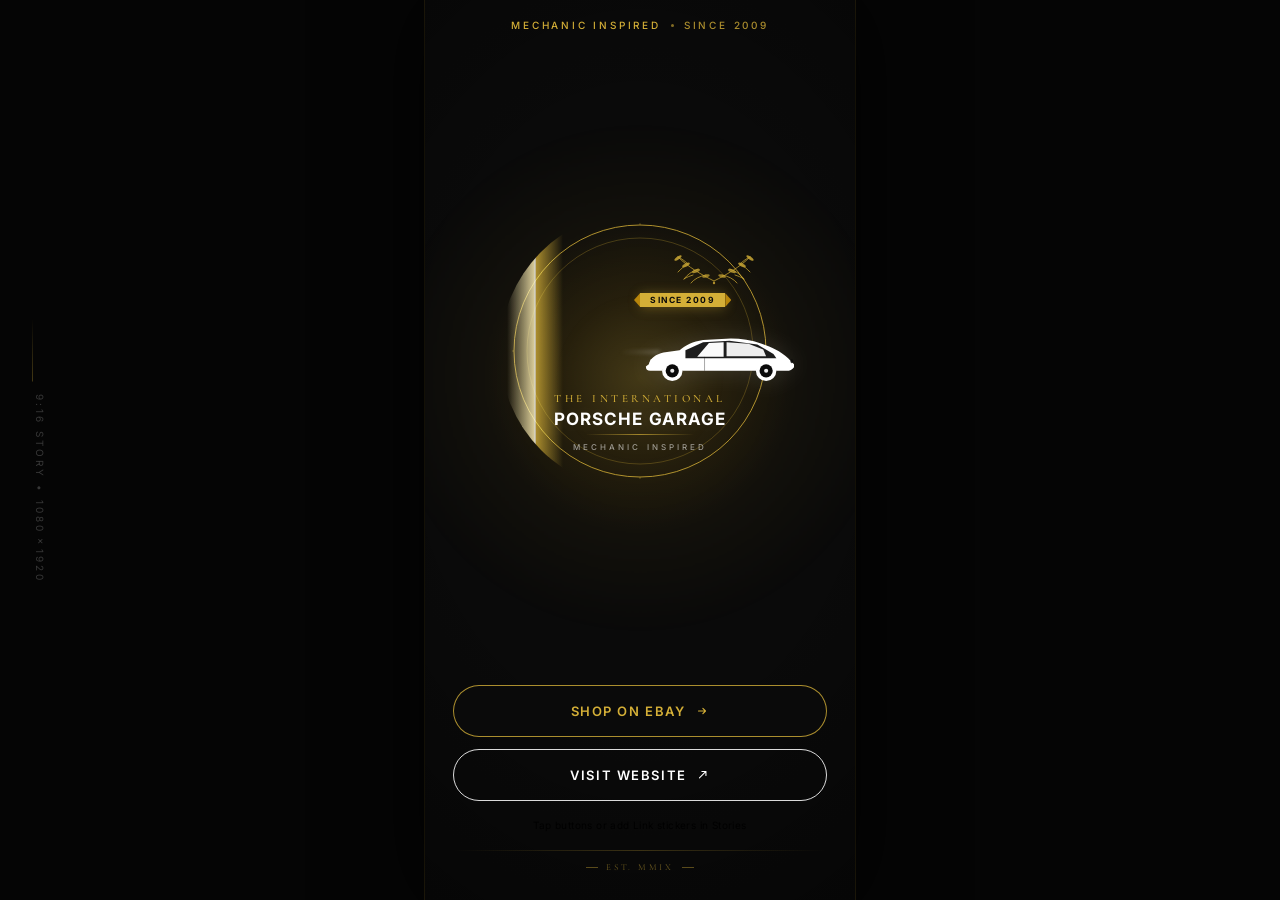
<file: research/new-guides/react_artifact.html>
<!DOCTYPE html>
<html lang="en">
<head><style>
@font-face {
  font-family: "Optimistic";
  font-style: normal;
  font-weight: 400 600;
  font-display: swap;
  src: url("/fonts/OptimisticAI_VF_Optimized.woff2") format("woff2");
}
@font-face {
  font-family: "Optimistic Mono";
  font-style: normal;
  font-weight: 400;
  font-display: swap;
  src: url("/fonts/OptimisticMono_W_TextRegular.woff2") format("woff2");
}
:where(html) {
  font-family: "Optimistic", system-ui, sans-serif;
}
:where(code, pre, kbd, samp) {
  font-family: "Optimistic Mono", ui-monospace, monospace;
}
</style>
  <meta charset="UTF-8">
  <meta name="viewport" content="width=device-width, initial-scale=1">
  <title>React Artifact</title>
  <style>*,:after,:before{--tw-border-spacing-x:0;--tw-border-spacing-y:0;--tw-translate-x:0;--tw-translate-y:0;--tw-rotate:0;--tw-skew-x:0;--tw-skew-y:0;--tw-scale-x:1;--tw-scale-y:1;--tw-pan-x: ;--tw-pan-y: ;--tw-pinch-zoom: ;--tw-scroll-snap-strictness:proximity;--tw-gradient-from-position: ;--tw-gradient-via-position: ;--tw-gradient-to-position: ;--tw-ordinal: ;--tw-slashed-zero: ;--tw-numeric-figure: ;--tw-numeric-spacing: ;--tw-numeric-fraction: ;--tw-ring-inset: ;--tw-ring-offset-width:0px;--tw-ring-offset-color:#fff;--tw-ring-color:rgba(59,130,246,.5);--tw-ring-offset-shadow:0 0 #0000;--tw-ring-shadow:0 0 #0000;--tw-shadow:0 0 #0000;--tw-shadow-colored:0 0 #0000;--tw-blur: ;--tw-brightness: ;--tw-contrast: ;--tw-grayscale: ;--tw-hue-rotate: ;--tw-invert: ;--tw-saturate: ;--tw-sepia: ;--tw-drop-shadow: ;--tw-backdrop-blur: ;--tw-backdrop-brightness: ;--tw-backdrop-contrast: ;--tw-backdrop-grayscale: ;--tw-backdrop-hue-rotate: ;--tw-backdrop-invert: ;--tw-backdrop-opacity: ;--tw-backdrop-saturate: ;--tw-backdrop-sepia: ;--tw-contain-size: ;--tw-contain-layout: ;--tw-contain-paint: ;--tw-contain-style: }::backdrop{--tw-border-spacing-x:0;--tw-border-spacing-y:0;--tw-translate-x:0;--tw-translate-y:0;--tw-rotate:0;--tw-skew-x:0;--tw-skew-y:0;--tw-scale-x:1;--tw-scale-y:1;--tw-pan-x: ;--tw-pan-y: ;--tw-pinch-zoom: ;--tw-scroll-snap-strictness:proximity;--tw-gradient-from-position: ;--tw-gradient-via-position: ;--tw-gradient-to-position: ;--tw-ordinal: ;--tw-slashed-zero: ;--tw-numeric-figure: ;--tw-numeric-spacing: ;--tw-numeric-fraction: ;--tw-ring-inset: ;--tw-ring-offset-width:0px;--tw-ring-offset-color:#fff;--tw-ring-color:rgba(59,130,246,.5);--tw-ring-offset-shadow:0 0 #0000;--tw-ring-shadow:0 0 #0000;--tw-shadow:0 0 #0000;--tw-shadow-colored:0 0 #0000;--tw-blur: ;--tw-brightness: ;--tw-contrast: ;--tw-grayscale: ;--tw-hue-rotate: ;--tw-invert: ;--tw-saturate: ;--tw-sepia: ;--tw-drop-shadow: ;--tw-backdrop-blur: ;--tw-backdrop-brightness: ;--tw-backdrop-contrast: ;--tw-backdrop-grayscale: ;--tw-backdrop-hue-rotate: ;--tw-backdrop-invert: ;--tw-backdrop-opacity: ;--tw-backdrop-saturate: ;--tw-backdrop-sepia: ;--tw-contain-size: ;--tw-contain-layout: ;--tw-contain-paint: ;--tw-contain-style: }/*! tailwindcss v3.4.18 | MIT License | https://tailwindcss.com*/*,:after,:before{box-sizing:border-box;border:0 solid #e5e7eb}:after,:before{--tw-content:""}:host,html{line-height:1.5;-webkit-text-size-adjust:100%;-moz-tab-size:4;-o-tab-size:4;tab-size:4;font-family:ui-sans-serif,system-ui,sans-serif,Apple Color Emoji,Segoe UI Emoji,Segoe UI Symbol,Noto Color Emoji;font-feature-settings:normal;font-variation-settings:normal;-webkit-tap-highlight-color:transparent}body{line-height:inherit}hr{height:0;color:inherit;border-top-width:1px}abbr:where([title]){-webkit-text-decoration:underline dotted;text-decoration:underline dotted}h1,h2,h3,h4,h5,h6{font-size:inherit;font-weight:inherit}a{color:inherit;text-decoration:inherit}b,strong{font-weight:bolder}code,kbd,pre,samp{font-family:ui-monospace,SFMono-Regular,Menlo,Monaco,Consolas,Liberation Mono,Courier New,monospace;font-feature-settings:normal;font-variation-settings:normal;font-size:1em}small{font-size:80%}sub,sup{font-size:75%;line-height:0;position:relative;vertical-align:baseline}sub{bottom:-.25em}sup{top:-.5em}table{text-indent:0;border-color:inherit;border-collapse:collapse}button,input,optgroup,select,textarea{font-family:inherit;font-feature-settings:inherit;font-variation-settings:inherit;font-size:100%;font-weight:inherit;line-height:inherit;letter-spacing:inherit;color:inherit;margin:0;padding:0}button,select{text-transform:none}button,input:where([type=button]),input:where([type=reset]),input:where([type=submit]){-webkit-appearance:button;background-color:transparent;background-image:none}:-moz-focusring{outline:auto}:-moz-ui-invalid{box-shadow:none}progress{vertical-align:baseline}::-webkit-inner-spin-button,::-webkit-outer-spin-button{height:auto}[type=search]{-webkit-appearance:textfield;outline-offset:-2px}::-webkit-search-decoration{-webkit-appearance:none}::-webkit-file-upload-button{-webkit-appearance:button;font:inherit}summary{display:list-item}blockquote,dd,dl,figure,h1,h2,h3,h4,h5,h6,hr,p,pre{margin:0}fieldset{margin:0}fieldset,legend{padding:0}menu,ol,ul{list-style:none;margin:0;padding:0}dialog{padding:0}textarea{resize:vertical}input::-moz-placeholder,textarea::-moz-placeholder{opacity:1;color:#9ca3af}input::placeholder,textarea::placeholder{opacity:1;color:#9ca3af}[role=button],button{cursor:pointer}:disabled{cursor:default}audio,canvas,embed,iframe,img,object,svg,video{display:block;vertical-align:middle}img,video{max-width:100%;height:auto}[hidden]:where(:not([hidden=until-found])){display:none}.container{width:100%}@media (min-width:640px){.container{max-width:640px}}@media (min-width:768px){.container{max-width:768px}}@media (min-width:1024px){.container{max-width:1024px}}@media (min-width:1280px){.container{max-width:1280px}}@media (min-width:1536px){.container{max-width:1536px}}.pointer-events-none{pointer-events:none}.fixed{position:fixed}.absolute{position:absolute}.relative{position:relative}.inset-0{inset:0}.-left-\[6px\]{left:-6px}.-right-\[6px\]{right:-6px}.bottom-0{bottom:0}.left-0{left:0}.left-1\/2{left:50%}.left-8{left:2rem}.left-\[-20px\]{left:-20px}.right-0{right:0}.top-0{top:0}.top-1\/2{top:50%}.top-\[150px\]{top:150px}.top-\[2px\]{top:2px}.top-\[42\%\]{top:42%}.top-\[52px\]{top:52px}.top-\[72px\]{top:72px}.z-10{z-index:10}.z-20{z-index:20}.-mt-6{margin-top:-1.5rem}.mt-1{margin-top:.25rem}.mt-\[3px\]{margin-top:3px}.mt-\[6px\]{margin-top:6px}.flex{display:flex}.hidden{display:none}.h-16{height:4rem}.h-\[100dvh\]{height:100dvh}.h-\[1px\]{height:1px}.h-\[220px\]{height:220px}.h-\[280px\]{height:280px}.h-\[2px\]{height:2px}.h-\[320px\]{height:320px}.h-\[3px\]{height:3px}.h-\[520px\]{height:520px}.h-\[52px\]{height:52px}.h-\[58px\]{height:58px}.h-\[76px\]{height:76px}.h-\[env\(safe-area-inset-bottom\)\]{height:env(safe-area-inset-bottom)}.h-full{height:100%}.max-h-\[920px\]{max-height:920px}.min-h-screen{min-height:100vh}.w-3{width:.75rem}.w-\[108px\]{width:108px}.w-\[148px\]{width:148px}.w-\[176px\]{width:176px}.w-\[1px\]{width:1px}.w-\[220px\]{width:220px}.w-\[280px\]{width:280px}.w-\[320px\]{width:320px}.w-\[3px\]{width:3px}.w-\[40px\]{width:40px}.w-\[520px\]{width:520px}.w-\[6px\]{width:6px}.w-\[70px\]{width:70px}.w-full{width:100%}.max-w-\[430px\]{max-width:430px}.flex-1{flex:1 1 0%}.-translate-x-1\/2{--tw-translate-x:-50%}.-translate-x-1\/2,.-translate-y-1\/2{transform:translate(var(--tw-translate-x),var(--tw-translate-y)) rotate(var(--tw-rotate)) skewX(var(--tw-skew-x)) skewY(var(--tw-skew-y)) scaleX(var(--tw-scale-x)) scaleY(var(--tw-scale-y))}.-translate-y-1\/2{--tw-translate-y:-50%}.translate-y-full{--tw-translate-y:100%}.transform,.translate-y-full{transform:translate(var(--tw-translate-x),var(--tw-translate-y)) rotate(var(--tw-rotate)) skewX(var(--tw-skew-x)) skewY(var(--tw-skew-y)) scaleX(var(--tw-scale-x)) scaleY(var(--tw-scale-y))}.flex-col{flex-direction:column}.items-center{align-items:center}.justify-center{justify-content:center}.gap-2{gap:.5rem}.gap-2\.5{gap:.625rem}.gap-3{gap:.75rem}.overflow-hidden{overflow:hidden}.overflow-visible{overflow:visible}.whitespace-nowrap{white-space:nowrap}.rounded-full{border-radius:9999px}.border{border-width:1px}.border-\[\#D4AF37\]\/80{border-color:rgba(212,175,55,.8)}.border-white\/85{border-color:hsla(0,0%,100%,.85)}.bg-\[\#050505\]{--tw-bg-opacity:1;background-color:rgb(5 5 5/var(--tw-bg-opacity,1))}.bg-\[\#0A0A0A\]{--tw-bg-opacity:1;background-color:rgb(10 10 10/var(--tw-bg-opacity,1))}.bg-\[\#B8860B\]{--tw-bg-opacity:1;background-color:rgb(184 134 11/var(--tw-bg-opacity,1))}.bg-\[\#D4AF37\]{--tw-bg-opacity:1;background-color:rgb(212 175 55/var(--tw-bg-opacity,1))}.bg-\[\#D4AF37\]\/40{background-color:rgba(212,175,55,.4)}.bg-\[\#D4AF37\]\/60{background-color:rgba(212,175,55,.6)}.bg-transparent{background-color:transparent}.bg-white{--tw-bg-opacity:1;background-color:rgb(255 255 255/var(--tw-bg-opacity,1))}.bg-gradient-to-b{background-image:linear-gradient(to bottom,var(--tw-gradient-stops))}.bg-gradient-to-r{background-image:linear-gradient(to right,var(--tw-gradient-stops))}.from-transparent{--tw-gradient-from:transparent var(--tw-gradient-from-position);--tw-gradient-to:transparent var(--tw-gradient-to-position);--tw-gradient-stops:var(--tw-gradient-from),var(--tw-gradient-to)}.via-\[\#D4AF37\]\/25{--tw-gradient-to:rgba(212,175,55,0) var(--tw-gradient-to-position);--tw-gradient-stops:var(--tw-gradient-from),rgba(212,175,55,.25) var(--tw-gradient-via-position),var(--tw-gradient-to)}.via-\[\#D4AF37\]\/70{--tw-gradient-to:rgba(212,175,55,0) var(--tw-gradient-to-position);--tw-gradient-stops:var(--tw-gradient-from),rgba(212,175,55,.7) var(--tw-gradient-via-position),var(--tw-gradient-to)}.to-\[\#D4AF37\]\/30{--tw-gradient-to:rgba(212,175,55,.3) var(--tw-gradient-to-position)}.to-transparent{--tw-gradient-to:transparent var(--tw-gradient-to-position)}.to-white\/40{--tw-gradient-to:hsla(0,0%,100%,.4) var(--tw-gradient-to-position)}.px-6{padding-left:1.5rem;padding-right:1.5rem}.px-7{padding-left:1.75rem;padding-right:1.75rem}.px-\[10px\]{padding-left:10px;padding-right:10px}.py-\[2\.5px\]{padding-top:2.5px;padding-bottom:2.5px}.pb-2{padding-bottom:.5rem}.pb-\[26px\]{padding-bottom:26px}.pt-1{padding-top:.25rem}.pt-\[18px\]{padding-top:18px}.text-center{text-align:center}.font-sans{font-family:ui-sans-serif,system-ui,sans-serif,Apple Color Emoji,Segoe UI Emoji,Segoe UI Symbol,Noto Color Emoji}.text-\[10px\]{font-size:10px}.text-\[11px\]{font-size:11px}.text-\[13px\]{font-size:13px}.text-\[17px\]{font-size:17px}.text-\[8\.5px\]{font-size:8.5px}.text-\[8px\]{font-size:8px}.text-\[9px\]{font-size:9px}.font-bold{font-weight:700}.font-medium{font-weight:500}.font-semibold{font-weight:600}.leading-none{line-height:1}.leading-relaxed{line-height:1.625}.tracking-\[0\.04em\]{letter-spacing:.04em}.tracking-\[0\.06em\]{letter-spacing:.06em}.tracking-\[0\.12em\]{letter-spacing:.12em}.tracking-\[0\.18em\]{letter-spacing:.18em}.tracking-\[0\.28em\]{letter-spacing:.28em}.tracking-\[0\.32em\]{letter-spacing:.32em}.tracking-\[0\.38em\]{letter-spacing:.38em}.tracking-\[0\.3em\]{letter-spacing:.3em}.text-\[\#0A0A0A\]{--tw-text-opacity:1;color:rgb(10 10 10/var(--tw-text-opacity,1))}.text-\[\#D4AF37\]{--tw-text-opacity:1;color:rgb(212 175 55/var(--tw-text-opacity,1))}.text-\[\#D4AF37\]\/50{color:rgba(212,175,55,.5)}.text-\[\#D4AF37\]\/80{color:rgba(212,175,55,.8)}.text-white{--tw-text-opacity:1;color:rgb(255 255 255/var(--tw-text-opacity,1))}.text-white\/20{color:hsla(0,0%,100%,.2)}.text-white\/55{color:hsla(0,0%,100%,.55)}.antialiased{-webkit-font-smoothing:antialiased;-moz-osx-font-smoothing:grayscale}.shadow-\[0_0_80px_rgba\(0\2c 0\2c 0\2c 0\.9\)\2c 0_0_0_1px_rgba\(212\2c 175\2c 55\2c 0\.15\)\]{--tw-shadow:0 0 80px rgba(0,0,0,.9),0 0 0 1px rgba(212,175,55,.15);--tw-shadow-colored:0 0 80px var(--tw-shadow-color),0 0 0 1px var(--tw-shadow-color);box-shadow:var(--tw-ring-offset-shadow,0 0 #0000),var(--tw-ring-shadow,0 0 #0000),var(--tw-shadow)}.shadow-\[0_1px_12px_rgba\(212\2c 175\2c 55\2c 0\.35\)\]{--tw-shadow:0 1px 12px rgba(212,175,55,.35);--tw-shadow-colored:0 1px 12px var(--tw-shadow-color);box-shadow:var(--tw-ring-offset-shadow,0 0 #0000),var(--tw-ring-shadow,0 0 #0000),var(--tw-shadow)}.blur{--tw-blur:blur(8px)}.blur,.blur-\[1px\]{filter:var(--tw-blur) var(--tw-brightness) var(--tw-contrast) var(--tw-grayscale) var(--tw-hue-rotate) var(--tw-invert) var(--tw-saturate) var(--tw-sepia) var(--tw-drop-shadow)}.blur-\[1px\]{--tw-blur:blur(1px)}.blur-\[2px\]{--tw-blur:blur(2px)}.blur-\[2px\],.drop-shadow-\[0_1px_12px_rgba\(255\2c 255\2c 255\2c 0\.12\)\]{filter:var(--tw-blur) var(--tw-brightness) var(--tw-contrast) var(--tw-grayscale) var(--tw-hue-rotate) var(--tw-invert) var(--tw-saturate) var(--tw-sepia) var(--tw-drop-shadow)}.drop-shadow-\[0_1px_12px_rgba\(255\2c 255\2c 255\2c 0\.12\)\]{--tw-drop-shadow:drop-shadow(0 1px 12px hsla(0,0%,100%,.12))}.filter{filter:var(--tw-blur) var(--tw-brightness) var(--tw-contrast) var(--tw-grayscale) var(--tw-hue-rotate) var(--tw-invert) var(--tw-saturate) var(--tw-sepia) var(--tw-drop-shadow)}.transition-all{transition-property:all;transition-timing-function:cubic-bezier(.4,0,.2,1);transition-duration:.15s}.transition-colors{transition-property:color,background-color,border-color,text-decoration-color,fill,stroke;transition-timing-function:cubic-bezier(.4,0,.2,1);transition-duration:.15s}.transition-transform{transition-property:transform;transition-timing-function:cubic-bezier(.4,0,.2,1);transition-duration:.15s}.duration-300{transition-duration:.3s}.ease-in-out{transition-timing-function:cubic-bezier(.4,0,.2,1)}.ease-out{transition-timing-function:cubic-bezier(0,0,.2,1)}.\[clip-path\:polygon\(0_0\2c 100\%_50\%\2c 0_100\%\)\]{clip-path:polygon(0 0,100% 50%,0 100%)}.\[clip-path\:polygon\(100\%_0\2c 100\%_100\%\2c 0_50\%\)\]{clip-path:polygon(100% 0,100% 100%,0 50%)}.\[writing-mode\:vertical-rl\]{writing-mode:vertical-rl}#root,body,html{min-height:100%}body{margin:0;font-family:Inter,ui-sans-serif,system-ui,-apple-system,BlinkMacSystemFont,Segoe UI,sans-serif}[role=button]:not([aria-disabled=true]),button:not(:disabled),label[for],select:not(:disabled),summary{cursor:pointer}.selection\:bg-\[\#D4AF37\]\/30 ::-moz-selection{background-color:rgba(212,175,55,.3)}.selection\:bg-\[\#D4AF37\]\/30 ::selection{background-color:rgba(212,175,55,.3)}.selection\:bg-\[\#D4AF37\]\/30::-moz-selection{background-color:rgba(212,175,55,.3)}.selection\:bg-\[\#D4AF37\]\/30::selection{background-color:rgba(212,175,55,.3)}.hover\:border-\[\#D4AF37\]:hover{--tw-border-opacity:1;border-color:rgb(212 175 55/var(--tw-border-opacity,1))}.hover\:border-white:hover{--tw-border-opacity:1;border-color:rgb(255 255 255/var(--tw-border-opacity,1))}.hover\:bg-\[\#D4AF37\]:hover{--tw-bg-opacity:1;background-color:rgb(212 175 55/var(--tw-bg-opacity,1))}.hover\:bg-white:hover{--tw-bg-opacity:1;background-color:rgb(255 255 255/var(--tw-bg-opacity,1))}.hover\:shadow-\[0_0_24px_rgba\(255\2c 255\2c 255\2c 0\.25\)\]:hover{--tw-shadow:0 0 24px hsla(0,0%,100%,.25);--tw-shadow-colored:0 0 24px var(--tw-shadow-color);box-shadow:var(--tw-ring-offset-shadow,0 0 #0000),var(--tw-ring-shadow,0 0 #0000),var(--tw-shadow)}.hover\:shadow-\[0_0_28px_rgba\(212\2c 175\2c 55\2c 0\.45\)\]:hover{--tw-shadow:0 0 28px rgba(212,175,55,.45);--tw-shadow-colored:0 0 28px var(--tw-shadow-color);box-shadow:var(--tw-ring-offset-shadow,0 0 #0000),var(--tw-ring-shadow,0 0 #0000),var(--tw-shadow)}.active\:scale-\[0\.98\]:active{--tw-scale-x:0.98;--tw-scale-y:0.98}.active\:scale-\[0\.98\]:active,.group:hover .group-hover\:translate-x-0\.5{transform:translate(var(--tw-translate-x),var(--tw-translate-y)) rotate(var(--tw-rotate)) skewX(var(--tw-skew-x)) skewY(var(--tw-skew-y)) scaleX(var(--tw-scale-x)) scaleY(var(--tw-scale-y))}.group:hover .group-hover\:translate-x-0\.5{--tw-translate-x:0.125rem}.group:hover .group-hover\:translate-y-0{--tw-translate-y:0px;transform:translate(var(--tw-translate-x),var(--tw-translate-y)) rotate(var(--tw-rotate)) skewX(var(--tw-skew-x)) skewY(var(--tw-skew-y)) scaleX(var(--tw-scale-x)) scaleY(var(--tw-scale-y))}.group:hover .group-hover\:text-\[\#0A0A0A\]{--tw-text-opacity:1;color:rgb(10 10 10/var(--tw-text-opacity,1))}@media (min-width:1024px){.lg\:flex{display:flex}}</style>
</head>
<body>
  <div id="root"></div>
  
  <script type="module">var Bc=Object.create;var{getPrototypeOf:Wc,defineProperty:zl,getOwnPropertyNames:$c}=Object;var Hc=Object.prototype.hasOwnProperty;var Rn=(e,n,t)=>{t=e!=null?Bc(Wc(e)):{};let r=n||!e||!e.__esModule?zl(t,"default",{value:e,enumerable:!0}):t;for(let l of $c(e))if(!Hc.call(r,l))zl(r,l,{get:()=>e[l],enumerable:!0});return r};var or=(e,n)=>()=>(n||e((n={exports:{}}).exports,n),n.exports);var Qc=(e,n)=>{for(var t in n)zl(e,t,{get:n[t],enumerable:!0,configurable:!0,set:(r)=>n[t]=()=>r})};var Kc=(e,n)=>()=>(e&&(n=e(e=0)),n);var ar=or((sf)=>{var at=Symbol.for("react.element"),Yc=Symbol.for("react.portal"),jc=Symbol.for("react.fragment"),Xc=Symbol.for("react.strict_mode"),Gc=Symbol.for("react.profiler"),Zc=Symbol.for("react.provider"),Jc=Symbol.for("react.context"),qc=Symbol.for("react.forward_ref"),bc=Symbol.for("react.suspense"),ef=Symbol.for("react.memo"),nf=Symbol.for("react.lazy"),qu=Symbol.iterator;function tf(e){if(e===null||typeof e!=="object")return null;return e=qu&&e[qu]||e["@@iterator"],typeof e==="function"?e:null}var ni={isMounted:function(){return!1},enqueueForceUpdate:function(){},enqueueReplaceState:function(){},enqueueSetState:function(){}},ti=Object.assign,ri={};function In(e,n,t){this.props=e,this.context=n,this.refs=ri,this.updater=t||ni}In.prototype.isReactComponent={};In.prototype.setState=function(e,n){if(typeof e!=="object"&&typeof e!=="function"&&e!=null)throw Error("setState(...): takes an object of state variables to update or a function which returns an object of state variables.");this.updater.enqueueSetState(this,e,n,"setState")};In.prototype.forceUpdate=function(e){this.updater.enqueueForceUpdate(this,e,"forceUpdate")};function li(){}li.prototype=In.prototype;function Ll(e,n,t){this.props=e,this.context=n,this.refs=ri,this.updater=t||ni}var Rl=Ll.prototype=new li;Rl.constructor=Ll;ti(Rl,In.prototype);Rl.isPureReactComponent=!0;var bu=Array.isArray,oi=Object.prototype.hasOwnProperty,Il={current:null},ui={key:!0,ref:!0,__self:!0,__source:!0};function ii(e,n,t){var r,l={},o=null,u=null;if(n!=null)for(r in n.ref!==void 0&&(u=n.ref),n.key!==void 0&&(o=""+n.key),n)oi.call(n,r)&&!ui.hasOwnProperty(r)&&(l[r]=n[r]);var i=arguments.length-2;if(i===1)l.children=t;else if(1<i){for(var s=Array(i),f=0;f<i;f++)s[f]=arguments[f+2];l.children=s}if(e&&e.defaultProps)for(r in i=e.defaultProps,i)l[r]===void 0&&(l[r]=i[r]);return{$$typeof:at,type:e,key:o,ref:u,props:l,_owner:Il.current}}function rf(e,n){return{$$typeof:at,type:e.type,key:n,ref:e.ref,props:e.props,_owner:e._owner}}function Ml(e){return typeof e==="object"&&e!==null&&e.$$typeof===at}function lf(e){var n={"=":"=0",":":"=2"};return"$"+e.replace(/[=:]/g,function(t){return n[t]})}var ei=/\/+/g;function Tl(e,n){return typeof e==="object"&&e!==null&&e.key!=null?lf(""+e.key):n.toString(36)}function ir(e,n,t,r,l){var o=typeof e;if(o==="undefined"||o==="boolean")e=null;var u=!1;if(e===null)u=!0;else switch(o){case"string":case"number":u=!0;break;case"object":switch(e.$$typeof){case at:case Yc:u=!0}}if(u)return u=e,l=l(u),e=r===""?"."+Tl(u,0):r,bu(l)?(t="",e!=null&&(t=e.replace(ei,"$&/")+"/"),ir(l,n,t,"",function(f){return f})):l!=null&&(Ml(l)&&(l=rf(l,t+(!l.key||u&&u.key===l.key?"":(""+l.key).replace(ei,"$&/")+"/")+e)),n.push(l)),1;if(u=0,r=r===""?".":r+":",bu(e))for(var i=0;i<e.length;i++){o=e[i];var s=r+Tl(o,i);u+=ir(o,n,t,s,l)}else if(s=tf(e),typeof s==="function")for(e=s.call(e),i=0;!(o=e.next()).done;)o=o.value,s=r+Tl(o,i++),u+=ir(o,n,t,s,l);else if(o==="object")throw n=String(e),Error("Objects are not valid as a React child (found: "+(n==="[object Object]"?"object with keys {"+Object.keys(e).join(", ")+"}":n)+"). If you meant to render a collection of children, use an array instead.");return u}function ur(e,n,t){if(e==null)return e;var r=[],l=0;return ir(e,r,"","",function(o){return n.call(t,o,l++)}),r}function of(e){if(e._status===-1){var n=e._result;n=n(),n.then(function(t){if(e._status===0||e._status===-1)e._status=1,e._result=t},function(t){if(e._status===0||e._status===-1)e._status=2,e._result=t}),e._status===-1&&(e._status=0,e._result=n)}if(e._status===1)return e._result.default;throw e._result}var te={current:null},sr={transition:null},uf={ReactCurrentDispatcher:te,ReactCurrentBatchConfig:sr,ReactCurrentOwner:Il};function si(){throw Error("act(...) is not supported in production builds of React.")}sf.Children={map:ur,forEach:function(e,n,t){ur(e,function(){n.apply(this,arguments)},t)},count:function(e){var n=0;return ur(e,function(){n++}),n},toArray:function(e){return ur(e,function(n){return n})||[]},only:function(e){if(!Ml(e))throw Error("React.Children.only expected to receive a single React element child.");return e}};sf.Component=In;sf.Fragment=jc;sf.Profiler=Gc;sf.PureComponent=Ll;sf.StrictMode=Xc;sf.Suspense=bc;sf.__SECRET_INTERNALS_DO_NOT_USE_OR_YOU_WILL_BE_FIRED=uf;sf.act=si;sf.cloneElement=function(e,n,t){if(e===null||e===void 0)throw Error("React.cloneElement(...): The argument must be a React element, but you passed "+e+".");var r=ti({},e.props),l=e.key,o=e.ref,u=e._owner;if(n!=null){if(n.ref!==void 0&&(o=n.ref,u=Il.current),n.key!==void 0&&(l=""+n.key),e.type&&e.type.defaultProps)var i=e.type.defaultProps;for(s in n)oi.call(n,s)&&!ui.hasOwnProperty(s)&&(r[s]=n[s]===void 0&&i!==void 0?i[s]:n[s])}var s=arguments.length-2;if(s===1)r.children=t;else if(1<s){i=Array(s);for(var f=0;f<s;f++)i[f]=arguments[f+2];r.children=i}return{$$typeof:at,type:e.type,key:l,ref:o,props:r,_owner:u}};sf.createContext=function(e){return e={$$typeof:Jc,_currentValue:e,_currentValue2:e,_threadCount:0,Provider:null,Consumer:null,_defaultValue:null,_globalName:null},e.Provider={$$typeof:Zc,_context:e},e.Consumer=e};sf.createElement=ii;sf.createFactory=function(e){var n=ii.bind(null,e);return n.type=e,n};sf.createRef=function(){return{current:null}};sf.forwardRef=function(e){return{$$typeof:qc,render:e}};sf.isValidElement=Ml;sf.lazy=function(e){return{$$typeof:nf,_payload:{_status:-1,_result:e},_init:of}};sf.memo=function(e,n){return{$$typeof:ef,type:e,compare:n===void 0?null:n}};sf.startTransition=function(e){var n=sr.transition;sr.transition={};try{e()}finally{sr.transition=n}};sf.unstable_act=si;sf.useCallback=function(e,n){return te.current.useCallback(e,n)};sf.useContext=function(e){return te.current.useContext(e)};sf.useDebugValue=function(){};sf.useDeferredValue=function(e){return te.current.useDeferredValue(e)};sf.useEffect=function(e,n){return te.current.useEffect(e,n)};sf.useId=function(){return te.current.useId()};sf.useImperativeHandle=function(e,n,t){return te.current.useImperativeHandle(e,n,t)};sf.useInsertionEffect=function(e,n){return te.current.useInsertionEffect(e,n)};sf.useLayoutEffect=function(e,n){return te.current.useLayoutEffect(e,n)};sf.useMemo=function(e,n){return te.current.useMemo(e,n)};sf.useReducer=function(e,n,t){return te.current.useReducer(e,n,t)};sf.useRef=function(e){return te.current.useRef(e)};sf.useState=function(e){return te.current.useState(e)};sf.useSyncExternalStore=function(e,n,t){return te.current.useSyncExternalStore(e,n,t)};sf.useTransition=function(){return te.current.useTransition()};sf.version="18.3.1"});var hi=or((Yf)=>{function Ol(e,n){var t=e.length;e.push(n);e:for(;0<t;){var r=t-1>>>1,l=e[r];if(0<cr(l,n))e[r]=n,e[t]=l,t=r;else break e}}function Ee(e){return e.length===0?null:e[0]}function mr(e){if(e.length===0)return null;var n=e[0],t=e.pop();if(t!==n){e[0]=t;e:for(var r=0,l=e.length,o=l>>>1;r<o;){var u=2*(r+1)-1,i=e[u],s=u+1,f=e[s];if(0>cr(i,t))s<l&&0>cr(f,i)?(e[r]=f,e[s]=t,r=s):(e[r]=i,e[u]=t,r=u);else if(s<l&&0>cr(f,t))e[r]=f,e[s]=t,r=s;else break e}}return n}function cr(e,n){var t=e.sortIndex-n.sortIndex;return t!==0?t:e.id-n.id}if(typeof performance==="object"&&typeof performance.now==="function")Dl=performance,Yf.unstable_now=function(){return Dl.now()};else fr=Date,Ul=fr.now(),Yf.unstable_now=function(){return fr.now()-Ul};var Dl,fr,Ul,Le=[],je=[],Kf=1,he=null,J=3,hr=!1,hn=!1,ft=!1,ci=typeof setTimeout==="function"?setTimeout:null,fi=typeof clearTimeout==="function"?clearTimeout:null,ai=typeof setImmediate<"u"?setImmediate:null;typeof navigator<"u"&&navigator.scheduling!==void 0&&navigator.scheduling.isInputPending!==void 0&&navigator.scheduling.isInputPending.bind(navigator.scheduling);function Vl(e){for(var n=Ee(je);n!==null;){if(n.callback===null)mr(je);else if(n.startTime<=e)mr(je),n.sortIndex=n.expirationTime,Ol(Le,n);else break;n=Ee(je)}}function Bl(e){if(ft=!1,Vl(e),!hn)if(Ee(Le)!==null)hn=!0,$l(Wl);else{var n=Ee(je);n!==null&&Hl(Bl,n.startTime-e)}}function Wl(e,n){hn=!1,ft&&(ft=!1,fi(dt),dt=-1),hr=!0;var t=J;try{Vl(n);for(he=Ee(Le);he!==null&&(!(he.expirationTime>n)||e&&!mi());){var r=he.callback;if(typeof r==="function"){he.callback=null,J=he.priorityLevel;var l=r(he.expirationTime<=n);n=Yf.unstable_now(),typeof l==="function"?he.callback=l:he===Ee(Le)&&mr(Le),Vl(n)}else mr(Le);he=Ee(Le)}if(he!==null)var o=!0;else{var u=Ee(je);u!==null&&Hl(Bl,u.startTime-n),o=!1}return o}finally{he=null,J=t,hr=!1}}var vr=!1,dr=null,dt=-1,di=5,pi=-1;function mi(){return Yf.unstable_now()-pi<di?!1:!0}function Fl(){if(dr!==null){var e=Yf.unstable_now();pi=e;var n=!0;try{n=dr(!0,e)}finally{n?ct():(vr=!1,dr=null)}}else vr=!1}var ct;if(typeof ai==="function")ct=function(){ai(Fl)};else if(typeof MessageChannel<"u")pr=new MessageChannel,Al=pr.port2,pr.port1.onmessage=Fl,ct=function(){Al.postMessage(null)};else ct=function(){ci(Fl,0)};var pr,Al;function $l(e){dr=e,vr||(vr=!0,ct())}function Hl(e,n){dt=ci(function(){e(Yf.unstable_now())},n)}Yf.unstable_IdlePriority=5;Yf.unstable_ImmediatePriority=1;Yf.unstable_LowPriority=4;Yf.unstable_NormalPriority=3;Yf.unstable_Profiling=null;Yf.unstable_UserBlockingPriority=2;Yf.unstable_cancelCallback=function(e){e.callback=null};Yf.unstable_continueExecution=function(){hn||hr||(hn=!0,$l(Wl))};Yf.unstable_forceFrameRate=function(e){0>e||125<e?console.error("forceFrameRate takes a positive int between 0 and 125, forcing frame rates higher than 125 fps is not supported"):di=0<e?Math.floor(1000/e):5};Yf.unstable_getCurrentPriorityLevel=function(){return J};Yf.unstable_getFirstCallbackNode=function(){return Ee(Le)};Yf.unstable_next=function(e){switch(J){case 1:case 2:case 3:var n=3;break;default:n=J}var t=J;J=n;try{return e()}finally{J=t}};Yf.unstable_pauseExecution=function(){};Yf.unstable_requestPaint=function(){};Yf.unstable_runWithPriority=function(e,n){switch(e){case 1:case 2:case 3:case 4:case 5:break;default:e=3}var t=J;J=e;try{return n()}finally{J=t}};Yf.unstable_scheduleCallback=function(e,n,t){var r=Yf.unstable_now();switch(typeof t==="object"&&t!==null?(t=t.delay,t=typeof t==="number"&&0<t?r+t:r):t=r,e){case 1:var l=-1;break;case 2:l=250;break;case 5:l=1073741823;break;case 4:l=1e4;break;default:l=5000}return l=t+l,e={id:Kf++,callback:n,priorityLevel:e,startTime:t,expirationTime:l,sortIndex:-1},t>r?(e.sortIndex=t,Ol(je,e),Ee(Le)===null&&e===Ee(je)&&(ft?(fi(dt),dt=-1):ft=!0,Hl(Bl,t-r))):(e.sortIndex=l,Ol(Le,e),hn||hr||(hn=!0,$l(Wl))),e};Yf.unstable_shouldYield=mi;Yf.unstable_wrapCallback=function(e){var n=J;return function(){var t=J;J=n;try{return e.apply(this,arguments)}finally{J=t}}}});var Zu={};Qc(Zu,{version:()=>Tc,unstable_renderSubtreeIntoContainer:()=>zc,unstable_batchedUpdates:()=>xc,unmountComponentAtNode:()=>Pc,render:()=>Nc,hydrateRoot:()=>_c,hydrate:()=>Cc,flushSync:()=>Ec,findDOMNode:()=>kc,createRoot:()=>Sc,createPortal:()=>wc,__SECRET_INTERNALS_DO_NOT_USE_OR_YOU_WILL_BE_FIRED:()=>gc});function v(e){for(var n="https://reactjs.org/docs/error-decoder.html?invariant="+e,t=1;t<arguments.length;t++)n+="&args[]="+encodeURIComponent(arguments[t]);return"Minified React error #"+e+"; visit "+n+" for the full message or use the non-minified dev environment for full errors and additional helpful warnings."}function Tn(e,n){et(e,n),et(e+"Capture",n)}function et(e,n){Ut[e]=n;for(e=0;e<n.length;e++)ks.add(n[e])}function dd(e){if(fo.call(yi,e))return!0;if(fo.call(vi,e))return!1;if(fd.test(e))return yi[e]=!0;return vi[e]=!0,!1}function pd(e,n,t,r){if(t!==null&&t.type===0)return!1;switch(typeof n){case"function":case"symbol":return!0;case"boolean":if(r)return!1;if(t!==null)return!t.acceptsBooleans;return e=e.toLowerCase().slice(0,5),e!=="data-"&&e!=="aria-";default:return!1}}function md(e,n,t,r){if(n===null||typeof n>"u"||pd(e,n,t,r))return!0;if(r)return!1;if(t!==null)switch(t.type){case 3:return!n;case 4:return n===!1;case 5:return isNaN(n);case 6:return isNaN(n)||1>n}return!1}function oe(e,n,t,r,l,o,u){this.acceptsBooleans=n===2||n===3||n===4,this.attributeName=r,this.attributeNamespace=l,this.mustUseProperty=t,this.propertyName=e,this.type=n,this.sanitizeURL=o,this.removeEmptyString=u}function iu(e){return e[1].toUpperCase()}function su(e,n,t,r){var l=Z.hasOwnProperty(n)?Z[n]:null;if(l!==null?l.type!==0:r||!(2<n.length)||n[0]!=="o"&&n[0]!=="O"||n[1]!=="n"&&n[1]!=="N")md(n,t,l,r)&&(t=null),r||l===null?dd(n)&&(t===null?e.removeAttribute(n):e.setAttribute(n,""+t)):l.mustUseProperty?e[l.propertyName]=t===null?l.type===3?!1:"":t:(n=l.attributeName,r=l.attributeNamespace,t===null?e.removeAttribute(n):(l=l.type,t=l===3||l===4&&t===!0?"":""+t,r?e.setAttributeNS(r,n,t):e.setAttribute(n,t)))}function pt(e){if(e===null||typeof e!=="object")return null;return e=gi&&e[gi]||e["@@iterator"],typeof e==="function"?e:null}function St(e){if(Ql===void 0)try{throw Error()}catch(t){var n=t.stack.trim().match(/\n( *(at )?)/);Ql=n&&n[1]||""}return`
`+Ql+e}function Yl(e,n){if(!e||Kl)return"";Kl=!0;var t=Error.prepareStackTrace;Error.prepareStackTrace=void 0;try{if(n)if(n=function(){throw Error()},Object.defineProperty(n.prototype,"props",{set:function(){throw Error()}}),typeof Reflect==="object"&&Reflect.construct){try{Reflect.construct(n,[])}catch(f){var r=f}Reflect.construct(e,[],n)}else{try{n.call()}catch(f){r=f}e.call(n.prototype)}else{try{throw Error()}catch(f){r=f}e()}}catch(f){if(f&&r&&typeof f.stack==="string"){for(var l=f.stack.split(`
`),o=r.stack.split(`
`),u=l.length-1,i=o.length-1;1<=u&&0<=i&&l[u]!==o[i];)i--;for(;1<=u&&0<=i;u--,i--)if(l[u]!==o[i]){if(u!==1||i!==1)do if(u--,i--,0>i||l[u]!==o[i]){var s=`
`+l[u].replace(" at new "," at ");return e.displayName&&s.includes("<anonymous>")&&(s=s.replace("<anonymous>",e.displayName)),s}while(1<=u&&0<=i);break}}}finally{Kl=!1,Error.prepareStackTrace=t}return(e=e?e.displayName||e.name:"")?St(e):""}function hd(e){switch(e.tag){case 5:return St(e.type);case 16:return St("Lazy");case 13:return St("Suspense");case 19:return St("SuspenseList");case 0:case 2:case 15:return e=Yl(e.type,!1),e;case 11:return e=Yl(e.type.render,!1),e;case 1:return e=Yl(e.type,!0),e;default:return""}}function vo(e){if(e==null)return null;if(typeof e==="function")return e.displayName||e.name||null;if(typeof e==="string")return e;switch(e){case Un:return"Fragment";case Dn:return"Portal";case po:return"Profiler";case au:return"StrictMode";case mo:return"Suspense";case ho:return"SuspenseList"}if(typeof e==="object")switch(e.$$typeof){case Cs:return(e.displayName||"Context")+".Consumer";case Es:return(e._context.displayName||"Context")+".Provider";case cu:var n=e.render;return e=e.displayName,e||(e=n.displayName||n.name||"",e=e!==""?"ForwardRef("+e+")":"ForwardRef"),e;case fu:return n=e.displayName||null,n!==null?n:vo(e.type)||"Memo";case Ge:n=e._payload,e=e._init;try{return vo(e(n))}catch(t){}}return null}function vd(e){var n=e.type;switch(e.tag){case 24:return"Cache";case 9:return(n.displayName||"Context")+".Consumer";case 10:return(n._context.displayName||"Context")+".Provider";case 18:return"DehydratedFragment";case 11:return e=n.render,e=e.displayName||e.name||"",n.displayName||(e!==""?"ForwardRef("+e+")":"ForwardRef");case 7:return"Fragment";case 5:return n;case 4:return"Portal";case 3:return"Root";case 6:return"Text";case 16:return vo(n);case 8:return n===au?"StrictMode":"Mode";case 22:return"Offscreen";case 12:return"Profiler";case 21:return"Scope";case 13:return"Suspense";case 19:return"SuspenseList";case 25:return"TracingMarker";case 1:case 0:case 17:case 2:case 14:case 15:if(typeof n==="function")return n.displayName||n.name||null;if(typeof n==="string")return n}return null}function cn(e){switch(typeof e){case"boolean":case"number":case"string":case"undefined":return e;case"object":return e;default:return""}}function Ns(e){var n=e.type;return(e=e.nodeName)&&e.toLowerCase()==="input"&&(n==="checkbox"||n==="radio")}function yd(e){var n=Ns(e)?"checked":"value",t=Object.getOwnPropertyDescriptor(e.constructor.prototype,n),r=""+e[n];if(!e.hasOwnProperty(n)&&typeof t<"u"&&typeof t.get==="function"&&typeof t.set==="function"){var{get:l,set:o}=t;return Object.defineProperty(e,n,{configurable:!0,get:function(){return l.call(this)},set:function(u){r=""+u,o.call(this,u)}}),Object.defineProperty(e,n,{enumerable:t.enumerable}),{getValue:function(){return r},setValue:function(u){r=""+u},stopTracking:function(){e._valueTracker=null,delete e[n]}}}}function gr(e){e._valueTracker||(e._valueTracker=yd(e))}function Ps(e){if(!e)return!1;var n=e._valueTracker;if(!n)return!0;var t=n.getValue(),r="";return e&&(r=Ns(e)?e.checked?"true":"false":e.value),e=r,e!==t?(n.setValue(e),!0):!1}function Hr(e){if(e=e||(typeof document<"u"?document:void 0),typeof e>"u")return null;try{return e.activeElement||e.body}catch(n){return e.body}}function yo(e,n){var t=n.checked;return V({},n,{defaultChecked:void 0,defaultValue:void 0,value:void 0,checked:t!=null?t:e._wrapperState.initialChecked})}function wi(e,n){var t=n.defaultValue==null?"":n.defaultValue,r=n.checked!=null?n.checked:n.defaultChecked;t=cn(n.value!=null?n.value:t),e._wrapperState={initialChecked:r,initialValue:t,controlled:n.type==="checkbox"||n.type==="radio"?n.checked!=null:n.value!=null}}function xs(e,n){n=n.checked,n!=null&&su(e,"checked",n,!1)}function go(e,n){xs(e,n);var t=cn(n.value),r=n.type;if(t!=null)if(r==="number"){if(t===0&&e.value===""||e.value!=t)e.value=""+t}else e.value!==""+t&&(e.value=""+t);else if(r==="submit"||r==="reset"){e.removeAttribute("value");return}n.hasOwnProperty("value")?wo(e,n.type,t):n.hasOwnProperty("defaultValue")&&wo(e,n.type,cn(n.defaultValue)),n.checked==null&&n.defaultChecked!=null&&(e.defaultChecked=!!n.defaultChecked)}function Si(e,n,t){if(n.hasOwnProperty("value")||n.hasOwnProperty("defaultValue")){var r=n.type;if(!(r!=="submit"&&r!=="reset"||n.value!==void 0&&n.value!==null))return;n=""+e._wrapperState.initialValue,t||n===e.value||(e.value=n),e.defaultValue=n}t=e.name,t!==""&&(e.name=""),e.defaultChecked=!!e._wrapperState.initialChecked,t!==""&&(e.name=t)}function wo(e,n,t){if(n!=="number"||Hr(e.ownerDocument)!==e)t==null?e.defaultValue=""+e._wrapperState.initialValue:e.defaultValue!==""+t&&(e.defaultValue=""+t)}function Xn(e,n,t,r){if(e=e.options,n){n={};for(var l=0;l<t.length;l++)n["$"+t[l]]=!0;for(t=0;t<e.length;t++)l=n.hasOwnProperty("$"+e[t].value),e[t].selected!==l&&(e[t].selected=l),l&&r&&(e[t].defaultSelected=!0)}else{t=""+cn(t),n=null;for(l=0;l<e.length;l++){if(e[l].value===t){e[l].selected=!0,r&&(e[l].defaultSelected=!0);return}n!==null||e[l].disabled||(n=e[l])}n!==null&&(n.selected=!0)}}function So(e,n){if(n.dangerouslySetInnerHTML!=null)throw Error(v(91));return V({},n,{value:void 0,defaultValue:void 0,children:""+e._wrapperState.initialValue})}function ki(e,n){var t=n.value;if(t==null){if(t=n.children,n=n.defaultValue,t!=null){if(n!=null)throw Error(v(92));if(kt(t)){if(1<t.length)throw Error(v(93));t=t[0]}n=t}n==null&&(n=""),t=n}e._wrapperState={initialValue:cn(t)}}function zs(e,n){var t=cn(n.value),r=cn(n.defaultValue);t!=null&&(t=""+t,t!==e.value&&(e.value=t),n.defaultValue==null&&e.defaultValue!==t&&(e.defaultValue=t)),r!=null&&(e.defaultValue=""+r)}function Ei(e){var n=e.textContent;n===e._wrapperState.initialValue&&n!==""&&n!==null&&(e.value=n)}function Ts(e){switch(e){case"svg":return"http://www.w3.org/2000/svg";case"math":return"http://www.w3.org/1998/Math/MathML";default:return"http://www.w3.org/1999/xhtml"}}function ko(e,n){return e==null||e==="http://www.w3.org/1999/xhtml"?Ts(n):e==="http://www.w3.org/2000/svg"&&n==="foreignObject"?"http://www.w3.org/1999/xhtml":e}function Vt(e,n){if(n){var t=e.firstChild;if(t&&t===e.lastChild&&t.nodeType===3){t.nodeValue=n;return}}e.textContent=n}function Rs(e,n,t){return n==null||typeof n==="boolean"||n===""?"":t||typeof n!=="number"||n===0||zt.hasOwnProperty(e)&&zt[e]?(""+n).trim():n+"px"}function Is(e,n){e=e.style;for(var t in n)if(n.hasOwnProperty(t)){var r=t.indexOf("--")===0,l=Rs(t,n[t],r);t==="float"&&(t="cssFloat"),r?e.setProperty(t,l):e[t]=l}}function Eo(e,n){if(n){if(wd[e]&&(n.children!=null||n.dangerouslySetInnerHTML!=null))throw Error(v(137,e));if(n.dangerouslySetInnerHTML!=null){if(n.children!=null)throw Error(v(60));if(typeof n.dangerouslySetInnerHTML!=="object"||!("__html"in n.dangerouslySetInnerHTML))throw Error(v(61))}if(n.style!=null&&typeof n.style!=="object")throw Error(v(62))}}function Co(e,n){if(e.indexOf("-")===-1)return typeof n.is==="string";switch(e){case"annotation-xml":case"color-profile":case"font-face":case"font-face-src":case"font-face-uri":case"font-face-format":case"font-face-name":case"missing-glyph":return!1;default:return!0}}function du(e){return e=e.target||e.srcElement||window,e.correspondingUseElement&&(e=e.correspondingUseElement),e.nodeType===3?e.parentNode:e}function Ci(e){if(e=tr(e)){if(typeof No!=="function")throw Error(v(280));var n=e.stateNode;n&&(n=yl(n),No(e.stateNode,e.type,n))}}function Ms(e){Gn?Zn?Zn.push(e):Zn=[e]:Gn=e}function Fs(){if(Gn){var e=Gn,n=Zn;if(Zn=Gn=null,Ci(e),n)for(e=0;e<n.length;e++)Ci(n[e])}}function Os(e,n){return e(n)}function Ds(){}function Us(e,n,t){if(jl)return e(n,t);jl=!0;try{return Os(e,n,t)}finally{if(jl=!1,Gn!==null||Zn!==null)Ds(),Fs()}}function At(e,n){var t=e.stateNode;if(t===null)return null;var r=yl(t);if(r===null)return null;t=r[n];e:switch(n){case"onClick":case"onClickCapture":case"onDoubleClick":case"onDoubleClickCapture":case"onMouseDown":case"onMouseDownCapture":case"onMouseMove":case"onMouseMoveCapture":case"onMouseUp":case"onMouseUpCapture":case"onMouseEnter":(r=!r.disabled)||(e=e.type,r=!(e==="button"||e==="input"||e==="select"||e==="textarea")),e=!r;break e;default:e=!1}if(e)return null;if(t&&typeof t!=="function")throw Error(v(231,n,typeof t));return t}function Sd(e,n,t,r,l,o,u,i,s){var f=Array.prototype.slice.call(arguments,3);try{n.apply(t,f)}catch(m){this.onError(m)}}function Ed(e,n,t,r,l,o,u,i,s){Tt=!1,Qr=null,Sd.apply(kd,arguments)}function Cd(e,n,t,r,l,o,u,i,s){if(Ed.apply(this,arguments),Tt){if(Tt){var f=Qr;Tt=!1,Qr=null}else throw Error(v(198));Kr||(Kr=!0,xo=f)}}function Ln(e){var n=e,t=e;if(e.alternate)for(;n.return;)n=n.return;else{e=n;do n=e,(n.flags&4098)!==0&&(t=n.return),e=n.return;while(e)}return n.tag===3?t:null}function Vs(e){if(e.tag===13){var n=e.memoizedState;if(n===null&&(e=e.alternate,e!==null&&(n=e.memoizedState)),n!==null)return n.dehydrated}return null}function _i(e){if(Ln(e)!==e)throw Error(v(188))}function _d(e){var n=e.alternate;if(!n){if(n=Ln(e),n===null)throw Error(v(188));return n!==e?null:e}for(var t=e,r=n;;){var l=t.return;if(l===null)break;var o=l.alternate;if(o===null){if(r=l.return,r!==null){t=r;continue}break}if(l.child===o.child){for(o=l.child;o;){if(o===t)return _i(l),e;if(o===r)return _i(l),n;o=o.sibling}throw Error(v(188))}if(t.return!==r.return)t=l,r=o;else{for(var u=!1,i=l.child;i;){if(i===t){u=!0,t=l,r=o;break}if(i===r){u=!0,r=l,t=o;break}i=i.sibling}if(!u){for(i=o.child;i;){if(i===t){u=!0,t=o,r=l;break}if(i===r){u=!0,r=o,t=l;break}i=i.sibling}if(!u)throw Error(v(189))}}if(t.alternate!==r)throw Error(v(190))}if(t.tag!==3)throw Error(v(188));return t.stateNode.current===t?e:n}function As(e){return e=_d(e),e!==null?Bs(e):null}function Bs(e){if(e.tag===5||e.tag===6)return e;for(e=e.child;e!==null;){var n=Bs(e);if(n!==null)return n;e=e.sibling}return null}function Td(e){if(Fe&&typeof Fe.onCommitFiberRoot==="function")try{Fe.onCommitFiberRoot(pl,e,void 0,(e.current.flags&128)===128)}catch(n){}}function Id(e){return e>>>=0,e===0?32:31-(Ld(e)/Rd|0)|0}function Et(e){switch(e&-e){case 1:return 1;case 2:return 2;case 4:return 4;case 8:return 8;case 16:return 16;case 32:return 32;case 64:case 128:case 256:case 512:case 1024:case 2048:case 4096:case 8192:case 16384:case 32768:case 65536:case 131072:case 262144:case 524288:case 1048576:case 2097152:return e&4194240;case 4194304:case 8388608:case 16777216:case 33554432:case 67108864:return e&130023424;case 134217728:return 134217728;case 268435456:return 268435456;case 536870912:return 536870912;case 1073741824:return 1073741824;default:return e}}function jr(e,n){var t=e.pendingLanes;if(t===0)return 0;var r=0,l=e.suspendedLanes,o=e.pingedLanes,u=t&268435455;if(u!==0){var i=u&~l;i!==0?r=Et(i):(o&=u,o!==0&&(r=Et(o)))}else u=t&~l,u!==0?r=Et(u):o!==0&&(r=Et(o));if(r===0)return 0;if(n!==0&&n!==r&&(n&l)===0&&(l=r&-r,o=n&-n,l>=o||l===16&&(o&4194240)!==0))return n;if((r&4)!==0&&(r|=t&16),n=e.entangledLanes,n!==0)for(e=e.entanglements,n&=r;0<n;)t=31-xe(n),l=1<<t,r|=e[t],n&=~l;return r}function Md(e,n){switch(e){case 1:case 2:case 4:return n+250;case 8:case 16:case 32:case 64:case 128:case 256:case 512:case 1024:case 2048:case 4096:case 8192:case 16384:case 32768:case 65536:case 131072:case 262144:case 524288:case 1048576:case 2097152:return n+5000;case 4194304:case 8388608:case 16777216:case 33554432:case 67108864:return-1;case 134217728:case 268435456:case 536870912:case 1073741824:return-1;default:return-1}}function Fd(e,n){for(var{suspendedLanes:t,pingedLanes:r,expirationTimes:l,pendingLanes:o}=e;0<o;){var u=31-xe(o),i=1<<u,s=l[u];if(s===-1){if((i&t)===0||(i&r)!==0)l[u]=Md(i,n)}else s<=n&&(e.expiredLanes|=i);o&=~i}}function zo(e){return e=e.pendingLanes&-1073741825,e!==0?e:e&1073741824?1073741824:0}function Qs(){var e=Sr;return Sr<<=1,(Sr&4194240)===0&&(Sr=64),e}function Xl(e){for(var n=[],t=0;31>t;t++)n.push(e);return n}function er(e,n,t){e.pendingLanes|=n,n!==536870912&&(e.suspendedLanes=0,e.pingedLanes=0),e=e.eventTimes,n=31-xe(n),e[n]=t}function Od(e,n){var t=e.pendingLanes&~n;e.pendingLanes=n,e.suspendedLanes=0,e.pingedLanes=0,e.expiredLanes&=n,e.mutableReadLanes&=n,e.entangledLanes&=n,n=e.entanglements;var r=e.eventTimes;for(e=e.expirationTimes;0<t;){var l=31-xe(t),o=1<<l;n[l]=0,r[l]=-1,e[l]=-1,t&=~o}}function mu(e,n){var t=e.entangledLanes|=n;for(e=e.entanglements;t;){var r=31-xe(t),l=1<<r;l&n|e[r]&n&&(e[r]|=n),t&=~l}}function Ks(e){return e&=-e,1<e?4<e?(e&268435455)!==0?16:536870912:4:1}function Pi(e,n){switch(e){case"focusin":case"focusout":nn=null;break;case"dragenter":case"dragleave":tn=null;break;case"mouseover":case"mouseout":rn=null;break;case"pointerover":case"pointerout":Bt.delete(n.pointerId);break;case"gotpointercapture":case"lostpointercapture":Wt.delete(n.pointerId)}}function mt(e,n,t,r,l,o){if(e===null||e.nativeEvent!==o)return e={blockedOn:n,domEventName:t,eventSystemFlags:r,nativeEvent:o,targetContainers:[l]},n!==null&&(n=tr(n),n!==null&&hu(n)),e;return e.eventSystemFlags|=r,n=e.targetContainers,l!==null&&n.indexOf(l)===-1&&n.push(l),e}function Ud(e,n,t,r,l){switch(n){case"focusin":return nn=mt(nn,e,n,t,r,l),!0;case"dragenter":return tn=mt(tn,e,n,t,r,l),!0;case"mouseover":return rn=mt(rn,e,n,t,r,l),!0;case"pointerover":var o=l.pointerId;return Bt.set(o,mt(Bt.get(o)||null,e,n,t,r,l)),!0;case"gotpointercapture":return o=l.pointerId,Wt.set(o,mt(Wt.get(o)||null,e,n,t,r,l)),!0}return!1}function Zs(e){var n=wn(e.target);if(n!==null){var t=Ln(n);if(t!==null){if(n=t.tag,n===13){if(n=Vs(t),n!==null){e.blockedOn=n,Gs(e.priority,function(){js(t)});return}}else if(n===3&&t.stateNode.current.memoizedState.isDehydrated){e.blockedOn=t.tag===3?t.stateNode.containerInfo:null;return}}}e.blockedOn=null}function Ir(e){if(e.blockedOn!==null)return!1;for(var n=e.targetContainers;0<n.length;){var t=Lo(e.domEventName,e.eventSystemFlags,n[0],e.nativeEvent);if(t===null){t=e.nativeEvent;var r=new t.constructor(t.type,t);_o=r,t.target.dispatchEvent(r),_o=null}else return n=tr(t),n!==null&&hu(n),e.blockedOn=t,!1;n.shift()}return!0}function xi(e,n,t){Ir(e)&&t.delete(n)}function Vd(){To=!1,nn!==null&&Ir(nn)&&(nn=null),tn!==null&&Ir(tn)&&(tn=null),rn!==null&&Ir(rn)&&(rn=null),Bt.forEach(xi),Wt.forEach(xi)}function ht(e,n){e.blockedOn===n&&(e.blockedOn=null,To||(To=!0,O.unstable_scheduleCallback(O.unstable_NormalPriority,Vd)))}function $t(e){function n(l){return ht(l,e)}if(0<Er.length){ht(Er[0],e);for(var t=1;t<Er.length;t++){var r=Er[t];r.blockedOn===e&&(r.blockedOn=null)}}nn!==null&&ht(nn,e),tn!==null&&ht(tn,e),rn!==null&&ht(rn,e),Bt.forEach(n),Wt.forEach(n);for(t=0;t<Je.length;t++)r=Je[t],r.blockedOn===e&&(r.blockedOn=null);for(;0<Je.length&&(t=Je[0],t.blockedOn===null);)Zs(t),t.blockedOn===null&&Je.shift()}function Ad(e,n,t,r){var l=T,o=Jn.transition;Jn.transition=null;try{T=1,vu(e,n,t,r)}finally{T=l,Jn.transition=o}}function Bd(e,n,t,r){var l=T,o=Jn.transition;Jn.transition=null;try{T=4,vu(e,n,t,r)}finally{T=l,Jn.transition=o}}function vu(e,n,t,r){if(Xr){var l=Lo(e,n,t,r);if(l===null)eo(e,n,r,Gr,t),Pi(e,r);else if(Ud(l,e,n,t,r))r.stopPropagation();else if(Pi(e,r),n&4&&-1<Dd.indexOf(e)){for(;l!==null;){var o=tr(l);if(o!==null&&Ys(o),o=Lo(e,n,t,r),o===null&&eo(e,n,r,Gr,t),o===l)break;l=o}l!==null&&r.stopPropagation()}else eo(e,n,r,null,t)}}function Lo(e,n,t,r){if(Gr=null,e=du(r),e=wn(e),e!==null)if(n=Ln(e),n===null)e=null;else if(t=n.tag,t===13){if(e=Vs(n),e!==null)return e;e=null}else if(t===3){if(n.stateNode.current.memoizedState.isDehydrated)return n.tag===3?n.stateNode.containerInfo:null;e=null}else n!==e&&(e=null);return Gr=e,null}function Js(e){switch(e){case"cancel":case"click":case"close":case"contextmenu":case"copy":case"cut":case"auxclick":case"dblclick":case"dragend":case"dragstart":case"drop":case"focusin":case"focusout":case"input":case"invalid":case"keydown":case"keypress":case"keyup":case"mousedown":case"mouseup":case"paste":case"pause":case"play":case"pointercancel":case"pointerdown":case"pointerup":case"ratechange":case"reset":case"resize":case"seeked":case"submit":case"touchcancel":case"touchend":case"touchstart":case"volumechange":case"change":case"selectionchange":case"textInput":case"compositionstart":case"compositionend":case"compositionupdate":case"beforeblur":case"afterblur":case"beforeinput":case"blur":case"fullscreenchange":case"focus":case"hashchange":case"popstate":case"select":case"selectstart":return 1;case"drag":case"dragenter":case"dragexit":case"dragleave":case"dragover":case"mousemove":case"mouseout":case"mouseover":case"pointermove":case"pointerout":case"pointerover":case"scroll":case"toggle":case"touchmove":case"wheel":case"mouseenter":case"mouseleave":case"pointerenter":case"pointerleave":return 4;case"message":switch(xd()){case pu:return 1;case $s:return 4;case Yr:case zd:return 16;case Hs:return 536870912;default:return 16}default:return 16}}function qs(){if(Mr)return Mr;var e,n=yu,t=n.length,r,l="value"in be?be.value:be.textContent,o=l.length;for(e=0;e<t&&n[e]===l[e];e++);var u=t-e;for(r=1;r<=u&&n[t-r]===l[o-r];r++);return Mr=l.slice(e,1<r?1-r:void 0)}function Fr(e){var n=e.keyCode;return"charCode"in e?(e=e.charCode,e===0&&n===13&&(e=13)):e=n,e===10&&(e=13),32<=e||e===13?e:0}function Cr(){return!0}function zi(){return!1}function me(e){function n(t,r,l,o,u){this._reactName=t,this._targetInst=l,this.type=r,this.nativeEvent=o,this.target=u,this.currentTarget=null;for(var i in e)e.hasOwnProperty(i)&&(t=e[i],this[i]=t?t(o):o[i]);return this.isDefaultPrevented=(o.defaultPrevented!=null?o.defaultPrevented:o.returnValue===!1)?Cr:zi,this.isPropagationStopped=zi,this}return V(n.prototype,{preventDefault:function(){this.defaultPrevented=!0;var t=this.nativeEvent;t&&(t.preventDefault?t.preventDefault():typeof t.returnValue!=="unknown"&&(t.returnValue=!1),this.isDefaultPrevented=Cr)},stopPropagation:function(){var t=this.nativeEvent;t&&(t.stopPropagation?t.stopPropagation():typeof t.cancelBubble!=="unknown"&&(t.cancelBubble=!0),this.isPropagationStopped=Cr)},persist:function(){},isPersistent:Cr}),n}function bd(e){var n=this.nativeEvent;return n.getModifierState?n.getModifierState(e):(e=qd[e])?!!n[e]:!1}function wu(){return bd}function ea(e,n){switch(e){case"keyup":return ap.indexOf(n.keyCode)!==-1;case"keydown":return n.keyCode!==229;case"keypress":case"mousedown":case"focusout":return!0;default:return!1}}function na(e){return e=e.detail,typeof e==="object"&&"data"in e?e.data:null}function fp(e,n){switch(e){case"compositionend":return na(n);case"keypress":if(n.which!==32)return null;return Mi=!0,Ii;case"textInput":return e=n.data,e===Ii&&Mi?null:e;default:return null}}function dp(e,n){if(Vn)return e==="compositionend"||!Su&&ea(e,n)?(e=qs(),Mr=yu=be=null,Vn=!1,e):null;switch(e){case"paste":return null;case"keypress":if(!(n.ctrlKey||n.altKey||n.metaKey)||n.ctrlKey&&n.altKey){if(n.char&&1<n.char.length)return n.char;if(n.which)return String.fromCharCode(n.which)}return null;case"compositionend":return bs&&n.locale!=="ko"?null:n.data;default:return null}}function Fi(e){var n=e&&e.nodeName&&e.nodeName.toLowerCase();return n==="input"?!!pp[e.type]:n==="textarea"?!0:!1}function ta(e,n,t,r){Ms(r),n=Zr(n,"onChange"),0<n.length&&(t=new gu("onChange","change",null,t,r),e.push({event:t,listeners:n}))}function mp(e){pa(e,0)}function hl(e){var n=Wn(e);if(Ps(n))return e}function hp(e,n){if(e==="change")return n}function Oi(){Rt&&(Rt.detachEvent("onpropertychange",la),Ht=Rt=null)}function la(e){if(e.propertyName==="value"&&hl(Ht)){var n=[];ta(n,Ht,e,du(e)),Us(mp,n)}}function vp(e,n,t){e==="focusin"?(Oi(),Rt=n,Ht=t,Rt.attachEvent("onpropertychange",la)):e==="focusout"&&Oi()}function yp(e){if(e==="selectionchange"||e==="keyup"||e==="keydown")return hl(Ht)}function gp(e,n){if(e==="click")return hl(n)}function wp(e,n){if(e==="input"||e==="change")return hl(n)}function Sp(e,n){return e===n&&(e!==0||1/e===1/n)||e!==e&&n!==n}function Qt(e,n){if(Te(e,n))return!0;if(typeof e!=="object"||e===null||typeof n!=="object"||n===null)return!1;var t=Object.keys(e),r=Object.keys(n);if(t.length!==r.length)return!1;for(r=0;r<t.length;r++){var l=t[r];if(!fo.call(n,l)||!Te(e[l],n[l]))return!1}return!0}function Di(e){for(;e&&e.firstChild;)e=e.firstChild;return e}function Ui(e,n){var t=Di(e);e=0;for(var r;t;){if(t.nodeType===3){if(r=e+t.textContent.length,e<=n&&r>=n)return{node:t,offset:n-e};e=r}e:{for(;t;){if(t.nextSibling){t=t.nextSibling;break e}t=t.parentNode}t=void 0}t=Di(t)}}function oa(e,n){return e&&n?e===n?!0:e&&e.nodeType===3?!1:n&&n.nodeType===3?oa(e,n.parentNode):("contains"in e)?e.contains(n):e.compareDocumentPosition?!!(e.compareDocumentPosition(n)&16):!1:!1}function ua(){for(var e=window,n=Hr();n instanceof e.HTMLIFrameElement;){try{var t=typeof n.contentWindow.location.href==="string"}catch(r){t=!1}if(t)e=n.contentWindow;else break;n=Hr(e.document)}return n}function ku(e){var n=e&&e.nodeName&&e.nodeName.toLowerCase();return n&&(n==="input"&&(e.type==="text"||e.type==="search"||e.type==="tel"||e.type==="url"||e.type==="password")||n==="textarea"||e.contentEditable==="true")}function kp(e){var n=ua(),t=e.focusedElem,r=e.selectionRange;if(n!==t&&t&&t.ownerDocument&&oa(t.ownerDocument.documentElement,t)){if(r!==null&&ku(t)){if(n=r.start,e=r.end,e===void 0&&(e=n),"selectionStart"in t)t.selectionStart=n,t.selectionEnd=Math.min(e,t.value.length);else if(e=(n=t.ownerDocument||document)&&n.defaultView||window,e.getSelection){e=e.getSelection();var l=t.textContent.length,o=Math.min(r.start,l);r=r.end===void 0?o:Math.min(r.end,l),!e.extend&&o>r&&(l=r,r=o,o=l),l=Ui(t,o);var u=Ui(t,r);l&&u&&(e.rangeCount!==1||e.anchorNode!==l.node||e.anchorOffset!==l.offset||e.focusNode!==u.node||e.focusOffset!==u.offset)&&(n=n.createRange(),n.setStart(l.node,l.offset),e.removeAllRanges(),o>r?(e.addRange(n),e.extend(u.node,u.offset)):(n.setEnd(u.node,u.offset),e.addRange(n)))}}n=[];for(e=t;e=e.parentNode;)e.nodeType===1&&n.push({element:e,left:e.scrollLeft,top:e.scrollTop});typeof t.focus==="function"&&t.focus();for(t=0;t<n.length;t++)e=n[t],e.element.scrollLeft=e.left,e.element.scrollTop=e.top}}function Vi(e,n,t){var r=t.window===t?t.document:t.nodeType===9?t:t.ownerDocument;Io||An==null||An!==Hr(r)||(r=An,("selectionStart"in r)&&ku(r)?r={start:r.selectionStart,end:r.selectionEnd}:(r=(r.ownerDocument&&r.ownerDocument.defaultView||window).getSelection(),r={anchorNode:r.anchorNode,anchorOffset:r.anchorOffset,focusNode:r.focusNode,focusOffset:r.focusOffset}),It&&Qt(It,r)||(It=r,r=Zr(Ro,"onSelect"),0<r.length&&(n=new gu("onSelect","select",null,n,t),e.push({event:n,listeners:r}),n.target=An)))}function _r(e,n){var t={};return t[e.toLowerCase()]=n.toLowerCase(),t["Webkit"+e]="webkit"+n,t["Moz"+e]="moz"+n,t}function vl(e){if(ql[e])return ql[e];if(!Bn[e])return e;var n=Bn[e],t;for(t in n)if(n.hasOwnProperty(t)&&t in ia)return ql[e]=n[t];return e}function dn(e,n){da.set(e,n),Tn(n,[e])}function Bi(e,n,t){var r=e.type||"unknown-event";e.currentTarget=t,Cd(r,n,void 0,e),e.currentTarget=null}function pa(e,n){n=(n&4)!==0;for(var t=0;t<e.length;t++){var r=e[t],l=r.event;r=r.listeners;e:{var o=void 0;if(n)for(var u=r.length-1;0<=u;u--){var i=r[u],s=i.instance,f=i.currentTarget;if(i=i.listener,s!==o&&l.isPropagationStopped())break e;Bi(l,i,f),o=s}else for(u=0;u<r.length;u++){if(i=r[u],s=i.instance,f=i.currentTarget,i=i.listener,s!==o&&l.isPropagationStopped())break e;Bi(l,i,f),o=s}}}if(Kr)throw e=xo,Kr=!1,xo=null,e}function I(e,n){var t=n[Ao];t===void 0&&(t=n[Ao]=new Set);var r=e+"__bubble";t.has(r)||(ma(n,e,2,!1),t.add(r))}function bl(e,n,t){var r=0;n&&(r|=4),ma(t,e,r,n)}function Kt(e){if(!e[Nr]){e[Nr]=!0,ks.forEach(function(t){t!=="selectionchange"&&(Cp.has(t)||bl(t,!1,e),bl(t,!0,e))});var n=e.nodeType===9?e:e.ownerDocument;n===null||n[Nr]||(n[Nr]=!0,bl("selectionchange",!1,n))}}function ma(e,n,t,r){switch(Js(n)){case 1:var l=Ad;break;case 4:l=Bd;break;default:l=vu}t=l.bind(null,n,t,e),l=void 0,!Po||n!=="touchstart"&&n!=="touchmove"&&n!=="wheel"||(l=!0),r?l!==void 0?e.addEventListener(n,t,{capture:!0,passive:l}):e.addEventListener(n,t,!0):l!==void 0?e.addEventListener(n,t,{passive:l}):e.addEventListener(n,t,!1)}function eo(e,n,t,r,l){var o=r;if((n&1)===0&&(n&2)===0&&r!==null)e:for(;;){if(r===null)return;var u=r.tag;if(u===3||u===4){var i=r.stateNode.containerInfo;if(i===l||i.nodeType===8&&i.parentNode===l)break;if(u===4)for(u=r.return;u!==null;){var s=u.tag;if(s===3||s===4){if(s=u.stateNode.containerInfo,s===l||s.nodeType===8&&s.parentNode===l)return}u=u.return}for(;i!==null;){if(u=wn(i),u===null)return;if(s=u.tag,s===5||s===6){r=o=u;continue e}i=i.parentNode}}r=r.return}Us(function(){var f=o,m=du(t),h=[];e:{var p=da.get(e);if(p!==void 0){var w=gu,k=e;switch(e){case"keypress":if(Fr(t)===0)break e;case"keydown":case"keyup":w=np;break;case"focusin":k="focus",w=Jl;break;case"focusout":k="blur",w=Jl;break;case"beforeblur":case"afterblur":w=Jl;break;case"click":if(t.button===2)break e;case"auxclick":case"dblclick":case"mousedown":case"mousemove":case"mouseup":case"mouseout":case"mouseover":case"contextmenu":w=Ti;break;case"drag":case"dragend":case"dragenter":case"dragexit":case"dragleave":case"dragover":case"dragstart":case"drop":w=Hd;break;case"touchcancel":case"touchend":case"touchmove":case"touchstart":w=lp;break;case sa:case aa:case ca:w=Yd;break;case fa:w=up;break;case"scroll":w=Wd;break;case"wheel":w=sp;break;case"copy":case"cut":case"paste":w=Xd;break;case"gotpointercapture":case"lostpointercapture":case"pointercancel":case"pointerdown":case"pointermove":case"pointerout":case"pointerover":case"pointerup":w=Ri}var E=(n&4)!==0,B=!E&&e==="scroll",c=E?p!==null?p+"Capture":null:p;E=[];for(var a=f,d;a!==null;){d=a;var y=d.stateNode;if(d.tag===5&&y!==null&&(d=y,c!==null&&(y=At(a,c),y!=null&&E.push(Yt(a,y,d)))),B)break;a=a.return}0<E.length&&(p=new w(p,k,null,t,m),h.push({event:p,listeners:E}))}}if((n&7)===0){e:{if(p=e==="mouseover"||e==="pointerover",w=e==="mouseout"||e==="pointerout",p&&t!==_o&&(k=t.relatedTarget||t.fromElement)&&(wn(k)||k[$e]))break e;if(w||p){if(p=m.window===m?m:(p=m.ownerDocument)?p.defaultView||p.parentWindow:window,w){if(k=t.relatedTarget||t.toElement,w=f,k=k?wn(k):null,k!==null&&(B=Ln(k),k!==B||k.tag!==5&&k.tag!==6))k=null}else w=null,k=f;if(w!==k){if(E=Ti,y="onMouseLeave",c="onMouseEnter",a="mouse",e==="pointerout"||e==="pointerover")E=Ri,y="onPointerLeave",c="onPointerEnter",a="pointer";if(B=w==null?p:Wn(w),d=k==null?p:Wn(k),p=new E(y,a+"leave",w,t,m),p.target=B,p.relatedTarget=d,y=null,wn(m)===f&&(E=new E(c,a+"enter",k,t,m),E.target=d,E.relatedTarget=B,y=E),B=y,w&&k)n:{E=w,c=k,a=0;for(d=E;d;d=Fn(d))a++;d=0;for(y=c;y;y=Fn(y))d++;for(;0<a-d;)E=Fn(E),a--;for(;0<d-a;)c=Fn(c),d--;for(;a--;){if(E===c||c!==null&&E===c.alternate)break n;E=Fn(E),c=Fn(c)}E=null}else E=null;w!==null&&Wi(h,p,w,E,!1),k!==null&&B!==null&&Wi(h,B,k,E,!0)}}}e:{if(p=f?Wn(f):window,w=p.nodeName&&p.nodeName.toLowerCase(),w==="select"||w==="input"&&p.type==="file")var C=hp;else if(Fi(p))if(ra)C=wp;else{C=yp;var _=vp}else(w=p.nodeName)&&w.toLowerCase()==="input"&&(p.type==="checkbox"||p.type==="radio")&&(C=gp);if(C&&(C=C(e,f))){ta(h,C,t,m);break e}_&&_(e,p,f),e==="focusout"&&(_=p._wrapperState)&&_.controlled&&p.type==="number"&&wo(p,"number",p.value)}switch(_=f?Wn(f):window,e){case"focusin":if(Fi(_)||_.contentEditable==="true")An=_,Ro=f,It=null;break;case"focusout":It=Ro=An=null;break;case"mousedown":Io=!0;break;case"contextmenu":case"mouseup":case"dragend":Io=!1,Vi(h,t,m);break;case"selectionchange":if(Ep)break;case"keydown":case"keyup":Vi(h,t,m)}var N;if(Su)e:{switch(e){case"compositionstart":var P="onCompositionStart";break e;case"compositionend":P="onCompositionEnd";break e;case"compositionupdate":P="onCompositionUpdate";break e}P=void 0}else Vn?ea(e,t)&&(P="onCompositionEnd"):e==="keydown"&&t.keyCode===229&&(P="onCompositionStart");if(P&&(bs&&t.locale!=="ko"&&(Vn||P!=="onCompositionStart"?P==="onCompositionEnd"&&Vn&&(N=qs()):(be=m,yu=("value"in be)?be.value:be.textContent,Vn=!0)),_=Zr(f,P),0<_.length&&(P=new Li(P,e,null,t,m),h.push({event:P,listeners:_}),N?P.data=N:(N=na(t),N!==null&&(P.data=N)))),N=cp?fp(e,t):dp(e,t))f=Zr(f,"onBeforeInput"),0<f.length&&(m=new Li("onBeforeInput","beforeinput",null,t,m),h.push({event:m,listeners:f}),m.data=N)}pa(h,n)})}function Yt(e,n,t){return{instance:e,listener:n,currentTarget:t}}function Zr(e,n){for(var t=n+"Capture",r=[];e!==null;){var l=e,o=l.stateNode;l.tag===5&&o!==null&&(l=o,o=At(e,t),o!=null&&r.unshift(Yt(e,o,l)),o=At(e,n),o!=null&&r.push(Yt(e,o,l))),e=e.return}return r}function Fn(e){if(e===null)return null;do e=e.return;while(e&&e.tag!==5);return e?e:null}function Wi(e,n,t,r,l){for(var o=n._reactName,u=[];t!==null&&t!==r;){var i=t,s=i.alternate,f=i.stateNode;if(s!==null&&s===r)break;i.tag===5&&f!==null&&(i=f,l?(s=At(t,o),s!=null&&u.unshift(Yt(t,s,i))):l||(s=At(t,o),s!=null&&u.push(Yt(t,s,i)))),t=t.return}u.length!==0&&e.push({event:n,listeners:u})}function $i(e){return(typeof e==="string"?e:""+e).replace(_p,`
`).replace(Np,"")}function Pr(e,n,t){if(n=$i(n),$i(e)!==n&&t)throw Error(v(425))}function Jr(){}function Uo(e,n){return e==="textarea"||e==="noscript"||typeof n.children==="string"||typeof n.children==="number"||typeof n.dangerouslySetInnerHTML==="object"&&n.dangerouslySetInnerHTML!==null&&n.dangerouslySetInnerHTML.__html!=null}function zp(e){setTimeout(function(){throw e})}function no(e,n){var t=n,r=0;do{var l=t.nextSibling;if(e.removeChild(t),l&&l.nodeType===8)if(t=l.data,t==="/$"){if(r===0){e.removeChild(l),$t(n);return}r--}else t!=="$"&&t!=="$?"&&t!=="$!"||r++;t=l}while(t);$t(n)}function ln(e){for(;e!=null;e=e.nextSibling){var n=e.nodeType;if(n===1||n===3)break;if(n===8){if(n=e.data,n==="$"||n==="$!"||n==="$?")break;if(n==="/$")return null}}return e}function Qi(e){e=e.previousSibling;for(var n=0;e;){if(e.nodeType===8){var t=e.data;if(t==="$"||t==="$!"||t==="$?"){if(n===0)return e;n--}else t==="/$"&&n++}e=e.previousSibling}return null}function wn(e){var n=e[Me];if(n)return n;for(var t=e.parentNode;t;){if(n=t[$e]||t[Me]){if(t=n.alternate,n.child!==null||t!==null&&t.child!==null)for(e=Qi(e);e!==null;){if(t=e[Me])return t;e=Qi(e)}return n}e=t,t=e.parentNode}return null}function tr(e){return e=e[Me]||e[$e],!e||e.tag!==5&&e.tag!==6&&e.tag!==13&&e.tag!==3?null:e}function Wn(e){if(e.tag===5||e.tag===6)return e.stateNode;throw Error(v(33))}function yl(e){return e[jt]||null}function pn(e){return{current:e}}function M(e){0>$n||(e.current=Bo[$n],Bo[$n]=null,$n--)}function R(e,n){$n++,Bo[$n]=e.current,e.current=n}function nt(e,n){var t=e.type.contextTypes;if(!t)return fn;var r=e.stateNode;if(r&&r.__reactInternalMemoizedUnmaskedChildContext===n)return r.__reactInternalMemoizedMaskedChildContext;var l={},o;for(o in t)l[o]=n[o];return r&&(e=e.stateNode,e.__reactInternalMemoizedUnmaskedChildContext=n,e.__reactInternalMemoizedMaskedChildContext=l),l}function ae(e){return e=e.childContextTypes,e!==null&&e!==void 0}function qr(){M(se),M(ne)}function Ki(e,n,t){if(ne.current!==fn)throw Error(v(168));R(ne,n),R(se,t)}function ha(e,n,t){var r=e.stateNode;if(n=n.childContextTypes,typeof r.getChildContext!=="function")return t;r=r.getChildContext();for(var l in r)if(!(l in n))throw Error(v(108,vd(e)||"Unknown",l));return V({},t,r)}function br(e){return e=(e=e.stateNode)&&e.__reactInternalMemoizedMergedChildContext||fn,_n=ne.current,R(ne,e),R(se,se.current),!0}function Yi(e,n,t){var r=e.stateNode;if(!r)throw Error(v(169));t?(e=ha(e,n,_n),r.__reactInternalMemoizedMergedChildContext=e,M(se),M(ne),R(ne,e)):M(se),R(se,t)}function va(e){Ue===null?Ue=[e]:Ue.push(e)}function Rp(e){gl=!0,va(e)}function mn(){if(!to&&Ue!==null){to=!0;var e=0,n=T;try{var t=Ue;for(T=1;e<t.length;e++){var r=t[e];do r=r(!0);while(r!==null)}Ue=null,gl=!1}catch(l){throw Ue!==null&&(Ue=Ue.slice(e+1)),Ws(pu,mn),l}finally{T=n,to=!1}}return null}function yn(e,n){Hn[Qn++]=nl,Hn[Qn++]=el,el=e,nl=n}function ya(e,n,t){ve[ye++]=Ve,ve[ye++]=Ae,ve[ye++]=Nn,Nn=e;var r=Ve;e=Ae;var l=32-xe(r)-1;r&=~(1<<l),t+=1;var o=32-xe(n)+l;if(30<o){var u=l-l%5;o=(r&(1<<u)-1).toString(32),r>>=u,l-=u,Ve=1<<32-xe(n)+l|t<<l|r,Ae=o+e}else Ve=1<<o|t<<l|r,Ae=e}function Eu(e){e.return!==null&&(yn(e,1),ya(e,1,0))}function Cu(e){for(;e===el;)el=Hn[--Qn],Hn[Qn]=null,nl=Hn[--Qn],Hn[Qn]=null;for(;e===Nn;)Nn=ve[--ye],ve[ye]=null,Ae=ve[--ye],ve[ye]=null,Ve=ve[--ye],ve[ye]=null}function ga(e,n){var t=ge(5,null,null,0);t.elementType="DELETED",t.stateNode=n,t.return=e,n=e.deletions,n===null?(e.deletions=[t],e.flags|=16):n.push(t)}function ji(e,n){switch(e.tag){case 5:var t=e.type;return n=n.nodeType!==1||t.toLowerCase()!==n.nodeName.toLowerCase()?null:n,n!==null?(e.stateNode=n,pe=e,de=ln(n.firstChild),!0):!1;case 6:return n=e.pendingProps===""||n.nodeType!==3?null:n,n!==null?(e.stateNode=n,pe=e,de=null,!0):!1;case 13:return n=n.nodeType!==8?null:n,n!==null?(t=Nn!==null?{id:Ve,overflow:Ae}:null,e.memoizedState={dehydrated:n,treeContext:t,retryLane:1073741824},t=ge(18,null,null,0),t.stateNode=n,t.return=e,e.child=t,pe=e,de=null,!0):!1;default:return!1}}function Wo(e){return(e.mode&1)!==0&&(e.flags&128)===0}function $o(e){if(F){var n=de;if(n){var t=n;if(!ji(e,n)){if(Wo(e))throw Error(v(418));n=ln(t.nextSibling);var r=pe;n&&ji(e,n)?ga(r,t):(e.flags=e.flags&-4097|2,F=!1,pe=e)}}else{if(Wo(e))throw Error(v(418));e.flags=e.flags&-4097|2,F=!1,pe=e}}}function Xi(e){for(e=e.return;e!==null&&e.tag!==5&&e.tag!==3&&e.tag!==13;)e=e.return;pe=e}function xr(e){if(e!==pe)return!1;if(!F)return Xi(e),F=!0,!1;var n;if((n=e.tag!==3)&&!(n=e.tag!==5)&&(n=e.type,n=n!=="head"&&n!=="body"&&!Uo(e.type,e.memoizedProps)),n&&(n=de)){if(Wo(e))throw wa(),Error(v(418));for(;n;)ga(e,n),n=ln(n.nextSibling)}if(Xi(e),e.tag===13){if(e=e.memoizedState,e=e!==null?e.dehydrated:null,!e)throw Error(v(317));e:{e=e.nextSibling;for(n=0;e;){if(e.nodeType===8){var t=e.data;if(t==="/$"){if(n===0){de=ln(e.nextSibling);break e}n--}else t!=="$"&&t!=="$!"&&t!=="$?"||n++}e=e.nextSibling}de=null}}else de=pe?ln(e.stateNode.nextSibling):null;return!0}function wa(){for(var e=de;e;)e=ln(e.nextSibling)}function tt(){de=pe=null,F=!1}function _u(e){Pe===null?Pe=[e]:Pe.push(e)}function yt(e,n,t){if(e=t.ref,e!==null&&typeof e!=="function"&&typeof e!=="object"){if(t._owner){if(t=t._owner,t){if(t.tag!==1)throw Error(v(309));var r=t.stateNode}if(!r)throw Error(v(147,e));var l=r,o=""+e;if(n!==null&&n.ref!==null&&typeof n.ref==="function"&&n.ref._stringRef===o)return n.ref;return n=function(u){var i=l.refs;u===null?delete i[o]:i[o]=u},n._stringRef=o,n}if(typeof e!=="string")throw Error(v(284));if(!t._owner)throw Error(v(290,e))}return e}function zr(e,n){throw e=Object.prototype.toString.call(n),Error(v(31,e==="[object Object]"?"object with keys {"+Object.keys(n).join(", ")+"}":e))}function Gi(e){var n=e._init;return n(e._payload)}function Sa(e){function n(c,a){if(e){var d=c.deletions;d===null?(c.deletions=[a],c.flags|=16):d.push(a)}}function t(c,a){if(!e)return null;for(;a!==null;)n(c,a),a=a.sibling;return null}function r(c,a){for(c=new Map;a!==null;)a.key!==null?c.set(a.key,a):c.set(a.index,a),a=a.sibling;return c}function l(c,a){return c=an(c,a),c.index=0,c.sibling=null,c}function o(c,a,d){if(c.index=d,!e)return c.flags|=1048576,a;if(d=c.alternate,d!==null)return d=d.index,d<a?(c.flags|=2,a):d;return c.flags|=2,a}function u(c){return e&&c.alternate===null&&(c.flags|=2),c}function i(c,a,d,y){if(a===null||a.tag!==6)return a=ao(d,c.mode,y),a.return=c,a;return a=l(a,d),a.return=c,a}function s(c,a,d,y){var C=d.type;if(C===Un)return m(c,a,d.props.children,y,d.key);if(a!==null&&(a.elementType===C||typeof C==="object"&&C!==null&&C.$$typeof===Ge&&Gi(C)===a.type))return y=l(a,d.props),y.ref=yt(c,a,d),y.return=c,y;return y=$r(d.type,d.key,d.props,null,c.mode,y),y.ref=yt(c,a,d),y.return=c,y}function f(c,a,d,y){if(a===null||a.tag!==4||a.stateNode.containerInfo!==d.containerInfo||a.stateNode.implementation!==d.implementation)return a=co(d,c.mode,y),a.return=c,a;return a=l(a,d.children||[]),a.return=c,a}function m(c,a,d,y,C){if(a===null||a.tag!==7)return a=Cn(d,c.mode,y,C),a.return=c,a;return a=l(a,d),a.return=c,a}function h(c,a,d){if(typeof a==="string"&&a!==""||typeof a==="number")return a=ao(""+a,c.mode,d),a.return=c,a;if(typeof a==="object"&&a!==null){switch(a.$$typeof){case yr:return d=$r(a.type,a.key,a.props,null,c.mode,d),d.ref=yt(c,null,a),d.return=c,d;case Dn:return a=co(a,c.mode,d),a.return=c,a;case Ge:var y=a._init;return h(c,y(a._payload),d)}if(kt(a)||pt(a))return a=Cn(a,c.mode,d,null),a.return=c,a;zr(c,a)}return null}function p(c,a,d,y){var C=a!==null?a.key:null;if(typeof d==="string"&&d!==""||typeof d==="number")return C!==null?null:i(c,a,""+d,y);if(typeof d==="object"&&d!==null){switch(d.$$typeof){case yr:return d.key===C?s(c,a,d,y):null;case Dn:return d.key===C?f(c,a,d,y):null;case Ge:return C=d._init,p(c,a,C(d._payload),y)}if(kt(d)||pt(d))return C!==null?null:m(c,a,d,y,null);zr(c,d)}return null}function w(c,a,d,y,C){if(typeof y==="string"&&y!==""||typeof y==="number")return c=c.get(d)||null,i(a,c,""+y,C);if(typeof y==="object"&&y!==null){switch(y.$$typeof){case yr:return c=c.get(y.key===null?d:y.key)||null,s(a,c,y,C);case Dn:return c=c.get(y.key===null?d:y.key)||null,f(a,c,y,C);case Ge:var _=y._init;return w(c,a,d,_(y._payload),C)}if(kt(y)||pt(y))return c=c.get(d)||null,m(a,c,y,C,null);zr(a,y)}return null}function k(c,a,d,y){for(var C=null,_=null,N=a,P=a=0,K=null;N!==null&&P<d.length;P++){N.index>P?(K=N,N=null):K=N.sibling;var z=p(c,N,d[P],y);if(z===null){N===null&&(N=K);break}e&&N&&z.alternate===null&&n(c,N),a=o(z,a,P),_===null?C=z:_.sibling=z,_=z,N=K}if(P===d.length)return t(c,N),F&&yn(c,P),C;if(N===null){for(;P<d.length;P++)N=h(c,d[P],y),N!==null&&(a=o(N,a,P),_===null?C=N:_.sibling=N,_=N);return F&&yn(c,P),C}for(N=r(c,N);P<d.length;P++)K=w(N,c,P,d[P],y),K!==null&&(e&&K.alternate!==null&&N.delete(K.key===null?P:K.key),a=o(K,a,P),_===null?C=K:_.sibling=K,_=K);return e&&N.forEach(function(Ye){return n(c,Ye)}),F&&yn(c,P),C}function E(c,a,d,y){var C=pt(d);if(typeof C!=="function")throw Error(v(150));if(d=C.call(d),d==null)throw Error(v(151));for(var _=C=null,N=a,P=a=0,K=null,z=d.next();N!==null&&!z.done;P++,z=d.next()){N.index>P?(K=N,N=null):K=N.sibling;var Ye=p(c,N,z.value,y);if(Ye===null){N===null&&(N=K);break}e&&N&&Ye.alternate===null&&n(c,N),a=o(Ye,a,P),_===null?C=Ye:_.sibling=Ye,_=Ye,N=K}if(z.done)return t(c,N),F&&yn(c,P),C;if(N===null){for(;!z.done;P++,z=d.next())z=h(c,z.value,y),z!==null&&(a=o(z,a,P),_===null?C=z:_.sibling=z,_=z);return F&&yn(c,P),C}for(N=r(c,N);!z.done;P++,z=d.next())z=w(N,c,P,z.value,y),z!==null&&(e&&z.alternate!==null&&N.delete(z.key===null?P:z.key),a=o(z,a,P),_===null?C=z:_.sibling=z,_=z);return e&&N.forEach(function(Ac){return n(c,Ac)}),F&&yn(c,P),C}function B(c,a,d,y){if(typeof d==="object"&&d!==null&&d.type===Un&&d.key===null&&(d=d.props.children),typeof d==="object"&&d!==null){switch(d.$$typeof){case yr:e:{for(var C=d.key,_=a;_!==null;){if(_.key===C){if(C=d.type,C===Un){if(_.tag===7){t(c,_.sibling),a=l(_,d.props.children),a.return=c,c=a;break e}}else if(_.elementType===C||typeof C==="object"&&C!==null&&C.$$typeof===Ge&&Gi(C)===_.type){t(c,_.sibling),a=l(_,d.props),a.ref=yt(c,_,d),a.return=c,c=a;break e}t(c,_);break}else n(c,_);_=_.sibling}d.type===Un?(a=Cn(d.props.children,c.mode,y,d.key),a.return=c,c=a):(y=$r(d.type,d.key,d.props,null,c.mode,y),y.ref=yt(c,a,d),y.return=c,c=y)}return u(c);case Dn:e:{for(_=d.key;a!==null;){if(a.key===_)if(a.tag===4&&a.stateNode.containerInfo===d.containerInfo&&a.stateNode.implementation===d.implementation){t(c,a.sibling),a=l(a,d.children||[]),a.return=c,c=a;break e}else{t(c,a);break}else n(c,a);a=a.sibling}a=co(d,c.mode,y),a.return=c,c=a}return u(c);case Ge:return _=d._init,B(c,a,_(d._payload),y)}if(kt(d))return k(c,a,d,y);if(pt(d))return E(c,a,d,y);zr(c,d)}return typeof d==="string"&&d!==""||typeof d==="number"?(d=""+d,a!==null&&a.tag===6?(t(c,a.sibling),a=l(a,d),a.return=c,c=a):(t(c,a),a=ao(d,c.mode,y),a.return=c,c=a),u(c)):t(c,a)}return B}function Pu(){Nu=Kn=rl=null}function xu(e){var n=tl.current;M(tl),e._currentValue=n}function Ho(e,n,t){for(;e!==null;){var r=e.alternate;if((e.childLanes&n)!==n?(e.childLanes|=n,r!==null&&(r.childLanes|=n)):r!==null&&(r.childLanes&n)!==n&&(r.childLanes|=n),e===t)break;e=e.return}}function qn(e,n){rl=e,Nu=Kn=null,e=e.dependencies,e!==null&&e.firstContext!==null&&((e.lanes&n)!==0&&(ie=!0),e.firstContext=null)}function Se(e){var n=e._currentValue;if(Nu!==e)if(e={context:e,memoizedValue:n,next:null},Kn===null){if(rl===null)throw Error(v(308));Kn=e,rl.dependencies={lanes:0,firstContext:e}}else Kn=Kn.next=e;return n}function zu(e){Sn===null?Sn=[e]:Sn.push(e)}function Ea(e,n,t,r){var l=n.interleaved;return l===null?(t.next=t,zu(n)):(t.next=l.next,l.next=t),n.interleaved=t,He(e,r)}function He(e,n){e.lanes|=n;var t=e.alternate;t!==null&&(t.lanes|=n),t=e;for(e=e.return;e!==null;)e.childLanes|=n,t=e.alternate,t!==null&&(t.childLanes|=n),t=e,e=e.return;return t.tag===3?t.stateNode:null}function Tu(e){e.updateQueue={baseState:e.memoizedState,firstBaseUpdate:null,lastBaseUpdate:null,shared:{pending:null,interleaved:null,lanes:0},effects:null}}function Ca(e,n){e=e.updateQueue,n.updateQueue===e&&(n.updateQueue={baseState:e.baseState,firstBaseUpdate:e.firstBaseUpdate,lastBaseUpdate:e.lastBaseUpdate,shared:e.shared,effects:e.effects})}function Be(e,n){return{eventTime:e,lane:n,tag:0,payload:null,callback:null,next:null}}function on(e,n,t){var r=e.updateQueue;if(r===null)return null;if(r=r.shared,(x&2)!==0){var l=r.pending;return l===null?n.next=n:(n.next=l.next,l.next=n),r.pending=n,He(e,t)}return l=r.interleaved,l===null?(n.next=n,zu(r)):(n.next=l.next,l.next=n),r.interleaved=n,He(e,t)}function Dr(e,n,t){if(n=n.updateQueue,n!==null&&(n=n.shared,(t&4194240)!==0)){var r=n.lanes;r&=e.pendingLanes,t|=r,n.lanes=t,mu(e,t)}}function Zi(e,n){var{updateQueue:t,alternate:r}=e;if(r!==null&&(r=r.updateQueue,t===r)){var l=null,o=null;if(t=t.firstBaseUpdate,t!==null){do{var u={eventTime:t.eventTime,lane:t.lane,tag:t.tag,payload:t.payload,callback:t.callback,next:null};o===null?l=o=u:o=o.next=u,t=t.next}while(t!==null);o===null?l=o=n:o=o.next=n}else l=o=n;t={baseState:r.baseState,firstBaseUpdate:l,lastBaseUpdate:o,shared:r.shared,effects:r.effects},e.updateQueue=t;return}e=t.lastBaseUpdate,e===null?t.firstBaseUpdate=n:e.next=n,t.lastBaseUpdate=n}function ll(e,n,t,r){var l=e.updateQueue;Ze=!1;var{firstBaseUpdate:o,lastBaseUpdate:u}=l,i=l.shared.pending;if(i!==null){l.shared.pending=null;var s=i,f=s.next;s.next=null,u===null?o=f:u.next=f,u=s;var m=e.alternate;m!==null&&(m=m.updateQueue,i=m.lastBaseUpdate,i!==u&&(i===null?m.firstBaseUpdate=f:i.next=f,m.lastBaseUpdate=s))}if(o!==null){var h=l.baseState;u=0,m=f=s=null,i=o;do{var{lane:p,eventTime:w}=i;if((r&p)===p){m!==null&&(m=m.next={eventTime:w,lane:0,tag:i.tag,payload:i.payload,callback:i.callback,next:null});e:{var k=e,E=i;switch(p=n,w=t,E.tag){case 1:if(k=E.payload,typeof k==="function"){h=k.call(w,h,p);break e}h=k;break e;case 3:k.flags=k.flags&-65537|128;case 0:if(k=E.payload,p=typeof k==="function"?k.call(w,h,p):k,p===null||p===void 0)break e;h=V({},h,p);break e;case 2:Ze=!0}}i.callback!==null&&i.lane!==0&&(e.flags|=64,p=l.effects,p===null?l.effects=[i]:p.push(i))}else w={eventTime:w,lane:p,tag:i.tag,payload:i.payload,callback:i.callback,next:null},m===null?(f=m=w,s=h):m=m.next=w,u|=p;if(i=i.next,i===null)if(i=l.shared.pending,i===null)break;else p=i,i=p.next,p.next=null,l.lastBaseUpdate=p,l.shared.pending=null}while(1);if(m===null&&(s=h),l.baseState=s,l.firstBaseUpdate=f,l.lastBaseUpdate=m,n=l.shared.interleaved,n!==null){l=n;do u|=l.lane,l=l.next;while(l!==n)}else o===null&&(l.shared.lanes=0);xn|=u,e.lanes=u,e.memoizedState=h}}function Ji(e,n,t){if(e=n.effects,n.effects=null,e!==null)for(n=0;n<e.length;n++){var r=e[n],l=r.callback;if(l!==null){if(r.callback=null,r=t,typeof l!=="function")throw Error(v(191,l));l.call(r)}}}function kn(e){if(e===rr)throw Error(v(174));return e}function Lu(e,n){switch(R(Gt,n),R(Xt,e),R(Oe,rr),e=n.nodeType,e){case 9:case 11:n=(n=n.documentElement)?n.namespaceURI:ko(null,"");break;default:e=e===8?n.parentNode:n,n=e.namespaceURI||null,e=e.tagName,n=ko(n,e)}M(Oe),R(Oe,n)}function lt(){M(Oe),M(Xt),M(Gt)}function _a(e){kn(Gt.current);var n=kn(Oe.current),t=ko(n,e.type);n!==t&&(R(Xt,e),R(Oe,t))}function Ru(e){Xt.current===e&&(M(Oe),M(Xt))}function ol(e){for(var n=e;n!==null;){if(n.tag===13){var t=n.memoizedState;if(t!==null&&(t=t.dehydrated,t===null||t.data==="$?"||t.data==="$!"))return n}else if(n.tag===19&&n.memoizedProps.revealOrder!==void 0){if((n.flags&128)!==0)return n}else if(n.child!==null){n.child.return=n,n=n.child;continue}if(n===e)break;for(;n.sibling===null;){if(n.return===null||n.return===e)return null;n=n.return}n.sibling.return=n.return,n=n.sibling}return null}function Iu(){for(var e=0;e<ro.length;e++)ro[e]._workInProgressVersionPrimary=null;ro.length=0}function q(){throw Error(v(321))}function Mu(e,n){if(n===null)return!1;for(var t=0;t<n.length&&t<e.length;t++)if(!Te(e[t],n[t]))return!1;return!0}function Fu(e,n,t,r,l,o){if(Pn=o,U=n,n.memoizedState=null,n.updateQueue=null,n.lanes=0,Ur.current=e===null||e.memoizedState===null?Up:Vp,e=t(r,l),Mt){o=0;do{if(Mt=!1,Zt=0,25<=o)throw Error(v(301));o+=1,Y=H=null,n.updateQueue=null,Ur.current=Ap,e=t(r,l)}while(Mt)}if(Ur.current=il,n=H!==null&&H.next!==null,Pn=0,Y=H=U=null,ul=!1,n)throw Error(v(300));return e}function Ou(){var e=Zt!==0;return Zt=0,e}function Ie(){var e={memoizedState:null,baseState:null,baseQueue:null,queue:null,next:null};return Y===null?U.memoizedState=Y=e:Y=Y.next=e,Y}function ke(){if(H===null){var e=U.alternate;e=e!==null?e.memoizedState:null}else e=H.next;var n=Y===null?U.memoizedState:Y.next;if(n!==null)Y=n,H=e;else{if(e===null)throw Error(v(310));H=e,e={memoizedState:H.memoizedState,baseState:H.baseState,baseQueue:H.baseQueue,queue:H.queue,next:null},Y===null?U.memoizedState=Y=e:Y=Y.next=e}return Y}function Jt(e,n){return typeof n==="function"?n(e):n}function oo(e){var n=ke(),t=n.queue;if(t===null)throw Error(v(311));t.lastRenderedReducer=e;var r=H,l=r.baseQueue,o=t.pending;if(o!==null){if(l!==null){var u=l.next;l.next=o.next,o.next=u}r.baseQueue=l=o,t.pending=null}if(l!==null){o=l.next,r=r.baseState;var i=u=null,s=null,f=o;do{var m=f.lane;if((Pn&m)===m)s!==null&&(s=s.next={lane:0,action:f.action,hasEagerState:f.hasEagerState,eagerState:f.eagerState,next:null}),r=f.hasEagerState?f.eagerState:e(r,f.action);else{var h={lane:m,action:f.action,hasEagerState:f.hasEagerState,eagerState:f.eagerState,next:null};s===null?(i=s=h,u=r):s=s.next=h,U.lanes|=m,xn|=m}f=f.next}while(f!==null&&f!==o);s===null?u=r:s.next=i,Te(r,n.memoizedState)||(ie=!0),n.memoizedState=r,n.baseState=u,n.baseQueue=s,t.lastRenderedState=r}if(e=t.interleaved,e!==null){l=e;do o=l.lane,U.lanes|=o,xn|=o,l=l.next;while(l!==e)}else l===null&&(t.lanes=0);return[n.memoizedState,t.dispatch]}function uo(e){var n=ke(),t=n.queue;if(t===null)throw Error(v(311));t.lastRenderedReducer=e;var{dispatch:r,pending:l}=t,o=n.memoizedState;if(l!==null){t.pending=null;var u=l=l.next;do o=e(o,u.action),u=u.next;while(u!==l);Te(o,n.memoizedState)||(ie=!0),n.memoizedState=o,n.baseQueue===null&&(n.baseState=o),t.lastRenderedState=o}return[o,r]}function Na(){}function Pa(e,n){var t=U,r=ke(),l=n(),o=!Te(r.memoizedState,l);if(o&&(r.memoizedState=l,ie=!0),r=r.queue,Du(Ta.bind(null,t,r,e),[e]),r.getSnapshot!==n||o||Y!==null&&Y.memoizedState.tag&1){if(t.flags|=2048,qt(9,za.bind(null,t,r,l,n),void 0,null),j===null)throw Error(v(349));(Pn&30)!==0||xa(t,n,l)}return l}function xa(e,n,t){e.flags|=16384,e={getSnapshot:n,value:t},n=U.updateQueue,n===null?(n={lastEffect:null,stores:null},U.updateQueue=n,n.stores=[e]):(t=n.stores,t===null?n.stores=[e]:t.push(e))}function za(e,n,t,r){n.value=t,n.getSnapshot=r,La(n)&&Ra(e)}function Ta(e,n,t){return t(function(){La(n)&&Ra(e)})}function La(e){var n=e.getSnapshot;e=e.value;try{var t=n();return!Te(e,t)}catch(r){return!0}}function Ra(e){var n=He(e,1);n!==null&&ze(n,e,1,-1)}function qi(e){var n=Ie();return typeof e==="function"&&(e=e()),n.memoizedState=n.baseState=e,e={pending:null,interleaved:null,lanes:0,dispatch:null,lastRenderedReducer:Jt,lastRenderedState:e},n.queue=e,e=e.dispatch=Dp.bind(null,U,e),[n.memoizedState,e]}function qt(e,n,t,r){return e={tag:e,create:n,destroy:t,deps:r,next:null},n=U.updateQueue,n===null?(n={lastEffect:null,stores:null},U.updateQueue=n,n.lastEffect=e.next=e):(t=n.lastEffect,t===null?n.lastEffect=e.next=e:(r=t.next,t.next=e,e.next=r,n.lastEffect=e)),e}function Ia(){return ke().memoizedState}function Vr(e,n,t,r){var l=Ie();U.flags|=e,l.memoizedState=qt(1|n,t,void 0,r===void 0?null:r)}function wl(e,n,t,r){var l=ke();r=r===void 0?null:r;var o=void 0;if(H!==null){var u=H.memoizedState;if(o=u.destroy,r!==null&&Mu(r,u.deps)){l.memoizedState=qt(n,t,o,r);return}}U.flags|=e,l.memoizedState=qt(1|n,t,o,r)}function bi(e,n){return Vr(8390656,8,e,n)}function Du(e,n){return wl(2048,8,e,n)}function Ma(e,n){return wl(4,2,e,n)}function Fa(e,n){return wl(4,4,e,n)}function Oa(e,n){if(typeof n==="function")return e=e(),n(e),function(){n(null)};if(n!==null&&n!==void 0)return e=e(),n.current=e,function(){n.current=null}}function Da(e,n,t){return t=t!==null&&t!==void 0?t.concat([e]):null,wl(4,4,Oa.bind(null,n,e),t)}function Uu(){}function Ua(e,n){var t=ke();n=n===void 0?null:n;var r=t.memoizedState;if(r!==null&&n!==null&&Mu(n,r[1]))return r[0];return t.memoizedState=[e,n],e}function Va(e,n){var t=ke();n=n===void 0?null:n;var r=t.memoizedState;if(r!==null&&n!==null&&Mu(n,r[1]))return r[0];return e=e(),t.memoizedState=[e,n],e}function Aa(e,n,t){if((Pn&21)===0)return e.baseState&&(e.baseState=!1,ie=!0),e.memoizedState=t;return Te(t,n)||(t=Qs(),U.lanes|=t,xn|=t,e.baseState=!0),n}function Fp(e,n){var t=T;T=t!==0&&4>t?t:4,e(!0);var r=lo.transition;lo.transition={};try{e(!1),n()}finally{T=t,lo.transition=r}}function Ba(){return ke().memoizedState}function Op(e,n,t){var r=sn(e);if(t={lane:r,action:t,hasEagerState:!1,eagerState:null,next:null},Wa(e))$a(n,t);else if(t=Ea(e,n,t,r),t!==null){var l=le();ze(t,e,r,l),Ha(t,n,r)}}function Dp(e,n,t){var r=sn(e),l={lane:r,action:t,hasEagerState:!1,eagerState:null,next:null};if(Wa(e))$a(n,l);else{var o=e.alternate;if(e.lanes===0&&(o===null||o.lanes===0)&&(o=n.lastRenderedReducer,o!==null))try{var u=n.lastRenderedState,i=o(u,t);if(l.hasEagerState=!0,l.eagerState=i,Te(i,u)){var s=n.interleaved;s===null?(l.next=l,zu(n)):(l.next=s.next,s.next=l),n.interleaved=l;return}}catch(f){}finally{}t=Ea(e,n,l,r),t!==null&&(l=le(),ze(t,e,r,l),Ha(t,n,r))}}function Wa(e){var n=e.alternate;return e===U||n!==null&&n===U}function $a(e,n){Mt=ul=!0;var t=e.pending;t===null?n.next=n:(n.next=t.next,t.next=n),e.pending=n}function Ha(e,n,t){if((t&4194240)!==0){var r=n.lanes;r&=e.pendingLanes,t|=r,n.lanes=t,mu(e,t)}}function _e(e,n){if(e&&e.defaultProps){n=V({},n),e=e.defaultProps;for(var t in e)n[t]===void 0&&(n[t]=e[t]);return n}return n}function Qo(e,n,t,r){n=e.memoizedState,t=t(r,n),t=t===null||t===void 0?n:V({},n,t),e.memoizedState=t,e.lanes===0&&(e.updateQueue.baseState=t)}function es(e,n,t,r,l,o,u){return e=e.stateNode,typeof e.shouldComponentUpdate==="function"?e.shouldComponentUpdate(r,o,u):n.prototype&&n.prototype.isPureReactComponent?!Qt(t,r)||!Qt(l,o):!0}function Qa(e,n,t){var r=!1,l=fn,o=n.contextType;return typeof o==="object"&&o!==null?o=Se(o):(l=ae(n)?_n:ne.current,r=n.contextTypes,o=(r=r!==null&&r!==void 0)?nt(e,l):fn),n=new n(t,o),e.memoizedState=n.state!==null&&n.state!==void 0?n.state:null,n.updater=Sl,e.stateNode=n,n._reactInternals=e,r&&(e=e.stateNode,e.__reactInternalMemoizedUnmaskedChildContext=l,e.__reactInternalMemoizedMaskedChildContext=o),n}function ns(e,n,t,r){e=n.state,typeof n.componentWillReceiveProps==="function"&&n.componentWillReceiveProps(t,r),typeof n.UNSAFE_componentWillReceiveProps==="function"&&n.UNSAFE_componentWillReceiveProps(t,r),n.state!==e&&Sl.enqueueReplaceState(n,n.state,null)}function Ko(e,n,t,r){var l=e.stateNode;l.props=t,l.state=e.memoizedState,l.refs={},Tu(e);var o=n.contextType;typeof o==="object"&&o!==null?l.context=Se(o):(o=ae(n)?_n:ne.current,l.context=nt(e,o)),l.state=e.memoizedState,o=n.getDerivedStateFromProps,typeof o==="function"&&(Qo(e,n,o,t),l.state=e.memoizedState),typeof n.getDerivedStateFromProps==="function"||typeof l.getSnapshotBeforeUpdate==="function"||typeof l.UNSAFE_componentWillMount!=="function"&&typeof l.componentWillMount!=="function"||(n=l.state,typeof l.componentWillMount==="function"&&l.componentWillMount(),typeof l.UNSAFE_componentWillMount==="function"&&l.UNSAFE_componentWillMount(),n!==l.state&&Sl.enqueueReplaceState(l,l.state,null),ll(e,t,l,r),l.state=e.memoizedState),typeof l.componentDidMount==="function"&&(e.flags|=4194308)}function ot(e,n){try{var t="",r=n;do t+=hd(r),r=r.return;while(r);var l=t}catch(o){l=`
Error generating stack: `+o.message+`
`+o.stack}return{value:e,source:n,stack:l,digest:null}}function io(e,n,t){return{value:e,source:null,stack:t!=null?t:null,digest:n!=null?n:null}}function Yo(e,n){try{console.error(n.value)}catch(t){setTimeout(function(){throw t})}}function Ka(e,n,t){t=Be(-1,t),t.tag=3,t.payload={element:null};var r=n.value;return t.callback=function(){al||(al=!0,tu=r),Yo(e,n)},t}function Ya(e,n,t){t=Be(-1,t),t.tag=3;var r=e.type.getDerivedStateFromError;if(typeof r==="function"){var l=n.value;t.payload=function(){return r(l)},t.callback=function(){Yo(e,n)}}var o=e.stateNode;return o!==null&&typeof o.componentDidCatch==="function"&&(t.callback=function(){Yo(e,n),typeof r!=="function"&&(un===null?un=new Set([this]):un.add(this));var u=n.stack;this.componentDidCatch(n.value,{componentStack:u!==null?u:""})}),t}function ts(e,n,t){var r=e.pingCache;if(r===null){r=e.pingCache=new Bp;var l=new Set;r.set(n,l)}else l=r.get(n),l===void 0&&(l=new Set,r.set(n,l));l.has(t)||(l.add(t),e=em.bind(null,e,n,t),n.then(e,e))}function rs(e){do{var n;if(n=e.tag===13)n=e.memoizedState,n=n!==null?n.dehydrated!==null?!0:!1:!0;if(n)return e;e=e.return}while(e!==null);return null}function ls(e,n,t,r,l){if((e.mode&1)===0)return e===n?e.flags|=65536:(e.flags|=128,t.flags|=131072,t.flags&=-52805,t.tag===1&&(t.alternate===null?t.tag=17:(n=Be(-1,1),n.tag=2,on(t,n,1))),t.lanes|=1),e;return e.flags|=65536,e.lanes=l,e}function re(e,n,t,r){n.child=e===null?ka(n,null,t,r):rt(n,e.child,t,r)}function os(e,n,t,r,l){t=t.render;var o=n.ref;if(qn(n,l),r=Fu(e,n,t,r,o,l),t=Ou(),e!==null&&!ie)return n.updateQueue=e.updateQueue,n.flags&=-2053,e.lanes&=~l,Qe(e,n,l);return F&&t&&Eu(n),n.flags|=1,re(e,n,r,l),n.child}function us(e,n,t,r,l){if(e===null){var o=t.type;if(typeof o==="function"&&!Ku(o)&&o.defaultProps===void 0&&t.compare===null&&t.defaultProps===void 0)return n.tag=15,n.type=o,ja(e,n,o,r,l);return e=$r(t.type,null,r,n,n.mode,l),e.ref=n.ref,e.return=n,n.child=e}if(o=e.child,(e.lanes&l)===0){var u=o.memoizedProps;if(t=t.compare,t=t!==null?t:Qt,t(u,r)&&e.ref===n.ref)return Qe(e,n,l)}return n.flags|=1,e=an(o,r),e.ref=n.ref,e.return=n,n.child=e}function ja(e,n,t,r,l){if(e!==null){var o=e.memoizedProps;if(Qt(o,r)&&e.ref===n.ref)if(ie=!1,n.pendingProps=r=o,(e.lanes&l)!==0)(e.flags&131072)!==0&&(ie=!0);else return n.lanes=e.lanes,Qe(e,n,l)}return jo(e,n,t,r,l)}function Xa(e,n,t){var r=n.pendingProps,l=r.children,o=e!==null?e.memoizedState:null;if(r.mode==="hidden")if((n.mode&1)===0)n.memoizedState={baseLanes:0,cachePool:null,transitions:null},R(jn,fe),fe|=t;else{if((t&1073741824)===0)return e=o!==null?o.baseLanes|t:t,n.lanes=n.childLanes=1073741824,n.memoizedState={baseLanes:e,cachePool:null,transitions:null},n.updateQueue=null,R(jn,fe),fe|=e,null;n.memoizedState={baseLanes:0,cachePool:null,transitions:null},r=o!==null?o.baseLanes:t,R(jn,fe),fe|=r}else o!==null?(r=o.baseLanes|t,n.memoizedState=null):r=t,R(jn,fe),fe|=r;return re(e,n,l,t),n.child}function Ga(e,n){var t=n.ref;if(e===null&&t!==null||e!==null&&e.ref!==t)n.flags|=512,n.flags|=2097152}function jo(e,n,t,r,l){var o=ae(t)?_n:ne.current;if(o=nt(n,o),qn(n,l),t=Fu(e,n,t,r,o,l),r=Ou(),e!==null&&!ie)return n.updateQueue=e.updateQueue,n.flags&=-2053,e.lanes&=~l,Qe(e,n,l);return F&&r&&Eu(n),n.flags|=1,re(e,n,t,l),n.child}function is(e,n,t,r,l){if(ae(t)){var o=!0;br(n)}else o=!1;if(qn(n,l),n.stateNode===null)Ar(e,n),Qa(n,t,r),Ko(n,t,r,l),r=!0;else if(e===null){var{stateNode:u,memoizedProps:i}=n;u.props=i;var s=u.context,f=t.contextType;typeof f==="object"&&f!==null?f=Se(f):(f=ae(t)?_n:ne.current,f=nt(n,f));var m=t.getDerivedStateFromProps,h=typeof m==="function"||typeof u.getSnapshotBeforeUpdate==="function";h||typeof u.UNSAFE_componentWillReceiveProps!=="function"&&typeof u.componentWillReceiveProps!=="function"||(i!==r||s!==f)&&ns(n,u,r,f),Ze=!1;var p=n.memoizedState;u.state=p,ll(n,r,u,l),s=n.memoizedState,i!==r||p!==s||se.current||Ze?(typeof m==="function"&&(Qo(n,t,m,r),s=n.memoizedState),(i=Ze||es(n,t,i,r,p,s,f))?(h||typeof u.UNSAFE_componentWillMount!=="function"&&typeof u.componentWillMount!=="function"||(typeof u.componentWillMount==="function"&&u.componentWillMount(),typeof u.UNSAFE_componentWillMount==="function"&&u.UNSAFE_componentWillMount()),typeof u.componentDidMount==="function"&&(n.flags|=4194308)):(typeof u.componentDidMount==="function"&&(n.flags|=4194308),n.memoizedProps=r,n.memoizedState=s),u.props=r,u.state=s,u.context=f,r=i):(typeof u.componentDidMount==="function"&&(n.flags|=4194308),r=!1)}else{u=n.stateNode,Ca(e,n),i=n.memoizedProps,f=n.type===n.elementType?i:_e(n.type,i),u.props=f,h=n.pendingProps,p=u.context,s=t.contextType,typeof s==="object"&&s!==null?s=Se(s):(s=ae(t)?_n:ne.current,s=nt(n,s));var w=t.getDerivedStateFromProps;(m=typeof w==="function"||typeof u.getSnapshotBeforeUpdate==="function")||typeof u.UNSAFE_componentWillReceiveProps!=="function"&&typeof u.componentWillReceiveProps!=="function"||(i!==h||p!==s)&&ns(n,u,r,s),Ze=!1,p=n.memoizedState,u.state=p,ll(n,r,u,l);var k=n.memoizedState;i!==h||p!==k||se.current||Ze?(typeof w==="function"&&(Qo(n,t,w,r),k=n.memoizedState),(f=Ze||es(n,t,f,r,p,k,s)||!1)?(m||typeof u.UNSAFE_componentWillUpdate!=="function"&&typeof u.componentWillUpdate!=="function"||(typeof u.componentWillUpdate==="function"&&u.componentWillUpdate(r,k,s),typeof u.UNSAFE_componentWillUpdate==="function"&&u.UNSAFE_componentWillUpdate(r,k,s)),typeof u.componentDidUpdate==="function"&&(n.flags|=4),typeof u.getSnapshotBeforeUpdate==="function"&&(n.flags|=1024)):(typeof u.componentDidUpdate!=="function"||i===e.memoizedProps&&p===e.memoizedState||(n.flags|=4),typeof u.getSnapshotBeforeUpdate!=="function"||i===e.memoizedProps&&p===e.memoizedState||(n.flags|=1024),n.memoizedProps=r,n.memoizedState=k),u.props=r,u.state=k,u.context=s,r=f):(typeof u.componentDidUpdate!=="function"||i===e.memoizedProps&&p===e.memoizedState||(n.flags|=4),typeof u.getSnapshotBeforeUpdate!=="function"||i===e.memoizedProps&&p===e.memoizedState||(n.flags|=1024),r=!1)}return Xo(e,n,t,r,o,l)}function Xo(e,n,t,r,l,o){Ga(e,n);var u=(n.flags&128)!==0;if(!r&&!u)return l&&Yi(n,t,!1),Qe(e,n,o);r=n.stateNode,Wp.current=n;var i=u&&typeof t.getDerivedStateFromError!=="function"?null:r.render();return n.flags|=1,e!==null&&u?(n.child=rt(n,e.child,null,o),n.child=rt(n,null,i,o)):re(e,n,i,o),n.memoizedState=r.state,l&&Yi(n,t,!0),n.child}function Za(e){var n=e.stateNode;n.pendingContext?Ki(e,n.pendingContext,n.pendingContext!==n.context):n.context&&Ki(e,n.context,!1),Lu(e,n.containerInfo)}function ss(e,n,t,r,l){return tt(),_u(l),n.flags|=256,re(e,n,t,r),n.child}function Zo(e){return{baseLanes:e,cachePool:null,transitions:null}}function Ja(e,n,t){var r=n.pendingProps,l=D.current,o=!1,u=(n.flags&128)!==0,i;if((i=u)||(i=e!==null&&e.memoizedState===null?!1:(l&2)!==0),i)o=!0,n.flags&=-129;else if(e===null||e.memoizedState!==null)l|=1;if(R(D,l&1),e===null){if($o(n),e=n.memoizedState,e!==null&&(e=e.dehydrated,e!==null))return(n.mode&1)===0?n.lanes=1:e.data==="$!"?n.lanes=8:n.lanes=1073741824,null;return u=r.children,e=r.fallback,o?(r=n.mode,o=n.child,u={mode:"hidden",children:u},(r&1)===0&&o!==null?(o.childLanes=0,o.pendingProps=u):o=Cl(u,r,0,null),e=Cn(e,r,t,null),o.return=n,e.return=n,o.sibling=e,n.child=o,n.child.memoizedState=Zo(t),n.memoizedState=Go,e):Vu(n,u)}if(l=e.memoizedState,l!==null&&(i=l.dehydrated,i!==null))return $p(e,n,u,r,i,l,t);if(o){o=r.fallback,u=n.mode,l=e.child,i=l.sibling;var s={mode:"hidden",children:r.children};return(u&1)===0&&n.child!==l?(r=n.child,r.childLanes=0,r.pendingProps=s,n.deletions=null):(r=an(l,s),r.subtreeFlags=l.subtreeFlags&14680064),i!==null?o=an(i,o):(o=Cn(o,u,t,null),o.flags|=2),o.return=n,r.return=n,r.sibling=o,n.child=r,r=o,o=n.child,u=e.child.memoizedState,u=u===null?Zo(t):{baseLanes:u.baseLanes|t,cachePool:null,transitions:u.transitions},o.memoizedState=u,o.childLanes=e.childLanes&~t,n.memoizedState=Go,r}return o=e.child,e=o.sibling,r=an(o,{mode:"visible",children:r.children}),(n.mode&1)===0&&(r.lanes=t),r.return=n,r.sibling=null,e!==null&&(t=n.deletions,t===null?(n.deletions=[e],n.flags|=16):t.push(e)),n.child=r,n.memoizedState=null,r}function Vu(e,n){return n=Cl({mode:"visible",children:n},e.mode,0,null),n.return=e,e.child=n}function Tr(e,n,t,r){return r!==null&&_u(r),rt(n,e.child,null,t),e=Vu(n,n.pendingProps.children),e.flags|=2,n.memoizedState=null,e}function $p(e,n,t,r,l,o,u){if(t){if(n.flags&256)return n.flags&=-257,r=io(Error(v(422))),Tr(e,n,u,r);if(n.memoizedState!==null)return n.child=e.child,n.flags|=128,null;return o=r.fallback,l=n.mode,r=Cl({mode:"visible",children:r.children},l,0,null),o=Cn(o,l,u,null),o.flags|=2,r.return=n,o.return=n,r.sibling=o,n.child=r,(n.mode&1)!==0&&rt(n,e.child,null,u),n.child.memoizedState=Zo(u),n.memoizedState=Go,o}if((n.mode&1)===0)return Tr(e,n,u,null);if(l.data==="$!"){if(r=l.nextSibling&&l.nextSibling.dataset,r)var i=r.dgst;return r=i,o=Error(v(419)),r=io(o,r,void 0),Tr(e,n,u,r)}if(i=(u&e.childLanes)!==0,ie||i){if(r=j,r!==null){switch(u&-u){case 4:l=2;break;case 16:l=8;break;case 64:case 128:case 256:case 512:case 1024:case 2048:case 4096:case 8192:case 16384:case 32768:case 65536:case 131072:case 262144:case 524288:case 1048576:case 2097152:case 4194304:case 8388608:case 16777216:case 33554432:case 67108864:l=32;break;case 536870912:l=268435456;break;default:l=0}l=(l&(r.suspendedLanes|u))!==0?0:l,l!==0&&l!==o.retryLane&&(o.retryLane=l,He(e,l),ze(r,e,l,-1))}return Qu(),r=io(Error(v(421))),Tr(e,n,u,r)}if(l.data==="$?")return n.flags|=128,n.child=e.child,n=nm.bind(null,e),l._reactRetry=n,null;return e=o.treeContext,de=ln(l.nextSibling),pe=n,F=!0,Pe=null,e!==null&&(ve[ye++]=Ve,ve[ye++]=Ae,ve[ye++]=Nn,Ve=e.id,Ae=e.overflow,Nn=n),n=Vu(n,r.children),n.flags|=4096,n}function as(e,n,t){e.lanes|=n;var r=e.alternate;r!==null&&(r.lanes|=n),Ho(e.return,n,t)}function so(e,n,t,r,l){var o=e.memoizedState;o===null?e.memoizedState={isBackwards:n,rendering:null,renderingStartTime:0,last:r,tail:t,tailMode:l}:(o.isBackwards=n,o.rendering=null,o.renderingStartTime=0,o.last=r,o.tail=t,o.tailMode=l)}function qa(e,n,t){var r=n.pendingProps,l=r.revealOrder,o=r.tail;if(re(e,n,r.children,t),r=D.current,(r&2)!==0)r=r&1|2,n.flags|=128;else{if(e!==null&&(e.flags&128)!==0)e:for(e=n.child;e!==null;){if(e.tag===13)e.memoizedState!==null&&as(e,t,n);else if(e.tag===19)as(e,t,n);else if(e.child!==null){e.child.return=e,e=e.child;continue}if(e===n)break e;for(;e.sibling===null;){if(e.return===null||e.return===n)break e;e=e.return}e.sibling.return=e.return,e=e.sibling}r&=1}if(R(D,r),(n.mode&1)===0)n.memoizedState=null;else switch(l){case"forwards":t=n.child;for(l=null;t!==null;)e=t.alternate,e!==null&&ol(e)===null&&(l=t),t=t.sibling;t=l,t===null?(l=n.child,n.child=null):(l=t.sibling,t.sibling=null),so(n,!1,l,t,o);break;case"backwards":t=null,l=n.child;for(n.child=null;l!==null;){if(e=l.alternate,e!==null&&ol(e)===null){n.child=l;break}e=l.sibling,l.sibling=t,t=l,l=e}so(n,!0,t,null,o);break;case"together":so(n,!1,null,null,void 0);break;default:n.memoizedState=null}return n.child}function Ar(e,n){(n.mode&1)===0&&e!==null&&(e.alternate=null,n.alternate=null,n.flags|=2)}function Qe(e,n,t){if(e!==null&&(n.dependencies=e.dependencies),xn|=n.lanes,(t&n.childLanes)===0)return null;if(e!==null&&n.child!==e.child)throw Error(v(153));if(n.child!==null){e=n.child,t=an(e,e.pendingProps),n.child=t;for(t.return=n;e.sibling!==null;)e=e.sibling,t=t.sibling=an(e,e.pendingProps),t.return=n;t.sibling=null}return n.child}function Hp(e,n,t){switch(n.tag){case 3:Za(n),tt();break;case 5:_a(n);break;case 1:ae(n.type)&&br(n);break;case 4:Lu(n,n.stateNode.containerInfo);break;case 10:var r=n.type._context,l=n.memoizedProps.value;R(tl,r._currentValue),r._currentValue=l;break;case 13:if(r=n.memoizedState,r!==null){if(r.dehydrated!==null)return R(D,D.current&1),n.flags|=128,null;if((t&n.child.childLanes)!==0)return Ja(e,n,t);return R(D,D.current&1),e=Qe(e,n,t),e!==null?e.sibling:null}R(D,D.current&1);break;case 19:if(r=(t&n.childLanes)!==0,(e.flags&128)!==0){if(r)return qa(e,n,t);n.flags|=128}if(l=n.memoizedState,l!==null&&(l.rendering=null,l.tail=null,l.lastEffect=null),R(D,D.current),r)break;else return null;case 22:case 23:return n.lanes=0,Xa(e,n,t)}return Qe(e,n,t)}function gt(e,n){if(!F)switch(e.tailMode){case"hidden":n=e.tail;for(var t=null;n!==null;)n.alternate!==null&&(t=n),n=n.sibling;t===null?e.tail=null:t.sibling=null;break;case"collapsed":t=e.tail;for(var r=null;t!==null;)t.alternate!==null&&(r=t),t=t.sibling;r===null?n||e.tail===null?e.tail=null:e.tail.sibling=null:r.sibling=null}}function b(e){var n=e.alternate!==null&&e.alternate.child===e.child,t=0,r=0;if(n)for(var l=e.child;l!==null;)t|=l.lanes|l.childLanes,r|=l.subtreeFlags&14680064,r|=l.flags&14680064,l.return=e,l=l.sibling;else for(l=e.child;l!==null;)t|=l.lanes|l.childLanes,r|=l.subtreeFlags,r|=l.flags,l.return=e,l=l.sibling;return e.subtreeFlags|=r,e.childLanes=t,n}function Qp(e,n,t){var r=n.pendingProps;switch(Cu(n),n.tag){case 2:case 16:case 15:case 0:case 11:case 7:case 8:case 12:case 9:case 14:return b(n),null;case 1:return ae(n.type)&&qr(),b(n),null;case 3:if(r=n.stateNode,lt(),M(se),M(ne),Iu(),r.pendingContext&&(r.context=r.pendingContext,r.pendingContext=null),e===null||e.child===null)xr(n)?n.flags|=4:e===null||e.memoizedState.isDehydrated&&(n.flags&256)===0||(n.flags|=1024,Pe!==null&&(ou(Pe),Pe=null));return Jo(e,n),b(n),null;case 5:Ru(n);var l=kn(Gt.current);if(t=n.type,e!==null&&n.stateNode!=null)ec(e,n,t,r,l),e.ref!==n.ref&&(n.flags|=512,n.flags|=2097152);else{if(!r){if(n.stateNode===null)throw Error(v(166));return b(n),null}if(e=kn(Oe.current),xr(n)){r=n.stateNode,t=n.type;var o=n.memoizedProps;switch(r[Me]=n,r[jt]=o,e=(n.mode&1)!==0,t){case"dialog":I("cancel",r),I("close",r);break;case"iframe":case"object":case"embed":I("load",r);break;case"video":case"audio":for(l=0;l<xt.length;l++)I(xt[l],r);break;case"source":I("error",r);break;case"img":case"image":case"link":I("error",r),I("load",r);break;case"details":I("toggle",r);break;case"input":wi(r,o),I("invalid",r);break;case"select":r._wrapperState={wasMultiple:!!o.multiple},I("invalid",r);break;case"textarea":ki(r,o),I("invalid",r)}Eo(t,o),l=null;for(var u in o)if(o.hasOwnProperty(u)){var i=o[u];u==="children"?typeof i==="string"?r.textContent!==i&&(o.suppressHydrationWarning!==!0&&Pr(r.textContent,i,e),l=["children",i]):typeof i==="number"&&r.textContent!==""+i&&(o.suppressHydrationWarning!==!0&&Pr(r.textContent,i,e),l=["children",""+i]):Ut.hasOwnProperty(u)&&i!=null&&u==="onScroll"&&I("scroll",r)}switch(t){case"input":gr(r),Si(r,o,!0);break;case"textarea":gr(r),Ei(r);break;case"select":case"option":break;default:typeof o.onClick==="function"&&(r.onclick=Jr)}r=l,n.updateQueue=r,r!==null&&(n.flags|=4)}else{u=l.nodeType===9?l:l.ownerDocument,e==="http://www.w3.org/1999/xhtml"&&(e=Ts(t)),e==="http://www.w3.org/1999/xhtml"?t==="script"?(e=u.createElement("div"),e.innerHTML="<script><\/script>",e=e.removeChild(e.firstChild)):typeof r.is==="string"?e=u.createElement(t,{is:r.is}):(e=u.createElement(t),t==="select"&&(u=e,r.multiple?u.multiple=!0:r.size&&(u.size=r.size))):e=u.createElementNS(e,t),e[Me]=n,e[jt]=r,ba(e,n,!1,!1),n.stateNode=e;e:{switch(u=Co(t,r),t){case"dialog":I("cancel",e),I("close",e),l=r;break;case"iframe":case"object":case"embed":I("load",e),l=r;break;case"video":case"audio":for(l=0;l<xt.length;l++)I(xt[l],e);l=r;break;case"source":I("error",e),l=r;break;case"img":case"image":case"link":I("error",e),I("load",e),l=r;break;case"details":I("toggle",e),l=r;break;case"input":wi(e,r),l=yo(e,r),I("invalid",e);break;case"option":l=r;break;case"select":e._wrapperState={wasMultiple:!!r.multiple},l=V({},r,{value:void 0}),I("invalid",e);break;case"textarea":ki(e,r),l=So(e,r),I("invalid",e);break;default:l=r}Eo(t,l),i=l;for(o in i)if(i.hasOwnProperty(o)){var s=i[o];o==="style"?Is(e,s):o==="dangerouslySetInnerHTML"?(s=s?s.__html:void 0,s!=null&&Ls(e,s)):o==="children"?typeof s==="string"?(t!=="textarea"||s!=="")&&Vt(e,s):typeof s==="number"&&Vt(e,""+s):o!=="suppressContentEditableWarning"&&o!=="suppressHydrationWarning"&&o!=="autoFocus"&&(Ut.hasOwnProperty(o)?s!=null&&o==="onScroll"&&I("scroll",e):s!=null&&su(e,o,s,u))}switch(t){case"input":gr(e),Si(e,r,!1);break;case"textarea":gr(e),Ei(e);break;case"option":r.value!=null&&e.setAttribute("value",""+cn(r.value));break;case"select":e.multiple=!!r.multiple,o=r.value,o!=null?Xn(e,!!r.multiple,o,!1):r.defaultValue!=null&&Xn(e,!!r.multiple,r.defaultValue,!0);break;default:typeof l.onClick==="function"&&(e.onclick=Jr)}switch(t){case"button":case"input":case"select":case"textarea":r=!!r.autoFocus;break e;case"img":r=!0;break e;default:r=!1}}r&&(n.flags|=4)}n.ref!==null&&(n.flags|=512,n.flags|=2097152)}return b(n),null;case 6:if(e&&n.stateNode!=null)nc(e,n,e.memoizedProps,r);else{if(typeof r!=="string"&&n.stateNode===null)throw Error(v(166));if(t=kn(Gt.current),kn(Oe.current),xr(n)){if(r=n.stateNode,t=n.memoizedProps,r[Me]=n,o=r.nodeValue!==t){if(e=pe,e!==null)switch(e.tag){case 3:Pr(r.nodeValue,t,(e.mode&1)!==0);break;case 5:e.memoizedProps.suppressHydrationWarning!==!0&&Pr(r.nodeValue,t,(e.mode&1)!==0)}}o&&(n.flags|=4)}else r=(t.nodeType===9?t:t.ownerDocument).createTextNode(r),r[Me]=n,n.stateNode=r}return b(n),null;case 13:if(M(D),r=n.memoizedState,e===null||e.memoizedState!==null&&e.memoizedState.dehydrated!==null){if(F&&de!==null&&(n.mode&1)!==0&&(n.flags&128)===0)wa(),tt(),n.flags|=98560,o=!1;else if(o=xr(n),r!==null&&r.dehydrated!==null){if(e===null){if(!o)throw Error(v(318));if(o=n.memoizedState,o=o!==null?o.dehydrated:null,!o)throw Error(v(317));o[Me]=n}else tt(),(n.flags&128)===0&&(n.memoizedState=null),n.flags|=4;b(n),o=!1}else Pe!==null&&(ou(Pe),Pe=null),o=!0;if(!o)return n.flags&65536?n:null}if((n.flags&128)!==0)return n.lanes=t,n;return r=r!==null,r!==(e!==null&&e.memoizedState!==null)&&r&&(n.child.flags|=8192,(n.mode&1)!==0&&(e===null||(D.current&1)!==0?Q===0&&(Q=3):Qu())),n.updateQueue!==null&&(n.flags|=4),b(n),null;case 4:return lt(),Jo(e,n),e===null&&Kt(n.stateNode.containerInfo),b(n),null;case 10:return xu(n.type._context),b(n),null;case 17:return ae(n.type)&&qr(),b(n),null;case 19:if(M(D),o=n.memoizedState,o===null)return b(n),null;if(r=(n.flags&128)!==0,u=o.rendering,u===null)if(r)gt(o,!1);else{if(Q!==0||e!==null&&(e.flags&128)!==0)for(e=n.child;e!==null;){if(u=ol(e),u!==null){n.flags|=128,gt(o,!1),r=u.updateQueue,r!==null&&(n.updateQueue=r,n.flags|=4),n.subtreeFlags=0,r=t;for(t=n.child;t!==null;)o=t,e=r,o.flags&=14680066,u=o.alternate,u===null?(o.childLanes=0,o.lanes=e,o.child=null,o.subtreeFlags=0,o.memoizedProps=null,o.memoizedState=null,o.updateQueue=null,o.dependencies=null,o.stateNode=null):(o.childLanes=u.childLanes,o.lanes=u.lanes,o.child=u.child,o.subtreeFlags=0,o.deletions=null,o.memoizedProps=u.memoizedProps,o.memoizedState=u.memoizedState,o.updateQueue=u.updateQueue,o.type=u.type,e=u.dependencies,o.dependencies=e===null?null:{lanes:e.lanes,firstContext:e.firstContext}),t=t.sibling;return R(D,D.current&1|2),n.child}e=e.sibling}o.tail!==null&&W()>ut&&(n.flags|=128,r=!0,gt(o,!1),n.lanes=4194304)}else{if(!r)if(e=ol(u),e!==null){if(n.flags|=128,r=!0,t=e.updateQueue,t!==null&&(n.updateQueue=t,n.flags|=4),gt(o,!0),o.tail===null&&o.tailMode==="hidden"&&!u.alternate&&!F)return b(n),null}else 2*W()-o.renderingStartTime>ut&&t!==1073741824&&(n.flags|=128,r=!0,gt(o,!1),n.lanes=4194304);o.isBackwards?(u.sibling=n.child,n.child=u):(t=o.last,t!==null?t.sibling=u:n.child=u,o.last=u)}if(o.tail!==null)return n=o.tail,o.rendering=n,o.tail=n.sibling,o.renderingStartTime=W(),n.sibling=null,t=D.current,R(D,r?t&1|2:t&1),n;return b(n),null;case 22:case 23:return Hu(),r=n.memoizedState!==null,e!==null&&e.memoizedState!==null!==r&&(n.flags|=8192),r&&(n.mode&1)!==0?(fe&1073741824)!==0&&(b(n),n.subtreeFlags&6&&(n.flags|=8192)):b(n),null;case 24:return null;case 25:return null}throw Error(v(156,n.tag))}function Kp(e,n){switch(Cu(n),n.tag){case 1:return ae(n.type)&&qr(),e=n.flags,e&65536?(n.flags=e&-65537|128,n):null;case 3:return lt(),M(se),M(ne),Iu(),e=n.flags,(e&65536)!==0&&(e&128)===0?(n.flags=e&-65537|128,n):null;case 5:return Ru(n),null;case 13:if(M(D),e=n.memoizedState,e!==null&&e.dehydrated!==null){if(n.alternate===null)throw Error(v(340));tt()}return e=n.flags,e&65536?(n.flags=e&-65537|128,n):null;case 19:return M(D),null;case 4:return lt(),null;case 10:return xu(n.type._context),null;case 22:case 23:return Hu(),null;case 24:return null;default:return null}}function Yn(e,n){var t=e.ref;if(t!==null)if(typeof t==="function")try{t(null)}catch(r){A(e,n,r)}else t.current=null}function qo(e,n,t){try{t()}catch(r){A(e,n,r)}}function jp(e,n){if(Oo=Xr,e=ua(),ku(e)){if("selectionStart"in e)var t={start:e.selectionStart,end:e.selectionEnd};else e:{t=(t=e.ownerDocument)&&t.defaultView||window;var r=t.getSelection&&t.getSelection();if(r&&r.rangeCount!==0){t=r.anchorNode;var{anchorOffset:l,focusNode:o}=r;r=r.focusOffset;try{t.nodeType,o.nodeType}catch(y){t=null;break e}var u=0,i=-1,s=-1,f=0,m=0,h=e,p=null;n:for(;;){for(var w;;){if(h!==t||l!==0&&h.nodeType!==3||(i=u+l),h!==o||r!==0&&h.nodeType!==3||(s=u+r),h.nodeType===3&&(u+=h.nodeValue.length),(w=h.firstChild)===null)break;p=h,h=w}for(;;){if(h===e)break n;if(p===t&&++f===l&&(i=u),p===o&&++m===r&&(s=u),(w=h.nextSibling)!==null)break;h=p,p=h.parentNode}h=w}t=i===-1||s===-1?null:{start:i,end:s}}else t=null}t=t||{start:0,end:0}}else t=null;Do={focusedElem:e,selectionRange:t},Xr=!1;for(S=n;S!==null;)if(n=S,e=n.child,(n.subtreeFlags&1028)!==0&&e!==null)e.return=n,S=e;else for(;S!==null;){n=S;try{var k=n.alternate;if((n.flags&1024)!==0)switch(n.tag){case 0:case 11:case 15:break;case 1:if(k!==null){var{memoizedProps:E,memoizedState:B}=k,c=n.stateNode,a=c.getSnapshotBeforeUpdate(n.elementType===n.type?E:_e(n.type,E),B);c.__reactInternalSnapshotBeforeUpdate=a}break;case 3:var d=n.stateNode.containerInfo;d.nodeType===1?d.textContent="":d.nodeType===9&&d.documentElement&&d.removeChild(d.documentElement);break;case 5:case 6:case 4:case 17:break;default:throw Error(v(163))}}catch(y){A(n,n.return,y)}if(e=n.sibling,e!==null){e.return=n.return,S=e;break}S=n.return}return k=cs,cs=!1,k}function Ft(e,n,t){var r=n.updateQueue;if(r=r!==null?r.lastEffect:null,r!==null){var l=r=r.next;do{if((l.tag&e)===e){var o=l.destroy;l.destroy=void 0,o!==void 0&&qo(n,t,o)}l=l.next}while(l!==r)}}function kl(e,n){if(n=n.updateQueue,n=n!==null?n.lastEffect:null,n!==null){var t=n=n.next;do{if((t.tag&e)===e){var r=t.create;t.destroy=r()}t=t.next}while(t!==n)}}function bo(e){var n=e.ref;if(n!==null){var t=e.stateNode;switch(e.tag){case 5:e=t;break;default:e=t}typeof n==="function"?n(e):n.current=e}}function tc(e){var n=e.alternate;n!==null&&(e.alternate=null,tc(n)),e.child=null,e.deletions=null,e.sibling=null,e.tag===5&&(n=e.stateNode,n!==null&&(delete n[Me],delete n[jt],delete n[Ao],delete n[Tp],delete n[Lp])),e.stateNode=null,e.return=null,e.dependencies=null,e.memoizedProps=null,e.memoizedState=null,e.pendingProps=null,e.stateNode=null,e.updateQueue=null}function rc(e){return e.tag===5||e.tag===3||e.tag===4}function fs(e){e:for(;;){for(;e.sibling===null;){if(e.return===null||rc(e.return))return null;e=e.return}e.sibling.return=e.return;for(e=e.sibling;e.tag!==5&&e.tag!==6&&e.tag!==18;){if(e.flags&2)continue e;if(e.child===null||e.tag===4)continue e;else e.child.return=e,e=e.child}if(!(e.flags&2))return e.stateNode}}function eu(e,n,t){var r=e.tag;if(r===5||r===6)e=e.stateNode,n?t.nodeType===8?t.parentNode.insertBefore(e,n):t.insertBefore(e,n):(t.nodeType===8?(n=t.parentNode,n.insertBefore(e,t)):(n=t,n.appendChild(e)),t=t._reactRootContainer,t!==null&&t!==void 0||n.onclick!==null||(n.onclick=Jr));else if(r!==4&&(e=e.child,e!==null))for(eu(e,n,t),e=e.sibling;e!==null;)eu(e,n,t),e=e.sibling}function nu(e,n,t){var r=e.tag;if(r===5||r===6)e=e.stateNode,n?t.insertBefore(e,n):t.appendChild(e);else if(r!==4&&(e=e.child,e!==null))for(nu(e,n,t),e=e.sibling;e!==null;)nu(e,n,t),e=e.sibling}function Xe(e,n,t){for(t=t.child;t!==null;)lc(e,n,t),t=t.sibling}function lc(e,n,t){if(Fe&&typeof Fe.onCommitFiberUnmount==="function")try{Fe.onCommitFiberUnmount(pl,t)}catch(i){}switch(t.tag){case 5:ee||Yn(t,n);case 6:var r=X,l=Ne;X=null,Xe(e,n,t),X=r,Ne=l,X!==null&&(Ne?(e=X,t=t.stateNode,e.nodeType===8?e.parentNode.removeChild(t):e.removeChild(t)):X.removeChild(t.stateNode));break;case 18:X!==null&&(Ne?(e=X,t=t.stateNode,e.nodeType===8?no(e.parentNode,t):e.nodeType===1&&no(e,t),$t(e)):no(X,t.stateNode));break;case 4:r=X,l=Ne,X=t.stateNode.containerInfo,Ne=!0,Xe(e,n,t),X=r,Ne=l;break;case 0:case 11:case 14:case 15:if(!ee&&(r=t.updateQueue,r!==null&&(r=r.lastEffect,r!==null))){l=r=r.next;do{var o=l,u=o.destroy;o=o.tag,u!==void 0&&((o&2)!==0?qo(t,n,u):(o&4)!==0&&qo(t,n,u)),l=l.next}while(l!==r)}Xe(e,n,t);break;case 1:if(!ee&&(Yn(t,n),r=t.stateNode,typeof r.componentWillUnmount==="function"))try{r.props=t.memoizedProps,r.state=t.memoizedState,r.componentWillUnmount()}catch(i){A(t,n,i)}Xe(e,n,t);break;case 21:Xe(e,n,t);break;case 22:t.mode&1?(ee=(r=ee)||t.memoizedState!==null,Xe(e,n,t),ee=r):Xe(e,n,t);break;default:Xe(e,n,t)}}function ds(e){var n=e.updateQueue;if(n!==null){e.updateQueue=null;var t=e.stateNode;t===null&&(t=e.stateNode=new Yp),n.forEach(function(r){var l=tm.bind(null,e,r);t.has(r)||(t.add(r),r.then(l,l))})}}function Ce(e,n){var t=n.deletions;if(t!==null)for(var r=0;r<t.length;r++){var l=t[r];try{var o=e,u=n,i=u;e:for(;i!==null;){switch(i.tag){case 5:X=i.stateNode,Ne=!1;break e;case 3:X=i.stateNode.containerInfo,Ne=!0;break e;case 4:X=i.stateNode.containerInfo,Ne=!0;break e}i=i.return}if(X===null)throw Error(v(160));lc(o,u,l),X=null,Ne=!1;var s=l.alternate;s!==null&&(s.return=null),l.return=null}catch(f){A(l,n,f)}}if(n.subtreeFlags&12854)for(n=n.child;n!==null;)oc(n,e),n=n.sibling}function oc(e,n){var{alternate:t,flags:r}=e;switch(e.tag){case 0:case 11:case 14:case 15:if(Ce(n,e),Re(e),r&4){try{Ft(3,e,e.return),kl(3,e)}catch(E){A(e,e.return,E)}try{Ft(5,e,e.return)}catch(E){A(e,e.return,E)}}break;case 1:Ce(n,e),Re(e),r&512&&t!==null&&Yn(t,t.return);break;case 5:if(Ce(n,e),Re(e),r&512&&t!==null&&Yn(t,t.return),e.flags&32){var l=e.stateNode;try{Vt(l,"")}catch(E){A(e,e.return,E)}}if(r&4&&(l=e.stateNode,l!=null)){var o=e.memoizedProps,u=t!==null?t.memoizedProps:o,i=e.type,s=e.updateQueue;if(e.updateQueue=null,s!==null)try{i==="input"&&o.type==="radio"&&o.name!=null&&xs(l,o),Co(i,u);var f=Co(i,o);for(u=0;u<s.length;u+=2){var m=s[u],h=s[u+1];m==="style"?Is(l,h):m==="dangerouslySetInnerHTML"?Ls(l,h):m==="children"?Vt(l,h):su(l,m,h,f)}switch(i){case"input":go(l,o);break;case"textarea":zs(l,o);break;case"select":var p=l._wrapperState.wasMultiple;l._wrapperState.wasMultiple=!!o.multiple;var w=o.value;w!=null?Xn(l,!!o.multiple,w,!1):p!==!!o.multiple&&(o.defaultValue!=null?Xn(l,!!o.multiple,o.defaultValue,!0):Xn(l,!!o.multiple,o.multiple?[]:"",!1))}l[jt]=o}catch(E){A(e,e.return,E)}}break;case 6:if(Ce(n,e),Re(e),r&4){if(e.stateNode===null)throw Error(v(162));l=e.stateNode,o=e.memoizedProps;try{l.nodeValue=o}catch(E){A(e,e.return,E)}}break;case 3:if(Ce(n,e),Re(e),r&4&&t!==null&&t.memoizedState.isDehydrated)try{$t(n.containerInfo)}catch(E){A(e,e.return,E)}break;case 4:Ce(n,e),Re(e);break;case 13:Ce(n,e),Re(e),l=e.child,l.flags&8192&&(o=l.memoizedState!==null,l.stateNode.isHidden=o,!o||l.alternate!==null&&l.alternate.memoizedState!==null||(Wu=W())),r&4&&ds(e);break;case 22:if(m=t!==null&&t.memoizedState!==null,e.mode&1?(ee=(f=ee)||m,Ce(n,e),ee=f):Ce(n,e),Re(e),r&8192){if(f=e.memoizedState!==null,(e.stateNode.isHidden=f)&&!m&&(e.mode&1)!==0)for(S=e,m=e.child;m!==null;){for(h=S=m;S!==null;){switch(p=S,w=p.child,p.tag){case 0:case 11:case 14:case 15:Ft(4,p,p.return);break;case 1:Yn(p,p.return);var k=p.stateNode;if(typeof k.componentWillUnmount==="function"){r=p,t=p.return;try{n=r,k.props=n.memoizedProps,k.state=n.memoizedState,k.componentWillUnmount()}catch(E){A(r,t,E)}}break;case 5:Yn(p,p.return);break;case 22:if(p.memoizedState!==null){ms(h);continue}}w!==null?(w.return=p,S=w):ms(h)}m=m.sibling}e:for(m=null,h=e;;){if(h.tag===5){if(m===null){m=h;try{l=h.stateNode,f?(o=l.style,typeof o.setProperty==="function"?o.setProperty("display","none","important"):o.display="none"):(i=h.stateNode,s=h.memoizedProps.style,u=s!==void 0&&s!==null&&s.hasOwnProperty("display")?s.display:null,i.style.display=Rs("display",u))}catch(E){A(e,e.return,E)}}}else if(h.tag===6){if(m===null)try{h.stateNode.nodeValue=f?"":h.memoizedProps}catch(E){A(e,e.return,E)}}else if((h.tag!==22&&h.tag!==23||h.memoizedState===null||h===e)&&h.child!==null){h.child.return=h,h=h.child;continue}if(h===e)break e;for(;h.sibling===null;){if(h.return===null||h.return===e)break e;m===h&&(m=null),h=h.return}m===h&&(m=null),h.sibling.return=h.return,h=h.sibling}}break;case 19:Ce(n,e),Re(e),r&4&&ds(e);break;case 21:break;default:Ce(n,e),Re(e)}}function Re(e){var n=e.flags;if(n&2){try{e:{for(var t=e.return;t!==null;){if(rc(t)){var r=t;break e}t=t.return}throw Error(v(160))}switch(r.tag){case 5:var l=r.stateNode;r.flags&32&&(Vt(l,""),r.flags&=-33);var o=fs(e);nu(e,o,l);break;case 3:case 4:var u=r.stateNode.containerInfo,i=fs(e);eu(e,i,u);break;default:throw Error(v(161))}}catch(s){A(e,e.return,s)}e.flags&=-3}n&4096&&(e.flags&=-4097)}function Xp(e,n,t){S=e,uc(e,n,t)}function uc(e,n,t){for(var r=(e.mode&1)!==0;S!==null;){var l=S,o=l.child;if(l.tag===22&&r){var u=l.memoizedState!==null||Lr;if(!u){var i=l.alternate,s=i!==null&&i.memoizedState!==null||ee;i=Lr;var f=ee;if(Lr=u,(ee=s)&&!f)for(S=l;S!==null;)u=S,s=u.child,u.tag===22&&u.memoizedState!==null?hs(l):s!==null?(s.return=u,S=s):hs(l);for(;o!==null;)S=o,uc(o,n,t),o=o.sibling;S=l,Lr=i,ee=f}ps(e,n,t)}else(l.subtreeFlags&8772)!==0&&o!==null?(o.return=l,S=o):ps(e,n,t)}}function ps(e){for(;S!==null;){var n=S;if((n.flags&8772)!==0){var t=n.alternate;try{if((n.flags&8772)!==0)switch(n.tag){case 0:case 11:case 15:ee||kl(5,n);break;case 1:var r=n.stateNode;if(n.flags&4&&!ee)if(t===null)r.componentDidMount();else{var l=n.elementType===n.type?t.memoizedProps:_e(n.type,t.memoizedProps);r.componentDidUpdate(l,t.memoizedState,r.__reactInternalSnapshotBeforeUpdate)}var o=n.updateQueue;o!==null&&Ji(n,o,r);break;case 3:var u=n.updateQueue;if(u!==null){if(t=null,n.child!==null)switch(n.child.tag){case 5:t=n.child.stateNode;break;case 1:t=n.child.stateNode}Ji(n,u,t)}break;case 5:var i=n.stateNode;if(t===null&&n.flags&4){t=i;var s=n.memoizedProps;switch(n.type){case"button":case"input":case"select":case"textarea":s.autoFocus&&t.focus();break;case"img":s.src&&(t.src=s.src)}}break;case 6:break;case 4:break;case 12:break;case 13:if(n.memoizedState===null){var f=n.alternate;if(f!==null){var m=f.memoizedState;if(m!==null){var h=m.dehydrated;h!==null&&$t(h)}}}break;case 19:case 17:case 21:case 22:case 23:case 25:break;default:throw Error(v(163))}ee||n.flags&512&&bo(n)}catch(p){A(n,n.return,p)}}if(n===e){S=null;break}if(t=n.sibling,t!==null){t.return=n.return,S=t;break}S=n.return}}function ms(e){for(;S!==null;){var n=S;if(n===e){S=null;break}var t=n.sibling;if(t!==null){t.return=n.return,S=t;break}S=n.return}}function hs(e){for(;S!==null;){var n=S;try{switch(n.tag){case 0:case 11:case 15:var t=n.return;try{kl(4,n)}catch(s){A(n,t,s)}break;case 1:var r=n.stateNode;if(typeof r.componentDidMount==="function"){var l=n.return;try{r.componentDidMount()}catch(s){A(n,l,s)}}var o=n.return;try{bo(n)}catch(s){A(n,o,s)}break;case 5:var u=n.return;try{bo(n)}catch(s){A(n,u,s)}}}catch(s){A(n,n.return,s)}if(n===e){S=null;break}var i=n.sibling;if(i!==null){i.return=n.return,S=i;break}S=n.return}}function le(){return(x&6)!==0?W():Br!==-1?Br:Br=W()}function sn(e){if((e.mode&1)===0)return 1;if((x&2)!==0&&G!==0)return G&-G;if(Ip.transition!==null)return Wr===0&&(Wr=Qs()),Wr;if(e=T,e!==0)return e;return e=window.event,e=e===void 0?16:Js(e.type),e}function ze(e,n,t,r){if(50<Dt)throw Dt=0,ru=null,Error(v(185));if(er(e,t,r),(x&2)===0||e!==j)e===j&&((x&2)===0&&(El|=t),Q===4&&qe(e,G)),ce(e,r),t===1&&x===0&&(n.mode&1)===0&&(ut=W()+500,gl&&mn())}function ce(e,n){var t=e.callbackNode;Fd(e,n);var r=jr(e,e===j?G:0);if(r===0)t!==null&&Ni(t),e.callbackNode=null,e.callbackPriority=0;else if(n=r&-r,e.callbackPriority!==n){if(t!=null&&Ni(t),n===1)e.tag===0?Rp(vs.bind(null,e)):va(vs.bind(null,e)),xp(function(){(x&6)===0&&mn()}),t=null;else{switch(Ks(r)){case 1:t=pu;break;case 4:t=$s;break;case 16:t=Yr;break;case 536870912:t=Hs;break;default:t=Yr}t=mc(t,ic.bind(null,e))}e.callbackPriority=n,e.callbackNode=t}}function ic(e,n){if(Br=-1,Wr=0,(x&6)!==0)throw Error(v(327));var t=e.callbackNode;if(bn()&&e.callbackNode!==t)return null;var r=jr(e,e===j?G:0);if(r===0)return null;if((r&30)!==0||(r&e.expiredLanes)!==0||n)n=fl(e,r);else{n=r;var l=x;x|=2;var o=ac();if(j!==e||G!==n)De=null,ut=W()+500,En(e,n);do try{qp();break}catch(i){sc(e,i)}while(1);Pu(),sl.current=o,x=l,$!==null?n=0:(j=null,G=0,n=Q)}if(n!==0){if(n===2&&(l=zo(e),l!==0&&(r=l,n=lu(e,l))),n===1)throw t=bt,En(e,0),qe(e,r),ce(e,W()),t;if(n===6)qe(e,r);else{if(l=e.current.alternate,(r&30)===0&&!Zp(l)&&(n=fl(e,r),n===2&&(o=zo(e),o!==0&&(r=o,n=lu(e,o))),n===1))throw t=bt,En(e,0),qe(e,r),ce(e,W()),t;switch(e.finishedWork=l,e.finishedLanes=r,n){case 0:case 1:throw Error(v(345));case 2:gn(e,ue,De);break;case 3:if(qe(e,r),(r&130023424)===r&&(n=Wu+500-W(),10<n)){if(jr(e,0)!==0)break;if(l=e.suspendedLanes,(l&r)!==r){le(),e.pingedLanes|=e.suspendedLanes&l;break}e.timeoutHandle=Vo(gn.bind(null,e,ue,De),n);break}gn(e,ue,De);break;case 4:if(qe(e,r),(r&4194240)===r)break;n=e.eventTimes;for(l=-1;0<r;){var u=31-xe(r);o=1<<u,u=n[u],u>l&&(l=u),r&=~o}if(r=l,r=W()-r,r=(120>r?120:480>r?480:1080>r?1080:1920>r?1920:3000>r?3000:4320>r?4320:1960*Gp(r/1960))-r,10<r){e.timeoutHandle=Vo(gn.bind(null,e,ue,De),r);break}gn(e,ue,De);break;case 5:gn(e,ue,De);break;default:throw Error(v(329))}}}return ce(e,W()),e.callbackNode===t?ic.bind(null,e):null}function lu(e,n){var t=Ot;return e.current.memoizedState.isDehydrated&&(En(e,n).flags|=256),e=fl(e,n),e!==2&&(n=ue,ue=t,n!==null&&ou(n)),e}function ou(e){ue===null?ue=e:ue.push.apply(ue,e)}function Zp(e){for(var n=e;;){if(n.flags&16384){var t=n.updateQueue;if(t!==null&&(t=t.stores,t!==null))for(var r=0;r<t.length;r++){var l=t[r],o=l.getSnapshot;l=l.value;try{if(!Te(o(),l))return!1}catch(u){return!1}}}if(t=n.child,n.subtreeFlags&16384&&t!==null)t.return=n,n=t;else{if(n===e)break;for(;n.sibling===null;){if(n.return===null||n.return===e)return!0;n=n.return}n.sibling.return=n.return,n=n.sibling}}return!0}function qe(e,n){n&=~Bu,n&=~El,e.suspendedLanes|=n,e.pingedLanes&=~n;for(e=e.expirationTimes;0<n;){var t=31-xe(n),r=1<<t;e[t]=-1,n&=~r}}function vs(e){if((x&6)!==0)throw Error(v(327));bn();var n=jr(e,0);if((n&1)===0)return ce(e,W()),null;var t=fl(e,n);if(e.tag!==0&&t===2){var r=zo(e);r!==0&&(n=r,t=lu(e,r))}if(t===1)throw t=bt,En(e,0),qe(e,n),ce(e,W()),t;if(t===6)throw Error(v(345));return e.finishedWork=e.current.alternate,e.finishedLanes=n,gn(e,ue,De),ce(e,W()),null}function $u(e,n){var t=x;x|=1;try{return e(n)}finally{x=t,x===0&&(ut=W()+500,gl&&mn())}}function zn(e){en!==null&&en.tag===0&&(x&6)===0&&bn();var n=x;x|=1;var t=we.transition,r=T;try{if(we.transition=null,T=1,e)return e()}finally{T=r,we.transition=t,x=n,(x&6)===0&&mn()}}function Hu(){fe=jn.current,M(jn)}function En(e,n){e.finishedWork=null,e.finishedLanes=0;var t=e.timeoutHandle;if(t!==-1&&(e.timeoutHandle=-1,Pp(t)),$!==null)for(t=$.return;t!==null;){var r=t;switch(Cu(r),r.tag){case 1:r=r.type.childContextTypes,r!==null&&r!==void 0&&qr();break;case 3:lt(),M(se),M(ne),Iu();break;case 5:Ru(r);break;case 4:lt();break;case 13:M(D);break;case 19:M(D);break;case 10:xu(r.type._context);break;case 22:case 23:Hu()}t=t.return}if(j=e,$=e=an(e.current,null),G=fe=n,Q=0,bt=null,Bu=El=xn=0,ue=Ot=null,Sn!==null){for(n=0;n<Sn.length;n++)if(t=Sn[n],r=t.interleaved,r!==null){t.interleaved=null;var l=r.next,o=t.pending;if(o!==null){var u=o.next;o.next=l,r.next=u}t.pending=r}Sn=null}return e}function sc(e,n){do{var t=$;try{if(Pu(),Ur.current=il,ul){for(var r=U.memoizedState;r!==null;){var l=r.queue;l!==null&&(l.pending=null),r=r.next}ul=!1}if(Pn=0,Y=H=U=null,Mt=!1,Zt=0,Au.current=null,t===null||t.return===null){Q=1,bt=n,$=null;break}e:{var o=e,u=t.return,i=t,s=n;if(n=G,i.flags|=32768,s!==null&&typeof s==="object"&&typeof s.then==="function"){var f=s,m=i,h=m.tag;if((m.mode&1)===0&&(h===0||h===11||h===15)){var p=m.alternate;p?(m.updateQueue=p.updateQueue,m.memoizedState=p.memoizedState,m.lanes=p.lanes):(m.updateQueue=null,m.memoizedState=null)}var w=rs(u);if(w!==null){w.flags&=-257,ls(w,u,i,o,n),w.mode&1&&ts(o,f,n),n=w,s=f;var k=n.updateQueue;if(k===null){var E=new Set;E.add(s),n.updateQueue=E}else k.add(s);break e}else{if((n&1)===0){ts(o,f,n),Qu();break e}s=Error(v(426))}}else if(F&&i.mode&1){var B=rs(u);if(B!==null){(B.flags&65536)===0&&(B.flags|=256),ls(B,u,i,o,n),_u(ot(s,i));break e}}o=s=ot(s,i),Q!==4&&(Q=2),Ot===null?Ot=[o]:Ot.push(o),o=u;do{switch(o.tag){case 3:o.flags|=65536,n&=-n,o.lanes|=n;var c=Ka(o,s,n);Zi(o,c);break e;case 1:i=s;var{type:a,stateNode:d}=o;if((o.flags&128)===0&&(typeof a.getDerivedStateFromError==="function"||d!==null&&typeof d.componentDidCatch==="function"&&(un===null||!un.has(d)))){o.flags|=65536,n&=-n,o.lanes|=n;var y=Ya(o,i,n);Zi(o,y);break e}}o=o.return}while(o!==null)}fc(t)}catch(C){n=C,$===t&&t!==null&&($=t=t.return);continue}break}while(1)}function ac(){var e=sl.current;return sl.current=il,e===null?il:e}function Qu(){if(Q===0||Q===3||Q===2)Q=4;j===null||(xn&268435455)===0&&(El&268435455)===0||qe(j,G)}function fl(e,n){var t=x;x|=2;var r=ac();if(j!==e||G!==n)De=null,En(e,n);do try{Jp();break}catch(l){sc(e,l)}while(1);if(Pu(),x=t,sl.current=r,$!==null)throw Error(v(261));return j=null,G=0,Q}function Jp(){for(;$!==null;)cc($)}function qp(){for(;$!==null&&!Nd();)cc($)}function cc(e){var n=pc(e.alternate,e,fe);e.memoizedProps=e.pendingProps,n===null?fc(e):$=n,Au.current=null}function fc(e){var n=e;do{var t=n.alternate;if(e=n.return,(n.flags&32768)===0){if(t=Qp(t,n,fe),t!==null){$=t;return}}else{if(t=Kp(t,n),t!==null){t.flags&=32767,$=t;return}if(e!==null)e.flags|=32768,e.subtreeFlags=0,e.deletions=null;else{Q=6,$=null;return}}if(n=n.sibling,n!==null){$=n;return}$=n=e}while(n!==null);Q===0&&(Q=5)}function gn(e,n,t){var r=T,l=we.transition;try{we.transition=null,T=1,bp(e,n,t,r)}finally{we.transition=l,T=r}return null}function bp(e,n,t,r){do bn();while(en!==null);if((x&6)!==0)throw Error(v(327));t=e.finishedWork;var l=e.finishedLanes;if(t===null)return null;if(e.finishedWork=null,e.finishedLanes=0,t===e.current)throw Error(v(177));e.callbackNode=null,e.callbackPriority=0;var o=t.lanes|t.childLanes;if(Od(e,o),e===j&&($=j=null,G=0),(t.subtreeFlags&2064)===0&&(t.flags&2064)===0||Rr||(Rr=!0,mc(Yr,function(){return bn(),null})),o=(t.flags&15990)!==0,(t.subtreeFlags&15990)!==0||o){o=we.transition,we.transition=null;var u=T;T=1;var i=x;x|=4,Au.current=null,jp(e,t),oc(t,e),kp(Do),Xr=!!Oo,Do=Oo=null,e.current=t,Xp(t,e,l),Pd(),x=i,T=u,we.transition=o}else e.current=t;if(Rr&&(Rr=!1,en=e,cl=l),o=e.pendingLanes,o===0&&(un=null),Td(t.stateNode,r),ce(e,W()),n!==null)for(r=e.onRecoverableError,t=0;t<n.length;t++)l=n[t],r(l.value,{componentStack:l.stack,digest:l.digest});if(al)throw al=!1,e=tu,tu=null,e;return(cl&1)!==0&&e.tag!==0&&bn(),o=e.pendingLanes,(o&1)!==0?e===ru?Dt++:(Dt=0,ru=e):Dt=0,mn(),null}function bn(){if(en!==null){var e=Ks(cl),n=we.transition,t=T;try{if(we.transition=null,T=16>e?16:e,en===null)var r=!1;else{if(e=en,en=null,cl=0,(x&6)!==0)throw Error(v(331));var l=x;x|=4;for(S=e.current;S!==null;){var o=S,u=o.child;if((S.flags&16)!==0){var i=o.deletions;if(i!==null){for(var s=0;s<i.length;s++){var f=i[s];for(S=f;S!==null;){var m=S;switch(m.tag){case 0:case 11:case 15:Ft(8,m,o)}var h=m.child;if(h!==null)h.return=m,S=h;else for(;S!==null;){m=S;var{sibling:p,return:w}=m;if(tc(m),m===f){S=null;break}if(p!==null){p.return=w,S=p;break}S=w}}}var k=o.alternate;if(k!==null){var E=k.child;if(E!==null){k.child=null;do{var B=E.sibling;E.sibling=null,E=B}while(E!==null)}}S=o}}if((o.subtreeFlags&2064)!==0&&u!==null)u.return=o,S=u;else e:for(;S!==null;){if(o=S,(o.flags&2048)!==0)switch(o.tag){case 0:case 11:case 15:Ft(9,o,o.return)}var c=o.sibling;if(c!==null){c.return=o.return,S=c;break e}S=o.return}}var a=e.current;for(S=a;S!==null;){u=S;var d=u.child;if((u.subtreeFlags&2064)!==0&&d!==null)d.return=u,S=d;else e:for(u=a;S!==null;){if(i=S,(i.flags&2048)!==0)try{switch(i.tag){case 0:case 11:case 15:kl(9,i)}}catch(C){A(i,i.return,C)}if(i===u){S=null;break e}var y=i.sibling;if(y!==null){y.return=i.return,S=y;break e}S=i.return}}if(x=l,mn(),Fe&&typeof Fe.onPostCommitFiberRoot==="function")try{Fe.onPostCommitFiberRoot(pl,e)}catch(C){}r=!0}return r}finally{T=t,we.transition=n}}return!1}function ys(e,n,t){n=ot(t,n),n=Ka(e,n,1),e=on(e,n,1),n=le(),e!==null&&(er(e,1,n),ce(e,n))}function A(e,n,t){if(e.tag===3)ys(e,e,t);else for(;n!==null;){if(n.tag===3){ys(n,e,t);break}else if(n.tag===1){var r=n.stateNode;if(typeof n.type.getDerivedStateFromError==="function"||typeof r.componentDidCatch==="function"&&(un===null||!un.has(r))){e=ot(t,e),e=Ya(n,e,1),n=on(n,e,1),e=le(),n!==null&&(er(n,1,e),ce(n,e));break}}n=n.return}}function em(e,n,t){var r=e.pingCache;r!==null&&r.delete(n),n=le(),e.pingedLanes|=e.suspendedLanes&t,j===e&&(G&t)===t&&(Q===4||Q===3&&(G&130023424)===G&&500>W()-Wu?En(e,0):Bu|=t),ce(e,n)}function dc(e,n){n===0&&((e.mode&1)===0?n=1:(n=kr,kr<<=1,(kr&130023424)===0&&(kr=4194304)));var t=le();e=He(e,n),e!==null&&(er(e,n,t),ce(e,t))}function nm(e){var n=e.memoizedState,t=0;n!==null&&(t=n.retryLane),dc(e,t)}function tm(e,n){var t=0;switch(e.tag){case 13:var{stateNode:r,memoizedState:l}=e;l!==null&&(t=l.retryLane);break;case 19:r=e.stateNode;break;default:throw Error(v(314))}r!==null&&r.delete(n),dc(e,t)}function mc(e,n){return Ws(e,n)}function rm(e,n,t,r){this.tag=e,this.key=t,this.sibling=this.child=this.return=this.stateNode=this.type=this.elementType=null,this.index=0,this.ref=null,this.pendingProps=n,this.dependencies=this.memoizedState=this.updateQueue=this.memoizedProps=null,this.mode=r,this.subtreeFlags=this.flags=0,this.deletions=null,this.childLanes=this.lanes=0,this.alternate=null}function ge(e,n,t,r){return new rm(e,n,t,r)}function Ku(e){return e=e.prototype,!(!e||!e.isReactComponent)}function lm(e){if(typeof e==="function")return Ku(e)?1:0;if(e!==void 0&&e!==null){if(e=e.$$typeof,e===cu)return 11;if(e===fu)return 14}return 2}function an(e,n){var t=e.alternate;return t===null?(t=ge(e.tag,n,e.key,e.mode),t.elementType=e.elementType,t.type=e.type,t.stateNode=e.stateNode,t.alternate=e,e.alternate=t):(t.pendingProps=n,t.type=e.type,t.flags=0,t.subtreeFlags=0,t.deletions=null),t.flags=e.flags&14680064,t.childLanes=e.childLanes,t.lanes=e.lanes,t.child=e.child,t.memoizedProps=e.memoizedProps,t.memoizedState=e.memoizedState,t.updateQueue=e.updateQueue,n=e.dependencies,t.dependencies=n===null?null:{lanes:n.lanes,firstContext:n.firstContext},t.sibling=e.sibling,t.index=e.index,t.ref=e.ref,t}function $r(e,n,t,r,l,o){var u=2;if(r=e,typeof e==="function")Ku(e)&&(u=1);else if(typeof e==="string")u=5;else e:switch(e){case Un:return Cn(t.children,l,o,n);case au:u=8,l|=8;break;case po:return e=ge(12,t,n,l|2),e.elementType=po,e.lanes=o,e;case mo:return e=ge(13,t,n,l),e.elementType=mo,e.lanes=o,e;case ho:return e=ge(19,t,n,l),e.elementType=ho,e.lanes=o,e;case _s:return Cl(t,l,o,n);default:if(typeof e==="object"&&e!==null)switch(e.$$typeof){case Es:u=10;break e;case Cs:u=9;break e;case cu:u=11;break e;case fu:u=14;break e;case Ge:u=16,r=null;break e}throw Error(v(130,e==null?e:typeof e,""))}return n=ge(u,t,n,l),n.elementType=e,n.type=r,n.lanes=o,n}function Cn(e,n,t,r){return e=ge(7,e,r,n),e.lanes=t,e}function Cl(e,n,t,r){return e=ge(22,e,r,n),e.elementType=_s,e.lanes=t,e.stateNode={isHidden:!1},e}function ao(e,n,t){return e=ge(6,e,null,n),e.lanes=t,e}function co(e,n,t){return n=ge(4,e.children!==null?e.children:[],e.key,n),n.lanes=t,n.stateNode={containerInfo:e.containerInfo,pendingChildren:null,implementation:e.implementation},n}function om(e,n,t,r,l){this.tag=n,this.containerInfo=e,this.finishedWork=this.pingCache=this.current=this.pendingChildren=null,this.timeoutHandle=-1,this.callbackNode=this.pendingContext=this.context=null,this.callbackPriority=0,this.eventTimes=Xl(0),this.expirationTimes=Xl(-1),this.entangledLanes=this.finishedLanes=this.mutableReadLanes=this.expiredLanes=this.pingedLanes=this.suspendedLanes=this.pendingLanes=0,this.entanglements=Xl(0),this.identifierPrefix=r,this.onRecoverableError=l,this.mutableSourceEagerHydrationData=null}function Yu(e,n,t,r,l,o,u,i,s){return e=new om(e,n,t,i,s),n===1?(n=1,o===!0&&(n|=8)):n=0,o=ge(3,null,null,n),e.current=o,o.stateNode=e,o.memoizedState={element:r,isDehydrated:t,cache:null,transitions:null,pendingSuspenseBoundaries:null},Tu(o),e}function um(e,n,t){var r=3<arguments.length&&arguments[3]!==void 0?arguments[3]:null;return{$$typeof:Dn,key:r==null?null:""+r,children:e,containerInfo:n,implementation:t}}function hc(e){if(!e)return fn;e=e._reactInternals;e:{if(Ln(e)!==e||e.tag!==1)throw Error(v(170));var n=e;do{switch(n.tag){case 3:n=n.stateNode.context;break e;case 1:if(ae(n.type)){n=n.stateNode.__reactInternalMemoizedMergedChildContext;break e}}n=n.return}while(n!==null);throw Error(v(171))}if(e.tag===1){var t=e.type;if(ae(t))return ha(e,t,n)}return n}function vc(e,n,t,r,l,o,u,i,s){return e=Yu(t,r,!0,e,l,o,u,i,s),e.context=hc(null),t=e.current,r=le(),l=sn(t),o=Be(r,l),o.callback=n!==void 0&&n!==null?n:null,on(t,o,l),e.current.lanes=l,er(e,l,r),ce(e,r),e}function _l(e,n,t,r){var l=n.current,o=le(),u=sn(l);return t=hc(t),n.context===null?n.context=t:n.pendingContext=t,n=Be(o,u),n.payload={element:e},r=r===void 0?null:r,r!==null&&(n.callback=r),e=on(l,n,u),e!==null&&(ze(e,l,u,o),Dr(e,l,u)),u}function dl(e){if(e=e.current,!e.child)return null;switch(e.child.tag){case 5:return e.child.stateNode;default:return e.child.stateNode}}function gs(e,n){if(e=e.memoizedState,e!==null&&e.dehydrated!==null){var t=e.retryLane;e.retryLane=t!==0&&t<n?t:n}}function ju(e,n){gs(e,n),(e=e.alternate)&&gs(e,n)}function im(){return null}function Xu(e){this._internalRoot=e}function Nl(e){this._internalRoot=e}function Gu(e){return!(!e||e.nodeType!==1&&e.nodeType!==9&&e.nodeType!==11)}function Pl(e){return!(!e||e.nodeType!==1&&e.nodeType!==9&&e.nodeType!==11&&(e.nodeType!==8||e.nodeValue!==" react-mount-point-unstable "))}function ws(){}function sm(e,n,t,r,l){if(l){if(typeof r==="function"){var o=r;r=function(){var f=dl(u);o.call(f)}}var u=vc(n,r,e,0,null,!1,!1,"",ws);return e._reactRootContainer=u,e[$e]=u.current,Kt(e.nodeType===8?e.parentNode:e),zn(),u}for(;l=e.lastChild;)e.removeChild(l);if(typeof r==="function"){var i=r;r=function(){var f=dl(s);i.call(f)}}var s=Yu(e,0,!1,null,null,!1,!1,"",ws);return e._reactRootContainer=s,e[$e]=s.current,Kt(e.nodeType===8?e.parentNode:e),zn(function(){_l(n,s,t,r)}),s}function xl(e,n,t,r,l){var o=t._reactRootContainer;if(o){var u=o;if(typeof l==="function"){var i=l;l=function(){var s=dl(u);i.call(s)}}_l(n,u,e,l)}else u=sm(t,n,e,l,r);return dl(u)}var Ss,O,ks,Ut,We,fo,fd,vi,yi,Z,uu,Ke,yr,Dn,Un,au,po,Es,Cs,cu,mo,ho,fu,Ge,_s,gi,V,Ql,Kl=!1,kt,wr,Ls,zt,gd,wd,_o=null,No=null,Gn=null,Zn=null,jl=!1,Po=!1,vn,Tt=!1,Qr=null,Kr=!1,xo=null,kd,Ws,Ni,Nd,Pd,W,xd,pu,$s,Yr,zd,Hs,pl=null,Fe=null,xe,Ld,Rd,Sr=64,kr=4194304,T=0,Ys,hu,js,Xs,Gs,To=!1,Er,nn=null,tn=null,rn=null,Bt,Wt,Je,Dd,Jn,Xr=!0,Gr=null,be=null,yu=null,Mr=null,it,gu,nr,Wd,Gl,Zl,vt,ml,Ti,$d,Hd,Qd,Jl,Kd,Yd,jd,Xd,Gd,Li,Zd,Jd,qd,ep,np,tp,Ri,rp,lp,op,up,ip,sp,ap,Su,Lt=null,cp,bs,Ii,Mi=!1,Vn=!1,pp,Rt=null,Ht=null,ra=!1,Ct,_t,Or,Te,Ep,An=null,Ro=null,It=null,Io=!1,Bn,ql,ia,sa,aa,ca,fa,da,Ai,Pt,Mo,Fo,Nt,xt,Cp,Nr,_p,Np,Oo=null,Do=null,Vo,Pp,Hi,xp,st,Me,jt,$e,Ao,Tp,Lp,Bo,$n=-1,fn,ne,se,_n,Ue=null,gl=!1,to=!1,Hn,Qn=0,el=null,nl=0,ve,ye=0,Nn=null,Ve=1,Ae="",pe=null,de=null,F=!1,Pe=null,Ip,rt,ka,tl,rl=null,Kn=null,Nu=null,Sn=null,Ze=!1,rr,Oe,Xt,Gt,D,ro,Ur,lo,Pn=0,U=null,H=null,Y=null,ul=!1,Mt=!1,Zt=0,Mp=0,il,Up,Vp,Ap,Sl,Bp,Wp,ie=!1,Go,ba,Jo,ec,nc,Lr=!1,ee=!1,Yp,S=null,cs=!1,X=null,Ne=!1,Gp,sl,Au,we,x=0,j=null,$=null,G=0,fe=0,jn,Q=0,bt=null,xn=0,El=0,Bu=0,Ot=null,ue=null,Wu=0,ut=1/0,De=null,al=!1,tu=null,un=null,Rr=!1,en=null,cl=0,Dt=0,ru=null,Br=-1,Wr=0,pc,yc,am,wt,cm,On,gc,wc=function(e,n){var t=2<arguments.length&&arguments[2]!==void 0?arguments[2]:null;if(!Gu(n))throw Error(v(200));return um(e,n,null,t)},Sc=function(e,n){if(!Gu(e))throw Error(v(299));var t=!1,r="",l=yc;return n!==null&&n!==void 0&&(n.unstable_strictMode===!0&&(t=!0),n.identifierPrefix!==void 0&&(r=n.identifierPrefix),n.onRecoverableError!==void 0&&(l=n.onRecoverableError)),n=Yu(e,1,!1,null,null,t,!1,r,l),e[$e]=n.current,Kt(e.nodeType===8?e.parentNode:e),new Xu(n)},kc=function(e){if(e==null)return null;if(e.nodeType===1)return e;var n=e._reactInternals;if(n===void 0){if(typeof e.render==="function")throw Error(v(188));throw e=Object.keys(e).join(","),Error(v(268,e))}return e=As(n),e=e===null?null:e.stateNode,e},Ec=function(e){return zn(e)},Cc=function(e,n,t){if(!Pl(n))throw Error(v(200));return xl(null,e,n,!0,t)},_c=function(e,n,t){if(!Gu(e))throw Error(v(405));var r=t!=null&&t.hydratedSources||null,l=!1,o="",u=yc;if(t!==null&&t!==void 0&&(t.unstable_strictMode===!0&&(l=!0),t.identifierPrefix!==void 0&&(o=t.identifierPrefix),t.onRecoverableError!==void 0&&(u=t.onRecoverableError)),n=vc(n,null,e,1,t!=null?t:null,l,!1,o,u),e[$e]=n.current,Kt(e),r)for(e=0;e<r.length;e++)t=r[e],l=t._getVersion,l=l(t._source),n.mutableSourceEagerHydrationData==null?n.mutableSourceEagerHydrationData=[t,l]:n.mutableSourceEagerHydrationData.push(t,l);return new Nl(n)},Nc=function(e,n,t){if(!Pl(n))throw Error(v(200));return xl(null,e,n,!1,t)},Pc=function(e){if(!Pl(e))throw Error(v(40));return e._reactRootContainer?(zn(function(){xl(null,null,e,!1,function(){e._reactRootContainer=null,e[$e]=null})}),!0):!1},xc,zc=function(e,n,t,r){if(!Pl(t))throw Error(v(200));if(e==null||e._reactInternals===void 0)throw Error(v(38));return xl(e,n,t,!1,r)},Tc="18.3.1-next-f1338f8080-20240426";var Lc=Kc(()=>{Ss=Rn(ar(),1),O=Rn(hi(),1);ks=new Set,Ut={};We=!(typeof window>"u"||typeof window.document>"u"||typeof window.document.createElement>"u"),fo=Object.prototype.hasOwnProperty,fd=/^[:A-Z_a-z\u00C0-\u00D6\u00D8-\u00F6\u00F8-\u02FF\u0370-\u037D\u037F-\u1FFF\u200C-\u200D\u2070-\u218F\u2C00-\u2FEF\u3001-\uD7FF\uF900-\uFDCF\uFDF0-\uFFFD][:A-Z_a-z\u00C0-\u00D6\u00D8-\u00F6\u00F8-\u02FF\u0370-\u037D\u037F-\u1FFF\u200C-\u200D\u2070-\u218F\u2C00-\u2FEF\u3001-\uD7FF\uF900-\uFDCF\uFDF0-\uFFFD\-.0-9\u00B7\u0300-\u036F\u203F-\u2040]*$/,vi={},yi={};Z={};"children dangerouslySetInnerHTML defaultValue defaultChecked innerHTML suppressContentEditableWarning suppressHydrationWarning style".split(" ").forEach(function(e){Z[e]=new oe(e,0,!1,e,null,!1,!1)});[["acceptCharset","accept-charset"],["className","class"],["htmlFor","for"],["httpEquiv","http-equiv"]].forEach(function(e){var n=e[0];Z[n]=new oe(n,1,!1,e[1],null,!1,!1)});["contentEditable","draggable","spellCheck","value"].forEach(function(e){Z[e]=new oe(e,2,!1,e.toLowerCase(),null,!1,!1)});["autoReverse","externalResourcesRequired","focusable","preserveAlpha"].forEach(function(e){Z[e]=new oe(e,2,!1,e,null,!1,!1)});"allowFullScreen async autoFocus autoPlay controls default defer disabled disablePictureInPicture disableRemotePlayback formNoValidate hidden loop noModule noValidate open playsInline readOnly required reversed scoped seamless itemScope".split(" ").forEach(function(e){Z[e]=new oe(e,3,!1,e.toLowerCase(),null,!1,!1)});["checked","multiple","muted","selected"].forEach(function(e){Z[e]=new oe(e,3,!0,e,null,!1,!1)});["capture","download"].forEach(function(e){Z[e]=new oe(e,4,!1,e,null,!1,!1)});["cols","rows","size","span"].forEach(function(e){Z[e]=new oe(e,6,!1,e,null,!1,!1)});["rowSpan","start"].forEach(function(e){Z[e]=new oe(e,5,!1,e.toLowerCase(),null,!1,!1)});uu=/[\-:]([a-z])/g;"accent-height alignment-baseline arabic-form baseline-shift cap-height clip-path clip-rule color-interpolation color-interpolation-filters color-profile color-rendering dominant-baseline enable-background fill-opacity fill-rule flood-color flood-opacity font-family font-size font-size-adjust font-stretch font-style font-variant font-weight glyph-name glyph-orientation-horizontal glyph-orientation-vertical horiz-adv-x horiz-origin-x image-rendering letter-spacing lighting-color marker-end marker-mid marker-start overline-position overline-thickness paint-order panose-1 pointer-events rendering-intent shape-rendering stop-color stop-opacity strikethrough-position strikethrough-thickness stroke-dasharray stroke-dashoffset stroke-linecap stroke-linejoin stroke-miterlimit stroke-opacity stroke-width text-anchor text-decoration text-rendering underline-position underline-thickness unicode-bidi unicode-range units-per-em v-alphabetic v-hanging v-ideographic v-mathematical vector-effect vert-adv-y vert-origin-x vert-origin-y word-spacing writing-mode xmlns:xlink x-height".split(" ").forEach(function(e){var n=e.replace(uu,iu);Z[n]=new oe(n,1,!1,e,null,!1,!1)});"xlink:actuate xlink:arcrole xlink:role xlink:show xlink:title xlink:type".split(" ").forEach(function(e){var n=e.replace(uu,iu);Z[n]=new oe(n,1,!1,e,"http://www.w3.org/1999/xlink",!1,!1)});["xml:base","xml:lang","xml:space"].forEach(function(e){var n=e.replace(uu,iu);Z[n]=new oe(n,1,!1,e,"http://www.w3.org/XML/1998/namespace",!1,!1)});["tabIndex","crossOrigin"].forEach(function(e){Z[e]=new oe(e,1,!1,e.toLowerCase(),null,!1,!1)});Z.xlinkHref=new oe("xlinkHref",1,!1,"xlink:href","http://www.w3.org/1999/xlink",!0,!1);["src","href","action","formAction"].forEach(function(e){Z[e]=new oe(e,1,!1,e.toLowerCase(),null,!0,!0)});Ke=Ss.__SECRET_INTERNALS_DO_NOT_USE_OR_YOU_WILL_BE_FIRED,yr=Symbol.for("react.element"),Dn=Symbol.for("react.portal"),Un=Symbol.for("react.fragment"),au=Symbol.for("react.strict_mode"),po=Symbol.for("react.profiler"),Es=Symbol.for("react.provider"),Cs=Symbol.for("react.context"),cu=Symbol.for("react.forward_ref"),mo=Symbol.for("react.suspense"),ho=Symbol.for("react.suspense_list"),fu=Symbol.for("react.memo"),Ge=Symbol.for("react.lazy"),_s=Symbol.for("react.offscreen"),gi=Symbol.iterator;V=Object.assign;kt=Array.isArray;Ls=function(e){return typeof MSApp<"u"&&MSApp.execUnsafeLocalFunction?function(n,t,r,l){MSApp.execUnsafeLocalFunction(function(){return e(n,t,r,l)})}:e}(function(e,n){if(e.namespaceURI!=="http://www.w3.org/2000/svg"||"innerHTML"in e)e.innerHTML=n;else{wr=wr||document.createElement("div"),wr.innerHTML="<svg>"+n.valueOf().toString()+"</svg>";for(n=wr.firstChild;e.firstChild;)e.removeChild(e.firstChild);for(;n.firstChild;)e.appendChild(n.firstChild)}});zt={animationIterationCount:!0,aspectRatio:!0,borderImageOutset:!0,borderImageSlice:!0,borderImageWidth:!0,boxFlex:!0,boxFlexGroup:!0,boxOrdinalGroup:!0,columnCount:!0,columns:!0,flex:!0,flexGrow:!0,flexPositive:!0,flexShrink:!0,flexNegative:!0,flexOrder:!0,gridArea:!0,gridRow:!0,gridRowEnd:!0,gridRowSpan:!0,gridRowStart:!0,gridColumn:!0,gridColumnEnd:!0,gridColumnSpan:!0,gridColumnStart:!0,fontWeight:!0,lineClamp:!0,lineHeight:!0,opacity:!0,order:!0,orphans:!0,tabSize:!0,widows:!0,zIndex:!0,zoom:!0,fillOpacity:!0,floodOpacity:!0,stopOpacity:!0,strokeDasharray:!0,strokeDashoffset:!0,strokeMiterlimit:!0,strokeOpacity:!0,strokeWidth:!0},gd=["Webkit","ms","Moz","O"];Object.keys(zt).forEach(function(e){gd.forEach(function(n){n=n+e.charAt(0).toUpperCase()+e.substring(1),zt[n]=zt[e]})});wd=V({menuitem:!0},{area:!0,base:!0,br:!0,col:!0,embed:!0,hr:!0,img:!0,input:!0,keygen:!0,link:!0,meta:!0,param:!0,source:!0,track:!0,wbr:!0});if(We)try{vn={},Object.defineProperty(vn,"passive",{get:function(){Po=!0}}),window.addEventListener("test",vn,vn),window.removeEventListener("test",vn,vn)}catch(e){Po=!1}kd={onError:function(e){Tt=!0,Qr=e}};Ws=O.unstable_scheduleCallback,Ni=O.unstable_cancelCallback,Nd=O.unstable_shouldYield,Pd=O.unstable_requestPaint,W=O.unstable_now,xd=O.unstable_getCurrentPriorityLevel,pu=O.unstable_ImmediatePriority,$s=O.unstable_UserBlockingPriority,Yr=O.unstable_NormalPriority,zd=O.unstable_LowPriority,Hs=O.unstable_IdlePriority;xe=Math.clz32?Math.clz32:Id,Ld=Math.log,Rd=Math.LN2;Er=[],Bt=new Map,Wt=new Map,Je=[],Dd="mousedown mouseup touchcancel touchend touchstart auxclick dblclick pointercancel pointerdown pointerup dragend dragstart drop compositionend compositionstart keydown keypress keyup input textInput copy cut paste click change contextmenu reset submit".split(" ");Jn=Ke.ReactCurrentBatchConfig;it={eventPhase:0,bubbles:0,cancelable:0,timeStamp:function(e){return e.timeStamp||Date.now()},defaultPrevented:0,isTrusted:0},gu=me(it),nr=V({},it,{view:0,detail:0}),Wd=me(nr),ml=V({},nr,{screenX:0,screenY:0,clientX:0,clientY:0,pageX:0,pageY:0,ctrlKey:0,shiftKey:0,altKey:0,metaKey:0,getModifierState:wu,button:0,buttons:0,relatedTarget:function(e){return e.relatedTarget===void 0?e.fromElement===e.srcElement?e.toElement:e.fromElement:e.relatedTarget},movementX:function(e){if("movementX"in e)return e.movementX;return e!==vt&&(vt&&e.type==="mousemove"?(Gl=e.screenX-vt.screenX,Zl=e.screenY-vt.screenY):Zl=Gl=0,vt=e),Gl},movementY:function(e){return"movementY"in e?e.movementY:Zl}}),Ti=me(ml),$d=V({},ml,{dataTransfer:0}),Hd=me($d),Qd=V({},nr,{relatedTarget:0}),Jl=me(Qd),Kd=V({},it,{animationName:0,elapsedTime:0,pseudoElement:0}),Yd=me(Kd),jd=V({},it,{clipboardData:function(e){return"clipboardData"in e?e.clipboardData:window.clipboardData}}),Xd=me(jd),Gd=V({},it,{data:0}),Li=me(Gd),Zd={Esc:"Escape",Spacebar:" ",Left:"ArrowLeft",Up:"ArrowUp",Right:"ArrowRight",Down:"ArrowDown",Del:"Delete",Win:"OS",Menu:"ContextMenu",Apps:"ContextMenu",Scroll:"ScrollLock",MozPrintableKey:"Unidentified"},Jd={8:"Backspace",9:"Tab",12:"Clear",13:"Enter",16:"Shift",17:"Control",18:"Alt",19:"Pause",20:"CapsLock",27:"Escape",32:" ",33:"PageUp",34:"PageDown",35:"End",36:"Home",37:"ArrowLeft",38:"ArrowUp",39:"ArrowRight",40:"ArrowDown",45:"Insert",46:"Delete",112:"F1",113:"F2",114:"F3",115:"F4",116:"F5",117:"F6",118:"F7",119:"F8",120:"F9",121:"F10",122:"F11",123:"F12",144:"NumLock",145:"ScrollLock",224:"Meta"},qd={Alt:"altKey",Control:"ctrlKey",Meta:"metaKey",Shift:"shiftKey"};ep=V({},nr,{key:function(e){if(e.key){var n=Zd[e.key]||e.key;if(n!=="Unidentified")return n}return e.type==="keypress"?(e=Fr(e),e===13?"Enter":String.fromCharCode(e)):e.type==="keydown"||e.type==="keyup"?Jd[e.keyCode]||"Unidentified":""},code:0,location:0,ctrlKey:0,shiftKey:0,altKey:0,metaKey:0,repeat:0,locale:0,getModifierState:wu,charCode:function(e){return e.type==="keypress"?Fr(e):0},keyCode:function(e){return e.type==="keydown"||e.type==="keyup"?e.keyCode:0},which:function(e){return e.type==="keypress"?Fr(e):e.type==="keydown"||e.type==="keyup"?e.keyCode:0}}),np=me(ep),tp=V({},ml,{pointerId:0,width:0,height:0,pressure:0,tangentialPressure:0,tiltX:0,tiltY:0,twist:0,pointerType:0,isPrimary:0}),Ri=me(tp),rp=V({},nr,{touches:0,targetTouches:0,changedTouches:0,altKey:0,metaKey:0,ctrlKey:0,shiftKey:0,getModifierState:wu}),lp=me(rp),op=V({},it,{propertyName:0,elapsedTime:0,pseudoElement:0}),up=me(op),ip=V({},ml,{deltaX:function(e){return"deltaX"in e?e.deltaX:("wheelDeltaX"in e)?-e.wheelDeltaX:0},deltaY:function(e){return"deltaY"in e?e.deltaY:("wheelDeltaY"in e)?-e.wheelDeltaY:("wheelDelta"in e)?-e.wheelDelta:0},deltaZ:0,deltaMode:0}),sp=me(ip),ap=[9,13,27,32],Su=We&&"CompositionEvent"in window;We&&"documentMode"in document&&(Lt=document.documentMode);cp=We&&"TextEvent"in window&&!Lt,bs=We&&(!Su||Lt&&8<Lt&&11>=Lt),Ii=String.fromCharCode(32);pp={color:!0,date:!0,datetime:!0,"datetime-local":!0,email:!0,month:!0,number:!0,password:!0,range:!0,search:!0,tel:!0,text:!0,time:!0,url:!0,week:!0};if(We){if(We){if(_t="oninput"in document,!_t)Or=document.createElement("div"),Or.setAttribute("oninput","return;"),_t=typeof Or.oninput==="function";Ct=_t}else Ct=!1;ra=Ct&&(!document.documentMode||9<document.documentMode)}Te=typeof Object.is==="function"?Object.is:Sp;Ep=We&&"documentMode"in document&&11>=document.documentMode;Bn={animationend:_r("Animation","AnimationEnd"),animationiteration:_r("Animation","AnimationIteration"),animationstart:_r("Animation","AnimationStart"),transitionend:_r("Transition","TransitionEnd")},ql={},ia={};We&&(ia=document.createElement("div").style,("AnimationEvent"in window)||(delete Bn.animationend.animation,delete Bn.animationiteration.animation,delete Bn.animationstart.animation),("TransitionEvent"in window)||delete Bn.transitionend.transition);sa=vl("animationend"),aa=vl("animationiteration"),ca=vl("animationstart"),fa=vl("transitionend"),da=new Map,Ai="abort auxClick cancel canPlay canPlayThrough click close contextMenu copy cut drag dragEnd dragEnter dragExit dragLeave dragOver dragStart drop durationChange emptied encrypted ended error gotPointerCapture input invalid keyDown keyPress keyUp load loadedData loadedMetadata loadStart lostPointerCapture mouseDown mouseMove mouseOut mouseOver mouseUp paste pause play playing pointerCancel pointerDown pointerMove pointerOut pointerOver pointerUp progress rateChange reset resize seeked seeking stalled submit suspend timeUpdate touchCancel touchEnd touchStart volumeChange scroll toggle touchMove waiting wheel".split(" ");for(Nt=0;Nt<Ai.length;Nt++)Pt=Ai[Nt],Mo=Pt.toLowerCase(),Fo=Pt[0].toUpperCase()+Pt.slice(1),dn(Mo,"on"+Fo);dn(sa,"onAnimationEnd");dn(aa,"onAnimationIteration");dn(ca,"onAnimationStart");dn("dblclick","onDoubleClick");dn("focusin","onFocus");dn("focusout","onBlur");dn(fa,"onTransitionEnd");et("onMouseEnter",["mouseout","mouseover"]);et("onMouseLeave",["mouseout","mouseover"]);et("onPointerEnter",["pointerout","pointerover"]);et("onPointerLeave",["pointerout","pointerover"]);Tn("onChange","change click focusin focusout input keydown keyup selectionchange".split(" "));Tn("onSelect","focusout contextmenu dragend focusin keydown keyup mousedown mouseup selectionchange".split(" "));Tn("onBeforeInput",["compositionend","keypress","textInput","paste"]);Tn("onCompositionEnd","compositionend focusout keydown keypress keyup mousedown".split(" "));Tn("onCompositionStart","compositionstart focusout keydown keypress keyup mousedown".split(" "));Tn("onCompositionUpdate","compositionupdate focusout keydown keypress keyup mousedown".split(" "));xt="abort canplay canplaythrough durationchange emptied encrypted ended error loadeddata loadedmetadata loadstart pause play playing progress ratechange resize seeked seeking stalled suspend timeupdate volumechange waiting".split(" "),Cp=new Set("cancel close invalid load scroll toggle".split(" ").concat(xt));Nr="_reactListening"+Math.random().toString(36).slice(2);_p=/\r\n?/g,Np=/\u0000|\uFFFD/g;Vo=typeof setTimeout==="function"?setTimeout:void 0,Pp=typeof clearTimeout==="function"?clearTimeout:void 0,Hi=typeof Promise==="function"?Promise:void 0,xp=typeof queueMicrotask==="function"?queueMicrotask:typeof Hi<"u"?function(e){return Hi.resolve(null).then(e).catch(zp)}:Vo;st=Math.random().toString(36).slice(2),Me="__reactFiber$"+st,jt="__reactProps$"+st,$e="__reactContainer$"+st,Ao="__reactEvents$"+st,Tp="__reactListeners$"+st,Lp="__reactHandles$"+st;Bo=[];fn={},ne=pn(fn),se=pn(!1),_n=fn;Hn=[],ve=[];Ip=Ke.ReactCurrentBatchConfig;rt=Sa(!0),ka=Sa(!1),tl=pn(null);rr={},Oe=pn(rr),Xt=pn(rr),Gt=pn(rr);D=pn(0);ro=[];Ur=Ke.ReactCurrentDispatcher,lo=Ke.ReactCurrentBatchConfig;il={readContext:Se,useCallback:q,useContext:q,useEffect:q,useImperativeHandle:q,useInsertionEffect:q,useLayoutEffect:q,useMemo:q,useReducer:q,useRef:q,useState:q,useDebugValue:q,useDeferredValue:q,useTransition:q,useMutableSource:q,useSyncExternalStore:q,useId:q,unstable_isNewReconciler:!1},Up={readContext:Se,useCallback:function(e,n){return Ie().memoizedState=[e,n===void 0?null:n],e},useContext:Se,useEffect:bi,useImperativeHandle:function(e,n,t){return t=t!==null&&t!==void 0?t.concat([e]):null,Vr(4194308,4,Oa.bind(null,n,e),t)},useLayoutEffect:function(e,n){return Vr(4194308,4,e,n)},useInsertionEffect:function(e,n){return Vr(4,2,e,n)},useMemo:function(e,n){var t=Ie();return n=n===void 0?null:n,e=e(),t.memoizedState=[e,n],e},useReducer:function(e,n,t){var r=Ie();return n=t!==void 0?t(n):n,r.memoizedState=r.baseState=n,e={pending:null,interleaved:null,lanes:0,dispatch:null,lastRenderedReducer:e,lastRenderedState:n},r.queue=e,e=e.dispatch=Op.bind(null,U,e),[r.memoizedState,e]},useRef:function(e){var n=Ie();return e={current:e},n.memoizedState=e},useState:qi,useDebugValue:Uu,useDeferredValue:function(e){return Ie().memoizedState=e},useTransition:function(){var e=qi(!1),n=e[0];return e=Fp.bind(null,e[1]),Ie().memoizedState=e,[n,e]},useMutableSource:function(){},useSyncExternalStore:function(e,n,t){var r=U,l=Ie();if(F){if(t===void 0)throw Error(v(407));t=t()}else{if(t=n(),j===null)throw Error(v(349));(Pn&30)!==0||xa(r,n,t)}l.memoizedState=t;var o={value:t,getSnapshot:n};return l.queue=o,bi(Ta.bind(null,r,o,e),[e]),r.flags|=2048,qt(9,za.bind(null,r,o,t,n),void 0,null),t},useId:function(){var e=Ie(),n=j.identifierPrefix;if(F){var t=Ae,r=Ve;t=(r&~(1<<32-xe(r)-1)).toString(32)+t,n=":"+n+"R"+t,t=Zt++,0<t&&(n+="H"+t.toString(32)),n+=":"}else t=Mp++,n=":"+n+"r"+t.toString(32)+":";return e.memoizedState=n},unstable_isNewReconciler:!1},Vp={readContext:Se,useCallback:Ua,useContext:Se,useEffect:Du,useImperativeHandle:Da,useInsertionEffect:Ma,useLayoutEffect:Fa,useMemo:Va,useReducer:oo,useRef:Ia,useState:function(){return oo(Jt)},useDebugValue:Uu,useDeferredValue:function(e){var n=ke();return Aa(n,H.memoizedState,e)},useTransition:function(){var e=oo(Jt)[0],n=ke().memoizedState;return[e,n]},useMutableSource:Na,useSyncExternalStore:Pa,useId:Ba,unstable_isNewReconciler:!1},Ap={readContext:Se,useCallback:Ua,useContext:Se,useEffect:Du,useImperativeHandle:Da,useInsertionEffect:Ma,useLayoutEffect:Fa,useMemo:Va,useReducer:uo,useRef:Ia,useState:function(){return uo(Jt)},useDebugValue:Uu,useDeferredValue:function(e){var n=ke();return H===null?n.memoizedState=e:Aa(n,H.memoizedState,e)},useTransition:function(){var e=uo(Jt)[0],n=ke().memoizedState;return[e,n]},useMutableSource:Na,useSyncExternalStore:Pa,useId:Ba,unstable_isNewReconciler:!1};Sl={isMounted:function(e){return(e=e._reactInternals)?Ln(e)===e:!1},enqueueSetState:function(e,n,t){e=e._reactInternals;var r=le(),l=sn(e),o=Be(r,l);o.payload=n,t!==void 0&&t!==null&&(o.callback=t),n=on(e,o,l),n!==null&&(ze(n,e,l,r),Dr(n,e,l))},enqueueReplaceState:function(e,n,t){e=e._reactInternals;var r=le(),l=sn(e),o=Be(r,l);o.tag=1,o.payload=n,t!==void 0&&t!==null&&(o.callback=t),n=on(e,o,l),n!==null&&(ze(n,e,l,r),Dr(n,e,l))},enqueueForceUpdate:function(e,n){e=e._reactInternals;var t=le(),r=sn(e),l=Be(t,r);l.tag=2,n!==void 0&&n!==null&&(l.callback=n),n=on(e,l,r),n!==null&&(ze(n,e,r,t),Dr(n,e,r))}};Bp=typeof WeakMap==="function"?WeakMap:Map;Wp=Ke.ReactCurrentOwner;Go={dehydrated:null,treeContext:null,retryLane:0};ba=function(e,n){for(var t=n.child;t!==null;){if(t.tag===5||t.tag===6)e.appendChild(t.stateNode);else if(t.tag!==4&&t.child!==null){t.child.return=t,t=t.child;continue}if(t===n)break;for(;t.sibling===null;){if(t.return===null||t.return===n)return;t=t.return}t.sibling.return=t.return,t=t.sibling}};Jo=function(){};ec=function(e,n,t,r){var l=e.memoizedProps;if(l!==r){e=n.stateNode,kn(Oe.current);var o=null;switch(t){case"input":l=yo(e,l),r=yo(e,r),o=[];break;case"select":l=V({},l,{value:void 0}),r=V({},r,{value:void 0}),o=[];break;case"textarea":l=So(e,l),r=So(e,r),o=[];break;default:typeof l.onClick!=="function"&&typeof r.onClick==="function"&&(e.onclick=Jr)}Eo(t,r);var u;t=null;for(f in l)if(!r.hasOwnProperty(f)&&l.hasOwnProperty(f)&&l[f]!=null)if(f==="style"){var i=l[f];for(u in i)i.hasOwnProperty(u)&&(t||(t={}),t[u]="")}else f!=="dangerouslySetInnerHTML"&&f!=="children"&&f!=="suppressContentEditableWarning"&&f!=="suppressHydrationWarning"&&f!=="autoFocus"&&(Ut.hasOwnProperty(f)?o||(o=[]):(o=o||[]).push(f,null));for(f in r){var s=r[f];if(i=l!=null?l[f]:void 0,r.hasOwnProperty(f)&&s!==i&&(s!=null||i!=null))if(f==="style")if(i){for(u in i)!i.hasOwnProperty(u)||s&&s.hasOwnProperty(u)||(t||(t={}),t[u]="");for(u in s)s.hasOwnProperty(u)&&i[u]!==s[u]&&(t||(t={}),t[u]=s[u])}else t||(o||(o=[]),o.push(f,t)),t=s;else f==="dangerouslySetInnerHTML"?(s=s?s.__html:void 0,i=i?i.__html:void 0,s!=null&&i!==s&&(o=o||[]).push(f,s)):f==="children"?typeof s!=="string"&&typeof s!=="number"||(o=o||[]).push(f,""+s):f!=="suppressContentEditableWarning"&&f!=="suppressHydrationWarning"&&(Ut.hasOwnProperty(f)?(s!=null&&f==="onScroll"&&I("scroll",e),o||i===s||(o=[])):(o=o||[]).push(f,s))}t&&(o=o||[]).push("style",t);var f=o;if(n.updateQueue=f)n.flags|=4}};nc=function(e,n,t,r){t!==r&&(n.flags|=4)};Yp=typeof WeakSet==="function"?WeakSet:Set;Gp=Math.ceil,sl=Ke.ReactCurrentDispatcher,Au=Ke.ReactCurrentOwner,we=Ke.ReactCurrentBatchConfig,jn=pn(0);pc=function(e,n,t){if(e!==null)if(e.memoizedProps!==n.pendingProps||se.current)ie=!0;else{if((e.lanes&t)===0&&(n.flags&128)===0)return ie=!1,Hp(e,n,t);ie=(e.flags&131072)!==0?!0:!1}else ie=!1,F&&(n.flags&1048576)!==0&&ya(n,nl,n.index);switch(n.lanes=0,n.tag){case 2:var r=n.type;Ar(e,n),e=n.pendingProps;var l=nt(n,ne.current);qn(n,t),l=Fu(null,n,r,e,l,t);var o=Ou();return n.flags|=1,typeof l==="object"&&l!==null&&typeof l.render==="function"&&l.$$typeof===void 0?(n.tag=1,n.memoizedState=null,n.updateQueue=null,ae(r)?(o=!0,br(n)):o=!1,n.memoizedState=l.state!==null&&l.state!==void 0?l.state:null,Tu(n),l.updater=Sl,n.stateNode=l,l._reactInternals=n,Ko(n,r,e,t),n=Xo(null,n,r,!0,o,t)):(n.tag=0,F&&o&&Eu(n),re(null,n,l,t),n=n.child),n;case 16:r=n.elementType;e:{switch(Ar(e,n),e=n.pendingProps,l=r._init,r=l(r._payload),n.type=r,l=n.tag=lm(r),e=_e(r,e),l){case 0:n=jo(null,n,r,e,t);break e;case 1:n=is(null,n,r,e,t);break e;case 11:n=os(null,n,r,e,t);break e;case 14:n=us(null,n,r,_e(r.type,e),t);break e}throw Error(v(306,r,""))}return n;case 0:return r=n.type,l=n.pendingProps,l=n.elementType===r?l:_e(r,l),jo(e,n,r,l,t);case 1:return r=n.type,l=n.pendingProps,l=n.elementType===r?l:_e(r,l),is(e,n,r,l,t);case 3:e:{if(Za(n),e===null)throw Error(v(387));r=n.pendingProps,o=n.memoizedState,l=o.element,Ca(e,n),ll(n,r,null,t);var u=n.memoizedState;if(r=u.element,o.isDehydrated)if(o={element:r,isDehydrated:!1,cache:u.cache,pendingSuspenseBoundaries:u.pendingSuspenseBoundaries,transitions:u.transitions},n.updateQueue.baseState=o,n.memoizedState=o,n.flags&256){l=ot(Error(v(423)),n),n=ss(e,n,r,t,l);break e}else if(r!==l){l=ot(Error(v(424)),n),n=ss(e,n,r,t,l);break e}else for(de=ln(n.stateNode.containerInfo.firstChild),pe=n,F=!0,Pe=null,t=ka(n,null,r,t),n.child=t;t;)t.flags=t.flags&-3|4096,t=t.sibling;else{if(tt(),r===l){n=Qe(e,n,t);break e}re(e,n,r,t)}n=n.child}return n;case 5:return _a(n),e===null&&$o(n),r=n.type,l=n.pendingProps,o=e!==null?e.memoizedProps:null,u=l.children,Uo(r,l)?u=null:o!==null&&Uo(r,o)&&(n.flags|=32),Ga(e,n),re(e,n,u,t),n.child;case 6:return e===null&&$o(n),null;case 13:return Ja(e,n,t);case 4:return Lu(n,n.stateNode.containerInfo),r=n.pendingProps,e===null?n.child=rt(n,null,r,t):re(e,n,r,t),n.child;case 11:return r=n.type,l=n.pendingProps,l=n.elementType===r?l:_e(r,l),os(e,n,r,l,t);case 7:return re(e,n,n.pendingProps,t),n.child;case 8:return re(e,n,n.pendingProps.children,t),n.child;case 12:return re(e,n,n.pendingProps.children,t),n.child;case 10:e:{if(r=n.type._context,l=n.pendingProps,o=n.memoizedProps,u=l.value,R(tl,r._currentValue),r._currentValue=u,o!==null)if(Te(o.value,u)){if(o.children===l.children&&!se.current){n=Qe(e,n,t);break e}}else for(o=n.child,o!==null&&(o.return=n);o!==null;){var i=o.dependencies;if(i!==null){u=o.child;for(var s=i.firstContext;s!==null;){if(s.context===r){if(o.tag===1){s=Be(-1,t&-t),s.tag=2;var f=o.updateQueue;if(f!==null){f=f.shared;var m=f.pending;m===null?s.next=s:(s.next=m.next,m.next=s),f.pending=s}}o.lanes|=t,s=o.alternate,s!==null&&(s.lanes|=t),Ho(o.return,t,n),i.lanes|=t;break}s=s.next}}else if(o.tag===10)u=o.type===n.type?null:o.child;else if(o.tag===18){if(u=o.return,u===null)throw Error(v(341));u.lanes|=t,i=u.alternate,i!==null&&(i.lanes|=t),Ho(u,t,n),u=o.sibling}else u=o.child;if(u!==null)u.return=o;else for(u=o;u!==null;){if(u===n){u=null;break}if(o=u.sibling,o!==null){o.return=u.return,u=o;break}u=u.return}o=u}re(e,n,l.children,t),n=n.child}return n;case 9:return l=n.type,r=n.pendingProps.children,qn(n,t),l=Se(l),r=r(l),n.flags|=1,re(e,n,r,t),n.child;case 14:return r=n.type,l=_e(r,n.pendingProps),l=_e(r.type,l),us(e,n,r,l,t);case 15:return ja(e,n,n.type,n.pendingProps,t);case 17:return r=n.type,l=n.pendingProps,l=n.elementType===r?l:_e(r,l),Ar(e,n),n.tag=1,ae(r)?(e=!0,br(n)):e=!1,qn(n,t),Qa(n,r,l),Ko(n,r,l,t),Xo(null,n,r,!0,e,t);case 19:return qa(e,n,t);case 22:return Xa(e,n,t)}throw Error(v(156,n.tag))};yc=typeof reportError==="function"?reportError:function(e){console.error(e)};Nl.prototype.render=Xu.prototype.render=function(e){var n=this._internalRoot;if(n===null)throw Error(v(409));_l(e,n,null,null)};Nl.prototype.unmount=Xu.prototype.unmount=function(){var e=this._internalRoot;if(e!==null){this._internalRoot=null;var n=e.containerInfo;zn(function(){_l(null,e,null,null)}),n[$e]=null}};Nl.prototype.unstable_scheduleHydration=function(e){if(e){var n=Xs();e={blockedOn:null,target:e,priority:n};for(var t=0;t<Je.length&&n!==0&&n<Je[t].priority;t++);Je.splice(t,0,e),t===0&&Zs(e)}};Ys=function(e){switch(e.tag){case 3:var n=e.stateNode;if(n.current.memoizedState.isDehydrated){var t=Et(n.pendingLanes);t!==0&&(mu(n,t|1),ce(n,W()),(x&6)===0&&(ut=W()+500,mn()))}break;case 13:zn(function(){var r=He(e,1);if(r!==null){var l=le();ze(r,e,1,l)}}),ju(e,1)}};hu=function(e){if(e.tag===13){var n=He(e,134217728);if(n!==null){var t=le();ze(n,e,134217728,t)}ju(e,134217728)}};js=function(e){if(e.tag===13){var n=sn(e),t=He(e,n);if(t!==null){var r=le();ze(t,e,n,r)}ju(e,n)}};Xs=function(){return T};Gs=function(e,n){var t=T;try{return T=e,n()}finally{T=t}};No=function(e,n,t){switch(n){case"input":if(go(e,t),n=t.name,t.type==="radio"&&n!=null){for(t=e;t.parentNode;)t=t.parentNode;t=t.querySelectorAll("input[name="+JSON.stringify(""+n)+'][type="radio"]');for(n=0;n<t.length;n++){var r=t[n];if(r!==e&&r.form===e.form){var l=yl(r);if(!l)throw Error(v(90));Ps(r),go(r,l)}}}break;case"textarea":zs(e,t);break;case"select":n=t.value,n!=null&&Xn(e,!!t.multiple,n,!1)}};Os=$u;Ds=zn;am={usingClientEntryPoint:!1,Events:[tr,Wn,yl,Ms,Fs,$u]},wt={findFiberByHostInstance:wn,bundleType:0,version:"18.3.1",rendererPackageName:"react-dom"},cm={bundleType:wt.bundleType,version:wt.version,rendererPackageName:wt.rendererPackageName,rendererConfig:wt.rendererConfig,overrideHookState:null,overrideHookStateDeletePath:null,overrideHookStateRenamePath:null,overrideProps:null,overridePropsDeletePath:null,overridePropsRenamePath:null,setErrorHandler:null,setSuspenseHandler:null,scheduleUpdate:null,currentDispatcherRef:Ke.ReactCurrentDispatcher,findHostInstanceByFiber:function(e){return e=As(e),e===null?null:e.stateNode},findFiberByHostInstance:wt.findFiberByHostInstance||im,findHostInstancesForRefresh:null,scheduleRefresh:null,scheduleRoot:null,setRefreshHandler:null,getCurrentFiber:null,reconcilerVersion:"18.3.1-next-f1338f8080-20240426"};if(typeof __REACT_DEVTOOLS_GLOBAL_HOOK__<"u"){if(On=__REACT_DEVTOOLS_GLOBAL_HOOK__,!On.isDisabled&&On.supportsFiber)try{pl=On.inject(cm),Fe=On}catch(e){}}gc=am,xc=$u});var Mc=or((Sm,Ic)=>{Lc();function Rc(){if(typeof __REACT_DEVTOOLS_GLOBAL_HOOK__>"u"||typeof __REACT_DEVTOOLS_GLOBAL_HOOK__.checkDCE!=="function")return;try{__REACT_DEVTOOLS_GLOBAL_HOOK__.checkDCE(Rc)}catch(e){console.error(e)}}Rc(),Ic.exports=Zu});var Fc=or((dm)=>{var lr=Rn(Mc(),1);dm.createRoot=lr.createRoot,dm.hydrateRoot=lr.hydrateRoot;var fm});var Uc=Rn(ar(),1),Vc=Rn(Fc(),1);var Oc=Rn(ar(),1),pm=Symbol.for("react.element");var mm=Object.prototype.hasOwnProperty,hm=Oc.__SECRET_INTERNALS_DO_NOT_USE_OR_YOU_WILL_BE_FIRED.ReactCurrentOwner,vm={key:!0,ref:!0,__self:!0,__source:!0};function Dc(e,n,t){var r,l={},o=null,u=null;t!==void 0&&(o=""+t),n.key!==void 0&&(o=""+n.key),n.ref!==void 0&&(u=n.ref);for(r in n)mm.call(n,r)&&!vm.hasOwnProperty(r)&&(l[r]=n[r]);if(e&&e.defaultProps)for(r in n=e.defaultProps,n)l[r]===void 0&&(l[r]=n[r]);return{$$typeof:pm,type:e,key:o,ref:u,props:l,_owner:hm.current}}var g=Dc,L=Dc;function Ju(){return L("div",{className:"min-h-screen w-full bg-[#050505] flex justify-center items-center font-sans antialiased selection:bg-[#D4AF37]/30",children:[g("style",{children:`
        @import url('https://fonts.googleapis.com/css2?family=Cormorant+Garamond:wght@400;500;600;700&family=Inter:wght@400;500;600;700&display=swap');
        .font-serif-lux { font-family: 'Cormorant Garamond', serif; }
        .font-sans-lux { font-family: 'Inter', sans-serif; }

        @keyframes circle-draw {
          0% { stroke-dashoffset: 1000; opacity: 0; }
          20% { opacity: 1; }
          100% { stroke-dashoffset: 0; opacity: 1; }
        }
        @keyframes car-drive-in {
          0% { transform: translateX(-180px) scale(0.9); opacity: 0; filter: blur(8px); }
          30% { opacity: 1; filter: blur(4px); }
          70% { transform: translateX(12px) scale(1.02); filter: blur(0.5px); }
          85% { transform: translateX(-4px) scale(1); filter: blur(0); }
          100% { transform: translateX(0) scale(1); opacity: 1; filter: blur(0); }
        }
        @keyframes text-rise {
          0% { opacity: 0; transform: translateY(18px); }
          100% { opacity: 1; transform: translateY(0); }
        }
        @keyframes shimmer-sweep {
          0% { transform: translateX(-150%) skewX(-18deg); opacity: 0; }
          15% { opacity: 0.9; }
          50% { opacity: 0.6; }
          100% { transform: translateX(250%) skewX(-18deg); opacity: 0; }
        }
        @keyframes dust-float {
          0% { transform: translateY(0) translateX(0) scale(0); opacity: 0; }
          10% { opacity: 0.8; transform: scale(1); }
          80% { opacity: 0.4; }
          100% { transform: translateY(-160px) translateX(20px) scale(0.3); opacity: 0; }
        }
        @keyframes cta-up {
          0% { opacity: 0; transform: translateY(40px); }
          60% { opacity: 1; transform: translateY(-6px); }
          80% { transform: translateY(3px); }
          100% { opacity: 1; transform: translateY(0); }
        }
        @keyframes glow-pulse {
          0%, 100% { opacity: 0.35; transform: scale(1); }
          50% { opacity: 0.55; transform: scale(1.08); }
        }
        @keyframes banner-in {
          0% { opacity: 0; transform: translateY(-8px) scale(0.9); }
          100% { opacity: 1; transform: translateY(0) scale(1); }
        }
        @keyframes laurel-in {
          0% { opacity: 0; transform: scale(0.85) translateY(6px); }
          100% { opacity: 1; transform: scale(1) translateY(0); }
        }
        .circle-anim { stroke-dasharray: 1000; stroke-dashoffset: 1000; animation: circle-draw 1.8s cubic-bezier(0.22,1,0.36,1) forwards; }
        .circle-anim-2 { stroke-dasharray: 1000; stroke-dashoffset: 1000; animation: circle-draw 1.8s cubic-bezier(0.22,1,0.36,1) 0.25s forwards; }
      `}),L("div",{className:"relative w-full max-w-[430px] h-[100dvh] max-h-[920px] bg-[#0A0A0A] overflow-hidden flex flex-col shadow-[0_0_80px_rgba(0,0,0,0.9),0_0_0_1px_rgba(212,175,55,0.15)]",children:[g("div",{className:"absolute inset-0 pointer-events-none z-10",style:{background:"radial-gradient(120% 80% at 50% 45%, transparent 40%, rgba(0,0,0,0.6) 100%)"}}),g("div",{className:"absolute left-1/2 top-[42%] -translate-x-1/2 -translate-y-1/2 w-[520px] h-[520px] rounded-full pointer-events-none blur-[1px]",style:{background:"radial-gradient(circle, rgba(212,175,55,0.18) 0%, rgba(184,134,11,0.10) 22%, rgba(212,175,55,0.04) 45%, transparent 70%)",animation:"glow-pulse 4s ease-in-out infinite"}}),g("div",{className:"absolute left-1/2 top-[42%] -translate-x-1/2 -translate-y-1/2 w-[320px] h-[320px] rounded-full pointer-events-none",style:{background:"radial-gradient(circle, rgba(212,175,55,0.12) 0%, transparent 68%)"}}),g("div",{className:"relative z-20 pt-[18px] pb-2 flex justify-center",children:L("div",{className:"flex items-center gap-2.5 text-[10px] tracking-[0.28em] font-sans-lux font-medium",style:{animation:"text-rise 0.9s ease 0.2s both"},children:[g("span",{className:"text-[#D4AF37]",children:"MECHANIC INSPIRED"}),g("span",{className:"w-[3px] h-[3px] rounded-full bg-[#D4AF37]/60"}),g("span",{className:"text-[#D4AF37]/80",children:"SINCE 2009"})]})}),g("div",{className:"relative z-20 flex-1 flex flex-col items-center justify-center px-6 -mt-6",children:L("div",{className:"relative w-[280px] h-[280px] flex items-center justify-center",children:[g("div",{className:"absolute inset-0 pointer-events-none overflow-hidden",children:Array.from({length:14}).map((e,n)=>g("div",{className:"absolute rounded-full bg-[#D4AF37]",style:{left:`${12+n*13%76}%`,top:`${60+n*7%35}%`,width:`${n%3===0?2.5:n%3===1?1.5:1}px`,height:`${n%3===0?2.5:n%3===1?1.5:1}px`,opacity:0,animation:`dust-float ${4+n%3}s ease-in-out ${0.8+n*0.35}s infinite`,boxShadow:"0 0 6px rgba(212,175,55,0.6)"}},n))}),L("svg",{className:"absolute inset-0 w-full h-full",viewBox:"0 0 280 280",fill:"none",children:[g("circle",{cx:"140",cy:"140",r:"126",stroke:"#D4AF37",strokeWidth:"0.9",strokeOpacity:"0.9",className:"circle-anim"}),g("circle",{cx:"140",cy:"140",r:"113",stroke:"#D4AF37",strokeWidth:"0.6",strokeOpacity:"0.45",className:"circle-anim-2"}),L("g",{opacity:"0.22",children:[g("circle",{cx:"140",cy:"13",r:"1",fill:"#D4AF37"}),g("circle",{cx:"140",cy:"267",r:"1",fill:"#D4AF37"}),g("circle",{cx:"13",cy:"140",r:"1",fill:"#D4AF37"}),g("circle",{cx:"267",cy:"140",r:"1",fill:"#D4AF37"})]})]}),L("div",{className:"relative w-[220px] h-[220px] flex flex-col items-center",children:[g("div",{className:"absolute top-[2px] left-1/2 -translate-x-1/2 w-[148px] h-[58px]",style:{animation:"laurel-in 1s cubic-bezier(0.22,1,0.36,1) 0.6s both"},children:L("svg",{viewBox:"0 0 148 58",fill:"none",className:"w-full h-full",children:[L("g",{stroke:"#D4AF37",strokeWidth:"0.8",strokeLinecap:"round",opacity:"0.9",children:[g("path",{d:"M74 38 C 62 32, 48 24, 38 14"}),g("path",{d:"M38 14 C 42 16, 45 18, 48 21"}),g("path",{d:"M48 21 C 44 23, 41 26, 38 29"}),g("path",{d:"M58 26 C 52 28, 47 32, 44 36"}),g("path",{d:"M44 36 C 47 34, 50 33, 53 32"}),g("path",{d:"M66 32 C 60 33, 54 36, 51 40"}),L("g",{fill:"#D4AF37",stroke:"none",children:[g("ellipse",{cx:"38",cy:"15",rx:"4.2",ry:"1.6",transform:"rotate(-35 38 15)",opacity:"0.9"}),g("ellipse",{cx:"46",cy:"22",rx:"4.2",ry:"1.6",transform:"rotate(-28 46 22)",opacity:"0.85"}),g("ellipse",{cx:"56",cy:"28",rx:"4.2",ry:"1.6",transform:"rotate(-22 56 28)",opacity:"0.8"}),g("ellipse",{cx:"66",cy:"33",rx:"3.8",ry:"1.5",transform:"rotate(-15 66 33)",opacity:"0.75"})]})]}),L("g",{stroke:"#D4AF37",strokeWidth:"0.8",strokeLinecap:"round",opacity:"0.9",children:[g("path",{d:"M74 38 C 86 32, 100 24, 110 14"}),g("path",{d:"M110 14 C 106 16, 103 18, 100 21"}),g("path",{d:"M100 21 C 104 23, 107 26, 110 29"}),g("path",{d:"M90 26 C 96 28, 101 32, 104 36"}),g("path",{d:"M104 36 C 101 34, 98 33, 95 32"}),g("path",{d:"M82 32 C 88 33, 94 36, 97 40"}),L("g",{fill:"#D4AF37",stroke:"none",children:[g("ellipse",{cx:"110",cy:"15",rx:"4.2",ry:"1.6",transform:"rotate(35 110 15)",opacity:"0.9"}),g("ellipse",{cx:"102",cy:"22",rx:"4.2",ry:"1.6",transform:"rotate(28 102 22)",opacity:"0.85"}),g("ellipse",{cx:"92",cy:"28",rx:"4.2",ry:"1.6",transform:"rotate(22 92 28)",opacity:"0.8"}),g("ellipse",{cx:"82",cy:"33",rx:"3.8",ry:"1.5",transform:"rotate(15 82 33)",opacity:"0.75"})]})]}),g("circle",{cx:"74",cy:"40",r:"1.2",fill:"#D4AF37",opacity:"0.8"})]})}),g("div",{className:"absolute top-[52px] left-1/2 -translate-x-1/2 z-10",style:{animation:"banner-in 0.7s ease 1s both"},children:L("div",{className:"relative bg-[#D4AF37] px-[10px] py-[2.5px] flex items-center justify-center shadow-[0_1px_12px_rgba(212,175,55,0.35)]",children:[g("div",{className:"absolute -left-[6px] top-0 bottom-0 w-[6px] bg-[#B8860B] [clip-path:polygon(100%_0,100%_100%,0_50%)]"}),g("div",{className:"absolute -right-[6px] top-0 bottom-0 w-[6px] bg-[#B8860B] [clip-path:polygon(0_0,100%_50%,0_100%)]"}),g("span",{className:"font-sans-lux text-[8.5px] font-bold tracking-[0.18em] text-[#0A0A0A] leading-none whitespace-nowrap",children:"SINCE 2009"})]})}),L("div",{className:"absolute top-[72px] left-1/2 -translate-x-1/2 w-[176px] h-[76px] flex items-center justify-center",style:{animation:"car-drive-in 1.2s cubic-bezier(0.22,1,0.36,1) 0.5s both"},children:[L("svg",{viewBox:"0 0 240 88",fill:"none",className:"w-full h-full overflow-visible drop-shadow-[0_1px_12px_rgba(255,255,255,0.12)]",children:[g("path",{d:`M12 62 
                     C 14 54, 22 48, 32 46 
                     L 54 43
                     C 62 36, 72 31, 86 29
                     L 124 27
                     C 138 27, 152 29, 166 34
                     C 178 38, 192 44, 202 54
                     L 210 62
                     L 210 66
                     C 208 69, 204 71, 200 71
                     L 186 71
                     C 183 66, 178 63, 172 63
                     C 166 63, 161 66, 158 71
                     L 58 71
                     C 55 66, 50 63, 44 63
                     C 38 63, 33 66, 30 71
                     L 14 71
                     C 10 71, 8 69, 8 65
                     L 12 62 Z`,fill:"white"}),g("path",{d:"M62 43 L 86 32 L 122 30 L 160 35 L 182 48 L 186 54 L 62 54 Z",fill:"#0A0A0A",opacity:"0.92"}),g("path",{d:"M94 33 L 114 32 L 114 52 L 78 52 Z",fill:"white",opacity:"0.98"}),g("path",{d:"M118 32 L 148 34 L 168 42 L 172 51 L 118 51 Z",fill:"white",opacity:"0.92"}),g("path",{d:"M88 52 L 88 71",stroke:"#0A0A0A",strokeWidth:"0.8",opacity:"0.6"}),g("circle",{cx:"44",cy:"71",r:"14",fill:"white"}),g("circle",{cx:"44",cy:"71",r:"9",fill:"#0A0A0A"}),g("circle",{cx:"44",cy:"71",r:"2.8",fill:"white",opacity:"0.9"}),g("circle",{cx:"172",cy:"71",r:"14",fill:"white"}),g("circle",{cx:"172",cy:"71",r:"9",fill:"#0A0A0A"}),g("circle",{cx:"172",cy:"71",r:"2.8",fill:"white",opacity:"0.9"}),g("ellipse",{cx:"16",cy:"58",rx:"2.2",ry:"3.2",fill:"white",opacity:"0.9"}),g("ellipse",{cx:"207",cy:"58",rx:"1.8",ry:"2.6",fill:"#0A0A0A",opacity:"0.8"})]}),g("div",{className:"absolute left-[-20px] top-1/2 -translate-y-1/2 w-[40px] h-[2px] bg-gradient-to-r from-transparent to-white/40 blur-[2px]",style:{animation:"text-rise 0.6s ease 0.7s both"}})]}),L("div",{className:"absolute top-[150px] left-0 right-0 flex flex-col items-center",children:[g("div",{className:"font-serif-lux text-[11px] tracking-[0.32em] text-[#D4AF37] font-medium",style:{animation:"text-rise 0.7s ease 1.1s both"},children:"THE INTERNATIONAL"}),g("div",{className:"mt-[3px] font-sans-lux text-[17px] font-bold tracking-[0.06em] text-white leading-none",style:{animation:"text-rise 0.7s ease 1.25s both",textShadow:"0 1px 20px rgba(255,255,255,0.12)"},children:"PORSCHE GARAGE"}),g("div",{className:"mt-[6px] w-[108px] h-[1px] bg-gradient-to-r from-transparent via-[#D4AF37]/70 to-transparent",style:{animation:"text-rise 0.6s ease 1.35s both"}}),g("div",{className:"mt-[6px] font-sans-lux text-[8px] tracking-[0.38em] text-white/55 font-medium",style:{animation:"text-rise 0.7s ease 1.45s both"},children:"MECHANIC INSPIRED"})]})]}),g("div",{className:"absolute inset-0 pointer-events-none overflow-hidden rounded-full",children:g("div",{className:"absolute top-0 bottom-0 w-[70px]",style:{background:"linear-gradient(90deg, transparent 0%, rgba(255,255,255,0.0) 10%, rgba(255,240,180,0.9) 48%, rgba(255,255,255,0.9) 50%, rgba(212,175,55,0.85) 52%, transparent 90%)",filter:"blur(0.5px)",mixBlendMode:"screen",animation:"shimmer-sweep 3s ease-in-out 2.2s infinite",opacity:0.9}})})]})}),L("div",{className:"relative z-20 px-7 pb-[26px] flex flex-col gap-3",children:[L("div",{className:"flex flex-col gap-3",children:[L("a",{href:"https://ebay.us/m/kke7s5",target:"_blank",rel:"noopener noreferrer",className:"group relative w-full h-[52px] flex items-center justify-center rounded-full border border-[#D4AF37]/80 bg-[#0A0A0A] overflow-hidden transition-all duration-300 hover:bg-[#D4AF37] hover:border-[#D4AF37] hover:shadow-[0_0_28px_rgba(212,175,55,0.45)] active:scale-[0.98]",style:{animation:"cta-up 0.8s cubic-bezier(0.34,1.56,0.64,1) 1.6s both"},children:[g("div",{className:"absolute inset-0 bg-[#D4AF37] translate-y-full group-hover:translate-y-0 transition-transform duration-300 ease-out"}),L("div",{className:"relative flex items-center gap-2.5",children:[g("span",{className:"font-sans-lux text-[13px] font-semibold tracking-[0.12em] text-[#D4AF37] group-hover:text-[#0A0A0A] transition-colors duration-300",children:"SHOP ON EBAY"}),g("svg",{width:"14",height:"14",viewBox:"0 0 16 16",fill:"none",className:"text-[#D4AF37] group-hover:text-[#0A0A0A] transition-colors duration-300 group-hover:translate-x-0.5 transition-transform",children:g("path",{d:"M4 8H12M9 5L12 8L9 11",stroke:"currentColor",strokeWidth:"1.3",strokeLinecap:"round",strokeLinejoin:"round"})})]})]}),L("a",{href:"https://theinternationalporschegarage.github.io",target:"_blank",rel:"noopener noreferrer",className:"group relative w-full h-[52px] flex items-center justify-center rounded-full border border-white/85 bg-transparent overflow-hidden transition-all duration-300 hover:bg-white hover:border-white hover:shadow-[0_0_24px_rgba(255,255,255,0.25)] active:scale-[0.98]",style:{animation:"cta-up 0.8s cubic-bezier(0.34,1.56,0.64,1) 1.75s both"},children:[g("div",{className:"absolute inset-0 bg-white translate-y-full group-hover:translate-y-0 transition-transform duration-300 ease-out"}),L("div",{className:"relative flex items-center gap-2.5",children:[g("span",{className:"font-sans-lux text-[13px] font-semibold tracking-[0.12em] text-white group-hover:text-[#0A0A0A] transition-colors duration-300",children:"VISIT WEBSITE"}),g("svg",{width:"13",height:"13",viewBox:"0 0 16 16",fill:"none",className:"text-white group-hover:text-[#0A0A0A] transition-colors duration-300",children:g("path",{d:"M6 3H11V8M11 3L3 11",stroke:"currentColor",strokeWidth:"1.3",strokeLinecap:"round",strokeLinejoin:"round"})})]})]})]}),g("div",{className:"flex justify-center pt-1",style:{animation:"text-rise 0.6s ease 2s both"},children:g("p",{className:"font-sans-lux text-[10px] tracking-[0.04em] text-white/38 text-center leading-relaxed",children:"Tap buttons or add Link stickers in Stories"})}),L("div",{className:"mt-1 flex flex-col items-center gap-2.5",style:{animation:"text-rise 0.6s ease 2.15s both"},children:[g("div",{className:"w-full h-[1px] bg-gradient-to-r from-transparent via-[#D4AF37]/25 to-transparent"}),L("div",{className:"flex items-center gap-2",children:[g("div",{className:"w-3 h-[1px] bg-[#D4AF37]/40"}),g("span",{className:"font-serif-lux text-[9px] tracking-[0.3em] text-[#D4AF37]/50",children:"EST. MMIX"}),g("div",{className:"w-3 h-[1px] bg-[#D4AF37]/40"})]})]})]}),g("div",{className:"h-[env(safe-area-inset-bottom)] bg-[#0A0A0A]"})]}),L("div",{className:"hidden lg:flex fixed left-8 top-1/2 -translate-y-1/2 flex-col gap-3",children:[g("div",{className:"w-[1px] h-16 bg-gradient-to-b from-transparent to-[#D4AF37]/30"}),g("span",{className:"font-sans-lux text-[10px] tracking-[0.3em] text-white/20 [writing-mode:vertical-rl]",children:"9:16 STORY • 1080×1920"})]})]})}Vc.createRoot(document.getElementById("root")).render(g(Uc.default.StrictMode,{children:g(Ju,{})}));
</script>
  <script>(function(){function m(a){var h=a.getAttribute("href");if(!h)return;try{var u=new URL(h,document.baseURI);if((u.protocol==="http:"||u.protocol==="https:")&&u.host!==location.host){a.target="_blank";a.rel="noopener noreferrer";}}catch(e){}}function s(){document.querySelectorAll("a[href]").forEach(m);}if(document.readyState!=="loading"){s();}else{document.addEventListener("DOMContentLoaded",s);}document.addEventListener("click",function(e){var a=e.target&&e.target.closest&&e.target.closest("a[href]");if(a){m(a);}},true);})();</script>
  
<script>(function(){var loc=location.href.replace(/#.*$/,"");var ATTR_NAMES=["data-product-id","data-productid","data-product_id","product-id","productid","product_id","data-source-entity-id","source-entity-id","source_entity_id","data-product","data-metadata","data-meta"];var DATASET_KEYS=["productId","productid","product_id","sourceEntityId","sourceentityid","source_entity_id","product","metadata","meta"];function readProductId(value){if(typeof value!=="string"||value.length===0)return null;if(/^[0-9]{6,}$/.test(value))return value;var match=value.match(/(?:product(?:_|-)?id|source(?:_|-)?entity(?:_|-)?id)["'=:\s]+([0-9]{6,})/i);return match?match[1]:null}function extractProductId(start){for(var node=start;node&&node!==document.body;node=node.parentElement){for(var i=0;i<ATTR_NAMES.length;i++){var attrValue=node.getAttribute&&node.getAttribute(ATTR_NAMES[i]);var attrProductId=readProductId(attrValue);if(attrProductId)return attrProductId}var dataset=node.dataset||null;if(dataset){for(var j=0;j<DATASET_KEYS.length;j++){var dataValue=dataset[DATASET_KEYS[j]];var dataProductId=readProductId(dataValue);if(dataProductId)return dataProductId}}}return null}function isInlineMediaSlotElement(node){return !!(node&&node.getAttribute&&node.getAttribute("data-clippy-inline-media-slot")!==null)}function findInlineMediaSlot(start){for(var node=start;node&&node!==document.body;node=node.parentElement){if(isInlineMediaSlotElement(node))return node}return null}function readInlineMediaUrl(node){if(!node)return null;return node.getAttribute&&((node.getAttribute("data-clippy-inline-media-url")||node.getAttribute("data-url")||node.getAttribute("data_url")))||node.href||null}function stripHash(url){return String(url).replace(/#.*$/,"")}function urlsMatch(a,b){if(!a||!b)return false;try{return stripHash(new URL(a,loc).href)===stripHash(new URL(b,loc).href)}catch(_){return stripHash(a)===stripHash(b)}}function isFirstPartyReelUrl(value){try{var url=new URL(value,loc);if(url.protocol!=="https:")return false;var host=url.hostname.toLowerCase();var supported=host==="instagram.com"||host.endsWith(".instagram.com")||host==="facebook.com"||host.endsWith(".facebook.com");return supported&&/\/reels?\//i.test(url.pathname)}catch(_){return false}}function isInlineMediaUrlClick(node,href){var slot=findInlineMediaSlot(node);if(!slot)return false;var slotUrl=readInlineMediaUrl(slot);if(slotUrl)return urlsMatch(href,slotUrl);return isFirstPartyReelUrl(href)}function findDataHref(start){for(var node=start;node&&node!==document.body;node=node.parentElement){if(node.getAttribute){var href=node.getAttribute("data-href")||node.getAttribute("data-url");if(href)return{href:href,node:node}}}return null}var nativeOpen=window.open;window.open=function(url){if(parent!==window&&typeof url==="string"&&/^https?:\/\//.test(url)){parent.postMessage({type:"ecto:usercontent-link-click",href:url},"*");return null}return nativeOpen?nativeOpen.apply(window,arguments):null};document.addEventListener("click",function(e){var target=e.target instanceof Element?e.target:null;if(!target)return;if(parent===window)return;var a=target.closest?target.closest("a[href]"):null;if(a&&a.href&&/^https?:\/\//.test(a.href)&&a.href.replace(/#.*$/,"")!==loc){if(isInlineMediaUrlClick(a,a.href))return;var productId=extractProductId(target)||extractProductId(a);if(productId){e.preventDefault();parent.postMessage({type:"ecto-artifact-link-click",productId:productId},"*");return}e.preventDefault();parent.postMessage({type:"ecto:usercontent-link-click",href:a.href},"*");return}var dataHref=findDataHref(target);if(dataHref&&/^https?:\/\//.test(dataHref.href)&&dataHref.href.replace(/#.*$/,"")!==loc){if(isInlineMediaUrlClick(dataHref.node,dataHref.href))return;e.preventDefault();parent.postMessage({type:"ecto:usercontent-link-click",href:dataHref.href},"*")}},true)})();</script><script>(function(){var FOCUS_TYPE="ecto:artifact-focus-request";var CLOSE_TYPE="ecto:artifact-close-request";function focusArtifactDocument(){var body=document.body;if(!body)return;try{window.focus();}catch(e){}if(!body.hasAttribute("tabindex"))body.setAttribute("tabindex","-1");try{body.focus({preventScroll:true});}catch(e){try{body.focus();}catch(e2){}}}window.addEventListener("message",function(event){if(event.source!==window.parent)return;var data=event.data;if(!data||typeof data!=="object"||data.type!==FOCUS_TYPE)return;if(document.readyState==="loading"){document.addEventListener("DOMContentLoaded",focusArtifactDocument,{once:true});return;}focusArtifactDocument();});window.addEventListener("keydown",function(event){if(event.key!=="Escape")return;window.setTimeout(function(){if(event.defaultPrevented)return;window.parent.postMessage({type:CLOSE_TYPE},"*");},0);});})();</script></body>
</html>
</file>
<file: styles.css>
/* The International Porsche Garage — black & gold theme */
:root {
  --black: #0d0d0d;
  --coal: #161616;
  --panel: #1d1d1d;
  --gold: #d4af37;
  --gold-soft: #e8c766;
  --gold-dim: #9a7c26;
  --text: #f2ede0;
  --muted: #b8b0a0;
  --line: #2c2c2c;
}
* { box-sizing: border-box; margin: 0; padding: 0; }
html { scroll-behavior: smooth; }
body {
  font-family: "Segoe UI", system-ui, -apple-system, Helvetica, Arial, sans-serif;
  background: var(--black);
  color: var(--text);
  line-height: 1.65;
}
a { color: var(--gold); text-decoration: none; }
a:hover { color: var(--gold-soft); text-decoration: underline; }
.wrap { max-width: 1080px; margin: 0 auto; padding: 0 20px; }

/* Header */
header.site {
  background: var(--coal);
  border-bottom: 2px solid var(--gold-dim);
  position: sticky; top: 0; z-index: 50;
}
.nav { display: flex; align-items: center; justify-content: space-between; padding: 12px 20px; }
.brand { display: flex; align-items: center; gap: 12px; }
.brand img { width: 44px; height: 44px; border-radius: 50%; border: 2px solid var(--gold); object-fit: cover; }
.brand span { font-weight: 800; letter-spacing: 1px; font-size: 1.05rem; color: var(--text); }
.brand span em { color: var(--gold); font-style: normal; }
nav.links a { margin-left: 22px; font-weight: 600; font-size: .95rem; color: var(--text); }
nav.links a:hover, nav.links a.active { color: var(--gold); text-decoration: none; }

/* Hero */
.hero {
  text-align: center;
  padding: 64px 20px 56px;
  background: radial-gradient(ellipse at 50% 0%, #222 0%, var(--black) 70%);
}
.hero img.logo {
  width: 150px; height: 150px; border-radius: 50%;
  border: 4px solid var(--gold);
  box-shadow: 0 0 40px rgba(212,175,55,.25);
  object-fit: cover; margin-bottom: 22px;
}
.hero h1 { font-size: 2.4rem; letter-spacing: 1px; margin-bottom: 10px; }
.hero h1 .gold { color: var(--gold); }
.hero p.tag { color: var(--muted); font-size: 1.15rem; max-width: 640px; margin: 0 auto 28px; }
.btn {
  display: inline-block; background: var(--gold); color: #111;
  font-weight: 800; letter-spacing: .5px;
  padding: 14px 34px; border-radius: 999px; font-size: 1rem;
  border: 2px solid var(--gold);
}
.btn:hover { background: var(--gold-soft); color: #111; text-decoration: none; }
.btn.ghost { background: transparent; color: var(--gold); margin-left: 12px; }
.btn.ghost:hover { background: rgba(212,175,55,.12); color: var(--gold-soft); }

/* Sections */
section.block { padding: 48px 0; }
section.block.alt { background: var(--coal); border-top: 1px solid var(--line); border-bottom: 1px solid var(--line); }
h2 { color: var(--gold); font-size: 1.7rem; margin-bottom: 18px; letter-spacing: .5px; }
h2.center, .center { text-align: center; }
p.lead { color: var(--muted); font-size: 1.05rem; max-width: 720px; }
.grid { display: grid; grid-template-columns: repeat(auto-fit, minmax(240px, 1fr)); gap: 20px; margin-top: 28px; }
.card {
  background: var(--panel); border: 1px solid var(--line); border-radius: 14px;
  padding: 24px; transition: transform .15s, border-color .15s;
}
.card:hover { transform: translateY(-3px); border-color: var(--gold-dim); }
.card h3 { color: var(--gold); margin-bottom: 8px; font-size: 1.15rem; }
.card p { color: var(--muted); font-size: .95rem; margin-bottom: 14px; }
.card .price { color: var(--text); font-weight: 700; margin-bottom: 14px; display: block; }
.steps { display: grid; grid-template-columns: repeat(auto-fit, minmax(220px, 1fr)); gap: 20px; margin-top: 24px; }
.step { background: var(--panel); border: 1px solid var(--line); border-radius: 14px; padding: 24px; }
.step .num {
  display: inline-flex; width: 40px; height: 40px; border-radius: 50%;
  background: var(--gold); color: #111; font-weight: 800;
  align-items: center; justify-content: center; margin-bottom: 12px;
}
.step h3 { margin-bottom: 8px; }
.step p { color: var(--muted); font-size: .95rem; }

/* Footer */
footer.site { background: var(--coal); border-top: 2px solid var(--gold-dim); padding: 32px 20px; margin-top: 40px; }
footer.site .wrap { display: flex; flex-wrap: wrap; gap: 24px; justify-content: space-between; align-items: center; }
footer.site small { color: var(--muted); display: block; margin-top: 6px; }
footer.site .links a { margin-left: 18px; font-size: .92rem; color: var(--muted); }
footer.site .links a:hover { color: var(--gold); }

/* FAQ / about */
.faq dt { color: var(--gold); font-weight: 700; margin-top: 20px; }
.faq dd { color: var(--muted); margin-top: 6px; }
.note {
  background: rgba(212,175,55,.08); border-left: 4px solid var(--gold);
  padding: 16px 20px; border-radius: 0 10px 10px 0; margin: 24px 0; color: var(--muted);
}
@media (max-width: 640px) {
  .hero h1 { font-size: 1.8rem; }
  nav.links a { margin-left: 14px; font-size: .85rem; }
  .btn.ghost { margin-left: 0; margin-top: 12px; }
}

/* Brand pages */
.brand-hero { padding: 56px 20px 44px; }
ul.ticks { list-style: none; margin: 18px 0; }
ul.ticks li { color: var(--muted); padding: 6px 0 6px 30px; position: relative; }
ul.ticks li::before { content: "✓"; color: var(--gold); position: absolute; left: 4px; font-weight: 800; }
.buybox {
  background: var(--panel); border: 2px solid var(--gold-dim); border-radius: 14px;
  padding: 28px; margin: 24px auto 0; max-width: 680px; text-align: center;
}
.buybox h3 { color: var(--gold); margin-bottom: 10px; }
.buybox .muted, p.muted { color: var(--muted); font-size: .95rem; }
.buy-links { display: flex; flex-wrap: wrap; gap: 8px 22px; margin-top: 12px; }
.buy-links a { white-space: nowrap; }
.gallery {
  display: grid; grid-template-columns: repeat(auto-fill, minmax(200px, 1fr));
  gap: 16px; margin-top: 28px;
}
.gallery figure {
  background: var(--panel); border: 1px solid var(--line); border-radius: 12px;
  overflow: hidden; margin: 0;
}
.gallery img { width: 100%; height: 190px; object-fit: cover; display: block; }
.gallery figcaption { color: var(--muted); font-size: .82rem; padding: 10px 12px; text-transform: capitalize; }

/* Brand hub cards */
.brand-card { overflow: hidden; }
.brand-card img { width: 100%; height: 190px; object-fit: cover; border-radius: 10px; margin-bottom: 14px; display: block; }
.save { color: var(--gold-soft); font-weight: 700; }

/* Video embeds */
.videos { display: grid; grid-template-columns: repeat(auto-fill, minmax(300px, 1fr)); gap: 16px; margin-top: 28px; }
.videos figure { background: var(--panel); border: 1px solid var(--line); border-radius: 12px; overflow: hidden; margin: 0; }
.video-wrap { position: relative; padding-bottom: 56.25%; height: 0; }
.video-wrap iframe, .video-wrap video { position: absolute; top: 0; left: 0; width: 100%; height: 100%; border: 0; }
.videos figcaption { color: var(--muted); font-size: .82rem; padding: 10px 12px; }

/* Admin tool */
.admin-wrap { max-width: 760px; margin: 0 auto; padding: 24px 20px 60px; }
.passgate { text-align: center; padding: 60px 20px; }
.passgate input, .admin input[type=text], .admin input[type=url], .admin textarea, .admin select {
  width: 100%; background: var(--panel); border: 1px solid var(--line); color: var(--text);
  border-radius: 10px; padding: 12px 14px; font-size: 1rem; margin: 6px 0 14px; font-family: inherit;
}
.admin textarea { min-height: 90px; }
.admin label { color: var(--gold); font-weight: 700; display: block; margin-top: 18px; }
.admin .hint { color: var(--muted); font-size: .88rem; margin-top: -8px; margin-bottom: 8px; }
.tabs { display: flex; gap: 8px; flex-wrap: wrap; margin: 20px 0; }
.tabs button {
  flex: 1 1 0; min-width: 120px; background: var(--panel); border: 1px solid var(--line);
  color: var(--text); border-radius: 999px; padding: 12px 8px; font-weight: 700; font-size: .95rem;
}
.tabs button.active { background: var(--gold); color: #111; border-color: var(--gold); }
.thumbs { display: flex; flex-wrap: wrap; gap: 10px; margin-top: 12px; }
.thumb { position: relative; width: 96px; }
.thumb img { width: 96px; height: 96px; object-fit: cover; border-radius: 10px; border: 1px solid var(--line); display: block; }
.thumb.hero img { border: 3px solid var(--gold); }
.thumb .x {
  position: absolute; top: -8px; right: -8px; width: 26px; height: 26px; border-radius: 50%;
  background: #a33; color: #fff; border: none; font-weight: 800; font-size: 14px; line-height: 1;
}
.thumb .makero {
  position: absolute; bottom: -8px; left: 4px; font-size: .68rem; background: var(--gold);
  color: #111; border: none; border-radius: 999px; padding: 2px 8px; font-weight: 700;
}
.prod { background: var(--panel); border: 1px solid var(--line); border-radius: 12px; padding: 16px; margin: 12px 0; }
.prod .row { display: flex; gap: 10px; }
.savebar { position: sticky; bottom: 0; background: var(--coal); border-top: 2px solid var(--gold-dim); padding: 14px 20px; display: flex; gap: 10px; margin: 24px -20px 0; }
.savebar .btn { flex: 1; padding: 14px 10px; font-size: .95rem; }
.bigbtn { display: block; width: 100%; margin: 10px 0; }

/* Newsletter signup + bundle */
.signup { display: flex; gap: 10px; justify-content: center; margin: 18px auto 10px; max-width: 520px; flex-wrap: wrap; }
.signup input[type=email] { flex: 1; min-width: 220px; background: var(--panel); border: 1px solid var(--line); color: var(--text); border-radius: 10px; padding: 12px 14px; font-size: 1rem; }
.signup input[type=email]:focus { outline: none; border-color: var(--gold); }
.signup .btn { border: none; cursor: pointer; }
.bundle-price { font-size: 1.4rem; color: var(--gold); font-weight: 800; }
</file>
